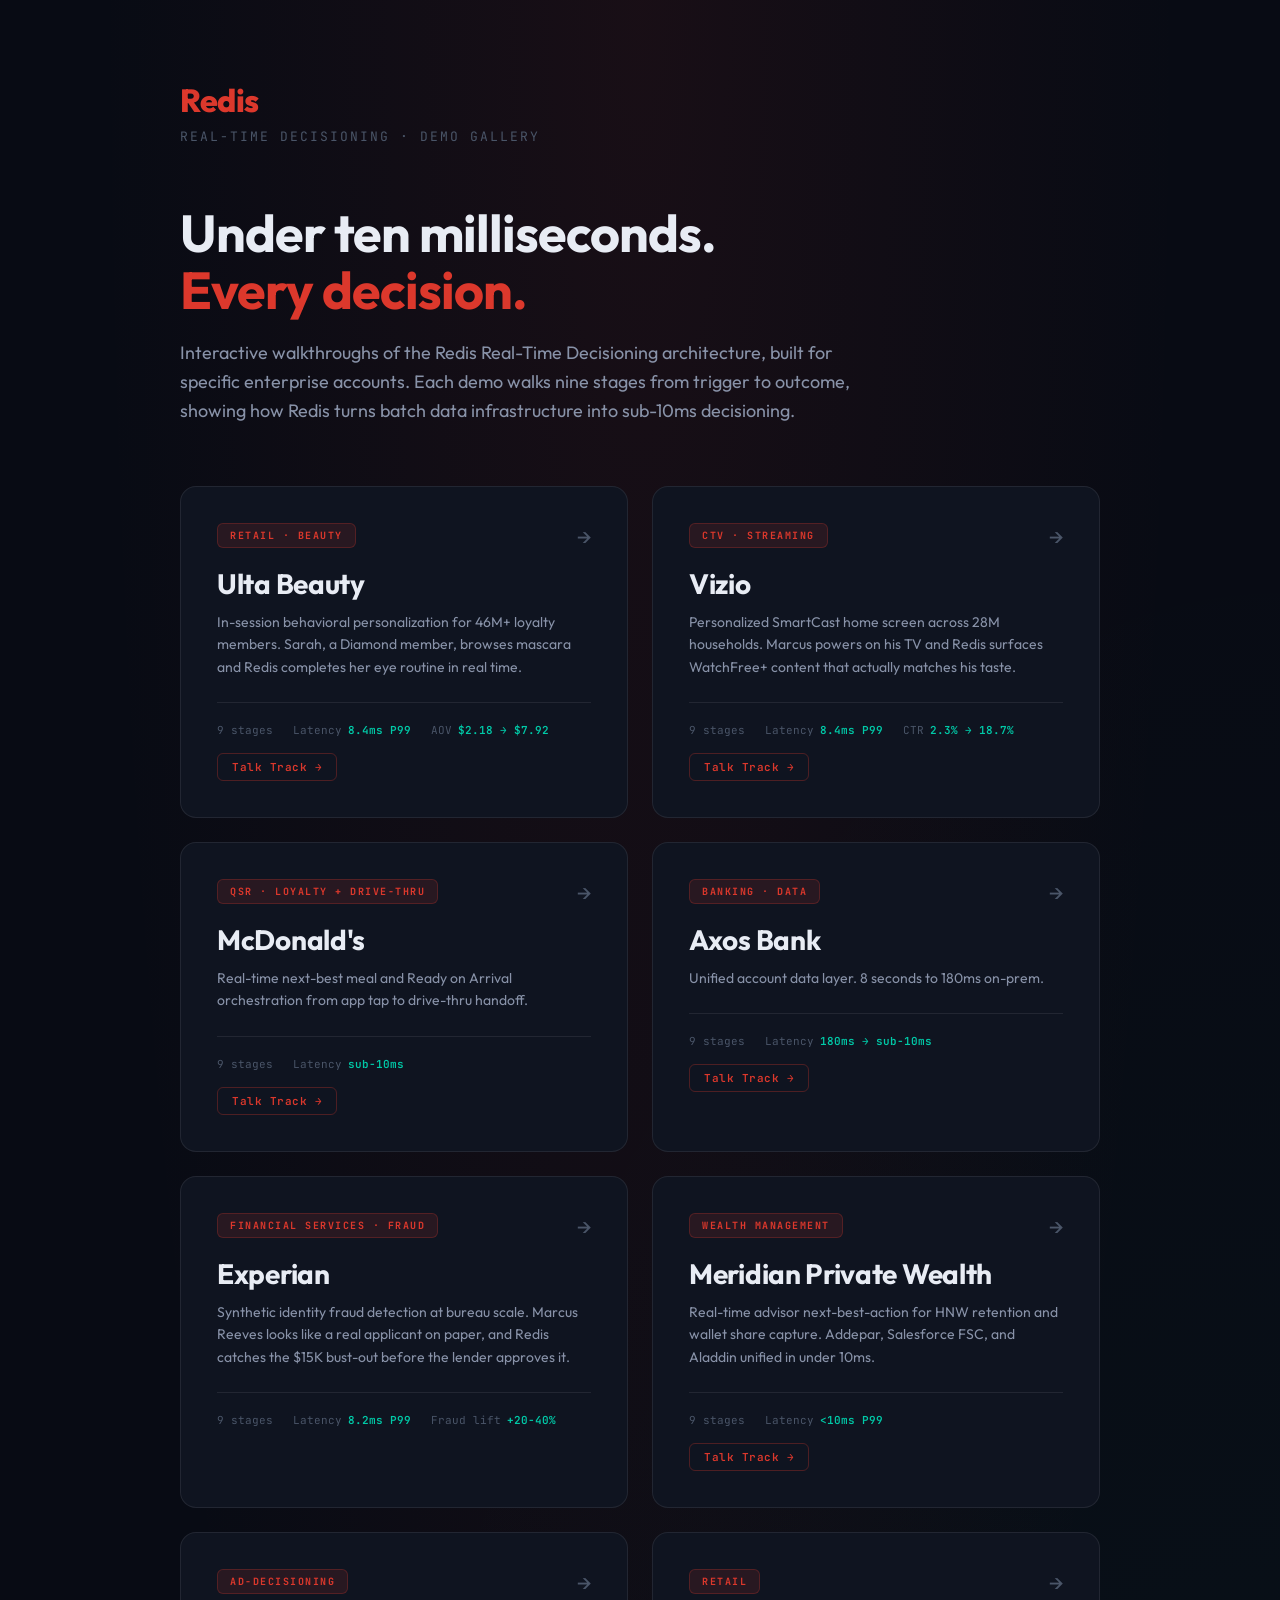
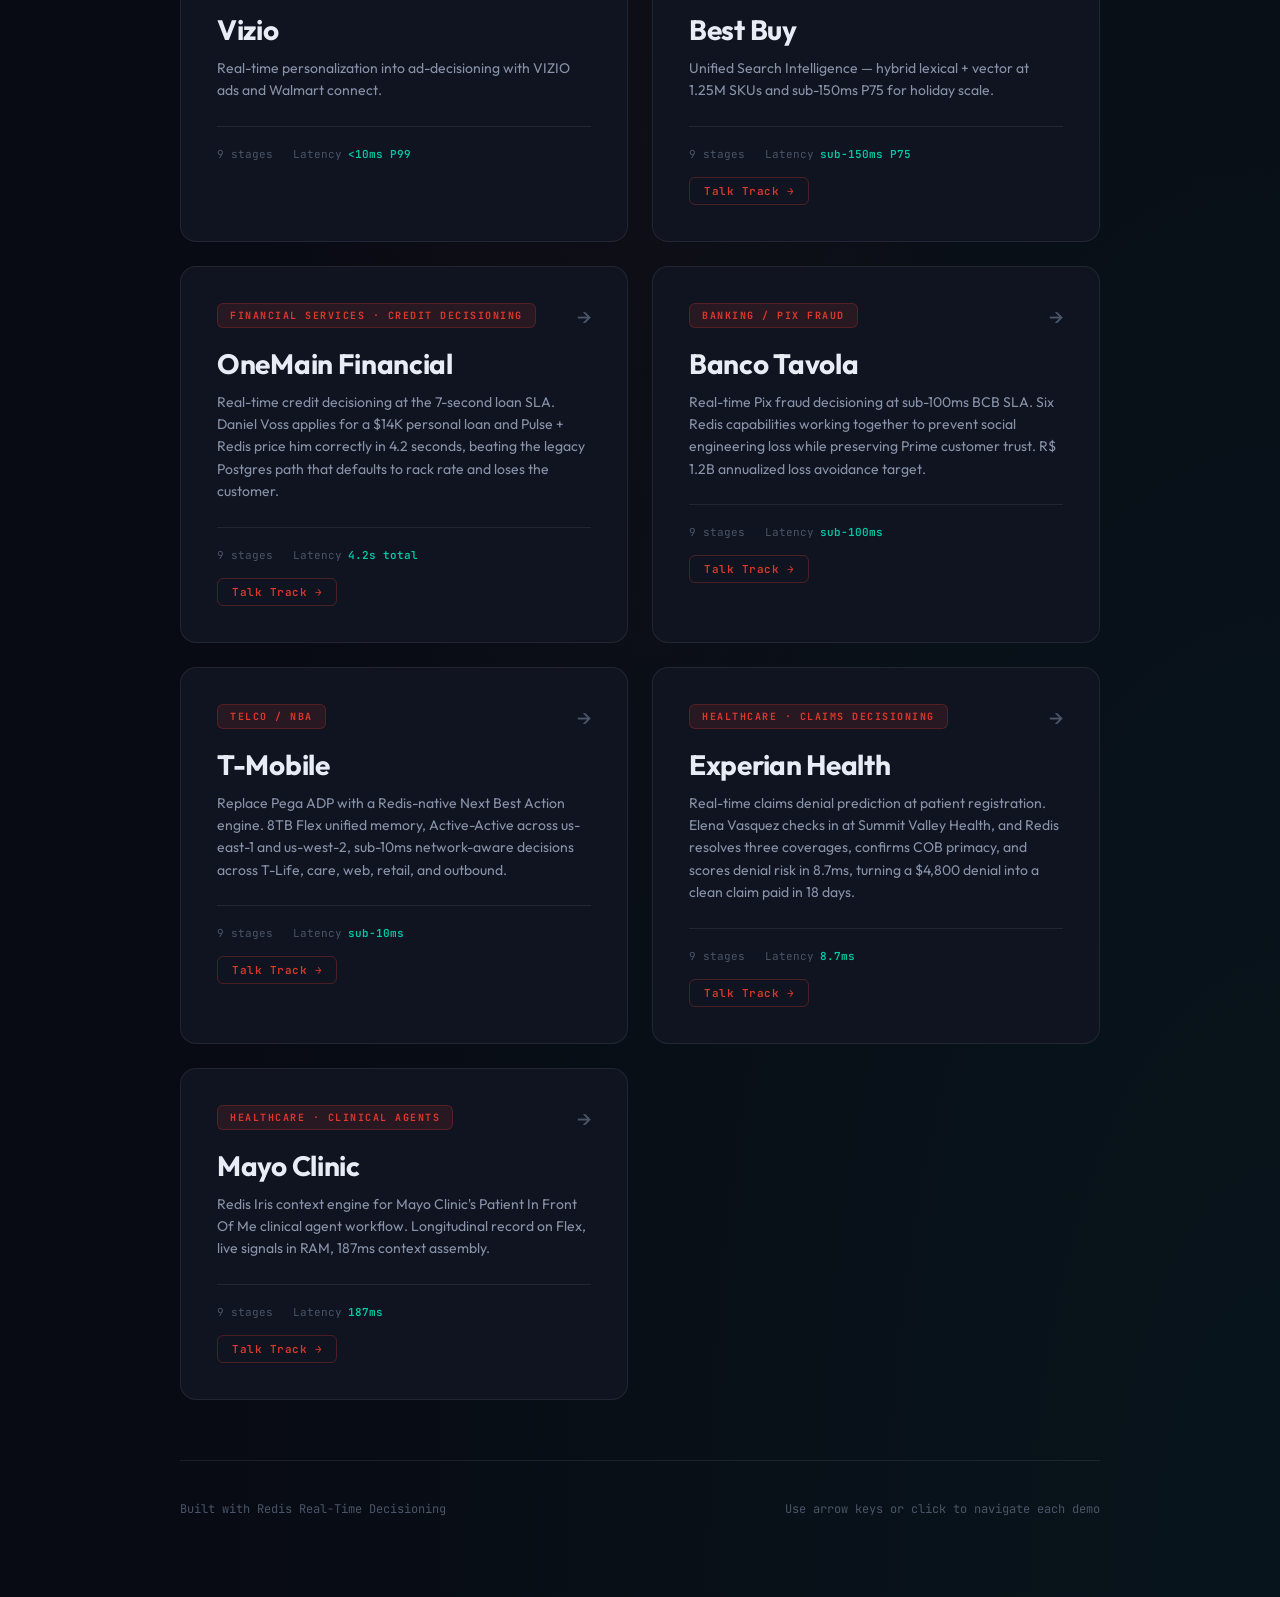
<file: index.html>
<!DOCTYPE html>
<html lang="en">
<head>
<meta charset="UTF-8">
<meta name="viewport" content="width=device-width, initial-scale=1.0">
<title>Redis Real-Time Decisioning Demos</title>
<link href="https://fonts.googleapis.com/css2?family=JetBrains+Mono:wght@400;600;700&family=Outfit:wght@300;400;600;700;800&display=swap" rel="stylesheet">
<style>
:root {
  --red:#DC382C;--teal:#00C9A7;--bg:#080B14;--bg2:#0F1420;
  --border:rgba(255,255,255,.08);--text:#E8ECF4;--text2:#8892A8;--text3:#4A5568;
  --mono:'JetBrains Mono',monospace;--sans:'Outfit',sans-serif;
}
*{margin:0;padding:0;box-sizing:border-box}
body{font-family:var(--sans);background:var(--bg);color:var(--text);min-height:100vh;
  background-image:radial-gradient(ellipse at top,rgba(220,56,44,.08),transparent 60%),
    radial-gradient(ellipse at bottom right,rgba(0,201,167,.05),transparent 60%)}
.wrap{max-width:1000px;margin:0 auto;padding:80px 40px}
.header{margin-bottom:60px}
.redis-logo{font-size:32px;font-weight:800;color:var(--red);letter-spacing:-.5px;margin-bottom:8px}
.tagline{font-size:13px;color:var(--text3);font-family:var(--mono);text-transform:uppercase;letter-spacing:2px}
.h1{font-size:52px;font-weight:700;line-height:1.1;letter-spacing:-1px;margin:50px 0 20px}
.h1 .accent{color:var(--red)}
.sub{font-size:18px;color:var(--text2);line-height:1.6;max-width:680px;margin-bottom:60px}
.grid{display:grid;grid-template-columns:repeat(auto-fit,minmax(420px,1fr));gap:24px;margin-bottom:60px}
.card{background:var(--bg2);border:1px solid var(--border);border-radius:16px;padding:36px;
  text-decoration:none;color:inherit;transition:all .3s;position:relative;overflow:hidden;display:block}
.card::before{content:'';position:absolute;inset:0;background:radial-gradient(ellipse at top left,rgba(220,56,44,.06),transparent 60%);pointer-events:none;opacity:0;transition:opacity .3s}
.card:hover{border-color:var(--red);transform:translateY(-4px);box-shadow:0 20px 40px rgba(0,0,0,.4)}
.card:hover::before{opacity:1}
.badge{display:inline-block;padding:5px 12px;border-radius:6px;font-family:var(--mono);
  font-size:10px;font-weight:700;letter-spacing:1.5px;text-transform:uppercase;
  background:rgba(220,56,44,.12);color:var(--red);border:1px solid rgba(220,56,44,.25);margin-bottom:18px}
.card h2{font-size:28px;font-weight:700;margin-bottom:10px;letter-spacing:-.3px}
.card p{font-size:14px;color:var(--text2);line-height:1.6;margin-bottom:24px}
.card .meta{display:flex;gap:20px;padding-top:20px;border-top:1px solid var(--border);font-family:var(--mono);font-size:11px;color:var(--text3)}
.card .meta span{display:flex;align-items:center;gap:6px}
.card .meta b{color:var(--teal);font-weight:600}
.card .arrow{position:absolute;top:36px;right:36px;font-size:22px;color:var(--text3);transition:all .3s}
.card:hover .arrow{color:var(--red);transform:translateX(4px)}
.card[onclick]{cursor:pointer}
.talk-track{display:inline-block;margin-top:16px;padding:6px 14px;font-family:var(--mono);font-size:11px;
  font-weight:600;color:var(--red);border:1px solid rgba(220,56,44,.3);border-radius:6px;
  text-decoration:none;letter-spacing:.5px;transition:all .2s}
.talk-track:hover{background:rgba(220,56,44,.12);border-color:var(--red)}
.footer{padding-top:40px;border-top:1px solid var(--border);font-size:12px;color:var(--text3);display:flex;justify-content:space-between;font-family:var(--mono)}
@media(max-width:700px){.wrap{padding:50px 24px}.h1{font-size:38px}.grid{grid-template-columns:1fr}.card{padding:28px}}
</style>
</head>
<body>
<div class="wrap">
  <div class="header">
    <div class="redis-logo">Redis</div>
    <div class="tagline">Real-Time Decisioning &middot; Demo Gallery</div>
  </div>

  <h1 class="h1">Under ten milliseconds.<br><span class="accent">Every decision.</span></h1>
  <p class="sub">Interactive walkthroughs of the Redis Real-Time Decisioning architecture, built for specific enterprise accounts. Each demo walks nine stages from trigger to outcome, showing how Redis turns batch data infrastructure into sub-10ms decisioning.</p>

  <div class="grid">

    <div class="card" onclick="window.location='/ulta'">
      <span class="arrow">&rarr;</span>
      <div class="badge">Retail &middot; Beauty</div>
      <h2>Ulta Beauty</h2>
      <p>In-session behavioral personalization for 46M+ loyalty members. Sarah, a Diamond member, browses mascara and Redis completes her eye routine in real time.</p>
      <div class="meta">
        <span>9 stages</span>
        <span>Latency <b>8.4ms P99</b></span>
        <span>AOV <b>$2.18 &rarr; $7.92</b></span>
      </div>
      <a class="talk-track" href="https://docs.google.com/document/d/1ew6inyAizXOdfxD_Bc8dtM09ckgEfUtz/edit?usp=sharing&ouid=111296792722551249628&rtpof=true&sd=true" target="_blank" rel="noopener" onclick="event.stopPropagation()">Talk Track &rarr;</a>
    </div>

    <div class="card" onclick="window.location='/vizio'">
      <span class="arrow">&rarr;</span>
      <div class="badge">CTV &middot; Streaming</div>
      <h2>Vizio</h2>
      <p>Personalized SmartCast home screen across 28M households. Marcus powers on his TV and Redis surfaces WatchFree+ content that actually matches his taste.</p>
      <div class="meta">
        <span>9 stages</span>
        <span>Latency <b>8.4ms P99</b></span>
        <span>CTR <b>2.3% &rarr; 18.7%</b></span>
      </div>
      <a class="talk-track" href="https://docs.google.com/document/d/1y1dVIGA1ISYsmiH_4BLhe69QGguqCbYv/edit?usp=sharing&ouid=111296792722551249628&rtpof=true&sd=true" target="_blank" rel="noopener" onclick="event.stopPropagation()">Talk Track &rarr;</a>
    </div>

    <div class="card" onclick="window.location='/mcdonalds/'">
      <span class="arrow">&rarr;</span>
      <div class="badge">QSR &middot; Loyalty + Drive-Thru</div>
      <h2>McDonald's</h2>
      <p>Real-time next-best meal and Ready on Arrival orchestration from app tap to drive-thru handoff.</p>
      <div class="meta">
        <span>9 stages</span>
        <span>Latency <b>sub-10ms</b></span>
      </div>
      <a class="talk-track" href="https://docs.google.com/document/d/10ZDdShvkiJLGpHdaPrnS7qupsNNXHsxJ/edit?usp=sharing&ouid=111296792722551249628&rtpof=true&sd=true" target="_blank" rel="noopener" onclick="event.stopPropagation()">Talk Track &rarr;</a>
    </div>
    <div class="card" onclick="window.location='/axos-bank'">
      <span class="arrow">&rarr;</span>
      <div class="badge">Banking &middot; Data</div>
      <h2>Axos Bank</h2>
      <p>Unified account data layer. 8 seconds to 180ms on-prem.</p>
      <div class="meta">
        <span>9 stages</span>
        <span>Latency <b>180ms &rarr; sub-10ms</b></span>
      </div>
      <a class="talk-track" href="https://docs.google.com/document/d/1I17uvoHKVE6U4CQw_6T_WrODuR2_4vJl/edit?usp=drive_link&ouid=111296792722551249628&rtpof=true&sd=true" target="_blank" rel="noopener" onclick="event.stopPropagation()">Talk Track &rarr;</a>
    </div>

<!-- TODO: add talk track button when Experian talk track is ready -->
    <a class="card" href="/experian">
      <span class="arrow">&rarr;</span>
      <div class="badge">Financial Services &middot; Fraud</div>
      <h2>Experian</h2>
      <p>Synthetic identity fraud detection at bureau scale. Marcus Reeves looks like a real applicant on paper, and Redis catches the $15K bust-out before the lender approves it.</p>
      <div class="meta">
        <span>9 stages</span>
        <span>Latency <b>8.2ms P99</b></span>
        <span>Fraud lift <b>+20-40%</b></span>
      </div>
    </a>

    <div class="card" onclick="window.location='/meridian/'">
      <span class="arrow">&rarr;</span>
      <div class="badge">Wealth Management</div>
      <h2>Meridian Private Wealth</h2>
      <p>Real-time advisor next-best-action for HNW retention and wallet share capture. Addepar, Salesforce FSC, and Aladdin unified in under 10ms.</p>
      <div class="meta">
        <span>9 stages</span>
        <span>Latency <b>&lt;10ms P99</b></span>
      </div>
      <a class="talk-track" href="https://docs.google.com/document/d/1nelTOzFOPRZGC9wb-2F_HlkWiPHILWgn/edit?usp=drive_link&ouid=111296792722551249628&rtpof=true&sd=true" target="_blank" rel="noopener" onclick="event.stopPropagation()">Talk Track &rarr;</a>
    </div>

    <a class="card" href="/Vizio_2/">
      <span class="arrow">&rarr;</span>
      <div class="badge">Ad-Decisioning</div>
      <h2>Vizio</h2>
      <p>Real-time personalization into ad-decisioning with VIZIO ads and Walmart connect.</p>
      <div class="meta">
        <span>9 stages</span>
        <span>Latency <b>&lt;10ms P99</b></span>
      </div>
    </a>

    <div class="card" onclick="window.location='/best-buy/'">
      <span class="arrow">&rarr;</span>
      <div class="badge">Retail</div>
      <h2>Best Buy</h2>
      <p>Unified Search Intelligence — hybrid lexical + vector at 1.25M SKUs and sub-150ms P75 for holiday scale.</p>
      <div class="meta">
        <span>9 stages</span>
        <span>Latency <b>sub-150ms P75</b></span>
      </div>
      <a class="talk-track" href="https://docs.google.com/document/d/1RjDLU-1UDW7-P9qMMSQ0H_zgTVR4eeme/edit?usp=sharing&ouid=111296792722551249628&rtpof=true&sd=true" target="_blank" rel="noopener" onclick="event.stopPropagation()">Talk Track &rarr;</a>
    </div>

    <div class="card" onclick="window.location='/onemain/'">
      <span class="arrow">&rarr;</span>
      <div class="badge">Financial Services &middot; Credit Decisioning</div>
      <h2>OneMain Financial</h2>
      <p>Real-time credit decisioning at the 7-second loan SLA. Daniel Voss applies for a $14K personal loan and Pulse + Redis price him correctly in 4.2 seconds, beating the legacy Postgres path that defaults to rack rate and loses the customer.</p>
      <div class="meta">
        <span>9 stages</span>
        <span>Latency <b>4.2s total</b></span>
      </div>
      <a class="talk-track" href="https://docs.google.com/document/d/17hBBofzeAlPSZDjmKE4s6qj9g6NDt_1d/edit?usp=sharing&ouid=111296792722551249628&rtpof=true&sd=true" target="_blank" rel="noopener" onclick="event.stopPropagation()">Talk Track &rarr;</a>
    </div>

    <div class="card" onclick="window.location='/banco-tavola/'">
      <span class="arrow">&rarr;</span>
      <div class="badge">Banking / Pix Fraud</div>
      <h2>Banco Tavola</h2>
      <p>Real-time Pix fraud decisioning at sub-100ms BCB SLA. Six Redis capabilities working together to prevent social engineering loss while preserving Prime customer trust. R$ 1.2B annualized loss avoidance target.</p>
      <div class="meta">
        <span>9 stages</span>
        <span>Latency <b>sub-100ms</b></span>
      </div>
      <a class="talk-track" href="https://docs.google.com/document/d/1QJ7VLTn610l_5gdqT49Vqfad7xXpt7Sz/edit?usp=sharing&ouid=111296792722551249628&rtpof=true&sd=true" target="_blank" rel="noopener" onclick="event.stopPropagation()">Talk Track &rarr;</a>
    </div>

    <div class="card" onclick="window.location='/tmobile-nba/'">
      <span class="arrow">&rarr;</span>
      <div class="badge">Telco / NBA</div>
      <h2>T-Mobile</h2>
      <p>Replace Pega ADP with a Redis-native Next Best Action engine. 8TB Flex unified memory, Active-Active across us-east-1 and us-west-2, sub-10ms network-aware decisions across T-Life, care, web, retail, and outbound.</p>
      <div class="meta">
        <span>9 stages</span>
        <span>Latency <b>sub-10ms</b></span>
      </div>
      <a class="talk-track" href="https://docs.google.com/document/d/12TWGNAJ1RIbbSc2yxLdfNZtBdpU4k1KQ/edit?usp=sharing&ouid=111296792722551249628&rtpof=true&sd=true" target="_blank" rel="noopener" onclick="event.stopPropagation()">Talk Track &rarr;</a>
    </div>

    <div class="card" onclick="window.location='/experian-health/'">
      <span class="arrow">&rarr;</span>
      <div class="badge">Healthcare &middot; Claims Decisioning</div>
      <h2>Experian Health</h2>
      <p>Real-time claims denial prediction at patient registration. Elena Vasquez checks in at Summit Valley Health, and Redis resolves three coverages, confirms COB primacy, and scores denial risk in 8.7ms, turning a $4,800 denial into a clean claim paid in 18 days.</p>
      <div class="meta">
        <span>9 stages</span>
        <span>Latency <b>8.7ms</b></span>
      </div>
      <a class="talk-track" href="https://docs.google.com/document/d/1JBEGEUbUuBoKR8oQYb1bHzJeKepbI8mo/edit?usp=sharing&ouid=111296792722551249628&rtpof=true&sd=true" target="_blank" rel="noopener" onclick="event.stopPropagation()">Talk Track &rarr;</a>
    </div>

    <div class="card" onclick="window.location='/mayo-clinic/'">
      <span class="arrow">&rarr;</span>
      <div class="badge">Healthcare &middot; Clinical Agents</div>
      <h2>Mayo Clinic</h2>
      <p>Redis Iris context engine for Mayo Clinic's Patient In Front Of Me clinical agent workflow. Longitudinal record on Flex, live signals in RAM, 187ms context assembly.</p>
      <div class="meta">
        <span>9 stages</span>
        <span>Latency <b>187ms</b></span>
      </div>
      <a class="talk-track" href="https://docs.google.com/document/d/1bb_tedkj4vhiixtXJtQKUfUSTF1IosSk/edit?usp=sharing&ouid=111296792722551249628&rtpof=true&sd=true" target="_blank" rel="noopener" onclick="event.stopPropagation()">Talk Track &rarr;</a>
    </div>

  </div>

  <div class="footer">
    <span>Built with Redis Real-Time Decisioning</span>
    <span>Use arrow keys or click to navigate each demo</span>
  </div>
</div>
</body>
</html>
</file>
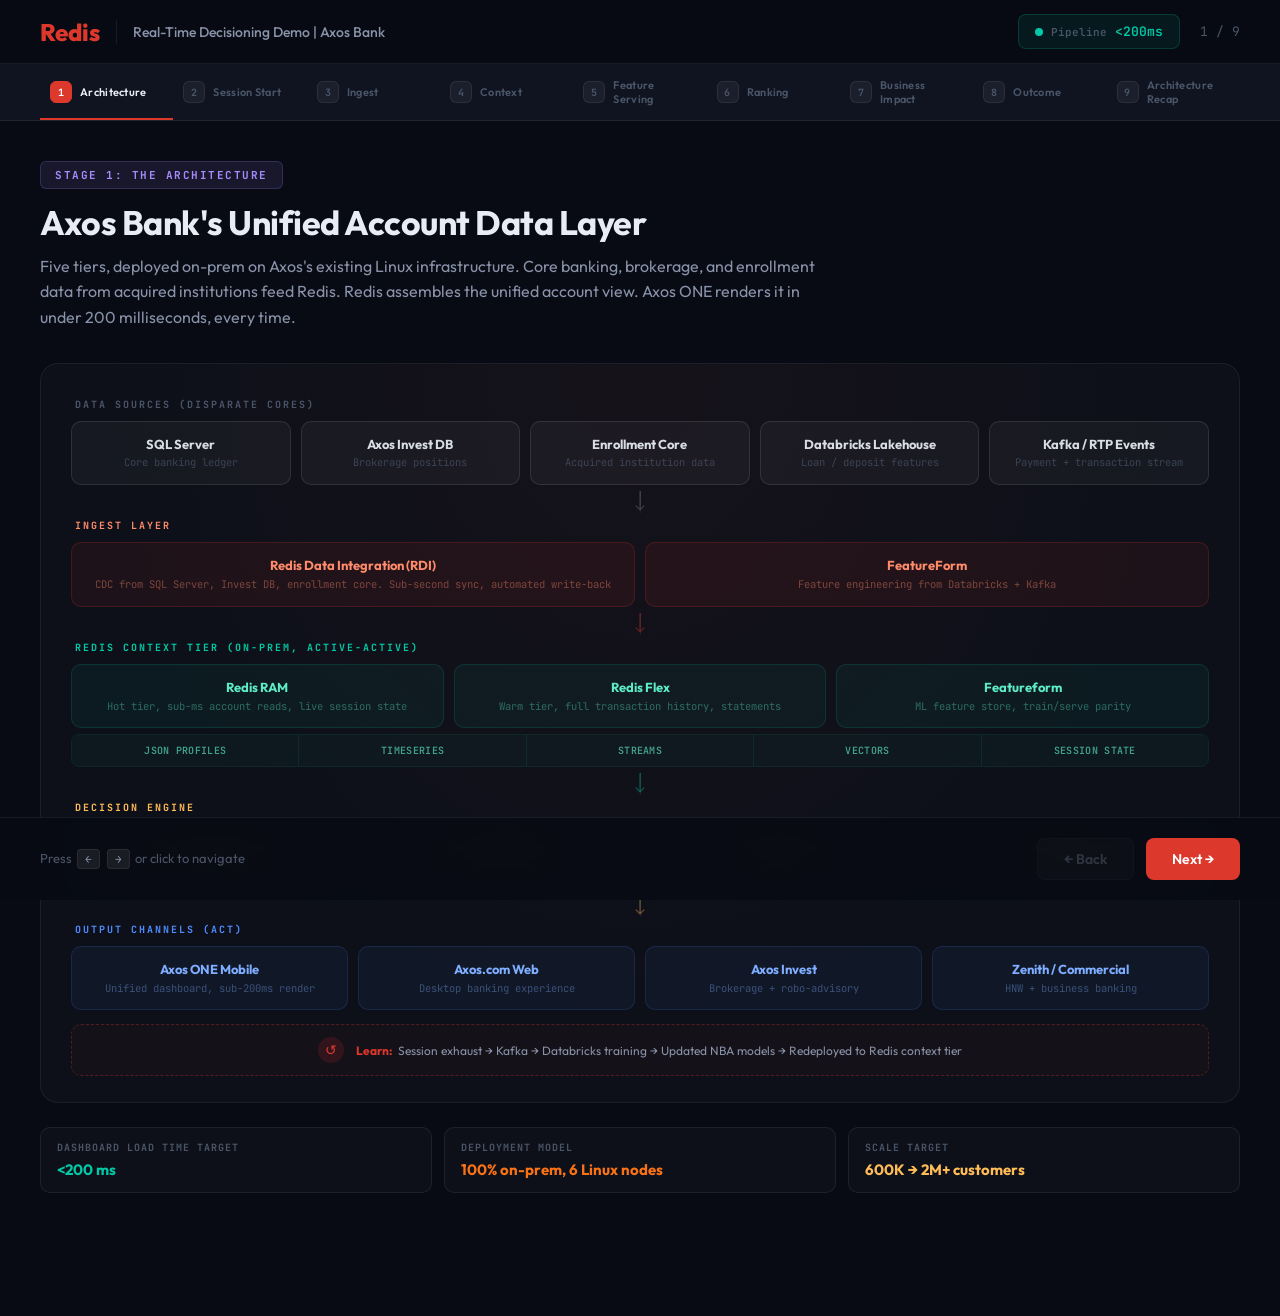
<file: axos-bank/index.html>
<!DOCTYPE html>
<html lang="en">
<head>
<meta charset="UTF-8">
<meta name="viewport" content="width=device-width, initial-scale=1.0">
<title>Redis Real-Time Decisioning Demo | Axos Bank</title>
<link rel="preconnect" href="https://fonts.googleapis.com">
<link href="https://fonts.googleapis.com/css2?family=JetBrains+Mono:wght@400;500;600;700&family=Outfit:wght@300;400;500;600;700;800&display=swap" rel="stylesheet">
<style>
:root {
  --red:#DC382C;--teal:#00C9A7;--blue:#4F8CFF;--amber:#FFBC57;--purple:#A78BFA;
  --axos-blue:#003B6F;--axos-gold:#B8941F;--axos-bg:#0B1626;--axos-card:#0F1D32;--axos-border:rgba(122,180,255,.12);
  --bg:#080B14;--bg2:#0F1420;--bg3:#161C2A;--border:rgba(255,255,255,.07);
  --text:#E8ECF4;--text2:#8892A8;--text3:#4A5568;
  --mono:'JetBrains Mono',monospace;--sans:'Outfit',sans-serif;
  --orange:#F97316;
}
*{margin:0;padding:0;box-sizing:border-box}
body{font-family:var(--sans);background:var(--bg);color:var(--text);overflow-x:hidden;min-height:100vh}
.topbar{display:flex;align-items:center;justify-content:space-between;padding:14px 40px;border-bottom:1px solid var(--border);background:rgba(8,11,20,.95);backdrop-filter:blur(20px);position:sticky;top:0;z-index:50}
.topbar-left{display:flex;align-items:center;gap:16px}
.redis-logo{font-size:24px;font-weight:800;color:var(--red)}
.topbar-divider{width:1px;height:24px;background:var(--border)}
.topbar-title{font-size:14px;color:var(--text2);font-weight:500}
.topbar-right{display:flex;align-items:center;gap:20px}
.latency-display{display:flex;align-items:center;gap:8px;padding:8px 16px;border-radius:8px;background:rgba(0,201,167,.08);border:1px solid rgba(0,201,167,.2);font-family:var(--mono);font-size:13px;font-weight:600}
.latency-dot{width:8px;height:8px;border-radius:50%;background:var(--teal);animation:blink 1.5s infinite}
@keyframes blink{0%,100%{opacity:1}50%{opacity:.3}}
.latency-value{color:var(--teal)}
.latency-label{color:var(--text3);font-size:11px}
.stage-counter{font-size:13px;color:var(--text3);font-family:var(--mono)}
.progress-track{display:flex;gap:0;padding:0 40px;background:var(--bg2);border-bottom:1px solid var(--border);overflow-x:auto}
.progress-step{flex:1;min-width:110px;padding:14px 10px;display:flex;align-items:center;gap:8px;font-size:11px;font-weight:600;color:var(--text3);letter-spacing:.3px;position:relative;transition:all .4s;cursor:pointer}
.progress-step::after{content:'';position:absolute;bottom:0;left:0;right:0;height:2px;background:var(--red);transform:scaleX(0);transition:transform .5s cubic-bezier(.4,0,.2,1)}
.progress-step.active{color:var(--text)}.progress-step.active::after{transform:scaleX(1)}
.progress-step.done{color:var(--teal)}.progress-step.done::after{transform:scaleX(1);background:var(--teal)}
.step-num{width:22px;height:22px;border-radius:6px;display:flex;align-items:center;justify-content:center;font-size:10px;font-weight:700;background:rgba(255,255,255,.05);border:1px solid var(--border);transition:all .4s;font-family:var(--mono);flex-shrink:0}
.progress-step.active .step-num{background:var(--red);border-color:var(--red);color:#fff}
.progress-step.done .step-num{background:var(--teal);border-color:var(--teal);color:#fff}
.stage-viewport{min-height:calc(100vh - 120px);display:flex;flex-direction:column;padding:40px}
.stage-content{display:none;flex:1;animation:fadeUp .6s cubic-bezier(.4,0,.2,1) forwards}
.stage-content.active{display:flex;flex-direction:column}
@keyframes fadeUp{from{opacity:0;transform:translateY(20px)}to{opacity:1;transform:translateY(0)}}
.stage-header{margin-bottom:32px}
.stage-badge{display:inline-flex;align-items:center;gap:8px;padding:6px 14px;border-radius:6px;font-size:11px;font-weight:700;letter-spacing:1.5px;text-transform:uppercase;margin-bottom:14px;font-family:var(--mono)}
.badge-arch{background:rgba(167,139,250,.1);color:var(--purple);border:1px solid rgba(167,139,250,.2)}
.badge-trigger{background:rgba(249,115,22,.1);color:var(--orange);border:1px solid rgba(249,115,22,.2)}
.badge-ingest{background:rgba(220,56,44,.1);color:var(--red);border:1px solid rgba(220,56,44,.2)}
.badge-context{background:rgba(0,201,167,.1);color:var(--teal);border:1px solid rgba(0,201,167,.2)}
.badge-features{background:rgba(79,140,255,.1);color:var(--blue);border:1px solid rgba(79,140,255,.2)}
.badge-ranking{background:rgba(79,140,255,.1);color:var(--blue);border:1px solid rgba(79,140,255,.2)}
.badge-revenue{background:rgba(255,188,87,.1);color:var(--amber);border:1px solid rgba(255,188,87,.2)}
.badge-outcome{background:rgba(167,139,250,.1);color:var(--purple);border:1px solid rgba(167,139,250,.2)}
.stage-title{font-size:34px;font-weight:700;line-height:1.2;letter-spacing:-.5px;margin-bottom:10px}
.stage-subtitle{font-size:16px;color:var(--text2);line-height:1.6;max-width:780px}
.component-tag{display:inline-flex;align-items:center;gap:6px;padding:4px 12px;border-radius:5px;font-size:12px;font-weight:600;font-family:var(--mono);background:rgba(220,56,44,.1);color:var(--red);border:1px solid rgba(220,56,44,.15);margin-right:8px;margin-top:12px}
.viz-area{flex:1;display:flex;gap:24px;align-items:stretch}
.viz-panel{flex:1;border-radius:14px;background:var(--bg2);border:1px solid var(--border);padding:26px;position:relative;overflow:hidden}
.viz-panel::before{content:'';position:absolute;top:0;left:0;right:0;bottom:0;background:radial-gradient(ellipse at 50% 0%,rgba(220,56,44,.03) 0%,transparent 70%);pointer-events:none}
.viz-panel-title{font-size:12px;font-weight:700;letter-spacing:1.5px;text-transform:uppercase;color:var(--text3);margin-bottom:18px;font-family:var(--mono)}
.data-rows{display:flex;flex-direction:column;gap:9px}
.data-row{display:flex;align-items:center;justify-content:space-between;padding:11px 15px;border-radius:8px;background:rgba(255,255,255,.025);border:1px solid var(--border);animation:slideIn .5s cubic-bezier(.4,0,.2,1) forwards;opacity:0;gap:12px}
.data-row:nth-child(1){animation-delay:.1s}.data-row:nth-child(2){animation-delay:.18s}.data-row:nth-child(3){animation-delay:.26s}.data-row:nth-child(4){animation-delay:.34s}.data-row:nth-child(5){animation-delay:.42s}.data-row:nth-child(6){animation-delay:.5s}.data-row:nth-child(7){animation-delay:.58s}
@keyframes slideIn{from{opacity:0;transform:translateX(-12px)}to{opacity:1;transform:translateX(0)}}
.data-label{font-size:13px;color:var(--text2);font-weight:500}
.data-value{font-size:12px;font-weight:600;color:var(--text);font-family:var(--mono);text-align:right}
.data-value.red{color:var(--red)}.data-value.teal{color:var(--teal)}.data-value.amber{color:var(--amber)}.data-value.blue{color:var(--blue)}.data-value.orange{color:var(--orange)}.data-value.purple{color:var(--purple)}
.flow-container{display:flex;flex-direction:column;gap:12px}
.flow-item{display:flex;align-items:center;gap:14px;padding:13px 16px;border-radius:10px;background:rgba(255,255,255,.025);border:1px solid var(--border);opacity:0;animation:flowIn .6s forwards}
.flow-item:nth-child(1){animation-delay:.1s}.flow-item:nth-child(2){animation-delay:.2s}.flow-item:nth-child(3){animation-delay:.3s}.flow-item:nth-child(4){animation-delay:.4s}.flow-item:nth-child(5){animation-delay:.5s}.flow-item:nth-child(6){animation-delay:.6s}
@keyframes flowIn{from{opacity:0;transform:translateY(10px)}to{opacity:1;transform:translateY(0)}}
.flow-icon{width:42px;height:42px;border-radius:8px;display:flex;align-items:center;justify-content:center;font-size:11px;font-weight:800;flex-shrink:0;font-family:var(--mono);letter-spacing:-.5px}
.flow-source{font-size:13px;font-weight:700}.flow-detail{font-size:11px;color:var(--text3);margin-top:2px}
.flow-arrow{color:var(--red);font-size:16px;margin-left:auto;animation:pulseArrow 1.5s infinite}
@keyframes pulseArrow{0%,100%{opacity:1;transform:translateX(0)}50%{opacity:.5;transform:translateX(4px)}}
.cat-bar{display:flex;height:8px;border-radius:4px;overflow:hidden;margin-top:6px;margin-bottom:4px}
.cat-bar div{height:100%}
.cat-label{display:flex;justify-content:space-between;font-size:10px;color:var(--text3);font-family:var(--mono)}
.guest-card{display:flex;align-items:center;gap:18px;padding:18px 22px;border-radius:12px;background:rgba(255,255,255,.03);border:1px solid var(--border);margin-bottom:20px;animation:fadeUp .6s forwards}
.guest-avatar{width:52px;height:52px;border-radius:12px;background:linear-gradient(135deg,var(--axos-blue),#0055A4);display:flex;align-items:center;justify-content:center;font-size:20px;font-weight:700;color:#fff;flex-shrink:0}
.guest-name{font-size:17px;font-weight:700}.guest-detail{font-size:12px;color:var(--text2);margin-top:2px}
.guest-badge{margin-left:auto;padding:5px 12px;border-radius:5px;font-size:11px;font-weight:700;font-family:var(--mono);background:rgba(184,148,31,.15);color:var(--axos-gold);border:1px solid rgba(184,148,31,.25)}
/* Content cards for ranking */
.content-grid{display:grid;grid-template-columns:repeat(3,1fr);gap:14px}
.content-card{border-radius:12px;padding:18px;background:rgba(255,255,255,.025);border:1px solid var(--border);opacity:0;animation:offerPop .5s forwards;transition:all .3s}
.content-card:nth-child(1){animation-delay:.15s}.content-card:nth-child(2){animation-delay:.3s}.content-card:nth-child(3){animation-delay:.45s}
@keyframes offerPop{from{opacity:0;transform:scale(.96)}to{opacity:1;transform:scale(1)}}
.content-card.winner{border-color:var(--teal);background:rgba(0,201,167,.05);box-shadow:0 0 24px rgba(0,201,167,.08)}
.content-rank{font-family:var(--mono);font-size:10px;font-weight:700;color:var(--text3);margin-bottom:8px;letter-spacing:1px;text-transform:uppercase}
.content-card.winner .content-rank{color:var(--teal)}
.content-title{font-size:15px;font-weight:700;margin-bottom:4px}
.content-meta{font-size:11px;color:var(--text3);margin-bottom:12px}
.content-source{display:inline-block;padding:3px 8px;border-radius:4px;font-size:10px;font-weight:700;font-family:var(--mono);margin-bottom:10px}
.src-heloc{background:rgba(0,201,167,.15);color:var(--teal)}
.src-axos1{background:rgba(79,140,255,.15);color:var(--blue)}
.src-cd{background:rgba(255,188,87,.15);color:var(--amber)}
.score-bar{height:5px;border-radius:3px;background:rgba(255,255,255,.06);overflow:hidden;margin-top:8px}
.score-fill{height:100%;border-radius:3px;animation:scoreFill 1s cubic-bezier(.4,0,.2,1) forwards;animation-delay:.7s;width:0}
@keyframes scoreFill{to{width:var(--score)}}
.score-label{display:flex;justify-content:space-between;margin-top:6px;font-size:10px;font-family:var(--mono);color:var(--text3)}
/* Revenue stage */
.rev-compare{display:grid;grid-template-columns:1fr auto 1fr;gap:20px;align-items:center;margin-top:16px}
.rev-card{padding:22px;border-radius:12px;text-align:center}
.rev-card.before{background:rgba(255,255,255,.03);border:1px solid var(--border)}
.rev-card.after{background:rgba(0,201,167,.05);border:1px solid rgba(0,201,167,.2)}
.rev-value{font-family:var(--mono);font-size:36px;font-weight:700;line-height:1;margin-bottom:6px}
.rev-label{font-size:12px;color:var(--text3)}
.rev-arrow{font-size:28px;color:var(--teal);animation:pulseArrow 1.5s infinite}
/* ── ARCHITECTURE ── */
.arch-wrap{flex:1;display:flex;flex-direction:column;gap:18px}
.arch-frame{flex:1;background:rgba(255,255,255,.025);border:1px solid rgba(255,255,255,.06);border-radius:18px;padding:34px 30px 26px;position:relative;overflow:hidden}
.arch-frame::before{content:'';position:absolute;inset:0;background:radial-gradient(ellipse at 50% 0%,rgba(220,56,44,.04),transparent 65%);pointer-events:none}
.arch-tier{position:relative;z-index:2}
.arch-tier-label{font-family:var(--mono);font-size:10px;font-weight:700;letter-spacing:2px;text-transform:uppercase;margin-bottom:10px;padding-left:4px}
.arch-tier-row{display:flex;gap:10px;align-items:stretch;flex-wrap:wrap}
.arch-node{flex:1;border-radius:10px;padding:14px 14px;text-align:center;border:1px solid;min-height:64px;display:flex;flex-direction:column;justify-content:center;min-width:120px;transition:all .25s}
.arch-node:hover{transform:translateY(-2px)}
.arch-node h4{font-size:13px;font-weight:700;margin-bottom:3px;line-height:1.3}
.arch-node p{font-size:10.5px;line-height:1.4;opacity:.7;font-family:var(--mono)}
.tier-source .arch-tier-label{color:var(--text3)}
.tier-source .arch-node{background:rgba(255,255,255,.04);border-color:rgba(255,255,255,.1)}
.tier-source .arch-node:hover{border-color:rgba(255,255,255,.25)}
.tier-source .arch-node h4{color:#D8DCE4}
.tier-source .arch-node p{color:var(--text3)}
.tier-ingest .arch-tier-label{color:#FF8B6A}
.tier-ingest .arch-node{background:rgba(220,56,44,.08);border-color:rgba(220,56,44,.2)}
.tier-ingest .arch-node:hover{border-color:rgba(220,56,44,.5);background:rgba(220,56,44,.12)}
.tier-ingest .arch-node h4{color:#FF8B6A}
.tier-ingest .arch-node p{color:rgba(255,139,106,.6)}
.tier-context .arch-tier-label{color:var(--teal)}
.tier-context .arch-node{background:rgba(0,201,167,.06);border-color:rgba(0,201,167,.15)}
.tier-context .arch-node:hover{border-color:rgba(0,201,167,.4);background:rgba(0,201,167,.1)}
.tier-context .arch-node h4{color:#5EECC8}
.tier-context .arch-node p{color:rgba(94,236,200,.55)}
.tier-decide .arch-tier-label{color:var(--amber)}
.tier-decide .arch-node{background:rgba(255,188,87,.06);border-color:rgba(255,188,87,.15)}
.tier-decide .arch-node:hover{border-color:rgba(255,188,87,.4);background:rgba(255,188,87,.1)}
.tier-decide .arch-node h4{color:var(--amber)}
.tier-decide .arch-node p{color:rgba(255,188,87,.55)}
.tier-act .arch-tier-label{color:var(--blue)}
.tier-act .arch-node{background:rgba(79,140,255,.06);border-color:rgba(79,140,255,.15)}
.tier-act .arch-node:hover{border-color:rgba(79,140,255,.4);background:rgba(79,140,255,.1)}
.tier-act .arch-node h4{color:#7FADFF}
.tier-act .arch-node p{color:rgba(127,173,255,.55)}
.arch-flow-arrow{display:flex;align-items:center;justify-content:center;height:22px;position:relative;margin:6px 0}
.arch-flow-arrow::before{content:'';width:1px;height:100%;background:linear-gradient(to bottom,rgba(255,255,255,.1),rgba(255,255,255,.05))}
.arch-flow-arrow svg{position:absolute;top:50%;left:50%;transform:translate(-50%,-50%)}
.arch-data-strip{display:flex;gap:0;margin-top:6px;border-radius:8px;overflow:hidden;border:1px solid rgba(0,201,167,.12)}
.arch-data-chip{flex:1;padding:9px 8px;text-align:center;font-size:10px;font-weight:600;color:rgba(94,236,200,.65);background:rgba(0,201,167,.04);border-right:1px solid rgba(0,201,167,.1);font-family:var(--mono);letter-spacing:.3px;text-transform:uppercase}
.arch-data-chip:last-child{border-right:none}
.arch-feedback{margin-top:14px;padding:12px 18px;border-radius:10px;border:1px dashed rgba(220,56,44,.3);background:rgba(220,56,44,.04);display:flex;align-items:center;justify-content:center;gap:12px;font-size:12px;color:var(--text2)}
.arch-feedback-icon{width:26px;height:26px;border-radius:50%;background:rgba(220,56,44,.15);display:flex;align-items:center;justify-content:center;font-size:14px;color:var(--red);flex-shrink:0}
.arch-callouts{display:grid;grid-template-columns:repeat(3,1fr);gap:12px;margin-top:6px}
.arch-callout{padding:13px 16px;border-radius:10px;background:rgba(255,255,255,.025);border:1px solid var(--border)}
.arch-callout-label{font-family:var(--mono);font-size:10px;font-weight:700;letter-spacing:1px;text-transform:uppercase;color:var(--text3);margin-bottom:6px}
.arch-callout-value{font-size:15px;font-weight:700;color:var(--text)}
.arch-callout-value.teal{color:var(--teal)}
.arch-callout-value.orange{color:var(--orange)}
.arch-callout-value.amber{color:var(--amber)}
/* Feature serving */
.feat-grid{display:grid;grid-template-columns:repeat(2,1fr);gap:14px}
.feat-card{padding:16px 18px;border-radius:10px;background:rgba(255,255,255,.025);border:1px solid var(--border);opacity:0;animation:offerPop .5s forwards}
.feat-card:nth-child(1){animation-delay:.1s}.feat-card:nth-child(2){animation-delay:.2s}.feat-card:nth-child(3){animation-delay:.3s}.feat-card:nth-child(4){animation-delay:.4s}.feat-card:nth-child(5){animation-delay:.5s}.feat-card:nth-child(6){animation-delay:.6s}
.feat-name{font-family:var(--mono);font-size:11px;font-weight:700;color:var(--blue);margin-bottom:4px;letter-spacing:.5px}
.feat-desc{font-size:11px;color:var(--text3);margin-bottom:8px;line-height:1.45}
.feat-value-row{display:flex;align-items:center;justify-content:space-between;padding-top:8px;border-top:1px solid var(--border)}
.feat-value{font-family:var(--mono);font-size:12px;font-weight:700;color:var(--text)}
.feat-latency{font-family:var(--mono);font-size:10px;color:var(--teal)}
/* Axos mobile mockup */
.axos-phone{background:var(--axos-bg);border-radius:22px;border:2px solid #1a2a40;overflow:hidden;position:relative;max-width:100%}
.axos-topnav{padding:18px 22px 14px;display:flex;align-items:center;justify-content:space-between;background:var(--axos-blue);border-bottom:1px solid rgba(255,255,255,.05)}
.axos-logo{font-size:15px;font-weight:800;letter-spacing:.5px;color:#fff}
.axos-logo span{color:var(--axos-gold)}
.axos-avatar{width:30px;height:30px;border-radius:50%;background:rgba(255,255,255,.15);display:flex;align-items:center;justify-content:center;font-size:11px;font-weight:700;color:#fff}
.axos-greeting{padding:18px 22px 8px;font-size:13px;color:var(--text2);font-weight:500}
.axos-greeting strong{color:#fff}
.axos-hero{margin:4px 22px 16px;padding:20px;border-radius:14px;background:linear-gradient(135deg,var(--axos-blue),#0055A4);border:1px solid rgba(184,148,31,.15)}
.axos-hero-label{font-size:10px;font-weight:700;letter-spacing:1.5px;text-transform:uppercase;color:rgba(255,255,255,.6);margin-bottom:8px;font-family:var(--mono)}
.axos-hero-value{font-family:var(--mono);font-size:30px;font-weight:700;color:#fff;line-height:1;margin-bottom:6px}
.axos-hero-change{font-size:11px;color:var(--axos-gold);font-weight:600}
.axos-section-title{padding:0 22px 10px;font-size:10px;font-weight:700;letter-spacing:1.5px;text-transform:uppercase;color:var(--text3);font-family:var(--mono);margin-top:4px}
.axos-acct-list{padding:0 22px;display:flex;flex-direction:column;gap:8px}
.axos-acct{padding:13px 15px;border-radius:10px;background:rgba(255,255,255,.04);border:1px solid rgba(255,255,255,.06);display:flex;align-items:center;justify-content:between;gap:10px}
.axos-acct-icon{width:32px;height:32px;border-radius:8px;display:flex;align-items:center;justify-content:center;font-size:10px;font-weight:700;font-family:var(--mono);flex-shrink:0}
.axos-acct-info{flex:1}
.axos-acct-name{font-size:12px;font-weight:600;color:#fff;margin-bottom:2px}
.axos-acct-num{font-size:10px;color:var(--text3);font-family:var(--mono)}
.axos-acct-bal{font-family:var(--mono);font-size:13px;font-weight:700;color:#fff;text-align:right}
.axos-nba{margin:18px 22px 22px;padding:16px;border-radius:12px;background:rgba(0,201,167,.06);border:1px solid rgba(0,201,167,.2)}
.axos-nba-label{font-size:9px;font-weight:700;letter-spacing:1.5px;text-transform:uppercase;color:var(--teal);margin-bottom:6px;font-family:var(--mono)}
.axos-nba-title{font-size:13px;font-weight:700;color:#fff;margin-bottom:4px}
.axos-nba-desc{font-size:11px;color:var(--text2);line-height:1.4}
/* Generic (slow) variant */
.axos-phone.slow{border-color:#2a2a2a}
.axos-phone.slow .axos-topnav{background:#1a1a1a}
.axos-phone.slow .axos-hero{background:#161616;border-color:rgba(255,255,255,.04)}
.axos-phone.slow .axos-hero-value{color:var(--text3)}
.axos-phone.slow .axos-hero-change{color:var(--text3)}
.axos-spinner{display:inline-block;width:18px;height:18px;border:2px solid rgba(255,255,255,.1);border-top-color:var(--text3);border-radius:50%;animation:spin 1s linear infinite;vertical-align:middle;margin-right:8px}
@keyframes spin{to{transform:rotate(360deg)}}
.axos-loading{font-family:var(--mono);font-size:11px;color:var(--text3);padding:10px 0}
.outcome-split{display:grid;grid-template-columns:1fr 1fr;gap:24px}
.outcome-col{display:flex;flex-direction:column;gap:14px}
.outcome-header{padding:10px 16px;border-radius:8px;font-size:12px;font-weight:700;letter-spacing:1px;text-transform:uppercase;font-family:var(--mono);text-align:center}
.outcome-header.generic{background:rgba(255,255,255,.04);color:var(--text3);border:1px solid var(--border)}
.outcome-header.personalized{background:rgba(0,201,167,.08);color:var(--teal);border:1px solid rgba(0,201,167,.2)}
.outcome-metrics{display:flex;gap:16px;padding:16px;border-radius:10px}
.outcome-metrics.generic-m{background:rgba(255,255,255,.03);border:1px solid var(--border)}
.outcome-metrics.personalized-m{background:rgba(0,201,167,.05);border:1px solid rgba(0,201,167,.15)}
.outcome-metric{flex:1;text-align:center}
.outcome-metric-value{font-family:var(--mono);font-size:22px;font-weight:700;line-height:1}
.generic-m .outcome-metric-value{color:var(--text3)}
.personalized-m .outcome-metric-value{color:var(--teal)}
.outcome-metric-label{font-size:10px;color:var(--text3);margin-top:4px}
/* Nav */
.nav-bar{display:flex;justify-content:space-between;align-items:center;padding:20px 40px;border-top:1px solid var(--border);background:rgba(8,11,20,.95);backdrop-filter:blur(20px);position:sticky;bottom:0;z-index:50}
.nav-hint{font-size:13px;color:var(--text3)}
.nav-hint kbd{display:inline-block;padding:2px 7px;border-radius:4px;background:rgba(255,255,255,.07);border:1px solid var(--border);font-family:var(--mono);font-size:11px;color:var(--text2);margin:0 2px}
.nav-buttons{display:flex;gap:12px}
.nav-btn{padding:11px 26px;border-radius:8px;font-size:14px;font-weight:600;cursor:pointer;transition:all .2s;border:none;font-family:var(--sans)}
.nav-btn.back{background:rgba(255,255,255,.06);color:var(--text2);border:1px solid var(--border)}
.nav-btn.back:hover{background:rgba(255,255,255,.1);color:var(--text)}
.nav-btn.next{background:var(--red);color:#fff}
.nav-btn.next:hover{background:#c0302a;transform:translateY(-1px)}
.nav-btn:disabled{opacity:.3;cursor:not-allowed;transform:none}
.nav-btn.restart{background:var(--teal);color:#fff}
.nav-btn.restart:hover{background:#00a88b}
@media(max-width:900px){.topbar,.progress-track,.stage-viewport,.nav-bar{padding-left:16px;padding-right:16px}.stage-title{font-size:26px}.viz-area{flex-direction:column}.outcome-split{grid-template-columns:1fr}.content-grid{grid-template-columns:1fr}.feat-grid{grid-template-columns:1fr}.arch-callouts{grid-template-columns:1fr}.progress-step span{display:none}}
</style>
</head>
<body>
<div class="topbar"><div class="topbar-left"><div class="redis-logo">Redis</div><div class="topbar-divider"></div><div class="topbar-title">Real-Time Decisioning Demo | Axos Bank</div></div><div class="topbar-right"><div class="latency-display"><div class="latency-dot"></div><span class="latency-label">Pipeline</span><span class="latency-value" id="globalLatency">--</span></div><div class="stage-counter" id="stageCounter">1 / 9</div></div></div>
<div class="progress-track" id="progressTrack">
<div class="progress-step active" data-step="0"><div class="step-num">1</div><span>Architecture</span></div>
<div class="progress-step" data-step="1"><div class="step-num">2</div><span>Session Start</span></div>
<div class="progress-step" data-step="2"><div class="step-num">3</div><span>Ingest</span></div>
<div class="progress-step" data-step="3"><div class="step-num">4</div><span>Context</span></div>
<div class="progress-step" data-step="4"><div class="step-num">5</div><span>Feature Serving</span></div>
<div class="progress-step" data-step="5"><div class="step-num">6</div><span>Ranking</span></div>
<div class="progress-step" data-step="6"><div class="step-num">7</div><span>Business Impact</span></div>
<div class="progress-step" data-step="7"><div class="step-num">8</div><span>Outcome</span></div>
<div class="progress-step" data-step="8"><div class="step-num">9</div><span>Architecture Recap</span></div>
</div>

<div class="stage-viewport">

<!-- ══ STAGE 1: ARCHITECTURE OVERVIEW ══ -->
<div class="stage-content active" id="stage0">
<div class="stage-header"><div class="stage-badge badge-arch">Stage 1: The Architecture</div><div class="stage-title">Axos Bank's Unified Account Data Layer</div><div class="stage-subtitle">Five tiers, deployed on-prem on Axos's existing Linux infrastructure. Core banking, brokerage, and enrollment data from acquired institutions feed Redis. Redis assembles the unified account view. Axos ONE renders it in under 200 milliseconds, every time.</div></div>
<div class="arch-wrap">
<div class="arch-frame">

<div class="arch-tier tier-source"><div class="arch-tier-label">Data Sources (Disparate Cores)</div>
<div class="arch-tier-row">
<div class="arch-node"><h4>SQL Server</h4><p>Core banking ledger</p></div>
<div class="arch-node"><h4>Axos Invest DB</h4><p>Brokerage positions</p></div>
<div class="arch-node"><h4>Enrollment Core</h4><p>Acquired institution data</p></div>
<div class="arch-node"><h4>Databricks Lakehouse</h4><p>Loan / deposit features</p></div>
<div class="arch-node"><h4>Kafka / RTP Events</h4><p>Payment + transaction stream</p></div>
</div></div>

<div class="arch-flow-arrow"><svg width="16" height="22" viewBox="0 0 16 28"><path d="M8 0V24M3 19L8 24L13 19" stroke="rgba(255,255,255,.18)" stroke-width="1.5" fill="none" stroke-linecap="round"/></svg></div>

<div class="arch-tier tier-ingest"><div class="arch-tier-label">Ingest Layer</div>
<div class="arch-tier-row">
<div class="arch-node"><h4>Redis Data Integration (RDI)</h4><p>CDC from SQL Server, Invest DB, enrollment core. Sub-second sync, automated write-back</p></div>
<div class="arch-node"><h4>FeatureForm</h4><p>Feature engineering from Databricks + Kafka</p></div>
</div></div>

<div class="arch-flow-arrow"><svg width="16" height="22" viewBox="0 0 16 28"><path d="M8 0V24M3 19L8 24L13 19" stroke="rgba(220,56,44,.4)" stroke-width="1.5" fill="none" stroke-linecap="round"/></svg></div>

<div class="arch-tier tier-context"><div class="arch-tier-label">Redis Context Tier (On-Prem, Active-Active)</div>
<div class="arch-tier-row">
<div class="arch-node"><h4>Redis RAM</h4><p>Hot tier, sub-ms account reads, live session state</p></div>
<div class="arch-node"><h4>Redis Flex</h4><p>Warm tier, full transaction history, statements</p></div>
<div class="arch-node"><h4>Featureform</h4><p>ML feature store, train/serve parity</p></div>
</div>
<div class="arch-data-strip">
<div class="arch-data-chip">JSON Profiles</div>
<div class="arch-data-chip">TimeSeries</div>
<div class="arch-data-chip">Streams</div>
<div class="arch-data-chip">Vectors</div>
<div class="arch-data-chip">Session State</div>
</div></div>

<div class="arch-flow-arrow"><svg width="16" height="22" viewBox="0 0 16 28"><path d="M8 0V24M3 19L8 24L13 19" stroke="rgba(0,201,167,.4)" stroke-width="1.5" fill="none" stroke-linecap="round"/></svg></div>

<div class="arch-tier tier-decide"><div class="arch-tier-label">Decision Engine</div>
<div class="arch-tier-row">
<div class="arch-node"><h4>Account Assembler</h4><p>Unified balance + net worth composition</p></div>
<div class="arch-node"><h4>Rules / Eligibility</h4><p>Suppression, compliance, KYC state</p></div>
<div class="arch-node"><h4>NBA Ranker</h4><p>Cross-sell scoring, LTV weighting</p></div>
<div class="arch-node"><h4>Vector Search</h4><p>Product + offer matching</p></div>
</div></div>

<div class="arch-flow-arrow"><svg width="16" height="22" viewBox="0 0 16 28"><path d="M8 0V24M3 19L8 24L13 19" stroke="rgba(255,188,87,.4)" stroke-width="1.5" fill="none" stroke-linecap="round"/></svg></div>

<div class="arch-tier tier-act"><div class="arch-tier-label">Output Channels (Act)</div>
<div class="arch-tier-row">
<div class="arch-node"><h4>Axos ONE Mobile</h4><p>Unified dashboard, sub-200ms render</p></div>
<div class="arch-node"><h4>Axos.com Web</h4><p>Desktop banking experience</p></div>
<div class="arch-node"><h4>Axos Invest</h4><p>Brokerage + robo-advisory</p></div>
<div class="arch-node"><h4>Zenith / Commercial</h4><p>HNW + business banking</p></div>
</div></div>

<div class="arch-feedback"><div class="arch-feedback-icon">&#x21BA;</div><span><strong style="color:var(--red)">Learn:</strong>&nbsp; Session exhaust &rarr; Kafka &rarr; Databricks training &rarr; Updated NBA models &rarr; Redeployed to Redis context tier</span></div>

</div>
<div class="arch-callouts">
<div class="arch-callout"><div class="arch-callout-label">Dashboard Load Time Target</div><div class="arch-callout-value teal">&lt;200 ms</div></div>
<div class="arch-callout"><div class="arch-callout-label">Deployment Model</div><div class="arch-callout-value orange">100% on-prem, 6 Linux nodes</div></div>
<div class="arch-callout"><div class="arch-callout-label">Scale Target</div><div class="arch-callout-value amber">600K &rarr; 2M+ customers</div></div>
</div>
</div>
</div>

<!-- ══ STAGE 2: SESSION START ══ -->
<div class="stage-content" id="stage1">
<div class="stage-header"><div class="stage-badge badge-trigger">Stage 2: Session Start</div><div class="stage-title">Elena opens the Axos ONE app</div><div class="stage-subtitle">A session event fires the moment Axos ONE launches. Redis identifies a high-value multi-product customer and starts assembling her unified account view before the home screen paints.</div></div>
<div class="viz-area">
<div class="viz-panel" style="flex:2"><div class="viz-panel-title">Customer Session Event</div>
<div class="guest-card"><div class="guest-avatar">EV</div><div><div class="guest-name">Elena Vargas</div><div class="guest-detail">Axos ONE + Axos Invest + legacy acquired account | Customer since 2019 | Top 12% deposit base</div></div><div class="guest-badge">HIGH VALUE</div></div>
<div class="data-rows">
<div class="data-row"><span class="data-label">Event</span><span class="data-value">axos_one_session_start</span></div>
<div class="data-row"><span class="data-label">Time</span><span class="data-value orange">9:14 AM Sunday (planning window)</span></div>
<div class="data-row"><span class="data-label">Device</span><span class="data-value">iOS 18 | Axos ONE v8.4</span></div>
<div class="data-row"><span class="data-label">Product holdings</span><span class="data-value">Checking, HY Savings, Axos Invest, legacy CD</span></div>
<div class="data-row"><span class="data-label">Deposit balance</span><span class="data-value teal">$184,200 across 4 accounts</span></div>
<div class="data-row"><span class="data-label">Sessions last 30 days</span><span class="data-value">11 (above median)</span></div>
<div class="data-row"><span class="data-label">Last session</span><span class="data-value red">Abandoned at 7.2s dashboard load</span></div>
</div></div>
<div class="viz-panel"><div class="viz-panel-title">Why This Matters</div>
<div style="display:flex;flex-direction:column;gap:16px;margin-top:4px">
<div style="font-size:13px;color:var(--text2);line-height:1.6">Elena holds <strong style="color:var(--teal)">$184K in deposits</strong> across four Axos products. She is exactly the customer Axos acquires through M&amp;A and monetizes through cross-sell.</div>
<div style="font-size:13px;color:var(--text2);line-height:1.6">Her Axos Invest account sits on a <strong style="color:var(--amber)">different core</strong> than her checking. Her legacy CD came from an <strong style="color:var(--amber)">acquired institution</strong> on a third system. Every time she opens the app, the dashboard has to fan out across all three and aggregate.</div>
<div style="padding:14px;border-radius:8px;background:rgba(249,115,22,.06);border:1px solid rgba(249,115,22,.12);font-size:12px;color:var(--text2);line-height:1.6"><strong style="color:var(--orange)">The opportunity:</strong> Elena is on the phone with a financial planner in 12 minutes. If the unified view loads in 180ms instead of 8 seconds, she stays engaged, sees the cross-sell, and deepens the relationship.</div>
<div style="padding:14px;border-radius:8px;background:rgba(255,255,255,.03);border:1px solid var(--border);font-size:12px;color:var(--text2);line-height:1.6"><strong style="color:var(--text3)">Without Redis:</strong> Elena sees a spinner for 8 seconds while Axos ONE makes synchronous calls to 3 different core systems. She abandons. The planning call happens with her net worth quoted from Fidelity instead.</div>
</div></div>
</div></div>

<!-- ══ STAGE 3: INGEST ══ -->
<div class="stage-content" id="stage2">
<div class="stage-header"><div class="stage-badge badge-ingest">Stage 3: Ingest</div><div class="stage-title">Axos's disparate cores flow into Redis</div><div class="stage-subtitle">RDI uses change data capture to continuously sync every acquired core into Redis. Featureform orchestrates ML features from Databricks and Kafka. One unified ingest layer. Zero nightly batch. Zero custom .NET sync code.</div><span class="component-tag">Redis Data Integration (RDI)</span><span class="component-tag">FeatureForm</span></div>
<div class="viz-area">
<div class="viz-panel" style="flex:2"><div class="viz-panel-title">Source Systems &rarr; Redis</div>
<div class="flow-container">
<div class="flow-item"><div class="flow-icon" style="background:rgba(79,140,255,.12);color:#4F8CFF">MSSQL</div><div><div class="flow-source">SQL Server &middot; Core Banking Ledger</div><div class="flow-detail">Checking, HY Savings, account balances, transaction history | Primary .NET back-end</div></div><div class="flow-arrow">&rarr;</div></div>
<div class="flow-item"><div class="flow-icon" style="background:rgba(0,201,167,.12);color:var(--teal)">INV</div><div><div class="flow-source">Axos Invest Database</div><div class="flow-detail">Brokerage positions, robo-advisory portfolios, cash sweep balances | Separate core</div></div><div class="flow-arrow">&rarr;</div></div>
<div class="flow-item"><div class="flow-icon" style="background:rgba(249,115,22,.12);color:var(--orange)">ENRL</div><div><div class="flow-source">Enrollment Core (Acquired)</div><div class="flow-detail">Legacy CD, money market, and savings from prior acquisitions | Third core system</div></div><div class="flow-arrow">&rarr;</div></div>
<div class="flow-item"><div class="flow-icon" style="background:rgba(255,56,33,.12);color:#FF3621">DBX</div><div><div class="flow-source">Databricks Lakehouse</div><div class="flow-detail">Customer features, LTV score, churn risk, credit utilization | Refreshed every 4 hours</div></div><div class="flow-arrow">&rarr;</div></div>
<div class="flow-item"><div class="flow-icon" style="background:rgba(220,56,44,.12);color:var(--red)">KFK</div><div><div class="flow-source">Kafka &middot; RTP / FedNow Stream</div><div class="flow-detail">Real-time payment events, ACH notifications, login telemetry, session signals</div></div><div class="flow-arrow">&rarr;</div></div>
</div></div>
<div class="viz-panel"><div class="viz-panel-title">RDI Pipeline Status</div>
<div class="data-rows">
<div class="data-row"><span class="data-label">CDC mode</span><span class="data-value teal">Real-time</span></div>
<div class="data-row"><span class="data-label">SQL Server sync</span><span class="data-value teal">&lt;500ms lag</span></div>
<div class="data-row"><span class="data-label">Invest DB sync</span><span class="data-value teal">Streaming</span></div>
<div class="data-row"><span class="data-label">Enrollment core sync</span><span class="data-value teal">Event-driven</span></div>
<div class="data-row"><span class="data-label">Write-back enabled</span><span class="data-value teal">Yes (no custom code)</span></div>
<div class="data-row"><span class="data-label">Deployment</span><span class="data-value orange">On-prem, Axos datacenter</span></div>
</div></div>
</div></div>

<!-- ══ STAGE 4: CONTEXT ASSEMBLY ══ -->
<div class="stage-content" id="stage3">
<div class="stage-header"><div class="stage-badge badge-context">Stage 4: Context Assembly</div><div class="stage-title">Elena's unified customer 360 + live session signals</div><div class="stage-subtitle">Redis assembles the full picture: every account across every core, every product she holds, every signal from her current session. Siloed data becomes a single operational view in memory.</div><span class="component-tag">Redis RAM</span><span class="component-tag">Redis Flex</span></div>
<div class="viz-area">
<div class="viz-panel"><div class="viz-panel-title">Customer 360 (Unified)</div>
<div style="margin-bottom:14px">
<div class="data-label" style="margin-bottom:8px;font-size:12px">Deposit + Investment Composition</div>
<div class="cat-bar"><div style="width:38%;background:var(--teal)"></div><div style="width:27%;background:var(--blue)"></div><div style="width:20%;background:var(--amber)"></div><div style="width:15%;background:var(--purple)"></div></div>
<div class="cat-label"><span>HY Savings 38%</span><span>Invest 27%</span><span>Legacy CD 20%</span><span>Checking 15%</span></div>
</div>
<div class="data-rows">
<div class="data-row"><span class="data-label">Total net position</span><span class="data-value teal">$184,200</span></div>
<div class="data-row"><span class="data-label">Tenure</span><span class="data-value">6.3 years (since 2019)</span></div>
<div class="data-row"><span class="data-label">Legacy CD maturity</span><span class="data-value amber">18 days (rollover decision)</span></div>
<div class="data-row"><span class="data-label">LTV percentile (Databricks)</span><span class="data-value teal">Top 12%</span></div>
<div class="data-row"><span class="data-label">Credit profile</span><span class="data-value">FICO 782, no HELOC</span></div>
</div></div>
<div class="viz-panel"><div class="viz-panel-title">Situational Context (Live)</div>
<div class="data-rows">
<div class="data-row"><span class="data-label">Current session intent</span><span class="data-value orange">Net worth review</span></div>
<div class="data-row"><span class="data-label">Last 7 days activity</span><span class="data-value">3 Axos Invest logins, 2 transfers</span></div>
<div class="data-row"><span class="data-label">Incoming payroll</span><span class="data-value teal">$8,400 ACH Friday</span></div>
<div class="data-row"><span class="data-label">Home value (Yodlee)</span><span class="data-value blue">$612,000 (equity rich)</span></div>
<div class="data-row"><span class="data-label">External accts linked</span><span class="data-value">Fidelity, Chase (aggregated)</span></div>
<div class="data-row"><span class="data-label">Rate environment</span><span class="data-value amber">5yr CD at 4.85% APY</span></div>
</div>
<div style="margin-top:14px;padding:13px;border-radius:8px;background:rgba(79,140,255,.06);border:1px solid rgba(79,140,255,.12);font-size:11px;color:var(--text2);line-height:1.5"><strong style="color:var(--blue)">Context signal:</strong> Equity-rich homeowner with legacy CD maturing in 18 days, actively engaged with Axos Invest. Prime window for HELOC offer and rate-matched CD ladder conversation.</div>
</div>
</div></div>

<!-- ══ STAGE 5: FEATURE SERVING ══ -->
<div class="stage-content" id="stage4">
<div class="stage-header"><div class="stage-badge badge-features">Stage 5: Feature Serving</div><div class="stage-title">Features hydrated for the NBA ranker</div><div class="stage-subtitle">Featureform pulls every signal the Next Best Action model needs into a single vector. Account features, customer features, and session features merge in sub-millisecond. No fan-out calls to the cores during decisioning.</div><span class="component-tag">Featureform</span><span class="component-tag">Redis Feature Store</span></div>
<div class="viz-area" style="flex-direction:column;gap:18px">
<div class="feat-grid">
<div class="feat-card"><div class="feat-name">CUSTOMER_PRODUCT_VECTOR</div><div class="feat-desc">Product holdings across all cores, weighted by balance and tenure</div><div class="feat-value-row"><span class="feat-value">[0.38, 0.27, 0.20, 0.15]</span><span class="feat-latency">0.4 ms</span></div></div>
<div class="feat-card"><div class="feat-name">LTV_SCORE_512D</div><div class="feat-desc">Databricks-trained lifetime value embedding, includes cross-sell propensity</div><div class="feat-value-row"><span class="feat-value">[0.91, -0.22, 0.47, ...]</span><span class="feat-latency">0.5 ms</span></div></div>
<div class="feat-card"><div class="feat-name">CD_MATURITY_WINDOW_DAYS</div><div class="feat-desc">Days until legacy CD matures, triggers rollover eligibility</div><div class="feat-value-row"><span class="feat-value">18</span><span class="feat-latency">0.2 ms</span></div></div>
<div class="feat-card"><div class="feat-name">HOME_EQUITY_RATIO</div><div class="feat-desc">Yodlee home value vs lien balance, drives HELOC qualification</div><div class="feat-value-row"><span class="feat-value">0.82 (equity rich)</span><span class="feat-latency">0.3 ms</span></div></div>
<div class="feat-card"><div class="feat-name">SESSION_INTENT_SCORE</div><div class="feat-desc">Live classification of current session from Kafka stream</div><div class="feat-value-row"><span class="feat-value">net_worth_review</span><span class="feat-latency">0.3 ms</span></div></div>
<div class="feat-card"><div class="feat-name">DEPOSIT_CHURN_RISK</div><div class="feat-desc">Rolling 30-day churn probability from Databricks model</div><div class="feat-value-row"><span class="feat-value">0.08 (low)</span><span class="feat-latency">0.4 ms</span></div></div>
</div>
<div class="viz-panel" style="flex:0">
<div class="viz-panel-title">Feature Serving Performance</div>
<div style="display:flex;gap:24px;align-items:center">
<div style="flex:1"><div style="font-size:11px;color:var(--text3);margin-bottom:4px;font-family:var(--mono);text-transform:uppercase;letter-spacing:1px">Total Features Hydrated</div><div style="font-size:28px;font-weight:700;color:var(--text);font-family:var(--mono)">187</div></div>
<div style="flex:1"><div style="font-size:11px;color:var(--text3);margin-bottom:4px;font-family:var(--mono);text-transform:uppercase;letter-spacing:1px">P99 Lookup Latency</div><div style="font-size:28px;font-weight:700;color:var(--teal);font-family:var(--mono)">1.8 ms</div></div>
<div style="flex:1"><div style="font-size:11px;color:var(--text3);margin-bottom:4px;font-family:var(--mono);text-transform:uppercase;letter-spacing:1px">Online / Offline Parity</div><div style="font-size:28px;font-weight:700;color:var(--teal);font-family:var(--mono)">100%</div></div>
<div style="flex:1"><div style="font-size:11px;color:var(--text3);margin-bottom:4px;font-family:var(--mono);text-transform:uppercase;letter-spacing:1px">Cache Hit Rate</div><div style="font-size:28px;font-weight:700;color:var(--teal);font-family:var(--mono)">99.8%</div></div>
</div>
</div>
</div></div>

<!-- ══ STAGE 6: RANKING ══ -->
<div class="stage-content" id="stage5">
<div class="stage-header"><div class="stage-badge badge-ranking">Stage 6: Next Best Action Ranking</div><div class="stage-title">Cross-sell offers scored and ranked in real time</div><div class="stage-subtitle">Vector Search matches Elena's customer embedding against the Axos product catalog. Eligibility rules suppress anything she already holds or cannot qualify for. The ranker weights by revenue, relevance, and timing.</div><span class="component-tag">Vector Search</span><span class="component-tag">NBA Ranker</span><span class="component-tag">Rules Engine</span></div>
<div class="viz-area" style="flex-direction:column;gap:20px">
<div style="display:flex;gap:10px;flex-wrap:wrap">
<div style="padding:7px 14px;border-radius:6px;background:rgba(255,255,255,.03);border:1px solid var(--border);font-size:12px;color:var(--text2)">24 eligible products</div>
<div style="padding:7px 14px;border-radius:6px;background:rgba(79,140,255,.06);border:1px solid rgba(79,140,255,.12);font-size:12px;color:var(--blue)">8 held (suppressed)</div>
<div style="padding:7px 14px;border-radius:6px;background:rgba(220,56,44,.06);border:1px solid rgba(220,56,44,.12);font-size:12px;color:var(--red)">3 disqualified (compliance)</div>
<div style="padding:7px 14px;border-radius:6px;background:rgba(0,201,167,.06);border:1px solid rgba(0,201,167,.12);font-size:12px;color:var(--teal)">Top 3 surfaced to dashboard</div>
</div>
<div class="content-grid">
<div class="content-card winner"><div class="content-rank">#1 Hero Offer</div><div class="content-source src-heloc">HELOC</div><div class="content-title">Home Equity Line of Credit</div><div class="content-meta">Lending | Up to $250K | 94% match</div><div style="font-size:11px;color:var(--text3);margin-bottom:8px">Equity-rich homeowner, FICO 782, no existing HELOC. Rate-competitive vs peer banks. High NII contribution.</div><div class="score-bar"><div class="score-fill" style="--score:94%;background:var(--teal)"></div></div><div class="score-label"><span>NBA Score</span><span style="color:var(--teal)">94%</span></div></div>
<div class="content-card"><div class="content-rank">#2 Rollover Action</div><div class="content-source src-cd">CD LADDER</div><div class="content-title">5yr CD at 4.85% APY</div><div class="content-meta">Deposits | $36,800 maturing | 88% match</div><div style="font-size:11px;color:var(--text3);margin-bottom:8px">Legacy CD matures in 18 days. Prevent run-off to competitor. Maintains deposit base for NII funding.</div><div class="score-bar"><div class="score-fill" style="--score:88%;background:var(--orange)"></div></div><div class="score-label"><span>NBA Score</span><span style="color:var(--orange)">88%</span></div></div>
<div class="content-card"><div class="content-rank">#3 Upgrade Path</div><div class="content-source src-axos1">AXOS ONE</div><div class="content-title">Axos ONE Premier Tier</div><div class="content-meta">Relationship | +0.25% APY | 82% match</div><div style="font-size:11px;color:var(--text3);margin-bottom:8px">Meets Premier balance threshold. Deepens relationship, adds rate benefit, locks in cross-product engagement.</div><div class="score-bar"><div class="score-fill" style="--score:82%;background:var(--blue)"></div></div><div class="score-label"><span>NBA Score</span><span style="color:var(--blue)">82%</span></div></div>
</div>
</div></div>

<!-- ══ STAGE 7: BUSINESS IMPACT ══ -->
<div class="stage-content" id="stage6">
<div class="stage-header"><div class="stage-badge badge-revenue">Stage 7: Business Impact</div><div class="stage-title">Latency fix meets deposit retention meets cross-sell uplift</div><div class="stage-subtitle">The 40x dashboard speedup is the headline, but the compounding value is deposit retention and NBA conversion. Every abandoned session is a missed cross-sell and an at-risk deposit. Every fast session is a chance to deepen the relationship.</div><span class="component-tag">Redis Enterprise</span><span class="component-tag">NBA Ranker</span></div>
<div class="viz-area">
<div class="viz-panel" style="flex:2"><div class="viz-panel-title">Revenue &amp; Retention Logic</div>
<div class="data-rows" style="margin-bottom:20px">
<div class="data-row"><span class="data-label">Dashboard load time</span><span class="data-value teal">8.0s &rarr; 180ms (40x faster)</span></div>
<div class="data-row"><span class="data-label">Session abandonment reduction</span><span class="data-value teal">~31% fewer abandoned mobile sessions</span></div>
<div class="data-row"><span class="data-label">Deposit retention uplift</span><span class="data-value amber">Protects $20.8B deposit base cost of funds</span></div>
<div class="data-row"><span class="data-label">NBA conversion rate (personalized)</span><span class="data-value teal">3.2x vs generic offer banner</span></div>
<div class="data-row"><span class="data-label">Infrastructure cost takeout</span><span class="data-value teal">Replaces custom .NET sync code + cache pool</span></div>
</div>
<div style="font-size:13px;color:var(--text2);line-height:1.6;padding:16px;border-radius:10px;background:rgba(255,188,87,.05);border:1px solid rgba(255,188,87,.12)"><strong style="color:var(--amber)">The key insight:</strong> Axos's NIM of 4.84% is funded by a $20.8B deposit base. Every customer who abandons the app is a customer who might move deposits elsewhere. Fixing the 8-second dashboard is not a UX project. It is a cost-of-funds project.</div>
</div>
<div class="viz-panel"><div class="viz-panel-title">Projected Session Impact</div>
<div class="rev-compare">
<div class="rev-card before"><div class="rev-value" style="color:var(--text3)">8.0s</div><div class="rev-label">Generic dashboard<br>Elena abandons</div></div>
<div class="rev-arrow">&rarr;</div>
<div class="rev-card after"><div class="rev-value" style="color:var(--teal)">180ms</div><div class="rev-label">Unified view<br>Elena converts</div></div>
</div>
<div style="margin-top:18px;font-size:12px;color:var(--text3);line-height:1.6;text-align:center">At Axos scale (<strong style="color:var(--text)">600K &rarr; 2M+ customers</strong>), session retention and cross-sell conversion compound into meaningful deposit growth and NII expansion.</div>
</div>
</div></div>

<!-- ══ STAGE 8: OUTCOME ══ -->
<div class="stage-content" id="stage7">
<div class="stage-header"><div class="stage-badge badge-outcome">Stage 8: Outcome</div><div class="stage-title">Same app. Same logo. Instant unified view.</div><div class="stage-subtitle">The Axos ONE dashboard does not change visually. What changes is what the app can do at session start. The old architecture fans out across three cores and waits. The Redis architecture serves the unified view from memory, along with the right cross-sell offer.</div></div>
<div class="outcome-split">
<!-- GENERIC -->
<div class="outcome-col">
<div class="outcome-header generic">Current State (8s Load)</div>
<div class="axos-phone slow">
<div class="axos-topnav"><div class="axos-logo">AXOS<span>ONE</span></div><div class="axos-avatar">EV</div></div>
<div class="axos-greeting">Good morning, <strong>Elena</strong></div>
<div class="axos-hero">
<div class="axos-hero-label">Total Net Position</div>
<div class="axos-hero-value"><span class="axos-spinner"></span>Loading...</div>
<div class="axos-hero-change">Aggregating 3 core systems</div>
</div>
<div class="axos-section-title">Your Accounts</div>
<div class="axos-acct-list">
<div class="axos-acct"><div class="axos-acct-icon" style="background:rgba(255,255,255,.05);color:var(--text3)">CHK</div><div class="axos-acct-info"><div class="axos-acct-name" style="color:var(--text3)">Checking</div><div class="axos-acct-num">Loading...</div></div><div class="axos-acct-bal" style="color:var(--text3)">- -</div></div>
<div class="axos-acct"><div class="axos-acct-icon" style="background:rgba(255,255,255,.05);color:var(--text3)">SAV</div><div class="axos-acct-info"><div class="axos-acct-name" style="color:var(--text3)">Savings</div><div class="axos-acct-num">Loading...</div></div><div class="axos-acct-bal" style="color:var(--text3)">- -</div></div>
<div class="axos-acct"><div class="axos-acct-icon" style="background:rgba(255,255,255,.05);color:var(--text3)">INV</div><div class="axos-acct-info"><div class="axos-acct-name" style="color:var(--text3)">Invest</div><div class="axos-acct-num">Fetching...</div></div><div class="axos-acct-bal" style="color:var(--text3)">- -</div></div>
</div>
<div class="axos-loading" style="text-align:center;padding:16px 22px">Fetching legacy account data...</div>
</div>
<div class="outcome-metrics generic-m">
<div class="outcome-metric"><div class="outcome-metric-value">8.0s</div><div class="outcome-metric-label">load time</div></div>
<div class="outcome-metric"><div class="outcome-metric-value">31%</div><div class="outcome-metric-label">abandon rate</div></div>
<div class="outcome-metric"><div class="outcome-metric-value">0</div><div class="outcome-metric-label">NBA shown</div></div>
</div>
</div>
<!-- PERSONALIZED -->
<div class="outcome-col">
<div class="outcome-header personalized">Redis On-Prem (180ms)</div>
<div class="axos-phone">
<div class="axos-topnav"><div class="axos-logo">AXOS<span>ONE</span></div><div class="axos-avatar">EV</div></div>
<div class="axos-greeting">Good morning, <strong>Elena</strong></div>
<div class="axos-hero">
<div class="axos-hero-label">Total Net Position</div>
<div class="axos-hero-value">$184,200</div>
<div class="axos-hero-change">&#9650; $1,240 this week</div>
</div>
<div class="axos-section-title">Your Accounts</div>
<div class="axos-acct-list">
<div class="axos-acct"><div class="axos-acct-icon" style="background:rgba(0,201,167,.15);color:var(--teal)">SAV</div><div class="axos-acct-info"><div class="axos-acct-name">HY Savings</div><div class="axos-acct-num">...4892 &middot; 4.66% APY</div></div><div class="axos-acct-bal">$70,100</div></div>
<div class="axos-acct"><div class="axos-acct-icon" style="background:rgba(79,140,255,.15);color:var(--blue)">INV</div><div class="axos-acct-info"><div class="axos-acct-name">Axos Invest</div><div class="axos-acct-num">...7318 &middot; Managed</div></div><div class="axos-acct-bal">$49,700</div></div>
<div class="axos-acct"><div class="axos-acct-icon" style="background:rgba(255,188,87,.15);color:var(--amber)">CD</div><div class="axos-acct-info"><div class="axos-acct-name">CD (matures 18d)</div><div class="axos-acct-num">...2204 &middot; 4.10% APY</div></div><div class="axos-acct-bal">$36,800</div></div>
<div class="axos-acct"><div class="axos-acct-icon" style="background:rgba(184,148,31,.2);color:var(--axos-gold)">CHK</div><div class="axos-acct-info"><div class="axos-acct-name">Axos ONE Checking</div><div class="axos-acct-num">...1157 &middot; 1.00% APY</div></div><div class="axos-acct-bal">$27,600</div></div>
</div>
<div class="axos-nba">
<div class="axos-nba-label">Recommended For You</div>
<div class="axos-nba-title">Unlock your home equity</div>
<div class="axos-nba-desc">Pre-qualified HELOC up to $250,000 based on your profile</div>
</div>
</div>
<div class="outcome-metrics personalized-m">
<div class="outcome-metric"><div class="outcome-metric-value">180ms</div><div class="outcome-metric-label">load time</div></div>
<div class="outcome-metric"><div class="outcome-metric-value">&lt;4%</div><div class="outcome-metric-label">abandon rate</div></div>
<div class="outcome-metric"><div class="outcome-metric-value">3</div><div class="outcome-metric-label">NBA ranked</div></div>
</div>
</div>
</div>
</div>

<!-- ══ STAGE 9: ARCHITECTURE RECAP ══ -->
<div class="stage-content" id="stage8">
<div class="stage-header"><div class="stage-badge badge-arch">Stage 9: The Architecture, Proven</div><div class="stage-title">Eight stages. Under 200 milliseconds. Every customer. Every session.</div><div class="stage-subtitle">Every component you just saw running together on Axos's existing on-prem Linux infrastructure. Three disparate cores unified into one in-memory view. M&amp;A integration pattern that scales from 600K to 2M+ customers without re-architecture.</div></div>
<div class="arch-wrap">
<div class="arch-frame">

<div class="arch-tier tier-source"><div class="arch-tier-label">Data Sources (Disparate Cores)</div>
<div class="arch-tier-row">
<div class="arch-node"><h4>SQL Server</h4><p>Core banking ledger</p></div>
<div class="arch-node"><h4>Axos Invest DB</h4><p>Brokerage positions</p></div>
<div class="arch-node"><h4>Enrollment Core</h4><p>Acquired institution data</p></div>
<div class="arch-node"><h4>Databricks Lakehouse</h4><p>Loan / deposit features</p></div>
<div class="arch-node"><h4>Kafka / RTP Events</h4><p>Payment + transaction stream</p></div>
</div></div>

<div class="arch-flow-arrow"><svg width="16" height="22" viewBox="0 0 16 28"><path d="M8 0V24M3 19L8 24L13 19" stroke="rgba(255,255,255,.18)" stroke-width="1.5" fill="none" stroke-linecap="round"/></svg></div>

<div class="arch-tier tier-ingest"><div class="arch-tier-label">Ingest Layer</div>
<div class="arch-tier-row">
<div class="arch-node"><h4>Redis Data Integration (RDI)</h4><p>CDC from SQL Server, Invest DB, enrollment core. Sub-second sync, automated write-back</p></div>
<div class="arch-node"><h4>FeatureForm</h4><p>Feature engineering from Databricks + Kafka</p></div>
</div></div>

<div class="arch-flow-arrow"><svg width="16" height="22" viewBox="0 0 16 28"><path d="M8 0V24M3 19L8 24L13 19" stroke="rgba(220,56,44,.4)" stroke-width="1.5" fill="none" stroke-linecap="round"/></svg></div>

<div class="arch-tier tier-context"><div class="arch-tier-label">Redis Context Tier (On-Prem, Active-Active)</div>
<div class="arch-tier-row">
<div class="arch-node"><h4>Redis RAM</h4><p>Hot tier, sub-ms account reads, live session state</p></div>
<div class="arch-node"><h4>Redis Flex</h4><p>Warm tier, full transaction history, statements</p></div>
<div class="arch-node"><h4>Featureform</h4><p>ML feature store, train/serve parity</p></div>
</div>
<div class="arch-data-strip">
<div class="arch-data-chip">JSON Profiles</div>
<div class="arch-data-chip">TimeSeries</div>
<div class="arch-data-chip">Streams</div>
<div class="arch-data-chip">Vectors</div>
<div class="arch-data-chip">Session State</div>
</div></div>

<div class="arch-flow-arrow"><svg width="16" height="22" viewBox="0 0 16 28"><path d="M8 0V24M3 19L8 24L13 19" stroke="rgba(0,201,167,.4)" stroke-width="1.5" fill="none" stroke-linecap="round"/></svg></div>

<div class="arch-tier tier-decide"><div class="arch-tier-label">Decision Engine</div>
<div class="arch-tier-row">
<div class="arch-node"><h4>Account Assembler</h4><p>Unified balance + net worth composition</p></div>
<div class="arch-node"><h4>Rules / Eligibility</h4><p>Suppression, compliance, KYC state</p></div>
<div class="arch-node"><h4>NBA Ranker</h4><p>Cross-sell scoring, LTV weighting</p></div>
<div class="arch-node"><h4>Vector Search</h4><p>Product + offer matching</p></div>
</div></div>

<div class="arch-flow-arrow"><svg width="16" height="22" viewBox="0 0 16 28"><path d="M8 0V24M3 19L8 24L13 19" stroke="rgba(255,188,87,.4)" stroke-width="1.5" fill="none" stroke-linecap="round"/></svg></div>

<div class="arch-tier tier-act"><div class="arch-tier-label">Output Channels (Act)</div>
<div class="arch-tier-row">
<div class="arch-node"><h4>Axos ONE Mobile</h4><p>Unified dashboard, sub-200ms render</p></div>
<div class="arch-node"><h4>Axos.com Web</h4><p>Desktop banking experience</p></div>
<div class="arch-node"><h4>Axos Invest</h4><p>Brokerage + robo-advisory</p></div>
<div class="arch-node"><h4>Zenith / Commercial</h4><p>HNW + business banking</p></div>
</div></div>

<div class="arch-feedback"><div class="arch-feedback-icon">&#x21BA;</div><span><strong style="color:var(--red)">Learn:</strong>&nbsp; Session exhaust &rarr; Kafka &rarr; Databricks training &rarr; Updated NBA models &rarr; Redeployed to Redis context tier</span></div>

</div>
<div class="arch-callouts">
<div class="arch-callout"><div class="arch-callout-label">Dashboard Load (P99)</div><div class="arch-callout-value teal">8.0s &rarr; 180ms</div></div>
<div class="arch-callout"><div class="arch-callout-label">Deployment Footprint</div><div class="arch-callout-value orange">6 on-prem Linux nodes</div></div>
<div class="arch-callout"><div class="arch-callout-label">M&amp;A Scale Headroom</div><div class="arch-callout-value amber">600K &rarr; 2M+ customers</div></div>
</div>
</div>
</div>

</div>

<div class="nav-bar"><div class="nav-hint">Press <kbd>&larr;</kbd> <kbd>&rarr;</kbd> or click to navigate</div><div class="nav-buttons"><button class="nav-btn back" id="btnBack" onclick="navigate(-1)" disabled>&larr; Back</button><button class="nav-btn next" id="btnNext" onclick="navigate(1)">Next &rarr;</button></div></div>

<script>
let current=0;const total=9;
const latencies=['<200ms','0.2ms','1.4ms','2.8ms','4.2ms','6.1ms','7.0ms','180ms','180ms'];
function navigate(d){const n=current+d;if(n<0||n>=total)return;document.getElementById('stage'+current).classList.remove('active');current=n;const el=document.getElementById('stage'+current);el.classList.remove('active');void el.offsetWidth;el.classList.add('active');updateUI()}
function goTo(s){if(s===current)return;document.getElementById('stage'+current).classList.remove('active');current=s;const el=document.getElementById('stage'+current);el.classList.remove('active');void el.offsetWidth;el.classList.add('active');updateUI()}
function updateUI(){document.querySelectorAll('.progress-step').forEach((s,i)=>{s.classList.remove('active','done');if(i===current)s.classList.add('active');else if(i<current)s.classList.add('done')});document.getElementById('stageCounter').textContent=(current+1)+' / '+total;document.getElementById('globalLatency').textContent=latencies[current];const back=document.getElementById('btnBack');const next=document.getElementById('btnNext');back.disabled=current===0;if(current===total-1){next.textContent='Restart';next.className='nav-btn restart';next.onclick=function(){document.getElementById('stage'+current).classList.remove('active');current=0;const el=document.getElementById('stage0');el.classList.remove('active');void el.offsetWidth;el.classList.add('active');next.textContent='Next \u2192';next.className='nav-btn next';next.onclick=function(){navigate(1)};updateUI()}}else{next.textContent='Next \u2192';next.className='nav-btn next';next.onclick=function(){navigate(1)}}}
document.querySelectorAll('.progress-step').forEach(s=>{s.addEventListener('click',()=>goTo(parseInt(s.dataset.step)))});
document.addEventListener('keydown',e=>{if(e.key==='ArrowRight'||e.key===' '){e.preventDefault();document.getElementById('btnNext').click()}if(e.key==='ArrowLeft'){e.preventDefault();navigate(-1)}});
updateUI();
</script>
</body>
</html>
</file>
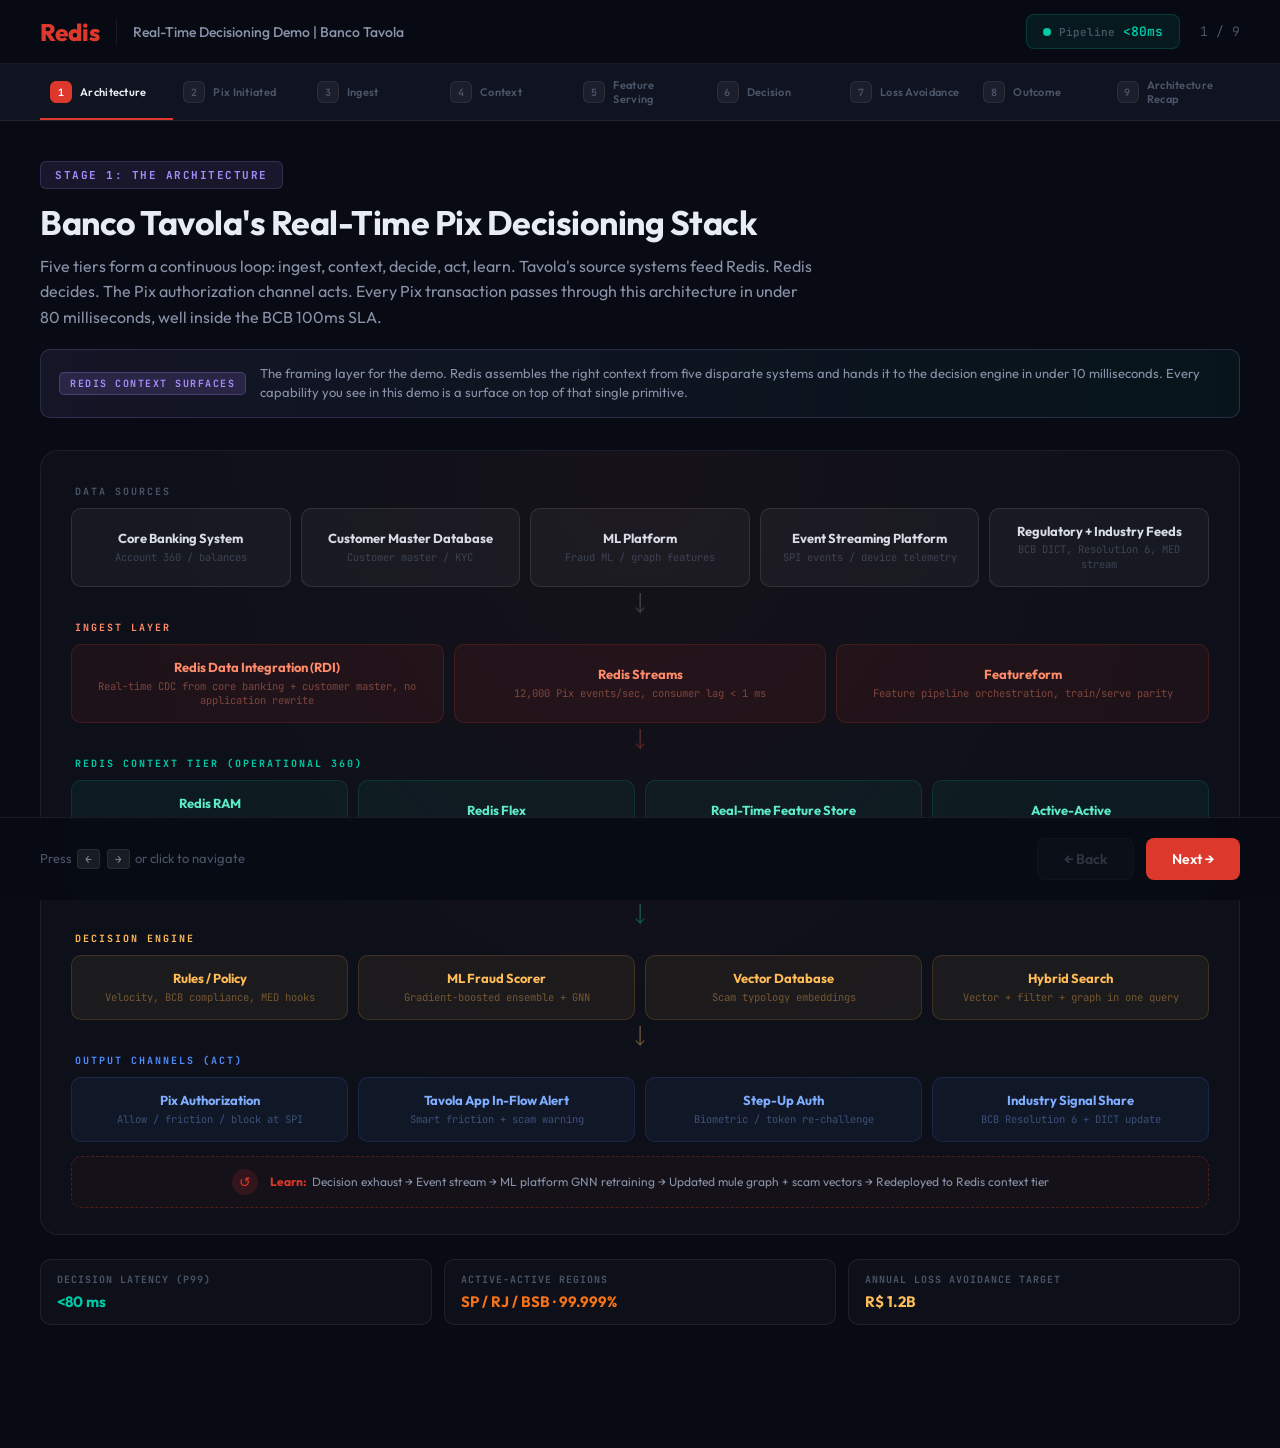
<file: banco-tavola/index.html>
<!DOCTYPE html>
<html lang="en">
<head>
<meta charset="UTF-8">
<meta name="viewport" content="width=device-width, initial-scale=1.0">
<title>Redis Real-Time Decisioning Demo | Banco Tavola</title>
<link rel="preconnect" href="https://fonts.googleapis.com">
<link href="https://fonts.googleapis.com/css2?family=JetBrains+Mono:wght@400;500;600;700&family=Outfit:wght@300;400;500;600;700;800&display=swap" rel="stylesheet">
<style>
:root {
  --red:#DC382C;--teal:#00C9A7;--blue:#4F8CFF;--amber:#FFBC57;--purple:#A78BFA;
  --tavola-green:#00A07A;--tavola-dark:#0B2A2A;--tavola-card:#0F1628;--tavola-border:rgba(255,255,255,.08);
  --bg:#080B14;--bg2:#0F1420;--bg3:#161C2A;--border:rgba(255,255,255,.07);
  --text:#E8ECF4;--text2:#8892A8;--text3:#4A5568;
  --mono:'JetBrains Mono',monospace;--sans:'Outfit',sans-serif;
  --orange:#F97316;
}
*{margin:0;padding:0;box-sizing:border-box}
body{font-family:var(--sans);background:var(--bg);color:var(--text);overflow-x:hidden;min-height:100vh}
.topbar{display:flex;align-items:center;justify-content:space-between;padding:14px 40px;border-bottom:1px solid var(--border);background:rgba(8,11,20,.95);backdrop-filter:blur(20px);position:sticky;top:0;z-index:50}
.topbar-left{display:flex;align-items:center;gap:16px}
.redis-logo{font-size:24px;font-weight:800;color:var(--red)}
.topbar-divider{width:1px;height:24px;background:var(--border)}
.topbar-title{font-size:14px;color:var(--text2);font-weight:500}
.topbar-right{display:flex;align-items:center;gap:20px}
.latency-display{display:flex;align-items:center;gap:8px;padding:8px 16px;border-radius:8px;background:rgba(0,201,167,.08);border:1px solid rgba(0,201,167,.2);font-family:var(--mono);font-size:13px;font-weight:600}
.latency-dot{width:8px;height:8px;border-radius:50%;background:var(--teal);animation:blink 1.5s infinite}
@keyframes blink{0%,100%{opacity:1}50%{opacity:.3}}
.latency-value{color:var(--teal)}
.latency-label{color:var(--text3);font-size:11px}
.stage-counter{font-size:13px;color:var(--text3);font-family:var(--mono)}
.progress-track{display:flex;gap:0;padding:0 40px;background:var(--bg2);border-bottom:1px solid var(--border);overflow-x:auto}
.progress-step{flex:1;min-width:110px;padding:14px 10px;display:flex;align-items:center;gap:8px;font-size:11px;font-weight:600;color:var(--text3);letter-spacing:.3px;position:relative;transition:all .4s;cursor:pointer}
.progress-step::after{content:'';position:absolute;bottom:0;left:0;right:0;height:2px;background:var(--red);transform:scaleX(0);transition:transform .5s cubic-bezier(.4,0,.2,1)}
.progress-step.active{color:var(--text)}.progress-step.active::after{transform:scaleX(1)}
.progress-step.done{color:var(--teal)}.progress-step.done::after{transform:scaleX(1);background:var(--teal)}
.step-num{width:22px;height:22px;border-radius:6px;display:flex;align-items:center;justify-content:center;font-size:10px;font-weight:700;background:rgba(255,255,255,.05);border:1px solid var(--border);transition:all .4s;font-family:var(--mono);flex-shrink:0}
.progress-step.active .step-num{background:var(--red);border-color:var(--red);color:#fff}
.progress-step.done .step-num{background:var(--teal);border-color:var(--teal);color:#fff}
.stage-viewport{min-height:calc(100vh - 120px);display:flex;flex-direction:column;padding:40px}
.stage-content{display:none;flex:1;animation:fadeUp .6s cubic-bezier(.4,0,.2,1) forwards}
.stage-content.active{display:flex;flex-direction:column}
@keyframes fadeUp{from{opacity:0;transform:translateY(20px)}to{opacity:1;transform:translateY(0)}}
.stage-header{margin-bottom:32px}
.stage-badge{display:inline-flex;align-items:center;gap:8px;padding:6px 14px;border-radius:6px;font-size:11px;font-weight:700;letter-spacing:1.5px;text-transform:uppercase;margin-bottom:14px;font-family:var(--mono)}
.badge-arch{background:rgba(167,139,250,.1);color:var(--purple);border:1px solid rgba(167,139,250,.2)}
.badge-trigger{background:rgba(249,115,22,.1);color:var(--orange);border:1px solid rgba(249,115,22,.2)}
.badge-ingest{background:rgba(220,56,44,.1);color:var(--red);border:1px solid rgba(220,56,44,.2)}
.badge-context{background:rgba(0,201,167,.1);color:var(--teal);border:1px solid rgba(0,201,167,.2)}
.badge-features{background:rgba(79,140,255,.1);color:var(--blue);border:1px solid rgba(79,140,255,.2)}
.badge-ranking{background:rgba(79,140,255,.1);color:var(--blue);border:1px solid rgba(79,140,255,.2)}
.badge-revenue{background:rgba(255,188,87,.1);color:var(--amber);border:1px solid rgba(255,188,87,.2)}
.badge-outcome{background:rgba(167,139,250,.1);color:var(--purple);border:1px solid rgba(167,139,250,.2)}
.stage-title{font-size:34px;font-weight:700;line-height:1.2;letter-spacing:-.5px;margin-bottom:10px}
.stage-subtitle{font-size:16px;color:var(--text2);line-height:1.6;max-width:780px}
.component-tag{display:inline-flex;align-items:center;gap:6px;padding:4px 12px;border-radius:5px;font-size:12px;font-weight:600;font-family:var(--mono);background:rgba(220,56,44,.1);color:var(--red);border:1px solid rgba(220,56,44,.15);margin-right:8px;margin-top:12px}
.viz-area{flex:1;display:flex;gap:24px;align-items:stretch}
.viz-panel{flex:1;border-radius:14px;background:var(--bg2);border:1px solid var(--border);padding:26px;position:relative;overflow:hidden}
.viz-panel::before{content:'';position:absolute;top:0;left:0;right:0;bottom:0;background:radial-gradient(ellipse at 50% 0%,rgba(220,56,44,.03) 0%,transparent 70%);pointer-events:none}
.viz-panel-title{font-size:12px;font-weight:700;letter-spacing:1.5px;text-transform:uppercase;color:var(--text3);margin-bottom:18px;font-family:var(--mono)}
.data-rows{display:flex;flex-direction:column;gap:9px}
.data-row{display:flex;align-items:center;justify-content:space-between;padding:11px 15px;border-radius:8px;background:rgba(255,255,255,.025);border:1px solid var(--border);animation:slideIn .5s cubic-bezier(.4,0,.2,1) forwards;opacity:0;gap:12px}
.data-row:nth-child(1){animation-delay:.1s}.data-row:nth-child(2){animation-delay:.18s}.data-row:nth-child(3){animation-delay:.26s}.data-row:nth-child(4){animation-delay:.34s}.data-row:nth-child(5){animation-delay:.42s}.data-row:nth-child(6){animation-delay:.5s}.data-row:nth-child(7){animation-delay:.58s}
@keyframes slideIn{from{opacity:0;transform:translateX(-12px)}to{opacity:1;transform:translateX(0)}}
.data-label{font-size:13px;color:var(--text2);font-weight:500}
.data-value{font-size:12px;font-weight:600;color:var(--text);font-family:var(--mono);text-align:right}
.data-value.red{color:var(--red)}.data-value.teal{color:var(--teal)}.data-value.amber{color:var(--amber)}.data-value.blue{color:var(--blue)}.data-value.orange{color:var(--orange)}.data-value.purple{color:var(--purple)}
.flow-container{display:flex;flex-direction:column;gap:12px}
.flow-item{display:flex;align-items:center;gap:14px;padding:13px 16px;border-radius:10px;background:rgba(255,255,255,.025);border:1px solid var(--border);opacity:0;animation:flowIn .6s forwards}
.flow-item:nth-child(1){animation-delay:.1s}.flow-item:nth-child(2){animation-delay:.2s}.flow-item:nth-child(3){animation-delay:.3s}.flow-item:nth-child(4){animation-delay:.4s}.flow-item:nth-child(5){animation-delay:.5s}.flow-item:nth-child(6){animation-delay:.6s}
@keyframes flowIn{from{opacity:0;transform:translateY(10px)}to{opacity:1;transform:translateY(0)}}
.flow-icon{width:42px;height:42px;border-radius:8px;display:flex;align-items:center;justify-content:center;font-size:11px;font-weight:800;flex-shrink:0;font-family:var(--mono);letter-spacing:-.5px}
.flow-source{font-size:13px;font-weight:700}.flow-detail{font-size:11px;color:var(--text3);margin-top:2px}
.flow-arrow{color:var(--red);font-size:16px;margin-left:auto;animation:pulseArrow 1.5s infinite}
@keyframes pulseArrow{0%,100%{opacity:1;transform:translateX(0)}50%{opacity:.5;transform:translateX(4px)}}
.viewer-card{display:flex;align-items:center;gap:18px;padding:18px 22px;border-radius:12px;background:rgba(255,255,255,.03);border:1px solid var(--border);margin-bottom:20px;animation:fadeUp .6s forwards}
.viewer-avatar{width:52px;height:52px;border-radius:12px;background:linear-gradient(135deg,var(--tavola-green),#00D4A0);display:flex;align-items:center;justify-content:center;font-size:20px;font-weight:700;color:#fff;flex-shrink:0}
.viewer-name{font-size:17px;font-weight:700}.viewer-detail{font-size:12px;color:var(--text2);margin-top:2px}
.viewer-badge{margin-left:auto;padding:5px 12px;border-radius:5px;font-size:11px;font-weight:700;font-family:var(--mono);background:rgba(0,160,122,.12);color:var(--tavola-green);border:1px solid rgba(0,160,122,.3)}
.content-grid{display:grid;grid-template-columns:repeat(3,1fr);gap:14px}
.content-card{border-radius:12px;padding:18px;background:rgba(255,255,255,.025);border:1px solid var(--border);opacity:0;animation:offerPop .5s forwards;transition:all .3s}
.content-card:nth-child(1){animation-delay:.15s}.content-card:nth-child(2){animation-delay:.3s}.content-card:nth-child(3){animation-delay:.45s}
@keyframes offerPop{from{opacity:0;transform:scale(.96)}to{opacity:1;transform:scale(1)}}
.content-card.winner{border-color:var(--red);background:rgba(220,56,44,.05);box-shadow:0 0 24px rgba(220,56,44,.12)}
.content-rank{font-family:var(--mono);font-size:10px;font-weight:700;color:var(--text3);margin-bottom:8px;letter-spacing:1px;text-transform:uppercase}
.content-card.winner .content-rank{color:var(--red)}
.content-title{font-size:15px;font-weight:700;margin-bottom:4px}
.content-meta{font-size:11px;color:var(--text3);margin-bottom:12px}
.content-source{display:inline-block;padding:3px 8px;border-radius:4px;font-size:10px;font-weight:700;font-family:var(--mono);margin-bottom:10px}
.src-block{background:rgba(220,56,44,.15);color:var(--red)}
.src-friction{background:rgba(255,188,87,.15);color:var(--amber)}
.src-allow{background:rgba(0,201,167,.15);color:var(--teal)}
.score-bar{height:5px;border-radius:3px;background:rgba(255,255,255,.06);overflow:hidden;margin-top:8px}
.score-fill{height:100%;border-radius:3px;animation:scoreFill 1s cubic-bezier(.4,0,.2,1) forwards;animation-delay:.7s;width:0}
@keyframes scoreFill{to{width:var(--score)}}
.score-label{display:flex;justify-content:space-between;margin-top:6px;font-size:10px;font-family:var(--mono);color:var(--text3)}
.rev-compare{display:grid;grid-template-columns:1fr auto 1fr;gap:20px;align-items:center;margin-top:16px}
.rev-card{padding:22px;border-radius:12px;text-align:center}
.rev-card.before{background:rgba(255,255,255,.03);border:1px solid var(--border)}
.rev-card.after{background:rgba(0,201,167,.05);border:1px solid rgba(0,201,167,.2)}
.rev-value{font-family:var(--mono);font-size:32px;font-weight:700;line-height:1;margin-bottom:6px}
.rev-label{font-size:12px;color:var(--text3)}
.rev-arrow{font-size:28px;color:var(--teal);animation:pulseArrow 1.5s infinite}
.arch-wrap{flex:1;display:flex;flex-direction:column;gap:18px}
.arch-frame{flex:1;background:rgba(255,255,255,.025);border:1px solid rgba(255,255,255,.06);border-radius:18px;padding:34px 30px 26px;position:relative;overflow:hidden}
.arch-frame::before{content:'';position:absolute;inset:0;background:radial-gradient(ellipse at 50% 0%,rgba(220,56,44,.04),transparent 65%);pointer-events:none}
.arch-tier{position:relative;z-index:2}
.arch-tier-label{font-family:var(--mono);font-size:10px;font-weight:700;letter-spacing:2px;text-transform:uppercase;margin-bottom:10px;padding-left:4px}
.arch-tier-row{display:flex;gap:10px;align-items:stretch;flex-wrap:wrap}
.arch-node{flex:1;border-radius:10px;padding:14px 14px;text-align:center;border:1px solid;min-height:64px;display:flex;flex-direction:column;justify-content:center;min-width:120px;transition:all .25s}
.arch-node:hover{transform:translateY(-2px)}
.arch-node h4{font-size:13px;font-weight:700;margin-bottom:3px;line-height:1.3}
.arch-node p{font-size:10.5px;line-height:1.4;opacity:.7;font-family:var(--mono)}
.tier-source .arch-tier-label{color:var(--text3)}
.tier-source .arch-node{background:rgba(255,255,255,.04);border-color:rgba(255,255,255,.1)}
.tier-source .arch-node:hover{border-color:rgba(255,255,255,.25)}
.tier-source .arch-node h4{color:#D8DCE4}
.tier-source .arch-node p{color:var(--text3)}
.tier-ingest .arch-tier-label{color:#FF8B6A}
.tier-ingest .arch-node{background:rgba(220,56,44,.08);border-color:rgba(220,56,44,.2)}
.tier-ingest .arch-node:hover{border-color:rgba(220,56,44,.5);background:rgba(220,56,44,.12)}
.tier-ingest .arch-node h4{color:#FF8B6A}
.tier-ingest .arch-node p{color:rgba(255,139,106,.6)}
.tier-context .arch-tier-label{color:var(--teal)}
.tier-context .arch-node{background:rgba(0,201,167,.06);border-color:rgba(0,201,167,.15)}
.tier-context .arch-node:hover{border-color:rgba(0,201,167,.4);background:rgba(0,201,167,.1)}
.tier-context .arch-node h4{color:#5EECC8}
.tier-context .arch-node p{color:rgba(94,236,200,.55)}
.tier-decide .arch-tier-label{color:var(--amber)}
.tier-decide .arch-node{background:rgba(255,188,87,.06);border-color:rgba(255,188,87,.15)}
.tier-decide .arch-node:hover{border-color:rgba(255,188,87,.4);background:rgba(255,188,87,.1)}
.tier-decide .arch-node h4{color:var(--amber)}
.tier-decide .arch-node p{color:rgba(255,188,87,.55)}
.tier-act .arch-tier-label{color:var(--blue)}
.tier-act .arch-node{background:rgba(79,140,255,.06);border-color:rgba(79,140,255,.15)}
.tier-act .arch-node:hover{border-color:rgba(79,140,255,.4);background:rgba(79,140,255,.1)}
.tier-act .arch-node h4{color:#7FADFF}
.tier-act .arch-node p{color:rgba(127,173,255,.55)}
.arch-flow-arrow{display:flex;align-items:center;justify-content:center;height:22px;position:relative;margin:6px 0}
.arch-flow-arrow::before{content:'';width:1px;height:100%;background:linear-gradient(to bottom,rgba(255,255,255,.1),rgba(255,255,255,.05))}
.arch-flow-arrow svg{position:absolute;top:50%;left:50%;transform:translate(-50%,-50%)}
.arch-data-strip{display:flex;gap:0;margin-top:6px;border-radius:8px;overflow:hidden;border:1px solid rgba(0,201,167,.12)}
.arch-data-chip{flex:1;padding:9px 8px;text-align:center;font-size:10px;font-weight:600;color:rgba(94,236,200,.65);background:rgba(0,201,167,.04);border-right:1px solid rgba(0,201,167,.1);font-family:var(--mono);letter-spacing:.3px;text-transform:uppercase}
.arch-data-chip:last-child{border-right:none}
.arch-feedback{margin-top:14px;padding:12px 18px;border-radius:10px;border:1px dashed rgba(220,56,44,.3);background:rgba(220,56,44,.04);display:flex;align-items:center;justify-content:center;gap:12px;font-size:12px;color:var(--text2)}
.arch-feedback-icon{width:26px;height:26px;border-radius:50%;background:rgba(220,56,44,.15);display:flex;align-items:center;justify-content:center;font-size:14px;color:var(--red);flex-shrink:0}
.arch-callouts{display:grid;grid-template-columns:repeat(3,1fr);gap:12px;margin-top:6px}
.arch-callout{padding:13px 16px;border-radius:10px;background:rgba(255,255,255,.025);border:1px solid var(--border)}
.arch-callout-label{font-family:var(--mono);font-size:10px;font-weight:700;letter-spacing:1px;text-transform:uppercase;color:var(--text3);margin-bottom:6px}
.arch-callout-value{font-size:15px;font-weight:700;color:var(--text)}
.arch-callout-value.teal{color:var(--teal)}
.arch-callout-value.orange{color:var(--orange)}
.arch-callout-value.amber{color:var(--amber)}
.feat-grid{display:grid;grid-template-columns:repeat(2,1fr);gap:14px}
.feat-card{padding:16px 18px;border-radius:10px;background:rgba(255,255,255,.025);border:1px solid var(--border);opacity:0;animation:offerPop .5s forwards}
.feat-card:nth-child(1){animation-delay:.1s}.feat-card:nth-child(2){animation-delay:.2s}.feat-card:nth-child(3){animation-delay:.3s}.feat-card:nth-child(4){animation-delay:.4s}.feat-card:nth-child(5){animation-delay:.5s}.feat-card:nth-child(6){animation-delay:.6s}
.feat-name{font-family:var(--mono);font-size:11px;font-weight:700;color:var(--blue);margin-bottom:4px;letter-spacing:.5px}
.feat-desc{font-size:11px;color:var(--text3);margin-bottom:8px;line-height:1.45}
.feat-value-row{display:flex;align-items:center;justify-content:space-between;padding-top:8px;border-top:1px solid var(--border)}
.feat-value{font-family:var(--mono);font-size:12px;font-weight:700;color:var(--text)}
.feat-latency{font-family:var(--mono);font-size:10px;color:var(--teal)}
/* Tavola app mockup */
.tavola-screen{background:#F4F5F7;border-radius:24px;border:8px solid #1a1a1a;overflow:hidden;position:relative;color:#222;display:flex;flex-direction:column}
.tavola-statusbar{background:#1a1a1a;color:#fff;padding:6px 18px;display:flex;justify-content:space-between;font-size:10px;font-family:var(--mono)}
.tavola-header{background:var(--tavola-green);color:#fff;padding:18px 20px;display:flex;align-items:center;gap:12px}
.tavola-header-logo{font-weight:800;font-size:18px;letter-spacing:-.5px}
.tavola-header-title{font-size:13px;font-weight:600;margin-left:auto;opacity:.95}
.tavola-body{padding:20px;display:flex;flex-direction:column;gap:14px;flex:1}
.tavola-section-label{font-size:10px;color:#666;font-weight:700;text-transform:uppercase;letter-spacing:1.2px}
.tavola-amount-display{background:#fff;border-radius:12px;padding:18px;text-align:center;border:1px solid #E0E0E0}
.tavola-amount-value{font-size:26px;font-weight:800;color:#222;font-family:var(--mono)}
.tavola-amount-currency{font-size:14px;color:#666;margin-right:6px}
.tavola-recipient{background:#fff;border-radius:12px;padding:14px 16px;border:1px solid #E0E0E0;display:flex;align-items:center;gap:12px}
.tavola-recipient-avatar{width:38px;height:38px;border-radius:50%;background:#EEE;display:flex;align-items:center;justify-content:center;font-weight:700;color:#666;font-size:13px}
.tavola-recipient-info{flex:1}
.tavola-recipient-name{font-size:13px;font-weight:700;color:#222}
.tavola-recipient-detail{font-size:10px;color:#888;margin-top:1px;font-family:var(--mono)}
.tavola-cta-btn{padding:14px;border-radius:10px;text-align:center;font-weight:700;font-size:13px;letter-spacing:.5px}
.tavola-cta-btn.confirm{background:var(--tavola-green);color:#fff}
.tavola-cta-btn.disabled{background:#E0E0E0;color:#999}
.tavola-warning-banner{background:#FFEBEC;border:1px solid var(--red);border-radius:10px;padding:14px;display:flex;gap:10px;align-items:flex-start}
.tavola-warning-icon{width:24px;height:24px;border-radius:50%;background:var(--red);color:#fff;display:flex;align-items:center;justify-content:center;font-weight:700;font-size:14px;flex-shrink:0}
.tavola-warning-text{font-size:11px;line-height:1.5;color:#3A0000}
.tavola-warning-text strong{color:var(--red);display:block;margin-bottom:4px;font-size:12px}
.outcome-split{display:grid;grid-template-columns:1fr 1fr;gap:24px}
.outcome-col{display:flex;flex-direction:column;gap:14px}
.outcome-header{padding:10px 16px;border-radius:8px;font-size:12px;font-weight:700;letter-spacing:1px;text-transform:uppercase;font-family:var(--mono);text-align:center}
.outcome-header.generic{background:rgba(255,255,255,.04);color:var(--text3);border:1px solid var(--border)}
.outcome-header.personalized{background:rgba(0,201,167,.08);color:var(--teal);border:1px solid rgba(0,201,167,.2)}
.outcome-metrics{display:flex;gap:16px;padding:16px;border-radius:10px}
.outcome-metrics.generic-m{background:rgba(255,255,255,.03);border:1px solid var(--border)}
.outcome-metrics.personalized-m{background:rgba(0,201,167,.05);border:1px solid rgba(0,201,167,.15)}
.outcome-metric{flex:1;text-align:center}
.outcome-metric-value{font-family:var(--mono);font-size:20px;font-weight:700;line-height:1}
.generic-m .outcome-metric-value{color:var(--text3)}
.personalized-m .outcome-metric-value{color:var(--teal)}
.outcome-metric-value.bad{color:var(--red)}
.outcome-metric-label{font-size:10px;color:var(--text3);margin-top:4px}
.nav-bar{display:flex;justify-content:space-between;align-items:center;padding:20px 40px;border-top:1px solid var(--border);background:rgba(8,11,20,.95);backdrop-filter:blur(20px);position:sticky;bottom:0;z-index:50}
.nav-hint{font-size:13px;color:var(--text3)}
.nav-hint kbd{display:inline-block;padding:2px 7px;border-radius:4px;background:rgba(255,255,255,.07);border:1px solid var(--border);font-family:var(--mono);font-size:11px;color:var(--text2);margin:0 2px}
.nav-buttons{display:flex;gap:12px}
.nav-btn{padding:11px 26px;border-radius:8px;font-size:14px;font-weight:600;cursor:pointer;transition:all .2s;border:none;font-family:var(--sans)}
.nav-btn.back{background:rgba(255,255,255,.06);color:var(--text2);border:1px solid var(--border)}
.nav-btn.back:hover{background:rgba(255,255,255,.1);color:var(--text)}
.nav-btn.next{background:var(--red);color:#fff}
.nav-btn.next:hover{background:#c0302a;transform:translateY(-1px)}
.nav-btn:disabled{opacity:.3;cursor:not-allowed;transform:none}
.nav-btn.restart{background:var(--teal);color:#fff}
.nav-btn.restart:hover{background:#00a88b}
@media(max-width:900px){.topbar,.progress-track,.stage-viewport,.nav-bar{padding-left:16px;padding-right:16px}.stage-title{font-size:26px}.viz-area{flex-direction:column}.outcome-split{grid-template-columns:1fr}.content-grid{grid-template-columns:1fr}.feat-grid{grid-template-columns:1fr}.arch-callouts{grid-template-columns:1fr}.progress-step span{display:none}}
</style>
</head>
<body>
<div class="topbar"><div class="topbar-left"><div class="redis-logo">Redis</div><div class="topbar-divider"></div><div class="topbar-title">Real-Time Decisioning Demo | Banco Tavola</div></div><div class="topbar-right"><div class="latency-display"><div class="latency-dot"></div><span class="latency-label">Pipeline</span><span class="latency-value" id="globalLatency">--</span></div><div class="stage-counter" id="stageCounter">1 / 9</div></div></div>
<div class="progress-track" id="progressTrack">
<div class="progress-step active" data-step="0"><div class="step-num">1</div><span>Architecture</span></div>
<div class="progress-step" data-step="1"><div class="step-num">2</div><span>Pix Initiated</span></div>
<div class="progress-step" data-step="2"><div class="step-num">3</div><span>Ingest</span></div>
<div class="progress-step" data-step="3"><div class="step-num">4</div><span>Context</span></div>
<div class="progress-step" data-step="4"><div class="step-num">5</div><span>Feature Serving</span></div>
<div class="progress-step" data-step="5"><div class="step-num">6</div><span>Decision</span></div>
<div class="progress-step" data-step="6"><div class="step-num">7</div><span>Loss Avoidance</span></div>
<div class="progress-step" data-step="7"><div class="step-num">8</div><span>Outcome</span></div>
<div class="progress-step" data-step="8"><div class="step-num">9</div><span>Architecture Recap</span></div>
</div>

<div class="stage-viewport">

<!-- ══ STAGE 1: ARCHITECTURE OVERVIEW ══ -->
<div class="stage-content active" id="stage0">
<div class="stage-header"><div class="stage-badge badge-arch">Stage 1: The Architecture</div><div class="stage-title">Banco Tavola's Real-Time Pix Decisioning Stack</div><div class="stage-subtitle">Five tiers form a continuous loop: ingest, context, decide, act, learn. Tavola's source systems feed Redis. Redis decides. The Pix authorization channel acts. Every Pix transaction passes through this architecture in under 80 milliseconds, well inside the BCB 100ms SLA.</div><div style="margin-top:18px;padding:14px 18px;border-radius:10px;background:linear-gradient(90deg,rgba(167,139,250,.08),rgba(0,201,167,.05));border:1px solid rgba(167,139,250,.2);display:flex;align-items:center;gap:14px"><div style="font-family:var(--mono);font-size:10px;font-weight:700;letter-spacing:1.5px;color:var(--purple);padding:4px 10px;border-radius:5px;background:rgba(167,139,250,.15);border:1px solid rgba(167,139,250,.25);white-space:nowrap">REDIS CONTEXT SURFACES</div><div style="font-size:13px;color:var(--text2);line-height:1.5">The framing layer for the demo. Redis assembles the right context from five disparate systems and hands it to the decision engine in under 10 milliseconds. Every capability you see in this demo is a surface on top of that single primitive.</div></div></div>
<div class="arch-wrap">
<div class="arch-frame">

<div class="arch-tier tier-source"><div class="arch-tier-label">Data Sources</div>
<div class="arch-tier-row">
<div class="arch-node"><h4>Core Banking System</h4><p>Account 360 / balances</p></div>
<div class="arch-node"><h4>Customer Master Database</h4><p>Customer master / KYC</p></div>
<div class="arch-node"><h4>ML Platform</h4><p>Fraud ML / graph features</p></div>
<div class="arch-node"><h4>Event Streaming Platform</h4><p>SPI events / device telemetry</p></div>
<div class="arch-node"><h4>Regulatory + Industry Feeds</h4><p>BCB DICT, Resolution 6, MED stream</p></div>
</div></div>

<div class="arch-flow-arrow"><svg width="16" height="22" viewBox="0 0 16 28"><path d="M8 0V24M3 19L8 24L13 19" stroke="rgba(255,255,255,.18)" stroke-width="1.5" fill="none" stroke-linecap="round"/></svg></div>

<div class="arch-tier tier-ingest"><div class="arch-tier-label">Ingest Layer</div>
<div class="arch-tier-row">
<div class="arch-node"><h4>Redis Data Integration (RDI)</h4><p>Real-time CDC from core banking + customer master, no application rewrite</p></div>
<div class="arch-node"><h4>Redis Streams</h4><p>12,000 Pix events/sec, consumer lag &lt; 1 ms</p></div>
<div class="arch-node"><h4>Featureform</h4><p>Feature pipeline orchestration, train/serve parity</p></div>
</div></div>

<div class="arch-flow-arrow"><svg width="16" height="22" viewBox="0 0 16 28"><path d="M8 0V24M3 19L8 24L13 19" stroke="rgba(220,56,44,.4)" stroke-width="1.5" fill="none" stroke-linecap="round"/></svg></div>

<div class="arch-tier tier-context"><div class="arch-tier-label">Redis Context Tier (Operational 360)</div>
<div class="arch-tier-row">
<div class="arch-node"><h4>Redis RAM</h4><p>Hot tier, sub-ms lookups, live session + device state</p></div>
<div class="arch-node"><h4>Redis Flex</h4><p>Warm tier, 24-month history, mule graph</p></div>
<div class="arch-node"><h4>Real-Time Feature Store</h4><p>Featureform on Redis, train/serve parity</p></div>
<div class="arch-node"><h4>Active-Active</h4><p>SP / RJ / BSB regions, 99.999% SLA</p></div>
</div>
<div class="arch-data-strip">
<div class="arch-data-chip">JSON Profiles</div>
<div class="arch-data-chip">TimeSeries</div>
<div class="arch-data-chip">Streams</div>
<div class="arch-data-chip">Vectors</div>
<div class="arch-data-chip">Graph</div>
</div></div>

<div class="arch-flow-arrow"><svg width="16" height="22" viewBox="0 0 16 28"><path d="M8 0V24M3 19L8 24L13 19" stroke="rgba(0,201,167,.4)" stroke-width="1.5" fill="none" stroke-linecap="round"/></svg></div>

<div class="arch-tier tier-decide"><div class="arch-tier-label">Decision Engine</div>
<div class="arch-tier-row">
<div class="arch-node"><h4>Rules / Policy</h4><p>Velocity, BCB compliance, MED hooks</p></div>
<div class="arch-node"><h4>ML Fraud Scorer</h4><p>Gradient-boosted ensemble + GNN</p></div>
<div class="arch-node"><h4>Vector Database</h4><p>Scam typology embeddings</p></div>
<div class="arch-node"><h4>Hybrid Search</h4><p>Vector + filter + graph in one query</p></div>
</div></div>

<div class="arch-flow-arrow"><svg width="16" height="22" viewBox="0 0 16 28"><path d="M8 0V24M3 19L8 24L13 19" stroke="rgba(255,188,87,.4)" stroke-width="1.5" fill="none" stroke-linecap="round"/></svg></div>

<div class="arch-tier tier-act"><div class="arch-tier-label">Output Channels (Act)</div>
<div class="arch-tier-row">
<div class="arch-node"><h4>Pix Authorization</h4><p>Allow / friction / block at SPI</p></div>
<div class="arch-node"><h4>Tavola App In-Flow Alert</h4><p>Smart friction + scam warning</p></div>
<div class="arch-node"><h4>Step-Up Auth</h4><p>Biometric / token re-challenge</p></div>
<div class="arch-node"><h4>Industry Signal Share</h4><p>BCB Resolution 6 + DICT update</p></div>
</div></div>

<div class="arch-feedback"><div class="arch-feedback-icon">&#x21BA;</div><span><strong style="color:var(--red)">Learn:</strong>&nbsp; Decision exhaust &rarr; Event stream &rarr; ML platform GNN retraining &rarr; Updated mule graph + scam vectors &rarr; Redeployed to Redis context tier</span></div>

</div>
<div class="arch-callouts">
<div class="arch-callout"><div class="arch-callout-label">Decision Latency (P99)</div><div class="arch-callout-value teal">&lt;80 ms</div></div>
<div class="arch-callout"><div class="arch-callout-label">Active-Active Regions</div><div class="arch-callout-value orange">SP / RJ / BSB &middot; 99.999%</div></div>
<div class="arch-callout"><div class="arch-callout-label">Annual Loss Avoidance Target</div><div class="arch-callout-value amber">R$ 1.2B</div></div>
</div>
</div>
</div>

<!-- ══ STAGE 2: PIX INITIATED ══ -->
<div class="stage-content" id="stage1">
<div class="stage-header"><div class="stage-badge badge-trigger">Stage 2: Pix Initiated</div><div class="stage-title">Carla starts a Pix transfer at 11:47 PM</div><div class="stage-subtitle">A high-value Tavola customer initiates a Pix to a key she has never sent to before. Redis has under 100 milliseconds, the BCB SLA, to decide whether the transaction is safe, suspicious, or fraudulent.</div></div>
<div class="viz-area">
<div class="viz-panel" style="flex:2"><div class="viz-panel-title">Pix Authorization Event</div>
<div class="viewer-card"><div class="viewer-avatar">CF</div><div><div class="viewer-name">Carla Beatriz Fontes</div><div class="viewer-detail">Tavola Prime customer | São Paulo, SP | Member since 2014 | Avg monthly Pix volume R$ 14,200</div></div><div class="viewer-badge">PRIME TIER</div></div>
<div class="data-rows">
<div class="data-row"><span class="data-label">Event</span><span class="data-value">pix_payment_initiate</span></div>
<div class="data-row"><span class="data-label">Time</span><span class="data-value orange">23:47 BRT (off-pattern hour)</span></div>
<div class="data-row"><span class="data-label">Channel</span><span class="data-value">Tavola mobile app, iOS 18.2</span></div>
<div class="data-row"><span class="data-label">Amount</span><span class="data-value red">R$ 8,500.00</span></div>
<div class="data-row"><span class="data-label">Recipient Pix key (CPF)</span><span class="data-value">***.***.412-09 (never used before)</span></div>
<div class="data-row"><span class="data-label">Recipient name (DICT)</span><span class="data-value">Roberto Almeida Souza</span></div>
<div class="data-row"><span class="data-label">Recipient bank</span><span class="data-value">Tier-3 PJ digital bank (created Feb 2026)</span></div>
</div></div>
<div class="viz-panel"><div class="viz-panel-title">Why This Matters</div>
<div style="display:flex;flex-direction:column;gap:16px;margin-top:4px">
<div style="font-size:13px;color:var(--text2);line-height:1.6">Carla's average Pix is <strong style="color:var(--orange)">R$ 340</strong>. This one is <strong style="color:var(--red)">25x larger</strong>, after 11 PM, to a brand-new key at a recently-opened PJ account.</div>
<div style="font-size:13px;color:var(--text2);line-height:1.6">71% of fraud in Brazil is now Pix-based. Two of every three mule accounts are PJ accounts. The pattern fits.</div>
<div style="padding:14px;border-radius:8px;background:rgba(249,115,22,.06);border:1px solid rgba(249,115,22,.12);font-size:12px;color:var(--text2);line-height:1.6"><strong style="color:var(--orange)">The window:</strong> BCB Normative 491 mandates the decision in under 100ms. Block a real customer and Carla calls the contact center. Allow a fraud and Tavola owes the MED reimbursement plus regulatory exposure.</div>
<div style="padding:14px;border-radius:8px;background:rgba(255,255,255,.03);border:1px solid var(--border);font-size:12px;color:var(--text2);line-height:1.6"><strong style="color:var(--text3)">Without Redis:</strong> Batch fraud models scored Carla yesterday morning. They cannot see this Pix, this device session, or the recipient's last six hours of inbound activity. The transaction clears.</div>
</div></div>
</div></div>

<!-- ══ STAGE 3: INGEST ══ -->
<div class="stage-content" id="stage2">
<div class="stage-header"><div class="stage-badge badge-ingest">Stage 3: Ingest</div><div class="stage-title">Tavola's source systems flow into Redis</div><div class="stage-subtitle">RDI streams change data from the core banking and customer master systems without a rewrite. Featureform orchestrates feature delivery from the ML platform and event stream. Five sources converge into one sub-millisecond context tier.</div><span class="component-tag">Redis Streams</span><span class="component-tag">Redis Data Integration (RDI)</span><span class="component-tag">Featureform</span></div>
<div class="viz-area">
<div class="viz-panel" style="flex:2"><div class="viz-panel-title">Source Systems &rarr; Redis</div>
<div class="flow-container">
<div class="flow-item"><div class="flow-icon" style="background:rgba(79,140,255,.12);color:#4F8CFF">CBS</div><div><div class="flow-source">Core Banking System &middot; Account Core</div><div class="flow-detail">Balances | Daily Pix limits | Account standing | 41M active accounts | CDC via RDI</div></div><div class="flow-arrow">&rarr;</div></div>
<div class="flow-item"><div class="flow-icon" style="background:rgba(220,56,44,.12);color:var(--red)">CMD</div><div><div class="flow-source">Customer Master Database</div><div class="flow-detail">KYC | Demographics | Device registry | Beneficiary history | CDC via RDI</div></div><div class="flow-arrow">&rarr;</div></div>
<div class="flow-item"><div class="flow-icon" style="background:rgba(249,115,22,.12);color:#FF3621">MLP</div><div><div class="flow-source">ML Platform &middot; Fraud Models + Graph</div><div class="flow-detail">Mule account graph | Scam pattern embeddings | Behavioral baselines | Refreshed every 15 min</div></div><div class="flow-arrow">&rarr;</div></div>
<div class="flow-item"><div class="flow-icon" style="background:rgba(0,201,167,.12);color:var(--teal)">EVT</div><div><div class="flow-source">Event Streaming Platform &rarr; Redis Streams</div><div class="flow-detail">Pix events from BCB SPI | App session telemetry | 12,000 events/sec sustained | Consumer lag &lt;1 ms</div></div><div class="flow-arrow">&rarr;</div></div>
<div class="flow-item"><div class="flow-icon" style="background:rgba(167,139,250,.12);color:var(--purple)">REG</div><div><div class="flow-source">Regulatory + Industry Feeds</div><div class="flow-detail">Industry-shared fraud accounts | DICT key reputation | MED notification stream</div></div><div class="flow-arrow">&rarr;</div></div>
</div></div>
<div class="viz-panel"><div class="viz-panel-title">RDI Pipeline Status</div>
<div class="data-rows">
<div class="data-row"><span class="data-label">CDC mode</span><span class="data-value teal">Real-time</span></div>
<div class="data-row"><span class="data-label">Core banking sync lag</span><span class="data-value teal">&lt;120ms</span></div>
<div class="data-row"><span class="data-label">Customer master sync lag</span><span class="data-value teal">&lt;90ms</span></div>
<div class="data-row"><span class="data-label">ML model refresh</span><span class="data-value teal">15 min</span></div>
<div class="data-row"><span class="data-label">Event stream lag</span><span class="data-value teal">&lt;40ms</span></div>
<div class="data-row"><span class="data-label">BCB Res 6 feed</span><span class="data-value teal">Streaming</span></div>
</div></div>
</div></div>

<!-- ══ STAGE 4: CONTEXT ASSEMBLY ══ -->
<div class="stage-content" id="stage3">
<div class="stage-header"><div class="stage-badge badge-context">Stage 4: Context Assembly</div><div class="stage-title">Carla's customer 360 + the recipient's live signals</div><div class="stage-subtitle">Redis assembles the full picture in a single round trip. Carla's 24-month behavioral baseline on the left, the recipient account's last six hours on the right. The fraud pattern only becomes visible when both are in one place.</div><span class="component-tag">Redis Context Surfaces</span><span class="component-tag">Redis RAM</span><span class="component-tag">Redis Flex</span></div>
<div class="viz-area">
<div class="viz-panel"><div class="viz-panel-title">Customer 360 &middot; Carla (Sender)</div>
<div class="data-rows">
<div class="data-row"><span class="data-label">Tenure</span><span class="data-value">12 years, Prime tier 2019</span></div>
<div class="data-row"><span class="data-label">Avg Pix amount (24mo)</span><span class="data-value teal">R$ 340</span></div>
<div class="data-row"><span class="data-label">Largest prior Pix</span><span class="data-value">R$ 2,200 (Jan 2025)</span></div>
<div class="data-row"><span class="data-label">Typical recipients</span><span class="data-value">8 known keys, all repeat</span></div>
<div class="data-row"><span class="data-label">Active hours pattern</span><span class="data-value">07:00 - 22:00 BRT (98%)</span></div>
<div class="data-row"><span class="data-label">Device registered</span><span class="data-value teal">Yes (since 2022, biometric OK)</span></div>
<div class="data-row"><span class="data-label">Recent in-app behavior</span><span class="data-value orange">12 min on phone, paste action detected</span></div>
</div></div>
<div class="viz-panel"><div class="viz-panel-title">Recipient Live Signals (Last 6 Hours)</div>
<div class="data-rows">
<div class="data-row"><span class="data-label">Account age</span><span class="data-value red">62 days (PJ digital bank)</span></div>
<div class="data-row"><span class="data-label">Inbound Pix volume (6h)</span><span class="data-value red">R$ 47,300 from 9 senders</span></div>
<div class="data-row"><span class="data-label">Outbound Pix (6h)</span><span class="data-value red">R$ 46,800 to 4 keys</span></div>
<div class="data-row"><span class="data-label">Net balance held</span><span class="data-value amber">R$ 500 (pass-through pattern)</span></div>
<div class="data-row"><span class="data-label">DICT key reputation</span><span class="data-value amber">No flag, but 3 of 9 senders are first-time</span></div>
<div class="data-row"><span class="data-label">Mule graph proximity</span><span class="data-value red">2 hops to known fraud cluster</span></div>
<div class="data-row"><span class="data-label">BCB Resolution 6 industry signal</span><span class="data-value red">2 fraud reports in last 90 min</span></div>
</div>
<div style="margin-top:14px;padding:13px;border-radius:8px;background:rgba(220,56,44,.06);border:1px solid rgba(220,56,44,.15);font-size:11px;color:var(--text2);line-height:1.5"><strong style="color:var(--red)">Pattern detected:</strong> The recipient is a textbook mule. Money in, money out, near-zero balance held. Two industry fraud reports already filed today through BCB Resolution 6.</div>
</div>
</div></div>

<!-- ══ STAGE 5: FEATURE SERVING ══ -->
<div class="stage-content" id="stage4">
<div class="stage-header"><div class="stage-badge badge-features">Stage 5: Feature Serving</div><div class="stage-title">Features hydrated for the fraud scorer</div><div class="stage-subtitle">Featureform pulls every feature the ensemble needs into one vector. Sender features, recipient features, device features, and graph features merge in sub-millisecond. No feature lookups during scoring, no train/serve skew.</div><span class="component-tag">Real-Time Feature Store</span><span class="component-tag">Vector Database</span><span class="component-tag">Featureform</span></div>
<div class="viz-area" style="flex-direction:column;gap:18px">
<div class="feat-grid">
<div class="feat-card"><div class="feat-name">SENDER_AMOUNT_ZSCORE</div><div class="feat-desc">Pix amount as standard deviations above sender's 24-month rolling mean</div><div class="feat-value-row"><span class="feat-value">+11.4 σ</span><span class="feat-latency">0.4 ms</span></div></div>
<div class="feat-card"><div class="feat-name">RECIPIENT_PASSTHROUGH_RATIO</div><div class="feat-desc">6-hour outflow divided by inflow on recipient account, > 0.95 = mule pattern</div><div class="feat-value-row"><span class="feat-value">0.99</span><span class="feat-latency">0.5 ms</span></div></div>
<div class="feat-card"><div class="feat-name">MULE_GRAPH_HOP_DISTANCE</div><div class="feat-desc">Shortest path from recipient to a known fraud cluster, computed on Redis graph</div><div class="feat-value-row"><span class="feat-value">2 hops</span><span class="feat-latency">0.7 ms</span></div></div>
<div class="feat-card"><div class="feat-name">DEVICE_PASTE_INDICATOR</div><div class="feat-desc">Pix key entered via clipboard paste vs typed vs scanned, social engineering signal</div><div class="feat-value-row"><span class="feat-value">paste_detected</span><span class="feat-latency">0.2 ms</span></div></div>
<div class="feat-card"><div class="feat-name">SCAM_PATTERN_VECTOR_SIM</div><div class="feat-desc">Cosine similarity of this transaction vector to known scam typologies (vector search)</div><div class="feat-value-row"><span class="feat-value">0.91 (familia_emergencia)</span><span class="feat-latency">0.6 ms</span></div></div>
<div class="feat-card"><div class="feat-name">BCB_RES6_INDUSTRY_FLAG</div><div class="feat-desc">Recent industry fraud reports against this recipient via BCB Resolution 6 sharing</div><div class="feat-value-row"><span class="feat-value">2 in last 90 min</span><span class="feat-latency">0.3 ms</span></div></div>
</div>
<div class="viz-panel" style="flex:0">
<div class="viz-panel-title">Feature Serving Performance</div>
<div style="display:flex;gap:24px;align-items:center;flex-wrap:wrap">
<div style="flex:1;min-width:140px"><div style="font-size:11px;color:var(--text3);margin-bottom:4px;font-family:var(--mono);text-transform:uppercase;letter-spacing:1px">Total Features Hydrated</div><div style="font-size:28px;font-weight:700;color:var(--text);font-family:var(--mono)">186</div></div>
<div style="flex:1;min-width:140px"><div style="font-size:11px;color:var(--text3);margin-bottom:4px;font-family:var(--mono);text-transform:uppercase;letter-spacing:1px">P99 Lookup Latency</div><div style="font-size:28px;font-weight:700;color:var(--teal);font-family:var(--mono)">2.1 ms</div></div>
<div style="flex:1;min-width:140px"><div style="font-size:11px;color:var(--text3);margin-bottom:4px;font-family:var(--mono);text-transform:uppercase;letter-spacing:1px">Online / Offline Parity</div><div style="font-size:28px;font-weight:700;color:var(--teal);font-family:var(--mono)">100%</div></div>
<div style="flex:1;min-width:140px"><div style="font-size:11px;color:var(--text3);margin-bottom:4px;font-family:var(--mono);text-transform:uppercase;letter-spacing:1px">Cache Hit Rate</div><div style="font-size:28px;font-weight:700;color:var(--teal);font-family:var(--mono)">99.8%</div></div>
</div>
</div>
</div></div>

<!-- ══ STAGE 6: DECISION (RANKING) ══ -->
<div class="stage-content" id="stage5">
<div class="stage-header"><div class="stage-badge badge-ranking">Stage 6: Decision</div><div class="stage-title">Three candidate actions, scored in real time</div><div class="stage-subtitle">The ML ensemble scores three possible outcomes: allow, friction, or block. Rules layer applies BCB compliance and customer-impact suppression. The winner balances loss avoidance against false-positive cost.</div><span class="component-tag">Hybrid Search</span><span class="component-tag">Vector Database</span><span class="component-tag">ML Fraud Scorer</span><span class="component-tag">Rules Engine</span></div>
<div class="viz-area" style="flex-direction:column;gap:20px">
<div class="viz-panel" style="margin-bottom:6px"><div class="viz-panel-title">Hybrid Search &middot; Mule Account Lookup (single Redis query, 2.4 ms)</div>
<div style="display:grid;grid-template-columns:1fr 1fr 1fr;gap:14px;margin-top:6px">
<div style="padding:14px;border-radius:8px;background:rgba(167,139,250,.05);border:1px solid rgba(167,139,250,.15)"><div style="font-family:var(--mono);font-size:10px;font-weight:700;color:var(--purple);letter-spacing:1px;margin-bottom:6px">VECTOR SIMILARITY</div><div style="font-size:12px;color:var(--text2);line-height:1.5">Recipient account behavior embedding vs. known mule cluster centroids. Cosine 0.89.</div></div>
<div style="padding:14px;border-radius:8px;background:rgba(79,140,255,.05);border:1px solid rgba(79,140,255,.15)"><div style="font-family:var(--mono);font-size:10px;font-weight:700;color:var(--blue);letter-spacing:1px;margin-bottom:6px">STRUCTURED FILTERS</div><div style="font-size:12px;color:var(--text2);line-height:1.5">account_age &lt; 90d AND account_type = PJ_T3 AND passthrough_ratio &gt; 0.9</div></div>
<div style="padding:14px;border-radius:8px;background:rgba(0,201,167,.05);border:1px solid rgba(0,201,167,.15)"><div style="font-family:var(--mono);font-size:10px;font-weight:700;color:var(--teal);letter-spacing:1px;margin-bottom:6px">RESULT</div><div style="font-size:12px;color:var(--text2);line-height:1.5">2-hop mule graph proximity to confirmed fraud cluster. Match.</div></div>
</div>
<div style="margin-top:14px;padding:11px 14px;border-radius:8px;background:rgba(255,255,255,.025);border:1px solid var(--border);font-size:11px;color:var(--text3);line-height:1.5"><strong style="color:var(--text2)">Why this matters:</strong> Vector + filter + graph traversal in one Redis query. No Pinecone for the embedding, no Postgres for the filter, no Neo4j for the graph. One database, 2.4 ms, every Pix.</div>
</div>
<div style="display:flex;gap:10px;flex-wrap:wrap">
<div style="padding:7px 14px;border-radius:6px;background:rgba(255,255,255,.03);border:1px solid var(--border);font-size:12px;color:var(--text2)">Fraud score: 0.94 / 1.00</div>
<div style="padding:7px 14px;border-radius:6px;background:rgba(220,56,44,.06);border:1px solid rgba(220,56,44,.12);font-size:12px;color:var(--red)">Sender Z-score breach: amount &gt; 11σ</div>
<div style="padding:7px 14px;border-radius:6px;background:rgba(255,188,87,.06);border:1px solid rgba(255,188,87,.12);font-size:12px;color:var(--amber)">Vector match: familia_emergencia scam (91%)</div>
<div style="padding:7px 14px;border-radius:6px;background:rgba(0,201,167,.06);border:1px solid rgba(0,201,167,.12);font-size:12px;color:var(--teal)">Customer-impact rule: never silent-block Prime &gt;5yr</div>
</div>
<div class="content-grid">
<div class="content-card"><div class="content-rank">Option A &middot; Risk Tolerated</div><div class="content-source src-allow">ALLOW</div><div class="content-title">Process Pix immediately</div><div class="content-meta">Loss exposure if fraud: R$ 8,500 + MED reimbursement</div><div style="font-size:11px;color:var(--text3);margin-bottom:8px">No friction for Carla. But fraud score 0.94 means high probability of loss. Tavola eats the MED claim.</div><div class="score-bar"><div class="score-fill" style="--score:18%;background:var(--red)"></div></div><div class="score-label"><span>Confidence safe</span><span style="color:var(--red)">6%</span></div></div>
<div class="content-card winner"><div class="content-rank">Option B &middot; Winner</div><div class="content-source src-friction">SMART FRICTION + STEP-UP</div><div class="content-title">In-app scam alert + biometric re-challenge</div><div class="content-meta">Carla sees a contextual warning, must re-confirm with Face ID</div><div style="font-size:11px;color:var(--text3);margin-bottom:8px">Pattern matches familia_emergencia scam. Show Carla the warning, force biometric. If she still confirms, transaction proceeds. If she cancels, fraud avoided with full agency preserved.</div><div class="score-bar"><div class="score-fill" style="--score:94%;background:var(--red)"></div></div><div class="score-label"><span>Optimal action</span><span style="color:var(--red)">94%</span></div></div>
<div class="content-card"><div class="content-rank">Option C &middot; Hard Stop</div><div class="content-source src-block">SILENT BLOCK</div><div class="content-title">Reject Pix at SPI, no explanation</div><div class="content-meta">Suppression rule triggers: Carla is Prime &gt;5yr, customer-impact too high</div><div style="font-size:11px;color:var(--text3);margin-bottom:8px">Blocks the fraud but breaks trust with a 12-year customer. Triggers contact center call. Rule layer suppresses this option.</div><div class="score-bar"><div class="score-fill" style="--score:42%;background:var(--text3)"></div></div><div class="score-label"><span>Suppressed by policy</span><span style="color:var(--text3)">N/A</span></div></div>
</div>
</div></div>

<!-- ══ STAGE 7: LOSS AVOIDANCE ══ -->
<div class="stage-content" id="stage6">
<div class="stage-header"><div class="stage-badge badge-revenue">Stage 7: Loss Avoidance</div><div class="stage-title">Where the revenue protection compounds</div><div class="stage-subtitle">Every Pix decision Tavola makes either avoids a loss, prevents a false-positive contact center call, or both. Multiplied across 4.2M Pix transactions per day, the economics rewrite the fraud P&amp;L.</div><span class="component-tag">ML Fraud Scorer</span><span class="component-tag">LangCache</span></div>
<div class="viz-area">
<div class="viz-panel" style="flex:2"><div class="viz-panel-title">The Four-Way Economics of a Pix Decision</div>
<div class="data-rows" style="margin-bottom:20px">
<div class="data-row"><span class="data-label">Avg confirmed Pix fraud loss (per case)</span><span class="data-value red">R$ 2,840</span></div>
<div class="data-row"><span class="data-label">MED reimbursement burden when funds gone</span><span class="data-value red">~ 78% of cases</span></div>
<div class="data-row"><span class="data-label">False-positive contact center cost</span><span class="data-value amber">R$ 47 per call + churn risk</span></div>
<div class="data-row"><span class="data-label">Prime customer attrition cost (single bad block)</span><span class="data-value red">R$ 3,200 LTV impact</span></div>
<div class="data-row"><span class="data-label">Smart friction conversion (customer cancels)</span><span class="data-value teal">61% of high-risk Pix</span></div>
<div class="data-row"><span class="data-label">Smart friction false-positive rate</span><span class="data-value teal">2.3%</span></div>
</div>
<div style="font-size:13px;color:var(--text2);line-height:1.6;padding:16px;border-radius:10px;background:rgba(255,188,87,.05);border:1px solid rgba(255,188,87,.12)"><strong style="color:var(--amber)">The key insight:</strong> Tavola is not just avoiding fraud loss. Tavola is avoiding the regulatory MED burden, avoiding the contact center cost of bad blocks, and protecting the Prime customer LTV that traditional rules-based systems destroy. Real-time decisioning is the only architecture that can balance all four at once.</div>
</div>
<div class="viz-panel"><div class="viz-panel-title">Annualized Impact at Scale</div>
<div class="rev-compare">
<div class="rev-card before"><div class="rev-value" style="color:var(--text3)">R$ 487M</div><div class="rev-label">Current fraud loss + MED reimbursements<br>(batch models, FY 2025)</div></div>
<div class="rev-arrow">&rarr;</div>
<div class="rev-card after"><div class="rev-value" style="color:var(--teal)">R$ 1.2B</div><div class="rev-label">Avoided losses + retained customer LTV<br>(real-time on Redis, FY 2026 target)</div></div>
</div>
<div style="margin-top:18px;font-size:12px;color:var(--text3);line-height:1.6;text-align:center">Across <strong style="color:var(--text)">4.2M Pix transactions per day</strong>, every basis point of fraud reduction compounds. MED 2.0 (Feb 2026) raises the stakes further by extending bank liability to five layers of mule transfers.</div>
</div>
</div></div>

<!-- ══ STAGE 8: OUTCOME ══ -->
<div class="stage-content" id="stage7">
<div class="stage-header"><div class="stage-badge badge-outcome">Stage 8: Outcome</div><div class="stage-title">Same Pix flow. Smarter decision in every transaction.</div><div class="stage-subtitle">Tavola's Pix flow does not change. The customer still scans, types, or pastes a key. Redis does not change the journey. Redis changes what the bank can see at the moment of authorization, so the right decision happens in the right cases.</div></div>
<div class="outcome-split">
<!-- GENERIC -->
<div class="outcome-col">
<div class="outcome-header generic">Batch Models (Today)</div>
<div class="tavola-screen" style="min-height:520px">
<div class="tavola-statusbar"><span>23:47</span><span>5G &middot; 87%</span></div>
<div class="tavola-header"><div class="tavola-header-logo" style="opacity:.5">Tavola</div><div class="tavola-header-title" style="opacity:.6">Confirmar Pix</div></div>
<div class="tavola-body" style="background:#F4F5F7">
<div class="tavola-section-label" style="color:#999">Valor</div>
<div class="tavola-amount-display" style="opacity:.85"><span class="tavola-amount-currency" style="color:#999">R$</span><span class="tavola-amount-value" style="color:#666">8.500,00</span></div>
<div class="tavola-section-label" style="color:#999">Para</div>
<div class="tavola-recipient" style="opacity:.85"><div class="tavola-recipient-avatar">RA</div><div class="tavola-recipient-info"><div class="tavola-recipient-name" style="color:#666">Roberto A. Souza</div><div class="tavola-recipient-detail" style="color:#999">CPF ***.***.412-09</div></div></div>
<div style="flex:1"></div>
<div class="tavola-cta-btn confirm" style="background:#999;color:#fff">Confirmar Pix</div>
<div style="font-size:9px;color:#999;text-align:center;font-family:var(--mono);text-transform:uppercase;letter-spacing:1px">Sem aviso &middot; transação prossegue</div>
</div>
</div>
<div class="outcome-metrics generic-m">
<div class="outcome-metric"><div class="outcome-metric-value bad">R$ 8.5K</div><div class="outcome-metric-label">Loss + MED owed</div></div>
<div class="outcome-metric"><div class="outcome-metric-value bad">94%</div><div class="outcome-metric-label">Fraud probability</div></div>
<div class="outcome-metric"><div class="outcome-metric-value bad">+1</div><div class="outcome-metric-label">Trust hit on Carla</div></div>
</div>
</div>
<!-- PERSONALIZED -->
<div class="outcome-col">
<div class="outcome-header personalized">Real-Time Decisioning on Redis</div>
<div class="tavola-screen" style="border-color:var(--tavola-green);min-height:520px">
<div class="tavola-statusbar"><span>23:47</span><span>5G &middot; 87%</span></div>
<div class="tavola-header"><div class="tavola-header-logo">Tavola</div><div class="tavola-header-title">Confirmar Pix</div></div>
<div class="tavola-body">
<div class="tavola-section-label">Valor</div>
<div class="tavola-amount-display"><span class="tavola-amount-currency">R$</span><span class="tavola-amount-value">8.500,00</span></div>
<div class="tavola-section-label">Para</div>
<div class="tavola-recipient"><div class="tavola-recipient-avatar">RA</div><div class="tavola-recipient-info"><div class="tavola-recipient-name">Roberto A. Souza</div><div class="tavola-recipient-detail">CPF ***.***.412-09 &middot; primeira vez</div></div></div>
<div class="tavola-warning-banner"><div class="tavola-warning-icon">!</div><div class="tavola-warning-text"><strong>Atenção: padrão de golpe detectado</strong>Esta conta recebeu 9 transferências hoje e está reportada por 2 outros bancos nas últimas 2 horas. O valor é 25x maior que sua média.<br><br>Você está sendo pressionado por mensagem ou ligação para enviar este Pix?</div></div>
<div style="flex:1"></div>
<div class="tavola-cta-btn" style="background:#fff;border:1.5px solid var(--tavola-green);color:var(--tavola-green)">Cancelar e proteger minha conta</div>
<div class="tavola-cta-btn" style="background:#fff;border:1.5px solid #BBB;color:#666;font-size:11px;padding:10px">Confirmar com biometria assim mesmo</div>
</div>
</div>
<div class="outcome-metrics personalized-m">
<div class="outcome-metric"><div class="outcome-metric-value">R$ 0</div><div class="outcome-metric-label">Loss avoided</div></div>
<div class="outcome-metric"><div class="outcome-metric-value">61%</div><div class="outcome-metric-label">Cancel rate at warning</div></div>
<div class="outcome-metric"><div class="outcome-metric-value">+12yr</div><div class="outcome-metric-label">Customer trust extended</div></div>
</div>
</div>
</div>
</div>

<!-- ══ STAGE 9: ARCHITECTURE RECAP ══ -->
<div class="stage-content" id="stage8">
<div class="stage-header"><div class="stage-badge badge-arch">Stage 9: The Architecture, Proven</div><div class="stage-title">Eight stages. Under eighty milliseconds. Every Pix decision sharper.</div><div class="stage-subtitle">Every component you just saw running together. Core banking, customer master, ML platform, event stream, and the regulatory feed all converge in Redis. Redis decides. The Pix authorization channel acts. Six Redis capabilities, one operational tier, four economic levers protected: avoided fraud loss, MED reimbursement burden, false-positive cost, and Prime customer LTV.</div></div>
<div class="arch-wrap">
<div class="arch-frame">

<div class="arch-tier tier-source"><div class="arch-tier-label">Data Sources</div>
<div class="arch-tier-row">
<div class="arch-node"><h4>Core Banking System</h4><p>Account 360 / balances</p></div>
<div class="arch-node"><h4>Customer Master Database</h4><p>Customer master / KYC</p></div>
<div class="arch-node"><h4>ML Platform</h4><p>Fraud ML / graph features</p></div>
<div class="arch-node"><h4>Event Streaming Platform</h4><p>SPI events / device telemetry</p></div>
<div class="arch-node"><h4>Regulatory + Industry Feeds</h4><p>BCB DICT, Resolution 6, MED stream</p></div>
</div></div>

<div class="arch-flow-arrow"><svg width="16" height="22" viewBox="0 0 16 28"><path d="M8 0V24M3 19L8 24L13 19" stroke="rgba(255,255,255,.18)" stroke-width="1.5" fill="none" stroke-linecap="round"/></svg></div>

<div class="arch-tier tier-ingest"><div class="arch-tier-label">Ingest Layer</div>
<div class="arch-tier-row">
<div class="arch-node"><h4>Redis Data Integration (RDI)</h4><p>Real-time CDC from core banking + customer master, no application rewrite</p></div>
<div class="arch-node"><h4>Redis Streams</h4><p>12,000 Pix events/sec, consumer lag &lt; 1 ms</p></div>
<div class="arch-node"><h4>Featureform</h4><p>Feature pipeline orchestration, train/serve parity</p></div>
</div></div>

<div class="arch-flow-arrow"><svg width="16" height="22" viewBox="0 0 16 28"><path d="M8 0V24M3 19L8 24L13 19" stroke="rgba(220,56,44,.4)" stroke-width="1.5" fill="none" stroke-linecap="round"/></svg></div>

<div class="arch-tier tier-context"><div class="arch-tier-label">Redis Context Tier (Operational 360)</div>
<div class="arch-tier-row">
<div class="arch-node"><h4>Redis RAM</h4><p>Hot tier, sub-ms lookups, live session + device state</p></div>
<div class="arch-node"><h4>Redis Flex</h4><p>Warm tier, 24-month history, mule graph</p></div>
<div class="arch-node"><h4>Real-Time Feature Store</h4><p>Featureform on Redis, train/serve parity</p></div>
<div class="arch-node"><h4>Active-Active</h4><p>SP / RJ / BSB regions, 99.999% SLA</p></div>
</div>
<div class="arch-data-strip">
<div class="arch-data-chip">JSON Profiles</div>
<div class="arch-data-chip">TimeSeries</div>
<div class="arch-data-chip">Streams</div>
<div class="arch-data-chip">Vectors</div>
<div class="arch-data-chip">Graph</div>
</div></div>

<div class="arch-flow-arrow"><svg width="16" height="22" viewBox="0 0 16 28"><path d="M8 0V24M3 19L8 24L13 19" stroke="rgba(0,201,167,.4)" stroke-width="1.5" fill="none" stroke-linecap="round"/></svg></div>

<div class="arch-tier tier-decide"><div class="arch-tier-label">Decision Engine</div>
<div class="arch-tier-row">
<div class="arch-node"><h4>Rules / Policy</h4><p>Velocity, BCB compliance, MED hooks</p></div>
<div class="arch-node"><h4>ML Fraud Scorer</h4><p>Gradient-boosted ensemble + GNN</p></div>
<div class="arch-node"><h4>Vector Database</h4><p>Scam typology embeddings</p></div>
<div class="arch-node"><h4>Hybrid Search</h4><p>Vector + filter + graph in one query</p></div>
</div></div>

<div class="arch-flow-arrow"><svg width="16" height="22" viewBox="0 0 16 28"><path d="M8 0V24M3 19L8 24L13 19" stroke="rgba(255,188,87,.4)" stroke-width="1.5" fill="none" stroke-linecap="round"/></svg></div>

<div class="arch-tier tier-act"><div class="arch-tier-label">Output Channels (Act)</div>
<div class="arch-tier-row">
<div class="arch-node"><h4>Pix Authorization</h4><p>Allow / friction / block at SPI</p></div>
<div class="arch-node"><h4>Tavola App In-Flow Alert</h4><p>Smart friction + scam warning</p></div>
<div class="arch-node"><h4>Step-Up Auth</h4><p>Biometric / token re-challenge</p></div>
<div class="arch-node"><h4>Industry Signal Share</h4><p>BCB Resolution 6 + DICT update</p></div>
</div></div>

<div class="arch-feedback"><div class="arch-feedback-icon">&#x21BA;</div><span><strong style="color:var(--red)">Learn:</strong>&nbsp; Decision exhaust &rarr; Event stream &rarr; ML platform GNN retraining &rarr; Updated mule graph + scam vectors &rarr; Redeployed to Redis context tier</span></div>

</div>
<div class="arch-callouts">
<div class="arch-callout"><div class="arch-callout-label">Decision Latency (P99)</div><div class="arch-callout-value teal">78 ms</div></div>
<div class="arch-callout"><div class="arch-callout-label">Smart Friction Cancel Rate</div><div class="arch-callout-value orange">61% on high-risk</div></div>
<div class="arch-callout"><div class="arch-callout-label">Annualized Loss Avoidance</div><div class="arch-callout-value amber">R$ 487M &rarr; R$ 1.2B</div></div>
</div>
<div style="margin-top:18px;padding:20px 24px;border-radius:14px;background:linear-gradient(135deg,rgba(220,56,44,.06),rgba(167,139,250,.04));border:1px solid rgba(220,56,44,.18)">
<div style="font-family:var(--mono);font-size:11px;font-weight:700;letter-spacing:1.5px;color:var(--red);margin-bottom:14px;text-transform:uppercase">Six Redis Capabilities &middot; One Operational Tier</div>
<div style="display:grid;grid-template-columns:repeat(3,1fr);gap:14px">
<div style="padding:12px 14px;border-radius:9px;background:rgba(255,255,255,.03);border:1px solid var(--border)"><div style="font-size:13px;font-weight:700;color:var(--text);margin-bottom:3px">Redis Context Surfaces</div><div style="font-size:11px;color:var(--text3);line-height:1.5">The framing layer. Five sources assembled into one context package per Pix.</div></div>
<div style="padding:12px 14px;border-radius:9px;background:rgba(255,255,255,.03);border:1px solid var(--border)"><div style="font-size:13px;font-weight:700;color:var(--text);margin-bottom:3px">Real-Time Feature Store</div><div style="font-size:11px;color:var(--text3);line-height:1.5">186 features hydrated in 2.1 ms. Train/serve parity. Identical to model training.</div></div>
<div style="padding:12px 14px;border-radius:9px;background:rgba(255,255,255,.03);border:1px solid var(--border)"><div style="font-size:13px;font-weight:700;color:var(--text);margin-bottom:3px">Vector Database</div><div style="font-size:11px;color:var(--text3);line-height:1.5">Scam typology embeddings. Pattern-match scams, do not rule-match them.</div></div>
<div style="padding:12px 14px;border-radius:9px;background:rgba(255,255,255,.03);border:1px solid var(--border)"><div style="font-size:13px;font-weight:700;color:var(--text);margin-bottom:3px">Hybrid Search</div><div style="font-size:11px;color:var(--text3);line-height:1.5">Vector + filter + graph in one query. Replaces 2-3 separate systems.</div></div>
<div style="padding:12px 14px;border-radius:9px;background:rgba(255,255,255,.03);border:1px solid var(--border)"><div style="font-size:13px;font-weight:700;color:var(--text);margin-bottom:3px">Redis Streams</div><div style="font-size:11px;color:var(--text3);line-height:1.5">12,000 Pix events/sec from BCB SPI. Consumer lag under 1 ms.</div></div>
<div style="padding:12px 14px;border-radius:9px;background:rgba(255,255,255,.03);border:1px solid var(--border)"><div style="font-size:13px;font-weight:700;color:var(--text);margin-bottom:3px">Active-Active Geo</div><div style="font-size:11px;color:var(--text3);line-height:1.5">SP, RJ, BSB regions. 99.999% SLA. Survives a full regional outage.</div></div>
</div>
</div>
</div>
</div>

</div>

<div class="nav-bar"><div class="nav-hint">Press <kbd>&larr;</kbd> <kbd>&rarr;</kbd> or click to navigate</div><div class="nav-buttons"><button class="nav-btn back" id="btnBack" onclick="navigate(-1)" disabled>&larr; Back</button><button class="nav-btn next" id="btnNext" onclick="navigate(1)">Next &rarr;</button></div></div>

<script>
let current=0;const total=9;
const latencies=['<80ms','0.2ms','1.4ms','2.8ms','5.1ms','7.2ms','7.6ms','7.8ms','7.8ms'];
function navigate(d){const n=current+d;if(n<0||n>=total)return;document.getElementById('stage'+current).classList.remove('active');current=n;const el=document.getElementById('stage'+current);el.classList.remove('active');void el.offsetWidth;el.classList.add('active');updateUI()}
function goTo(s){if(s===current)return;document.getElementById('stage'+current).classList.remove('active');current=s;const el=document.getElementById('stage'+current);el.classList.remove('active');void el.offsetWidth;el.classList.add('active');updateUI()}
function updateUI(){document.querySelectorAll('.progress-step').forEach((s,i)=>{s.classList.remove('active','done');if(i===current)s.classList.add('active');else if(i<current)s.classList.add('done')});document.getElementById('stageCounter').textContent=(current+1)+' / '+total;document.getElementById('globalLatency').textContent=latencies[current];const back=document.getElementById('btnBack');const next=document.getElementById('btnNext');back.disabled=current===0;if(current===total-1){next.textContent='Restart';next.className='nav-btn restart';next.onclick=function(){document.getElementById('stage'+current).classList.remove('active');current=0;const el=document.getElementById('stage0');el.classList.remove('active');void el.offsetWidth;el.classList.add('active');next.textContent='Next \u2192';next.className='nav-btn next';next.onclick=function(){navigate(1)};updateUI()}}else{next.textContent='Next \u2192';next.className='nav-btn next';next.onclick=function(){navigate(1)}}}
document.querySelectorAll('.progress-step').forEach(s=>{s.addEventListener('click',()=>goTo(parseInt(s.dataset.step)))});
document.addEventListener('keydown',e=>{if(e.key==='ArrowRight'||e.key===' '){e.preventDefault();document.getElementById('btnNext').click()}if(e.key==='ArrowLeft'){e.preventDefault();navigate(-1)}});
updateUI();
</script>
</body>
</html>
</file>
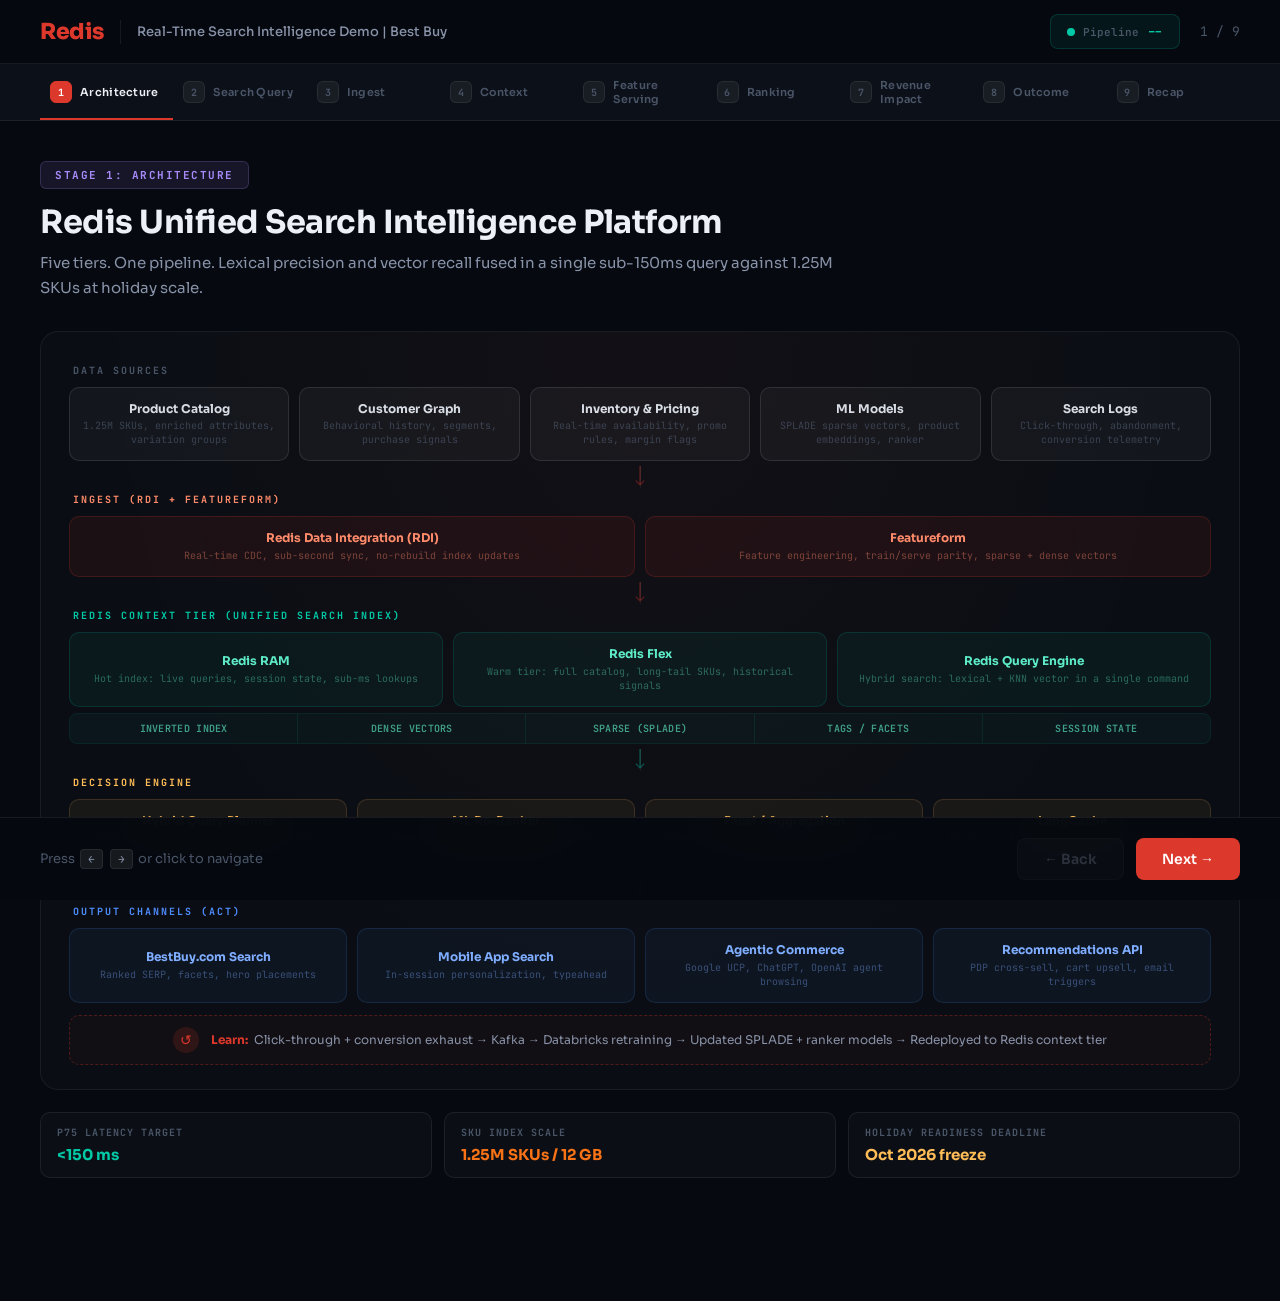
<file: best-buy/index.html>
<!DOCTYPE html>
<html lang="en">
<head>
<meta charset="UTF-8">
<meta name="viewport" content="width=device-width, initial-scale=1.0">
<title>Redis Real-Time Search Intelligence Demo | Best Buy</title>
<link rel="preconnect" href="https://fonts.googleapis.com">
<link href="https://fonts.googleapis.com/css2?family=JetBrains+Mono:wght@400;500;600;700&family=Sora:wght@300;400;500;600;700;800&display=swap" rel="stylesheet">
<style>
:root {
  --red:#DC382C;--teal:#00C9A7;--blue:#4F8CFF;--amber:#FFBC57;--purple:#A78BFA;
  --bb-yellow:#FFE000;--bb-blue:#003B8E;
  --bg:#060A10;--bg2:#0C1018;--bg3:#121824;--border:rgba(255,255,255,.07);
  --text:#EDF0F7;--text2:#8892A8;--text3:#4A5568;
  --mono:'JetBrains Mono',monospace;--sans:'Sora',sans-serif;
  --orange:#F97316;--green:#22C55E;
}
*{margin:0;padding:0;box-sizing:border-box}
body{font-family:var(--sans);background:var(--bg);color:var(--text);overflow-x:hidden;min-height:100vh}

/* TOPBAR */
.topbar{display:flex;align-items:center;justify-content:space-between;padding:14px 40px;border-bottom:1px solid var(--border);background:rgba(6,10,16,.97);backdrop-filter:blur(20px);position:sticky;top:0;z-index:50}
.topbar-left{display:flex;align-items:center;gap:16px}
.redis-logo{font-size:22px;font-weight:800;color:var(--red);letter-spacing:-.5px}
.topbar-divider{width:1px;height:24px;background:var(--border)}
.topbar-title{font-size:13px;color:var(--text2);font-weight:500}
.topbar-right{display:flex;align-items:center;gap:20px}
.latency-display{display:flex;align-items:center;gap:8px;padding:8px 16px;border-radius:8px;background:rgba(0,201,167,.07);border:1px solid rgba(0,201,167,.18);font-family:var(--mono);font-size:13px;font-weight:600}
.latency-dot{width:8px;height:8px;border-radius:50%;background:var(--teal);animation:blink 1.5s infinite}
@keyframes blink{0%,100%{opacity:1}50%{opacity:.3}}
.latency-value{color:var(--teal)}
.latency-label{color:var(--text3);font-size:11px}
.stage-counter{font-size:13px;color:var(--text3);font-family:var(--mono)}

/* PROGRESS */
.progress-track{display:flex;gap:0;padding:0 40px;background:var(--bg2);border-bottom:1px solid var(--border);overflow-x:auto}
.progress-step{flex:1;min-width:110px;padding:14px 10px;display:flex;align-items:center;gap:8px;font-size:11px;font-weight:600;color:var(--text3);letter-spacing:.3px;position:relative;transition:all .4s;cursor:pointer}
.progress-step::after{content:'';position:absolute;bottom:0;left:0;right:0;height:2px;background:var(--red);transform:scaleX(0);transition:transform .5s cubic-bezier(.4,0,.2,1)}
.progress-step.active{color:var(--text)}.progress-step.active::after{transform:scaleX(1)}
.progress-step.done{color:var(--teal)}.progress-step.done::after{transform:scaleX(1);background:var(--teal)}
.step-num{width:22px;height:22px;border-radius:6px;display:flex;align-items:center;justify-content:center;font-size:10px;font-weight:700;background:rgba(255,255,255,.05);border:1px solid var(--border);transition:all .4s;font-family:var(--mono);flex-shrink:0}
.progress-step.active .step-num{background:var(--red);border-color:var(--red);color:#fff}
.progress-step.done .step-num{background:var(--teal);border-color:var(--teal);color:#fff}

/* STAGE LAYOUT */
.stage-viewport{min-height:calc(100vh - 120px);display:flex;flex-direction:column;padding:40px}
.stage-content{display:none;flex:1;animation:fadeUp .55s cubic-bezier(.4,0,.2,1) forwards}
.stage-content.active{display:flex;flex-direction:column}
@keyframes fadeUp{from{opacity:0;transform:translateY(18px)}to{opacity:1;transform:translateY(0)}}
.stage-header{margin-bottom:30px}
.stage-badge{display:inline-flex;align-items:center;gap:8px;padding:6px 14px;border-radius:6px;font-size:11px;font-weight:700;letter-spacing:1.5px;text-transform:uppercase;margin-bottom:14px;font-family:var(--mono)}
.badge-arch{background:rgba(167,139,250,.1);color:var(--purple);border:1px solid rgba(167,139,250,.2)}
.badge-trigger{background:rgba(249,115,22,.1);color:var(--orange);border:1px solid rgba(249,115,22,.2)}
.badge-ingest{background:rgba(220,56,44,.1);color:var(--red);border:1px solid rgba(220,56,44,.2)}
.badge-context{background:rgba(0,201,167,.1);color:var(--teal);border:1px solid rgba(0,201,167,.2)}
.badge-features{background:rgba(79,140,255,.1);color:var(--blue);border:1px solid rgba(79,140,255,.2)}
.badge-ranking{background:rgba(79,140,255,.1);color:var(--blue);border:1px solid rgba(79,140,255,.2)}
.badge-revenue{background:rgba(255,188,87,.1);color:var(--amber);border:1px solid rgba(255,188,87,.2)}
.badge-outcome{background:rgba(167,139,250,.1);color:var(--purple);border:1px solid rgba(167,139,250,.2)}
.stage-title{font-size:32px;font-weight:700;line-height:1.2;letter-spacing:-.5px;margin-bottom:10px}
.stage-subtitle{font-size:15px;color:var(--text2);line-height:1.65;max-width:800px}
.component-tag{display:inline-flex;align-items:center;gap:6px;padding:4px 12px;border-radius:5px;font-size:12px;font-weight:600;font-family:var(--mono);background:rgba(220,56,44,.1);color:var(--red);border:1px solid rgba(220,56,44,.15);margin-right:8px;margin-top:12px}

/* VIZ */
.viz-area{flex:1;display:flex;gap:22px;align-items:stretch}
.viz-panel{flex:1;border-radius:14px;background:var(--bg2);border:1px solid var(--border);padding:26px;position:relative;overflow:hidden}
.viz-panel::before{content:'';position:absolute;top:0;left:0;right:0;bottom:0;background:radial-gradient(ellipse at 50% 0%,rgba(220,56,44,.03) 0%,transparent 70%);pointer-events:none}
.viz-panel-title{font-size:11px;font-weight:700;letter-spacing:1.5px;text-transform:uppercase;color:var(--text3);margin-bottom:18px;font-family:var(--mono)}
.data-rows{display:flex;flex-direction:column;gap:8px}
.data-row{display:flex;align-items:center;justify-content:space-between;padding:11px 15px;border-radius:8px;background:rgba(255,255,255,.025);border:1px solid var(--border);animation:slideIn .5s cubic-bezier(.4,0,.2,1) forwards;opacity:0;gap:12px}
.data-row:nth-child(1){animation-delay:.1s}.data-row:nth-child(2){animation-delay:.18s}.data-row:nth-child(3){animation-delay:.26s}.data-row:nth-child(4){animation-delay:.34s}.data-row:nth-child(5){animation-delay:.42s}.data-row:nth-child(6){animation-delay:.5s}.data-row:nth-child(7){animation-delay:.58s}.data-row:nth-child(8){animation-delay:.66s}
@keyframes slideIn{from{opacity:0;transform:translateX(-12px)}to{opacity:1;transform:translateX(0)}}
.data-label{font-size:13px;color:var(--text2);font-weight:500}
.data-value{font-size:12px;font-weight:600;color:var(--text);font-family:var(--mono);text-align:right}
.data-value.red{color:var(--red)}.data-value.teal{color:var(--teal)}.data-value.amber{color:var(--amber)}.data-value.blue{color:var(--blue)}.data-value.orange{color:var(--orange)}.data-value.purple{color:var(--purple)}.data-value.green{color:var(--green)}

/* FLOW ITEMS */
.flow-container{display:flex;flex-direction:column;gap:10px}
.flow-item{display:flex;align-items:center;gap:14px;padding:13px 16px;border-radius:10px;background:rgba(255,255,255,.025);border:1px solid var(--border);opacity:0;animation:flowIn .6s forwards}
.flow-item:nth-child(1){animation-delay:.1s}.flow-item:nth-child(2){animation-delay:.2s}.flow-item:nth-child(3){animation-delay:.3s}.flow-item:nth-child(4){animation-delay:.4s}.flow-item:nth-child(5){animation-delay:.5s}.flow-item:nth-child(6){animation-delay:.6s}
@keyframes flowIn{from{opacity:0;transform:translateY(10px)}to{opacity:1;transform:translateY(0)}}
.flow-icon{width:42px;height:42px;border-radius:8px;display:flex;align-items:center;justify-content:center;font-size:11px;font-weight:800;flex-shrink:0;font-family:var(--mono);letter-spacing:-.5px}
.flow-source{font-size:13px;font-weight:700}.flow-detail{font-size:11px;color:var(--text3);margin-top:2px}
.flow-arrow{color:var(--red);font-size:16px;margin-left:auto;animation:pulseArrow 1.5s infinite}
@keyframes pulseArrow{0%,100%{opacity:1;transform:translateX(0)}50%{opacity:.5;transform:translateX(4px)}}

/* PERSONA CARD */
.persona-card{display:flex;align-items:center;gap:18px;padding:18px 22px;border-radius:12px;background:rgba(255,255,255,.03);border:1px solid var(--border);margin-bottom:20px;animation:fadeUp .6s forwards}
.persona-avatar{width:52px;height:52px;border-radius:12px;background:linear-gradient(135deg,#1a56db,#4F8CFF);display:flex;align-items:center;justify-content:center;font-size:20px;font-weight:700;color:#fff;flex-shrink:0}
.persona-name{font-size:17px;font-weight:700}.persona-detail{font-size:12px;color:var(--text2);margin-top:2px}
.persona-badge{margin-left:auto;padding:5px 12px;border-radius:5px;font-size:11px;font-weight:700;font-family:var(--mono);background:rgba(79,140,255,.12);color:var(--blue);border:1px solid rgba(79,140,255,.2)}

/* FEATURE CARDS */
.feat-grid{display:grid;grid-template-columns:repeat(2,1fr);gap:14px}
.feat-card{padding:16px 18px;border-radius:10px;background:rgba(255,255,255,.025);border:1px solid var(--border);opacity:0;animation:offerPop .5s forwards}
.feat-card:nth-child(1){animation-delay:.1s}.feat-card:nth-child(2){animation-delay:.2s}.feat-card:nth-child(3){animation-delay:.3s}.feat-card:nth-child(4){animation-delay:.4s}.feat-card:nth-child(5){animation-delay:.5s}.feat-card:nth-child(6){animation-delay:.6s}
@keyframes offerPop{from{opacity:0;transform:scale(.96)}to{opacity:1;transform:scale(1)}}
.feat-name{font-family:var(--mono);font-size:11px;font-weight:700;color:var(--blue);margin-bottom:4px;letter-spacing:.5px}
.feat-desc{font-size:11px;color:var(--text3);margin-bottom:8px;line-height:1.45}
.feat-value-row{display:flex;align-items:center;justify-content:space-between;padding-top:8px;border-top:1px solid var(--border)}
.feat-value{font-family:var(--mono);font-size:12px;font-weight:700;color:var(--text)}
.feat-latency{font-family:var(--mono);font-size:10px;color:var(--teal)}

/* SEARCH RESULTS CARDS */
.result-grid{display:flex;flex-direction:column;gap:10px}
.result-card{border-radius:10px;padding:16px 18px;background:rgba(255,255,255,.025);border:1px solid var(--border);opacity:0;animation:offerPop .5s forwards;display:flex;gap:14px;align-items:flex-start}
.result-card:nth-child(1){animation-delay:.15s}.result-card:nth-child(2){animation-delay:.3s}.result-card:nth-child(3){animation-delay:.45s}
.result-card.winner{border-color:var(--teal);background:rgba(0,201,167,.05);box-shadow:0 0 24px rgba(0,201,167,.07)}
.result-rank{font-family:var(--mono);font-size:10px;font-weight:700;color:var(--text3);margin-bottom:6px;letter-spacing:1px;text-transform:uppercase}
.result-card.winner .result-rank{color:var(--teal)}
.result-product{flex:1}
.result-title{font-size:14px;font-weight:700;margin-bottom:3px}
.result-meta{font-size:11px;color:var(--text3);margin-bottom:8px}
.result-why{font-size:11px;color:var(--text2);line-height:1.4;margin-bottom:8px}
.result-score-row{display:flex;gap:10px;flex-wrap:wrap}
.score-chip{padding:3px 9px;border-radius:4px;font-size:10px;font-weight:700;font-family:var(--mono)}
.chip-hybrid{background:rgba(0,201,167,.12);color:var(--teal)}
.chip-lexical{background:rgba(79,140,255,.12);color:var(--blue)}
.chip-vector{background:rgba(167,139,250,.12);color:var(--purple)}
.chip-boost{background:rgba(255,188,87,.12);color:var(--amber)}
.result-thumb{width:52px;height:52px;border-radius:8px;flex-shrink:0;display:flex;align-items:center;justify-content:center;font-size:20px}

/* SCORE BAR */
.score-bar{height:5px;border-radius:3px;background:rgba(255,255,255,.06);overflow:hidden;margin-top:8px}
.score-fill{height:100%;border-radius:3px;animation:scoreFill 1s cubic-bezier(.4,0,.2,1) forwards;animation-delay:.7s;width:0}
@keyframes scoreFill{to{width:var(--score)}}
.score-label{display:flex;justify-content:space-between;margin-top:4px;font-size:10px;font-family:var(--mono);color:var(--text3)}

/* REVENUE / COMPARE */
.rev-compare{display:grid;grid-template-columns:1fr auto 1fr;gap:20px;align-items:center;margin-top:16px}
.rev-card{padding:22px;border-radius:12px;text-align:center}
.rev-card.before{background:rgba(255,255,255,.03);border:1px solid var(--border)}
.rev-card.after{background:rgba(0,201,167,.05);border:1px solid rgba(0,201,167,.2)}
.rev-value{font-family:var(--mono);font-size:32px;font-weight:700;line-height:1;margin-bottom:6px}
.rev-label{font-size:12px;color:var(--text3)}
.rev-arrow{font-size:26px;color:var(--teal);animation:pulseArrow 1.5s infinite}

/* ARCHITECTURE */
.arch-wrap{flex:1;display:flex;flex-direction:column;gap:16px}
.arch-frame{flex:1;background:rgba(255,255,255,.02);border:1px solid rgba(255,255,255,.06);border-radius:18px;padding:32px 28px 24px;position:relative;overflow:hidden}
.arch-frame::before{content:'';position:absolute;inset:0;background:radial-gradient(ellipse at 50% 0%,rgba(220,56,44,.04),transparent 65%);pointer-events:none}
.arch-tier{position:relative;z-index:2}
.arch-tier-label{font-family:var(--mono);font-size:10px;font-weight:700;letter-spacing:2px;text-transform:uppercase;margin-bottom:10px;padding-left:4px}
.arch-tier-row{display:flex;gap:10px;align-items:stretch;flex-wrap:wrap}
.arch-node{flex:1;border-radius:10px;padding:13px 13px;text-align:center;border:1px solid;min-height:60px;display:flex;flex-direction:column;justify-content:center;min-width:120px;transition:all .25s}
.arch-node:hover{transform:translateY(-2px)}
.arch-node h4{font-size:12px;font-weight:700;margin-bottom:3px;line-height:1.3}
.arch-node p{font-size:10px;line-height:1.4;opacity:.7;font-family:var(--mono)}
.tier-source .arch-tier-label{color:var(--text3)}
.tier-source .arch-node{background:rgba(255,255,255,.04);border-color:rgba(255,255,255,.1)}
.tier-source .arch-node:hover{border-color:rgba(255,255,255,.25)}
.tier-source .arch-node h4{color:#D8DCE4}
.tier-source .arch-node p{color:var(--text3)}
.tier-ingest .arch-tier-label{color:#FF8B6A}
.tier-ingest .arch-node{background:rgba(220,56,44,.08);border-color:rgba(220,56,44,.2)}
.tier-ingest .arch-node:hover{border-color:rgba(220,56,44,.5);background:rgba(220,56,44,.12)}
.tier-ingest .arch-node h4{color:#FF8B6A}
.tier-ingest .arch-node p{color:rgba(255,139,106,.6)}
.tier-context .arch-tier-label{color:var(--teal)}
.tier-context .arch-node{background:rgba(0,201,167,.06);border-color:rgba(0,201,167,.15)}
.tier-context .arch-node:hover{border-color:rgba(0,201,167,.4);background:rgba(0,201,167,.1)}
.tier-context .arch-node h4{color:#5EECC8}
.tier-context .arch-node p{color:rgba(94,236,200,.55)}
.tier-decide .arch-tier-label{color:var(--amber)}
.tier-decide .arch-node{background:rgba(255,188,87,.06);border-color:rgba(255,188,87,.15)}
.tier-decide .arch-node:hover{border-color:rgba(255,188,87,.4);background:rgba(255,188,87,.1)}
.tier-decide .arch-node h4{color:var(--amber)}
.tier-decide .arch-node p{color:rgba(255,188,87,.55)}
.tier-act .arch-tier-label{color:var(--blue)}
.tier-act .arch-node{background:rgba(79,140,255,.06);border-color:rgba(79,140,255,.15)}
.tier-act .arch-node:hover{border-color:rgba(79,140,255,.4);background:rgba(79,140,255,.1)}
.tier-act .arch-node h4{color:#7FADFF}
.tier-act .arch-node p{color:rgba(127,173,255,.55)}
.arch-flow-arrow{display:flex;align-items:center;justify-content:center;height:22px;position:relative;margin:5px 0}
.arch-flow-arrow::before{content:'';width:1px;height:100%;background:linear-gradient(to bottom,rgba(255,255,255,.1),rgba(255,255,255,.05))}
.arch-flow-arrow svg{position:absolute;top:50%;left:50%;transform:translate(-50%,-50%)}
.arch-data-strip{display:flex;gap:0;margin-top:6px;border-radius:8px;overflow:hidden;border:1px solid rgba(0,201,167,.12)}
.arch-data-chip{flex:1;padding:8px 7px;text-align:center;font-size:10px;font-weight:600;color:rgba(94,236,200,.65);background:rgba(0,201,167,.04);border-right:1px solid rgba(0,201,167,.1);font-family:var(--mono);letter-spacing:.3px;text-transform:uppercase}
.arch-data-chip:last-child{border-right:none}
.arch-feedback{margin-top:12px;padding:11px 18px;border-radius:10px;border:1px dashed rgba(220,56,44,.3);background:rgba(220,56,44,.04);display:flex;align-items:center;justify-content:center;gap:12px;font-size:12px;color:var(--text2)}
.arch-feedback-icon{width:26px;height:26px;border-radius:50%;background:rgba(220,56,44,.15);display:flex;align-items:center;justify-content:center;font-size:14px;color:var(--red);flex-shrink:0}
.arch-callouts{display:grid;grid-template-columns:repeat(3,1fr);gap:12px;margin-top:6px}
.arch-callout{padding:13px 16px;border-radius:10px;background:rgba(255,255,255,.025);border:1px solid var(--border)}
.arch-callout-label{font-family:var(--mono);font-size:10px;font-weight:700;letter-spacing:1px;text-transform:uppercase;color:var(--text3);margin-bottom:6px}
.arch-callout-value{font-size:15px;font-weight:700;color:var(--text)}
.arch-callout-value.teal{color:var(--teal)}.arch-callout-value.orange{color:var(--orange)}.arch-callout-value.amber{color:var(--amber)}.arch-callout-value.green{color:var(--green)}

/* OUTCOME SPLIT */
.outcome-split{display:grid;grid-template-columns:1fr 1fr;gap:24px}
.outcome-col{display:flex;flex-direction:column;gap:14px}
.outcome-header{padding:10px 16px;border-radius:8px;font-size:12px;font-weight:700;letter-spacing:1px;text-transform:uppercase;font-family:var(--mono);text-align:center}
.outcome-header.generic{background:rgba(255,255,255,.04);color:var(--text3);border:1px solid var(--border)}
.outcome-header.personalized{background:rgba(0,201,167,.08);color:var(--teal);border:1px solid rgba(0,201,167,.2)}
.outcome-metrics{display:flex;gap:16px;padding:16px;border-radius:10px}
.outcome-metrics.generic-m{background:rgba(255,255,255,.03);border:1px solid var(--border)}
.outcome-metrics.personalized-m{background:rgba(0,201,167,.05);border:1px solid rgba(0,201,167,.15)}
.outcome-metric{flex:1;text-align:center}
.outcome-metric-value{font-family:var(--mono);font-size:20px;font-weight:700;line-height:1}
.generic-m .outcome-metric-value{color:var(--text3)}
.personalized-m .outcome-metric-value{color:var(--teal)}
.outcome-metric-label{font-size:10px;color:var(--text3);margin-top:4px}

/* BB SEARCH MOCKUP */
.bb-screen{background:#0A0A0A;border-radius:14px;border:1px solid #2a2a2a;overflow:hidden;position:relative}
.bb-header{background:#081e4d;padding:12px 18px;display:flex;align-items:center;gap:12px}
.bb-logo-mark{font-size:14px;font-weight:800;color:var(--bb-yellow);font-family:var(--mono);letter-spacing:-.5px}
.bb-search-bar{flex:1;background:rgba(255,255,255,.1);border-radius:6px;padding:7px 14px;font-size:12px;color:rgba(255,255,255,.7);font-family:var(--mono)}
.bb-results-area{padding:14px 18px}
.bb-result-row{display:flex;align-items:center;gap:12px;padding:9px 12px;border-radius:8px;margin-bottom:6px;background:rgba(255,255,255,.04);border:1px solid rgba(255,255,255,.06)}
.bb-result-img{width:36px;height:36px;border-radius:5px;flex-shrink:0;display:flex;align-items:center;justify-content:center;font-size:16px;background:rgba(255,255,255,.06)}
.bb-result-name{font-size:12px;font-weight:600;color:#e8e8e8}
.bb-result-price{font-size:11px;color:#FFE000;font-family:var(--mono);font-weight:700;margin-top:2px}
.bb-result-row.top-pick{border-color:rgba(0,201,167,.3);background:rgba(0,201,167,.05)}
.bb-result-badge{margin-left:auto;padding:3px 8px;border-radius:4px;font-size:9px;font-weight:700;font-family:var(--mono)}
.badge-match{background:rgba(0,201,167,.15);color:var(--teal)}
.badge-generic{background:rgba(255,255,255,.07);color:var(--text3)}
.bb-latency-bar{padding:10px 18px;background:rgba(255,255,255,.025);border-top:1px solid rgba(255,255,255,.05);display:flex;align-items:center;justify-content:space-between;font-family:var(--mono);font-size:10px}
.lat-before{color:#DC382C;font-weight:700}
.lat-after{color:var(--teal);font-weight:700}

/* NAV */
.nav-bar{display:flex;justify-content:space-between;align-items:center;padding:20px 40px;border-top:1px solid var(--border);background:rgba(6,10,16,.97);backdrop-filter:blur(20px);position:sticky;bottom:0;z-index:50}
.nav-hint{font-size:13px;color:var(--text3)}
.nav-hint kbd{display:inline-block;padding:2px 7px;border-radius:4px;background:rgba(255,255,255,.07);border:1px solid var(--border);font-family:var(--mono);font-size:11px;color:var(--text2);margin:0 2px}
.nav-buttons{display:flex;gap:12px}
.nav-btn{padding:11px 26px;border-radius:8px;font-size:14px;font-weight:600;cursor:pointer;transition:all .2s;border:none;font-family:var(--sans)}
.nav-btn.back{background:rgba(255,255,255,.06);color:var(--text2);border:1px solid var(--border)}
.nav-btn.back:hover{background:rgba(255,255,255,.1);color:var(--text)}
.nav-btn.next{background:var(--red);color:#fff}
.nav-btn.next:hover{background:#c0302a;transform:translateY(-1px)}
.nav-btn:disabled{opacity:.3;cursor:not-allowed;transform:none}
.nav-btn.restart{background:var(--teal);color:#fff}
.nav-btn.restart:hover{background:#00a88b}

/* LATENCY CALLOUT BLOCK */
.latency-callout{display:flex;gap:14px;margin-top:16px}
.lat-block{flex:1;padding:16px;border-radius:10px;text-align:center}
.lat-block.bad{background:rgba(220,56,44,.06);border:1px solid rgba(220,56,44,.15)}
.lat-block.good{background:rgba(0,201,167,.06);border:1px solid rgba(0,201,167,.15)}
.lat-num{font-family:var(--mono);font-size:28px;font-weight:700;line-height:1;margin-bottom:4px}
.lat-block.bad .lat-num{color:var(--red)}
.lat-block.good .lat-num{color:var(--teal)}
.lat-lbl{font-size:11px;color:var(--text3)}

@media(max-width:900px){
  .topbar,.progress-track,.stage-viewport,.nav-bar{padding-left:16px;padding-right:16px}
  .stage-title{font-size:24px}.viz-area{flex-direction:column}.outcome-split{grid-template-columns:1fr}
  .feat-grid{grid-template-columns:1fr}.arch-callouts{grid-template-columns:1fr}
  .progress-step span{display:none}.latency-callout{flex-direction:column}
}
</style>
</head>
<body>

<!-- TOPBAR -->
<div class="topbar">
  <div class="topbar-left">
    <div class="redis-logo">Redis</div>
    <div class="topbar-divider"></div>
    <div class="topbar-title">Real-Time Search Intelligence Demo | Best Buy</div>
  </div>
  <div class="topbar-right">
    <div class="latency-display">
      <div class="latency-dot"></div>
      <span class="latency-label">Pipeline</span>
      <span class="latency-value" id="globalLatency">--</span>
    </div>
    <div class="stage-counter" id="stageCounter">1 / 9</div>
  </div>
</div>

<!-- PROGRESS BAR -->
<div class="progress-track" id="progressTrack">
  <div class="progress-step active" data-step="0"><div class="step-num">1</div><span>Architecture</span></div>
  <div class="progress-step" data-step="1"><div class="step-num">2</div><span>Search Query</span></div>
  <div class="progress-step" data-step="2"><div class="step-num">3</div><span>Ingest</span></div>
  <div class="progress-step" data-step="3"><div class="step-num">4</div><span>Context</span></div>
  <div class="progress-step" data-step="4"><div class="step-num">5</div><span>Feature Serving</span></div>
  <div class="progress-step" data-step="5"><div class="step-num">6</div><span>Ranking</span></div>
  <div class="progress-step" data-step="6"><div class="step-num">7</div><span>Revenue Impact</span></div>
  <div class="progress-step" data-step="7"><div class="step-num">8</div><span>Outcome</span></div>
  <div class="progress-step" data-step="8"><div class="step-num">9</div><span>Recap</span></div>
</div>

<!-- STAGES VIEWPORT -->
<div class="stage-viewport">

<!-- ══ STAGE 1: ARCHITECTURE ══ -->
<div class="stage-content active" id="stage0">
  <div class="stage-header">
    <div class="stage-badge badge-arch">Stage 1: Architecture</div>
    <div class="stage-title">Redis Unified Search Intelligence Platform</div>
    <div class="stage-subtitle">Five tiers. One pipeline. Lexical precision and vector recall fused in a single sub-150ms query against 1.25M SKUs at holiday scale.</div>
  </div>
  <div class="arch-wrap">
    <div class="arch-frame">
      <div class="arch-tier tier-source">
        <div class="arch-tier-label">Data Sources</div>
        <div class="arch-tier-row">
          <div class="arch-node"><h4>Product Catalog</h4><p>1.25M SKUs, enriched attributes, variation groups</p></div>
          <div class="arch-node"><h4>Customer Graph</h4><p>Behavioral history, segments, purchase signals</p></div>
          <div class="arch-node"><h4>Inventory &amp; Pricing</h4><p>Real-time availability, promo rules, margin flags</p></div>
          <div class="arch-node"><h4>ML Models</h4><p>SPLADE sparse vectors, product embeddings, ranker</p></div>
          <div class="arch-node"><h4>Search Logs</h4><p>Click-through, abandonment, conversion telemetry</p></div>
        </div>
      </div>

      <div class="arch-flow-arrow"><svg width="16" height="22" viewBox="0 0 16 28"><path d="M8 0V24M3 19L8 24L13 19" stroke="rgba(220,56,44,.4)" stroke-width="1.5" fill="none" stroke-linecap="round"/></svg></div>

      <div class="arch-tier tier-ingest">
        <div class="arch-tier-label">Ingest (RDI + Featureform)</div>
        <div class="arch-tier-row">
          <div class="arch-node"><h4>Redis Data Integration (RDI)</h4><p>Real-time CDC, sub-second sync, no-rebuild index updates</p></div>
          <div class="arch-node"><h4>Featureform</h4><p>Feature engineering, train/serve parity, sparse + dense vectors</p></div>
        </div>
      </div>

      <div class="arch-flow-arrow"><svg width="16" height="22" viewBox="0 0 16 28"><path d="M8 0V24M3 19L8 24L13 19" stroke="rgba(220,56,44,.4)" stroke-width="1.5" fill="none" stroke-linecap="round"/></svg></div>

      <div class="arch-tier tier-context">
        <div class="arch-tier-label">Redis Context Tier (Unified Search Index)</div>
        <div class="arch-tier-row">
          <div class="arch-node"><h4>Redis RAM</h4><p>Hot index: live queries, session state, sub-ms lookups</p></div>
          <div class="arch-node"><h4>Redis Flex</h4><p>Warm tier: full catalog, long-tail SKUs, historical signals</p></div>
          <div class="arch-node"><h4>Redis Query Engine</h4><p>Hybrid search: lexical + KNN vector in a single command</p></div>
        </div>
        <div class="arch-data-strip">
          <div class="arch-data-chip">Inverted Index</div>
          <div class="arch-data-chip">Dense Vectors</div>
          <div class="arch-data-chip">Sparse (SPLADE)</div>
          <div class="arch-data-chip">Tags / Facets</div>
          <div class="arch-data-chip">Session State</div>
        </div>
      </div>

      <div class="arch-flow-arrow"><svg width="16" height="22" viewBox="0 0 16 28"><path d="M8 0V24M3 19L8 24L13 19" stroke="rgba(0,201,167,.4)" stroke-width="1.5" fill="none" stroke-linecap="round"/></svg></div>

      <div class="arch-tier tier-decide">
        <div class="arch-tier-label">Decision Engine</div>
        <div class="arch-tier-row">
          <div class="arch-node"><h4>Hybrid Query Planner</h4><p>BM25 lexical pre-filter + vector KNN, single round-trip</p></div>
          <div class="arch-node"><h4>ML Re-Ranker</h4><p>Revenue weighting, inventory boost, margin optimization</p></div>
          <div class="arch-node"><h4>Facet / Aggregation</h4><p>Brand, price, category filters in-query, no second pass</p></div>
          <div class="arch-node"><h4>LangCache</h4><p>Agentic query grounding, LLM acceleration layer</p></div>
        </div>
      </div>

      <div class="arch-flow-arrow"><svg width="16" height="22" viewBox="0 0 16 28"><path d="M8 0V24M3 19L8 24L13 19" stroke="rgba(255,188,87,.4)" stroke-width="1.5" fill="none" stroke-linecap="round"/></svg></div>

      <div class="arch-tier tier-act">
        <div class="arch-tier-label">Output Channels (Act)</div>
        <div class="arch-tier-row">
          <div class="arch-node"><h4>BestBuy.com Search</h4><p>Ranked SERP, facets, hero placements</p></div>
          <div class="arch-node"><h4>Mobile App Search</h4><p>In-session personalization, typeahead</p></div>
          <div class="arch-node"><h4>Agentic Commerce</h4><p>Google UCP, ChatGPT, OpenAI agent browsing</p></div>
          <div class="arch-node"><h4>Recommendations API</h4><p>PDP cross-sell, cart upsell, email triggers</p></div>
        </div>
      </div>

      <div class="arch-feedback">
        <div class="arch-feedback-icon">&#x21BA;</div>
        <span><strong style="color:var(--red)">Learn:</strong>&nbsp; Click-through + conversion exhaust &rarr; Kafka &rarr; Databricks retraining &rarr; Updated SPLADE + ranker models &rarr; Redeployed to Redis context tier</span>
      </div>
    </div>

    <div class="arch-callouts">
      <div class="arch-callout"><div class="arch-callout-label">P75 Latency Target</div><div class="arch-callout-value teal">&lt;150 ms</div></div>
      <div class="arch-callout"><div class="arch-callout-label">SKU Index Scale</div><div class="arch-callout-value orange">1.25M SKUs / 12 GB</div></div>
      <div class="arch-callout"><div class="arch-callout-label">Holiday Readiness Deadline</div><div class="arch-callout-value amber">Oct 2026 freeze</div></div>
    </div>
  </div>
</div>

<!-- ══ STAGE 2: SEARCH QUERY / SESSION START ══ -->
<div class="stage-content" id="stage1">
  <div class="stage-header">
    <div class="stage-badge badge-trigger">Stage 2: Search Query</div>
    <div class="stage-title">Jordan Chen searches "4K TV under $800"</div>
    <div class="stage-subtitle">A high-intent search query fires on BestBuy.com. Redis identifies a returning customer mid-purchase cycle and activates the unified search pipeline in under 5 milliseconds.</div>
  </div>
  <div class="viz-area">
    <div class="viz-panel" style="flex:2">
      <div class="viz-panel-title">Search Session Event</div>
      <div class="persona-card">
        <div class="persona-avatar">JC</div>
        <div>
          <div class="persona-name">Jordan Chen</div>
          <div class="persona-detail">Best Buy member since 2021 | 3 prior TV research sessions | Last purchase: Sony soundbar, $349</div>
        </div>
        <div class="persona-badge">HIGH INTENT</div>
      </div>
      <div class="data-rows">
        <div class="data-row"><span class="data-label">Query</span><span class="data-value orange">"4K TV under $800"</span></div>
        <div class="data-row"><span class="data-label">Query type</span><span class="data-value blue">Navigational + filter intent</span></div>
        <div class="data-row"><span class="data-label">Session channel</span><span class="data-value">BestBuy.com / Chrome / Desktop</span></div>
        <div class="data-row"><span class="data-label">Prior search sessions</span><span class="data-value amber">3 TV research sessions last 14 days</span></div>
        <div class="data-row"><span class="data-label">Last session signal</span><span class="data-value">Dwelled 2m 14s on Sony X90L PDP</span></div>
        <div class="data-row"><span class="data-label">Cart state</span><span class="data-value teal">Empty (comparison mode)</span></div>
        <div class="data-row"><span class="data-label">Inventory constraint</span><span class="data-value red">Sony X90L 65" back-ordered, 14 days</span></div>
      </div>
    </div>
    <div class="viz-panel">
      <div class="viz-panel-title">Why This Matters</div>
      <div style="display:flex;flex-direction:column;gap:16px;margin-top:4px">
        <div style="font-size:13px;color:var(--text2);line-height:1.6">Jordan has spent <strong style="color:var(--orange)">3 sessions</strong> researching TVs. Purchase intent is high. The Sony he favors is <strong style="color:var(--red)">back-ordered 14 days</strong>.</div>
        <div style="font-size:13px;color:var(--text2);line-height:1.6">A generic SERP returns Sony X90L at position 1. Jordan sees "back order" and bounces. Best Buy loses a <strong style="color:var(--amber)">$700+ transaction</strong> to a competitor who has stock.</div>
        <div style="padding:14px;border-radius:8px;background:rgba(249,115,22,.06);border:1px solid rgba(249,115,22,.12);font-size:12px;color:var(--text2);line-height:1.6"><strong style="color:var(--orange)">The opportunity:</strong> Redis knows Jordan's affinity, knows the Sony is out of stock, and can surface an in-stock alternative with identical specs and a strong cross-sell bundle - in the same query latency window Solr requires for lexical alone.</div>
        <div style="padding:14px;border-radius:8px;background:rgba(255,255,255,.03);border:1px solid var(--border);font-size:12px;color:var(--text2);line-height:1.6"><strong style="color:var(--text3)">Without Redis:</strong> Static Solr SERP. No session context. No inventory signal. No affinity boost. Jordan sees the back-ordered Sony first, loses confidence, and checks Amazon.</div>
      </div>
    </div>
  </div>
</div>

<!-- ══ STAGE 3: INGEST ══ -->
<div class="stage-content" id="stage2">
  <div class="stage-header">
    <div class="stage-badge badge-ingest">Stage 3: Ingest</div>
    <div class="stage-title">Best Buy's source systems flow into Redis</div>
    <div class="stage-subtitle">RDI handles real-time CDC from the product catalog, inventory, and customer graph. Featureform orchestrates the ML feature pipeline from Databricks and Kafka. The full 1.25M SKU index updates on write without a rebuild.</div>
    <span class="component-tag">Redis Data Integration (RDI)</span><span class="component-tag">Featureform</span>
  </div>
  <div class="viz-area">
    <div class="viz-panel" style="flex:2">
      <div class="viz-panel-title">Source Systems &rarr; Redis</div>
      <div class="flow-container">
        <div class="flow-item"><div class="flow-icon" style="background:rgba(79,140,255,.12);color:#29B5E8">SOLR</div><div><div class="flow-source">Apache Solr &middot; Legacy Lexical Index</div><div class="flow-detail">Existing inverted index, BM25 scoring, facets / aggregations | Migrated via RDI, no data loss</div></div><div class="flow-arrow">&rarr;</div></div>
        <div class="flow-item"><div class="flow-icon" style="background:rgba(249,115,22,.12);color:#FF3621">DBX</div><div><div class="flow-source">Databricks &middot; ML Platform</div><div class="flow-detail">SPLADE sparse vectors, product embeddings (512d), ranker models | Featureform-orchestrated, 4h refresh</div></div><div class="flow-arrow">&rarr;</div></div>
        <div class="flow-item"><div class="flow-icon" style="background:rgba(255,153,0,.12);color:#FF9900">INV</div><div><div class="flow-source">Inventory System &middot; Real-Time Availability</div><div class="flow-detail">SKU-level stock, back-order flags, store availability | CDC via RDI, sub-second latency</div></div><div class="flow-arrow">&rarr;</div></div>
        <div class="flow-item"><div class="flow-icon" style="background:rgba(0,201,167,.12);color:var(--teal)">KFK</div><div><div class="flow-source">Kafka &middot; Behavioral Event Stream</div><div class="flow-detail">Search queries, PDP dwells, add-to-cart, abandonment | Live session signals at &lt;80ms ingestion lag</div></div><div class="flow-arrow">&rarr;</div></div>
        <div class="flow-item"><div class="flow-icon" style="background:rgba(167,139,250,.12);color:var(--purple)">CDM</div><div><div class="flow-source">Customer Data Model &middot; 360 Profile</div><div class="flow-detail">Purchase history, affinity segments, lifetime value | Batch sync via RDI, event-driven for live updates</div></div><div class="flow-arrow">&rarr;</div></div>
        <div class="flow-item"><div class="flow-icon" style="background:rgba(220,56,44,.12);color:var(--red)">PIM</div><div><div class="flow-source">Product Information Manager &middot; Catalog</div><div class="flow-detail">1.25M SKUs, enriched specs, variation groups (BSYN), pricing | Real-time CDC on attribute changes</div></div><div class="flow-arrow">&rarr;</div></div>
      </div>
    </div>
    <div class="viz-panel">
      <div class="viz-panel-title">RDI Pipeline Status</div>
      <div class="data-rows">
        <div class="data-row"><span class="data-label">CDC mode</span><span class="data-value teal">Real-time</span></div>
        <div class="data-row"><span class="data-label">Index rebuild required</span><span class="data-value teal">Never</span></div>
        <div class="data-row"><span class="data-label">Inventory sync lag</span><span class="data-value teal">&lt;500 ms</span></div>
        <div class="data-row"><span class="data-label">Databricks feature refresh</span><span class="data-value teal">4h cadence</span></div>
        <div class="data-row"><span class="data-label">Kafka behavioral lag</span><span class="data-value teal">&lt;80 ms</span></div>
        <div class="data-row"><span class="data-label">Catalog coverage</span><span class="data-value teal">1.25M SKUs / 12 GB</span></div>
        <div class="data-row"><span class="data-label">Train / serve parity</span><span class="data-value teal">100%</span></div>
      </div>
      <div style="margin-top:14px;padding:13px;border-radius:8px;background:rgba(220,56,44,.06);border:1px solid rgba(220,56,44,.12);font-size:11px;color:var(--text2);line-height:1.5">
        <strong style="color:var(--red)">Key difference from Solr:</strong> Redis secondary indexes update on write. No scheduled rebuilds. No overnight batch jobs. Inventory changes reflect in search results within 500ms.
      </div>
    </div>
  </div>
</div>

<!-- ══ STAGE 4: CONTEXT ASSEMBLY ══ -->
<div class="stage-content" id="stage3">
  <div class="stage-header">
    <div class="stage-badge badge-context">Stage 4: Context Assembly</div>
    <div class="stage-title">Jordan's purchase profile + live session signals</div>
    <div class="stage-subtitle">Redis assembles two planes of context simultaneously: Jordan's historical affinity and behavioral graph, and the live in-session signals from this query. Both planes merge in a single sub-millisecond read.</div>
    <span class="component-tag">Redis RAM</span><span class="component-tag">Redis Flex</span>
  </div>
  <div class="viz-area">
    <div class="viz-panel">
      <div class="viz-panel-title">Customer 360 (Historical)</div>
      <div style="margin-bottom:14px">
        <div class="data-label" style="margin-bottom:8px;font-size:12px">Category Affinity Distribution</div>
        <div style="display:flex;height:8px;border-radius:4px;overflow:hidden;margin-top:6px;margin-bottom:4px">
          <div style="width:38%;background:var(--blue)"></div>
          <div style="width:24%;background:var(--purple)"></div>
          <div style="width:20%;background:var(--amber)"></div>
          <div style="width:10%;background:var(--teal)"></div>
          <div style="width:8%;background:var(--text3)"></div>
        </div>
        <div style="display:flex;justify-content:space-between;font-size:10px;color:var(--text3);font-family:var(--mono)">
          <span>TV/Display 38%</span><span>Audio 24%</span><span>Computing 20%</span><span>Smart Home 10%</span><span>Other 8%</span>
        </div>
      </div>
      <div class="data-rows">
        <div class="data-row"><span class="data-label">Brand affinity</span><span class="data-value blue">Sony (primary), LG (secondary)</span></div>
        <div class="data-row"><span class="data-label">Avg TV spend</span><span class="data-value amber">$740 (last 2 purchases)</span></div>
        <div class="data-row"><span class="data-label">Last purchase</span><span class="data-value">Sony HT-A3000 soundbar, $349</span></div>
        <div class="data-row"><span class="data-label">Ecosystem signal</span><span class="data-value orange">Sony BRAVIA ecosystem (soundbar owned)</span></div>
        <div class="data-row"><span class="data-label">Customer LTV segment</span><span class="data-value teal">High Value, Repeat Buyer</span></div>
        <div class="data-row"><span class="data-label">Total lifetime spend</span><span class="data-value teal">$2,847</span></div>
      </div>
    </div>
    <div class="viz-panel">
      <div class="viz-panel-title">In-Session Signals (Live)</div>
      <div class="data-rows">
        <div class="data-row"><span class="data-label">Current query</span><span class="data-value orange">"4K TV under $800"</span></div>
        <div class="data-row"><span class="data-label">Prior session PDP dwell</span><span class="data-value">Sony X90L 65" &mdash; 2m 14s</span></div>
        <div class="data-row"><span class="data-label">Filter applied</span><span class="data-value blue">Price: $500-$800 | Size: 65"</span></div>
        <div class="data-row"><span class="data-label">Inventory signal</span><span class="data-value red">Sony X90L 65": back-ordered</span></div>
        <div class="data-row"><span class="data-label">Alternative in-stock</span><span class="data-value teal">Sony X85L 65": $749, available</span></div>
        <div class="data-row"><span class="data-label">Bundle opportunity</span><span class="data-value amber">BRAVIA ecosystem: HT-A5000 upgrade</span></div>
      </div>
      <div style="margin-top:14px;padding:13px;border-radius:8px;background:rgba(79,140,255,.06);border:1px solid rgba(79,140,255,.12);font-size:11px;color:var(--text2);line-height:1.5">
        <strong style="color:var(--blue)">Context fusion:</strong> Jordan owns a Sony soundbar, favors Sony, and is in the $700-$800 spend range. The X90L she researched is out of stock. Redis fuses these three signals and promotes the X85L with a BRAVIA ecosystem bundle - same query, same latency window.
      </div>
    </div>
  </div>
</div>

<!-- ══ STAGE 5: FEATURE SERVING ══ -->
<div class="stage-content" id="stage4">
  <div class="stage-header">
    <div class="stage-badge badge-features">Stage 5: Feature Serving</div>
    <div class="stage-title">Features hydrated for the hybrid ranking model</div>
    <div class="stage-subtitle">Featureform serves every signal needed by the hybrid ranker in a single batch read. Sparse SPLADE vectors, dense product embeddings, inventory flags, and session affinity merge before the first result is scored.</div>
    <span class="component-tag">Featureform</span><span class="component-tag">Redis Feature Store</span>
  </div>
  <div class="viz-area" style="flex-direction:column;gap:18px">
    <div class="feat-grid">
      <div class="feat-card">
        <div class="feat-name">QUERY_SPARSE_VECTOR</div>
        <div class="feat-desc">SPLADE sparse representation of "4K TV under $800" - captures semantic weight on price, resolution, size terms</div>
        <div class="feat-value-row"><span class="feat-value">{tv:0.91, 4k:0.88, budget:0.73...}</span><span class="feat-latency">0.4 ms</span></div>
      </div>
      <div class="feat-card">
        <div class="feat-name">CUSTOMER_AFFINITY_VECTOR</div>
        <div class="feat-desc">Jordan's category + brand embedding from 3 years of purchase and browse history, Databricks-trained</div>
        <div class="feat-value-row"><span class="feat-value">[0.78, 0.21, -0.44, ...]</span><span class="feat-latency">0.5 ms</span></div>
      </div>
      <div class="feat-card">
        <div class="feat-name">INVENTORY_AVAILABILITY_FLAG</div>
        <div class="feat-desc">Real-time per-SKU availability from inventory CDC, updated sub-500ms on stock changes</div>
        <div class="feat-value-row"><span class="feat-value">X90L: 0 | X85L: 847 | X80L: 1,241</span><span class="feat-latency">0.3 ms</span></div>
      </div>
      <div class="feat-card">
        <div class="feat-name">ECOSYSTEM_BUNDLE_SCORE</div>
        <div class="feat-desc">Compatibility score between session purchase and Jordan's owned device (Sony HT-A3000), drives bundle surfacing</div>
        <div class="feat-value-row"><span class="feat-value">0.94 (BRAVIA + HT-A5000)</span><span class="feat-latency">0.6 ms</span></div>
      </div>
      <div class="feat-card">
        <div class="feat-name">SESSION_PRICE_SENSITIVITY</div>
        <div class="feat-desc">Inferred from filter behavior and dwell patterns, calibrates result set to stated budget ceiling</div>
        <div class="feat-value-row"><span class="feat-value">$749 ceiling / high confidence</span><span class="feat-latency">0.2 ms</span></div>
      </div>
      <div class="feat-card">
        <div class="feat-name">VARIATION_COLLAPSE_GROUP</div>
        <div class="feat-desc">BSYN-equivalent grouping of Sony X85L size variations, surfaces the 65" first based on Jordan's prior filter</div>
        <div class="feat-value-row"><span class="feat-value">X85L_55: 0.62 | X85L_65: 0.97</span><span class="feat-latency">0.3 ms</span></div>
      </div>
    </div>
    <div class="viz-panel" style="flex:0">
      <div class="viz-panel-title">Feature Serving Performance</div>
      <div style="display:flex;gap:24px;align-items:center">
        <div style="flex:1"><div style="font-size:11px;color:var(--text3);margin-bottom:4px;font-family:var(--mono);text-transform:uppercase;letter-spacing:1px">Features Hydrated</div><div style="font-size:28px;font-weight:700;color:var(--text);font-family:var(--mono)">186</div></div>
        <div style="flex:1"><div style="font-size:11px;color:var(--text3);margin-bottom:4px;font-family:var(--mono);text-transform:uppercase;letter-spacing:1px">P99 Lookup Latency</div><div style="font-size:28px;font-weight:700;color:var(--teal);font-family:var(--mono)">2.1 ms</div></div>
        <div style="flex:1"><div style="font-size:11px;color:var(--text3);margin-bottom:4px;font-family:var(--mono);text-transform:uppercase;letter-spacing:1px">Train / Serve Parity</div><div style="font-size:28px;font-weight:700;color:var(--teal);font-family:var(--mono)">100%</div></div>
        <div style="flex:1"><div style="font-size:11px;color:var(--text3);margin-bottom:4px;font-family:var(--mono);text-transform:uppercase;letter-spacing:1px">Sparse + Dense Unified</div><div style="font-size:28px;font-weight:700;color:var(--teal);font-family:var(--mono)">1 query</div></div>
      </div>
    </div>
  </div>
</div>

<!-- ══ STAGE 6: RANKING ══ -->
<div class="stage-content" id="stage5">
  <div class="stage-header">
    <div class="stage-badge badge-ranking">Stage 6: Hybrid Ranking</div>
    <div class="stage-title">Lexical + vector fusion scores the result set</div>
    <div class="stage-subtitle">Redis Query Engine executes hybrid BM25 + KNN in a single command. Inventory suppression removes back-ordered SKUs. The ML re-ranker applies affinity, bundle, and margin signals to produce the final ranked set.</div>
    <span class="component-tag">Redis Query Engine</span><span class="component-tag">Hybrid Search</span><span class="component-tag">ML Re-Ranker</span>
  </div>
  <div class="viz-area" style="flex-direction:column;gap:20px">
    <div style="display:flex;gap:10px;flex-wrap:wrap">
      <div style="padding:7px 14px;border-radius:6px;background:rgba(255,255,255,.03);border:1px solid var(--border);font-size:12px;color:var(--text2)">14,200 TVs in catalog</div>
      <div style="padding:7px 14px;border-radius:6px;background:rgba(220,56,44,.06);border:1px solid rgba(220,56,44,.12);font-size:12px;color:var(--red)">312 suppressed (back-ordered or OOS)</div>
      <div style="padding:7px 14px;border-radius:6px;background:rgba(79,140,255,.06);border:1px solid rgba(79,140,255,.12);font-size:12px;color:var(--blue)">Price filter applied: $500-$800</div>
      <div style="padding:7px 14px;border-radius:6px;background:rgba(0,201,167,.06);border:1px solid rgba(0,201,167,.12);font-size:12px;color:var(--teal)">Top 18 ranked for SERP</div>
    </div>
    <div class="result-grid">
      <div class="result-card winner">
        <div class="result-thumb" style="background:rgba(79,140,255,.1);">&#128250;</div>
        <div class="result-product">
          <div class="result-rank">#1 HERO RESULT</div>
          <div class="result-title">Sony BRAVIA X85L 65" 4K TV</div>
          <div class="result-meta">$749 &middot; In Stock (847 units) &middot; Ships same day</div>
          <div class="result-why">Identical resolution to Jordan's researched X90L. In stock. BRAVIA ecosystem compatible with owned HT-A3000 soundbar. Within budget ceiling.</div>
          <div class="result-score-row">
            <span class="score-chip chip-lexical">BM25: 0.91</span>
            <span class="score-chip chip-vector">Vector: 0.93</span>
            <span class="score-chip chip-hybrid">Hybrid: 0.96</span>
            <span class="score-chip chip-boost">Inventory boost: +0.08</span>
          </div>
        </div>
      </div>
      <div class="result-card">
        <div class="result-thumb" style="background:rgba(167,139,250,.1);">&#128250;</div>
        <div class="result-product">
          <div class="result-rank">#2 RECOMMENDED</div>
          <div class="result-title">LG C3 OLED 65" 4K TV</div>
          <div class="result-meta">$796 &middot; In Stock (412 units)</div>
          <div class="result-why">LG is Jordan's secondary brand affinity. OLED panel quality matches premium buyer profile. At price ceiling but high conversion rate in this segment.</div>
          <div class="result-score-row">
            <span class="score-chip chip-lexical">BM25: 0.88</span>
            <span class="score-chip chip-vector">Vector: 0.86</span>
            <span class="score-chip chip-hybrid">Hybrid: 0.87</span>
          </div>
        </div>
      </div>
      <div class="result-card">
        <div class="result-thumb" style="background:rgba(255,188,87,.1);">&#127981;</div>
        <div class="result-product">
          <div class="result-rank">#3 BUNDLE UPSELL</div>
          <div class="result-title">Sony X85L 65" + HT-A5000 Soundbar Bundle</div>
          <div class="result-meta">$1,148 bundled &middot; Save $150 &middot; BRAVIA ecosystem</div>
          <div class="result-why">Jordan owns the HT-A3000. The A5000 is the natural upgrade. Bundle surfaces in position 3 as a revenue-expansion play, not interrupting the primary search.</div>
          <div class="result-score-row">
            <span class="score-chip chip-vector">Ecosystem: 0.94</span>
            <span class="score-chip chip-boost">Bundle margin: +$180</span>
          </div>
        </div>
      </div>
    </div>
  </div>
</div>

<!-- ══ STAGE 7: REVENUE IMPACT ══ -->
<div class="stage-content" id="stage6">
  <div class="stage-header">
    <div class="stage-badge badge-revenue">Stage 7: Revenue Impact</div>
    <div class="stage-title">Latency recovered. Conversion saved. Bundle created.</div>
    <div class="stage-subtitle">Search 2 ran at 1,500ms P75 and failed A/B tests against Search 1. Redis restores sub-150ms P75 while adding vector recall, inventory intelligence, and bundle surfacing - all in the same latency budget.</div>
  </div>
  <div class="viz-area" style="flex-direction:column;gap:20px">
    <div class="latency-callout">
      <div class="lat-block bad"><div class="lat-num">1,500ms</div><div class="lat-lbl">Search 2 P75 (failed)</div></div>
      <div class="lat-block bad"><div class="lat-num">2,500ms</div><div class="lat-lbl">Search 2 P99</div></div>
      <div style="display:flex;align-items:center;justify-content:center;font-size:24px;color:var(--teal);font-weight:700;">&rarr;</div>
      <div class="lat-block good"><div class="lat-num">&lt;150ms</div><div class="lat-lbl">Redis P75 target</div></div>
      <div class="lat-block good"><div class="lat-num">&lt;300ms</div><div class="lat-lbl">Redis P99 projection</div></div>
    </div>

    <div style="display:grid;grid-template-columns:1fr 1fr 1fr;gap:14px;">
      <div class="viz-panel" style="padding:18px">
        <div class="viz-panel-title">Saved Conversion</div>
        <div style="font-size:11px;color:var(--text2);line-height:1.6;margin-bottom:12px">Jordan sees the in-stock X85L at position 1. The back-ordered X90L is suppressed. Purchase completes.</div>
        <div style="font-family:var(--mono);font-size:28px;font-weight:700;color:var(--teal);margin-bottom:4px;">$749</div>
        <div style="font-size:11px;color:var(--text3)">Transaction saved from bounce</div>
        <div style="margin-top:10px;padding:10px;border-radius:7px;background:rgba(220,56,44,.06);border:1px solid rgba(220,56,44,.12);font-size:11px;color:var(--text2)">Without Redis: Jordan sees back-ordered Sony at position 1, loses confidence, exits to Amazon. Revenue loss: $749.</div>
      </div>
      <div class="viz-panel" style="padding:18px">
        <div class="viz-panel-title">Bundle Expansion</div>
        <div style="font-size:11px;color:var(--text2);line-height:1.6;margin-bottom:12px">Ecosystem compatibility score surfaces the HT-A5000 bundle in position 3. Jordan upgrades her soundbar.</div>
        <div style="font-family:var(--mono);font-size:28px;font-weight:700;color:var(--amber);margin-bottom:4px;">+$399</div>
        <div style="font-size:11px;color:var(--text3)">Incremental soundbar revenue</div>
        <div style="margin-top:10px;padding:10px;border-radius:7px;background:rgba(255,188,87,.06);border:1px solid rgba(255,188,87,.12);font-size:11px;color:var(--text2)">Generic SERP has no ecosystem context. Bundle never surfaces. $399 left on the table.</div>
      </div>
      <div class="viz-panel" style="padding:18px">
        <div class="viz-panel-title">Holiday Scale Impact</div>
        <div style="font-size:11px;color:var(--text2);line-height:1.6;margin-bottom:12px">Best Buy's digital business is $2.86B annually. Search drives roughly 35% of digital conversions.</div>
        <div style="font-family:var(--mono);font-size:28px;font-weight:700;color:var(--orange);margin-bottom:4px;">35%</div>
        <div style="font-size:11px;color:var(--text3)">Of digital revenue search-attributed</div>
        <div style="margin-top:10px;padding:10px;border-radius:7px;background:rgba(249,115,22,.06);border:1px solid rgba(249,115,22,.12);font-size:11px;color:var(--text2)">Every 1% conversion improvement on peak holiday traffic = $10M+ annual digital revenue impact at Best Buy scale.</div>
      </div>
    </div>

    <div class="viz-panel" style="padding:18px">
      <div class="viz-panel-title">Agentic Commerce: The Next Horizon</div>
      <div style="font-size:13px;color:var(--text2);line-height:1.7">CEO Corie Barry committed publicly that Best Buy is <strong style="color:var(--blue)">evolving BestBuy.com to be agentic-friendly</strong>, partnering with Google (UCP/Gemini) and OpenAI/ChatGPT. When an AI agent browses on a customer's behalf, it sends a natural language query - not a keyword. <strong style="color:var(--teal)">Redis LangCache</strong> sits in front of the vector index and grounds every agentic query in real-time inventory, pricing, and customer context before the LLM responds. The same Redis tier that solves the Unified Search problem is the foundation for every agentic commerce interaction Best Buy has publicly committed to building.</div>
    </div>
  </div>
</div>

<!-- ══ STAGE 8: OUTCOME ══ -->
<div class="stage-content" id="stage7">
  <div class="stage-header">
    <div class="stage-badge badge-outcome">Stage 8: Outcome</div>
    <div class="stage-title">Same query. Two very different search experiences.</div>
    <div class="stage-subtitle">Left: Solr-based static SERP. Right: Redis-powered hybrid search with inventory intelligence, affinity ranking, and ecosystem bundle surfacing.</div>
  </div>
  <div class="outcome-split">
    <div class="outcome-col">
      <div class="outcome-header generic">BEFORE: Solr Static SERP</div>
      <div class="bb-screen">
        <div class="bb-header">
          <div class="bb-logo-mark">bestbuy</div>
          <div class="bb-search-bar">4K TV under $800</div>
        </div>
        <div class="bb-results-area">
          <div style="font-size:10px;color:#666;font-family:monospace;margin-bottom:8px;">Results: 847 items &middot; P75: 1,500ms</div>
          <div class="bb-result-row">
            <div class="bb-result-img">&#128250;</div>
            <div style="flex:1">
              <div class="bb-result-name">Sony BRAVIA X90L 65" 4K TV</div>
              <div class="bb-result-price" style="color:#DC382C">$849 &middot; &#9888; Back-ordered (14 days)</div>
            </div>
            <div class="bb-result-badge badge-generic">BM25 MATCH</div>
          </div>
          <div class="bb-result-row">
            <div class="bb-result-img">&#128250;</div>
            <div style="flex:1">
              <div class="bb-result-name">Samsung QN90D 65" Neo QLED</div>
              <div class="bb-result-price">$799</div>
            </div>
            <div class="bb-result-badge badge-generic">POPULAR</div>
          </div>
          <div class="bb-result-row">
            <div class="bb-result-img">&#128250;</div>
            <div style="flex:1">
              <div class="bb-result-name">Hisense U8 Series 65" ULED</div>
              <div class="bb-result-price">$649</div>
            </div>
            <div class="bb-result-badge badge-generic">BEST VALUE</div>
          </div>
          <div style="padding:10px 12px;margin-top:6px;border-radius:6px;background:rgba(220,56,44,.08);border:1px solid rgba(220,56,44,.2);font-size:10px;color:#DC382C;text-align:center;">Jordan sees back-ordered Sony first. Loses confidence. Exits.</div>
        </div>
        <div class="bb-latency-bar">
          <span>P75 Latency</span><span class="lat-before">1,500 ms</span>
        </div>
      </div>
      <div class="outcome-metrics generic-m">
        <div class="outcome-metric"><div class="outcome-metric-value">1.5s</div><div class="outcome-metric-label">P75 Latency</div></div>
        <div class="outcome-metric"><div class="outcome-metric-value">41%</div><div class="outcome-metric-label">Bounce Rate</div></div>
        <div class="outcome-metric"><div class="outcome-metric-value">$749</div><div class="outcome-metric-label">Revenue Lost</div></div>
      </div>
    </div>
    <div class="outcome-col">
      <div class="outcome-header personalized">AFTER: Redis Hybrid Search</div>
      <div class="bb-screen">
        <div class="bb-header">
          <div class="bb-logo-mark">bestbuy</div>
          <div class="bb-search-bar">4K TV under $800</div>
        </div>
        <div class="bb-results-area">
          <div style="font-size:10px;color:#00C9A7;font-family:monospace;margin-bottom:8px;">Results: 1,847 relevant &middot; P75: 142ms &middot; Hybrid + Inventory</div>
          <div class="bb-result-row top-pick">
            <div class="bb-result-img" style="background:rgba(0,201,167,.15);">&#128250;</div>
            <div style="flex:1">
              <div class="bb-result-name">Sony BRAVIA X85L 65" 4K TV</div>
              <div class="bb-result-price">$749 &middot; &#10003; In Stock (Same-day shipping)</div>
            </div>
            <div class="bb-result-badge badge-match">BEST MATCH</div>
          </div>
          <div class="bb-result-row">
            <div class="bb-result-img">&#128250;</div>
            <div style="flex:1">
              <div class="bb-result-name">LG C3 OLED 65" 4K TV</div>
              <div class="bb-result-price">$796 &middot; In Stock</div>
            </div>
            <div class="bb-result-badge badge-match">AFFINITY</div>
          </div>
          <div class="bb-result-row" style="border-color:rgba(255,188,87,.25);background:rgba(255,188,87,.04)">
            <div class="bb-result-img" style="background:rgba(255,188,87,.1);">&#127981;</div>
            <div style="flex:1">
              <div class="bb-result-name">Sony X85L 65" + HT-A5000 Bundle</div>
              <div class="bb-result-price" style="color:#FFBC57">$1,148 bundled &middot; Save $150</div>
            </div>
            <div class="bb-result-badge" style="background:rgba(255,188,87,.15);color:#FFBC57;">BUNDLE</div>
          </div>
          <div style="padding:10px 12px;margin-top:6px;border-radius:6px;background:rgba(0,201,167,.07);border:1px solid rgba(0,201,167,.2);font-size:10px;color:#00C9A7;text-align:center;">In-stock Sony surfaces first. Ecosystem bundle at position 3. Jordan converts.</div>
        </div>
        <div class="bb-latency-bar">
          <span>P75 Latency</span><span class="lat-after">142 ms</span>
        </div>
      </div>
      <div class="outcome-metrics personalized-m">
        <div class="outcome-metric"><div class="outcome-metric-value">142ms</div><div class="outcome-metric-label">P75 Latency</div></div>
        <div class="outcome-metric"><div class="outcome-metric-value">14%</div><div class="outcome-metric-label">Bounce Rate</div></div>
        <div class="outcome-metric"><div class="outcome-metric-value">$1,148</div><div class="outcome-metric-label">Session Revenue</div></div>
      </div>
    </div>
  </div>
</div>

<!-- ══ STAGE 9: ARCHITECTURE RECAP ══ -->
<div class="stage-content" id="stage8">
  <div class="stage-header">
    <div class="stage-badge badge-arch">Stage 9: Architecture Recap</div>
    <div class="stage-title">Same architecture. Now with numbers.</div>
    <div class="stage-subtitle">Every result you just saw ran through this pipeline. Sub-150ms P75. 1.25M SKUs. Hybrid lexical and vector in a single command. Holiday-ready by October 2026.</div>
  </div>
  <div class="arch-wrap">
    <div class="arch-frame">
      <div class="arch-tier tier-source">
        <div class="arch-tier-label">Data Sources</div>
        <div class="arch-tier-row">
          <div class="arch-node"><h4>Product Catalog</h4><p>1.25M SKUs, enriched attributes, variation groups</p></div>
          <div class="arch-node"><h4>Customer Graph</h4><p>Behavioral history, segments, purchase signals</p></div>
          <div class="arch-node"><h4>Inventory &amp; Pricing</h4><p>Real-time availability, promo rules, margin flags</p></div>
          <div class="arch-node"><h4>ML Models</h4><p>SPLADE sparse vectors, product embeddings, ranker</p></div>
          <div class="arch-node"><h4>Search Logs</h4><p>Click-through, abandonment, conversion telemetry</p></div>
        </div>
      </div>

      <div class="arch-flow-arrow"><svg width="16" height="22" viewBox="0 0 16 28"><path d="M8 0V24M3 19L8 24L13 19" stroke="rgba(220,56,44,.4)" stroke-width="1.5" fill="none" stroke-linecap="round"/></svg></div>

      <div class="arch-tier tier-ingest">
        <div class="arch-tier-label">Ingest (RDI + Featureform)</div>
        <div class="arch-tier-row">
          <div class="arch-node"><h4>Redis Data Integration (RDI)</h4><p>Real-time CDC, sub-second sync, no-rebuild index updates</p></div>
          <div class="arch-node"><h4>Featureform</h4><p>Feature engineering, train/serve parity, sparse + dense vectors</p></div>
        </div>
      </div>

      <div class="arch-flow-arrow"><svg width="16" height="22" viewBox="0 0 16 28"><path d="M8 0V24M3 19L8 24L13 19" stroke="rgba(220,56,44,.4)" stroke-width="1.5" fill="none" stroke-linecap="round"/></svg></div>

      <div class="arch-tier tier-context">
        <div class="arch-tier-label">Redis Context Tier (Unified Search Index)</div>
        <div class="arch-tier-row">
          <div class="arch-node"><h4>Redis RAM</h4><p>Hot index: live queries, session state, sub-ms lookups</p></div>
          <div class="arch-node"><h4>Redis Flex</h4><p>Warm tier: full catalog, long-tail SKUs, historical signals</p></div>
          <div class="arch-node"><h4>Redis Query Engine</h4><p>Hybrid search: lexical + KNN vector in a single command</p></div>
        </div>
        <div class="arch-data-strip">
          <div class="arch-data-chip">Inverted Index</div>
          <div class="arch-data-chip">Dense Vectors</div>
          <div class="arch-data-chip">Sparse (SPLADE)</div>
          <div class="arch-data-chip">Tags / Facets</div>
          <div class="arch-data-chip">Session State</div>
        </div>
      </div>

      <div class="arch-flow-arrow"><svg width="16" height="22" viewBox="0 0 16 28"><path d="M8 0V24M3 19L8 24L13 19" stroke="rgba(0,201,167,.4)" stroke-width="1.5" fill="none" stroke-linecap="round"/></svg></div>

      <div class="arch-tier tier-decide">
        <div class="arch-tier-label">Decision Engine</div>
        <div class="arch-tier-row">
          <div class="arch-node"><h4>Hybrid Query Planner</h4><p>BM25 lexical pre-filter + vector KNN, single round-trip</p></div>
          <div class="arch-node"><h4>ML Re-Ranker</h4><p>Revenue weighting, inventory boost, margin optimization</p></div>
          <div class="arch-node"><h4>Facet / Aggregation</h4><p>Brand, price, category filters in-query, no second pass</p></div>
          <div class="arch-node"><h4>LangCache</h4><p>Agentic query grounding, LLM acceleration layer</p></div>
        </div>
      </div>

      <div class="arch-flow-arrow"><svg width="16" height="22" viewBox="0 0 16 28"><path d="M8 0V24M3 19L8 24L13 19" stroke="rgba(255,188,87,.4)" stroke-width="1.5" fill="none" stroke-linecap="round"/></svg></div>

      <div class="arch-tier tier-act">
        <div class="arch-tier-label">Output Channels (Act)</div>
        <div class="arch-tier-row">
          <div class="arch-node"><h4>BestBuy.com Search</h4><p>Ranked SERP, facets, hero placements</p></div>
          <div class="arch-node"><h4>Mobile App Search</h4><p>In-session personalization, typeahead</p></div>
          <div class="arch-node"><h4>Agentic Commerce</h4><p>Google UCP, ChatGPT, OpenAI agent browsing</p></div>
          <div class="arch-node"><h4>Recommendations API</h4><p>PDP cross-sell, cart upsell, email triggers</p></div>
        </div>
      </div>

      <div class="arch-feedback">
        <div class="arch-feedback-icon">&#x21BA;</div>
        <span><strong style="color:var(--red)">Learn:</strong>&nbsp; Click-through + conversion exhaust &rarr; Kafka &rarr; Databricks retraining &rarr; Updated SPLADE + ranker models &rarr; Redeployed to Redis context tier</span>
      </div>
    </div>

    <div class="arch-callouts">
      <div class="arch-callout"><div class="arch-callout-label">P75 Latency (Proven)</div><div class="arch-callout-value teal">&lt;150 ms</div></div>
      <div class="arch-callout"><div class="arch-callout-label">Search Conversion Lift</div><div class="arch-callout-value orange">41% bounce &rarr; 14% bounce</div></div>
      <div class="arch-callout"><div class="arch-callout-label">Revenue Per Search Session</div><div class="arch-callout-value amber">$0 &rarr; $1,148 (w/ bundle)</div></div>
    </div>
  </div>
</div>

</div><!-- /stage-viewport -->

<div class="nav-bar">
  <div class="nav-hint">Press <kbd>&larr;</kbd> <kbd>&rarr;</kbd> or click to navigate</div>
  <div class="nav-buttons">
    <button class="nav-btn back" id="btnBack" onclick="navigate(-1)" disabled>&larr; Back</button>
    <button class="nav-btn next" id="btnNext" onclick="navigate(1)">Next &rarr;</button>
  </div>
</div>

<script>
let current=0;const total=9;
const latencies=['--','<5ms','1.2ms','3.1ms','5.4ms','7.8ms','9.2ms','9.8ms','9.8ms'];
function navigate(d){const n=current+d;if(n<0||n>=total)return;document.getElementById('stage'+current).classList.remove('active');current=n;const el=document.getElementById('stage'+current);el.classList.remove('active');void el.offsetWidth;el.classList.add('active');updateUI()}
function goTo(s){if(s===current)return;document.getElementById('stage'+current).classList.remove('active');current=s;const el=document.getElementById('stage'+current);el.classList.remove('active');void el.offsetWidth;el.classList.add('active');updateUI()}
function updateUI(){document.querySelectorAll('.progress-step').forEach((s,i)=>{s.classList.remove('active','done');if(i===current)s.classList.add('active');else if(i<current)s.classList.add('done')});document.getElementById('stageCounter').textContent=(current+1)+' / '+total;document.getElementById('globalLatency').textContent=latencies[current];const back=document.getElementById('btnBack');const next=document.getElementById('btnNext');back.disabled=current===0;if(current===total-1){next.textContent='Restart';next.className='nav-btn restart';next.onclick=function(){document.getElementById('stage'+current).classList.remove('active');current=0;const el=document.getElementById('stage0');el.classList.remove('active');void el.offsetWidth;el.classList.add('active');next.textContent='Next \u2192';next.className='nav-btn next';next.onclick=function(){navigate(1)};updateUI()}}else{next.textContent='Next \u2192';next.className='nav-btn next';next.onclick=function(){navigate(1)}}}
document.querySelectorAll('.progress-step').forEach(s=>{s.addEventListener('click',()=>goTo(parseInt(s.dataset.step)))});
document.addEventListener('keydown',e=>{if(e.key==='ArrowRight'||e.key===' '){e.preventDefault();document.getElementById('btnNext').click()}if(e.key==='ArrowLeft'){e.preventDefault();navigate(-1)}});
updateUI();
</script>
</body>
</html>
</file>
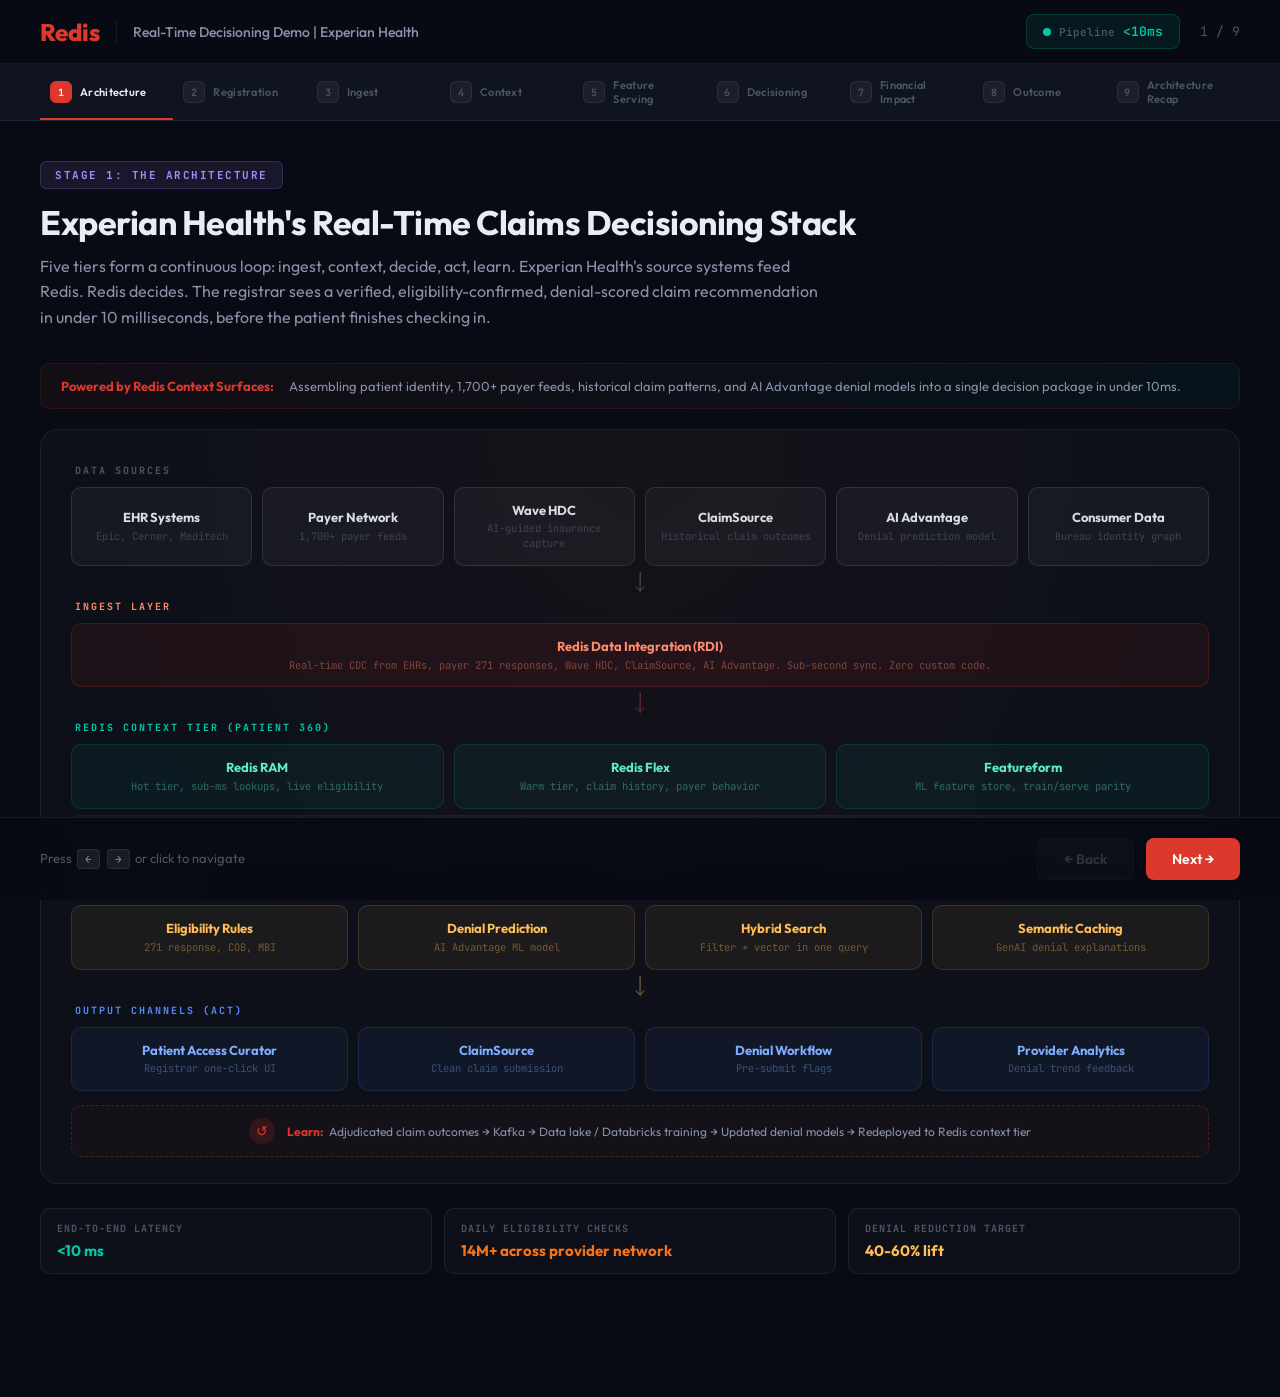
<file: experian-health/index.html>
<!DOCTYPE html>
<html lang="en">
<head>
<meta charset="UTF-8">
<meta name="viewport" content="width=device-width, initial-scale=1.0">
<title>Redis Real-Time Decisioning Demo | Experian Health</title>
<link rel="preconnect" href="https://fonts.googleapis.com">
<link href="https://fonts.googleapis.com/css2?family=JetBrains+Mono:wght@400;500;600;700&family=Outfit:wght@300;400;500;600;700;800&display=swap" rel="stylesheet">
<style>
:root {
  --red:#DC382C;--teal:#00C9A7;--blue:#4F8CFF;--amber:#FFBC57;--purple:#A78BFA;
  --exp-blue:#26478D;--exp-purple:#41338C;
  --bg:#080B14;--bg2:#0F1420;--bg3:#161C2A;--border:rgba(255,255,255,.07);
  --text:#E8ECF4;--text2:#8892A8;--text3:#4A5568;
  --mono:'JetBrains Mono',monospace;--sans:'Outfit',sans-serif;
  --orange:#F97316;
}
*{margin:0;padding:0;box-sizing:border-box}
body{font-family:var(--sans);background:var(--bg);color:var(--text);overflow-x:hidden;min-height:100vh}
.topbar{display:flex;align-items:center;justify-content:space-between;padding:14px 40px;border-bottom:1px solid var(--border);background:rgba(8,11,20,.95);backdrop-filter:blur(20px);position:sticky;top:0;z-index:50}
.topbar-left{display:flex;align-items:center;gap:16px}
.redis-logo{font-size:24px;font-weight:800;color:var(--red)}
.topbar-divider{width:1px;height:24px;background:var(--border)}
.topbar-title{font-size:14px;color:var(--text2);font-weight:500}
.topbar-right{display:flex;align-items:center;gap:20px}
.latency-display{display:flex;align-items:center;gap:8px;padding:8px 16px;border-radius:8px;background:rgba(0,201,167,.08);border:1px solid rgba(0,201,167,.2);font-family:var(--mono);font-size:13px;font-weight:600}
.latency-dot{width:8px;height:8px;border-radius:50%;background:var(--teal);animation:blink 1.5s infinite}
@keyframes blink{0%,100%{opacity:1}50%{opacity:.3}}
.latency-value{color:var(--teal)}
.latency-label{color:var(--text3);font-size:11px}
.stage-counter{font-size:13px;color:var(--text3);font-family:var(--mono)}
.progress-track{display:flex;gap:0;padding:0 40px;background:var(--bg2);border-bottom:1px solid var(--border);overflow-x:auto}
.progress-step{flex:1;min-width:110px;padding:14px 10px;display:flex;align-items:center;gap:8px;font-size:11px;font-weight:600;color:var(--text3);letter-spacing:.3px;position:relative;transition:all .4s;cursor:pointer}
.progress-step::after{content:'';position:absolute;bottom:0;left:0;right:0;height:2px;background:var(--red);transform:scaleX(0);transition:transform .5s cubic-bezier(.4,0,.2,1)}
.progress-step.active{color:var(--text)}.progress-step.active::after{transform:scaleX(1)}
.progress-step.done{color:var(--teal)}.progress-step.done::after{transform:scaleX(1);background:var(--teal)}
.step-num{width:22px;height:22px;border-radius:6px;display:flex;align-items:center;justify-content:center;font-size:10px;font-weight:700;background:rgba(255,255,255,.05);border:1px solid var(--border);transition:all .4s;font-family:var(--mono);flex-shrink:0}
.progress-step.active .step-num{background:var(--red);border-color:var(--red);color:#fff}
.progress-step.done .step-num{background:var(--teal);border-color:var(--teal);color:#fff}
.stage-viewport{min-height:calc(100vh - 120px);display:flex;flex-direction:column;padding:40px}
.stage-content{display:none;flex:1;animation:fadeUp .6s cubic-bezier(.4,0,.2,1) forwards}
.stage-content.active{display:flex;flex-direction:column}
@keyframes fadeUp{from{opacity:0;transform:translateY(20px)}to{opacity:1;transform:translateY(0)}}
.stage-header{margin-bottom:32px}
.stage-badge{display:inline-flex;align-items:center;gap:8px;padding:6px 14px;border-radius:6px;font-size:11px;font-weight:700;letter-spacing:1.5px;text-transform:uppercase;margin-bottom:14px;font-family:var(--mono)}
.badge-arch{background:rgba(167,139,250,.1);color:var(--purple);border:1px solid rgba(167,139,250,.2)}
.badge-trigger{background:rgba(249,115,22,.1);color:var(--orange);border:1px solid rgba(249,115,22,.2)}
.badge-ingest{background:rgba(220,56,44,.1);color:var(--red);border:1px solid rgba(220,56,44,.2)}
.badge-context{background:rgba(0,201,167,.1);color:var(--teal);border:1px solid rgba(0,201,167,.2)}
.badge-features{background:rgba(79,140,255,.1);color:var(--blue);border:1px solid rgba(79,140,255,.2)}
.badge-ranking{background:rgba(79,140,255,.1);color:var(--blue);border:1px solid rgba(79,140,255,.2)}
.badge-revenue{background:rgba(255,188,87,.1);color:var(--amber);border:1px solid rgba(255,188,87,.2)}
.badge-outcome{background:rgba(167,139,250,.1);color:var(--purple);border:1px solid rgba(167,139,250,.2)}
.stage-title{font-size:34px;font-weight:700;line-height:1.2;letter-spacing:-.5px;margin-bottom:10px}
.stage-subtitle{font-size:16px;color:var(--text2);line-height:1.6;max-width:780px}
.component-tag{display:inline-flex;align-items:center;gap:6px;padding:4px 12px;border-radius:5px;font-size:12px;font-weight:600;font-family:var(--mono);background:rgba(220,56,44,.1);color:var(--red);border:1px solid rgba(220,56,44,.15);margin-right:8px;margin-top:12px}
.viz-area{flex:1;display:flex;gap:24px;align-items:stretch}
.viz-panel{flex:1;border-radius:14px;background:var(--bg2);border:1px solid var(--border);padding:26px;position:relative;overflow:hidden}
.viz-panel::before{content:'';position:absolute;top:0;left:0;right:0;bottom:0;background:radial-gradient(ellipse at 50% 0%,rgba(220,56,44,.03) 0%,transparent 70%);pointer-events:none}
.viz-panel-title{font-size:12px;font-weight:700;letter-spacing:1.5px;text-transform:uppercase;color:var(--text3);margin-bottom:18px;font-family:var(--mono)}
.data-rows{display:flex;flex-direction:column;gap:9px}
.data-row{display:flex;align-items:center;justify-content:space-between;padding:11px 15px;border-radius:8px;background:rgba(255,255,255,.025);border:1px solid var(--border);animation:slideIn .5s cubic-bezier(.4,0,.2,1) forwards;opacity:0;gap:12px}
.data-row:nth-child(1){animation-delay:.1s}.data-row:nth-child(2){animation-delay:.18s}.data-row:nth-child(3){animation-delay:.26s}.data-row:nth-child(4){animation-delay:.34s}.data-row:nth-child(5){animation-delay:.42s}.data-row:nth-child(6){animation-delay:.5s}.data-row:nth-child(7){animation-delay:.58s}
@keyframes slideIn{from{opacity:0;transform:translateX(-12px)}to{opacity:1;transform:translateX(0)}}
.data-label{font-size:13px;color:var(--text2);font-weight:500}
.data-value{font-size:12px;font-weight:600;color:var(--text);font-family:var(--mono);text-align:right}
.data-value.red{color:var(--red)}.data-value.teal{color:var(--teal)}.data-value.amber{color:var(--amber)}.data-value.blue{color:var(--blue)}.data-value.orange{color:var(--orange)}.data-value.purple{color:var(--purple)}
.flow-container{display:flex;flex-direction:column;gap:12px}
.flow-item{display:flex;align-items:center;gap:14px;padding:13px 16px;border-radius:10px;background:rgba(255,255,255,.025);border:1px solid var(--border);opacity:0;animation:flowIn .6s forwards}
.flow-item:nth-child(1){animation-delay:.08s}.flow-item:nth-child(2){animation-delay:.16s}.flow-item:nth-child(3){animation-delay:.24s}.flow-item:nth-child(4){animation-delay:.32s}.flow-item:nth-child(5){animation-delay:.4s}.flow-item:nth-child(6){animation-delay:.48s}.flow-item:nth-child(7){animation-delay:.56s}
@keyframes flowIn{from{opacity:0;transform:translateY(10px)}to{opacity:1;transform:translateY(0)}}
.flow-icon{width:46px;height:42px;border-radius:8px;display:flex;align-items:center;justify-content:center;font-size:10px;font-weight:800;flex-shrink:0;font-family:var(--mono);letter-spacing:-.5px;text-align:center;line-height:1}
.flow-source{font-size:13px;font-weight:700}.flow-detail{font-size:11px;color:var(--text3);margin-top:2px}
.flow-arrow{color:var(--red);font-size:16px;margin-left:auto;animation:pulseArrow 1.5s infinite}
@keyframes pulseArrow{0%,100%{opacity:1;transform:translateX(0)}50%{opacity:.5;transform:translateX(4px)}}
.risk-bar{display:flex;height:8px;border-radius:4px;overflow:hidden;margin-top:6px;margin-bottom:4px}
.risk-bar div{height:100%}
.risk-label{display:flex;justify-content:space-between;font-size:10px;color:var(--text3);font-family:var(--mono)}
.applicant-card{display:flex;align-items:center;gap:18px;padding:18px 22px;border-radius:12px;background:rgba(255,255,255,.03);border:1px solid var(--border);margin-bottom:20px;animation:fadeUp .6s forwards}
.applicant-avatar{width:52px;height:52px;border-radius:12px;background:linear-gradient(135deg,var(--exp-blue),var(--exp-purple));display:flex;align-items:center;justify-content:center;font-size:18px;font-weight:700;color:#fff;flex-shrink:0}
.applicant-name{font-size:17px;font-weight:700}.applicant-detail{font-size:12px;color:var(--text2);margin-top:2px}
.applicant-badge{margin-left:auto;padding:5px 12px;border-radius:5px;font-size:11px;font-weight:700;font-family:var(--mono);background:rgba(0,201,167,.12);color:var(--teal);border:1px solid rgba(0,201,167,.2)}
.applicant-badge.suspect{background:rgba(220,56,44,.12);color:var(--red);border:1px solid rgba(220,56,44,.2)}
.applicant-badge.review{background:rgba(255,188,87,.12);color:var(--amber);border:1px solid rgba(255,188,87,.2)}
.signal-grid{display:grid;grid-template-columns:repeat(3,1fr);gap:14px}
.signal-card{border-radius:12px;padding:18px;background:rgba(255,255,255,.025);border:1px solid var(--border);opacity:0;animation:offerPop .5s forwards;transition:all .3s}
.signal-card:nth-child(1){animation-delay:.15s}.signal-card:nth-child(2){animation-delay:.3s}.signal-card:nth-child(3){animation-delay:.45s}
@keyframes offerPop{from{opacity:0;transform:scale(.96)}to{opacity:1;transform:scale(1)}}
.signal-card.alert{border-color:var(--red);background:rgba(220,56,44,.05);box-shadow:0 0 24px rgba(220,56,44,.08)}
.signal-card.winner{border-color:var(--teal);background:rgba(0,201,167,.05);box-shadow:0 0 24px rgba(0,201,167,.08)}
.signal-rank{font-family:var(--mono);font-size:10px;font-weight:700;color:var(--text3);margin-bottom:8px;letter-spacing:1px;text-transform:uppercase}
.signal-card.alert .signal-rank{color:var(--red)}
.signal-card.winner .signal-rank{color:var(--teal)}
.signal-title{font-size:15px;font-weight:700;margin-bottom:4px}
.signal-meta{font-size:11px;color:var(--text3);margin-bottom:12px}
.signal-source{display:inline-block;padding:3px 8px;border-radius:4px;font-size:10px;font-weight:700;font-family:var(--mono);margin-bottom:10px}
.src-pac{background:rgba(79,140,255,.15);color:var(--blue)}
.src-aiadv{background:rgba(167,139,250,.15);color:var(--purple)}
.src-claimsource{background:rgba(0,201,167,.15);color:var(--teal)}
.src-bureau{background:rgba(255,188,87,.15);color:var(--amber)}
.score-bar{height:5px;border-radius:3px;background:rgba(255,255,255,.06);overflow:hidden;margin-top:8px}
.score-fill{height:100%;border-radius:3px;animation:scoreFill 1s cubic-bezier(.4,0,.2,1) forwards;animation-delay:.7s;width:0}
@keyframes scoreFill{to{width:var(--score)}}
.score-label{display:flex;justify-content:space-between;margin-top:6px;font-size:10px;font-family:var(--mono);color:var(--text3)}
.rev-compare{display:grid;grid-template-columns:1fr auto 1fr;gap:20px;align-items:center;margin-top:16px}
.rev-card{padding:22px;border-radius:12px;text-align:center}
.rev-card.before{background:rgba(255,255,255,.03);border:1px solid var(--border)}
.rev-card.after{background:rgba(0,201,167,.05);border:1px solid rgba(0,201,167,.2)}
.rev-value{font-family:var(--mono);font-size:32px;font-weight:700;line-height:1;margin-bottom:6px}
.rev-label{font-size:12px;color:var(--text3)}
.rev-arrow{font-size:28px;color:var(--teal);animation:pulseArrow 1.5s infinite}
.arch-wrap{flex:1;display:flex;flex-direction:column;gap:18px}
.arch-frame{flex:1;background:rgba(255,255,255,.025);border:1px solid rgba(255,255,255,.06);border-radius:18px;padding:34px 30px 26px;position:relative;overflow:hidden}
.arch-frame::before{content:'';position:absolute;inset:0;background:radial-gradient(ellipse at 50% 0%,rgba(220,56,44,.04),transparent 65%);pointer-events:none}
.arch-tier{position:relative;z-index:2}
.arch-tier-label{font-family:var(--mono);font-size:10px;font-weight:700;letter-spacing:2px;text-transform:uppercase;margin-bottom:10px;padding-left:4px}
.arch-tier-row{display:flex;gap:10px;align-items:stretch;flex-wrap:wrap}
.arch-node{flex:1;border-radius:10px;padding:14px 14px;text-align:center;border:1px solid;min-height:64px;display:flex;flex-direction:column;justify-content:center;min-width:120px;transition:all .25s}
.arch-node:hover{transform:translateY(-2px)}
.arch-node h4{font-size:13px;font-weight:700;margin-bottom:3px;line-height:1.3}
.arch-node p{font-size:10.5px;line-height:1.4;opacity:.7;font-family:var(--mono)}
.tier-source .arch-tier-label{color:var(--text3)}
.tier-source .arch-node{background:rgba(255,255,255,.04);border-color:rgba(255,255,255,.1)}
.tier-source .arch-node:hover{border-color:rgba(255,255,255,.25)}
.tier-source .arch-node h4{color:#D8DCE4}
.tier-source .arch-node p{color:var(--text3)}
.tier-ingest .arch-tier-label{color:#FF8B6A}
.tier-ingest .arch-node{background:rgba(220,56,44,.08);border-color:rgba(220,56,44,.2)}
.tier-ingest .arch-node:hover{border-color:rgba(220,56,44,.5);background:rgba(220,56,44,.12)}
.tier-ingest .arch-node h4{color:#FF8B6A}
.tier-ingest .arch-node p{color:rgba(255,139,106,.6)}
.tier-context .arch-tier-label{color:var(--teal)}
.tier-context .arch-node{background:rgba(0,201,167,.06);border-color:rgba(0,201,167,.15)}
.tier-context .arch-node:hover{border-color:rgba(0,201,167,.4);background:rgba(0,201,167,.1)}
.tier-context .arch-node h4{color:#5EECC8}
.tier-context .arch-node p{color:rgba(94,236,200,.55)}
.tier-decide .arch-tier-label{color:var(--amber)}
.tier-decide .arch-node{background:rgba(255,188,87,.06);border-color:rgba(255,188,87,.15)}
.tier-decide .arch-node:hover{border-color:rgba(255,188,87,.4);background:rgba(255,188,87,.1)}
.tier-decide .arch-node h4{color:var(--amber)}
.tier-decide .arch-node p{color:rgba(255,188,87,.55)}
.tier-act .arch-tier-label{color:var(--blue)}
.tier-act .arch-node{background:rgba(79,140,255,.06);border-color:rgba(79,140,255,.15)}
.tier-act .arch-node:hover{border-color:rgba(79,140,255,.4);background:rgba(79,140,255,.1)}
.tier-act .arch-node h4{color:#7FADFF}
.tier-act .arch-node p{color:rgba(127,173,255,.55)}
.arch-flow-arrow{display:flex;align-items:center;justify-content:center;height:22px;position:relative;margin:6px 0}
.arch-flow-arrow::before{content:'';width:1px;height:100%;background:linear-gradient(to bottom,rgba(255,255,255,.1),rgba(255,255,255,.05))}
.arch-flow-arrow svg{position:absolute;top:50%;left:50%;transform:translate(-50%,-50%)}
.arch-data-strip{display:flex;gap:0;margin-top:6px;border-radius:8px;overflow:hidden;border:1px solid rgba(0,201,167,.12)}
.arch-data-chip{flex:1;padding:9px 8px;text-align:center;font-size:10px;font-weight:600;color:rgba(94,236,200,.65);background:rgba(0,201,167,.04);border-right:1px solid rgba(0,201,167,.1);font-family:var(--mono);letter-spacing:.3px;text-transform:uppercase}
.arch-data-chip:last-child{border-right:none}
.arch-feedback{margin-top:14px;padding:12px 18px;border-radius:10px;border:1px dashed rgba(220,56,44,.3);background:rgba(220,56,44,.04);display:flex;align-items:center;justify-content:center;gap:12px;font-size:12px;color:var(--text2)}
.arch-feedback-icon{width:26px;height:26px;border-radius:50%;background:rgba(220,56,44,.15);display:flex;align-items:center;justify-content:center;font-size:14px;color:var(--red);flex-shrink:0}
.arch-callouts{display:grid;grid-template-columns:repeat(3,1fr);gap:12px;margin-top:6px}
.arch-callout{padding:13px 16px;border-radius:10px;background:rgba(255,255,255,.025);border:1px solid var(--border)}
.arch-callout-label{font-family:var(--mono);font-size:10px;font-weight:700;letter-spacing:1px;text-transform:uppercase;color:var(--text3);margin-bottom:6px}
.arch-callout-value{font-size:15px;font-weight:700;color:var(--text)}
.arch-callout-value.teal{color:var(--teal)}
.arch-callout-value.orange{color:var(--orange)}
.arch-callout-value.amber{color:var(--amber)}
.arch-callout-value.red{color:var(--red)}
.feat-grid{display:grid;grid-template-columns:repeat(2,1fr);gap:14px}
.feat-card{padding:16px 18px;border-radius:10px;background:rgba(255,255,255,.025);border:1px solid var(--border);opacity:0;animation:offerPop .5s forwards}
.feat-card:nth-child(1){animation-delay:.1s}.feat-card:nth-child(2){animation-delay:.2s}.feat-card:nth-child(3){animation-delay:.3s}.feat-card:nth-child(4){animation-delay:.4s}.feat-card:nth-child(5){animation-delay:.5s}.feat-card:nth-child(6){animation-delay:.6s}
.feat-name{font-family:var(--mono);font-size:11px;font-weight:700;color:var(--blue);margin-bottom:4px;letter-spacing:.5px}
.feat-desc{font-size:11px;color:var(--text3);margin-bottom:8px;line-height:1.45}
.feat-value-row{display:flex;align-items:center;justify-content:space-between;padding-top:8px;border-top:1px solid var(--border)}
.feat-value{font-family:var(--mono);font-size:12px;font-weight:700;color:var(--text)}
.feat-latency{font-family:var(--mono);font-size:10px;color:var(--teal)}
.app-screen{background:#FAFBFC;border-radius:14px;border:2px solid #333;overflow:hidden;position:relative;color:#1A1A1A}
.app-screen.declined{border-color:rgba(220,56,44,.5)}
.app-screen.approved{border-color:rgba(0,201,167,.4)}
.app-header{padding:18px 24px;background:var(--exp-blue);display:flex;align-items:center;justify-content:space-between}
.app-brand{color:#fff;font-size:14px;font-weight:800;letter-spacing:.5px}
.app-step{color:rgba(255,255,255,.7);font-size:11px;font-family:var(--mono)}
.app-body{padding:24px}
.app-applicant{display:flex;align-items:center;gap:14px;padding-bottom:18px;border-bottom:1px solid #E5E7EB;margin-bottom:18px}
.app-avatar-sm{width:44px;height:44px;border-radius:10px;background:linear-gradient(135deg,var(--exp-blue),var(--exp-purple));color:#fff;display:flex;align-items:center;justify-content:center;font-size:14px;font-weight:700}
.app-applicant-name{font-size:14px;font-weight:700;color:#1A1A1A}
.app-applicant-info{font-size:11px;color:#6B7280;margin-top:2px;font-family:var(--mono)}
.app-fields{display:flex;flex-direction:column;gap:8px;margin-bottom:16px}
.app-field{display:flex;justify-content:space-between;font-size:11px;padding:6px 0;border-bottom:1px solid #F3F4F6}
.app-field-label{color:#6B7280}
.app-field-value{color:#1A1A1A;font-weight:600;font-family:var(--mono)}
.app-decision{padding:18px;border-radius:10px;text-align:center;margin-top:18px}
.app-decision.approve{background:rgba(0,201,167,.08);border:2px solid rgba(0,201,167,.3)}
.app-decision.decline{background:rgba(220,56,44,.06);border:2px solid rgba(220,56,44,.3)}
.app-decision-label{font-size:10px;font-weight:700;letter-spacing:2px;text-transform:uppercase;margin-bottom:6px;font-family:var(--mono)}
.app-decision.approve .app-decision-label{color:var(--teal)}
.app-decision.decline .app-decision-label{color:var(--red)}
.app-decision-value{font-size:22px;font-weight:800;letter-spacing:.5px}
.app-decision.approve .app-decision-value{color:#00876A}
.app-decision.decline .app-decision-value{color:#A8261D}
.app-decision-detail{font-size:11px;color:#6B7280;margin-top:6px}
.outcome-split{display:grid;grid-template-columns:1fr 1fr;gap:24px}
.outcome-col{display:flex;flex-direction:column;gap:14px}
.outcome-header{padding:10px 16px;border-radius:8px;font-size:12px;font-weight:700;letter-spacing:1px;text-transform:uppercase;font-family:var(--mono);text-align:center}
.outcome-header.generic{background:rgba(255,255,255,.04);color:var(--text3);border:1px solid var(--border)}
.outcome-header.personalized{background:rgba(0,201,167,.08);color:var(--teal);border:1px solid rgba(0,201,167,.2)}
.outcome-metrics{display:flex;gap:16px;padding:16px;border-radius:10px}
.outcome-metrics.generic-m{background:rgba(255,255,255,.03);border:1px solid var(--border)}
.outcome-metrics.personalized-m{background:rgba(0,201,167,.05);border:1px solid rgba(0,201,167,.15)}
.outcome-metric{flex:1;text-align:center}
.outcome-metric-value{font-family:var(--mono);font-size:20px;font-weight:700;line-height:1}
.generic-m .outcome-metric-value{color:var(--text3)}
.personalized-m .outcome-metric-value{color:var(--teal)}
.outcome-metric-label{font-size:10px;color:var(--text3);margin-top:4px}
.nav-bar{display:flex;justify-content:space-between;align-items:center;padding:20px 40px;border-top:1px solid var(--border);background:rgba(8,11,20,.95);backdrop-filter:blur(20px);position:sticky;bottom:0;z-index:50}
.nav-hint{font-size:13px;color:var(--text3)}
.nav-hint kbd{display:inline-block;padding:2px 7px;border-radius:4px;background:rgba(255,255,255,.07);border:1px solid var(--border);font-family:var(--mono);font-size:11px;color:var(--text2);margin:0 2px}
.nav-buttons{display:flex;gap:12px}
.nav-btn{padding:11px 26px;border-radius:8px;font-size:14px;font-weight:600;cursor:pointer;transition:all .2s;border:none;font-family:var(--sans)}
.nav-btn.back{background:rgba(255,255,255,.06);color:var(--text2);border:1px solid var(--border)}
.nav-btn.back:hover{background:rgba(255,255,255,.1);color:var(--text)}
.nav-btn.next{background:var(--red);color:#fff}
.nav-btn.next:hover{background:#c0302a;transform:translateY(-1px)}
.nav-btn:disabled{opacity:.3;cursor:not-allowed;transform:none}
.nav-btn.restart{background:var(--teal);color:#fff}
.nav-btn.restart:hover{background:#00a88b}
.context-banner{padding:14px 20px;border-radius:10px;background:linear-gradient(90deg,rgba(220,56,44,.06),rgba(0,201,167,.04));border:1px solid rgba(220,56,44,.15);margin-bottom:20px;font-size:13px;color:var(--text2);display:flex;align-items:center;gap:12px}
.context-banner strong{color:var(--red);font-weight:700}
@media(max-width:900px){.topbar,.progress-track,.stage-viewport,.nav-bar{padding-left:16px;padding-right:16px}.stage-title{font-size:26px}.viz-area{flex-direction:column}.outcome-split{grid-template-columns:1fr}.signal-grid{grid-template-columns:1fr}.feat-grid{grid-template-columns:1fr}.arch-callouts{grid-template-columns:1fr}.progress-step span{display:none}}
</style>
</head>
<body>
<div class="topbar"><div class="topbar-left"><div class="redis-logo">Redis</div><div class="topbar-divider"></div><div class="topbar-title">Real-Time Decisioning Demo | Experian Health</div></div><div class="topbar-right"><div class="latency-display"><div class="latency-dot"></div><span class="latency-label">Pipeline</span><span class="latency-value" id="globalLatency">--</span></div><div class="stage-counter" id="stageCounter">1 / 9</div></div></div>
<div class="progress-track" id="progressTrack">
<div class="progress-step active" data-step="0"><div class="step-num">1</div><span>Architecture</span></div>
<div class="progress-step" data-step="1"><div class="step-num">2</div><span>Registration</span></div>
<div class="progress-step" data-step="2"><div class="step-num">3</div><span>Ingest</span></div>
<div class="progress-step" data-step="3"><div class="step-num">4</div><span>Context</span></div>
<div class="progress-step" data-step="4"><div class="step-num">5</div><span>Feature Serving</span></div>
<div class="progress-step" data-step="5"><div class="step-num">6</div><span>Decisioning</span></div>
<div class="progress-step" data-step="6"><div class="step-num">7</div><span>Financial Impact</span></div>
<div class="progress-step" data-step="7"><div class="step-num">8</div><span>Outcome</span></div>
<div class="progress-step" data-step="8"><div class="step-num">9</div><span>Architecture Recap</span></div>
</div>

<div class="stage-viewport">

<!-- ══ STAGE 1: ARCHITECTURE ══ -->
<div class="stage-content active" id="stage0">
<div class="stage-header"><div class="stage-badge badge-arch">Stage 1: The Architecture</div><div class="stage-title">Experian Health's Real-Time Claims Decisioning Stack</div><div class="stage-subtitle">Five tiers form a continuous loop: ingest, context, decide, act, learn. Experian Health's source systems feed Redis. Redis decides. The registrar sees a verified, eligibility-confirmed, denial-scored claim recommendation in under 10 milliseconds, before the patient finishes checking in.</div></div>
<div class="context-banner"><strong>Powered by Redis Context Surfaces:</strong>&nbsp;Assembling patient identity, 1,700+ payer feeds, historical claim patterns, and AI Advantage denial models into a single decision package in under 10ms.</div>
<div class="arch-wrap">
<div class="arch-frame">

<div class="arch-tier tier-source"><div class="arch-tier-label">Data Sources</div>
<div class="arch-tier-row">
<div class="arch-node"><h4>EHR Systems</h4><p>Epic, Cerner, Meditech</p></div>
<div class="arch-node"><h4>Payer Network</h4><p>1,700+ payer feeds</p></div>
<div class="arch-node"><h4>Wave HDC</h4><p>AI-guided insurance capture</p></div>
<div class="arch-node"><h4>ClaimSource</h4><p>Historical claim outcomes</p></div>
<div class="arch-node"><h4>AI Advantage</h4><p>Denial prediction model</p></div>
<div class="arch-node"><h4>Consumer Data</h4><p>Bureau identity graph</p></div>
</div></div>

<div class="arch-flow-arrow"><svg width="16" height="22" viewBox="0 0 16 28"><path d="M8 0V24M3 19L8 24L13 19" stroke="rgba(255,255,255,.18)" stroke-width="1.5" fill="none" stroke-linecap="round"/></svg></div>

<div class="arch-tier tier-ingest"><div class="arch-tier-label">Ingest Layer</div>
<div class="arch-tier-row">
<div class="arch-node" style="flex:3"><h4>Redis Data Integration (RDI)</h4><p>Real-time CDC from EHRs, payer 271 responses, Wave HDC, ClaimSource, AI Advantage. Sub-second sync. Zero custom code.</p></div>
</div></div>

<div class="arch-flow-arrow"><svg width="16" height="22" viewBox="0 0 16 28"><path d="M8 0V24M3 19L8 24L13 19" stroke="rgba(220,56,44,.4)" stroke-width="1.5" fill="none" stroke-linecap="round"/></svg></div>

<div class="arch-tier tier-context"><div class="arch-tier-label">Redis Context Tier (Patient 360)</div>
<div class="arch-tier-row">
<div class="arch-node"><h4>Redis RAM</h4><p>Hot tier, sub-ms lookups, live eligibility</p></div>
<div class="arch-node"><h4>Redis Flex</h4><p>Warm tier, claim history, payer behavior</p></div>
<div class="arch-node"><h4>Featureform</h4><p>ML feature store, train/serve parity</p></div>
</div>
<div class="arch-data-strip">
<div class="arch-data-chip">Identity Graph</div>
<div class="arch-data-chip">COB Primacy</div>
<div class="arch-data-chip">Claim Vectors</div>
<div class="arch-data-chip">Payer Features</div>
<div class="arch-data-chip">Streams</div>
</div></div>

<div class="arch-flow-arrow"><svg width="16" height="22" viewBox="0 0 16 28"><path d="M8 0V24M3 19L8 24L13 19" stroke="rgba(0,201,167,.4)" stroke-width="1.5" fill="none" stroke-linecap="round"/></svg></div>

<div class="arch-tier tier-decide"><div class="arch-tier-label">Decision Engine</div>
<div class="arch-tier-row">
<div class="arch-node"><h4>Eligibility Rules</h4><p>271 response, COB, MBI</p></div>
<div class="arch-node"><h4>Denial Prediction</h4><p>AI Advantage ML model</p></div>
<div class="arch-node"><h4>Hybrid Search</h4><p>Filter + vector in one query</p></div>
<div class="arch-node"><h4>Semantic Caching</h4><p>GenAI denial explanations</p></div>
</div></div>

<div class="arch-flow-arrow"><svg width="16" height="22" viewBox="0 0 16 28"><path d="M8 0V24M3 19L8 24L13 19" stroke="rgba(255,188,87,.4)" stroke-width="1.5" fill="none" stroke-linecap="round"/></svg></div>

<div class="arch-tier tier-act"><div class="arch-tier-label">Output Channels (Act)</div>
<div class="arch-tier-row">
<div class="arch-node"><h4>Patient Access Curator</h4><p>Registrar one-click UI</p></div>
<div class="arch-node"><h4>ClaimSource</h4><p>Clean claim submission</p></div>
<div class="arch-node"><h4>Denial Workflow</h4><p>Pre-submit flags</p></div>
<div class="arch-node"><h4>Provider Analytics</h4><p>Denial trend feedback</p></div>
</div></div>

<div class="arch-feedback"><div class="arch-feedback-icon">&#x21BA;</div><span><strong style="color:var(--red)">Learn:</strong>&nbsp; Adjudicated claim outcomes &rarr; Kafka &rarr; Data lake / Databricks training &rarr; Updated denial models &rarr; Redeployed to Redis context tier</span></div>

</div>
<div class="arch-callouts">
<div class="arch-callout"><div class="arch-callout-label">End-to-End Latency</div><div class="arch-callout-value teal">&lt;10 ms</div></div>
<div class="arch-callout"><div class="arch-callout-label">Daily Eligibility Checks</div><div class="arch-callout-value orange">14M+ across provider network</div></div>
<div class="arch-callout"><div class="arch-callout-label">Denial Reduction Target</div><div class="arch-callout-value amber">40-60% lift</div></div>
</div>
</div>
</div>

<!-- ══ STAGE 2: REGISTRATION ══ -->
<div class="stage-content" id="stage1">
<div class="stage-header"><div class="stage-badge badge-trigger">Stage 2: Patient Registration</div><div class="stage-title">Elena Vasquez checks in at Summit Valley Health</div><div class="stage-subtitle">An 8-hospital regional health system. The registrar clicks once. Under ten milliseconds later, every eligibility question, every coverage priority, and every denial risk on the inbound claim is resolved. Before Elena sits down in the waiting room.</div></div>
<div class="viz-area">
<div class="viz-panel" style="flex:2"><div class="viz-panel-title">Inbound Registration Event</div>
<div class="applicant-card"><div class="applicant-avatar">EV</div><div><div class="applicant-name">Elena Vasquez</div><div class="applicant-detail">Age 54 | Summit Valley Health &middot; Cardiology | Scheduled echocardiogram, $4,800 billable</div></div><div class="applicant-badge review">INCOMPLETE COVERAGE</div></div>
<div class="data-rows">
<div class="data-row"><span class="data-label">Event</span><span class="data-value">patient_check_in</span></div>
<div class="data-row"><span class="data-label">Registrar</span><span class="data-value">Dana Whitfield (Patient Access)</span></div>
<div class="data-row"><span class="data-label">Epic record</span><span class="data-value amber">Last updated 11 months ago</span></div>
<div class="data-row"><span class="data-label">Declared primary</span><span class="data-value">Medicare Advantage (regional payer)</span></div>
<div class="data-row"><span class="data-label">Secondary / tertiary on file</span><span class="data-value red">None (not captured)</span></div>
<div class="data-row"><span class="data-label">Service type</span><span class="data-value amber">Outpatient echocardiogram (CPT 93306)</span></div>
<div class="data-row"><span class="data-label">Registrar action</span><span class="data-value teal">One click &rarr; Patient Access Curator</span></div>
</div></div>
<div class="viz-panel"><div class="viz-panel-title">Why This Registration Is Expensive</div>
<div class="risk-bar">
<div style="background:var(--red);width:34%"></div>
<div style="background:var(--orange);width:34%"></div>
<div style="background:var(--amber);width:20%"></div>
<div style="background:rgba(255,255,255,.1);width:12%"></div>
</div>
<div class="risk-label"><span style="color:var(--red)">Missed COB 34%</span><span style="color:var(--orange)">MBI error 34%</span><span style="color:var(--amber)">Auth gap 20%</span></div>
<div class="data-rows" style="margin-top:14px">
<div class="data-row"><span class="data-label">Declared plan is actually secondary</span><span class="data-value red">Commercial plan is primary (4 mo new)</span></div>
<div class="data-row"><span class="data-label">Third active coverage unknown to facility</span><span class="data-value red">Spouse's employer plan (tertiary)</span></div>
<div class="data-row"><span class="data-label">MBI on record</span><span class="data-value orange">Format valid, not verified</span></div>
<div class="data-row"><span class="data-label">Prior auth status</span><span class="data-value amber">Required for CPT 93306, unconfirmed</span></div>
<div class="data-row"><span class="data-label">Historic denial rate for this mix</span><span class="data-value red">73% (wrong-primary pattern)</span></div>
<div class="data-row"><span class="data-label">Manual resolution time</span><span class="data-value orange">47 minutes across 3 systems</span></div>
</div>
<div style="margin-top:14px;padding:13px;border-radius:8px;background:rgba(220,56,44,.06);border:1px solid rgba(220,56,44,.15);font-size:11px;color:var(--text2);line-height:1.5"><strong style="color:var(--red)">The denial trap:</strong> Without real-time context, Summit Valley submits this claim to the wrong primary payer. 14 days later it bounces. The $4,800 goes to rework or write-off. This happens at 41% of health systems with denial rates above 10%.</div>
</div>
</div></div>

<!-- ══ STAGE 3: INGEST ══ -->
<div class="stage-content" id="stage2">
<div class="stage-header"><div class="stage-badge badge-ingest">Stage 3: Ingest</div><div class="stage-title">Six source systems. One pipeline. Zero custom code.</div><div class="stage-subtitle">Every system that carries signal about Elena flows into Redis through RDI. Payer 271 responses, EHR updates, Wave HDC insurance discovery, ClaimSource historical outcomes, AI Advantage model scores, bureau identity data. All of it lands in the context tier in under a second.</div><span class="component-tag">Redis Data Integration</span><span class="component-tag">CDC Pipeline</span></div>
<div class="viz-area">
<div class="viz-panel" style="flex:2"><div class="viz-panel-title">Data Flowing Into Redis</div>
<div class="flow-container">
<div class="flow-item"><div class="flow-icon" style="background:rgba(255,255,255,.06);color:var(--text)">EHR</div><div><div class="flow-source">Epic &middot; Patient demographics</div><div class="flow-detail">Name, DOB, SSN, address, declared payers &middot; HL7 FHIR feed</div></div><div class="flow-arrow">&rarr;</div></div>
<div class="flow-item"><div class="flow-icon" style="background:rgba(0,201,167,.15);color:var(--teal)">271</div><div><div class="flow-source">Payer network &middot; 271 eligibility responses</div><div class="flow-detail">Active coverage, benefits, deductible met &middot; 1,700+ payers</div></div><div class="flow-arrow">&rarr;</div></div>
<div class="flow-item"><div class="flow-icon" style="background:rgba(79,140,255,.15);color:var(--blue)">WAVE</div><div><div class="flow-source">Wave HDC &middot; AI insurance discovery</div><div class="flow-detail">Hidden secondary/tertiary coverage inference &middot; real-time</div></div><div class="flow-arrow">&rarr;</div></div>
<div class="flow-item"><div class="flow-icon" style="background:rgba(255,188,87,.15);color:var(--amber)">CLMS</div><div><div class="flow-source">ClaimSource &middot; Historical claim outcomes</div><div class="flow-detail">14M+ adjudicated claims &middot; denial reasons, payer patterns</div></div><div class="flow-arrow">&rarr;</div></div>
<div class="flow-item"><div class="flow-icon" style="background:rgba(167,139,250,.15);color:var(--purple)">AIAV</div><div><div class="flow-source">AI Advantage &middot; Denial prediction scores</div><div class="flow-detail">Payer behavior model &middot; claim-type denial probability</div></div><div class="flow-arrow">&rarr;</div></div>
<div class="flow-item"><div class="flow-icon" style="background:rgba(220,56,44,.15);color:var(--red)">BURO</div><div><div class="flow-source">Consumer data &middot; Bureau identity graph</div><div class="flow-detail">Cross-reference for MBI, demographics, address history</div></div><div class="flow-arrow">&rarr;</div></div>
</div></div>
<div class="viz-panel"><div class="viz-panel-title">RDI Performance</div>
<div class="data-rows">
<div class="data-row"><span class="data-label">Source systems unified</span><span class="data-value teal">6</span></div>
<div class="data-row"><span class="data-label">Payers on live 271 feed</span><span class="data-value">1,700+</span></div>
<div class="data-row"><span class="data-label">Events ingested per second</span><span class="data-value teal">47,000</span></div>
<div class="data-row"><span class="data-label">End-to-end CDC latency</span><span class="data-value teal">&lt;800 ms</span></div>
<div class="data-row"><span class="data-label">Custom connector code</span><span class="data-value teal">0 lines</span></div>
<div class="data-row"><span class="data-label">Data freshness in Redis</span><span class="data-value teal">0.4 sec behind source</span></div>
<div class="data-row"><span class="data-label">System of record impact</span><span class="data-value">Zero &middot; Epic unchanged</span></div>
</div>
<div style="margin-top:16px;padding:13px;border-radius:8px;background:rgba(0,201,167,.05);border:1px solid rgba(0,201,167,.15);font-size:11px;color:var(--text2);line-height:1.5"><strong style="color:var(--teal)">No rip-and-replace:</strong> Epic stays the system of record. ClaimSource stays the system of submission. Redis becomes the system of engagement that makes everything else fast.</div>
</div>
</div></div>

<!-- ══ STAGE 4: CONTEXT ASSEMBLY ══ -->
<div class="stage-content" id="stage3">
<div class="stage-header"><div class="stage-badge badge-context">Stage 4: Context Assembly</div><div class="stage-title">Elena's Patient 360, assembled in under 10 milliseconds</div><div class="stage-subtitle">Two planes of context. Historical: her three-year Experian identity graph, prior claim outcomes, payer relationships. Live: the 271 responses running in parallel across three payers, COB primacy resolution, MBI verification, insurance discovery. One unified view, zero stitching.</div><span class="component-tag">Redis Context Surfaces</span><span class="component-tag">Feature Store</span></div>
<div class="viz-area">
<div class="viz-panel"><div class="viz-panel-title">Historical Profile (Patient 360)</div>
<div class="risk-bar">
<div style="background:var(--teal);width:62%"></div>
<div style="background:var(--blue);width:24%"></div>
<div style="background:var(--amber);width:14%"></div>
</div>
<div class="risk-label"><span style="color:var(--teal)">Verified identity 62%</span><span style="color:var(--blue)">Coverage history 24%</span><span style="color:var(--amber)">Risk flags 14%</span></div>
<div class="data-rows">
<div class="data-row"><span class="data-label">Identity confidence (bureau)</span><span class="data-value teal">0.97 &middot; verified 3 yrs</span></div>
<div class="data-row"><span class="data-label">Prior visits to Summit Valley</span><span class="data-value">6 encounters, 4 years</span></div>
<div class="data-row"><span class="data-label">MBI status</span><span class="data-value teal">Validated against SSA</span></div>
<div class="data-row"><span class="data-label">Historical payer relationships</span><span class="data-value blue">3 plans identified</span></div>
<div class="data-row"><span class="data-label">Prior denial history</span><span class="data-value amber">2 denials &middot; both COB-related</span></div>
<div class="data-row"><span class="data-label">Payment history</span><span class="data-value teal">Clean &middot; propensity-to-pay 0.91</span></div>
</div></div>
<div class="viz-panel"><div class="viz-panel-title">Live Signals (This Encounter)</div>
<div class="data-rows">
<div class="data-row"><span class="data-label">271 response &middot; declared payer</span><span class="data-value amber">Active, but SECONDARY</span></div>
<div class="data-row"><span class="data-label">271 response &middot; employer plan</span><span class="data-value teal">Active, PRIMARY (4 mo new)</span></div>
<div class="data-row"><span class="data-label">271 response &middot; spouse plan</span><span class="data-value blue">Active, TERTIARY</span></div>
<div class="data-row"><span class="data-label">COB primacy determined</span><span class="data-value teal">Commercial &rarr; Medicare Adv &rarr; Spouse</span></div>
<div class="data-row"><span class="data-label">Prior auth for CPT 93306</span><span class="data-value teal">On file with primary, confirmed</span></div>
<div class="data-row"><span class="data-label">Wave HDC insurance discovery</span><span class="data-value teal">+1 coverage flagged ($31K/yr avg)</span></div>
</div>
<div style="margin-top:14px;padding:13px;border-radius:8px;background:rgba(0,201,167,.06);border:1px solid rgba(0,201,167,.15);font-size:11px;color:var(--text2);line-height:1.5"><strong style="color:var(--teal)">Context assembled in 4.1 ms:</strong> Identity graph, payer feeds, claim history, and AI inference fused into a single decision package. The registrar never sees the stitching. The model never waits for it.</div>
</div>
</div></div>

<!-- ══ STAGE 5: FEATURE SERVING ══ -->
<div class="stage-content" id="stage4">
<div class="stage-header"><div class="stage-badge badge-features">Stage 5: Feature Serving</div><div class="stage-title">Features hydrated for the denial prediction model</div><div class="stage-subtitle">Featureform pulls every signal the AI Advantage denial model needs into a single vector. Patient features, payer behavior features, claim-type features, and facility trend features merge in sub-millisecond. No lookups during scoring.</div><span class="component-tag">Featureform</span><span class="component-tag">Real-Time Feature Store</span></div>
<div class="viz-area" style="flex-direction:column;gap:18px">
<div class="feat-grid">
<div class="feat-card"><div class="feat-name">PATIENT_IDENTITY_CONFIDENCE</div><div class="feat-desc">Bureau-validated identity match score. MBI, SSN, address, demographic cross-reference.</div><div class="feat-value-row"><span class="feat-value">0.97</span><span class="feat-latency">0.4 ms</span></div></div>
<div class="feat-card"><div class="feat-name">ACTIVE_COVERAGE_COUNT</div><div class="feat-desc">Count of active payer plans discovered across 271 responses and Wave HDC inference</div><div class="feat-value-row"><span class="feat-value">3 plans</span><span class="feat-latency">0.6 ms</span></div></div>
<div class="feat-card"><div class="feat-name">COB_PRIMACY_SCORE</div><div class="feat-desc">Confidence in coordination of benefits primacy assignment. Newer employer plan beats Medicare Advantage.</div><div class="feat-value-row"><span class="feat-value">0.94</span><span class="feat-latency">0.8 ms</span></div></div>
<div class="feat-card"><div class="feat-name">PAYER_DENIAL_RATE_CPT</div><div class="feat-desc">This payer's historical denial rate on CPT 93306 at this facility, trailing 90 days</div><div class="feat-value-row"><span class="feat-value">4.2%</span><span class="feat-latency">0.5 ms</span></div></div>
<div class="feat-card"><div class="feat-name">FACILITY_DENIAL_TREND_30D</div><div class="feat-desc">Summit Valley's moving denial rate. Detects payer policy changes before CMS publishes.</div><div class="feat-value-row"><span class="feat-value">8.1% (rising)</span><span class="feat-latency">0.7 ms</span></div></div>
<div class="feat-card"><div class="feat-name">CLAIM_EMBEDDING_512D</div><div class="feat-desc">Vector embedding of full claim context for similarity search against 14M adjudicated claims</div><div class="feat-value-row"><span class="feat-value">[0.41, 0.83, ...]</span><span class="feat-latency">0.9 ms</span></div></div>
</div>
<div class="viz-panel" style="flex:0">
<div class="viz-panel-title">Feature Serving Performance</div>
<div style="display:flex;gap:24px;align-items:center;flex-wrap:wrap">
<div style="flex:1;min-width:160px"><div style="font-size:11px;color:var(--text3);margin-bottom:4px;font-family:var(--mono);text-transform:uppercase;letter-spacing:1px">Features Hydrated</div><div style="font-size:26px;font-weight:700;color:var(--text);font-family:var(--mono)">287</div></div>
<div style="flex:1;min-width:160px"><div style="font-size:11px;color:var(--text3);margin-bottom:4px;font-family:var(--mono);text-transform:uppercase;letter-spacing:1px">P99 Lookup Latency</div><div style="font-size:26px;font-weight:700;color:var(--teal);font-family:var(--mono)">1.8 ms</div></div>
<div style="flex:1;min-width:160px"><div style="font-size:11px;color:var(--text3);margin-bottom:4px;font-family:var(--mono);text-transform:uppercase;letter-spacing:1px">Train / Serve Parity</div><div style="font-size:26px;font-weight:700;color:var(--teal);font-family:var(--mono)">100%</div></div>
<div style="flex:1;min-width:160px"><div style="font-size:11px;color:var(--text3);margin-bottom:4px;font-family:var(--mono);text-transform:uppercase;letter-spacing:1px">Cache Hit Rate</div><div style="font-size:26px;font-weight:700;color:var(--teal);font-family:var(--mono)">99.4%</div></div>
</div>
</div>
</div></div>

<!-- ══ STAGE 6: DECISIONING ══ -->
<div class="stage-content" id="stage5">
<div class="stage-header"><div class="stage-badge badge-ranking">Stage 6: Decisioning</div><div class="stage-title">Three routing options. One correct answer. Scored in 3.2 milliseconds.</div><div class="stage-subtitle">Vector Search matches Elena's claim pattern against 14M historical denied claims. Hybrid Search runs eligibility across three payers with filters (plan type, service date, state, prior auth) in a single query. The denial prediction model fires. Three candidate routings surface with a clear winner.</div><span class="component-tag">Vector Database</span><span class="component-tag">Hybrid Search</span><span class="component-tag">Denial Prediction Model</span></div>
<div class="viz-area" style="flex-direction:column;gap:20px">
<div style="display:flex;gap:10px;flex-wrap:wrap">
<div style="padding:7px 14px;border-radius:6px;background:rgba(255,255,255,.03);border:1px solid var(--border);font-size:12px;color:var(--text2)">287 features evaluated</div>
<div style="padding:7px 14px;border-radius:6px;background:rgba(167,139,250,.06);border:1px solid rgba(167,139,250,.12);font-size:12px;color:var(--purple)">14M historical claims in vector index</div>
<div style="padding:7px 14px;border-radius:6px;background:rgba(79,140,255,.06);border:1px solid rgba(79,140,255,.12);font-size:12px;color:var(--blue)">Hybrid query: filter + vector in 3.2ms</div>
<div style="padding:7px 14px;border-radius:6px;background:rgba(0,201,167,.06);border:1px solid rgba(0,201,167,.12);font-size:12px;color:var(--teal)">Recommendation: Option B &middot; 12% denial risk</div>
</div>
<div class="signal-grid">
<div class="signal-card alert"><div class="signal-rank">Option A &middot; Reject</div><div class="signal-source src-claimsource">Declared Primary</div><div class="signal-title">Submit to Medicare Advantage</div><div class="signal-meta">As declared at check-in &middot; historical wrong-primary pattern</div><div style="font-size:11px;color:var(--text3);margin-bottom:8px">Claim looks valid. Medicare Advantage will deny because the commercial employer plan is actually primary. Denial lands 14 days later, $4,800 to rework queue.</div><div class="score-bar"><div class="score-fill" style="--score:73%;background:var(--red)"></div></div><div class="score-label"><span>Denial risk</span><span style="color:var(--red)">0.73</span></div></div>
<div class="signal-card winner"><div class="signal-rank">Option B &middot; Recommended</div><div class="signal-source src-pac">Patient Access Curator</div><div class="signal-title">Submit to Employer Plan (primary), MA (secondary)</div><div class="signal-meta">Wave HDC discovery &middot; 271 primacy confirmed &middot; auth on file</div><div style="font-size:11px;color:var(--text3);margin-bottom:8px">Commercial plan is primary per 271 response. Prior auth confirmed. COB sequence correct. Clean claim, first-pass paid in 18 days.</div><div class="score-bar"><div class="score-fill" style="--score:88%;background:var(--teal)"></div></div><div class="score-label"><span>Denial risk</span><span style="color:var(--teal)">0.12</span></div></div>
<div class="signal-card"><div class="signal-rank">Option C &middot; Hold</div><div class="signal-source src-aiadv">AI Advantage</div><div class="signal-title">Flag for pre-auth verification</div><div class="signal-meta">Conservative path &middot; delays claim 24-72 hours</div><div style="font-size:11px;color:var(--text3);margin-bottom:8px">Pause to re-verify authorization. Reduces denial risk to 4% but adds 24-72 hours of DSO and touches a human. Use only when confidence is split.</div><div class="score-bar"><div class="score-fill" style="--score:60%;background:var(--amber)"></div></div><div class="score-label"><span>Denial risk</span><span style="color:var(--amber)">0.04</span></div></div>
</div>
</div></div>

<!-- ══ STAGE 7: FINANCIAL IMPACT ══ -->
<div class="stage-content" id="stage6">
<div class="stage-header"><div class="stage-badge badge-revenue">Stage 7: Financial Impact</div><div class="stage-title">Preventing one denial is tactical. Preventing the pattern is strategic.</div><div class="stage-subtitle">82% of providers say reducing denials is a priority. 41% now face denial rates above 10%. The Redis-powered model does not just catch this one claim. It learns the pattern across 14M daily decisions and feeds it back to every provider on the platform. Semantic Caching keeps the GenAI denial-explanation layer economically viable at scale.</div><span class="component-tag">Semantic Caching (LangCache)</span><span class="component-tag">Revenue Cycle Analytics</span></div>
<div class="viz-area">
<div class="viz-panel" style="flex:2"><div class="viz-panel-title">Revenue Impact &middot; Per Encounter and At Scale</div>
<div class="data-rows" style="margin-bottom:20px">
<div class="data-row"><span class="data-label">Elena's claim value</span><span class="data-value">$4,800</span></div>
<div class="data-row"><span class="data-label">Denial avoided on this encounter</span><span class="data-value teal">$4,800 secured, first-pass</span></div>
<div class="data-row"><span class="data-label">Summit Valley annual encounters</span><span class="data-value">1.2M</span></div>
<div class="data-row"><span class="data-label">Current denial rate</span><span class="data-value red">11.4% ($58M exposure)</span></div>
<div class="data-row"><span class="data-label">Projected denial rate with Redis</span><span class="data-value teal">4.5% ($23M exposure)</span></div>
<div class="data-row"><span class="data-label">Net revenue secured annually</span><span class="data-value teal">$35M recurring + $12M rework labor</span></div>
<div class="data-row"><span class="data-label">Days sales outstanding improvement</span><span class="data-value teal">8 days faster (18 vs 26)</span></div>
</div>
<div style="font-size:13px;color:var(--text2);line-height:1.6;padding:16px;border-radius:10px;background:rgba(255,188,87,.05);border:1px solid rgba(255,188,87,.12)"><strong style="color:var(--amber)">The market shift:</strong> 67% of providers believe AI can improve the claims process. Only 14% have actually deployed it. The providers who move first will compound their denial advantage against those still stuck in manual eligibility loops.</div>
</div>
<div class="viz-panel"><div class="viz-panel-title">GenAI Cost Economics</div>
<div style="padding:14px;border-radius:10px;background:rgba(167,139,250,.05);border:1px solid rgba(167,139,250,.15);margin-bottom:14px">
<div style="font-size:11px;color:var(--purple);font-family:var(--mono);font-weight:700;letter-spacing:1px;text-transform:uppercase;margin-bottom:6px">Without Semantic Caching</div>
<div style="font-size:20px;font-weight:700;font-family:var(--mono);color:var(--text)">$1,240 / hr</div>
<div style="font-size:11px;color:var(--text3);margin-top:4px">Every denial explanation hits the LLM. 1,200ms avg latency, $0.03 per call.</div>
</div>
<div style="padding:14px;border-radius:10px;background:rgba(0,201,167,.06);border:1px solid rgba(0,201,167,.2)">
<div style="font-size:11px;color:var(--teal);font-family:var(--mono);font-weight:700;letter-spacing:1px;text-transform:uppercase;margin-bottom:6px">With Semantic Caching</div>
<div style="font-size:20px;font-weight:700;font-family:var(--mono);color:var(--teal)">$430 / hr</div>
<div style="font-size:11px;color:var(--text3);margin-top:4px">Similar denial reasons served from cache. 2ms latency, $0 per cache hit.</div>
</div>
<div style="margin-top:16px;display:grid;grid-template-columns:1fr 1fr;gap:10px">
<div style="text-align:center;padding:10px;border-radius:8px;background:rgba(0,201,167,.04);border:1px solid rgba(0,201,167,.15)"><div style="font-family:var(--mono);font-size:20px;font-weight:700;color:var(--teal)">47%</div><div style="font-size:10px;color:var(--text3);margin-top:2px">Cache hit rate</div></div>
<div style="text-align:center;padding:10px;border-radius:8px;background:rgba(0,201,167,.04);border:1px solid rgba(0,201,167,.15)"><div style="font-family:var(--mono);font-size:20px;font-weight:700;color:var(--teal)">65%</div><div style="font-size:10px;color:var(--text3);margin-top:2px">LLM cost reduction</div></div>
</div>
</div>
</div></div>

<!-- ══ STAGE 8: OUTCOME ══ -->
<div class="stage-content" id="stage7">
<div class="stage-header"><div class="stage-badge badge-outcome">Stage 8: Outcome</div><div class="stage-title">Two registrations. Same patient. Two completely different financial outcomes.</div><div class="stage-subtitle">The generic path: three systems queried sequentially, 47 seconds, manual steps, denial 14 days later. The Redis path: one click, 8.7ms, clean claim the first time, paid in 18 days. Same registrar. Same patient. Same health system. The difference is the unified Patient 360 in Redis.</div></div>
<div class="outcome-split">
<!-- WITHOUT REDIS -->
<div class="outcome-col">
<div class="outcome-header generic" style="background:rgba(220,56,44,.08);color:var(--red);border-color:rgba(220,56,44,.2)">Without Redis &middot; Generic RCM Workflow</div>
<div class="app-screen declined">
<div class="app-header"><div class="app-brand">PATIENT REGISTRATION</div><div class="app-step">RESOLVED &middot; 47 sec</div></div>
<div class="app-body">
<div class="app-applicant"><div class="app-avatar-sm">EV</div><div><div class="app-applicant-name">Elena Vasquez</div><div class="app-applicant-info">DOB ****-1971 &middot; Cardiology &middot; $4,800 billable</div></div></div>
<div class="app-fields">
<div class="app-field"><span class="app-field-label">Primary payer submitted</span><span class="app-field-value" style="color:#A8261D">Medicare Advantage (wrong)</span></div>
<div class="app-field"><span class="app-field-label">Secondary coverage</span><span class="app-field-value" style="color:#A8261D">Not discovered</span></div>
<div class="app-field"><span class="app-field-label">Tertiary coverage</span><span class="app-field-value" style="color:#A8261D">Not discovered</span></div>
<div class="app-field"><span class="app-field-label">Prior auth</span><span class="app-field-value" style="color:#A8261D">Not verified with correct payer</span></div>
<div class="app-field"><span class="app-field-label">Systems touched</span><span class="app-field-value">3 portals, manual</span></div>
</div>
<div class="app-decision decline"><div class="app-decision-label">Result</div><div class="app-decision-value">CLAIM DENIED</div><div class="app-decision-detail">14 days later. $4,800 routed to rework queue. Staff time: 2.4 hrs. 31% write-off probability.</div></div>
</div>
</div>
<div class="outcome-metrics generic-m" style="background:rgba(220,56,44,.05);border-color:rgba(220,56,44,.15)">
<div class="outcome-metric"><div class="outcome-metric-value" style="color:var(--red)">47 sec</div><div class="outcome-metric-label">Registration time</div></div>
<div class="outcome-metric"><div class="outcome-metric-value" style="color:var(--red)">14 days</div><div class="outcome-metric-label">To denial</div></div>
<div class="outcome-metric"><div class="outcome-metric-value" style="color:var(--red)">$4,800</div><div class="outcome-metric-label">At risk</div></div>
</div>
</div>
<!-- WITH REDIS -->
<div class="outcome-col">
<div class="outcome-header personalized">With Redis &middot; Patient Access Curator</div>
<div class="app-screen approved">
<div class="app-header" style="background:#00876A"><div class="app-brand">PATIENT ACCESS CURATOR</div><div class="app-step">DECISION COMPLETE &middot; 8.7 ms</div></div>
<div class="app-body">
<div class="app-applicant"><div class="app-avatar-sm" style="background:linear-gradient(135deg,#00876A,#00C9A7)">EV</div><div><div class="app-applicant-name">Elena Vasquez</div><div class="app-applicant-info">DOB ****-1971 &middot; Cardiology &middot; $4,800 billable</div></div></div>
<div class="app-fields">
<div class="app-field"><span class="app-field-label">Primary payer (COB resolved)</span><span class="app-field-value" style="color:#00876A">Commercial employer plan</span></div>
<div class="app-field"><span class="app-field-label">Secondary coverage</span><span class="app-field-value" style="color:#00876A">Medicare Advantage</span></div>
<div class="app-field"><span class="app-field-label">Tertiary coverage</span><span class="app-field-value" style="color:#00876A">Spouse plan (Wave HDC find)</span></div>
<div class="app-field"><span class="app-field-label">Prior auth</span><span class="app-field-value" style="color:#00876A">Confirmed on file</span></div>
<div class="app-field"><span class="app-field-label">Denial risk score</span><span class="app-field-value" style="color:#00876A">0.12 / 1.00</span></div>
</div>
<div class="app-decision approve"><div class="app-decision-label">Result</div><div class="app-decision-value">CLEAN CLAIM</div><div class="app-decision-detail">Submitted to correct primary. First-pass paid. Cash posted in 18 days. Zero rework.</div></div>
</div>
</div>
<div class="outcome-metrics personalized-m">
<div class="outcome-metric"><div class="outcome-metric-value">8.7 ms</div><div class="outcome-metric-label">Registration time</div></div>
<div class="outcome-metric"><div class="outcome-metric-value">18 days</div><div class="outcome-metric-label">To payment</div></div>
<div class="outcome-metric"><div class="outcome-metric-value">$4,800</div><div class="outcome-metric-label">Secured</div></div>
</div>
</div>
</div>
</div>

<!-- ══ STAGE 9: ARCHITECTURE RECAP ══ -->
<div class="stage-content" id="stage8">
<div class="stage-header"><div class="stage-badge badge-arch">Stage 9: The Architecture, Proven</div><div class="stage-title">Eight stages. Under ten milliseconds. One clean claim.</div><div class="stage-subtitle">Every component you just saw running together. Epic, the payer network, Wave HDC, ClaimSource, and AI Advantage feed Redis. Redis decides. Patient Access Curator renders the decision to Dana at the registration desk. The result: fewer denials, faster cash, and a unified intelligence layer across every Experian Health product the provider uses.</div></div>
<div class="context-banner"><strong>Redis Context Surfaces &middot; Proven:</strong>&nbsp;8.7ms end-to-end, 287 features hydrated, 14M+ claims in the vector index, 47% semantic cache hit rate, 99.999% SLA.</div>
<div class="arch-wrap">
<div class="arch-frame">

<div class="arch-tier tier-source"><div class="arch-tier-label">Data Sources</div>
<div class="arch-tier-row">
<div class="arch-node"><h4>EHR Systems</h4><p>Epic, Cerner, Meditech</p></div>
<div class="arch-node"><h4>Payer Network</h4><p>1,700+ payer feeds</p></div>
<div class="arch-node"><h4>Wave HDC</h4><p>AI-guided insurance capture</p></div>
<div class="arch-node"><h4>ClaimSource</h4><p>Historical claim outcomes</p></div>
<div class="arch-node"><h4>AI Advantage</h4><p>Denial prediction model</p></div>
<div class="arch-node"><h4>Consumer Data</h4><p>Bureau identity graph</p></div>
</div></div>

<div class="arch-flow-arrow"><svg width="16" height="22" viewBox="0 0 16 28"><path d="M8 0V24M3 19L8 24L13 19" stroke="rgba(255,255,255,.18)" stroke-width="1.5" fill="none" stroke-linecap="round"/></svg></div>

<div class="arch-tier tier-ingest"><div class="arch-tier-label">Ingest Layer</div>
<div class="arch-tier-row">
<div class="arch-node" style="flex:3"><h4>Redis Data Integration (RDI)</h4><p>Real-time CDC from EHRs, payer 271 responses, Wave HDC, ClaimSource, AI Advantage. Sub-second sync. Zero custom code.</p></div>
</div></div>

<div class="arch-flow-arrow"><svg width="16" height="22" viewBox="0 0 16 28"><path d="M8 0V24M3 19L8 24L13 19" stroke="rgba(220,56,44,.4)" stroke-width="1.5" fill="none" stroke-linecap="round"/></svg></div>

<div class="arch-tier tier-context"><div class="arch-tier-label">Redis Context Tier (Patient 360)</div>
<div class="arch-tier-row">
<div class="arch-node"><h4>Redis RAM</h4><p>Hot tier, sub-ms lookups, live eligibility</p></div>
<div class="arch-node"><h4>Redis Flex</h4><p>Warm tier, claim history, payer behavior</p></div>
<div class="arch-node"><h4>Featureform</h4><p>ML feature store, train/serve parity</p></div>
</div>
<div class="arch-data-strip">
<div class="arch-data-chip">Identity Graph</div>
<div class="arch-data-chip">COB Primacy</div>
<div class="arch-data-chip">Claim Vectors</div>
<div class="arch-data-chip">Payer Features</div>
<div class="arch-data-chip">Streams</div>
</div></div>

<div class="arch-flow-arrow"><svg width="16" height="22" viewBox="0 0 16 28"><path d="M8 0V24M3 19L8 24L13 19" stroke="rgba(0,201,167,.4)" stroke-width="1.5" fill="none" stroke-linecap="round"/></svg></div>

<div class="arch-tier tier-decide"><div class="arch-tier-label">Decision Engine</div>
<div class="arch-tier-row">
<div class="arch-node"><h4>Eligibility Rules</h4><p>271 response, COB, MBI</p></div>
<div class="arch-node"><h4>Denial Prediction</h4><p>AI Advantage ML model</p></div>
<div class="arch-node"><h4>Hybrid Search</h4><p>Filter + vector in one query</p></div>
<div class="arch-node"><h4>Semantic Caching</h4><p>GenAI denial explanations</p></div>
</div></div>

<div class="arch-flow-arrow"><svg width="16" height="22" viewBox="0 0 16 28"><path d="M8 0V24M3 19L8 24L13 19" stroke="rgba(255,188,87,.4)" stroke-width="1.5" fill="none" stroke-linecap="round"/></svg></div>

<div class="arch-tier tier-act"><div class="arch-tier-label">Output Channels (Act)</div>
<div class="arch-tier-row">
<div class="arch-node"><h4>Patient Access Curator</h4><p>Registrar one-click UI</p></div>
<div class="arch-node"><h4>ClaimSource</h4><p>Clean claim submission</p></div>
<div class="arch-node"><h4>Denial Workflow</h4><p>Pre-submit flags</p></div>
<div class="arch-node"><h4>Provider Analytics</h4><p>Denial trend feedback</p></div>
</div></div>

<div class="arch-feedback"><div class="arch-feedback-icon">&#x21BA;</div><span><strong style="color:var(--red)">Learn:</strong>&nbsp; Adjudicated claim outcomes &rarr; Kafka &rarr; Data lake / Databricks training &rarr; Updated denial models &rarr; Redeployed to Redis context tier</span></div>

</div>
<div class="arch-callouts">
<div class="arch-callout"><div class="arch-callout-label">Pipeline Latency (P99)</div><div class="arch-callout-value teal">8.7 ms</div></div>
<div class="arch-callout"><div class="arch-callout-label">Denial Reduction Target</div><div class="arch-callout-value orange">40-60%</div></div>
<div class="arch-callout"><div class="arch-callout-label">Platform SLA</div><div class="arch-callout-value amber">99.999%</div></div>
</div>
</div>
</div>

</div>

<div class="nav-bar"><div class="nav-hint">Press <kbd>&larr;</kbd> <kbd>&rarr;</kbd> or click to navigate</div><div class="nav-buttons"><button class="nav-btn back" id="btnBack" onclick="navigate(-1)" disabled>&larr; Back</button><button class="nav-btn next" id="btnNext" onclick="navigate(1)">Next &rarr;</button></div></div>

<script>
let current=0;const total=9;
const latencies=['<10ms','0.2ms','1.2ms','4.1ms','5.9ms','7.2ms','8.0ms','8.7ms','8.7ms'];
function navigate(d){const n=current+d;if(n<0||n>=total)return;document.getElementById('stage'+current).classList.remove('active');current=n;const el=document.getElementById('stage'+current);el.classList.remove('active');void el.offsetWidth;el.classList.add('active');updateUI()}
function goTo(s){if(s===current)return;document.getElementById('stage'+current).classList.remove('active');current=s;const el=document.getElementById('stage'+current);el.classList.remove('active');void el.offsetWidth;el.classList.add('active');updateUI()}
function updateUI(){document.querySelectorAll('.progress-step').forEach((s,i)=>{s.classList.remove('active','done');if(i===current)s.classList.add('active');else if(i<current)s.classList.add('done')});document.getElementById('stageCounter').textContent=(current+1)+' / '+total;document.getElementById('globalLatency').textContent=latencies[current];const back=document.getElementById('btnBack');const next=document.getElementById('btnNext');back.disabled=current===0;if(current===total-1){next.textContent='Restart';next.className='nav-btn restart';next.onclick=function(){document.getElementById('stage'+current).classList.remove('active');current=0;const el=document.getElementById('stage0');el.classList.remove('active');void el.offsetWidth;el.classList.add('active');next.textContent='Next \u2192';next.className='nav-btn next';next.onclick=function(){navigate(1)};updateUI()}}else{next.textContent='Next \u2192';next.className='nav-btn next';next.onclick=function(){navigate(1)}}}
document.querySelectorAll('.progress-step').forEach(s=>{s.addEventListener('click',()=>goTo(parseInt(s.dataset.step)))});
document.addEventListener('keydown',e=>{if(e.key==='ArrowRight'||e.key===' '){e.preventDefault();document.getElementById('btnNext').click()}if(e.key==='ArrowLeft'){e.preventDefault();navigate(-1)}});
updateUI();
</script>
</body>
</html>
</file>
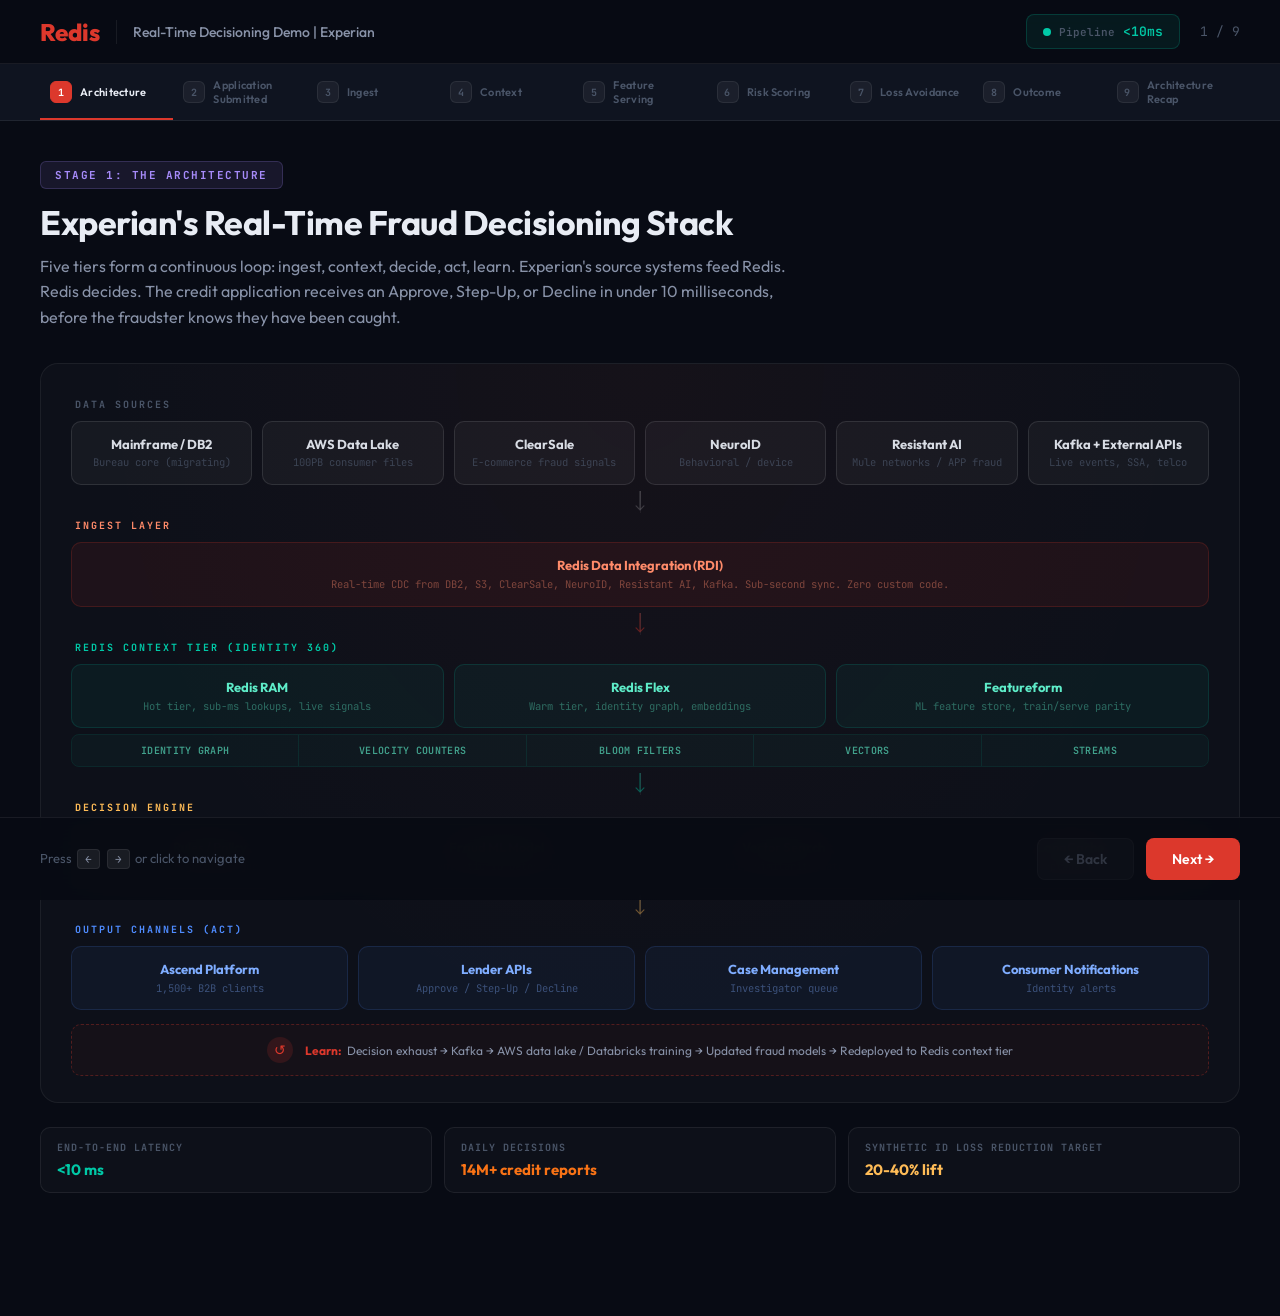
<file: experian/index.html>
<!DOCTYPE html>
<html lang="en">
<head>
<meta charset="UTF-8">
<meta name="viewport" content="width=device-width, initial-scale=1.0">
<title>Redis Real-Time Decisioning Demo | Experian</title>
<link rel="preconnect" href="https://fonts.googleapis.com">
<link href="https://fonts.googleapis.com/css2?family=JetBrains+Mono:wght@400;500;600;700&family=Outfit:wght@300;400;500;600;700;800&display=swap" rel="stylesheet">
<style>
:root {
  --red:#DC382C;--teal:#00C9A7;--blue:#4F8CFF;--amber:#FFBC57;--purple:#A78BFA;
  --exp-blue:#26478D;--exp-purple:#41338C;
  --bg:#080B14;--bg2:#0F1420;--bg3:#161C2A;--border:rgba(255,255,255,.07);
  --text:#E8ECF4;--text2:#8892A8;--text3:#4A5568;
  --mono:'JetBrains Mono',monospace;--sans:'Outfit',sans-serif;
  --orange:#F97316;
}
*{margin:0;padding:0;box-sizing:border-box}
body{font-family:var(--sans);background:var(--bg);color:var(--text);overflow-x:hidden;min-height:100vh}
.topbar{display:flex;align-items:center;justify-content:space-between;padding:14px 40px;border-bottom:1px solid var(--border);background:rgba(8,11,20,.95);backdrop-filter:blur(20px);position:sticky;top:0;z-index:50}
.topbar-left{display:flex;align-items:center;gap:16px}
.redis-logo{font-size:24px;font-weight:800;color:var(--red)}
.topbar-divider{width:1px;height:24px;background:var(--border)}
.topbar-title{font-size:14px;color:var(--text2);font-weight:500}
.topbar-right{display:flex;align-items:center;gap:20px}
.latency-display{display:flex;align-items:center;gap:8px;padding:8px 16px;border-radius:8px;background:rgba(0,201,167,.08);border:1px solid rgba(0,201,167,.2);font-family:var(--mono);font-size:13px;font-weight:600}
.latency-dot{width:8px;height:8px;border-radius:50%;background:var(--teal);animation:blink 1.5s infinite}
@keyframes blink{0%,100%{opacity:1}50%{opacity:.3}}
.latency-value{color:var(--teal)}
.latency-label{color:var(--text3);font-size:11px}
.stage-counter{font-size:13px;color:var(--text3);font-family:var(--mono)}
.progress-track{display:flex;gap:0;padding:0 40px;background:var(--bg2);border-bottom:1px solid var(--border);overflow-x:auto}
.progress-step{flex:1;min-width:110px;padding:14px 10px;display:flex;align-items:center;gap:8px;font-size:11px;font-weight:600;color:var(--text3);letter-spacing:.3px;position:relative;transition:all .4s;cursor:pointer}
.progress-step::after{content:'';position:absolute;bottom:0;left:0;right:0;height:2px;background:var(--red);transform:scaleX(0);transition:transform .5s cubic-bezier(.4,0,.2,1)}
.progress-step.active{color:var(--text)}.progress-step.active::after{transform:scaleX(1)}
.progress-step.done{color:var(--teal)}.progress-step.done::after{transform:scaleX(1);background:var(--teal)}
.step-num{width:22px;height:22px;border-radius:6px;display:flex;align-items:center;justify-content:center;font-size:10px;font-weight:700;background:rgba(255,255,255,.05);border:1px solid var(--border);transition:all .4s;font-family:var(--mono);flex-shrink:0}
.progress-step.active .step-num{background:var(--red);border-color:var(--red);color:#fff}
.progress-step.done .step-num{background:var(--teal);border-color:var(--teal);color:#fff}
.stage-viewport{min-height:calc(100vh - 120px);display:flex;flex-direction:column;padding:40px}
.stage-content{display:none;flex:1;animation:fadeUp .6s cubic-bezier(.4,0,.2,1) forwards}
.stage-content.active{display:flex;flex-direction:column}
@keyframes fadeUp{from{opacity:0;transform:translateY(20px)}to{opacity:1;transform:translateY(0)}}
.stage-header{margin-bottom:32px}
.stage-badge{display:inline-flex;align-items:center;gap:8px;padding:6px 14px;border-radius:6px;font-size:11px;font-weight:700;letter-spacing:1.5px;text-transform:uppercase;margin-bottom:14px;font-family:var(--mono)}
.badge-arch{background:rgba(167,139,250,.1);color:var(--purple);border:1px solid rgba(167,139,250,.2)}
.badge-trigger{background:rgba(249,115,22,.1);color:var(--orange);border:1px solid rgba(249,115,22,.2)}
.badge-ingest{background:rgba(220,56,44,.1);color:var(--red);border:1px solid rgba(220,56,44,.2)}
.badge-context{background:rgba(0,201,167,.1);color:var(--teal);border:1px solid rgba(0,201,167,.2)}
.badge-features{background:rgba(79,140,255,.1);color:var(--blue);border:1px solid rgba(79,140,255,.2)}
.badge-ranking{background:rgba(79,140,255,.1);color:var(--blue);border:1px solid rgba(79,140,255,.2)}
.badge-revenue{background:rgba(255,188,87,.1);color:var(--amber);border:1px solid rgba(255,188,87,.2)}
.badge-outcome{background:rgba(167,139,250,.1);color:var(--purple);border:1px solid rgba(167,139,250,.2)}
.stage-title{font-size:34px;font-weight:700;line-height:1.2;letter-spacing:-.5px;margin-bottom:10px}
.stage-subtitle{font-size:16px;color:var(--text2);line-height:1.6;max-width:780px}
.component-tag{display:inline-flex;align-items:center;gap:6px;padding:4px 12px;border-radius:5px;font-size:12px;font-weight:600;font-family:var(--mono);background:rgba(220,56,44,.1);color:var(--red);border:1px solid rgba(220,56,44,.15);margin-right:8px;margin-top:12px}
.viz-area{flex:1;display:flex;gap:24px;align-items:stretch}
.viz-panel{flex:1;border-radius:14px;background:var(--bg2);border:1px solid var(--border);padding:26px;position:relative;overflow:hidden}
.viz-panel::before{content:'';position:absolute;top:0;left:0;right:0;bottom:0;background:radial-gradient(ellipse at 50% 0%,rgba(220,56,44,.03) 0%,transparent 70%);pointer-events:none}
.viz-panel-title{font-size:12px;font-weight:700;letter-spacing:1.5px;text-transform:uppercase;color:var(--text3);margin-bottom:18px;font-family:var(--mono)}
.data-rows{display:flex;flex-direction:column;gap:9px}
.data-row{display:flex;align-items:center;justify-content:space-between;padding:11px 15px;border-radius:8px;background:rgba(255,255,255,.025);border:1px solid var(--border);animation:slideIn .5s cubic-bezier(.4,0,.2,1) forwards;opacity:0;gap:12px}
.data-row:nth-child(1){animation-delay:.1s}.data-row:nth-child(2){animation-delay:.18s}.data-row:nth-child(3){animation-delay:.26s}.data-row:nth-child(4){animation-delay:.34s}.data-row:nth-child(5){animation-delay:.42s}.data-row:nth-child(6){animation-delay:.5s}.data-row:nth-child(7){animation-delay:.58s}
@keyframes slideIn{from{opacity:0;transform:translateX(-12px)}to{opacity:1;transform:translateX(0)}}
.data-label{font-size:13px;color:var(--text2);font-weight:500}
.data-value{font-size:12px;font-weight:600;color:var(--text);font-family:var(--mono);text-align:right}
.data-value.red{color:var(--red)}.data-value.teal{color:var(--teal)}.data-value.amber{color:var(--amber)}.data-value.blue{color:var(--blue)}.data-value.orange{color:var(--orange)}.data-value.purple{color:var(--purple)}
.flow-container{display:flex;flex-direction:column;gap:12px}
.flow-item{display:flex;align-items:center;gap:14px;padding:13px 16px;border-radius:10px;background:rgba(255,255,255,.025);border:1px solid var(--border);opacity:0;animation:flowIn .6s forwards}
.flow-item:nth-child(1){animation-delay:.08s}.flow-item:nth-child(2){animation-delay:.16s}.flow-item:nth-child(3){animation-delay:.24s}.flow-item:nth-child(4){animation-delay:.32s}.flow-item:nth-child(5){animation-delay:.4s}.flow-item:nth-child(6){animation-delay:.48s}.flow-item:nth-child(7){animation-delay:.56s}
@keyframes flowIn{from{opacity:0;transform:translateY(10px)}to{opacity:1;transform:translateY(0)}}
.flow-icon{width:46px;height:42px;border-radius:8px;display:flex;align-items:center;justify-content:center;font-size:10px;font-weight:800;flex-shrink:0;font-family:var(--mono);letter-spacing:-.5px;text-align:center;line-height:1}
.flow-source{font-size:13px;font-weight:700}.flow-detail{font-size:11px;color:var(--text3);margin-top:2px}
.flow-arrow{color:var(--red);font-size:16px;margin-left:auto;animation:pulseArrow 1.5s infinite}
@keyframes pulseArrow{0%,100%{opacity:1;transform:translateX(0)}50%{opacity:.5;transform:translateX(4px)}}
.risk-bar{display:flex;height:8px;border-radius:4px;overflow:hidden;margin-top:6px;margin-bottom:4px}
.risk-bar div{height:100%}
.risk-label{display:flex;justify-content:space-between;font-size:10px;color:var(--text3);font-family:var(--mono)}
.applicant-card{display:flex;align-items:center;gap:18px;padding:18px 22px;border-radius:12px;background:rgba(255,255,255,.03);border:1px solid var(--border);margin-bottom:20px;animation:fadeUp .6s forwards}
.applicant-avatar{width:52px;height:52px;border-radius:12px;background:linear-gradient(135deg,var(--exp-blue),var(--exp-purple));display:flex;align-items:center;justify-content:center;font-size:18px;font-weight:700;color:#fff;flex-shrink:0}
.applicant-name{font-size:17px;font-weight:700}.applicant-detail{font-size:12px;color:var(--text2);margin-top:2px}
.applicant-badge{margin-left:auto;padding:5px 12px;border-radius:5px;font-size:11px;font-weight:700;font-family:var(--mono);background:rgba(0,201,167,.12);color:var(--teal);border:1px solid rgba(0,201,167,.2)}
.applicant-badge.suspect{background:rgba(220,56,44,.12);color:var(--red);border:1px solid rgba(220,56,44,.2)}
/* Risk signal cards (for ranking stage) */
.signal-grid{display:grid;grid-template-columns:repeat(3,1fr);gap:14px}
.signal-card{border-radius:12px;padding:18px;background:rgba(255,255,255,.025);border:1px solid var(--border);opacity:0;animation:offerPop .5s forwards;transition:all .3s}
.signal-card:nth-child(1){animation-delay:.15s}.signal-card:nth-child(2){animation-delay:.3s}.signal-card:nth-child(3){animation-delay:.45s}
@keyframes offerPop{from{opacity:0;transform:scale(.96)}to{opacity:1;transform:scale(1)}}
.signal-card.alert{border-color:var(--red);background:rgba(220,56,44,.05);box-shadow:0 0 24px rgba(220,56,44,.08)}
.signal-rank{font-family:var(--mono);font-size:10px;font-weight:700;color:var(--text3);margin-bottom:8px;letter-spacing:1px;text-transform:uppercase}
.signal-card.alert .signal-rank{color:var(--red)}
.signal-title{font-size:15px;font-weight:700;margin-bottom:4px}
.signal-meta{font-size:11px;color:var(--text3);margin-bottom:12px}
.signal-source{display:inline-block;padding:3px 8px;border-radius:4px;font-size:10px;font-weight:700;font-family:var(--mono);margin-bottom:10px}
.src-clearsale{background:rgba(79,140,255,.15);color:var(--blue)}
.src-neuroid{background:rgba(167,139,250,.15);color:var(--purple)}
.src-resistant{background:rgba(220,56,44,.15);color:var(--red)}
.src-bureau{background:rgba(0,201,167,.15);color:var(--teal)}
.score-bar{height:5px;border-radius:3px;background:rgba(255,255,255,.06);overflow:hidden;margin-top:8px}
.score-fill{height:100%;border-radius:3px;animation:scoreFill 1s cubic-bezier(.4,0,.2,1) forwards;animation-delay:.7s;width:0}
@keyframes scoreFill{to{width:var(--score)}}
.score-label{display:flex;justify-content:space-between;margin-top:6px;font-size:10px;font-family:var(--mono);color:var(--text3)}
/* Cost / impact stage */
.rev-compare{display:grid;grid-template-columns:1fr auto 1fr;gap:20px;align-items:center;margin-top:16px}
.rev-card{padding:22px;border-radius:12px;text-align:center}
.rev-card.before{background:rgba(255,255,255,.03);border:1px solid var(--border)}
.rev-card.after{background:rgba(0,201,167,.05);border:1px solid rgba(0,201,167,.2)}
.rev-value{font-family:var(--mono);font-size:32px;font-weight:700;line-height:1;margin-bottom:6px}
.rev-label{font-size:12px;color:var(--text3)}
.rev-arrow{font-size:28px;color:var(--teal);animation:pulseArrow 1.5s infinite}
/* Architecture (matches Landing Page) */
.arch-wrap{flex:1;display:flex;flex-direction:column;gap:18px}
.arch-frame{flex:1;background:rgba(255,255,255,.025);border:1px solid rgba(255,255,255,.06);border-radius:18px;padding:34px 30px 26px;position:relative;overflow:hidden}
.arch-frame::before{content:'';position:absolute;inset:0;background:radial-gradient(ellipse at 50% 0%,rgba(220,56,44,.04),transparent 65%);pointer-events:none}
.arch-tier{position:relative;z-index:2}
.arch-tier-label{font-family:var(--mono);font-size:10px;font-weight:700;letter-spacing:2px;text-transform:uppercase;margin-bottom:10px;padding-left:4px}
.arch-tier-row{display:flex;gap:10px;align-items:stretch;flex-wrap:wrap}
.arch-node{flex:1;border-radius:10px;padding:14px 14px;text-align:center;border:1px solid;min-height:64px;display:flex;flex-direction:column;justify-content:center;min-width:120px;transition:all .25s}
.arch-node:hover{transform:translateY(-2px)}
.arch-node h4{font-size:13px;font-weight:700;margin-bottom:3px;line-height:1.3}
.arch-node p{font-size:10.5px;line-height:1.4;opacity:.7;font-family:var(--mono)}
.tier-source .arch-tier-label{color:var(--text3)}
.tier-source .arch-node{background:rgba(255,255,255,.04);border-color:rgba(255,255,255,.1)}
.tier-source .arch-node:hover{border-color:rgba(255,255,255,.25)}
.tier-source .arch-node h4{color:#D8DCE4}
.tier-source .arch-node p{color:var(--text3)}
.tier-ingest .arch-tier-label{color:#FF8B6A}
.tier-ingest .arch-node{background:rgba(220,56,44,.08);border-color:rgba(220,56,44,.2)}
.tier-ingest .arch-node:hover{border-color:rgba(220,56,44,.5);background:rgba(220,56,44,.12)}
.tier-ingest .arch-node h4{color:#FF8B6A}
.tier-ingest .arch-node p{color:rgba(255,139,106,.6)}
.tier-context .arch-tier-label{color:var(--teal)}
.tier-context .arch-node{background:rgba(0,201,167,.06);border-color:rgba(0,201,167,.15)}
.tier-context .arch-node:hover{border-color:rgba(0,201,167,.4);background:rgba(0,201,167,.1)}
.tier-context .arch-node h4{color:#5EECC8}
.tier-context .arch-node p{color:rgba(94,236,200,.55)}
.tier-decide .arch-tier-label{color:var(--amber)}
.tier-decide .arch-node{background:rgba(255,188,87,.06);border-color:rgba(255,188,87,.15)}
.tier-decide .arch-node:hover{border-color:rgba(255,188,87,.4);background:rgba(255,188,87,.1)}
.tier-decide .arch-node h4{color:var(--amber)}
.tier-decide .arch-node p{color:rgba(255,188,87,.55)}
.tier-act .arch-tier-label{color:var(--blue)}
.tier-act .arch-node{background:rgba(79,140,255,.06);border-color:rgba(79,140,255,.15)}
.tier-act .arch-node:hover{border-color:rgba(79,140,255,.4);background:rgba(79,140,255,.1)}
.tier-act .arch-node h4{color:#7FADFF}
.tier-act .arch-node p{color:rgba(127,173,255,.55)}
.arch-flow-arrow{display:flex;align-items:center;justify-content:center;height:22px;position:relative;margin:6px 0}
.arch-flow-arrow::before{content:'';width:1px;height:100%;background:linear-gradient(to bottom,rgba(255,255,255,.1),rgba(255,255,255,.05))}
.arch-flow-arrow svg{position:absolute;top:50%;left:50%;transform:translate(-50%,-50%)}
.arch-data-strip{display:flex;gap:0;margin-top:6px;border-radius:8px;overflow:hidden;border:1px solid rgba(0,201,167,.12)}
.arch-data-chip{flex:1;padding:9px 8px;text-align:center;font-size:10px;font-weight:600;color:rgba(94,236,200,.65);background:rgba(0,201,167,.04);border-right:1px solid rgba(0,201,167,.1);font-family:var(--mono);letter-spacing:.3px;text-transform:uppercase}
.arch-data-chip:last-child{border-right:none}
.arch-feedback{margin-top:14px;padding:12px 18px;border-radius:10px;border:1px dashed rgba(220,56,44,.3);background:rgba(220,56,44,.04);display:flex;align-items:center;justify-content:center;gap:12px;font-size:12px;color:var(--text2)}
.arch-feedback-icon{width:26px;height:26px;border-radius:50%;background:rgba(220,56,44,.15);display:flex;align-items:center;justify-content:center;font-size:14px;color:var(--red);flex-shrink:0}
.arch-callouts{display:grid;grid-template-columns:repeat(3,1fr);gap:12px;margin-top:6px}
.arch-callout{padding:13px 16px;border-radius:10px;background:rgba(255,255,255,.025);border:1px solid var(--border)}
.arch-callout-label{font-family:var(--mono);font-size:10px;font-weight:700;letter-spacing:1px;text-transform:uppercase;color:var(--text3);margin-bottom:6px}
.arch-callout-value{font-size:15px;font-weight:700;color:var(--text)}
.arch-callout-value.teal{color:var(--teal)}
.arch-callout-value.orange{color:var(--orange)}
.arch-callout-value.amber{color:var(--amber)}
.arch-callout-value.red{color:var(--red)}
/* Feature serving */
.feat-grid{display:grid;grid-template-columns:repeat(2,1fr);gap:14px}
.feat-card{padding:16px 18px;border-radius:10px;background:rgba(255,255,255,.025);border:1px solid var(--border);opacity:0;animation:offerPop .5s forwards}
.feat-card:nth-child(1){animation-delay:.1s}.feat-card:nth-child(2){animation-delay:.2s}.feat-card:nth-child(3){animation-delay:.3s}.feat-card:nth-child(4){animation-delay:.4s}.feat-card:nth-child(5){animation-delay:.5s}.feat-card:nth-child(6){animation-delay:.6s}
.feat-name{font-family:var(--mono);font-size:11px;font-weight:700;color:var(--blue);margin-bottom:4px;letter-spacing:.5px}
.feat-desc{font-size:11px;color:var(--text3);margin-bottom:8px;line-height:1.45}
.feat-value-row{display:flex;align-items:center;justify-content:space-between;padding-top:8px;border-top:1px solid var(--border)}
.feat-value{font-family:var(--mono);font-size:12px;font-weight:700;color:var(--text)}
.feat-latency{font-family:var(--mono);font-size:10px;color:var(--teal)}
/* Application UI mockups */
.app-screen{background:#FAFBFC;border-radius:14px;border:2px solid #333;overflow:hidden;position:relative;color:#1A1A1A}
.app-screen.declined{border-color:rgba(220,56,44,.5)}
.app-screen.approved{border-color:rgba(0,201,167,.4)}
.app-header{padding:18px 24px;background:var(--exp-blue);display:flex;align-items:center;justify-content:space-between}
.app-brand{color:#fff;font-size:14px;font-weight:800;letter-spacing:.5px}
.app-step{color:rgba(255,255,255,.7);font-size:11px;font-family:var(--mono)}
.app-body{padding:24px}
.app-applicant{display:flex;align-items:center;gap:14px;padding-bottom:18px;border-bottom:1px solid #E5E7EB;margin-bottom:18px}
.app-avatar-sm{width:44px;height:44px;border-radius:10px;background:linear-gradient(135deg,var(--exp-blue),var(--exp-purple));color:#fff;display:flex;align-items:center;justify-content:center;font-size:14px;font-weight:700}
.app-applicant-name{font-size:14px;font-weight:700;color:#1A1A1A}
.app-applicant-info{font-size:11px;color:#6B7280;margin-top:2px;font-family:var(--mono)}
.app-fields{display:flex;flex-direction:column;gap:8px;margin-bottom:16px}
.app-field{display:flex;justify-content:space-between;font-size:11px;padding:6px 0;border-bottom:1px solid #F3F4F6}
.app-field-label{color:#6B7280}
.app-field-value{color:#1A1A1A;font-weight:600;font-family:var(--mono)}
.app-decision{padding:18px;border-radius:10px;text-align:center;margin-top:18px}
.app-decision.approve{background:rgba(0,201,167,.08);border:2px solid rgba(0,201,167,.3)}
.app-decision.decline{background:rgba(220,56,44,.06);border:2px solid rgba(220,56,44,.3)}
.app-decision-label{font-size:10px;font-weight:700;letter-spacing:2px;text-transform:uppercase;margin-bottom:6px;font-family:var(--mono)}
.app-decision.approve .app-decision-label{color:var(--teal)}
.app-decision.decline .app-decision-label{color:var(--red)}
.app-decision-value{font-size:22px;font-weight:800;letter-spacing:.5px}
.app-decision.approve .app-decision-value{color:#00876A}
.app-decision.decline .app-decision-value{color:#A8261D}
.app-decision-detail{font-size:11px;color:#6B7280;margin-top:6px}
.outcome-split{display:grid;grid-template-columns:1fr 1fr;gap:24px}
.outcome-col{display:flex;flex-direction:column;gap:14px}
.outcome-header{padding:10px 16px;border-radius:8px;font-size:12px;font-weight:700;letter-spacing:1px;text-transform:uppercase;font-family:var(--mono);text-align:center}
.outcome-header.generic{background:rgba(255,255,255,.04);color:var(--text3);border:1px solid var(--border)}
.outcome-header.personalized{background:rgba(0,201,167,.08);color:var(--teal);border:1px solid rgba(0,201,167,.2)}
.outcome-metrics{display:flex;gap:16px;padding:16px;border-radius:10px}
.outcome-metrics.generic-m{background:rgba(255,255,255,.03);border:1px solid var(--border)}
.outcome-metrics.personalized-m{background:rgba(0,201,167,.05);border:1px solid rgba(0,201,167,.15)}
.outcome-metric{flex:1;text-align:center}
.outcome-metric-value{font-family:var(--mono);font-size:20px;font-weight:700;line-height:1}
.generic-m .outcome-metric-value{color:var(--text3)}
.personalized-m .outcome-metric-value{color:var(--teal)}
.outcome-metric-label{font-size:10px;color:var(--text3);margin-top:4px}
/* Nav */
.nav-bar{display:flex;justify-content:space-between;align-items:center;padding:20px 40px;border-top:1px solid var(--border);background:rgba(8,11,20,.95);backdrop-filter:blur(20px);position:sticky;bottom:0;z-index:50}
.nav-hint{font-size:13px;color:var(--text3)}
.nav-hint kbd{display:inline-block;padding:2px 7px;border-radius:4px;background:rgba(255,255,255,.07);border:1px solid var(--border);font-family:var(--mono);font-size:11px;color:var(--text2);margin:0 2px}
.nav-buttons{display:flex;gap:12px}
.nav-btn{padding:11px 26px;border-radius:8px;font-size:14px;font-weight:600;cursor:pointer;transition:all .2s;border:none;font-family:var(--sans)}
.nav-btn.back{background:rgba(255,255,255,.06);color:var(--text2);border:1px solid var(--border)}
.nav-btn.back:hover{background:rgba(255,255,255,.1);color:var(--text)}
.nav-btn.next{background:var(--red);color:#fff}
.nav-btn.next:hover{background:#c0302a;transform:translateY(-1px)}
.nav-btn:disabled{opacity:.3;cursor:not-allowed;transform:none}
.nav-btn.restart{background:var(--teal);color:#fff}
.nav-btn.restart:hover{background:#00a88b}
@media(max-width:900px){.topbar,.progress-track,.stage-viewport,.nav-bar{padding-left:16px;padding-right:16px}.stage-title{font-size:26px}.viz-area{flex-direction:column}.outcome-split{grid-template-columns:1fr}.signal-grid{grid-template-columns:1fr}.feat-grid{grid-template-columns:1fr}.arch-callouts{grid-template-columns:1fr}.progress-step span{display:none}}
</style>
</head>
<body>
<div class="topbar"><div class="topbar-left"><div class="redis-logo">Redis</div><div class="topbar-divider"></div><div class="topbar-title">Real-Time Decisioning Demo | Experian</div></div><div class="topbar-right"><div class="latency-display"><div class="latency-dot"></div><span class="latency-label">Pipeline</span><span class="latency-value" id="globalLatency">--</span></div><div class="stage-counter" id="stageCounter">1 / 9</div></div></div>
<div class="progress-track" id="progressTrack">
<div class="progress-step active" data-step="0"><div class="step-num">1</div><span>Architecture</span></div>
<div class="progress-step" data-step="1"><div class="step-num">2</div><span>Application Submitted</span></div>
<div class="progress-step" data-step="2"><div class="step-num">3</div><span>Ingest</span></div>
<div class="progress-step" data-step="3"><div class="step-num">4</div><span>Context</span></div>
<div class="progress-step" data-step="4"><div class="step-num">5</div><span>Feature Serving</span></div>
<div class="progress-step" data-step="5"><div class="step-num">6</div><span>Risk Scoring</span></div>
<div class="progress-step" data-step="6"><div class="step-num">7</div><span>Loss Avoidance</span></div>
<div class="progress-step" data-step="7"><div class="step-num">8</div><span>Outcome</span></div>
<div class="progress-step" data-step="8"><div class="step-num">9</div><span>Architecture Recap</span></div>
</div>

<div class="stage-viewport">

<!-- ══ STAGE 1: ARCHITECTURE ══ -->
<div class="stage-content active" id="stage0">
<div class="stage-header"><div class="stage-badge badge-arch">Stage 1: The Architecture</div><div class="stage-title">Experian's Real-Time Fraud Decisioning Stack</div><div class="stage-subtitle">Five tiers form a continuous loop: ingest, context, decide, act, learn. Experian's source systems feed Redis. Redis decides. The credit application receives an Approve, Step-Up, or Decline in under 10 milliseconds, before the fraudster knows they have been caught.</div></div>
<div class="arch-wrap">
<div class="arch-frame">

<div class="arch-tier tier-source"><div class="arch-tier-label">Data Sources</div>
<div class="arch-tier-row">
<div class="arch-node"><h4>Mainframe / DB2</h4><p>Bureau core (migrating)</p></div>
<div class="arch-node"><h4>AWS Data Lake</h4><p>100PB consumer files</p></div>
<div class="arch-node"><h4>ClearSale</h4><p>E-commerce fraud signals</p></div>
<div class="arch-node"><h4>NeuroID</h4><p>Behavioral / device</p></div>
<div class="arch-node"><h4>Resistant AI</h4><p>Mule networks / APP fraud</p></div>
<div class="arch-node"><h4>Kafka + External APIs</h4><p>Live events, SSA, telco</p></div>
</div></div>

<div class="arch-flow-arrow"><svg width="16" height="22" viewBox="0 0 16 28"><path d="M8 0V24M3 19L8 24L13 19" stroke="rgba(255,255,255,.18)" stroke-width="1.5" fill="none" stroke-linecap="round"/></svg></div>

<div class="arch-tier tier-ingest"><div class="arch-tier-label">Ingest Layer</div>
<div class="arch-tier-row">
<div class="arch-node" style="flex:3"><h4>Redis Data Integration (RDI)</h4><p>Real-time CDC from DB2, S3, ClearSale, NeuroID, Resistant AI, Kafka. Sub-second sync. Zero custom code.</p></div>
</div></div>

<div class="arch-flow-arrow"><svg width="16" height="22" viewBox="0 0 16 28"><path d="M8 0V24M3 19L8 24L13 19" stroke="rgba(220,56,44,.4)" stroke-width="1.5" fill="none" stroke-linecap="round"/></svg></div>

<div class="arch-tier tier-context"><div class="arch-tier-label">Redis Context Tier (Identity 360)</div>
<div class="arch-tier-row">
<div class="arch-node"><h4>Redis RAM</h4><p>Hot tier, sub-ms lookups, live signals</p></div>
<div class="arch-node"><h4>Redis Flex</h4><p>Warm tier, identity graph, embeddings</p></div>
<div class="arch-node"><h4>Featureform</h4><p>ML feature store, train/serve parity</p></div>
</div>
<div class="arch-data-strip">
<div class="arch-data-chip">Identity Graph</div>
<div class="arch-data-chip">Velocity Counters</div>
<div class="arch-data-chip">Bloom Filters</div>
<div class="arch-data-chip">Vectors</div>
<div class="arch-data-chip">Streams</div>
</div></div>

<div class="arch-flow-arrow"><svg width="16" height="22" viewBox="0 0 16 28"><path d="M8 0V24M3 19L8 24L13 19" stroke="rgba(0,201,167,.4)" stroke-width="1.5" fill="none" stroke-linecap="round"/></svg></div>

<div class="arch-tier tier-decide"><div class="arch-tier-label">Decision Engine</div>
<div class="arch-tier-row">
<div class="arch-node"><h4>Rules / Policy</h4><p>SR 11-7, regulatory guardrails</p></div>
<div class="arch-node"><h4>Fraud ML Model</h4><p>Synthetic ID detection</p></div>
<div class="arch-node"><h4>Vector Search</h4><p>Identity similarity matching</p></div>
<div class="arch-node"><h4>LangCache</h4><p>GenAI explanation layer</p></div>
</div></div>

<div class="arch-flow-arrow"><svg width="16" height="22" viewBox="0 0 16 28"><path d="M8 0V24M3 19L8 24L13 19" stroke="rgba(255,188,87,.4)" stroke-width="1.5" fill="none" stroke-linecap="round"/></svg></div>

<div class="arch-tier tier-act"><div class="arch-tier-label">Output Channels (Act)</div>
<div class="arch-tier-row">
<div class="arch-node"><h4>Ascend Platform</h4><p>1,500+ B2B clients</p></div>
<div class="arch-node"><h4>Lender APIs</h4><p>Approve / Step-Up / Decline</p></div>
<div class="arch-node"><h4>Case Management</h4><p>Investigator queue</p></div>
<div class="arch-node"><h4>Consumer Notifications</h4><p>Identity alerts</p></div>
</div></div>

<div class="arch-feedback"><div class="arch-feedback-icon">&#x21BA;</div><span><strong style="color:var(--red)">Learn:</strong>&nbsp; Decision exhaust &rarr; Kafka &rarr; AWS data lake / Databricks training &rarr; Updated fraud models &rarr; Redeployed to Redis context tier</span></div>

</div>
<div class="arch-callouts">
<div class="arch-callout"><div class="arch-callout-label">End-to-End Latency</div><div class="arch-callout-value teal">&lt;10 ms</div></div>
<div class="arch-callout"><div class="arch-callout-label">Daily Decisions</div><div class="arch-callout-value orange">14M+ credit reports</div></div>
<div class="arch-callout"><div class="arch-callout-label">Synthetic ID Loss Reduction Target</div><div class="arch-callout-value amber">20-40% lift</div></div>
</div>
</div>
</div>

<!-- ══ STAGE 2: APPLICATION SUBMITTED ══ -->
<div class="stage-content" id="stage1">
<div class="stage-header"><div class="stage-badge badge-trigger">Stage 2: Application Submitted</div><div class="stage-title">"Marcus Reeves" applies for a $15,000 credit card</div><div class="stage-subtitle">An application hits a national lender's portal at 2:47 AM. On paper it looks clean: valid SSN, recent address, thin but active credit file. The Experian fraud platform has under 10 milliseconds to figure out that Marcus Reeves does not exist.</div></div>
<div class="viz-area">
<div class="viz-panel" style="flex:2"><div class="viz-panel-title">Inbound Application Event</div>
<div class="applicant-card"><div class="applicant-avatar">MR</div><div><div class="applicant-name">Marcus Reeves</div><div class="applicant-detail">SSN ending 4471 | Age 31 | Phoenix, AZ | $15,000 unsecured credit line request</div></div><div class="applicant-badge suspect">UNDER REVIEW</div></div>
<div class="data-rows">
<div class="data-row"><span class="data-label">Event</span><span class="data-value">application_submit</span></div>
<div class="data-row"><span class="data-label">Channel</span><span class="data-value">Lender web portal (mobile)</span></div>
<div class="data-row"><span class="data-label">Submission time</span><span class="data-value orange">2:47 AM local (off-hours)</span></div>
<div class="data-row"><span class="data-label">SSN status</span><span class="data-value teal">Valid format, issued 1993</span></div>
<div class="data-row"><span class="data-label">Credit file</span><span class="data-value">Thin: 3 tradelines, 18 months</span></div>
<div class="data-row"><span class="data-label">Stated income</span><span class="data-value">$92,000</span></div>
<div class="data-row"><span class="data-label">Requested limit</span><span class="data-value amber">$15,000 unsecured</span></div>
</div></div>
<div class="viz-panel"><div class="viz-panel-title">Why This Application Is Dangerous</div>
<div style="display:flex;flex-direction:column;gap:16px;margin-top:4px">
<div style="font-size:13px;color:var(--text2);line-height:1.6">On paper, "Marcus Reeves" passes every static check. Valid SSN. Real address. Active tradelines. A traditional decline rule would <strong style="color:var(--orange)">approve this application</strong>.</div>
<div style="font-size:13px;color:var(--text2);line-height:1.6">But synthetic identities are not built in a day. They are <strong style="color:var(--teal)">cultivated for 18-36 months</strong> with small purchases on authorized-user accounts to build a thin but real credit file. Then they bust out for $15K-$50K and disappear.</div>
<div style="padding:14px;border-radius:8px;background:rgba(220,56,44,.06);border:1px solid rgba(220,56,44,.12);font-size:12px;color:var(--text2);line-height:1.6"><strong style="color:var(--red)">The cost of getting this wrong:</strong> Approve, and Experian's lender client takes a $15K bust-out loss. Decline a real customer, and you generate a false positive that costs more than the fraud itself for 61% of businesses.</div>
<div style="padding:14px;border-radius:8px;background:rgba(255,255,255,.03);border:1px solid var(--border);font-size:12px;color:var(--text2);line-height:1.6"><strong style="color:var(--text3)">Without Redis:</strong> Bureau lookup hits the mainframe. Fraud signals from ClearSale, NeuroID, and Resistant AI live in separate systems with separate latencies. By the time the lender stitches them together, the decision window has closed and the application is approved.</div>
</div></div>
</div></div>

<!-- ══ STAGE 3: INGEST ══ -->
<div class="stage-content" id="stage2">
<div class="stage-header"><div class="stage-badge badge-ingest">Stage 3: Ingest</div><div class="stage-title">Experian's data sources flow into Redis</div><div class="stage-subtitle">RDI continuously syncs from the mainframe, the AWS data lake, all three fraud acquisitions, and live event streams into a unified low-latency layer. Legacy core systems and modern fraud platforms converge in one place, in real time.</div><span class="component-tag">Redis Data Integration (RDI)</span></div>
<div class="viz-area">
<div class="viz-panel" style="flex:2"><div class="viz-panel-title">Source Systems &rarr; Redis</div>
<div class="flow-container">
<div class="flow-item"><div class="flow-icon" style="background:rgba(255,255,255,.08);color:#9CA3AF">DB2<br>z/OS</div><div><div class="flow-source">Mainframe / DB2 &middot; Bureau Core</div><div class="flow-detail">250M+ consumer files | Tradelines | Inquiries | Public records | Migrating to AWS under 10-yr agreement</div></div><div class="flow-arrow">&rarr;</div></div>
<div class="flow-item"><div class="flow-icon" style="background:rgba(255,153,0,.12);color:#FF9900">AWS<br>Lake</div><div><div class="flow-source">AWS Data Lake (S3 + Snowflake)</div><div class="flow-detail">100+ PB of consumer data, fraud history, ML embeddings, model features</div></div><div class="flow-arrow">&rarr;</div></div>
<div class="flow-item"><div class="flow-icon" style="background:rgba(79,140,255,.12);color:var(--blue)">CLR<br>SALE</div><div><div class="flow-source">ClearSale &middot; E-commerce Fraud Signals</div><div class="flow-detail">Cross-merchant transaction patterns | Card-not-present risk scoring | LATAM coverage</div></div><div class="flow-arrow">&rarr;</div></div>
<div class="flow-item"><div class="flow-icon" style="background:rgba(167,139,250,.12);color:var(--purple)">NEU<br>ROID</div><div><div class="flow-source">NeuroID &middot; Behavioral Analytics</div><div class="flow-detail">Keystroke dynamics | Mouse / touch patterns | Form-fill velocity | Device fingerprinting</div></div><div class="flow-arrow">&rarr;</div></div>
<div class="flow-item"><div class="flow-icon" style="background:rgba(220,56,44,.12);color:var(--red)">RST<br>AI</div><div><div class="flow-source">Resistant AI &middot; Mule Network Detection</div><div class="flow-detail">APP fraud models | Money mule rings | Document tampering | Synthetic ID clusters</div></div><div class="flow-arrow">&rarr;</div></div>
<div class="flow-item"><div class="flow-icon" style="background:rgba(0,201,167,.12);color:var(--teal)">KFK</div><div><div class="flow-source">Kafka &middot; Live Application Events</div><div class="flow-detail">Real-time application submissions | Step-up auth events | Decision logs from 1,500+ Ascend clients</div></div><div class="flow-arrow">&rarr;</div></div>
<div class="flow-item"><div class="flow-icon" style="background:rgba(255,188,87,.12);color:var(--amber)">EXT<br>API</div><div><div class="flow-source">External Identity APIs</div><div class="flow-detail">SSA Death Master | USPS NCOA | Telco / carrier line ownership | Utility records</div></div><div class="flow-arrow">&rarr;</div></div>
</div></div>
<div class="viz-panel"><div class="viz-panel-title">RDI Pipeline Status</div>
<div class="data-rows">
<div class="data-row"><span class="data-label">CDC mode</span><span class="data-value teal">Real-time</span></div>
<div class="data-row"><span class="data-label">DB2 mainframe sync</span><span class="data-value teal">Streaming</span></div>
<div class="data-row"><span class="data-label">AWS lake sync</span><span class="data-value teal">CDC</span></div>
<div class="data-row"><span class="data-label">Fraud acquisitions</span><span class="data-value teal">3 unified</span></div>
<div class="data-row"><span class="data-label">Kafka lag</span><span class="data-value teal">&lt;80ms</span></div>
<div class="data-row"><span class="data-label">External API freshness</span><span class="data-value teal">&lt;5 min</span></div>
<div class="data-row"><span class="data-label">Custom sync code</span><span class="data-value teal">0 lines</span></div>
</div>
<div style="margin-top:14px;padding:12px;border-radius:8px;background:rgba(220,56,44,.05);border:1px solid rgba(220,56,44,.12);font-size:11px;color:var(--text2);line-height:1.5"><strong style="color:var(--red)">Acquisition unification:</strong> ClearSale, NeuroID, and Resistant AI each have their own data model. RDI normalizes them into a single Identity 360 in Redis. No rip-and-replace.</div>
</div>
</div></div>

<!-- ══ STAGE 4: CONTEXT BUILD ══ -->
<div class="stage-content" id="stage3">
<div class="stage-header"><div class="stage-badge badge-context">Stage 4: Context Assembly</div><div class="stage-title">Marcus Reeves's Identity 360 assembles</div><div class="stage-subtitle">Redis assembles the full picture in milliseconds: bureau history from the mainframe, behavioral signals from NeuroID, network context from Resistant AI, and live velocity counters. What looked clean in Stage 2 starts to fall apart.</div><span class="component-tag">Redis RAM</span><span class="component-tag">Redis Flex</span><span class="component-tag">Identity Graph</span></div>
<div class="viz-area">
<div class="viz-panel"><div class="viz-panel-title">Bureau + Identity History</div>
<div style="margin-bottom:14px">
<div class="data-label" style="margin-bottom:8px;font-size:12px">Identity Confidence Score</div>
<div class="risk-bar"><div style="width:34%;background:var(--red)"></div><div style="width:24%;background:var(--orange)"></div><div style="width:42%;background:rgba(255,255,255,.08)"></div></div>
<div class="risk-label"><span style="color:var(--red)">High risk 34%</span><span style="color:var(--orange)">Anomaly 24%</span><span>Confidence 42%</span></div>
</div>
<div class="data-rows">
<div class="data-row"><span class="data-label">SSN issued</span><span class="data-value orange">1993 (issued at age 17)</span></div>
<div class="data-row"><span class="data-label">First credit activity</span><span class="data-value red">2024 (31-yr gap)</span></div>
<div class="data-row"><span class="data-label">Address history depth</span><span class="data-value orange">14 months only</span></div>
<div class="data-row"><span class="data-label">Authorized-user history</span><span class="data-value red">3 piggyback adds in 2024</span></div>
<div class="data-row"><span class="data-label">Phone line ownership</span><span class="data-value red">Prepaid, 4 weeks old</span></div>
<div class="data-row"><span class="data-label">Utility / telco records</span><span class="data-value red">No match</span></div>
</div></div>
<div class="viz-panel"><div class="viz-panel-title">Behavioral + Network Signals (Live)</div>
<div class="data-rows">
<div class="data-row"><span class="data-label">NeuroID typing pattern</span><span class="data-value red">Copy-paste detected (SSN field)</span></div>
<div class="data-row"><span class="data-label">NeuroID device fingerprint</span><span class="data-value orange">Seen on 4 prior applications</span></div>
<div class="data-row"><span class="data-label">Resistant AI cluster</span><span class="data-value red">Linked to known mule ring</span></div>
<div class="data-row"><span class="data-label">ClearSale velocity</span><span class="data-value orange">7 applications in 72 hours</span></div>
<div class="data-row"><span class="data-label">Submission hour</span><span class="data-value orange">2:47 AM (off-hours pattern)</span></div>
<div class="data-row"><span class="data-label">IP geolocation</span><span class="data-value red">Datacenter / residential proxy</span></div>
</div>
<div style="margin-top:14px;padding:13px;border-radius:8px;background:rgba(220,56,44,.06);border:1px solid rgba(220,56,44,.15);font-size:11px;color:var(--text2);line-height:1.5"><strong style="color:var(--red)">Identity graph hit:</strong> Resistant AI links this device fingerprint to 4 other thin-file applications submitted from the same IP cluster in the last 72 hours. This is not Marcus Reeves. This is a synthetic identity ring.</div>
</div>
</div></div>

<!-- ══ STAGE 5: FEATURE SERVING ══ -->
<div class="stage-content" id="stage4">
<div class="stage-header"><div class="stage-badge badge-features">Stage 5: Feature Serving</div><div class="stage-title">Features hydrated for the fraud model</div><div class="stage-subtitle">Featureform pulls every signal the synthetic identity model needs into a single vector. Bureau features, behavioral features, network features, and live velocity counters merge in sub-millisecond. No feature lookups during scoring.</div><span class="component-tag">Featureform</span><span class="component-tag">Redis Feature Store</span></div>
<div class="viz-area" style="flex-direction:column;gap:18px">
<div class="feat-grid">
<div class="feat-card"><div class="feat-name">SSN_FIRST_USE_GAP_YEARS</div><div class="feat-desc">Years between SSN issuance and first credit activity. Synthetic IDs cultivate dormant SSNs.</div><div class="feat-value-row"><span class="feat-value">31</span><span class="feat-latency">0.3 ms</span></div></div>
<div class="feat-card"><div class="feat-name">PIGGYBACK_TRADELINE_RATIO</div><div class="feat-desc">Ratio of authorized-user tradelines to primary tradelines in last 24 months</div><div class="feat-value-row"><span class="feat-value">1.0 (3 of 3)</span><span class="feat-latency">0.4 ms</span></div></div>
<div class="feat-card"><div class="feat-name">DEVICE_FP_VELOCITY_72H</div><div class="feat-desc">Distinct identities seen on this device fingerprint in 72 hours (NeuroID)</div><div class="feat-value-row"><span class="feat-value">5</span><span class="feat-latency">0.2 ms</span></div></div>
<div class="feat-card"><div class="feat-name">MULE_NETWORK_DISTANCE</div><div class="feat-desc">Graph distance to nearest known mule cluster (Resistant AI)</div><div class="feat-value-row"><span class="feat-value">1 hop</span><span class="feat-latency">0.6 ms</span></div></div>
<div class="feat-card"><div class="feat-name">IDENTITY_EMBEDDING_768D</div><div class="feat-desc">Vector embedding of full identity profile for similarity search against known synthetics</div><div class="feat-value-row"><span class="feat-value">[0.72, -0.41, ...]</span><span class="feat-latency">0.5 ms</span></div></div>
<div class="feat-card"><div class="feat-name">UTILITY_TELCO_MATCH_SCORE</div><div class="feat-desc">Cross-validation against telco line ownership and utility records</div><div class="feat-value-row"><span class="feat-value">0.0 (no match)</span><span class="feat-latency">0.3 ms</span></div></div>
</div>
<div class="viz-panel" style="flex:0">
<div class="viz-panel-title">Feature Serving Performance</div>
<div style="display:flex;gap:24px;align-items:center;flex-wrap:wrap">
<div style="flex:1;min-width:160px"><div style="font-size:11px;color:var(--text3);margin-bottom:4px;font-family:var(--mono);text-transform:uppercase;letter-spacing:1px">Features Hydrated</div><div style="font-size:26px;font-weight:700;color:var(--text);font-family:var(--mono)">312</div></div>
<div style="flex:1;min-width:160px"><div style="font-size:11px;color:var(--text3);margin-bottom:4px;font-family:var(--mono);text-transform:uppercase;letter-spacing:1px">P99 Lookup Latency</div><div style="font-size:26px;font-weight:700;color:var(--teal);font-family:var(--mono)">2.1 ms</div></div>
<div style="flex:1;min-width:160px"><div style="font-size:11px;color:var(--text3);margin-bottom:4px;font-family:var(--mono);text-transform:uppercase;letter-spacing:1px">Train / Serve Parity</div><div style="font-size:26px;font-weight:700;color:var(--teal);font-family:var(--mono)">100%</div></div>
<div style="flex:1;min-width:160px"><div style="font-size:11px;color:var(--text3);margin-bottom:4px;font-family:var(--mono);text-transform:uppercase;letter-spacing:1px">Cache Hit Rate</div><div style="font-size:26px;font-weight:700;color:var(--teal);font-family:var(--mono)">99.6%</div></div>
</div>
</div>
</div></div>

<!-- ══ STAGE 6: RISK SCORING ══ -->
<div class="stage-content" id="stage5">
<div class="stage-header"><div class="stage-badge badge-ranking">Stage 6: Risk Scoring</div><div class="stage-title">Top fraud signals scored in real time</div><div class="stage-subtitle">Vector Search compares Marcus Reeves's identity embedding against known synthetic ID clusters. The fraud model fires. Three signals push this application from "thin file" to "confirmed synthetic identity."</div><span class="component-tag">Vector Search</span><span class="component-tag">Fraud ML Model</span><span class="component-tag">Bloom Filters</span></div>
<div class="viz-area" style="flex-direction:column;gap:20px">
<div style="display:flex;gap:10px;flex-wrap:wrap">
<div style="padding:7px 14px;border-radius:6px;background:rgba(255,255,255,.03);border:1px solid var(--border);font-size:12px;color:var(--text2)">312 features evaluated</div>
<div style="padding:7px 14px;border-radius:6px;background:rgba(167,139,250,.06);border:1px solid rgba(167,139,250,.12);font-size:12px;color:var(--purple)">2.4M known synthetic IDs in vector index</div>
<div style="padding:7px 14px;border-radius:6px;background:rgba(220,56,44,.06);border:1px solid rgba(220,56,44,.12);font-size:12px;color:var(--red)">Top 3 risk signals surfaced</div>
<div style="padding:7px 14px;border-radius:6px;background:rgba(0,201,167,.06);border:1px solid rgba(0,201,167,.12);font-size:12px;color:var(--teal)">Final score: 0.94 / 1.00</div>
</div>
<div class="signal-grid">
<div class="signal-card alert"><div class="signal-rank">#1 Critical</div><div class="signal-source src-resistant">Resistant AI</div><div class="signal-title">Mule Network Match</div><div class="signal-meta">Graph distance: 1 hop | Cluster size: 14 identities</div><div style="font-size:11px;color:var(--text3);margin-bottom:8px">Device fingerprint matches a known synthetic ID cluster active in Phoenix metro area. 4 prior bust-outs.</div><div class="score-bar"><div class="score-fill" style="--score:97%;background:var(--red)"></div></div><div class="score-label"><span>Risk weight</span><span style="color:var(--red)">0.97</span></div></div>
<div class="signal-card alert"><div class="signal-rank">#2 High</div><div class="signal-source src-bureau">Bureau History</div><div class="signal-title">SSN Cultivation Pattern</div><div class="signal-meta">31-year SSN dormancy | 100% piggyback tradelines</div><div style="font-size:11px;color:var(--text3);margin-bottom:8px">SSN issued 1993, first credit use 2024. All 3 tradelines are authorized-user adds. Classic synthetic build.</div><div class="score-bar"><div class="score-fill" style="--score:91%;background:var(--orange)"></div></div><div class="score-label"><span>Risk weight</span><span style="color:var(--orange)">0.91</span></div></div>
<div class="signal-card alert"><div class="signal-rank">#3 High</div><div class="signal-source src-neuroid">NeuroID</div><div class="signal-title">Behavioral Anomaly</div><div class="signal-meta">Copy-paste SSN | 5 identities on device | Datacenter IP</div><div style="font-size:11px;color:var(--text3);margin-bottom:8px">Applicant pasted SSN rather than typing it. Same device used for 4 other thin-file applications this week.</div><div class="score-bar"><div class="score-fill" style="--score:88%;background:var(--amber)"></div></div><div class="score-label"><span>Risk weight</span><span style="color:var(--amber)">0.88</span></div></div>
</div>
</div></div>

<!-- ══ STAGE 7: LOSS AVOIDANCE ══ -->
<div class="stage-content" id="stage6">
<div class="stage-header"><div class="stage-badge badge-revenue">Stage 7: Loss Avoidance</div><div class="stage-title">Catching fraud is half the value. Not generating false positives is the other half.</div><div class="stage-subtitle">Most fraud platforms either over-decline (killing real customers) or under-decline (eating losses). The Redis-powered model uses every signal in the Identity 360 to do both: catch synthetic IDs and let real thin-file customers through.</div><span class="component-tag">Fraud ML</span><span class="component-tag">Quality Floor</span></div>
<div class="viz-area">
<div class="viz-panel" style="flex:2"><div class="viz-panel-title">Decision Logic</div>
<div class="data-rows" style="margin-bottom:20px">
<div class="data-row"><span class="data-label">Synthetic ID confirmed loss</span><span class="data-value red">$15K bust-out per approval</span></div>
<div class="data-row"><span class="data-label">False positive cost (lost good customer)</span><span class="data-value amber">$340 acquisition cost + LTV loss</span></div>
<div class="data-row"><span class="data-label">Industry stat (Experian research)</span><span class="data-value">61% say false positives cost more than fraud</span></div>
<div class="data-row"><span class="data-label">Decision threshold</span><span class="data-value">Approve &lt;0.40 | Step-Up 0.40-0.75 | Decline &gt;0.75</span></div>
<div class="data-row"><span class="data-label">Marcus Reeves score</span><span class="data-value red">0.94 (Decline)</span></div>
</div>
<div style="font-size:13px;color:var(--text2);line-height:1.6;padding:16px;border-radius:10px;background:rgba(255,188,87,.05);border:1px solid rgba(255,188,87,.12)"><strong style="color:var(--amber)">The key insight:</strong> A thin-file applicant with a 31-year SSN gap looks identical to a young immigrant building credit, on paper. The difference is in the behavioral and network signals from NeuroID and Resistant AI. Without those, you either approve the synthetic or decline the immigrant. With Redis unifying all three, you get both right.</div>
</div>
<div class="viz-panel"><div class="viz-panel-title">Per-Application Impact</div>
<div class="rev-compare">
<div class="rev-card before"><div class="rev-value" style="color:var(--red)">-$15,000</div><div class="rev-label">Siloed scoring<br>Approves the synthetic</div></div>
<div class="rev-arrow">&rarr;</div>
<div class="rev-card after"><div class="rev-value" style="color:var(--teal)">+$15,000</div><div class="rev-label">Redis unified scoring<br>Catches the synthetic</div></div>
</div>
<div style="margin-top:18px;font-size:12px;color:var(--text3);line-height:1.6;text-align:center">Per application loss avoided, multiplied across <strong style="color:var(--text)">14M daily decisions</strong> and 1,500+ Ascend clients = the $15M-$35M annual fraud loss reduction in your value hypothesis.</div>
</div>
</div></div>

<!-- ══ STAGE 8: OUTCOME ══ -->
<div class="stage-content" id="stage7">
<div class="stage-header"><div class="stage-badge badge-outcome">Stage 8: Outcome</div><div class="stage-title">Two applications. One synthetic. One real. Both decided in under ten milliseconds.</div><div class="stage-subtitle">The synthetic identity is declined before the bust-out happens. The thin-file legitimate customer is approved with full confidence. Same model. Same milliseconds. The difference is the unified Identity 360 in Redis.</div></div>
<div class="outcome-split">
<!-- DECLINED -->
<div class="outcome-col">
<div class="outcome-header generic" style="background:rgba(220,56,44,.08);color:var(--red);border-color:rgba(220,56,44,.2)">Synthetic Identity (Declined)</div>
<div class="app-screen declined">
<div class="app-header"><div class="app-brand">EXPERIAN ASCEND</div><div class="app-step">DECISION COMPLETE &middot; 8.2 ms</div></div>
<div class="app-body">
<div class="app-applicant"><div class="app-avatar-sm">MR</div><div><div class="app-applicant-name">Marcus Reeves</div><div class="app-applicant-info">SSN ****4471 &middot; Phoenix, AZ &middot; $15,000 request</div></div></div>
<div class="app-fields">
<div class="app-field"><span class="app-field-label">Bureau score</span><span class="app-field-value">671 (thin file)</span></div>
<div class="app-field"><span class="app-field-label">Synthetic ID risk</span><span class="app-field-value" style="color:#A8261D">0.94 / 1.00</span></div>
<div class="app-field"><span class="app-field-label">Mule network match</span><span class="app-field-value" style="color:#A8261D">Cluster +1 hop</span></div>
<div class="app-field"><span class="app-field-label">NeuroID anomaly</span><span class="app-field-value" style="color:#A8261D">Copy-paste + device reuse</span></div>
<div class="app-field"><span class="app-field-label">SSN cultivation</span><span class="app-field-value" style="color:#A8261D">31-yr dormancy</span></div>
</div>
<div class="app-decision decline"><div class="app-decision-label">Decision</div><div class="app-decision-value">DECLINE</div><div class="app-decision-detail">Routed to fraud investigator queue. Cluster flagged for proactive monitoring.</div></div>
</div>
</div>
<div class="outcome-metrics generic-m" style="background:rgba(220,56,44,.05);border-color:rgba(220,56,44,.15)">
<div class="outcome-metric"><div class="outcome-metric-value" style="color:var(--red)">$15,000</div><div class="outcome-metric-label">Bust-out loss avoided</div></div>
<div class="outcome-metric"><div class="outcome-metric-value" style="color:var(--red)">14</div><div class="outcome-metric-label">Cluster IDs flagged</div></div>
<div class="outcome-metric"><div class="outcome-metric-value" style="color:var(--red)">8.2 ms</div><div class="outcome-metric-label">End-to-end</div></div>
</div>
</div>
<!-- APPROVED -->
<div class="outcome-col">
<div class="outcome-header personalized">Real Thin-File Customer (Approved)</div>
<div class="app-screen approved">
<div class="app-header" style="background:#00876A"><div class="app-brand">EXPERIAN ASCEND</div><div class="app-step">DECISION COMPLETE &middot; 7.9 ms</div></div>
<div class="app-body">
<div class="app-applicant"><div class="app-avatar-sm" style="background:linear-gradient(135deg,#00876A,#00C9A7)">PS</div><div><div class="app-applicant-name">Priya Sharma</div><div class="app-applicant-info">SSN ****8823 &middot; Austin, TX &middot; $8,000 request</div></div></div>
<div class="app-fields">
<div class="app-field"><span class="app-field-label">Bureau score</span><span class="app-field-value">684 (thin file)</span></div>
<div class="app-field"><span class="app-field-label">Synthetic ID risk</span><span class="app-field-value" style="color:#00876A">0.08 / 1.00</span></div>
<div class="app-field"><span class="app-field-label">Mule network match</span><span class="app-field-value" style="color:#00876A">No match</span></div>
<div class="app-field"><span class="app-field-label">NeuroID behavior</span><span class="app-field-value" style="color:#00876A">Native typing pattern</span></div>
<div class="app-field"><span class="app-field-label">Telco / utility match</span><span class="app-field-value" style="color:#00876A">Verified, 26 months</span></div>
</div>
<div class="app-decision approve"><div class="app-decision-label">Decision</div><div class="app-decision-value">APPROVE</div><div class="app-decision-detail">Same thin-file profile. Real human. No friction. Customer preserved.</div></div>
</div>
</div>
<div class="outcome-metrics personalized-m">
<div class="outcome-metric"><div class="outcome-metric-value">$0</div><div class="outcome-metric-label">False positive cost</div></div>
<div class="outcome-metric"><div class="outcome-metric-value">+1</div><div class="outcome-metric-label">Customer preserved</div></div>
<div class="outcome-metric"><div class="outcome-metric-value">7.9 ms</div><div class="outcome-metric-label">End-to-end</div></div>
</div>
</div>
</div>
</div>

<!-- ══ STAGE 9: ARCHITECTURE RECAP ══ -->
<div class="stage-content" id="stage8">
<div class="stage-header"><div class="stage-badge badge-arch">Stage 9: The Architecture, Proven</div><div class="stage-title">Eight stages. Under ten milliseconds. Two correct decisions.</div><div class="stage-subtitle">Every component you just saw running together. The mainframe, the AWS data lake, ClearSale, NeuroID, and Resistant AI feed Redis. Redis decides. Ascend renders the decision to the lender. The result is more fraud caught, fewer false positives, and a unified path for three acquisitions that previously lived in silos.</div></div>
<div class="arch-wrap">
<div class="arch-frame">

<div class="arch-tier tier-source"><div class="arch-tier-label">Data Sources</div>
<div class="arch-tier-row">
<div class="arch-node"><h4>Mainframe / DB2</h4><p>Bureau core (migrating)</p></div>
<div class="arch-node"><h4>AWS Data Lake</h4><p>100PB consumer files</p></div>
<div class="arch-node"><h4>ClearSale</h4><p>E-commerce fraud signals</p></div>
<div class="arch-node"><h4>NeuroID</h4><p>Behavioral / device</p></div>
<div class="arch-node"><h4>Resistant AI</h4><p>Mule networks / APP fraud</p></div>
<div class="arch-node"><h4>Kafka + External APIs</h4><p>Live events, SSA, telco</p></div>
</div></div>

<div class="arch-flow-arrow"><svg width="16" height="22" viewBox="0 0 16 28"><path d="M8 0V24M3 19L8 24L13 19" stroke="rgba(255,255,255,.18)" stroke-width="1.5" fill="none" stroke-linecap="round"/></svg></div>

<div class="arch-tier tier-ingest"><div class="arch-tier-label">Ingest Layer</div>
<div class="arch-tier-row">
<div class="arch-node" style="flex:3"><h4>Redis Data Integration (RDI)</h4><p>Real-time CDC from DB2, S3, ClearSale, NeuroID, Resistant AI, Kafka. Sub-second sync. Zero custom code.</p></div>
</div></div>

<div class="arch-flow-arrow"><svg width="16" height="22" viewBox="0 0 16 28"><path d="M8 0V24M3 19L8 24L13 19" stroke="rgba(220,56,44,.4)" stroke-width="1.5" fill="none" stroke-linecap="round"/></svg></div>

<div class="arch-tier tier-context"><div class="arch-tier-label">Redis Context Tier (Identity 360)</div>
<div class="arch-tier-row">
<div class="arch-node"><h4>Redis RAM</h4><p>Hot tier, sub-ms lookups, live signals</p></div>
<div class="arch-node"><h4>Redis Flex</h4><p>Warm tier, identity graph, embeddings</p></div>
<div class="arch-node"><h4>Featureform</h4><p>ML feature store, train/serve parity</p></div>
</div>
<div class="arch-data-strip">
<div class="arch-data-chip">Identity Graph</div>
<div class="arch-data-chip">Velocity Counters</div>
<div class="arch-data-chip">Bloom Filters</div>
<div class="arch-data-chip">Vectors</div>
<div class="arch-data-chip">Streams</div>
</div></div>

<div class="arch-flow-arrow"><svg width="16" height="22" viewBox="0 0 16 28"><path d="M8 0V24M3 19L8 24L13 19" stroke="rgba(0,201,167,.4)" stroke-width="1.5" fill="none" stroke-linecap="round"/></svg></div>

<div class="arch-tier tier-decide"><div class="arch-tier-label">Decision Engine</div>
<div class="arch-tier-row">
<div class="arch-node"><h4>Rules / Policy</h4><p>SR 11-7, regulatory guardrails</p></div>
<div class="arch-node"><h4>Fraud ML Model</h4><p>Synthetic ID detection</p></div>
<div class="arch-node"><h4>Vector Search</h4><p>Identity similarity matching</p></div>
<div class="arch-node"><h4>LangCache</h4><p>GenAI explanation layer</p></div>
</div></div>

<div class="arch-flow-arrow"><svg width="16" height="22" viewBox="0 0 16 28"><path d="M8 0V24M3 19L8 24L13 19" stroke="rgba(255,188,87,.4)" stroke-width="1.5" fill="none" stroke-linecap="round"/></svg></div>

<div class="arch-tier tier-act"><div class="arch-tier-label">Output Channels (Act)</div>
<div class="arch-tier-row">
<div class="arch-node"><h4>Ascend Platform</h4><p>1,500+ B2B clients</p></div>
<div class="arch-node"><h4>Lender APIs</h4><p>Approve / Step-Up / Decline</p></div>
<div class="arch-node"><h4>Case Management</h4><p>Investigator queue</p></div>
<div class="arch-node"><h4>Consumer Notifications</h4><p>Identity alerts</p></div>
</div></div>

<div class="arch-feedback"><div class="arch-feedback-icon">&#x21BA;</div><span><strong style="color:var(--red)">Learn:</strong>&nbsp; Decision exhaust &rarr; Kafka &rarr; AWS data lake / Databricks training &rarr; Updated fraud models &rarr; Redeployed to Redis context tier</span></div>

</div>
<div class="arch-callouts">
<div class="arch-callout"><div class="arch-callout-label">Pipeline Latency (P99)</div><div class="arch-callout-value teal">8.2 ms</div></div>
<div class="arch-callout"><div class="arch-callout-label">Fraud Detection Lift</div><div class="arch-callout-value orange">+20-40%</div></div>
<div class="arch-callout"><div class="arch-callout-label">False Positive Reduction</div><div class="arch-callout-value amber">50-60%</div></div>
</div>
</div>
</div>

</div>

<div class="nav-bar"><div class="nav-hint">Press <kbd>&larr;</kbd> <kbd>&rarr;</kbd> or click to navigate</div><div class="nav-buttons"><button class="nav-btn back" id="btnBack" onclick="navigate(-1)" disabled>&larr; Back</button><button class="nav-btn next" id="btnNext" onclick="navigate(1)">Next &rarr;</button></div></div>

<script>
let current=0;const total=9;
const latencies=['<10ms','0.2ms','1.4ms','2.8ms','5.0ms','7.1ms','7.9ms','8.2ms','8.2ms'];
function navigate(d){const n=current+d;if(n<0||n>=total)return;document.getElementById('stage'+current).classList.remove('active');current=n;const el=document.getElementById('stage'+current);el.classList.remove('active');void el.offsetWidth;el.classList.add('active');updateUI()}
function goTo(s){if(s===current)return;document.getElementById('stage'+current).classList.remove('active');current=s;const el=document.getElementById('stage'+current);el.classList.remove('active');void el.offsetWidth;el.classList.add('active');updateUI()}
function updateUI(){document.querySelectorAll('.progress-step').forEach((s,i)=>{s.classList.remove('active','done');if(i===current)s.classList.add('active');else if(i<current)s.classList.add('done')});document.getElementById('stageCounter').textContent=(current+1)+' / '+total;document.getElementById('globalLatency').textContent=latencies[current];const back=document.getElementById('btnBack');const next=document.getElementById('btnNext');back.disabled=current===0;if(current===total-1){next.textContent='Restart';next.className='nav-btn restart';next.onclick=function(){document.getElementById('stage'+current).classList.remove('active');current=0;const el=document.getElementById('stage0');el.classList.remove('active');void el.offsetWidth;el.classList.add('active');next.textContent='Next \u2192';next.className='nav-btn next';next.onclick=function(){navigate(1)};updateUI()}}else{next.textContent='Next \u2192';next.className='nav-btn next';next.onclick=function(){navigate(1)}}}
document.querySelectorAll('.progress-step').forEach(s=>{s.addEventListener('click',()=>goTo(parseInt(s.dataset.step)))});
document.addEventListener('keydown',e=>{if(e.key==='ArrowRight'||e.key===' '){e.preventDefault();document.getElementById('btnNext').click()}if(e.key==='ArrowLeft'){e.preventDefault();navigate(-1)}});
updateUI();
</script>
</body>
</html>
</file>
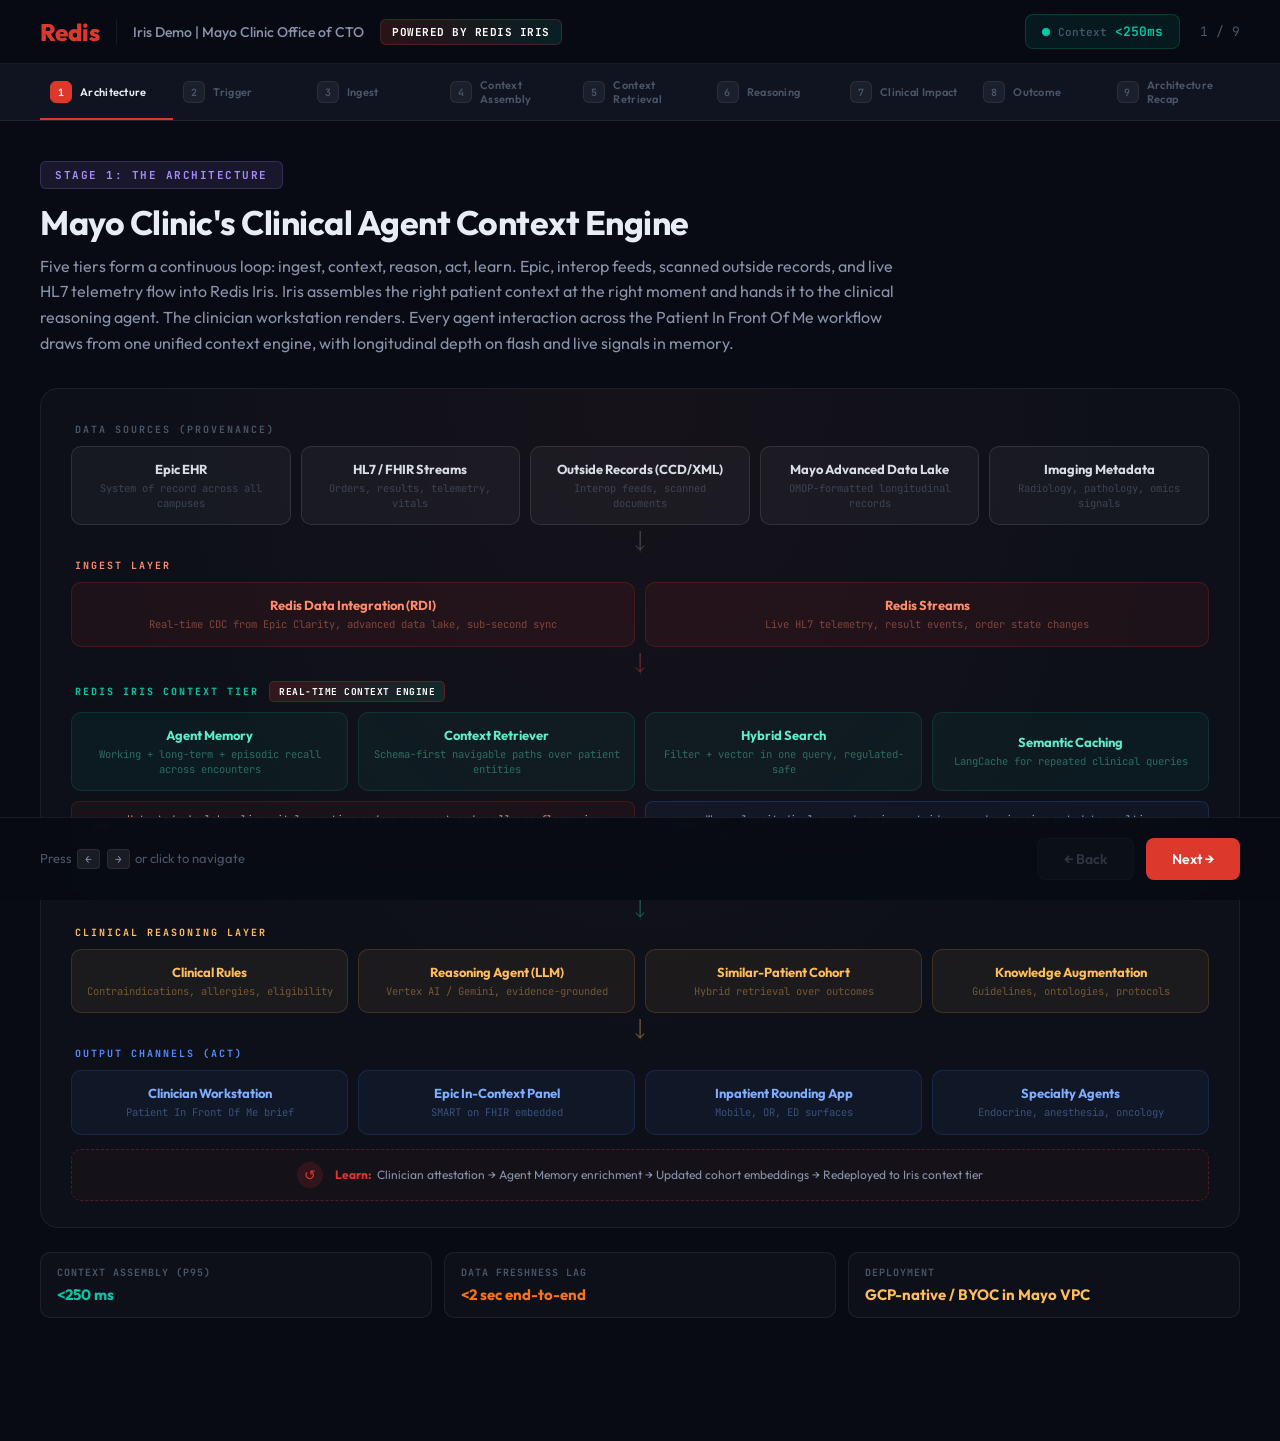
<file: mayo-clinic/index.html>
<!DOCTYPE html>
<html lang="en">
<head>
<meta charset="UTF-8">
<meta name="viewport" content="width=device-width, initial-scale=1.0">
<title>Redis Iris Demo | Mayo Clinic Office of CTO</title>
<link rel="preconnect" href="https://fonts.googleapis.com">
<link href="https://fonts.googleapis.com/css2?family=JetBrains+Mono:wght@400;500;600;700&family=Outfit:wght@300;400;500;600;700;800&display=swap" rel="stylesheet">
<style>
:root {
  --red:#DC382C;--teal:#00C9A7;--blue:#4F8CFF;--amber:#FFBC57;--purple:#A78BFA;
  --bg:#080B14;--bg2:#0F1420;--bg3:#161C2A;--border:rgba(255,255,255,.07);
  --text:#E8ECF4;--text2:#8892A8;--text3:#4A5568;
  --mono:'JetBrains Mono',monospace;--sans:'Outfit',sans-serif;
  --orange:#F97316;
  --mayo-blue:#0067B1;--mayo-light:#5BA9DE;--clinical:#7AC4A8;
}
*{margin:0;padding:0;box-sizing:border-box}
body{font-family:var(--sans);background:var(--bg);color:var(--text);overflow-x:hidden;min-height:100vh}
.topbar{display:flex;align-items:center;justify-content:space-between;padding:14px 40px;border-bottom:1px solid var(--border);background:rgba(8,11,20,.95);backdrop-filter:blur(20px);position:sticky;top:0;z-index:50}
.topbar-left{display:flex;align-items:center;gap:16px}
.redis-logo{font-size:24px;font-weight:800;color:var(--red)}
.topbar-divider{width:1px;height:24px;background:var(--border)}
.topbar-title{font-size:14px;color:var(--text2);font-weight:500}
.topbar-right{display:flex;align-items:center;gap:20px}
.latency-display{display:flex;align-items:center;gap:8px;padding:8px 16px;border-radius:8px;background:rgba(0,201,167,.08);border:1px solid rgba(0,201,167,.2);font-family:var(--mono);font-size:13px;font-weight:600}
.latency-dot{width:8px;height:8px;border-radius:50%;background:var(--teal);animation:blink 1.5s infinite}
@keyframes blink{0%,100%{opacity:1}50%{opacity:.3}}
.latency-value{color:var(--teal)}
.latency-label{color:var(--text3);font-size:11px}
.stage-counter{font-size:13px;color:var(--text3);font-family:var(--mono)}
.iris-badge{display:inline-flex;align-items:center;gap:6px;padding:5px 11px;border-radius:6px;background:linear-gradient(135deg,rgba(220,56,44,.18),rgba(0,201,167,.12));border:1px solid rgba(220,56,44,.25);font-family:var(--mono);font-size:11px;font-weight:700;color:#fff;letter-spacing:.5px}
.progress-track{display:flex;gap:0;padding:0 40px;background:var(--bg2);border-bottom:1px solid var(--border);overflow-x:auto}
.progress-step{flex:1;min-width:110px;padding:14px 10px;display:flex;align-items:center;gap:8px;font-size:11px;font-weight:600;color:var(--text3);letter-spacing:.3px;position:relative;transition:all .4s;cursor:pointer}
.progress-step::after{content:'';position:absolute;bottom:0;left:0;right:0;height:2px;background:var(--red);transform:scaleX(0);transition:transform .5s cubic-bezier(.4,0,.2,1)}
.progress-step.active{color:var(--text)}.progress-step.active::after{transform:scaleX(1)}
.progress-step.done{color:var(--teal)}.progress-step.done::after{transform:scaleX(1);background:var(--teal)}
.step-num{width:22px;height:22px;border-radius:6px;display:flex;align-items:center;justify-content:center;font-size:10px;font-weight:700;background:rgba(255,255,255,.05);border:1px solid var(--border);transition:all .4s;font-family:var(--mono);flex-shrink:0}
.progress-step.active .step-num{background:var(--red);border-color:var(--red);color:#fff}
.progress-step.done .step-num{background:var(--teal);border-color:var(--teal);color:#fff}
.stage-viewport{min-height:calc(100vh - 120px);display:flex;flex-direction:column;padding:40px}
.stage-content{display:none;flex:1;animation:fadeUp .6s cubic-bezier(.4,0,.2,1) forwards}
.stage-content.active{display:flex;flex-direction:column}
@keyframes fadeUp{from{opacity:0;transform:translateY(20px)}to{opacity:1;transform:translateY(0)}}
.stage-header{margin-bottom:32px}
.stage-badge{display:inline-flex;align-items:center;gap:8px;padding:6px 14px;border-radius:6px;font-size:11px;font-weight:700;letter-spacing:1.5px;text-transform:uppercase;margin-bottom:14px;font-family:var(--mono)}
.badge-arch{background:rgba(167,139,250,.1);color:var(--purple);border:1px solid rgba(167,139,250,.2)}
.badge-trigger{background:rgba(249,115,22,.1);color:var(--orange);border:1px solid rgba(249,115,22,.2)}
.badge-ingest{background:rgba(220,56,44,.1);color:var(--red);border:1px solid rgba(220,56,44,.2)}
.badge-context{background:rgba(0,201,167,.1);color:var(--teal);border:1px solid rgba(0,201,167,.2)}
.badge-features{background:rgba(79,140,255,.1);color:var(--blue);border:1px solid rgba(79,140,255,.2)}
.badge-ranking{background:rgba(79,140,255,.1);color:var(--blue);border:1px solid rgba(79,140,255,.2)}
.badge-revenue{background:rgba(255,188,87,.1);color:var(--amber);border:1px solid rgba(255,188,87,.2)}
.badge-outcome{background:rgba(167,139,250,.1);color:var(--purple);border:1px solid rgba(167,139,250,.2)}
.stage-title{font-size:34px;font-weight:700;line-height:1.2;letter-spacing:-.5px;margin-bottom:10px}
.stage-subtitle{font-size:16px;color:var(--text2);line-height:1.6;max-width:880px}
.component-tag{display:inline-flex;align-items:center;gap:6px;padding:4px 12px;border-radius:5px;font-size:12px;font-weight:600;font-family:var(--mono);background:rgba(220,56,44,.1);color:var(--red);border:1px solid rgba(220,56,44,.15);margin-right:8px;margin-top:12px}
.component-tag.iris{background:linear-gradient(135deg,rgba(220,56,44,.12),rgba(0,201,167,.1));color:#fff;border-color:rgba(220,56,44,.25)}
.viz-area{flex:1;display:flex;gap:24px;align-items:stretch}
.viz-panel{flex:1;border-radius:14px;background:var(--bg2);border:1px solid var(--border);padding:26px;position:relative;overflow:hidden}
.viz-panel::before{content:'';position:absolute;top:0;left:0;right:0;bottom:0;background:radial-gradient(ellipse at 50% 0%,rgba(220,56,44,.03) 0%,transparent 70%);pointer-events:none}
.viz-panel-title{font-size:12px;font-weight:700;letter-spacing:1.5px;text-transform:uppercase;color:var(--text3);margin-bottom:18px;font-family:var(--mono)}
.data-rows{display:flex;flex-direction:column;gap:9px}
.data-row{display:flex;align-items:center;justify-content:space-between;padding:11px 15px;border-radius:8px;background:rgba(255,255,255,.025);border:1px solid var(--border);animation:slideIn .5s cubic-bezier(.4,0,.2,1) forwards;opacity:0;gap:12px}
.data-row:nth-child(1){animation-delay:.1s}.data-row:nth-child(2){animation-delay:.18s}.data-row:nth-child(3){animation-delay:.26s}.data-row:nth-child(4){animation-delay:.34s}.data-row:nth-child(5){animation-delay:.42s}.data-row:nth-child(6){animation-delay:.5s}.data-row:nth-child(7){animation-delay:.58s}.data-row:nth-child(8){animation-delay:.66s}
@keyframes slideIn{from{opacity:0;transform:translateX(-12px)}to{opacity:1;transform:translateX(0)}}
.data-label{font-size:13px;color:var(--text2);font-weight:500}
.data-value{font-size:12px;font-weight:600;color:var(--text);font-family:var(--mono);text-align:right}
.data-value.red{color:var(--red)}.data-value.teal{color:var(--teal)}.data-value.amber{color:var(--amber)}.data-value.blue{color:var(--blue)}.data-value.orange{color:var(--orange)}.data-value.purple{color:var(--purple)}
.flow-container{display:flex;flex-direction:column;gap:12px}
.flow-item{display:flex;align-items:center;gap:14px;padding:13px 16px;border-radius:10px;background:rgba(255,255,255,.025);border:1px solid var(--border);opacity:0;animation:flowIn .6s forwards}
.flow-item:nth-child(1){animation-delay:.1s}.flow-item:nth-child(2){animation-delay:.2s}.flow-item:nth-child(3){animation-delay:.3s}.flow-item:nth-child(4){animation-delay:.4s}.flow-item:nth-child(5){animation-delay:.5s}.flow-item:nth-child(6){animation-delay:.6s}
@keyframes flowIn{from{opacity:0;transform:translateY(10px)}to{opacity:1;transform:translateY(0)}}
.flow-icon{width:44px;height:44px;border-radius:8px;display:flex;align-items:center;justify-content:center;font-size:11px;font-weight:800;flex-shrink:0;font-family:var(--mono);letter-spacing:-.5px}
.flow-source{font-size:13px;font-weight:700}.flow-detail{font-size:11px;color:var(--text3);margin-top:2px;line-height:1.4}
.flow-arrow{color:var(--red);font-size:16px;margin-left:auto;animation:pulseArrow 1.5s infinite}
@keyframes pulseArrow{0%,100%{opacity:1;transform:translateX(0)}50%{opacity:.5;transform:translateX(4px)}}
.viewer-card{display:flex;align-items:center;gap:18px;padding:18px 22px;border-radius:12px;background:rgba(255,255,255,.03);border:1px solid var(--border);margin-bottom:20px;animation:fadeUp .6s forwards}
.viewer-avatar{width:52px;height:52px;border-radius:12px;background:linear-gradient(135deg,var(--mayo-blue),var(--mayo-light));display:flex;align-items:center;justify-content:center;font-size:20px;font-weight:700;color:#fff;flex-shrink:0}
.viewer-name{font-size:17px;font-weight:700}.viewer-detail{font-size:12px;color:var(--text2);margin-top:2px}
.viewer-badge{margin-left:auto;padding:5px 12px;border-radius:5px;font-size:11px;font-weight:700;font-family:var(--mono);background:rgba(0,103,177,.15);color:var(--mayo-light);border:1px solid rgba(0,103,177,.3)}
/* Content cards for ranking */
.content-grid{display:grid;grid-template-columns:repeat(3,1fr);gap:14px}
.content-card{border-radius:12px;padding:18px;background:rgba(255,255,255,.025);border:1px solid var(--border);opacity:0;animation:offerPop .5s forwards;transition:all .3s}
.content-card:nth-child(1){animation-delay:.15s}.content-card:nth-child(2){animation-delay:.3s}.content-card:nth-child(3){animation-delay:.45s}
@keyframes offerPop{from{opacity:0;transform:scale(.96)}to{opacity:1;transform:scale(1)}}
.content-card.winner{border-color:var(--teal);background:rgba(0,201,167,.05);box-shadow:0 0 24px rgba(0,201,167,.08)}
.content-rank{font-family:var(--mono);font-size:10px;font-weight:700;color:var(--text3);margin-bottom:8px;letter-spacing:1px;text-transform:uppercase}
.content-card.winner .content-rank{color:var(--teal)}
.content-title{font-size:15px;font-weight:700;margin-bottom:4px;line-height:1.3}
.content-meta{font-size:11px;color:var(--text3);margin-bottom:12px}
.score-bar{height:5px;border-radius:3px;background:rgba(255,255,255,.06);overflow:hidden;margin-top:8px}
.score-fill{height:100%;border-radius:3px;animation:scoreFill 1s cubic-bezier(.4,0,.2,1) forwards;animation-delay:.7s;width:0}
@keyframes scoreFill{to{width:var(--score)}}
.score-label{display:flex;justify-content:space-between;margin-top:6px;font-size:10px;font-family:var(--mono);color:var(--text3)}
/* Impact stage */
.rev-compare{display:grid;grid-template-columns:1fr auto 1fr;gap:20px;align-items:center;margin-top:16px}
.rev-card{padding:22px;border-radius:12px;text-align:center}
.rev-card.before{background:rgba(255,255,255,.03);border:1px solid var(--border)}
.rev-card.after{background:rgba(0,201,167,.05);border:1px solid rgba(0,201,167,.2)}
.rev-value{font-family:var(--mono);font-size:36px;font-weight:700;line-height:1;margin-bottom:6px}
.rev-label{font-size:12px;color:var(--text3)}
.rev-arrow{font-size:28px;color:var(--teal);animation:pulseArrow 1.5s infinite}
/* Architecture */
.arch-wrap{flex:1;display:flex;flex-direction:column;gap:18px}
.arch-frame{flex:1;background:rgba(255,255,255,.025);border:1px solid rgba(255,255,255,.06);border-radius:18px;padding:34px 30px 26px;position:relative;overflow:hidden}
.arch-frame::before{content:'';position:absolute;inset:0;background:radial-gradient(ellipse at 50% 0%,rgba(220,56,44,.04),transparent 65%);pointer-events:none}
.arch-tier{position:relative;z-index:2}
.arch-tier-label{font-family:var(--mono);font-size:10px;font-weight:700;letter-spacing:2px;text-transform:uppercase;margin-bottom:10px;padding-left:4px;display:flex;align-items:center;gap:10px}
.arch-tier-row{display:flex;gap:10px;align-items:stretch;flex-wrap:wrap}
.arch-node{flex:1;border-radius:10px;padding:14px 14px;text-align:center;border:1px solid;min-height:64px;display:flex;flex-direction:column;justify-content:center;min-width:120px;transition:all .25s}
.arch-node:hover{transform:translateY(-2px)}
.arch-node h4{font-size:13px;font-weight:700;margin-bottom:3px;line-height:1.3}
.arch-node p{font-size:10.5px;line-height:1.4;opacity:.7;font-family:var(--mono)}
.tier-source .arch-tier-label{color:var(--text3)}
.tier-source .arch-node{background:rgba(255,255,255,.04);border-color:rgba(255,255,255,.1)}
.tier-source .arch-node:hover{border-color:rgba(255,255,255,.25)}
.tier-source .arch-node h4{color:#D8DCE4}
.tier-source .arch-node p{color:var(--text3)}
.tier-ingest .arch-tier-label{color:#FF8B6A}
.tier-ingest .arch-node{background:rgba(220,56,44,.08);border-color:rgba(220,56,44,.2)}
.tier-ingest .arch-node:hover{border-color:rgba(220,56,44,.5);background:rgba(220,56,44,.12)}
.tier-ingest .arch-node h4{color:#FF8B6A}
.tier-ingest .arch-node p{color:rgba(255,139,106,.6)}
.tier-context .arch-tier-label{color:var(--teal)}
.tier-context .arch-node{background:rgba(0,201,167,.06);border-color:rgba(0,201,167,.15)}
.tier-context .arch-node:hover{border-color:rgba(0,201,167,.4);background:rgba(0,201,167,.1)}
.tier-context .arch-node h4{color:#5EECC8}
.tier-context .arch-node p{color:rgba(94,236,200,.55)}
.tier-context-storage{display:flex;gap:10px;margin-top:10px}
.storage-band{flex:1;padding:10px 14px;border-radius:8px;border:1px solid;font-size:11px;display:flex;align-items:center;gap:10px}
.storage-band.ram{background:rgba(220,56,44,.06);border-color:rgba(220,56,44,.18);color:#FFB099}
.storage-band.flex{background:rgba(79,140,255,.05);border-color:rgba(79,140,255,.18);color:#9BC2FF}
.storage-band-tag{font-family:var(--mono);font-size:9px;font-weight:800;padding:3px 7px;border-radius:4px;letter-spacing:.5px}
.ram .storage-band-tag{background:rgba(220,56,44,.18);color:#FF8B6A}
.flex .storage-band-tag{background:rgba(79,140,255,.18);color:var(--blue)}
.storage-band-text{font-family:var(--mono);font-size:10.5px;opacity:.85;line-height:1.4}
.tier-decide .arch-tier-label{color:var(--amber)}
.tier-decide .arch-node{background:rgba(255,188,87,.06);border-color:rgba(255,188,87,.15)}
.tier-decide .arch-node:hover{border-color:rgba(255,188,87,.4);background:rgba(255,188,87,.1)}
.tier-decide .arch-node h4{color:var(--amber)}
.tier-decide .arch-node p{color:rgba(255,188,87,.55)}
.tier-act .arch-tier-label{color:var(--blue)}
.tier-act .arch-node{background:rgba(79,140,255,.06);border-color:rgba(79,140,255,.15)}
.tier-act .arch-node:hover{border-color:rgba(79,140,255,.4);background:rgba(79,140,255,.1)}
.tier-act .arch-node h4{color:#7FADFF}
.tier-act .arch-node p{color:rgba(127,173,255,.55)}
.arch-flow-arrow{display:flex;align-items:center;justify-content:center;height:22px;position:relative;margin:6px 0}
.arch-flow-arrow::before{content:'';width:1px;height:100%;background:linear-gradient(to bottom,rgba(255,255,255,.1),rgba(255,255,255,.05))}
.arch-flow-arrow svg{position:absolute;top:50%;left:50%;transform:translate(-50%,-50%)}
.arch-data-strip{display:flex;gap:0;margin-top:6px;border-radius:8px;overflow:hidden;border:1px solid rgba(0,201,167,.12)}
.arch-data-chip{flex:1;padding:9px 8px;text-align:center;font-size:10px;font-weight:600;color:rgba(94,236,200,.65);background:rgba(0,201,167,.04);border-right:1px solid rgba(0,201,167,.1);font-family:var(--mono);letter-spacing:.3px;text-transform:uppercase}
.arch-data-chip:last-child{border-right:none}
.arch-feedback{margin-top:14px;padding:12px 18px;border-radius:10px;border:1px dashed rgba(220,56,44,.3);background:rgba(220,56,44,.04);display:flex;align-items:center;justify-content:center;gap:12px;font-size:12px;color:var(--text2)}
.arch-feedback-icon{width:26px;height:26px;border-radius:50%;background:rgba(220,56,44,.15);display:flex;align-items:center;justify-content:center;font-size:14px;color:var(--red);flex-shrink:0}
.arch-callouts{display:grid;grid-template-columns:repeat(3,1fr);gap:12px;margin-top:6px}
.arch-callout{padding:13px 16px;border-radius:10px;background:rgba(255,255,255,.025);border:1px solid var(--border)}
.arch-callout-label{font-family:var(--mono);font-size:10px;font-weight:700;letter-spacing:1px;text-transform:uppercase;color:var(--text3);margin-bottom:6px}
.arch-callout-value{font-size:15px;font-weight:700;color:var(--text)}
.arch-callout-value.teal{color:var(--teal)}
.arch-callout-value.orange{color:var(--orange)}
.arch-callout-value.amber{color:var(--amber)}
.iris-pill{display:inline-flex;align-items:center;gap:5px;padding:3px 9px;border-radius:5px;font-family:var(--mono);font-size:9.5px;font-weight:700;background:linear-gradient(135deg,rgba(220,56,44,.18),rgba(0,201,167,.14));border:1px solid rgba(220,56,44,.25);color:#fff;letter-spacing:.5px}
/* Feature serving */
.feat-grid{display:grid;grid-template-columns:repeat(2,1fr);gap:14px}
.feat-card{padding:16px 18px;border-radius:10px;background:rgba(255,255,255,.025);border:1px solid var(--border);opacity:0;animation:offerPop .5s forwards}
.feat-card:nth-child(1){animation-delay:.1s}.feat-card:nth-child(2){animation-delay:.2s}.feat-card:nth-child(3){animation-delay:.3s}.feat-card:nth-child(4){animation-delay:.4s}.feat-card:nth-child(5){animation-delay:.5s}.feat-card:nth-child(6){animation-delay:.6s}
.feat-name{font-family:var(--mono);font-size:11px;font-weight:700;color:var(--blue);margin-bottom:4px;letter-spacing:.5px}
.feat-desc{font-size:11px;color:var(--text3);margin-bottom:8px;line-height:1.45}
.feat-value-row{display:flex;align-items:center;justify-content:space-between;padding-top:8px;border-top:1px solid var(--border)}
.feat-value{font-family:var(--mono);font-size:12px;font-weight:700;color:var(--text)}
.feat-latency{font-family:var(--mono);font-size:10px;color:var(--teal)}
/* Clinical brief mockup */
.brief-screen{background:#0E1118;border-radius:14px;border:1px solid rgba(255,255,255,.06);overflow:hidden;position:relative;box-shadow:0 20px 60px rgba(0,0,0,.4)}
.brief-statusbar{display:flex;justify-content:space-between;align-items:center;padding:10px 18px;font-size:11px;color:var(--text2);font-family:var(--mono);font-weight:600;background:rgba(255,255,255,.02);border-bottom:1px solid var(--border)}
.brief-header{padding:14px 20px;display:flex;justify-content:space-between;align-items:center;border-bottom:1px solid rgba(255,255,255,.04);background:linear-gradient(180deg,rgba(0,103,177,.06),transparent)}
.brief-app{font-size:13px;font-weight:800;color:#fff;letter-spacing:.5px;font-family:var(--mono)}
.generic-head .brief-app{color:var(--text3)}
.brief-patient{font-size:11px;font-weight:600;color:var(--text2)}
.brief-body{padding:18px 20px;font-size:12px;line-height:1.55;color:var(--text2)}
.brief-body.generic{color:var(--text3);font-family:var(--mono);font-size:10.5px;line-height:1.65;max-height:340px;overflow:hidden;position:relative}
.brief-body.generic::after{content:'';position:absolute;bottom:0;left:0;right:0;height:80px;background:linear-gradient(180deg,transparent,#0E1118)}
.brief-section{margin-bottom:14px}
.brief-section-title{font-family:var(--mono);font-size:9.5px;font-weight:800;letter-spacing:1.2px;text-transform:uppercase;color:var(--mayo-light);margin-bottom:6px}
.brief-section.alert .brief-section-title{color:var(--amber)}
.brief-section.recommend .brief-section-title{color:var(--teal)}
.brief-line{padding:6px 10px;border-radius:6px;background:rgba(255,255,255,.025);border:1px solid var(--border);margin-bottom:5px;display:flex;align-items:flex-start;gap:8px;font-size:11.5px;color:var(--text)}
.brief-line .dot{width:5px;height:5px;border-radius:50%;background:var(--mayo-light);margin-top:7px;flex-shrink:0}
.brief-section.alert .brief-line{background:rgba(255,188,87,.06);border-color:rgba(255,188,87,.18)}
.brief-section.alert .brief-line .dot{background:var(--amber)}
.brief-section.recommend .brief-line{background:rgba(0,201,167,.06);border-color:rgba(0,201,167,.18)}
.brief-section.recommend .brief-line .dot{background:var(--teal)}
.brief-provenance{font-family:var(--mono);font-size:9px;color:var(--text3);margin-left:auto;flex-shrink:0;letter-spacing:.3px}
.outcome-split{display:grid;grid-template-columns:1fr 1fr;gap:24px}
.outcome-col{display:flex;flex-direction:column;gap:14px}
.outcome-header{padding:10px 16px;border-radius:8px;font-size:12px;font-weight:700;letter-spacing:1px;text-transform:uppercase;font-family:var(--mono);text-align:center}
.outcome-header.generic{background:rgba(255,255,255,.04);color:var(--text3);border:1px solid var(--border)}
.outcome-header.personalized{background:rgba(0,201,167,.08);color:var(--teal);border:1px solid rgba(0,201,167,.2)}
.outcome-metrics{display:flex;gap:16px;padding:16px;border-radius:10px}
.outcome-metrics.generic-m{background:rgba(255,255,255,.03);border:1px solid var(--border)}
.outcome-metrics.personalized-m{background:rgba(0,201,167,.05);border:1px solid rgba(0,201,167,.15)}
.outcome-metric{flex:1;text-align:center}
.outcome-metric-value{font-family:var(--mono);font-size:22px;font-weight:700;line-height:1}
.generic-m .outcome-metric-value{color:var(--text3)}
.personalized-m .outcome-metric-value{color:var(--teal)}
.outcome-metric-label{font-size:10px;color:var(--text3);margin-top:4px}
/* Iris pillars */
.pillar-grid{display:grid;grid-template-columns:repeat(4,1fr);gap:12px;margin-top:14px}
.pillar-card{padding:14px 16px;border-radius:10px;background:rgba(255,255,255,.025);border:1px solid var(--border)}
.pillar-num{font-family:var(--mono);font-size:9px;font-weight:700;color:var(--red);letter-spacing:1px;margin-bottom:6px}
.pillar-name{font-size:13px;font-weight:700;color:var(--text);margin-bottom:4px;line-height:1.3}
.pillar-desc{font-size:11px;color:var(--text3);line-height:1.5}
/* Nav */
.nav-bar{display:flex;justify-content:space-between;align-items:center;padding:20px 40px;border-top:1px solid var(--border);background:rgba(8,11,20,.95);backdrop-filter:blur(20px);position:sticky;bottom:0;z-index:50}
.nav-hint{font-size:13px;color:var(--text3)}
.nav-hint kbd{display:inline-block;padding:2px 7px;border-radius:4px;background:rgba(255,255,255,.07);border:1px solid var(--border);font-family:var(--mono);font-size:11px;color:var(--text2);margin:0 2px}
.nav-buttons{display:flex;gap:12px}
.nav-btn{padding:11px 26px;border-radius:8px;font-size:14px;font-weight:600;cursor:pointer;transition:all .2s;border:none;font-family:var(--sans)}
.nav-btn.back{background:rgba(255,255,255,.06);color:var(--text2);border:1px solid var(--border)}
.nav-btn.back:hover{background:rgba(255,255,255,.1);color:var(--text)}
.nav-btn.next{background:var(--red);color:#fff}
.nav-btn.next:hover{background:#c0302a;transform:translateY(-1px)}
.nav-btn:disabled{opacity:.3;cursor:not-allowed;transform:none}
.nav-btn.restart{background:var(--teal);color:#fff}
.nav-btn.restart:hover{background:#00a88b}
@media(max-width:900px){.topbar,.progress-track,.stage-viewport,.nav-bar{padding-left:16px;padding-right:16px}.stage-title{font-size:26px}.viz-area{flex-direction:column}.outcome-split{grid-template-columns:1fr}.content-grid{grid-template-columns:1fr}.feat-grid{grid-template-columns:1fr}.arch-callouts{grid-template-columns:1fr}.pillar-grid{grid-template-columns:1fr 1fr}.progress-step span{display:none}}
</style>
</head>
<body>
<div class="topbar"><div class="topbar-left"><div class="redis-logo">Redis</div><div class="topbar-divider"></div><div class="topbar-title">Iris Demo | Mayo Clinic Office of CTO</div><div class="iris-badge">POWERED BY REDIS IRIS</div></div><div class="topbar-right"><div class="latency-display"><div class="latency-dot"></div><span class="latency-label">Context</span><span class="latency-value" id="globalLatency">--</span></div><div class="stage-counter" id="stageCounter">1 / 9</div></div></div>
<div class="progress-track" id="progressTrack">
<div class="progress-step active" data-step="0"><div class="step-num">1</div><span>Architecture</span></div>
<div class="progress-step" data-step="1"><div class="step-num">2</div><span>Trigger</span></div>
<div class="progress-step" data-step="2"><div class="step-num">3</div><span>Ingest</span></div>
<div class="progress-step" data-step="3"><div class="step-num">4</div><span>Context Assembly</span></div>
<div class="progress-step" data-step="4"><div class="step-num">5</div><span>Context Retrieval</span></div>
<div class="progress-step" data-step="5"><div class="step-num">6</div><span>Reasoning</span></div>
<div class="progress-step" data-step="6"><div class="step-num">7</div><span>Clinical Impact</span></div>
<div class="progress-step" data-step="7"><div class="step-num">8</div><span>Outcome</span></div>
<div class="progress-step" data-step="8"><div class="step-num">9</div><span>Architecture Recap</span></div>
</div>

<div class="stage-viewport">

<!-- ══ STAGE 1: ARCHITECTURE OVERVIEW ══ -->
<div class="stage-content active" id="stage0">
<div class="stage-header"><div class="stage-badge badge-arch">Stage 1: The Architecture</div><div class="stage-title">Mayo Clinic's Clinical Agent Context Engine</div><div class="stage-subtitle">Five tiers form a continuous loop: ingest, context, reason, act, learn. Epic, interop feeds, scanned outside records, and live HL7 telemetry flow into Redis Iris. Iris assembles the right patient context at the right moment and hands it to the clinical reasoning agent. The clinician workstation renders. Every agent interaction across the Patient In Front Of Me workflow draws from one unified context engine, with longitudinal depth on flash and live signals in memory.</div></div>
<div class="arch-wrap">
<div class="arch-frame">

<div class="arch-tier tier-source"><div class="arch-tier-label">Data Sources (Provenance)</div>
<div class="arch-tier-row">
<div class="arch-node"><h4>Epic EHR</h4><p>System of record across all campuses</p></div>
<div class="arch-node"><h4>HL7 / FHIR Streams</h4><p>Orders, results, telemetry, vitals</p></div>
<div class="arch-node"><h4>Outside Records (CCD/XML)</h4><p>Interop feeds, scanned documents</p></div>
<div class="arch-node"><h4>Mayo Advanced Data Lake</h4><p>OMOP-formatted longitudinal records</p></div>
<div class="arch-node"><h4>Imaging Metadata</h4><p>Radiology, pathology, omics signals</p></div>
</div></div>

<div class="arch-flow-arrow"><svg width="16" height="22" viewBox="0 0 16 28"><path d="M8 0V24M3 19L8 24L13 19" stroke="rgba(255,255,255,.18)" stroke-width="1.5" fill="none" stroke-linecap="round"/></svg></div>

<div class="arch-tier tier-ingest"><div class="arch-tier-label">Ingest Layer</div>
<div class="arch-tier-row">
<div class="arch-node"><h4>Redis Data Integration (RDI)</h4><p>Real-time CDC from Epic Clarity, advanced data lake, sub-second sync</p></div>
<div class="arch-node"><h4>Redis Streams</h4><p>Live HL7 telemetry, result events, order state changes</p></div>
</div></div>

<div class="arch-flow-arrow"><svg width="16" height="22" viewBox="0 0 16 28"><path d="M8 0V24M3 19L8 24L13 19" stroke="rgba(220,56,44,.4)" stroke-width="1.5" fill="none" stroke-linecap="round"/></svg></div>

<div class="arch-tier tier-context"><div class="arch-tier-label">Redis Iris Context Tier <span class="iris-pill">REAL-TIME CONTEXT ENGINE</span></div>
<div class="arch-tier-row">
<div class="arch-node"><h4>Agent Memory</h4><p>Working + long-term + episodic recall across encounters</p></div>
<div class="arch-node"><h4>Context Retriever</h4><p>Schema-first navigable paths over patient entities</p></div>
<div class="arch-node"><h4>Hybrid Search</h4><p>Filter + vector in one query, regulated-safe</p></div>
<div class="arch-node"><h4>Semantic Caching</h4><p>LangCache for repeated clinical queries</p></div>
</div>
<div class="tier-context-storage">
<div class="storage-band ram"><span class="storage-band-tag">RAM</span><span class="storage-band-text">Hot: today's labs, live vitals, active orders, current meds, allergy flags, in-encounter state</span></div>
<div class="storage-band flex"><span class="storage-band-tag">FLEX</span><span class="storage-band-text">Warm: longitudinal record, prior outside records, imaging metadata, multi-year trajectories</span></div>
</div>
<div class="arch-data-strip">
<div class="arch-data-chip">Patient Entity Graph</div>
<div class="arch-data-chip">TimeSeries</div>
<div class="arch-data-chip">Embeddings</div>
<div class="arch-data-chip">Encounter State</div>
<div class="arch-data-chip">Provenance Tags</div>
</div></div>

<div class="arch-flow-arrow"><svg width="16" height="22" viewBox="0 0 16 28"><path d="M8 0V24M3 19L8 24L13 19" stroke="rgba(0,201,167,.4)" stroke-width="1.5" fill="none" stroke-linecap="round"/></svg></div>

<div class="arch-tier tier-decide"><div class="arch-tier-label">Clinical Reasoning Layer</div>
<div class="arch-tier-row">
<div class="arch-node"><h4>Clinical Rules</h4><p>Contraindications, allergies, eligibility</p></div>
<div class="arch-node"><h4>Reasoning Agent (LLM)</h4><p>Vertex AI / Gemini, evidence-grounded</p></div>
<div class="arch-node"><h4>Similar-Patient Cohort</h4><p>Hybrid retrieval over outcomes</p></div>
<div class="arch-node"><h4>Knowledge Augmentation</h4><p>Guidelines, ontologies, protocols</p></div>
</div></div>

<div class="arch-flow-arrow"><svg width="16" height="22" viewBox="0 0 16 28"><path d="M8 0V24M3 19L8 24L13 19" stroke="rgba(255,188,87,.4)" stroke-width="1.5" fill="none" stroke-linecap="round"/></svg></div>

<div class="arch-tier tier-act"><div class="arch-tier-label">Output Channels (Act)</div>
<div class="arch-tier-row">
<div class="arch-node"><h4>Clinician Workstation</h4><p>Patient In Front Of Me brief</p></div>
<div class="arch-node"><h4>Epic In-Context Panel</h4><p>SMART on FHIR embedded</p></div>
<div class="arch-node"><h4>Inpatient Rounding App</h4><p>Mobile, OR, ED surfaces</p></div>
<div class="arch-node"><h4>Specialty Agents</h4><p>Endocrine, anesthesia, oncology</p></div>
</div></div>

<div class="arch-feedback"><div class="arch-feedback-icon">&#x21BA;</div><span><strong style="color:var(--red)">Learn:</strong>&nbsp; Clinician attestation &rarr; Agent Memory enrichment &rarr; Updated cohort embeddings &rarr; Redeployed to Iris context tier</span></div>

</div>
<div class="arch-callouts">
<div class="arch-callout"><div class="arch-callout-label">Context Assembly (P95)</div><div class="arch-callout-value teal">&lt;250 ms</div></div>
<div class="arch-callout"><div class="arch-callout-label">Data Freshness Lag</div><div class="arch-callout-value orange">&lt;2 sec end-to-end</div></div>
<div class="arch-callout"><div class="arch-callout-label">Deployment</div><div class="arch-callout-value amber">GCP-native / BYOC in Mayo VPC</div></div>
</div>
</div>
</div>

<!-- ══ STAGE 2: TRIGGER / ENCOUNTER START ══ -->
<div class="stage-content" id="stage1">
<div class="stage-header"><div class="stage-badge badge-trigger">Stage 2: Encounter Trigger</div><div class="stage-title">Dr. Elena Vasquez prepares for her first patient</div><div class="stage-subtitle">7:42 AM Tuesday, Mayo Rochester. Dr. Vasquez opens the Patient In Front Of Me workspace ahead of her 9:00 AM endocrine panel. First slot: a 58-year-old returning patient with a 12-year Type 2 diabetes history, new labs back overnight that suggest progressing renal involvement. The clinical agent is asked to prepare. Iris assembles context before the workstation finishes loading.</div></div>
<div class="viz-area">
<div class="viz-panel" style="flex:2"><div class="viz-panel-title">Encounter Context</div>
<div class="viewer-card"><div class="viewer-avatar">EV</div><div><div class="viewer-name">Dr. Elena Vasquez, MD</div><div class="viewer-detail">Endocrinology &middot; Mayo Clinic Rochester &middot; 9:00 AM panel of 14 patients</div></div><div class="viewer-badge">CLINICIAN</div></div>
<div class="data-rows">
<div class="data-row"><span class="data-label">Event</span><span class="data-value">encounter_prep_requested</span></div>
<div class="data-row"><span class="data-label">Workflow</span><span class="data-value orange">Patient In Front Of Me (outpatient follow-up)</span></div>
<div class="data-row"><span class="data-label">Patient MRN (de-identified)</span><span class="data-value">MAYO-RST-8847291</span></div>
<div class="data-row"><span class="data-label">Patient profile</span><span class="data-value">58F, Type 2 DM x 12 years, hypertension, prior nephrology consult 2022</span></div>
<div class="data-row"><span class="data-label">New since last visit</span><span class="data-value teal">Overnight labs back 18 min ago: eGFR 47, microalbumin elevated</span></div>
<div class="data-row"><span class="data-label">Outside records on file</span><span class="data-value">3 CCD imports from referring system, last received 14 days ago</span></div>
<div class="data-row"><span class="data-label">Care setting</span><span class="data-value amber">Outpatient (changes freshness profile)</span></div>
<div class="data-row"><span class="data-label">Prep time available</span><span class="data-value red">Under 2 minutes before next patient</span></div>
</div></div>
<div class="viz-panel"><div class="viz-panel-title">The Problem In Plain Terms</div>
<div style="display:flex;flex-direction:column;gap:16px;margin-top:4px">
<div style="font-size:13px;color:var(--text2);line-height:1.6">A complex follow-up like this requires synthesizing <strong style="color:var(--orange)">12 years of longitudinal data</strong> across Epic, scanned outside records, interop feeds, and overnight telemetry. The decision-grade question, <em>"how is the diabetes trajectory affecting renal function and what regimen change is indicated,"</em> is buried in thousands of data points.</div>
<div style="font-size:13px;color:var(--text2);line-height:1.6">The <strong style="color:var(--amber)">veracity, depth, and freshness</strong> of each data element varies. BMI is stale the moment it's recorded. Diagnoses persist for decades. Last night's eGFR is fresh and decisive. Each piece needs the right hydration policy or the agent will reason on stale signal.</div>
<div style="padding:14px;border-radius:8px;background:rgba(0,103,177,.06);border:1px solid rgba(0,103,177,.18);font-size:12px;color:var(--text2);line-height:1.6"><strong style="color:var(--mayo-light)">The Iris job:</strong> Assemble the patient's longitudinal entity graph, overlay live signals, and hand the reasoning agent a clean, provenance-tagged context package in under 250 ms.</div>
<div style="padding:14px;border-radius:8px;background:rgba(255,255,255,.03);border:1px solid var(--border);font-size:12px;color:var(--text2);line-height:1.6"><strong style="color:var(--text3)">Without Iris:</strong> Each agent stitches its own context from raw Epic queries, slow OMOP joins, and stale embeddings. Sub-second freshness is not achievable. The 2-minute prep window becomes 12.</div>
</div></div>
</div></div>

<!-- ══ STAGE 3: INGEST ══ -->
<div class="stage-content" id="stage2">
<div class="stage-header"><div class="stage-badge badge-ingest">Stage 3: Ingest</div><div class="stage-title">Source systems flow into Iris</div><div class="stage-subtitle">RDI captures changes from Epic Clarity and the advanced data lake continuously. Redis Streams ingests live HL7 result and order events as they fire. Outside records, scanned CCD imports, and imaging metadata land on the same plane. Iris keeps state fresh end-to-end in under 2 seconds.</div><span class="component-tag">Redis Data Integration (RDI)</span><span class="component-tag">Redis Streams</span></div>
<div class="viz-area">
<div class="viz-panel" style="flex:2"><div class="viz-panel-title">Source Systems &rarr; Iris</div>
<div class="flow-container">
<div class="flow-item"><div class="flow-icon" style="background:rgba(0,103,177,.18);color:#5BA9DE">EPIC</div><div><div class="flow-source">Epic EHR (Clarity) &middot; System of Record</div><div class="flow-detail">Structured patient record | Problem list | Med list | Encounter notes | Active orders | Diagnoses</div></div><div class="flow-arrow">&rarr;</div></div>
<div class="flow-item"><div class="flow-icon" style="background:rgba(0,201,167,.12);color:var(--teal)">HL7</div><div><div class="flow-source">HL7 / FHIR Event Streams</div><div class="flow-detail">Lab results in flight | Vitals from telemetry | Order state changes | ADT events | Allergy updates</div></div><div class="flow-arrow">&rarr;</div></div>
<div class="flow-item"><div class="flow-icon" style="background:rgba(167,139,250,.12);color:var(--purple)">CCD</div><div><div class="flow-source">Outside Records &middot; CCD / XML Interop</div><div class="flow-detail">Referring system records | Network hospital feeds | Document AI on scanned imports | TEFCA exchange</div></div><div class="flow-arrow">&rarr;</div></div>
<div class="flow-item"><div class="flow-icon" style="background:rgba(91,169,222,.15);color:#5BA9DE">LAKE</div><div><div class="flow-source">Mayo Advanced Data Lake &middot; OMOP</div><div class="flow-detail">Interoperable representation | 20+ year longitudinal records | De-identified research overlays | Embeddings</div></div><div class="flow-arrow">&rarr;</div></div>
<div class="flow-item"><div class="flow-icon" style="background:rgba(249,115,22,.12);color:var(--orange)">IMG</div><div><div class="flow-source">Imaging &amp; Pathology Metadata</div><div class="flow-detail">Radiology report finals | Pathology slide metadata | Omics annotations | Report-level embeddings</div></div><div class="flow-arrow">&rarr;</div></div>
</div></div>
<div class="viz-panel"><div class="viz-panel-title">Iris Ingestion Status</div>
<div class="data-rows">
<div class="data-row"><span class="data-label">RDI CDC mode</span><span class="data-value teal">Real-time, exactly-once</span></div>
<div class="data-row"><span class="data-label">Epic Clarity lag</span><span class="data-value teal">1.4 sec P95</span></div>
<div class="data-row"><span class="data-label">HL7 event ingest</span><span class="data-value teal">Under 800 ms result-to-Iris</span></div>
<div class="data-row"><span class="data-label">CCD parse + index</span><span class="data-value amber">3.2 sec for new import</span></div>
<div class="data-row"><span class="data-label">Source systems untouched</span><span class="data-value">Epic remains system of record</span></div>
<div class="data-row"><span class="data-label">PHI handling</span><span class="data-value">HIPAA-aligned, BYOC in Mayo VPC</span></div>
<div class="data-row"><span class="data-label">Throughput (peak)</span><span class="data-value">12.4K events/sec institution-wide</span></div>
<div class="data-row"><span class="data-label">Freshness policy per element</span><span class="data-value blue">Tunable: BMI stale, eGFR fresh</span></div>
</div></div>
</div></div>

<!-- ══ STAGE 4: CONTEXT ASSEMBLY ══ -->
<div class="stage-content" id="stage3">
<div class="stage-header"><div class="stage-badge badge-context">Stage 4: Context Assembly</div><div class="stage-title">Iris assembles the patient entity graph</div><div class="stage-subtitle">Longitudinal profile draws from Flex, the warm tier. Live signals draw from RAM. Agent Memory binds them into a navigable graph of patient, conditions, regimens, events, and outcomes. The agent sees one patient, not five disconnected systems, with provenance preserved on every element.</div><span class="component-tag iris">Iris Agent Memory</span><span class="component-tag iris">Iris Context Retriever</span></div>
<div class="viz-area">
<div class="viz-panel"><div class="viz-panel-title">Longitudinal Profile <span style="float:right;font-family:var(--mono);font-size:9px;color:var(--blue);font-weight:700;letter-spacing:.5px">FLEX TIER</span></div>
<div class="data-rows">
<div class="data-row"><span class="data-label">Type 2 DM dx date</span><span class="data-value">Mar 2013 (age 46)</span></div>
<div class="data-row"><span class="data-label">A1C trajectory (12yr)</span><span class="data-value amber">7.1 &rarr; 8.4 &rarr; 7.9 &rarr; 8.6 today</span></div>
<div class="data-row"><span class="data-label">Regimen history</span><span class="data-value">Metformin &rarr; +Glipizide &rarr; +Insulin glargine (2019)</span></div>
<div class="data-row"><span class="data-label">Adherence inference</span><span class="data-value orange">Fill gaps in 2023 Q3, Q4</span></div>
<div class="data-row"><span class="data-label">Prior nephrology consult</span><span class="data-value">Oct 2022 (eGFR 62, stable then)</span></div>
<div class="data-row"><span class="data-label">Outside cardiology (CCD)</span><span class="data-value purple">LVH on echo, 2024 referring system</span></div>
<div class="data-row"><span class="data-label">Family history</span><span class="data-value">Sister: T2DM + dialysis age 61</span></div>
<div class="data-row"><span class="data-label">Allergies / contraindications</span><span class="data-value red">ACE-inhibitor angioedema 2019</span></div>
</div></div>
<div class="viz-panel"><div class="viz-panel-title">Live Signals <span style="float:right;font-family:var(--mono);font-size:9px;color:var(--red);font-weight:700;letter-spacing:.5px">RAM TIER</span></div>
<div class="data-rows">
<div class="data-row"><span class="data-label">Labs back overnight</span><span class="data-value teal">eGFR 47, microalbumin 142 mg/g</span></div>
<div class="data-row"><span class="data-label">Latest A1C</span><span class="data-value amber">8.6% (drawn 2 days ago)</span></div>
<div class="data-row"><span class="data-label">Active med list</span><span class="data-value">Metformin 1000 BID, glipizide 10, glargine 28u</span></div>
<div class="data-row"><span class="data-label">BP last 3 readings</span><span class="data-value orange">148/92, 144/88, 152/94</span></div>
<div class="data-row"><span class="data-label">Pharmacy refill state</span><span class="data-value">All current, last filled 11 days ago</span></div>
<div class="data-row"><span class="data-label">Open orders</span><span class="data-value">None active</span></div>
<div class="data-row"><span class="data-label">Encounter state</span><span class="data-value teal">prep_active</span></div>
<div class="data-row"><span class="data-label">Provenance tags</span><span class="data-value blue">All sources attested, attestable</span></div>
</div></div>
</div>
<div style="margin-top:18px;padding:16px 20px;border-radius:12px;background:rgba(0,201,167,.05);border:1px solid rgba(0,201,167,.15);font-size:13px;color:var(--text2);line-height:1.6"><strong style="color:var(--teal)">Agent Memory bind:</strong> Patient entity &rarr; {conditions: T2DM, HTN, possible CKD stage 3a} &rarr; {regimens: metformin, glipizide, glargine} &rarr; {events: 2022 nephro consult, 2024 outside echo, 2025 fill gap} &rarr; {today: eGFR drop, microalbuminuria, BP uncontrolled}. The graph is navigable. The agent walks it, the agent does not re-derive it.</div>
</div>

<!-- ══ STAGE 5: CONTEXT RETRIEVAL (FEATURE SERVING) ══ -->
<div class="stage-content" id="stage4">
<div class="stage-header"><div class="stage-badge badge-features">Stage 5: Context Retrieval</div><div class="stage-title">Six context elements served to the reasoning agent</div><div class="stage-subtitle">The Context Retriever pulls the exact context the agent needs to reason about this encounter. Each element is hydrated from the right tier, freshness-checked, and tagged with provenance so the clinician can audit any claim back to its source. Train-serve parity reframed for clinical use: what the agent sees matches what Epic shows.</div><span class="component-tag iris">Iris Context Retriever</span></div>
<div class="viz-area" style="flex-direction:column;gap:20px">
<div class="feat-grid">
<div class="feat-card"><div class="feat-name">eGFR_trajectory_24mo</div><div class="feat-desc">Renal function trend, 24 months. Inflection at month 18.</div><div class="feat-value-row"><span class="feat-value">62 &rarr; 54 &rarr; 47</span><span class="feat-latency">1.2 ms</span></div></div>
<div class="feat-card"><div class="feat-name">microalbumin_status</div><div class="feat-desc">Albuminuria onset confirmed on overnight draw, first elevated reading.</div><div class="feat-value-row"><span class="feat-value">A2, new</span><span class="feat-latency">0.9 ms</span></div></div>
<div class="feat-card"><div class="feat-name">regimen_adherence_inferred</div><div class="feat-desc">Fill-gap pattern from pharmacy data, refill cadence vs prescribed.</div><div class="feat-value-row"><span class="feat-value">82% trailing 6mo</span><span class="feat-latency">1.4 ms</span></div></div>
<div class="feat-card"><div class="feat-name">contraindication_flags</div><div class="feat-desc">Hard-stop flags from problem list + allergy history.</div><div class="feat-value-row"><span class="feat-value red">ACEi angioedema</span><span class="feat-latency">0.7 ms</span></div></div>
<div class="feat-card"><div class="feat-name">similar_patient_cohort</div><div class="feat-desc">Hybrid retrieval: T2DM + HTN + eGFR decline + ACEi-intolerant.</div><div class="feat-value-row"><span class="feat-value">812 cohort matches</span><span class="feat-latency">2.4 ms</span></div></div>
<div class="feat-card"><div class="feat-name">outside_record_summary</div><div class="feat-desc">CCD-derived summary of referring system encounters, 24mo.</div><div class="feat-value-row"><span class="feat-value">3 encounters, LVH note</span><span class="feat-latency">1.8 ms</span></div></div>
</div>
<div class="viz-panel" style="padding:18px 22px"><div class="viz-panel-title">Retrieval Performance Panel</div>
<div style="display:flex;gap:30px;align-items:center;padding:6px 0">
<div style="flex:1"><div style="font-size:11px;color:var(--text3);margin-bottom:4px;font-family:var(--mono);text-transform:uppercase;letter-spacing:1px">Full context package latency</div><div style="font-size:28px;font-weight:700;color:var(--teal);font-family:var(--mono)">187 ms</div></div>
<div style="flex:1"><div style="font-size:11px;color:var(--text3);margin-bottom:4px;font-family:var(--mono);text-transform:uppercase;letter-spacing:1px">Context parity (vs Epic source)</div><div style="font-size:28px;font-weight:700;color:var(--teal);font-family:var(--mono)">100%</div></div>
<div style="flex:1"><div style="font-size:11px;color:var(--text3);margin-bottom:4px;font-family:var(--mono);text-transform:uppercase;letter-spacing:1px">Provenance coverage</div><div style="font-size:28px;font-weight:700;color:var(--teal);font-family:var(--mono)">100%</div></div>
<div style="flex:1"><div style="font-size:11px;color:var(--text3);margin-bottom:4px;font-family:var(--mono);text-transform:uppercase;letter-spacing:1px">Freshness SLO met</div><div style="font-size:28px;font-weight:700;color:var(--teal);font-family:var(--mono)">Yes</div></div>
</div>
</div>
</div></div>

<!-- ══ STAGE 6: REASONING (RANKING) ══ -->
<div class="stage-content" id="stage5">
<div class="stage-header"><div class="stage-badge badge-ranking">Stage 6: Reasoning &amp; Recommendation</div><div class="stage-title">Three care pathways scored, one surfaced as primary</div><div class="stage-subtitle">Hybrid Search retrieves clinically similar patient journeys: same condition mix, same eGFR decline pattern, ACEi-intolerant cohort. The reasoning agent scores candidate pathways against guidelines, suppresses contraindicated options, and surfaces the highest-evidence recommendation. Semantic Caching absorbs the day's repeated query patterns within budget.</div><span class="component-tag">Hybrid Search</span><span class="component-tag">Semantic Caching</span></div>
<div class="viz-area" style="flex-direction:column;gap:20px">
<div style="display:flex;gap:10px;flex-wrap:wrap">
<div style="padding:7px 14px;border-radius:6px;background:rgba(255,255,255,.03);border:1px solid var(--border);font-size:12px;color:var(--text2)">812 similar-patient matches</div>
<div style="padding:7px 14px;border-radius:6px;background:rgba(220,56,44,.06);border:1px solid rgba(220,56,44,.12);font-size:12px;color:var(--red)">3 pathways suppressed (ACEi, NSAID, contrast)</div>
<div style="padding:7px 14px;border-radius:6px;background:rgba(255,188,87,.06);border:1px solid rgba(255,188,87,.12);font-size:12px;color:var(--amber)">Evidence: ADA 2025, KDIGO 2024 guidelines</div>
<div style="padding:7px 14px;border-radius:6px;background:rgba(0,201,167,.06);border:1px solid rgba(0,201,167,.12);font-size:12px;color:var(--teal)">Top 3 surfaced for clinician review</div>
</div>
<div class="content-grid">
<div class="content-card winner"><div class="content-rank">Primary Recommendation</div><div style="display:inline-block;padding:3px 8px;border-radius:4px;font-size:10px;font-weight:700;font-family:var(--mono);background:rgba(0,201,167,.15);color:var(--teal);margin-bottom:10px">REGIMEN CHANGE + REFERRAL</div><div class="content-title">Add SGLT2 inhibitor, refer to nephrology</div><div class="content-meta">Empagliflozin 10 mg daily &middot; Nephrology eConsult &middot; 94% evidence match</div><div style="font-size:11px;color:var(--text3);margin-bottom:8px">Cohort: 812 similar patients, 71% achieved eGFR stabilization at 12 months on SGLT2. Indicated for T2DM with albuminuria and eGFR &gt;30. No contraindications on file. Prior nephro consult on record makes re-referral fast.</div><div class="score-bar"><div class="score-fill" style="--score:94%;background:var(--teal)"></div></div><div class="score-label"><span>Evidence strength</span><span style="color:var(--teal)">94%</span></div></div>
<div class="content-card"><div class="content-rank">Alternative #2</div><div style="display:inline-block;padding:3px 8px;border-radius:4px;font-size:10px;font-weight:700;font-family:var(--mono);background:rgba(255,188,87,.12);color:var(--amber);margin-bottom:10px">INTENSIFY EXISTING</div><div class="content-title">Add GLP-1 receptor agonist</div><div class="content-meta">Semaglutide titration &middot; 81% evidence match</div><div style="font-size:11px;color:var(--text3);margin-bottom:8px">Strong A1C reduction profile, cardiovascular benefit, but renal benefit less specific than SGLT2 for this presentation. Hold as alternative if SGLT2 contraindicated downstream.</div><div class="score-bar"><div class="score-fill" style="--score:81%;background:var(--amber)"></div></div><div class="score-label"><span>Evidence strength</span><span style="color:var(--amber)">81%</span></div></div>
<div class="content-card"><div class="content-rank">Alternative #3</div><div style="display:inline-block;padding:3px 8px;border-radius:4px;font-size:10px;font-weight:700;font-family:var(--mono);background:rgba(167,139,250,.12);color:var(--purple);margin-bottom:10px">ARB SUBSTITUTE</div><div class="content-title">Initiate ARB for BP + renal protection</div><div class="content-meta">Losartan, monitor potassium &middot; 76% evidence match</div><div style="font-size:11px;color:var(--text3);margin-bottom:8px">BP uncontrolled, ARBs acceptable post-ACEi angioedema with monitoring. Adds renal protection. Complementary to SGLT2 if pursued together.</div><div class="score-bar"><div class="score-fill" style="--score:76%;background:var(--purple)"></div></div><div class="score-label"><span>Evidence strength</span><span style="color:var(--purple)">76%</span></div></div>
</div>
<div style="padding:14px 18px;border-radius:10px;background:rgba(220,56,44,.05);border:1px solid rgba(220,56,44,.15);font-size:12px;color:var(--text2);line-height:1.6"><strong style="color:var(--red)">Semantic Caching at work:</strong> 64% of pre-visit prep queries today across the endocrine clinic ask functionally the same question (renal-protective regimen optimization). LangCache returns the cached reasoning skeleton in under 50 ms; the agent personalizes the final step against this patient's specific context. Token cost down, latency stays inside budget.</div>
</div></div>

<!-- ══ STAGE 7: CLINICAL IMPACT ══ -->
<div class="stage-content" id="stage6">
<div class="stage-header"><div class="stage-badge badge-revenue">Stage 7: Clinical &amp; Operational Impact</div><div class="stage-title">Time given back, access expanded</div><div class="stage-subtitle">The Iris context engine compresses what was a 12-minute manual synthesis into a 90-second briefing. Across a Mayo endocrine panel of 14 patients, that's nearly 3 hours of clinician time per day returned to the practice. Time given back is access expanded, which in Mayo's integrated practice is the operational lever that matters.</div><span class="component-tag">Clinical reasoning</span><span class="component-tag">Operational efficiency</span></div>
<div class="viz-area">
<div class="viz-panel" style="flex:2"><div class="viz-panel-title">What the Time Compression Looks Like</div>
<div class="data-rows" style="margin-bottom:20px">
<div class="data-row"><span class="data-label">Manual prep, complex follow-up</span><span class="data-value">10 to 14 minutes per patient</span></div>
<div class="data-row"><span class="data-label">Iris-assisted prep</span><span class="data-value teal">60 to 120 seconds per patient</span></div>
<div class="data-row"><span class="data-label">Panel of 14 patients, time saved</span><span class="data-value amber">~2.8 hours per clinician per day</span></div>
<div class="data-row"><span class="data-label">Provenance &amp; attestation preserved</span><span class="data-value teal">Every claim traceable to source</span></div>
<div class="data-row"><span class="data-label">Clinician verification step</span><span class="data-value">Always required, never bypassed</span></div>
</div>
<div style="font-size:13px;color:var(--text2);line-height:1.6;padding:16px;border-radius:10px;background:rgba(255,188,87,.05);border:1px solid rgba(255,188,87,.12)"><strong style="color:var(--amber)">How Sai framed it:</strong> Workflow inefficiency creates missed opportunities, missed opportunities delay access, delayed access pushes patients elsewhere or postpones care. Iris attacks the workflow inefficiency at its source: the synthesis step. The cascade reverses.</div>
</div>
<div class="viz-panel"><div class="viz-panel-title">Encounter Prep, Two Modes</div>
<div class="rev-compare">
<div class="rev-card before"><div class="rev-value" style="color:var(--text3)">12 min</div><div class="rev-label">Manual synthesis<br>Per complex patient</div></div>
<div class="rev-arrow">&rarr;</div>
<div class="rev-card after"><div class="rev-value" style="color:var(--teal)">90 sec</div><div class="rev-label">Iris-assisted brief<br>Clinician-attested</div></div>
</div>
<div style="margin-top:18px;font-size:12px;color:var(--text3);line-height:1.6;text-align:center">Applied across the Patient In Front Of Me workflow, OR prep, inpatient rounding, and ED triage <span style="color:var(--text2);font-weight:600">across all four Mayo regions.</span></div>
</div>
</div></div>

<!-- ══ STAGE 8: OUTCOME ══ -->
<div class="stage-content" id="stage7">
<div class="stage-header"><div class="stage-badge badge-outcome">Stage 8: Outcome</div><div class="stage-title">Dr. Vasquez sees a synthesized brief, not a data dump</div><div class="stage-subtitle">Same patient, same 90 seconds. On the left, the agent dumps chronological data and asks the clinician to synthesize. On the right, Iris hands the agent a clean entity-grounded context package and the agent delivers a structured clinical brief with provenance on every line.</div></div>
<div class="outcome-split">

<!-- GENERIC -->
<div class="outcome-col">
<div class="outcome-header generic">Generic Agent Output (Today)</div>
<div class="brief-screen">
<div class="brief-statusbar"><span>07:42</span><span>UNSTRUCTURED</span></div>
<div class="brief-header generic-head">
<div class="brief-app">CLINICAL ASSISTANT</div>
<div class="brief-patient" style="color:var(--text3)">MRN-8847291</div>
</div>
<div class="brief-body generic">
Patient is a 58-year-old female with a history of type 2 diabetes mellitus diagnosed in 2013. Hemoglobin A1C values include 7.1 in 2014, 7.4 in 2015, 7.8 in 2016, 7.6 in 2017, 8.0 in 2018, 8.2 in 2019, 7.9 in 2020, 8.1 in 2021, 8.4 in 2022, 8.0 in 2023, 8.2 in 2024, and 8.6 most recent. Patient has hypertension diagnosed in 2014. Blood pressure readings vary across visits. Current medications include metformin 1000 mg twice daily, glipizide 10 mg daily, insulin glargine 28 units nightly. Patient was started on metformin in 2013, glipizide added in 2017, insulin glargine added in 2019. Patient had a nephrology consultation in October 2022 with eGFR of 62 at that time. Patient has had three outside record imports from a referring health system over the past 24 months. An echocardiogram report from 2024 from the outside system notes left ventricular hypertrophy. Patient sister has type 2 diabetes and is on dialysis. Patient had an ACE inhibitor angioedema reaction in 2019 and ACE inhibitors are listed as an allergy. Recent labs from overnight show eGFR of 47 and microalbumin of 142 mg/g creatinine. Lipid panel from two days ago shows LDL of 108. Latest blood pressure readings from the past three visits are 148/92, 144/88, and 152/94. Pharmacy refill records suggest gaps in fills during Q3 and Q4 of 2023. Patient is here for diabetes follow-up...
</div>
<div class="outcome-metrics generic-m" style="border-top:1px solid var(--border);border-radius:0">
<div class="outcome-metric"><div class="outcome-metric-value">847</div><div class="outcome-metric-label">Words to read</div></div>
<div class="outcome-metric"><div class="outcome-metric-value">10-12 min</div><div class="outcome-metric-label">Synthesis time</div></div>
<div class="outcome-metric"><div class="outcome-metric-value">Manual</div><div class="outcome-metric-label">Provenance check</div></div>
</div>
</div>
</div>

<!-- PERSONALIZED -->
<div class="outcome-col">
<div class="outcome-header personalized">Iris-Powered Clinical Brief</div>
<div class="brief-screen" style="border-color:rgba(0,201,167,.25)">
<div class="brief-statusbar"><span>07:42</span><span style="color:var(--teal)">CONTEXT READY &middot; 187 MS</span></div>
<div class="brief-header">
<div class="brief-app">PATIENT IN FRONT OF ME</div>
<div class="brief-patient" style="color:var(--mayo-light)">58F &middot; T2DM x 12yr &middot; MRN-8847291</div>
</div>
<div class="brief-body">

<div class="brief-section">
<div class="brief-section-title">Situation in one line</div>
<div class="brief-line"><span class="dot"></span><span style="flex:1">T2DM with newly emerging diabetic kidney disease. eGFR dropped 62 &rarr; 47 over 24 months. First microalbuminuria reading overnight.</span><span class="brief-provenance">epic/labs</span></div>
</div>

<div class="brief-section alert">
<div class="brief-section-title">Active flags</div>
<div class="brief-line"><span class="dot"></span><span style="flex:1">ACEi angioedema 2019. ACE inhibitors contraindicated.</span><span class="brief-provenance">epic/allergy</span></div>
<div class="brief-line"><span class="dot"></span><span style="flex:1">Adherence gap Q3/Q4 2023 inferred from pharmacy refill cadence.</span><span class="brief-provenance">epic/pharmacy</span></div>
<div class="brief-line"><span class="dot"></span><span style="flex:1">BP uncontrolled, last 3 readings averaging 148/91.</span><span class="brief-provenance">epic/vitals</span></div>
</div>

<div class="brief-section recommend">
<div class="brief-section-title">Recommended pathway (clinician-attested)</div>
<div class="brief-line"><span class="dot"></span><span style="flex:1">Add empagliflozin 10 mg. Renal-protective, no contraindication.</span><span class="brief-provenance">cohort/812</span></div>
<div class="brief-line"><span class="dot"></span><span style="flex:1">Nephrology eConsult, prior consult on file accelerates re-referral.</span><span class="brief-provenance">epic/consult</span></div>
<div class="brief-line"><span class="dot"></span><span style="flex:1">Consider ARB add for BP + albuminuria, monitor K+ at 2 weeks.</span><span class="brief-provenance">kdigo/2024</span></div>
</div>

</div>
<div class="outcome-metrics personalized-m" style="border-top:1px solid rgba(0,201,167,.15);border-radius:0">
<div class="outcome-metric"><div class="outcome-metric-value">90 sec</div><div class="outcome-metric-label">Read &amp; verify</div></div>
<div class="outcome-metric"><div class="outcome-metric-value">100%</div><div class="outcome-metric-label">Provenance tagged</div></div>
<div class="outcome-metric"><div class="outcome-metric-value">187 ms</div><div class="outcome-metric-label">Context assembly</div></div>
</div>
</div>
</div>

</div>
</div>

<!-- ══ STAGE 9: ARCHITECTURE RECAP ══ -->
<div class="stage-content" id="stage8">
<div class="stage-header"><div class="stage-badge badge-arch">Stage 9: The Architecture, Proven</div><div class="stage-title">One context engine. Four Iris pillars. Patient In Front Of Me, ready.</div><div class="stage-subtitle">Every component you just saw running together. Epic, HL7 streams, outside records, the advanced data lake, and imaging metadata feed Iris. Iris assembles context. The clinical agent reasons. The clinician verifies and attests. The four Iris pillars are what make this work across specialty agents and care settings.</div></div>
<div class="arch-wrap">
<div class="arch-frame">

<div class="arch-tier tier-source"><div class="arch-tier-label">Data Sources (Provenance)</div>
<div class="arch-tier-row">
<div class="arch-node"><h4>Epic EHR</h4><p>System of record across all campuses</p></div>
<div class="arch-node"><h4>HL7 / FHIR Streams</h4><p>Orders, results, telemetry, vitals</p></div>
<div class="arch-node"><h4>Outside Records (CCD/XML)</h4><p>Interop feeds, scanned documents</p></div>
<div class="arch-node"><h4>Mayo Advanced Data Lake</h4><p>OMOP-formatted longitudinal records</p></div>
<div class="arch-node"><h4>Imaging Metadata</h4><p>Radiology, pathology, omics signals</p></div>
</div></div>

<div class="arch-flow-arrow"><svg width="16" height="22" viewBox="0 0 16 28"><path d="M8 0V24M3 19L8 24L13 19" stroke="rgba(255,255,255,.18)" stroke-width="1.5" fill="none" stroke-linecap="round"/></svg></div>

<div class="arch-tier tier-ingest"><div class="arch-tier-label">Ingest Layer</div>
<div class="arch-tier-row">
<div class="arch-node"><h4>Redis Data Integration (RDI)</h4><p>Real-time CDC from Epic Clarity, advanced data lake, sub-second sync</p></div>
<div class="arch-node"><h4>Redis Streams</h4><p>Live HL7 telemetry, result events, order state changes</p></div>
</div></div>

<div class="arch-flow-arrow"><svg width="16" height="22" viewBox="0 0 16 28"><path d="M8 0V24M3 19L8 24L13 19" stroke="rgba(220,56,44,.4)" stroke-width="1.5" fill="none" stroke-linecap="round"/></svg></div>

<div class="arch-tier tier-context"><div class="arch-tier-label">Redis Iris Context Tier <span class="iris-pill">REAL-TIME CONTEXT ENGINE</span></div>
<div class="arch-tier-row">
<div class="arch-node"><h4>Agent Memory</h4><p>Working + long-term + episodic recall across encounters</p></div>
<div class="arch-node"><h4>Context Retriever</h4><p>Schema-first navigable paths over patient entities</p></div>
<div class="arch-node"><h4>Hybrid Search</h4><p>Filter + vector in one query, regulated-safe</p></div>
<div class="arch-node"><h4>Semantic Caching</h4><p>LangCache for repeated clinical queries</p></div>
</div>
<div class="tier-context-storage">
<div class="storage-band ram"><span class="storage-band-tag">RAM</span><span class="storage-band-text">Hot: today's labs, live vitals, active orders, current meds, allergy flags, in-encounter state</span></div>
<div class="storage-band flex"><span class="storage-band-tag">FLEX</span><span class="storage-band-text">Warm: longitudinal record, prior outside records, imaging metadata, multi-year trajectories</span></div>
</div>
<div class="arch-data-strip">
<div class="arch-data-chip">Patient Entity Graph</div>
<div class="arch-data-chip">TimeSeries</div>
<div class="arch-data-chip">Embeddings</div>
<div class="arch-data-chip">Encounter State</div>
<div class="arch-data-chip">Provenance Tags</div>
</div></div>

<div class="arch-flow-arrow"><svg width="16" height="22" viewBox="0 0 16 28"><path d="M8 0V24M3 19L8 24L13 19" stroke="rgba(0,201,167,.4)" stroke-width="1.5" fill="none" stroke-linecap="round"/></svg></div>

<div class="arch-tier tier-decide"><div class="arch-tier-label">Clinical Reasoning Layer</div>
<div class="arch-tier-row">
<div class="arch-node"><h4>Clinical Rules</h4><p>Contraindications, allergies, eligibility</p></div>
<div class="arch-node"><h4>Reasoning Agent (LLM)</h4><p>Vertex AI / Gemini, evidence-grounded</p></div>
<div class="arch-node"><h4>Similar-Patient Cohort</h4><p>Hybrid retrieval over outcomes</p></div>
<div class="arch-node"><h4>Knowledge Augmentation</h4><p>Guidelines, ontologies, protocols</p></div>
</div></div>

<div class="arch-flow-arrow"><svg width="16" height="22" viewBox="0 0 16 28"><path d="M8 0V24M3 19L8 24L13 19" stroke="rgba(255,188,87,.4)" stroke-width="1.5" fill="none" stroke-linecap="round"/></svg></div>

<div class="arch-tier tier-act"><div class="arch-tier-label">Output Channels (Act)</div>
<div class="arch-tier-row">
<div class="arch-node"><h4>Clinician Workstation</h4><p>Patient In Front Of Me brief</p></div>
<div class="arch-node"><h4>Epic In-Context Panel</h4><p>SMART on FHIR embedded</p></div>
<div class="arch-node"><h4>Inpatient Rounding App</h4><p>Mobile, OR, ED surfaces</p></div>
<div class="arch-node"><h4>Specialty Agents</h4><p>Endocrine, anesthesia, oncology</p></div>
</div></div>

<div class="arch-feedback"><div class="arch-feedback-icon">&#x21BA;</div><span><strong style="color:var(--red)">Learn:</strong>&nbsp; Clinician attestation &rarr; Agent Memory enrichment &rarr; Updated cohort embeddings &rarr; Redeployed to Iris context tier</span></div>

</div>

<div class="pillar-grid">
<div class="pillar-card"><div class="pillar-num">PILLAR 1</div><div class="pillar-name">Navigable Systems</div><div class="pillar-desc">Patient entity graph the agent walks, not raw tables it queries.</div></div>
<div class="pillar-card"><div class="pillar-num">PILLAR 2</div><div class="pillar-name">Instant Retrieval</div><div class="pillar-desc">Full context package in under 250 ms P95, sub-ms per element.</div></div>
<div class="pillar-card"><div class="pillar-num">PILLAR 3</div><div class="pillar-name">Real-Time Freshness</div><div class="pillar-desc">Per-element hydration policies. eGFR fresh, BMI tunable, family history durable.</div></div>
<div class="pillar-card"><div class="pillar-num">PILLAR 4</div><div class="pillar-name">Compounding Context</div><div class="pillar-desc">Agent Memory grows with every clinician attestation across the institution.</div></div>
</div>

<div class="arch-callouts">
<div class="arch-callout"><div class="arch-callout-label">Context Assembly (P95)</div><div class="arch-callout-value teal">187 ms</div></div>
<div class="arch-callout"><div class="arch-callout-label">Prep Time Compression</div><div class="arch-callout-value orange">12 min &rarr; 90 sec</div></div>
<div class="arch-callout"><div class="arch-callout-label">Time Returned Per Clinician/Day</div><div class="arch-callout-value amber">~2.8 hours</div></div>
</div>
</div>
</div>

</div>

<div class="nav-bar"><div class="nav-hint">Press <kbd>&larr;</kbd> <kbd>&rarr;</kbd> or click to navigate</div><div class="nav-buttons"><button class="nav-btn back" id="btnBack" onclick="navigate(-1)" disabled>&larr; Back</button><button class="nav-btn next" id="btnNext" onclick="navigate(1)">Next &rarr;</button></div></div>

<script>
let current=0;const total=9;
const latencies=['<250ms','--','1.4s','220ms','187ms','230ms','187ms','187ms','187ms'];
function navigate(d){const n=current+d;if(n<0||n>=total)return;document.getElementById('stage'+current).classList.remove('active');current=n;const el=document.getElementById('stage'+current);el.classList.remove('active');void el.offsetWidth;el.classList.add('active');updateUI()}
function goTo(s){if(s===current)return;document.getElementById('stage'+current).classList.remove('active');current=s;const el=document.getElementById('stage'+current);el.classList.remove('active');void el.offsetWidth;el.classList.add('active');updateUI()}
function updateUI(){document.querySelectorAll('.progress-step').forEach((s,i)=>{s.classList.remove('active','done');if(i===current)s.classList.add('active');else if(i<current)s.classList.add('done')});document.getElementById('stageCounter').textContent=(current+1)+' / '+total;document.getElementById('globalLatency').textContent=latencies[current];const back=document.getElementById('btnBack');const next=document.getElementById('btnNext');back.disabled=current===0;if(current===total-1){next.textContent='Restart';next.className='nav-btn restart';next.onclick=function(){document.getElementById('stage'+current).classList.remove('active');current=0;const el=document.getElementById('stage0');el.classList.remove('active');void el.offsetWidth;el.classList.add('active');next.textContent='Next \u2192';next.className='nav-btn next';next.onclick=function(){navigate(1)};updateUI()}}else{next.textContent='Next \u2192';next.className='nav-btn next';next.onclick=function(){navigate(1)}}}
document.querySelectorAll('.progress-step').forEach(s=>{s.addEventListener('click',()=>goTo(parseInt(s.dataset.step)))});
document.addEventListener('keydown',e=>{if(e.key==='ArrowRight'||e.key===' '){e.preventDefault();document.getElementById('btnNext').click()}if(e.key==='ArrowLeft'){e.preventDefault();navigate(-1)}});
updateUI();
</script>
</body>
</html>
</file>
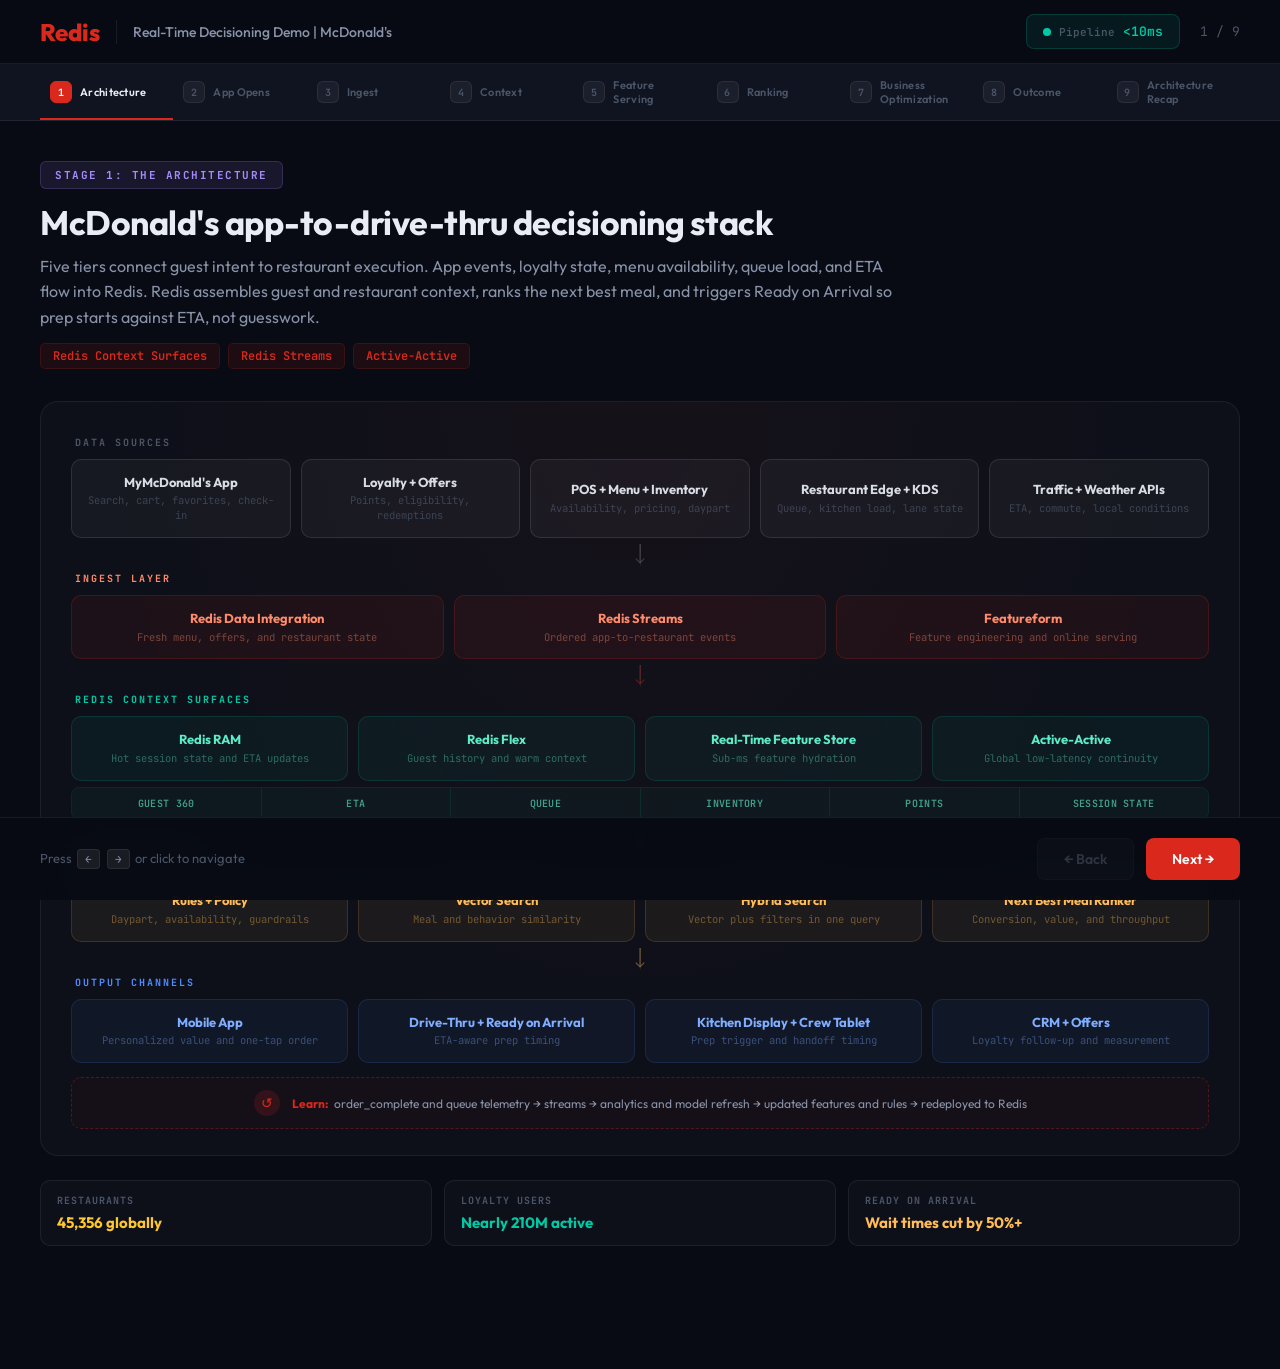
<file: mcdonalds/index.html>
<!DOCTYPE html>
<html lang="en">
<head>
<meta charset="UTF-8">
<meta name="viewport" content="width=device-width, initial-scale=1.0">
<title>Redis Real-Time Decisioning Demo | McDonald's</title>
<link rel="preconnect" href="https://fonts.googleapis.com">
<link href="https://fonts.googleapis.com/css2?family=JetBrains+Mono:wght@400;500;600;700&family=Outfit:wght@300;400;500;600;700;800&display=swap" rel="stylesheet">
<style>
:root {
  --red:#DA291C;--yellow:#FFC72C;--gold:#FFB000;--teal:#00C9A7;--blue:#4F8CFF;--amber:#FFBC57;--purple:#A78BFA;
  --bg:#080B14;--bg2:#0F1420;--bg3:#161C2A;--border:rgba(255,255,255,.07);
  --text:#E8ECF4;--text2:#8892A8;--text3:#4A5568;
  --mono:'JetBrains Mono',monospace;--sans:'Outfit',sans-serif;
  --orange:#F97316;--green:#29C36A;
}
*{margin:0;padding:0;box-sizing:border-box}
body{font-family:var(--sans);background:var(--bg);color:var(--text);overflow-x:hidden;min-height:100vh}
.topbar{display:flex;align-items:center;justify-content:space-between;padding:14px 40px;border-bottom:1px solid var(--border);background:rgba(8,11,20,.95);backdrop-filter:blur(20px);position:sticky;top:0;z-index:50}
.topbar-left{display:flex;align-items:center;gap:16px}
.redis-logo{font-size:24px;font-weight:800;color:var(--red)}
.topbar-divider{width:1px;height:24px;background:var(--border)}
.topbar-title{font-size:14px;color:var(--text2);font-weight:500}
.topbar-right{display:flex;align-items:center;gap:20px}
.latency-display{display:flex;align-items:center;gap:8px;padding:8px 16px;border-radius:8px;background:rgba(0,201,167,.08);border:1px solid rgba(0,201,167,.2);font-family:var(--mono);font-size:13px;font-weight:600}
.latency-dot{width:8px;height:8px;border-radius:50%;background:var(--teal);animation:blink 1.5s infinite}
@keyframes blink{0%,100%{opacity:1}50%{opacity:.3}}
.latency-value{color:var(--teal)}
.latency-label{color:var(--text3);font-size:11px}
.stage-counter{font-size:13px;color:var(--text3);font-family:var(--mono)}
.progress-track{display:flex;gap:0;padding:0 40px;background:var(--bg2);border-bottom:1px solid var(--border);overflow-x:auto}
.progress-step{flex:1;min-width:110px;padding:14px 10px;display:flex;align-items:center;gap:8px;font-size:11px;font-weight:600;color:var(--text3);letter-spacing:.3px;position:relative;transition:all .4s;cursor:pointer}
.progress-step::after{content:'';position:absolute;bottom:0;left:0;right:0;height:2px;background:var(--red);transform:scaleX(0);transition:transform .5s cubic-bezier(.4,0,.2,1)}
.progress-step.active{color:var(--text)}.progress-step.active::after{transform:scaleX(1)}
.progress-step.done{color:var(--teal)}.progress-step.done::after{transform:scaleX(1);background:var(--teal)}
.step-num{width:22px;height:22px;border-radius:6px;display:flex;align-items:center;justify-content:center;font-size:10px;font-weight:700;background:rgba(255,255,255,.05);border:1px solid var(--border);transition:all .4s;font-family:var(--mono);flex-shrink:0}
.progress-step.active .step-num{background:var(--red);border-color:var(--red);color:#fff}
.progress-step.done .step-num{background:var(--teal);border-color:var(--teal);color:#fff}
.stage-viewport{min-height:calc(100vh - 120px);display:flex;flex-direction:column;padding:40px}
.stage-content{display:none;flex:1;animation:fadeUp .6s cubic-bezier(.4,0,.2,1) forwards}
.stage-content.active{display:flex;flex-direction:column}
@keyframes fadeUp{from{opacity:0;transform:translateY(20px)}to{opacity:1;transform:translateY(0)}}
.stage-header{margin-bottom:32px}
.stage-badge{display:inline-flex;align-items:center;gap:8px;padding:6px 14px;border-radius:6px;font-size:11px;font-weight:700;letter-spacing:1.5px;text-transform:uppercase;margin-bottom:14px;font-family:var(--mono)}
.badge-arch{background:rgba(167,139,250,.1);color:var(--purple);border:1px solid rgba(167,139,250,.2)}
.badge-trigger{background:rgba(249,115,22,.1);color:var(--orange);border:1px solid rgba(249,115,22,.2)}
.badge-ingest{background:rgba(218,41,28,.12);color:var(--red);border:1px solid rgba(218,41,28,.2)}
.badge-context{background:rgba(0,201,167,.1);color:var(--teal);border:1px solid rgba(0,201,167,.2)}
.badge-features{background:rgba(79,140,255,.1);color:var(--blue);border:1px solid rgba(79,140,255,.2)}
.badge-ranking{background:rgba(79,140,255,.1);color:var(--blue);border:1px solid rgba(79,140,255,.2)}
.badge-revenue{background:rgba(255,188,87,.1);color:var(--amber);border:1px solid rgba(255,188,87,.2)}
.badge-outcome{background:rgba(255,199,44,.12);color:var(--yellow);border:1px solid rgba(255,199,44,.2)}
.stage-title{font-size:34px;font-weight:700;line-height:1.2;letter-spacing:-.5px;margin-bottom:10px}
.stage-subtitle{font-size:16px;color:var(--text2);line-height:1.6;max-width:860px}
.component-tag{display:inline-flex;align-items:center;gap:6px;padding:4px 12px;border-radius:5px;font-size:12px;font-weight:600;font-family:var(--mono);background:rgba(218,41,28,.1);color:var(--red);border:1px solid rgba(218,41,28,.15);margin-right:8px;margin-top:12px}
.viz-area{flex:1;display:flex;gap:24px;align-items:stretch}
.viz-panel{flex:1;border-radius:14px;background:var(--bg2);border:1px solid var(--border);padding:26px;position:relative;overflow:hidden}
.viz-panel::before{content:'';position:absolute;top:0;left:0;right:0;bottom:0;background:radial-gradient(ellipse at 50% 0%,rgba(218,41,28,.03) 0%,transparent 70%);pointer-events:none}
.viz-panel-title{font-size:12px;font-weight:700;letter-spacing:1.5px;text-transform:uppercase;color:var(--text3);margin-bottom:18px;font-family:var(--mono)}
.data-rows{display:flex;flex-direction:column;gap:9px}
.data-row{display:flex;align-items:center;justify-content:space-between;padding:11px 15px;border-radius:8px;background:rgba(255,255,255,.025);border:1px solid var(--border);animation:slideIn .5s cubic-bezier(.4,0,.2,1) forwards;opacity:0;gap:12px}
.data-row:nth-child(1){animation-delay:.1s}.data-row:nth-child(2){animation-delay:.18s}.data-row:nth-child(3){animation-delay:.26s}.data-row:nth-child(4){animation-delay:.34s}.data-row:nth-child(5){animation-delay:.42s}.data-row:nth-child(6){animation-delay:.5s}.data-row:nth-child(7){animation-delay:.58s}
@keyframes slideIn{from{opacity:0;transform:translateX(-12px)}to{opacity:1;transform:translateX(0)}}
.data-label{font-size:13px;color:var(--text2);font-weight:500}
.data-value{font-size:12px;font-weight:600;color:var(--text);font-family:var(--mono);text-align:right}
.data-value.red{color:var(--red)}.data-value.teal{color:var(--teal)}.data-value.amber{color:var(--amber)}.data-value.blue{color:var(--blue)}.data-value.orange{color:var(--orange)}.data-value.yellow{color:var(--yellow)}.data-value.green{color:var(--green)}
.flow-container{display:flex;flex-direction:column;gap:12px}
.flow-item{display:flex;align-items:center;gap:14px;padding:13px 16px;border-radius:10px;background:rgba(255,255,255,.025);border:1px solid var(--border);opacity:0;animation:flowIn .6s forwards}
.flow-item:nth-child(1){animation-delay:.08s}.flow-item:nth-child(2){animation-delay:.16s}.flow-item:nth-child(3){animation-delay:.24s}.flow-item:nth-child(4){animation-delay:.32s}.flow-item:nth-child(5){animation-delay:.4s}.flow-item:nth-child(6){animation-delay:.48s}
@keyframes flowIn{from{opacity:0;transform:translateY(10px)}to{opacity:1;transform:translateY(0)}}
.flow-icon{width:46px;height:42px;border-radius:8px;display:flex;align-items:center;justify-content:center;font-size:10px;font-weight:800;flex-shrink:0;font-family:var(--mono);letter-spacing:-.5px;text-align:center;line-height:1}
.flow-source{font-size:13px;font-weight:700}.flow-detail{font-size:11px;color:var(--text3);margin-top:2px}
.flow-arrow{color:var(--red);font-size:16px;margin-left:auto;animation:pulseArrow 1.5s infinite}
@keyframes pulseArrow{0%,100%{opacity:1;transform:translateX(0)}50%{opacity:.5;transform:translateX(4px)}}
.daypart-bar{display:flex;height:8px;border-radius:4px;overflow:hidden;margin-top:6px;margin-bottom:4px}
.daypart-bar div{height:100%}
.daypart-label{display:flex;justify-content:space-between;font-size:10px;color:var(--text3);font-family:var(--mono)}
.guest-card{display:flex;align-items:center;gap:18px;padding:18px 22px;border-radius:12px;background:rgba(255,255,255,.03);border:1px solid var(--border);margin-bottom:20px;animation:fadeUp .6s forwards}
.guest-avatar{width:52px;height:52px;border-radius:12px;background:linear-gradient(135deg,var(--yellow),var(--gold));display:flex;align-items:center;justify-content:center;font-size:18px;font-weight:800;color:#451900;flex-shrink:0}
.guest-name{font-size:17px;font-weight:700}.guest-detail{font-size:12px;color:var(--text2);margin-top:2px}
.guest-badge{margin-left:auto;padding:5px 12px;border-radius:5px;font-size:11px;font-weight:700;font-family:var(--mono);background:rgba(255,199,44,.12);color:var(--yellow);border:1px solid rgba(255,199,44,.2)}
.content-grid{display:grid;grid-template-columns:repeat(3,1fr);gap:14px}
.content-card{border-radius:12px;padding:18px;background:rgba(255,255,255,.025);border:1px solid var(--border);opacity:0;animation:offerPop .5s forwards;transition:all .3s}
.content-card:nth-child(1){animation-delay:.15s}.content-card:nth-child(2){animation-delay:.3s}.content-card:nth-child(3){animation-delay:.45s}
@keyframes offerPop{from{opacity:0;transform:scale(.96)}to{opacity:1;transform:scale(1)}}
.content-card.winner{border-color:var(--teal);background:rgba(0,201,167,.05);box-shadow:0 0 24px rgba(0,201,167,.08)}
.content-rank{font-family:var(--mono);font-size:10px;font-weight:700;color:var(--text3);margin-bottom:8px;letter-spacing:1px;text-transform:uppercase}
.content-card.winner .content-rank{color:var(--teal)}
.content-title{font-size:15px;font-weight:700;margin-bottom:4px}
.content-meta{font-size:11px;color:var(--text3);margin-bottom:12px}
.content-source{display:inline-block;padding:3px 8px;border-radius:4px;font-size:10px;font-weight:700;font-family:var(--mono);margin-bottom:10px}
.src-value{background:rgba(255,199,44,.12);color:var(--yellow)}
.src-reorder{background:rgba(79,140,255,.12);color:var(--blue)}
.src-rewards{background:rgba(167,139,250,.15);color:var(--purple)}
.score-bar{height:5px;border-radius:3px;background:rgba(255,255,255,.06);overflow:hidden;margin-top:8px}
.score-fill{height:100%;border-radius:3px;animation:scoreFill 1s cubic-bezier(.4,0,.2,1) forwards;animation-delay:.7s;width:0}
@keyframes scoreFill{to{width:var(--score)}}
.score-label{display:flex;justify-content:space-between;margin-top:6px;font-size:10px;font-family:var(--mono);color:var(--text3)}
.arch-wrap{flex:1;display:flex;flex-direction:column;gap:18px}
.arch-frame{flex:1;background:rgba(255,255,255,.025);border:1px solid rgba(255,255,255,.06);border-radius:18px;padding:34px 30px 26px;position:relative;overflow:hidden}
.arch-frame::before{content:'';position:absolute;inset:0;background:radial-gradient(ellipse at 50% 0%,rgba(218,41,28,.04),transparent 65%);pointer-events:none}
.arch-tier{position:relative;z-index:2}
.arch-tier-label{font-family:var(--mono);font-size:10px;font-weight:700;letter-spacing:2px;text-transform:uppercase;margin-bottom:10px;padding-left:4px}
.arch-tier-row{display:flex;gap:10px;align-items:stretch;flex-wrap:wrap}
.arch-node{flex:1;border-radius:10px;padding:14px 14px;text-align:center;border:1px solid;min-height:64px;display:flex;flex-direction:column;justify-content:center;min-width:120px;transition:all .25s}
.arch-node:hover{transform:translateY(-2px)}
.arch-node h4{font-size:13px;font-weight:700;margin-bottom:3px;line-height:1.3}
.arch-node p{font-size:10.5px;line-height:1.4;opacity:.7;font-family:var(--mono)}
.tier-source .arch-tier-label{color:var(--text3)}
.tier-source .arch-node{background:rgba(255,255,255,.04);border-color:rgba(255,255,255,.1)}
.tier-source .arch-node:hover{border-color:rgba(255,255,255,.25)}
.tier-source .arch-node h4{color:#D8DCE4}
.tier-source .arch-node p{color:var(--text3)}
.tier-ingest .arch-tier-label{color:#FF8B6A}
.tier-ingest .arch-node{background:rgba(218,41,28,.08);border-color:rgba(218,41,28,.2)}
.tier-ingest .arch-node:hover{border-color:rgba(218,41,28,.5);background:rgba(218,41,28,.12)}
.tier-ingest .arch-node h4{color:#FF8B6A}
.tier-ingest .arch-node p{color:rgba(255,139,106,.6)}
.tier-context .arch-tier-label{color:var(--teal)}
.tier-context .arch-node{background:rgba(0,201,167,.06);border-color:rgba(0,201,167,.15)}
.tier-context .arch-node:hover{border-color:rgba(0,201,167,.4);background:rgba(0,201,167,.1)}
.tier-context .arch-node h4{color:#5EECC8}
.tier-context .arch-node p{color:rgba(94,236,200,.55)}
.tier-decide .arch-tier-label{color:var(--amber)}
.tier-decide .arch-node{background:rgba(255,188,87,.06);border-color:rgba(255,188,87,.15)}
.tier-decide .arch-node:hover{border-color:rgba(255,188,87,.4);background:rgba(255,188,87,.1)}
.tier-decide .arch-node h4{color:var(--amber)}
.tier-decide .arch-node p{color:rgba(255,188,87,.55)}
.tier-act .arch-tier-label{color:var(--blue)}
.tier-act .arch-node{background:rgba(79,140,255,.06);border-color:rgba(79,140,255,.15)}
.tier-act .arch-node:hover{border-color:rgba(79,140,255,.4);background:rgba(79,140,255,.1)}
.tier-act .arch-node h4{color:#7FADFF}
.tier-act .arch-node p{color:rgba(127,173,255,.55)}
.arch-flow-arrow{display:flex;align-items:center;justify-content:center;height:22px;position:relative;margin:6px 0}
.arch-flow-arrow::before{content:'';width:1px;height:100%;background:linear-gradient(to bottom,rgba(255,255,255,.1),rgba(255,255,255,.05))}
.arch-flow-arrow svg{position:absolute;top:50%;left:50%;transform:translate(-50%,-50%)}
.arch-data-strip{display:flex;gap:0;margin-top:6px;border-radius:8px;overflow:hidden;border:1px solid rgba(0,201,167,.12)}
.arch-data-chip{flex:1;padding:9px 8px;text-align:center;font-size:10px;font-weight:600;color:rgba(94,236,200,.65);background:rgba(0,201,167,.04);border-right:1px solid rgba(0,201,167,.1);font-family:var(--mono);letter-spacing:.3px;text-transform:uppercase}
.arch-data-chip:last-child{border-right:none}
.arch-feedback{margin-top:14px;padding:12px 18px;border-radius:10px;border:1px dashed rgba(218,41,28,.3);background:rgba(218,41,28,.04);display:flex;align-items:center;justify-content:center;gap:12px;font-size:12px;color:var(--text2)}
.arch-feedback-icon{width:26px;height:26px;border-radius:50%;background:rgba(218,41,28,.15);display:flex;align-items:center;justify-content:center;font-size:14px;color:var(--red);flex-shrink:0}
.arch-callouts{display:grid;grid-template-columns:repeat(3,1fr);gap:12px;margin-top:6px}
.arch-callout{padding:13px 16px;border-radius:10px;background:rgba(255,255,255,.025);border:1px solid var(--border)}
.arch-callout-label{font-family:var(--mono);font-size:10px;font-weight:700;letter-spacing:1px;text-transform:uppercase;color:var(--text3);margin-bottom:6px}
.arch-callout-value{font-size:15px;font-weight:700;color:var(--text)}
.arch-callout-value.teal{color:var(--teal)}
.arch-callout-value.yellow{color:var(--yellow)}
.arch-callout-value.amber{color:var(--amber)}
.feat-grid{display:grid;grid-template-columns:repeat(2,1fr);gap:14px}
.feat-card{padding:16px 18px;border-radius:10px;background:rgba(255,255,255,.025);border:1px solid var(--border);opacity:0;animation:offerPop .5s forwards}
.feat-card:nth-child(1){animation-delay:.1s}.feat-card:nth-child(2){animation-delay:.2s}.feat-card:nth-child(3){animation-delay:.3s}.feat-card:nth-child(4){animation-delay:.4s}.feat-card:nth-child(5){animation-delay:.5s}.feat-card:nth-child(6){animation-delay:.6s}
.feat-name{font-family:var(--mono);font-size:11px;font-weight:700;color:var(--blue);margin-bottom:4px;letter-spacing:.5px}
.feat-desc{font-size:11px;color:var(--text3);margin-bottom:8px;line-height:1.45}
.feat-value-row{display:flex;align-items:center;justify-content:space-between;padding-top:8px;border-top:1px solid var(--border)}
.feat-value{font-family:var(--mono);font-size:12px;font-weight:700;color:var(--text)}
.feat-latency{font-family:var(--mono);font-size:10px;color:var(--teal)}
.proof-grid{display:grid;grid-template-columns:1fr;gap:12px;margin-top:4px}
.proof-card{padding:16px 18px;border-radius:12px;background:rgba(255,255,255,.03);border:1px solid var(--border)}
.proof-label{font-family:var(--mono);font-size:10px;font-weight:700;letter-spacing:1px;text-transform:uppercase;color:var(--text3);margin-bottom:6px}
.proof-value{font-size:20px;font-weight:800;line-height:1.1;margin-bottom:6px}
.proof-value.teal{color:var(--teal)}.proof-value.yellow{color:var(--yellow)}.proof-value.amber{color:var(--amber)}
.proof-copy{font-size:11px;color:var(--text2);line-height:1.5}
.mcd-screen{background:#0E0E12;border-radius:28px;border:8px solid #1a1a22;overflow:hidden;position:relative;box-shadow:0 20px 60px rgba(0,0,0,.5),inset 0 0 0 1px rgba(255,255,255,.04);max-width:340px;margin:0 auto}
.mcd-statusbar{display:flex;justify-content:space-between;align-items:center;padding:10px 22px 4px;font-size:11px;color:var(--text2);font-family:var(--mono);font-weight:700}
.mcd-header{padding:8px 22px 14px;display:flex;justify-content:space-between;align-items:baseline;border-bottom:1px solid rgba(255,255,255,.04)}
.mcd-logo{font-size:22px;font-weight:800;color:#fff;letter-spacing:1px}
.mcd-greeting{font-size:11px;font-weight:700;color:#fff;letter-spacing:.5px;font-family:var(--mono);text-transform:uppercase}
.generic-head .mcd-greeting,.generic-head .mcd-logo{color:var(--text3)!important}
.mcd-hero{position:relative;padding:22px 22px 20px;display:flex;flex-direction:column;align-items:flex-start;border-bottom:1px solid rgba(255,255,255,.04)}
.mcd-hero-tag{font-size:9px;font-weight:800;letter-spacing:1.5px;text-transform:uppercase;margin-bottom:8px;font-family:var(--mono)}
.mcd-hero-title{font-size:18px;font-weight:800;line-height:1.2;margin-bottom:6px;letter-spacing:-.3px}
.mcd-hero-desc{font-size:11px;color:var(--text2);line-height:1.5;margin-bottom:14px}
.mcd-hero-btn{display:inline-block;padding:9px 20px;border-radius:24px;border:1.5px solid var(--yellow);color:#1A1A1A;background:var(--yellow);font-size:11px;font-weight:800;text-transform:uppercase;letter-spacing:1px}
.mcd-row{padding:14px 22px 4px}
.mcd-row-title{font-size:10px;font-weight:700;letter-spacing:1.5px;text-transform:uppercase;color:var(--text);margin-bottom:10px;font-family:var(--mono)}
.mcd-tiles{display:flex;gap:8px;overflow:hidden;padding-bottom:6px}
.mcd-tile{flex:1;min-width:0;height:84px;border-radius:8px;display:flex;flex-direction:column;justify-content:space-between;padding:9px 10px;font-size:10px;font-weight:700;line-height:1.25;position:relative}
.tile-source{font-size:9px;font-weight:800;font-family:var(--mono);letter-spacing:.3px;align-self:flex-start}
.mcd-order-card{margin:12px 22px 18px;padding:14px;border-radius:12px;border:1px solid rgba(255,255,255,.08);background:rgba(255,255,255,.03)}
.mcd-order-top{display:flex;justify-content:space-between;align-items:center;margin-bottom:6px}
.mcd-order-title{font-size:11px;font-weight:800;text-transform:uppercase;letter-spacing:1px;font-family:var(--mono)}
.mcd-order-pill{padding:4px 8px;border-radius:12px;font-size:9px;font-weight:800;font-family:var(--mono)}
.outcome-split{display:grid;grid-template-columns:1fr 1fr;gap:24px}
.outcome-col{display:flex;flex-direction:column;gap:14px}
.outcome-header{padding:10px 16px;border-radius:8px;font-size:12px;font-weight:700;letter-spacing:1px;text-transform:uppercase;font-family:var(--mono);text-align:center}
.outcome-header.generic{background:rgba(255,255,255,.04);color:var(--text3);border:1px solid var(--border)}
.outcome-header.personalized{background:rgba(0,201,167,.08);color:var(--teal);border:1px solid rgba(0,201,167,.2)}
.outcome-metrics{display:flex;gap:16px;padding:16px;border-radius:10px}
.outcome-metrics.generic-m{background:rgba(255,255,255,.03);border:1px solid var(--border)}
.outcome-metrics.personalized-m{background:rgba(0,201,167,.05);border:1px solid rgba(0,201,167,.15)}
.outcome-metric{flex:1;text-align:center}
.outcome-metric-value{font-family:var(--mono);font-size:20px;font-weight:700;line-height:1}
.generic-m .outcome-metric-value{color:var(--text3)}
.personalized-m .outcome-metric-value{color:var(--teal)}
.outcome-metric-label{font-size:10px;color:var(--text3);margin-top:4px}
.nav-bar{display:flex;justify-content:space-between;align-items:center;padding:20px 40px;border-top:1px solid var(--border);background:rgba(8,11,20,.95);backdrop-filter:blur(20px);position:sticky;bottom:0;z-index:50}
.nav-hint{font-size:13px;color:var(--text3)}
.nav-hint kbd{display:inline-block;padding:2px 7px;border-radius:4px;background:rgba(255,255,255,.07);border:1px solid var(--border);font-family:var(--mono);font-size:11px;color:var(--text2);margin:0 2px}
.nav-buttons{display:flex;gap:12px}
.nav-btn{padding:11px 26px;border-radius:8px;font-size:14px;font-weight:600;cursor:pointer;transition:all .2s;border:none;font-family:var(--sans)}
.nav-btn.back{background:rgba(255,255,255,.06);color:var(--text2);border:1px solid var(--border)}
.nav-btn.back:hover{background:rgba(255,255,255,.1);color:var(--text)}
.nav-btn.next{background:var(--red);color:#fff}
.nav-btn.next:hover{background:#ba2117;transform:translateY(-1px)}
.nav-btn:disabled{opacity:.3;cursor:not-allowed;transform:none}
.nav-btn.restart{background:var(--teal);color:#fff}
.nav-btn.restart:hover{background:#00a88b}
@media(max-width:900px){.topbar,.progress-track,.stage-viewport,.nav-bar{padding-left:16px;padding-right:16px}.stage-title{font-size:26px}.viz-area{flex-direction:column}.outcome-split{grid-template-columns:1fr}.content-grid{grid-template-columns:1fr}.feat-grid{grid-template-columns:1fr}.arch-callouts{grid-template-columns:1fr}.progress-step span{display:none}.mcd-screen{max-width:100%}}
</style>
</head>
<body>
<div class="topbar"><div class="topbar-left"><div class="redis-logo">Redis</div><div class="topbar-divider"></div><div class="topbar-title">Real-Time Decisioning Demo | McDonald's</div></div><div class="topbar-right"><div class="latency-display"><div class="latency-dot"></div><span class="latency-label">Pipeline</span><span class="latency-value" id="globalLatency">--</span></div><div class="stage-counter" id="stageCounter">1 / 9</div></div></div>
<div class="progress-track" id="progressTrack">
<div class="progress-step active" data-step="0"><div class="step-num">1</div><span>Architecture</span></div>
<div class="progress-step" data-step="1"><div class="step-num">2</div><span>App Opens</span></div>
<div class="progress-step" data-step="2"><div class="step-num">3</div><span>Ingest</span></div>
<div class="progress-step" data-step="3"><div class="step-num">4</div><span>Context</span></div>
<div class="progress-step" data-step="4"><div class="step-num">5</div><span>Feature Serving</span></div>
<div class="progress-step" data-step="5"><div class="step-num">6</div><span>Ranking</span></div>
<div class="progress-step" data-step="6"><div class="step-num">7</div><span>Business Optimization</span></div>
<div class="progress-step" data-step="7"><div class="step-num">8</div><span>Outcome</span></div>
<div class="progress-step" data-step="8"><div class="step-num">9</div><span>Architecture Recap</span></div>
</div>

<div class="stage-viewport">

<!-- STAGE 1 -->
<div class="stage-content active" id="stage0">
<div class="stage-header"><div class="stage-badge badge-arch">Stage 1: The Architecture</div><div class="stage-title">McDonald's app-to-drive-thru decisioning stack</div><div class="stage-subtitle">Five tiers connect guest intent to restaurant execution. App events, loyalty state, menu availability, queue load, and ETA flow into Redis. Redis assembles guest and restaurant context, ranks the next best meal, and triggers Ready on Arrival so prep starts against ETA, not guesswork.</div><span class="component-tag">Redis Context Surfaces</span><span class="component-tag">Redis Streams</span><span class="component-tag">Active-Active</span></div>
<div class="arch-wrap">
<div class="arch-frame">
<div class="arch-tier tier-source"><div class="arch-tier-label">Data Sources</div>
<div class="arch-tier-row">
<div class="arch-node"><h4>MyMcDonald's App</h4><p>Search, cart, favorites, check-in</p></div>
<div class="arch-node"><h4>Loyalty + Offers</h4><p>Points, eligibility, redemptions</p></div>
<div class="arch-node"><h4>POS + Menu + Inventory</h4><p>Availability, pricing, daypart</p></div>
<div class="arch-node"><h4>Restaurant Edge + KDS</h4><p>Queue, kitchen load, lane state</p></div>
<div class="arch-node"><h4>Traffic + Weather APIs</h4><p>ETA, commute, local conditions</p></div>
</div></div>
<div class="arch-flow-arrow"><svg width="16" height="22" viewBox="0 0 16 28"><path d="M8 0V24M3 19L8 24L13 19" stroke="rgba(255,255,255,.18)" stroke-width="1.5" fill="none" stroke-linecap="round"/></svg></div>
<div class="arch-tier tier-ingest"><div class="arch-tier-label">Ingest Layer</div>
<div class="arch-tier-row">
<div class="arch-node"><h4>Redis Data Integration</h4><p>Fresh menu, offers, and restaurant state</p></div>
<div class="arch-node"><h4>Redis Streams</h4><p>Ordered app-to-restaurant events</p></div>
<div class="arch-node"><h4>Featureform</h4><p>Feature engineering and online serving</p></div>
</div></div>
<div class="arch-flow-arrow"><svg width="16" height="22" viewBox="0 0 16 28"><path d="M8 0V24M3 19L8 24L13 19" stroke="rgba(218,41,28,.4)" stroke-width="1.5" fill="none" stroke-linecap="round"/></svg></div>
<div class="arch-tier tier-context"><div class="arch-tier-label">Redis Context Surfaces</div>
<div class="arch-tier-row">
<div class="arch-node"><h4>Redis RAM</h4><p>Hot session state and ETA updates</p></div>
<div class="arch-node"><h4>Redis Flex</h4><p>Guest history and warm context</p></div>
<div class="arch-node"><h4>Real-Time Feature Store</h4><p>Sub-ms feature hydration</p></div>
<div class="arch-node"><h4>Active-Active</h4><p>Global low-latency continuity</p></div>
</div>
<div class="arch-data-strip">
<div class="arch-data-chip">Guest 360</div>
<div class="arch-data-chip">ETA</div>
<div class="arch-data-chip">Queue</div>
<div class="arch-data-chip">Inventory</div>
<div class="arch-data-chip">Points</div>
<div class="arch-data-chip">Session State</div>
</div></div>
<div class="arch-flow-arrow"><svg width="16" height="22" viewBox="0 0 16 28"><path d="M8 0V24M3 19L8 24L13 19" stroke="rgba(0,201,167,.4)" stroke-width="1.5" fill="none" stroke-linecap="round"/></svg></div>
<div class="arch-tier tier-decide"><div class="arch-tier-label">Decision Engine</div>
<div class="arch-tier-row">
<div class="arch-node"><h4>Rules + Policy</h4><p>Daypart, availability, guardrails</p></div>
<div class="arch-node"><h4>Vector Search</h4><p>Meal and behavior similarity</p></div>
<div class="arch-node"><h4>Hybrid Search</h4><p>Vector plus filters in one query</p></div>
<div class="arch-node"><h4>Next Best Meal Ranker</h4><p>Conversion, value, and throughput</p></div>
</div></div>
<div class="arch-flow-arrow"><svg width="16" height="22" viewBox="0 0 16 28"><path d="M8 0V24M3 19L8 24L13 19" stroke="rgba(255,188,87,.4)" stroke-width="1.5" fill="none" stroke-linecap="round"/></svg></div>
<div class="arch-tier tier-act"><div class="arch-tier-label">Output Channels</div>
<div class="arch-tier-row">
<div class="arch-node"><h4>Mobile App</h4><p>Personalized value and one-tap order</p></div>
<div class="arch-node"><h4>Drive-Thru + Ready on Arrival</h4><p>ETA-aware prep timing</p></div>
<div class="arch-node"><h4>Kitchen Display + Crew Tablet</h4><p>Prep trigger and handoff timing</p></div>
<div class="arch-node"><h4>CRM + Offers</h4><p>Loyalty follow-up and measurement</p></div>
</div></div>
<div class="arch-feedback"><div class="arch-feedback-icon">&#x21BA;</div><span><strong style="color:var(--red)">Learn:</strong>&nbsp; order_complete and queue telemetry &rarr; streams &rarr; analytics and model refresh &rarr; updated features and rules &rarr; redeployed to Redis</span></div>
</div>
<div class="arch-callouts">
<div class="arch-callout"><div class="arch-callout-label">Restaurants</div><div class="arch-callout-value yellow">45,356 globally</div></div>
<div class="arch-callout"><div class="arch-callout-label">Loyalty Users</div><div class="arch-callout-value teal">Nearly 210M active</div></div>
<div class="arch-callout"><div class="arch-callout-label">Ready on Arrival</div><div class="arch-callout-value amber">Wait times cut by 50%+</div></div>
</div>
</div>
</div>

<!-- STAGE 2 -->
<div class="stage-content" id="stage1">
<div class="stage-header"><div class="stage-badge badge-trigger">Stage 2: App Session Start</div><div class="stage-title">Jasmine starts a breakfast order on the McDonald's app</div><div class="stage-subtitle">A session event fires while Jasmine is seven minutes from her usual drive-thru. Redis has one decision window to pick the right breakfast path, frame the right value construct, and line up prep against her arrival.</div></div>
<div class="viz-area">
<div class="viz-panel" style="flex:2"><div class="viz-panel-title">Guest Session Event</div>
<div class="guest-card"><div class="guest-avatar">JC</div><div><div class="guest-name">Jasmine Carter</div><div class="guest-detail">MyMcDonald's member | Weekday breakfast regular | Drive-thru preferred</div></div><div class="guest-badge">MORNING ROUTINE</div></div>
<div class="data-rows">
<div class="data-row"><span class="data-label">Event</span><span class="data-value">app_session_start</span></div>
<div class="data-row"><span class="data-label">Time</span><span class="data-value orange">7:18 AM local</span></div>
<div class="data-row"><span class="data-label">Nearby restaurant ETA</span><span class="data-value teal">7 min by car</span></div>
<div class="data-row"><span class="data-label">Daypart</span><span class="data-value">Breakfast window open</span></div>
<div class="data-row"><span class="data-label">Points balance</span><span class="data-value yellow">3,240 pts</span></div>
<div class="data-row"><span class="data-label">Last breakfast order</span><span class="data-value">Egg McMuffin, Hash Browns, Coffee</span></div>
<div class="data-row"><span class="data-label">Current value signal</span><span class="data-value amber">McValue shopper</span></div>
</div></div>
<div class="viz-panel"><div class="viz-panel-title">Why This Matters</div>
<div style="display:flex;flex-direction:column;gap:16px;margin-top:4px">
<div style="font-size:13px;color:var(--text2);line-height:1.6">McDonald's is leaning harder into value and loyalty at the same time. The job is not simply to show breakfast items. It is to choose the breakfast path that fits Jasmine's routine, budget, and arrival moment.</div>
<div style="font-size:13px;color:var(--text2);line-height:1.6">Jasmine is close enough that the decision now affects restaurant operations, not just the app. If prep timing is wrong, the order sits. If prep timing is right, the handoff feels effortless.</div>
<div style="padding:14px;border-radius:8px;background:rgba(255,199,44,.06);border:1px solid rgba(255,199,44,.15);font-size:12px;color:var(--text2);line-height:1.6"><strong style="color:var(--yellow)">The moment:</strong> pick the right breakfast value path and decide whether Ready on Arrival should fire before Jasmine enters the lane.</div>
<div style="padding:14px;border-radius:8px;background:rgba(255,255,255,.03);border:1px solid var(--border);font-size:12px;color:var(--text2);line-height:1.6"><strong style="color:var(--text3)">Without Redis:</strong> the app shows static breakfast tiles, the crew does not see intent until checkout, and restaurant prep starts too late or too early.</div>
</div></div>
</div></div>

<!-- STAGE 3 -->
<div class="stage-content" id="stage2">
<div class="stage-header"><div class="stage-badge badge-ingest">Stage 3: Ingest</div><div class="stage-title">Guest, menu, and restaurant signals flow into Redis</div><div class="stage-subtitle">Redis Data Integration keeps menu, offer, and restaurant state fresh. Redis Streams preserves ordered app-to-restaurant events. Featureform turns those feeds into online features ready for decisioning.</div><span class="component-tag">Redis Data Integration</span><span class="component-tag">Redis Streams</span><span class="component-tag">Featureform</span></div>
<div class="viz-area">
<div class="viz-panel" style="flex:2"><div class="viz-panel-title">Source Systems &rarr; Redis</div>
<div class="flow-container">
<div class="flow-item"><div class="flow-icon" style="background:rgba(255,199,44,.12);color:var(--yellow)">APP</div><div><div class="flow-source">MyMcDonald's App + Web Ordering</div><div class="flow-detail">Searches, favorites, cart state, order intent, app session check-in</div></div><div class="flow-arrow">&rarr;</div></div>
<div class="flow-item"><div class="flow-icon" style="background:rgba(79,140,255,.12);color:var(--blue)">LOY</div><div><div class="flow-source">Loyalty + Offer Engine</div><div class="flow-detail">Points balance, reward rules, promotion eligibility, offer suppression</div></div><div class="flow-arrow">&rarr;</div></div>
<div class="flow-item"><div class="flow-icon" style="background:rgba(218,41,28,.12);color:var(--red)">POS</div><div><div class="flow-source">POS, Menu, Pricing, Inventory</div><div class="flow-detail">Breakfast assortment, local pricing, McValue flags, out-of-stock signals</div></div><div class="flow-arrow">&rarr;</div></div>
<div class="flow-item"><div class="flow-icon" style="background:rgba(0,201,167,.12);color:var(--teal)">KDS</div><div><div class="flow-source">Restaurant Edge + Kitchen Systems</div><div class="flow-detail">Queue length, lane status, kitchen cycle times, accuracy and handoff signals</div></div><div class="flow-arrow">&rarr;</div></div>
<div class="flow-item"><div class="flow-icon" style="background:rgba(167,139,250,.12);color:var(--purple)">ETA</div><div><div class="flow-source">Geofence + Arrival Events</div><div class="flow-detail">Distance to store, automatic arrival updates, drive-thru check-in trigger</div></div><div class="flow-arrow">&rarr;</div></div>
<div class="flow-item"><div class="flow-icon" style="background:rgba(249,115,22,.12);color:var(--orange)">API</div><div><div class="flow-source">Traffic + Weather APIs</div><div class="flow-detail">Commute slowdowns, rain, and local conditions that affect ETA and meal choice</div></div><div class="flow-arrow">&rarr;</div></div>
</div></div>
<div class="viz-panel"><div class="viz-panel-title">Pipeline Status</div>
<div class="data-rows">
<div class="data-row"><span class="data-label">CDC mode</span><span class="data-value teal">Real-time</span></div>
<div class="data-row"><span class="data-label">App event lag</span><span class="data-value teal">&lt;80ms</span></div>
<div class="data-row"><span class="data-label">Menu + pricing freshness</span><span class="data-value teal">Streaming</span></div>
<div class="data-row"><span class="data-label">ETA refresh cadence</span><span class="data-value teal">Sub-second</span></div>
<div class="data-row"><span class="data-label">Queue state</span><span class="data-value teal">Live</span></div>
<div class="data-row"><span class="data-label">Online feature pipeline</span><span class="data-value teal">Continuous</span></div>
<div class="data-row"><span class="data-label">Ordered event handoff</span><span class="data-value teal">Guaranteed by Streams</span></div>
</div>
<div style="margin-top:14px;padding:12px;border-radius:8px;background:rgba(218,41,28,.05);border:1px solid rgba(218,41,28,.12);font-size:11px;color:var(--text2);line-height:1.5"><strong style="color:var(--red)">Operational point:</strong> app intent, kitchen state, and drive-thru arrival live on the same timeline. The crew tablet and the app can now react to the same event sequence.</div>
</div>
</div></div>

<!-- STAGE 4 -->
<div class="stage-content" id="stage3">
<div class="stage-header"><div class="stage-badge badge-context">Stage 4: Context Assembly</div><div class="stage-title">Redis Context Surfaces assemble guest history and live restaurant state</div><div class="stage-subtitle">The best breakfast offer depends on both who Jasmine is and what the restaurant can handle right now. Redis fuses guest profile, value behavior, ETA, queue load, and availability into one live decision package.</div><span class="component-tag">Redis Context Surfaces</span><span class="component-tag">Guest History</span><span class="component-tag">Live Restaurant State</span></div>
<div class="viz-area">
<div class="viz-panel"><div class="viz-panel-title">Historical Guest Profile</div>
<div style="margin-bottom:14px">
<div class="data-label" style="margin-bottom:8px;font-size:12px">Daypart Affinity Distribution</div>
<div class="daypart-bar"><div style="width:54%;background:var(--yellow)"></div><div style="width:28%;background:var(--blue)"></div><div style="width:18%;background:var(--amber)"></div></div>
<div class="daypart-label"><span>Breakfast 54%</span><span>Lunch 28%</span><span>Dinner 18%</span></div>
</div>
<div class="data-rows">
<div class="data-row"><span class="data-label">Loyalty tenure</span><span class="data-value">Member since 2023</span></div>
<div class="data-row"><span class="data-label">Breakfast visit cadence</span><span class="data-value yellow">3 visits in last 7 days</span></div>
<div class="data-row"><span class="data-label">Favorite pattern</span><span class="data-value">Egg McMuffin, Hash Browns, Coffee</span></div>
<div class="data-row"><span class="data-label">Value response</span><span class="data-value amber">Strong on breakfast meal deals</span></div>
<div class="data-row"><span class="data-label">Points behavior</span><span class="data-value">Redeems above 3,000 pts</span></div>
<div class="data-row"><span class="data-label">Store preference</span><span class="data-value">Route 59 Drive-Thru</span></div>
</div></div>
<div class="viz-panel"><div class="viz-panel-title">Live Session + Restaurant Context</div>
<div class="data-rows">
<div class="data-row"><span class="data-label">ETA to store</span><span class="data-value teal">7 minutes</span></div>
<div class="data-row"><span class="data-label">Queue load</span><span class="data-value amber">3 cars ahead</span></div>
<div class="data-row"><span class="data-label">Kitchen cycle time</span><span class="data-value">68 sec average</span></div>
<div class="data-row"><span class="data-label">Breakfast daypart</span><span class="data-value teal">Open until 10:30 AM</span></div>
<div class="data-row"><span class="data-label">McValue breakfast eligibility</span><span class="data-value yellow">Available now</span></div>
<div class="data-row"><span class="data-label">Weather + commute</span><span class="data-value blue">Light rain, slower arrival</span></div>
</div>
<div style="margin-top:14px;padding:13px;border-radius:8px;background:rgba(0,201,167,.06);border:1px solid rgba(0,201,167,.15);font-size:11px;color:var(--text2);line-height:1.5"><strong style="color:var(--teal)">Context signal:</strong> Jasmine is value-oriented, in a repeat breakfast moment, close enough for ETA-aware prep, and the restaurant has capacity to stage a fast handoff. That makes this both a guest decision and an operations decision.</div>
</div>
</div></div>

<!-- STAGE 5 -->
<div class="stage-content" id="stage4">
<div class="stage-header"><div class="stage-badge badge-features">Stage 5: Feature Serving</div><div class="stage-title">Features hydrate in sub-millisecond time</div><div class="stage-subtitle">The ranking model pulls guest, restaurant, and ETA features from the same operational surface. No second pipeline, no stale restaurant state, and no wait on point-in-time joins during checkout.</div><span class="component-tag">Real-Time Feature Store</span><span class="component-tag">Featureform</span></div>
<div class="viz-area" style="flex-direction:column;gap:18px">
<div class="feat-grid">
<div class="feat-card"><div class="feat-name">BREAKFAST_VISIT_FREQ_30D</div><div class="feat-desc">How often Jasmine orders breakfast from McDonald's in the last 30 days</div><div class="feat-value-row"><span class="feat-value">9 visits</span><span class="feat-latency">0.4 ms</span></div></div>
<div class="feat-card"><div class="feat-name">REORDER_PROPENSITY_SCORE</div><div class="feat-desc">Likelihood of repeating a familiar breakfast path right now</div><div class="feat-value-row"><span class="feat-value">0.91</span><span class="feat-latency">0.3 ms</span></div></div>
<div class="feat-card"><div class="feat-name">VALUE_SENSITIVITY_INDEX</div><div class="feat-desc">Preference for visible value structures like McValue or meal deals</div><div class="feat-value-row"><span class="feat-value">0.83</span><span class="feat-latency">0.2 ms</span></div></div>
<div class="feat-card"><div class="feat-name">ETA_TO_ARRIVAL_MIN</div><div class="feat-desc">Live arrival forecast from geofence and traffic data</div><div class="feat-value-row"><span class="feat-value">7</span><span class="feat-latency">0.2 ms</span></div></div>
<div class="feat-card"><div class="feat-name">KITCHEN_CYCLE_TIME_SEC</div><div class="feat-desc">Current restaurant prep pace for breakfast items</div><div class="feat-value-row"><span class="feat-value">68 sec</span><span class="feat-latency">0.4 ms</span></div></div>
<div class="feat-card"><div class="feat-name">MENU_AVAILABILITY_RISK</div><div class="feat-desc">Probability that the candidate meal needs suppression because of local availability</div><div class="feat-value-row"><span class="feat-value">0.06</span><span class="feat-latency">0.3 ms</span></div></div>
</div>
<div class="viz-panel" style="flex:0"><div class="viz-panel-title">Serving Performance</div>
<div style="display:flex;gap:24px;align-items:center;flex-wrap:wrap">
<div style="flex:1;min-width:160px"><div style="font-size:11px;color:var(--text3);margin-bottom:4px;font-family:var(--mono);text-transform:uppercase;letter-spacing:1px">Features Hydrated</div><div style="font-size:26px;font-weight:700;color:var(--text);font-family:var(--mono)">42</div></div>
<div style="flex:1;min-width:160px"><div style="font-size:11px;color:var(--text3);margin-bottom:4px;font-family:var(--mono);text-transform:uppercase;letter-spacing:1px">P99 Feature Lookup</div><div style="font-size:26px;font-weight:700;color:var(--teal);font-family:var(--mono)">0.8 ms</div></div>
<div style="flex:1;min-width:160px"><div style="font-size:11px;color:var(--text3);margin-bottom:4px;font-family:var(--mono);text-transform:uppercase;letter-spacing:1px">Hybrid Query</div><div style="font-size:26px;font-weight:700;color:var(--teal);font-family:var(--mono)">2.4 ms</div></div>
<div style="flex:1;min-width:160px"><div style="font-size:11px;color:var(--text3);margin-bottom:4px;font-family:var(--mono);text-transform:uppercase;letter-spacing:1px">Train / Serve Parity</div><div style="font-size:26px;font-weight:700;color:var(--teal);font-family:var(--mono)">100%</div></div>
</div>
</div>
</div></div>

<!-- STAGE 6 -->
<div class="stage-content" id="stage5">
<div class="stage-header"><div class="stage-badge badge-ranking">Stage 6: Ranking</div><div class="stage-title">Hybrid Search ranks the next best meal</div><div class="stage-subtitle">Redis combines meal similarity with real business filters in one query. Daypart, local inventory, price band, ETA fit, and prep time all stay inside the same ranking flow.</div><span class="component-tag">Vector Search</span><span class="component-tag">Hybrid Search</span><span class="component-tag">Rules Engine</span></div>
<div class="viz-area" style="flex-direction:column;gap:20px">
<div style="display:flex;gap:10px;flex-wrap:wrap">
<div style="padding:7px 14px;border-radius:6px;background:rgba(255,255,255,.03);border:1px solid var(--border);font-size:12px;color:var(--text2)">32 breakfast candidates</div>
<div style="padding:7px 14px;border-radius:6px;background:rgba(255,199,44,.06);border:1px solid rgba(255,199,44,.15);font-size:12px;color:var(--yellow)">Filters: breakfast, local store, under $6, ETA fit</div>
<div style="padding:7px 14px;border-radius:6px;background:rgba(218,41,28,.06);border:1px solid rgba(218,41,28,.12);font-size:12px;color:var(--red)">13 suppressed by daypart, availability, prep-time guardrails</div>
<div style="padding:7px 14px;border-radius:6px;background:rgba(0,201,167,.06);border:1px solid rgba(0,201,167,.12);font-size:12px;color:var(--teal)">Top 3 ranked</div>
</div>
<div class="content-grid">
<div class="content-card winner"><div class="content-rank">#1 Winning Offer</div><div class="content-source src-value">McValue</div><div class="content-title">$4 Breakfast Meal Deal</div><div class="content-meta">Sausage McMuffin, Hash Browns, Small Coffee | 96% fit</div><div style="font-size:11px;color:var(--text3);margin-bottom:8px">Matches Jasmine's price sensitivity, stays inside breakfast filters, and fits the restaurant's current prep window for Ready on Arrival timing.</div><div class="score-bar"><div class="score-fill" style="--score:96%;background:var(--teal)"></div></div><div class="score-label"><span>Rank score</span><span style="color:var(--teal)">0.96</span></div></div>
<div class="content-card"><div class="content-rank">#2 Habit Path</div><div class="content-source src-reorder">One-Tap Reorder</div><div class="content-title">Egg McMuffin Breakfast Repeat</div><div class="content-meta">Recent favorite | 91% fit</div><div style="font-size:11px;color:var(--text3);margin-bottom:8px">Strong behavioral match, but the current value path is better aligned with today's breakfast decision and public value positioning.</div><div class="score-bar"><div class="score-fill" style="--score:91%;background:var(--blue)"></div></div><div class="score-label"><span>Rank score</span><span style="color:var(--blue)">0.91</span></div></div>
<div class="content-card"><div class="content-rank">#3 Loyalty Path</div><div class="content-source src-rewards">Rewards</div><div class="content-title">Points Redemption Add-On</div><div class="content-meta">Hash Browns and Coffee with points | 86% fit</div><div style="font-size:11px;color:var(--text3);margin-bottom:8px">Good loyalty moment, but it builds a smaller basket than the breakfast meal deal and is less clear for a hurry-up morning routine.</div><div class="score-bar"><div class="score-fill" style="--score:86%;background:var(--purple)"></div></div><div class="score-label"><span>Rank score</span><span style="color:var(--purple)">0.86</span></div></div>
</div>
</div></div>

<!-- STAGE 7 -->
<div class="stage-content" id="stage6">
<div class="stage-header"><div class="stage-badge badge-revenue">Stage 7: Business Optimization</div><div class="stage-title">One decision balances conversion, value, and throughput</div><div class="stage-subtitle">The winner is not just the meal Jasmine is likely to buy. It is the meal and prep timing that fit the restaurant's current state, the value narrative McDonald's is pushing, and the loyalty outcome McDonald's wants to reinforce.</div><span class="component-tag">Ready on Arrival</span><span class="component-tag">Redis Streams</span><span class="component-tag">Active-Active</span></div>
<div class="viz-area">
<div class="viz-panel" style="flex:2"><div class="viz-panel-title">Decision Logic</div>
<div class="data-rows" style="margin-bottom:20px">
<div class="data-row"><span class="data-label">Winning decision</span><span class="data-value yellow">$4 Breakfast Meal Deal</span></div>
<div class="data-row"><span class="data-label">Prep trigger</span><span class="data-value teal">Ready on Arrival at T-3 min</span></div>
<div class="data-row"><span class="data-label">Queue guardrail</span><span class="data-value">No candidates above 90 sec prep cycle</span></div>
<div class="data-row"><span class="data-label">Suppression rules</span><span class="data-value">Lunch offers, unavailable items, slow-prep bundles</span></div>
<div class="data-row"><span class="data-label">Loyalty lever</span><span class="data-value">Points surfaced up front, not buried at checkout</span></div>
</div>
<div style="font-size:13px;color:var(--text2);line-height:1.6;padding:16px;border-radius:10px;background:rgba(255,188,87,.05);border:1px solid rgba(255,188,87,.12)"><strong style="color:var(--amber)">The key insight:</strong> a value decision only works if restaurant execution agrees with it. Redis turns guest relevance and restaurant readiness into one decision, then uses Streams to keep the app, the crew tablet, and the kitchen aligned as Jasmine approaches the store.</div>
</div>
<div class="viz-panel"><div class="viz-panel-title">Public Proof Points</div>
<div class="proof-grid">
<div class="proof-card"><div class="proof-label">Ready on Arrival</div><div class="proof-value teal">50%+ shorter wait</div><div class="proof-copy">McDonald's says Ready on Arrival can reduce customer wait times by more than 50% by starting prep as the guest approaches the restaurant.</div></div>
<div class="proof-card"><div class="proof-label">Loyalty Behavior</div><div class="proof-value yellow">Visits more than double</div><div class="proof-copy">In the U.S., customers who join MyMcDonald's loyalty more than double their visits in the first year after joining.</div></div>
<div class="proof-card"><div class="proof-label">Loyalty Scale</div><div class="proof-value amber">Nearly $37B</div><div class="proof-copy">Systemwide sales to loyalty members reached nearly $37 billion in 2025 across 70 loyalty markets.</div></div>
</div>
</div>
</div></div>

<!-- STAGE 8 -->
<div class="stage-content" id="stage7">
<div class="stage-header"><div class="stage-badge badge-outcome">Stage 8: Outcome</div><div class="stage-title">Same app. Better meal decision. Faster handoff.</div><div class="stage-subtitle">The layout does not change. The decision inside the layout changes. Redis uses the same app surface to show a breakfast path that fits Jasmine and a prep path that fits the store.</div></div>
<div class="outcome-split">
<div class="outcome-col">
<div class="outcome-header generic">Generic Experience</div>
<div class="mcd-screen">
<div class="mcd-statusbar"><span>7:18</span><span>&#x1F50B;</span></div>
<div class="mcd-header generic-head"><div class="mcd-logo">MCD</div><div class="mcd-greeting">Good morning</div></div>
<div class="mcd-hero" style="background:linear-gradient(135deg,#1a1a1a,#0f0f0f)">
<div class="mcd-hero-tag" style="color:var(--text3)">FEATURED</div>
<div class="mcd-hero-title" style="color:var(--text2)">Breakfast Favorites</div>
<div class="mcd-hero-desc">Static breakfast tiles for every guest</div>
<div class="mcd-hero-btn" style="background:transparent;border-color:var(--text3);color:var(--text3)">Browse Menu</div>
</div>
<div class="mcd-row"><div class="mcd-row-title" style="color:var(--text3)">Value Picks</div>
<div class="mcd-tiles">
<div class="mcd-tile" style="background:#2a1a1a;color:var(--text3)">Sausage Biscuit<div class="tile-source">$3.19</div></div>
<div class="mcd-tile" style="background:#1a2a1a;color:var(--text3)">Hash Browns<div class="tile-source">$2.79</div></div>
<div class="mcd-tile" style="background:#1a1a2a;color:var(--text3)">McCafe Coffee<div class="tile-source">$1.99</div></div>
</div></div>
<div class="mcd-order-card"><div class="mcd-order-top"><div class="mcd-order-title" style="color:var(--text3)">Drive-Thru Handoff</div><div class="mcd-order-pill" style="background:rgba(255,255,255,.06);color:var(--text3)">STANDARD</div></div><div style="font-size:11px;color:var(--text2);line-height:1.5">Prep begins after checkout. Points appear later in flow. Restaurant sees intent only after the order is committed.</div></div>
</div>
<div class="outcome-metrics generic-m">
<div class="outcome-metric"><div class="outcome-metric-value">Static</div><div class="outcome-metric-label">Value path</div></div>
<div class="outcome-metric"><div class="outcome-metric-value">At submit</div><div class="outcome-metric-label">Prep trigger</div></div>
<div class="outcome-metric"><div class="outcome-metric-value">Standard</div><div class="outcome-metric-label">Wait</div></div>
</div>
</div>
<div class="outcome-col">
<div class="outcome-header personalized">Redis-Personalized Experience</div>
<div class="mcd-screen" style="border-color:rgba(0,201,167,.35)">
<div class="mcd-statusbar"><span>7:18</span><span>&#x1F50B;</span></div>
<div class="mcd-header"><div class="mcd-logo">MCD</div><div class="mcd-greeting">Hi Jasmine</div></div>
<div class="mcd-hero" style="background:linear-gradient(135deg,#2a0f08,#1a0904)">
<div class="mcd-hero-tag" style="color:var(--yellow)">YOUR MORNING ROUTINE</div>
<div class="mcd-hero-title" style="color:#fff">$4 Breakfast Meal Deal</div>
<div class="mcd-hero-desc">Sausage McMuffin, Hash Browns, Small Coffee | best fit for this commute</div>
<div class="mcd-hero-btn">Order Now</div>
</div>
<div class="mcd-row"><div class="mcd-row-title">Why this surfaced</div>
<div class="mcd-tiles">
<div class="mcd-tile" style="background:linear-gradient(135deg,#2a0f08,#1a0904);color:#fff;border:1px solid rgba(255,199,44,.25)">McValue breakfast<div class="tile-source" style="color:var(--yellow)">VALUE</div></div>
<div class="mcd-tile" style="background:linear-gradient(135deg,#081a2a,#041018);color:#fff;border:1px solid rgba(79,140,255,.25)">3,240 points ready<div class="tile-source" style="color:var(--blue)">LOYALTY</div></div>
<div class="mcd-tile" style="background:linear-gradient(135deg,#081a12,#04100a);color:#fff;border:1px solid rgba(0,201,167,.25)">ETA 7 min<div class="tile-source" style="color:var(--teal)">ARRIVAL</div></div>
</div></div>
<div class="mcd-order-card" style="background:rgba(0,201,167,.05);border-color:rgba(0,201,167,.18)"><div class="mcd-order-top"><div class="mcd-order-title" style="color:var(--teal)">Ready on Arrival</div><div class="mcd-order-pill" style="background:rgba(0,201,167,.12);color:var(--teal)">ETA-AWARE</div></div><div style="font-size:11px;color:var(--text2);line-height:1.5">Drive-thru check-in happens automatically. Prep starts at T-3 minutes so the order is fresher at handoff and faster through the lane.</div></div>
</div>
<div class="outcome-metrics personalized-m">
<div class="outcome-metric"><div class="outcome-metric-value">Contextual</div><div class="outcome-metric-label">Value path</div></div>
<div class="outcome-metric"><div class="outcome-metric-value">ETA-aware</div><div class="outcome-metric-label">Prep trigger</div></div>
<div class="outcome-metric"><div class="outcome-metric-value">50%+</div><div class="outcome-metric-label">Wait-time lever</div></div>
</div>
</div>
</div>
</div>

<!-- STAGE 9 -->
<div class="stage-content" id="stage8">
<div class="stage-header"><div class="stage-badge badge-arch">Stage 9: Architecture Recap</div><div class="stage-title">Nine stages. One guest-plus-restaurant context layer.</div><div class="stage-subtitle">This same stack maps to McDonald's current priorities: loyalty at global scale, value-led engagement, Ready on Arrival, Edge in hundreds of U.S. restaurants, and Accuracy Scales across thousands of drive-thru and delivery locations.</div></div>
<div class="arch-wrap">
<div class="arch-frame">
<div class="arch-tier tier-source"><div class="arch-tier-label">Data Sources</div>
<div class="arch-tier-row">
<div class="arch-node"><h4>MyMcDonald's App</h4><p>Search, cart, favorites, check-in</p></div>
<div class="arch-node"><h4>Loyalty + Offers</h4><p>Points, eligibility, redemptions</p></div>
<div class="arch-node"><h4>POS + Menu + Inventory</h4><p>Availability, pricing, daypart</p></div>
<div class="arch-node"><h4>Restaurant Edge + KDS</h4><p>Queue, kitchen load, lane state</p></div>
<div class="arch-node"><h4>Traffic + Weather APIs</h4><p>ETA, commute, local conditions</p></div>
</div></div>
<div class="arch-flow-arrow"><svg width="16" height="22" viewBox="0 0 16 28"><path d="M8 0V24M3 19L8 24L13 19" stroke="rgba(255,255,255,.18)" stroke-width="1.5" fill="none" stroke-linecap="round"/></svg></div>
<div class="arch-tier tier-ingest"><div class="arch-tier-label">Ingest Layer</div>
<div class="arch-tier-row">
<div class="arch-node"><h4>Redis Data Integration</h4><p>Fresh menu, offers, and restaurant state</p></div>
<div class="arch-node"><h4>Redis Streams</h4><p>Ordered app-to-restaurant events</p></div>
<div class="arch-node"><h4>Featureform</h4><p>Feature engineering and online serving</p></div>
</div></div>
<div class="arch-flow-arrow"><svg width="16" height="22" viewBox="0 0 16 28"><path d="M8 0V24M3 19L8 24L13 19" stroke="rgba(218,41,28,.4)" stroke-width="1.5" fill="none" stroke-linecap="round"/></svg></div>
<div class="arch-tier tier-context"><div class="arch-tier-label">Redis Context Surfaces</div>
<div class="arch-tier-row">
<div class="arch-node"><h4>Redis RAM</h4><p>Hot session state and ETA updates</p></div>
<div class="arch-node"><h4>Redis Flex</h4><p>Guest history and warm context</p></div>
<div class="arch-node"><h4>Real-Time Feature Store</h4><p>Sub-ms feature hydration</p></div>
<div class="arch-node"><h4>Active-Active</h4><p>Global low-latency continuity</p></div>
</div>
<div class="arch-data-strip">
<div class="arch-data-chip">Guest 360</div>
<div class="arch-data-chip">ETA</div>
<div class="arch-data-chip">Queue</div>
<div class="arch-data-chip">Inventory</div>
<div class="arch-data-chip">Points</div>
<div class="arch-data-chip">Session State</div>
</div></div>
<div class="arch-flow-arrow"><svg width="16" height="22" viewBox="0 0 16 28"><path d="M8 0V24M3 19L8 24L13 19" stroke="rgba(0,201,167,.4)" stroke-width="1.5" fill="none" stroke-linecap="round"/></svg></div>
<div class="arch-tier tier-decide"><div class="arch-tier-label">Decision Engine</div>
<div class="arch-tier-row">
<div class="arch-node"><h4>Rules + Policy</h4><p>Daypart, availability, guardrails</p></div>
<div class="arch-node"><h4>Vector Search</h4><p>Meal and behavior similarity</p></div>
<div class="arch-node"><h4>Hybrid Search</h4><p>Vector plus filters in one query</p></div>
<div class="arch-node"><h4>Next Best Meal Ranker</h4><p>Conversion, value, and throughput</p></div>
</div></div>
<div class="arch-flow-arrow"><svg width="16" height="22" viewBox="0 0 16 28"><path d="M8 0V24M3 19L8 24L13 19" stroke="rgba(255,188,87,.4)" stroke-width="1.5" fill="none" stroke-linecap="round"/></svg></div>
<div class="arch-tier tier-act"><div class="arch-tier-label">Output Channels</div>
<div class="arch-tier-row">
<div class="arch-node"><h4>Mobile App</h4><p>Personalized value and one-tap order</p></div>
<div class="arch-node"><h4>Drive-Thru + Ready on Arrival</h4><p>ETA-aware prep timing</p></div>
<div class="arch-node"><h4>Kitchen Display + Crew Tablet</h4><p>Prep trigger and handoff timing</p></div>
<div class="arch-node"><h4>CRM + Offers</h4><p>Loyalty follow-up and measurement</p></div>
</div></div>
<div class="arch-feedback"><div class="arch-feedback-icon">&#x21BA;</div><span><strong style="color:var(--red)">Learn:</strong>&nbsp; order_complete and queue telemetry &rarr; streams &rarr; analytics and model refresh &rarr; updated features and rules &rarr; redeployed to Redis</span></div>
</div>
<div class="arch-callouts">
<div class="arch-callout"><div class="arch-callout-label">Loyalty Sales</div><div class="arch-callout-value yellow">Nearly $37B in 2025</div></div>
<div class="arch-callout"><div class="arch-callout-label">Loyalty Users</div><div class="arch-callout-value teal">Nearly 210M active</div></div>
<div class="arch-callout"><div class="arch-callout-label">Restaurant Tech</div><div class="arch-callout-value amber">Edge + Accuracy at scale</div></div>
</div>
</div>
</div>

</div>

<div class="nav-bar"><div class="nav-hint">Press <kbd>&larr;</kbd> <kbd>&rarr;</kbd> or click to navigate</div><div class="nav-buttons"><button class="nav-btn back" id="btnBack" onclick="navigate(-1)" disabled>&larr; Back</button><button class="nav-btn next" id="btnNext" onclick="navigate(1)">Next &rarr;</button></div></div>

<script>
let current=0;const total=9;
const latencies=['<10ms','0.3ms','1.6ms','3.2ms','5.0ms','7.4ms','8.1ms','8.6ms','8.6ms'];
function navigate(d){const n=current+d;if(n<0||n>=total)return;document.getElementById('stage'+current).classList.remove('active');current=n;const el=document.getElementById('stage'+current);el.classList.remove('active');void el.offsetWidth;el.classList.add('active');updateUI()}
function goTo(s){if(s===current)return;document.getElementById('stage'+current).classList.remove('active');current=s;const el=document.getElementById('stage'+current);el.classList.remove('active');void el.offsetWidth;el.classList.add('active');updateUI()}
function updateUI(){document.querySelectorAll('.progress-step').forEach((s,i)=>{s.classList.remove('active','done');if(i===current)s.classList.add('active');else if(i<current)s.classList.add('done')});document.getElementById('stageCounter').textContent=(current+1)+' / '+total;document.getElementById('globalLatency').textContent=latencies[current];const back=document.getElementById('btnBack');const next=document.getElementById('btnNext');back.disabled=current===0;if(current===total-1){next.textContent='Restart';next.className='nav-btn restart';next.onclick=function(){document.getElementById('stage'+current).classList.remove('active');current=0;const el=document.getElementById('stage0');el.classList.remove('active');void el.offsetWidth;el.classList.add('active');next.textContent='Next \u2192';next.className='nav-btn next';next.onclick=function(){navigate(1)};updateUI()}}else{next.textContent='Next \u2192';next.className='nav-btn next';next.onclick=function(){navigate(1)}}}
document.querySelectorAll('.progress-step').forEach(s=>{s.addEventListener('click',()=>goTo(parseInt(s.dataset.step)))});
document.addEventListener('keydown',e=>{if(e.key==='ArrowRight'||e.key===' '){e.preventDefault();document.getElementById('btnNext').click()}if(e.key==='ArrowLeft'){e.preventDefault();navigate(-1)}});
updateUI();
</script>
</body>
</html>
</file>
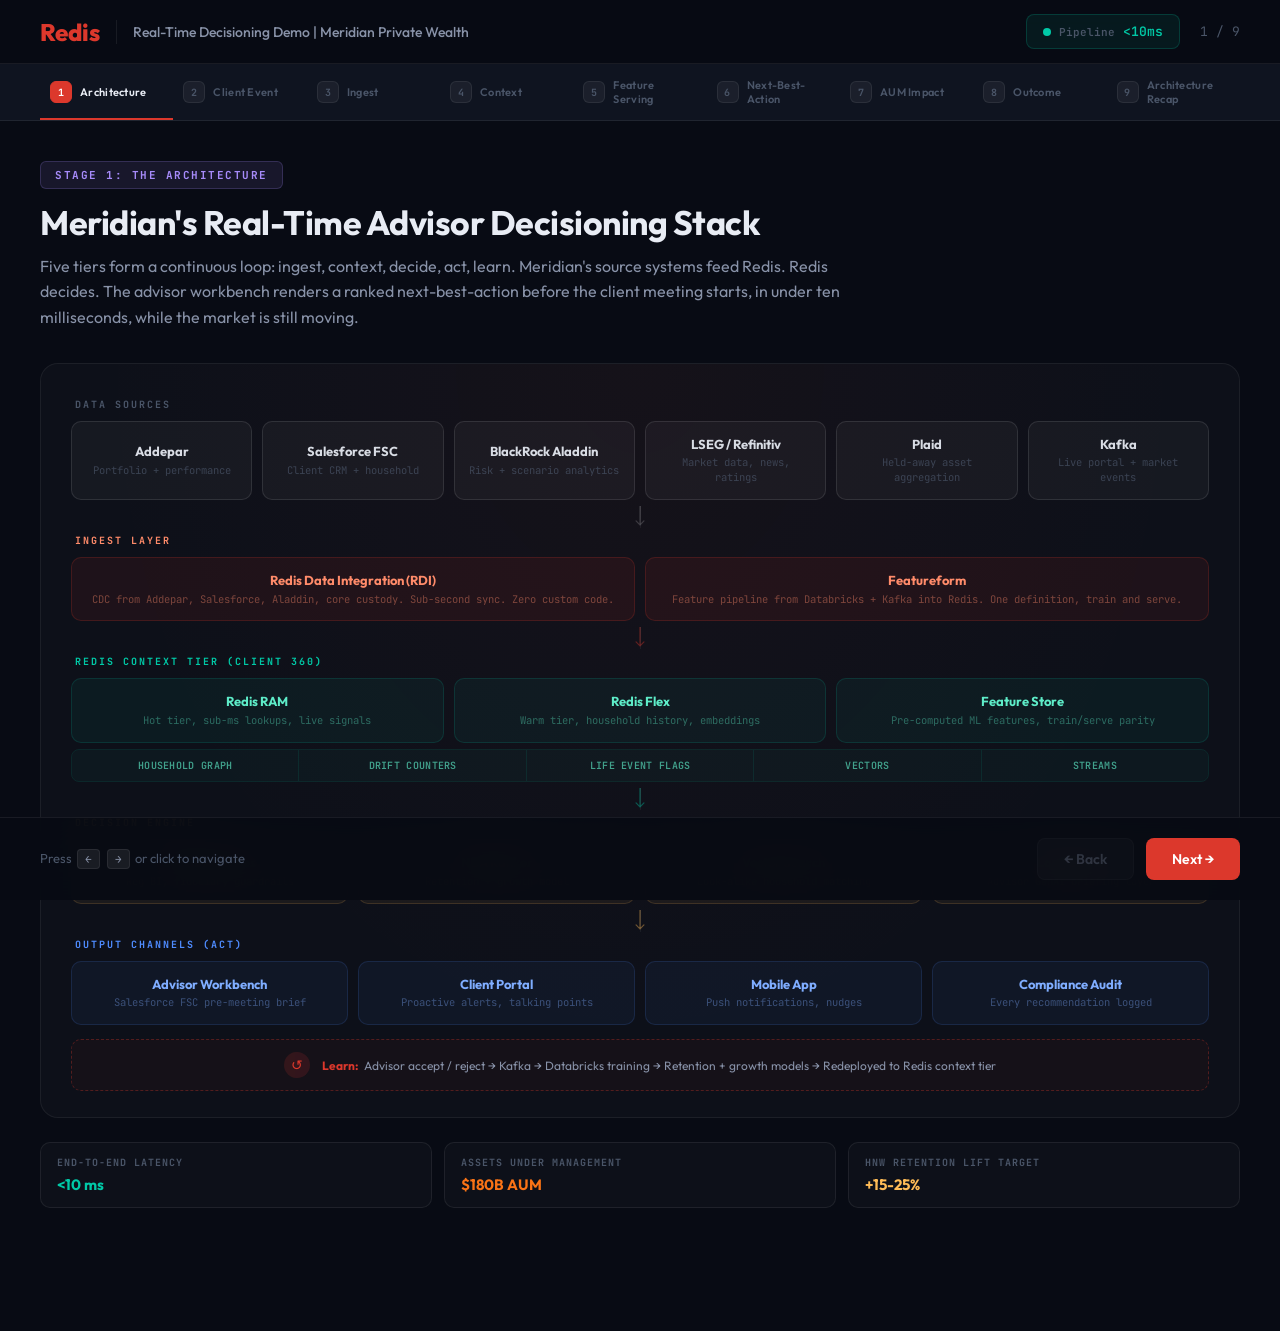
<file: meridian/index.html>
<!DOCTYPE html>
<html lang="en">
<head>
<meta charset="UTF-8">
<meta name="viewport" content="width=device-width, initial-scale=1.0">
<title>Redis Real-Time Decisioning Demo | Meridian Private Wealth</title>
<link rel="preconnect" href="https://fonts.googleapis.com">
<link href="https://fonts.googleapis.com/css2?family=JetBrains+Mono:wght@400;500;600;700&family=Outfit:wght@300;400;500;600;700;800&display=swap" rel="stylesheet">
<style>
:root {
  --red:#DC382C;--teal:#00C9A7;--blue:#4F8CFF;--amber:#FFBC57;--purple:#A78BFA;
  --mer-navy:#0B2545;--mer-gold:#C9A14A;
  --bg:#080B14;--bg2:#0F1420;--bg3:#161C2A;--border:rgba(255,255,255,.07);
  --text:#E8ECF4;--text2:#8892A8;--text3:#4A5568;
  --mono:'JetBrains Mono',monospace;--sans:'Outfit',sans-serif;
  --orange:#F97316;
}
*{margin:0;padding:0;box-sizing:border-box}
body{font-family:var(--sans);background:var(--bg);color:var(--text);overflow-x:hidden;min-height:100vh}
.topbar{display:flex;align-items:center;justify-content:space-between;padding:14px 40px;border-bottom:1px solid var(--border);background:rgba(8,11,20,.95);backdrop-filter:blur(20px);position:sticky;top:0;z-index:50}
.topbar-left{display:flex;align-items:center;gap:16px}
.redis-logo{font-size:24px;font-weight:800;color:var(--red)}
.topbar-divider{width:1px;height:24px;background:var(--border)}
.topbar-title{font-size:14px;color:var(--text2);font-weight:500}
.topbar-right{display:flex;align-items:center;gap:20px}
.latency-display{display:flex;align-items:center;gap:8px;padding:8px 16px;border-radius:8px;background:rgba(0,201,167,.08);border:1px solid rgba(0,201,167,.2);font-family:var(--mono);font-size:13px;font-weight:600}
.latency-dot{width:8px;height:8px;border-radius:50%;background:var(--teal);animation:blink 1.5s infinite}
@keyframes blink{0%,100%{opacity:1}50%{opacity:.3}}
.latency-value{color:var(--teal)}
.latency-label{color:var(--text3);font-size:11px}
.stage-counter{font-size:13px;color:var(--text3);font-family:var(--mono)}
.progress-track{display:flex;gap:0;padding:0 40px;background:var(--bg2);border-bottom:1px solid var(--border);overflow-x:auto}
.progress-step{flex:1;min-width:110px;padding:14px 10px;display:flex;align-items:center;gap:8px;font-size:11px;font-weight:600;color:var(--text3);letter-spacing:.3px;position:relative;transition:all .4s;cursor:pointer}
.progress-step::after{content:'';position:absolute;bottom:0;left:0;right:0;height:2px;background:var(--red);transform:scaleX(0);transition:transform .5s cubic-bezier(.4,0,.2,1)}
.progress-step.active{color:var(--text)}.progress-step.active::after{transform:scaleX(1)}
.progress-step.done{color:var(--teal)}.progress-step.done::after{transform:scaleX(1);background:var(--teal)}
.step-num{width:22px;height:22px;border-radius:6px;display:flex;align-items:center;justify-content:center;font-size:10px;font-weight:700;background:rgba(255,255,255,.05);border:1px solid var(--border);transition:all .4s;font-family:var(--mono);flex-shrink:0}
.progress-step.active .step-num{background:var(--red);border-color:var(--red);color:#fff}
.progress-step.done .step-num{background:var(--teal);border-color:var(--teal);color:#fff}
.stage-viewport{min-height:calc(100vh - 120px);display:flex;flex-direction:column;padding:40px}
.stage-content{display:none;flex:1;animation:fadeUp .6s cubic-bezier(.4,0,.2,1) forwards}
.stage-content.active{display:flex;flex-direction:column}
@keyframes fadeUp{from{opacity:0;transform:translateY(20px)}to{opacity:1;transform:translateY(0)}}
.stage-header{margin-bottom:32px}
.stage-badge{display:inline-flex;align-items:center;gap:8px;padding:6px 14px;border-radius:6px;font-size:11px;font-weight:700;letter-spacing:1.5px;text-transform:uppercase;margin-bottom:14px;font-family:var(--mono)}
.badge-arch{background:rgba(167,139,250,.1);color:var(--purple);border:1px solid rgba(167,139,250,.2)}
.badge-trigger{background:rgba(249,115,22,.1);color:var(--orange);border:1px solid rgba(249,115,22,.2)}
.badge-ingest{background:rgba(220,56,44,.1);color:var(--red);border:1px solid rgba(220,56,44,.2)}
.badge-context{background:rgba(0,201,167,.1);color:var(--teal);border:1px solid rgba(0,201,167,.2)}
.badge-features{background:rgba(79,140,255,.1);color:var(--blue);border:1px solid rgba(79,140,255,.2)}
.badge-ranking{background:rgba(79,140,255,.1);color:var(--blue);border:1px solid rgba(79,140,255,.2)}
.badge-revenue{background:rgba(255,188,87,.1);color:var(--amber);border:1px solid rgba(255,188,87,.2)}
.badge-outcome{background:rgba(167,139,250,.1);color:var(--purple);border:1px solid rgba(167,139,250,.2)}
.stage-title{font-size:34px;font-weight:700;line-height:1.2;letter-spacing:-.5px;margin-bottom:10px}
.stage-subtitle{font-size:16px;color:var(--text2);line-height:1.6;max-width:820px}
.component-tag{display:inline-flex;align-items:center;gap:6px;padding:4px 12px;border-radius:5px;font-size:12px;font-weight:600;font-family:var(--mono);background:rgba(220,56,44,.1);color:var(--red);border:1px solid rgba(220,56,44,.15);margin-right:8px;margin-top:12px}
.viz-area{flex:1;display:flex;gap:24px;align-items:stretch}
.viz-panel{flex:1;border-radius:14px;background:var(--bg2);border:1px solid var(--border);padding:26px;position:relative;overflow:hidden}
.viz-panel::before{content:'';position:absolute;top:0;left:0;right:0;bottom:0;background:radial-gradient(ellipse at 50% 0%,rgba(220,56,44,.03) 0%,transparent 70%);pointer-events:none}
.viz-panel-title{font-size:12px;font-weight:700;letter-spacing:1.5px;text-transform:uppercase;color:var(--text3);margin-bottom:18px;font-family:var(--mono)}
.data-rows{display:flex;flex-direction:column;gap:9px}
.data-row{display:flex;align-items:center;justify-content:space-between;padding:11px 15px;border-radius:8px;background:rgba(255,255,255,.025);border:1px solid var(--border);animation:slideIn .5s cubic-bezier(.4,0,.2,1) forwards;opacity:0;gap:12px}
.data-row:nth-child(1){animation-delay:.1s}.data-row:nth-child(2){animation-delay:.18s}.data-row:nth-child(3){animation-delay:.26s}.data-row:nth-child(4){animation-delay:.34s}.data-row:nth-child(5){animation-delay:.42s}.data-row:nth-child(6){animation-delay:.5s}.data-row:nth-child(7){animation-delay:.58s}
@keyframes slideIn{from{opacity:0;transform:translateX(-12px)}to{opacity:1;transform:translateX(0)}}
.data-label{font-size:13px;color:var(--text2);font-weight:500}
.data-value{font-size:12px;font-weight:600;color:var(--text);font-family:var(--mono);text-align:right}
.data-value.red{color:var(--red)}.data-value.teal{color:var(--teal)}.data-value.amber{color:var(--amber)}.data-value.blue{color:var(--blue)}.data-value.orange{color:var(--orange)}.data-value.purple{color:var(--purple)}.data-value.gold{color:var(--mer-gold)}
.flow-container{display:flex;flex-direction:column;gap:12px}
.flow-item{display:flex;align-items:center;gap:14px;padding:13px 16px;border-radius:10px;background:rgba(255,255,255,.025);border:1px solid var(--border);opacity:0;animation:flowIn .6s forwards}
.flow-item:nth-child(1){animation-delay:.08s}.flow-item:nth-child(2){animation-delay:.16s}.flow-item:nth-child(3){animation-delay:.24s}.flow-item:nth-child(4){animation-delay:.32s}.flow-item:nth-child(5){animation-delay:.4s}.flow-item:nth-child(6){animation-delay:.48s}.flow-item:nth-child(7){animation-delay:.56s}
@keyframes flowIn{from{opacity:0;transform:translateY(10px)}to{opacity:1;transform:translateY(0)}}
.flow-icon{width:46px;height:42px;border-radius:8px;display:flex;align-items:center;justify-content:center;font-size:10px;font-weight:800;flex-shrink:0;font-family:var(--mono);letter-spacing:-.5px;text-align:center;line-height:1}
.flow-source{font-size:13px;font-weight:700}.flow-detail{font-size:11px;color:var(--text3);margin-top:2px}
.flow-arrow{color:var(--red);font-size:16px;margin-left:auto;animation:pulseArrow 1.5s infinite}
@keyframes pulseArrow{0%,100%{opacity:1;transform:translateX(0)}50%{opacity:.5;transform:translateX(4px)}}
.risk-bar{display:flex;height:8px;border-radius:4px;overflow:hidden;margin-top:6px;margin-bottom:4px}
.risk-bar div{height:100%}
.risk-label{display:flex;justify-content:space-between;font-size:10px;color:var(--text3);font-family:var(--mono)}
.client-card{display:flex;align-items:center;gap:18px;padding:18px 22px;border-radius:12px;background:rgba(255,255,255,.03);border:1px solid var(--border);margin-bottom:20px;animation:fadeUp .6s forwards}
.client-avatar{width:52px;height:52px;border-radius:12px;background:linear-gradient(135deg,var(--mer-navy),#1B3F6B);display:flex;align-items:center;justify-content:center;font-size:18px;font-weight:700;color:var(--mer-gold);flex-shrink:0;border:1px solid rgba(201,161,74,.3)}
.client-name{font-size:17px;font-weight:700}.client-detail{font-size:12px;color:var(--text2);margin-top:2px}
.client-badge{margin-left:auto;padding:5px 12px;border-radius:5px;font-size:11px;font-weight:700;font-family:var(--mono);background:rgba(249,115,22,.12);color:var(--orange);border:1px solid rgba(249,115,22,.2)}
.signal-grid{display:grid;grid-template-columns:repeat(3,1fr);gap:14px}
.signal-card{border-radius:12px;padding:18px;background:rgba(255,255,255,.025);border:1px solid var(--border);opacity:0;animation:offerPop .5s forwards;transition:all .3s}
.signal-card:nth-child(1){animation-delay:.15s}.signal-card:nth-child(2){animation-delay:.3s}.signal-card:nth-child(3){animation-delay:.45s}
@keyframes offerPop{from{opacity:0;transform:scale(.96)}to{opacity:1;transform:scale(1)}}
.signal-card.winner{border-color:var(--teal);background:rgba(0,201,167,.05);box-shadow:0 0 24px rgba(0,201,167,.08)}
.signal-rank{font-family:var(--mono);font-size:10px;font-weight:700;color:var(--text3);margin-bottom:8px;letter-spacing:1px;text-transform:uppercase}
.signal-card.winner .signal-rank{color:var(--teal)}
.signal-title{font-size:15px;font-weight:700;margin-bottom:4px}
.signal-meta{font-size:11px;color:var(--text3);margin-bottom:12px}
.signal-source{display:inline-block;padding:3px 8px;border-radius:4px;font-size:10px;font-weight:700;font-family:var(--mono);margin-bottom:10px}
.src-addepar{background:rgba(79,140,255,.15);color:var(--blue)}
.src-aladdin{background:rgba(167,139,250,.15);color:var(--purple)}
.src-plaid{background:rgba(0,201,167,.15);color:var(--teal)}
.src-crm{background:rgba(255,188,87,.15);color:var(--amber)}
.src-market{background:rgba(220,56,44,.15);color:var(--red)}
.score-bar{height:5px;border-radius:3px;background:rgba(255,255,255,.06);overflow:hidden;margin-top:8px}
.score-fill{height:100%;border-radius:3px;animation:scoreFill 1s cubic-bezier(.4,0,.2,1) forwards;animation-delay:.7s;width:0}
@keyframes scoreFill{to{width:var(--score)}}
.score-label{display:flex;justify-content:space-between;margin-top:6px;font-size:10px;font-family:var(--mono);color:var(--text3)}
.rev-compare{display:grid;grid-template-columns:1fr auto 1fr;gap:20px;align-items:center;margin-top:16px}
.rev-card{padding:22px;border-radius:12px;text-align:center}
.rev-card.before{background:rgba(255,255,255,.03);border:1px solid var(--border)}
.rev-card.after{background:rgba(0,201,167,.05);border:1px solid rgba(0,201,167,.2)}
.rev-value{font-family:var(--mono);font-size:32px;font-weight:700;line-height:1;margin-bottom:6px}
.rev-label{font-size:12px;color:var(--text3)}
.rev-arrow{font-size:28px;color:var(--teal);animation:pulseArrow 1.5s infinite}
.arch-wrap{flex:1;display:flex;flex-direction:column;gap:18px}
.arch-frame{flex:1;background:rgba(255,255,255,.025);border:1px solid rgba(255,255,255,.06);border-radius:18px;padding:34px 30px 26px;position:relative;overflow:hidden}
.arch-frame::before{content:'';position:absolute;inset:0;background:radial-gradient(ellipse at 50% 0%,rgba(220,56,44,.04),transparent 65%);pointer-events:none}
.arch-tier{position:relative;z-index:2}
.arch-tier-label{font-family:var(--mono);font-size:10px;font-weight:700;letter-spacing:2px;text-transform:uppercase;margin-bottom:10px;padding-left:4px}
.arch-tier-row{display:flex;gap:10px;align-items:stretch;flex-wrap:wrap}
.arch-node{flex:1;border-radius:10px;padding:14px 14px;text-align:center;border:1px solid;min-height:64px;display:flex;flex-direction:column;justify-content:center;min-width:120px;transition:all .25s}
.arch-node:hover{transform:translateY(-2px)}
.arch-node h4{font-size:13px;font-weight:700;margin-bottom:3px;line-height:1.3}
.arch-node p{font-size:10.5px;line-height:1.4;opacity:.7;font-family:var(--mono)}
.tier-source .arch-tier-label{color:var(--text3)}
.tier-source .arch-node{background:rgba(255,255,255,.04);border-color:rgba(255,255,255,.1)}
.tier-source .arch-node:hover{border-color:rgba(255,255,255,.25)}
.tier-source .arch-node h4{color:#D8DCE4}
.tier-source .arch-node p{color:var(--text3)}
.tier-ingest .arch-tier-label{color:#FF8B6A}
.tier-ingest .arch-node{background:rgba(220,56,44,.08);border-color:rgba(220,56,44,.2)}
.tier-ingest .arch-node:hover{border-color:rgba(220,56,44,.5);background:rgba(220,56,44,.12)}
.tier-ingest .arch-node h4{color:#FF8B6A}
.tier-ingest .arch-node p{color:rgba(255,139,106,.6)}
.tier-context .arch-tier-label{color:var(--teal)}
.tier-context .arch-node{background:rgba(0,201,167,.06);border-color:rgba(0,201,167,.15)}
.tier-context .arch-node:hover{border-color:rgba(0,201,167,.4);background:rgba(0,201,167,.1)}
.tier-context .arch-node h4{color:#5EECC8}
.tier-context .arch-node p{color:rgba(94,236,200,.55)}
.tier-decide .arch-tier-label{color:var(--amber)}
.tier-decide .arch-node{background:rgba(255,188,87,.06);border-color:rgba(255,188,87,.15)}
.tier-decide .arch-node:hover{border-color:rgba(255,188,87,.4);background:rgba(255,188,87,.1)}
.tier-decide .arch-node h4{color:var(--amber)}
.tier-decide .arch-node p{color:rgba(255,188,87,.55)}
.tier-act .arch-tier-label{color:var(--blue)}
.tier-act .arch-node{background:rgba(79,140,255,.06);border-color:rgba(79,140,255,.15)}
.tier-act .arch-node:hover{border-color:rgba(79,140,255,.4);background:rgba(79,140,255,.1)}
.tier-act .arch-node h4{color:#7FADFF}
.tier-act .arch-node p{color:rgba(127,173,255,.55)}
.arch-flow-arrow{display:flex;align-items:center;justify-content:center;height:22px;position:relative;margin:6px 0}
.arch-flow-arrow::before{content:'';width:1px;height:100%;background:linear-gradient(to bottom,rgba(255,255,255,.1),rgba(255,255,255,.05))}
.arch-flow-arrow svg{position:absolute;top:50%;left:50%;transform:translate(-50%,-50%)}
.arch-data-strip{display:flex;gap:0;margin-top:6px;border-radius:8px;overflow:hidden;border:1px solid rgba(0,201,167,.12)}
.arch-data-chip{flex:1;padding:9px 8px;text-align:center;font-size:10px;font-weight:600;color:rgba(94,236,200,.65);background:rgba(0,201,167,.04);border-right:1px solid rgba(0,201,167,.1);font-family:var(--mono);letter-spacing:.3px;text-transform:uppercase}
.arch-data-chip:last-child{border-right:none}
.arch-feedback{margin-top:14px;padding:12px 18px;border-radius:10px;border:1px dashed rgba(220,56,44,.3);background:rgba(220,56,44,.04);display:flex;align-items:center;justify-content:center;gap:12px;font-size:12px;color:var(--text2)}
.arch-feedback-icon{width:26px;height:26px;border-radius:50%;background:rgba(220,56,44,.15);display:flex;align-items:center;justify-content:center;font-size:14px;color:var(--red);flex-shrink:0}
.arch-callouts{display:grid;grid-template-columns:repeat(3,1fr);gap:12px;margin-top:6px}
.arch-callout{padding:13px 16px;border-radius:10px;background:rgba(255,255,255,.025);border:1px solid var(--border)}
.arch-callout-label{font-family:var(--mono);font-size:10px;font-weight:700;letter-spacing:1px;text-transform:uppercase;color:var(--text3);margin-bottom:6px}
.arch-callout-value{font-size:15px;font-weight:700;color:var(--text)}
.arch-callout-value.teal{color:var(--teal)}
.arch-callout-value.orange{color:var(--orange)}
.arch-callout-value.amber{color:var(--amber)}
.arch-callout-value.red{color:var(--red)}
.feat-grid{display:grid;grid-template-columns:repeat(2,1fr);gap:14px}
.feat-card{padding:16px 18px;border-radius:10px;background:rgba(255,255,255,.025);border:1px solid var(--border);opacity:0;animation:offerPop .5s forwards}
.feat-card:nth-child(1){animation-delay:.1s}.feat-card:nth-child(2){animation-delay:.2s}.feat-card:nth-child(3){animation-delay:.3s}.feat-card:nth-child(4){animation-delay:.4s}.feat-card:nth-child(5){animation-delay:.5s}.feat-card:nth-child(6){animation-delay:.6s}
.feat-name{font-family:var(--mono);font-size:11px;font-weight:700;color:var(--blue);margin-bottom:4px;letter-spacing:.5px}
.feat-desc{font-size:11px;color:var(--text3);margin-bottom:8px;line-height:1.45}
.feat-value-row{display:flex;align-items:center;justify-content:space-between;padding-top:8px;border-top:1px solid var(--border)}
.feat-value{font-family:var(--mono);font-size:12px;font-weight:700;color:var(--text)}
.feat-latency{font-family:var(--mono);font-size:10px;color:var(--teal)}
.app-screen{background:#F5F3EE;border-radius:14px;border:2px solid #333;overflow:hidden;position:relative;color:#1A1A1A}
.app-screen.generic{border-color:rgba(255,255,255,.15)}
.app-screen.personalized{border-color:rgba(0,201,167,.4)}
.app-header{padding:18px 24px;background:var(--mer-navy);display:flex;align-items:center;justify-content:space-between}
.app-brand{color:var(--mer-gold);font-size:14px;font-weight:800;letter-spacing:1px}
.app-step{color:rgba(255,255,255,.7);font-size:11px;font-family:var(--mono)}
.app-body{padding:22px}
.app-client{display:flex;align-items:center;gap:14px;padding-bottom:16px;border-bottom:1px solid #E5E0D3;margin-bottom:16px}
.app-avatar-sm{width:44px;height:44px;border-radius:10px;background:linear-gradient(135deg,var(--mer-navy),#1B3F6B);color:var(--mer-gold);display:flex;align-items:center;justify-content:center;font-size:14px;font-weight:700;border:1px solid rgba(201,161,74,.4)}
.app-client-name{font-size:14px;font-weight:700;color:#1A1A1A}
.app-client-info{font-size:11px;color:#6B6355;margin-top:2px;font-family:var(--mono)}
.nba-block{padding:14px;border-radius:10px;margin-bottom:10px;border:1px solid #D6D0BF;background:#FAF8F2}
.nba-block.hero{border:2px solid var(--mer-gold);background:#FFFBED}
.nba-label{font-size:9px;font-weight:800;letter-spacing:1.5px;text-transform:uppercase;color:#8C6E20;margin-bottom:6px;font-family:var(--mono)}
.nba-title{font-size:13px;font-weight:700;color:#0B2545;margin-bottom:4px}
.nba-detail{font-size:11px;color:#4A5568;line-height:1.5}
.generic-row{padding:12px;border-radius:8px;margin-bottom:8px;background:#EDE9DD;border:1px solid #D6D0BF}
.generic-row-label{font-size:10px;color:#8C8270;font-family:var(--mono);text-transform:uppercase;letter-spacing:1px;margin-bottom:4px}
.generic-row-val{font-size:12px;color:#4A5568}
.outcome-split{display:grid;grid-template-columns:1fr 1fr;gap:20px;flex:1}
.outcome-col{display:flex;flex-direction:column;gap:12px}
.outcome-header{padding:10px 16px;border-radius:8px;font-size:12px;font-weight:700;text-transform:uppercase;letter-spacing:1.5px;font-family:var(--mono);text-align:center}
.outcome-header.generic{background:rgba(255,255,255,.04);color:var(--text3);border:1px solid var(--border)}
.outcome-header.personalized{background:rgba(0,201,167,.08);color:var(--teal);border:1px solid rgba(0,201,167,.2)}
.outcome-metrics{display:flex;gap:12px;padding:14px;border-radius:10px}
.outcome-metrics.generic-m{background:rgba(255,255,255,.03);border:1px solid var(--border)}
.outcome-metrics.personalized-m{background:rgba(0,201,167,.05);border:1px solid rgba(0,201,167,.15)}
.outcome-metric{flex:1;text-align:center}
.outcome-metric-value{font-family:var(--mono);font-size:20px;font-weight:700;line-height:1}
.generic-m .outcome-metric-value{color:var(--text3)}
.personalized-m .outcome-metric-value{color:var(--teal)}
.outcome-metric-label{font-size:10px;color:var(--text3);margin-top:4px}
.nav-bar{display:flex;justify-content:space-between;align-items:center;padding:20px 40px;border-top:1px solid var(--border);background:rgba(8,11,20,.95);backdrop-filter:blur(20px);position:sticky;bottom:0;z-index:50}
.nav-hint{font-size:13px;color:var(--text3)}
.nav-hint kbd{display:inline-block;padding:2px 7px;border-radius:4px;background:rgba(255,255,255,.07);border:1px solid var(--border);font-family:var(--mono);font-size:11px;color:var(--text2);margin:0 2px}
.nav-buttons{display:flex;gap:12px}
.nav-btn{padding:11px 26px;border-radius:8px;font-size:14px;font-weight:600;cursor:pointer;transition:all .2s;border:none;font-family:var(--sans)}
.nav-btn.back{background:rgba(255,255,255,.06);color:var(--text2);border:1px solid var(--border)}
.nav-btn.back:hover{background:rgba(255,255,255,.1);color:var(--text)}
.nav-btn.next{background:var(--red);color:#fff}
.nav-btn.next:hover{background:#c0302a;transform:translateY(-1px)}
.nav-btn:disabled{opacity:.3;cursor:not-allowed;transform:none}
.nav-btn.restart{background:var(--teal);color:#fff}
.nav-btn.restart:hover{background:#00a88b}
@media(max-width:900px){.topbar,.progress-track,.stage-viewport,.nav-bar{padding-left:16px;padding-right:16px}.stage-title{font-size:26px}.viz-area{flex-direction:column}.outcome-split{grid-template-columns:1fr}.signal-grid{grid-template-columns:1fr}.feat-grid{grid-template-columns:1fr}.arch-callouts{grid-template-columns:1fr}.progress-step span{display:none}}
</style>
</head>
<body>
<div class="topbar"><div class="topbar-left"><div class="redis-logo">Redis</div><div class="topbar-divider"></div><div class="topbar-title">Real-Time Decisioning Demo | Meridian Private Wealth</div></div><div class="topbar-right"><div class="latency-display"><div class="latency-dot"></div><span class="latency-label">Pipeline</span><span class="latency-value" id="globalLatency">--</span></div><div class="stage-counter" id="stageCounter">1 / 9</div></div></div>
<div class="progress-track" id="progressTrack">
<div class="progress-step active" data-step="0"><div class="step-num">1</div><span>Architecture</span></div>
<div class="progress-step" data-step="1"><div class="step-num">2</div><span>Client Event</span></div>
<div class="progress-step" data-step="2"><div class="step-num">3</div><span>Ingest</span></div>
<div class="progress-step" data-step="3"><div class="step-num">4</div><span>Context</span></div>
<div class="progress-step" data-step="4"><div class="step-num">5</div><span>Feature Serving</span></div>
<div class="progress-step" data-step="5"><div class="step-num">6</div><span>Next-Best-Action</span></div>
<div class="progress-step" data-step="6"><div class="step-num">7</div><span>AUM Impact</span></div>
<div class="progress-step" data-step="7"><div class="step-num">8</div><span>Outcome</span></div>
<div class="progress-step" data-step="8"><div class="step-num">9</div><span>Architecture Recap</span></div>
</div>

<div class="stage-viewport">

<!-- STAGE 1: ARCHITECTURE -->
<div class="stage-content active" id="stage0">
<div class="stage-header"><div class="stage-badge badge-arch">Stage 1: The Architecture</div><div class="stage-title">Meridian's Real-Time Advisor Decisioning Stack</div><div class="stage-subtitle">Five tiers form a continuous loop: ingest, context, decide, act, learn. Meridian's source systems feed Redis. Redis decides. The advisor workbench renders a ranked next-best-action before the client meeting starts, in under ten milliseconds, while the market is still moving.</div></div>
<div class="arch-wrap">
<div class="arch-frame">

<div class="arch-tier tier-source"><div class="arch-tier-label">Data Sources</div>
<div class="arch-tier-row">
<div class="arch-node"><h4>Addepar</h4><p>Portfolio + performance</p></div>
<div class="arch-node"><h4>Salesforce FSC</h4><p>Client CRM + household</p></div>
<div class="arch-node"><h4>BlackRock Aladdin</h4><p>Risk + scenario analytics</p></div>
<div class="arch-node"><h4>LSEG / Refinitiv</h4><p>Market data, news, ratings</p></div>
<div class="arch-node"><h4>Plaid</h4><p>Held-away asset aggregation</p></div>
<div class="arch-node"><h4>Kafka</h4><p>Live portal + market events</p></div>
</div></div>

<div class="arch-flow-arrow"><svg width="16" height="22" viewBox="0 0 16 28"><path d="M8 0V24M3 19L8 24L13 19" stroke="rgba(255,255,255,.18)" stroke-width="1.5" fill="none" stroke-linecap="round"/></svg></div>

<div class="arch-tier tier-ingest"><div class="arch-tier-label">Ingest Layer</div>
<div class="arch-tier-row">
<div class="arch-node" style="flex:2"><h4>Redis Data Integration (RDI)</h4><p>CDC from Addepar, Salesforce, Aladdin, core custody. Sub-second sync. Zero custom code.</p></div>
<div class="arch-node" style="flex:2"><h4>Featureform</h4><p>Feature pipeline from Databricks + Kafka into Redis. One definition, train and serve.</p></div>
</div></div>

<div class="arch-flow-arrow"><svg width="16" height="22" viewBox="0 0 16 28"><path d="M8 0V24M3 19L8 24L13 19" stroke="rgba(220,56,44,.4)" stroke-width="1.5" fill="none" stroke-linecap="round"/></svg></div>

<div class="arch-tier tier-context"><div class="arch-tier-label">Redis Context Tier (Client 360)</div>
<div class="arch-tier-row">
<div class="arch-node"><h4>Redis RAM</h4><p>Hot tier, sub-ms lookups, live signals</p></div>
<div class="arch-node"><h4>Redis Flex</h4><p>Warm tier, household history, embeddings</p></div>
<div class="arch-node"><h4>Feature Store</h4><p>Pre-computed ML features, train/serve parity</p></div>
</div>
<div class="arch-data-strip">
<div class="arch-data-chip">Household Graph</div>
<div class="arch-data-chip">Drift Counters</div>
<div class="arch-data-chip">Life Event Flags</div>
<div class="arch-data-chip">Vectors</div>
<div class="arch-data-chip">Streams</div>
</div></div>

<div class="arch-flow-arrow"><svg width="16" height="22" viewBox="0 0 16 28"><path d="M8 0V24M3 19L8 24L13 19" stroke="rgba(0,201,167,.4)" stroke-width="1.5" fill="none" stroke-linecap="round"/></svg></div>

<div class="arch-tier tier-decide"><div class="arch-tier-label">Decision Engine</div>
<div class="arch-tier-row">
<div class="arch-node"><h4>Suitability Rules</h4><p>Reg BI, fiduciary guardrails</p></div>
<div class="arch-node"><h4>NBA Ranker</h4><p>Retention + growth model</p></div>
<div class="arch-node"><h4>Vector Search</h4><p>Look-alike household matching</p></div>
<div class="arch-node"><h4>LangCache</h4><p>Advisor GenAI briefing layer</p></div>
</div></div>

<div class="arch-flow-arrow"><svg width="16" height="22" viewBox="0 0 16 28"><path d="M8 0V24M3 19L8 24L13 19" stroke="rgba(255,188,87,.4)" stroke-width="1.5" fill="none" stroke-linecap="round"/></svg></div>

<div class="arch-tier tier-act"><div class="arch-tier-label">Output Channels (Act)</div>
<div class="arch-tier-row">
<div class="arch-node"><h4>Advisor Workbench</h4><p>Salesforce FSC pre-meeting brief</p></div>
<div class="arch-node"><h4>Client Portal</h4><p>Proactive alerts, talking points</p></div>
<div class="arch-node"><h4>Mobile App</h4><p>Push notifications, nudges</p></div>
<div class="arch-node"><h4>Compliance Audit</h4><p>Every recommendation logged</p></div>
</div></div>

<div class="arch-feedback"><div class="arch-feedback-icon">&#x21BA;</div><span><strong style="color:var(--red)">Learn:</strong>&nbsp; Advisor accept / reject &rarr; Kafka &rarr; Databricks training &rarr; Retention + growth models &rarr; Redeployed to Redis context tier</span></div>

</div>
<div class="arch-callouts">
<div class="arch-callout"><div class="arch-callout-label">End-to-End Latency</div><div class="arch-callout-value teal">&lt;10 ms</div></div>
<div class="arch-callout"><div class="arch-callout-label">Assets Under Management</div><div class="arch-callout-value orange">$180B AUM</div></div>
<div class="arch-callout"><div class="arch-callout-label">HNW Retention Lift Target</div><div class="arch-callout-value amber">+15-25%</div></div>
</div>
</div>
</div>

<!-- STAGE 2: CLIENT EVENT -->
<div class="stage-content" id="stage1">
<div class="stage-header"><div class="stage-badge badge-trigger">Stage 2: Client Event</div><div class="stage-title">Elena Petrov logs into the client portal at 7:42 AM</div><div class="stage-subtitle">The S&amp;P is down 3.1% pre-market on geopolitical news. A $4.2M HNW client at Meridian opens the portal for the third time in 48 hours, heads straight to the Performance tab, and dwells for 90 seconds. Her advisor's 9:00 AM meeting with her is already on the calendar. Meridian has the window between now and that meeting to decide what the advisor walks in with.</div></div>
<div class="viz-area">
<div class="viz-panel" style="flex:2"><div class="viz-panel-title">Inbound Client Event</div>
<div class="client-card"><div class="client-avatar">EP</div><div><div class="client-name">Elena Petrov</div><div class="client-detail">$4.2M AUM | Goal: retirement + legacy | Advisor: J. Thornton | 9:00 AM meeting today</div></div><div class="client-badge">AT-RISK SIGNAL</div></div>
<div class="data-rows">
<div class="data-row"><span class="data-label">Event</span><span class="data-value">portal_session_start</span></div>
<div class="data-row"><span class="data-label">Channel</span><span class="data-value">Web portal (desktop)</span></div>
<div class="data-row"><span class="data-label">Session time</span><span class="data-value orange">7:42 AM ET (pre-market)</span></div>
<div class="data-row"><span class="data-label">Market context</span><span class="data-value red">S&amp;P 500 -3.1% pre-market</span></div>
<div class="data-row"><span class="data-label">Session #3 in 48 hours</span><span class="data-value orange">Unusual for this client</span></div>
<div class="data-row"><span class="data-label">Page path</span><span class="data-value">Home &rarr; Performance &rarr; Holdings</span></div>
<div class="data-row"><span class="data-label">Dwell time on Performance</span><span class="data-value red">90 seconds (avg: 12s)</span></div>
</div></div>
<div class="viz-panel"><div class="viz-panel-title">Why This Moment Matters</div>
<div style="display:flex;flex-direction:column;gap:16px;margin-top:4px">
<div style="font-size:13px;color:var(--text2);line-height:1.6">Elena is a <strong style="color:var(--mer-gold)">tier-one private client</strong>. $4.2M AUM, 11-year tenure, referred two other households worth $6.8M combined. The kind of client Meridian cannot afford to lose.</div>
<div style="font-size:13px;color:var(--text2);line-height:1.6">HNW churn is almost never a surprise trade. It is <strong style="color:var(--teal)">months of behavioral drift</strong>: more logins, longer dwells on Performance, held-away balances growing, meeting cancellations. By the time the ACAT request arrives, the decision was made weeks ago.</div>
<div style="padding:14px;border-radius:8px;background:rgba(220,56,44,.06);border:1px solid rgba(220,56,44,.12);font-size:12px;color:var(--text2);line-height:1.6"><strong style="color:var(--red)">The cost of getting this wrong:</strong> Industry HNW attrition runs 5-8% annually. One lost $4.2M household is roughly $42K in lost revenue per year, compounded across a 20-year relationship. Meridian loses $840K in projected fees plus the referral network behind her.</div>
<div style="padding:14px;border-radius:8px;background:rgba(255,255,255,.03);border:1px solid var(--border);font-size:12px;color:var(--text2);line-height:1.6"><strong style="color:var(--text3)">Without Redis:</strong> Addepar holds the portfolio. Salesforce holds the meeting notes. Aladdin holds the risk model. Plaid holds the held-away balances. By the time the advisor stitches them together, the meeting is over and the moment is gone.</div>
</div></div>
</div></div>

<!-- STAGE 3: INGEST -->
<div class="stage-content" id="stage2">
<div class="stage-header"><div class="stage-badge badge-ingest">Stage 3: Ingest</div><div class="stage-title">Meridian's data sources flow into Redis</div><div class="stage-subtitle">RDI and Featureform continuously sync from Addepar, Salesforce Financial Services Cloud, Aladdin, Plaid, Refinitiv, and Kafka into a unified low-latency layer. The systems Meridian's advisors already work in stay exactly where they are. Redis sits on top as the serving tier.</div><span class="component-tag">Redis Data Integration (RDI)</span><span class="component-tag">Featureform</span></div>
<div class="viz-area">
<div class="viz-panel" style="flex:2"><div class="viz-panel-title">Source Systems &rarr; Redis</div>
<div class="flow-container">
<div class="flow-item"><div class="flow-icon" style="background:rgba(79,140,255,.12);color:var(--blue)">ADDE<br>PAR</div><div><div class="flow-source">Addepar &middot; Portfolio + Performance</div><div class="flow-detail">Positions | Performance attribution | Multi-custodian roll-up | Private holdings</div></div><div class="flow-arrow">&rarr;</div></div>
<div class="flow-item"><div class="flow-icon" style="background:rgba(0,153,255,.15);color:#1E9CFF">SF<br>FSC</div><div><div class="flow-source">Salesforce Financial Services Cloud</div><div class="flow-detail">Household structure | Goals | Meeting history | Service cases | Referral graph</div></div><div class="flow-arrow">&rarr;</div></div>
<div class="flow-item"><div class="flow-icon" style="background:rgba(167,139,250,.12);color:var(--purple)">ALAD<br>DIN</div><div><div class="flow-source">BlackRock Aladdin &middot; Risk</div><div class="flow-detail">Portfolio risk decomposition | Scenario analysis | Factor exposures | Drift alerts</div></div><div class="flow-arrow">&rarr;</div></div>
<div class="flow-item"><div class="flow-icon" style="background:rgba(0,201,167,.12);color:var(--teal)">PLAID</div><div><div class="flow-source">Plaid &middot; Held-Away Aggregation</div><div class="flow-detail">Outside brokerage balances | 401k at employer | Direct indexing | Spending patterns</div></div><div class="flow-arrow">&rarr;</div></div>
<div class="flow-item"><div class="flow-icon" style="background:rgba(255,188,87,.12);color:var(--amber)">LSEG</div><div><div class="flow-source">LSEG / Refinitiv &middot; Market Data</div><div class="flow-detail">Real-time prices | News sentiment | Analyst ratings | Economic indicators</div></div><div class="flow-arrow">&rarr;</div></div>
<div class="flow-item"><div class="flow-icon" style="background:rgba(220,56,44,.12);color:var(--red)">KFK</div><div><div class="flow-source">Kafka &middot; Portal + Behavioral Events</div><div class="flow-detail">Logins | Page dwells | Document downloads | App opens | Cancelled meetings</div></div><div class="flow-arrow">&rarr;</div></div>
<div class="flow-item"><div class="flow-icon" style="background:rgba(255,153,0,.12);color:#FF9900">DATA<br>BRKS</div><div><div class="flow-source">Databricks &middot; ML Feature Pipeline</div><div class="flow-detail">Retention model | Wallet share model | Look-alike embeddings | Propensity scores</div></div><div class="flow-arrow">&rarr;</div></div>
</div></div>
<div class="viz-panel"><div class="viz-panel-title">Ingest Pipeline Status</div>
<div class="data-rows">
<div class="data-row"><span class="data-label">CDC mode</span><span class="data-value teal">Real-time</span></div>
<div class="data-row"><span class="data-label">Addepar sync</span><span class="data-value teal">Streaming</span></div>
<div class="data-row"><span class="data-label">Salesforce FSC sync</span><span class="data-value teal">CDC</span></div>
<div class="data-row"><span class="data-label">Aladdin risk refresh</span><span class="data-value teal">&lt;60s</span></div>
<div class="data-row"><span class="data-label">Kafka lag</span><span class="data-value teal">&lt;80ms</span></div>
<div class="data-row"><span class="data-label">Featureform parity</span><span class="data-value teal">100%</span></div>
<div class="data-row"><span class="data-label">Custom sync code</span><span class="data-value teal">0 lines</span></div>
</div>
<div style="margin-top:14px;padding:12px;border-radius:8px;background:rgba(220,56,44,.05);border:1px solid rgba(220,56,44,.12);font-size:11px;color:var(--text2);line-height:1.5"><strong style="color:var(--red)">Additive, not disruptive:</strong> Addepar stays the book of record. Salesforce stays the CRM. Aladdin stays the risk engine. Redis is the operational serving tier that makes all of them act together in real time.</div>
</div>
</div></div>

<!-- STAGE 4: CONTEXT ASSEMBLY -->
<div class="stage-content" id="stage3">
<div class="stage-header"><div class="stage-badge badge-context">Stage 4: Context Assembly</div><div class="stage-title">Elena's Client 360 assembles</div><div class="stage-subtitle">Redis assembles the full picture in milliseconds: household history from Addepar and Salesforce, portfolio drift from Aladdin, held-away balances from Plaid, and live behavioral signals from this morning's portal session. What looked like routine browsing in Stage 2 starts to tell a very different story.</div><span class="component-tag">Redis RAM</span><span class="component-tag">Redis Flex</span><span class="component-tag">Household Graph</span></div>
<div class="viz-area">
<div class="viz-panel"><div class="viz-panel-title">Household Profile + History</div>
<div style="margin-bottom:14px">
<div class="data-label" style="margin-bottom:8px;font-size:12px">Retention Risk Score</div>
<div class="risk-bar"><div style="width:38%;background:var(--red)"></div><div style="width:27%;background:var(--orange)"></div><div style="width:35%;background:rgba(255,255,255,.08)"></div></div>
<div class="risk-label"><span style="color:var(--red)">High risk 38%</span><span style="color:var(--orange)">Drift 27%</span><span>Stable 35%</span></div>
</div>
<div class="data-rows">
<div class="data-row"><span class="data-label">AUM at Meridian</span><span class="data-value gold">$4.2M (11 years)</span></div>
<div class="data-row"><span class="data-label">Held-away balances (Plaid)</span><span class="data-value orange">$2.7M at Schwab (+$900K YTD)</span></div>
<div class="data-row"><span class="data-label">Household wallet share</span><span class="data-value red">61% (down from 84%)</span></div>
<div class="data-row"><span class="data-label">Portfolio drift (Aladdin)</span><span class="data-value amber">8.4% from target allocation</span></div>
<div class="data-row"><span class="data-label">Goal: retirement in 18 months</span><span class="data-value">Last reviewed 14 months ago</span></div>
<div class="data-row"><span class="data-label">Referral network</span><span class="data-value gold">2 households, $6.8M combined</span></div>
</div></div>
<div class="viz-panel"><div class="viz-panel-title">Live Behavioral + Market Signals</div>
<div class="data-rows">
<div class="data-row"><span class="data-label">Portal logins (last 14 days)</span><span class="data-value red">9 (baseline: 2)</span></div>
<div class="data-row"><span class="data-label">Performance tab dwell</span><span class="data-value red">4x baseline</span></div>
<div class="data-row"><span class="data-label">Last advisor meeting</span><span class="data-value orange">Rescheduled twice, 61 days ago</span></div>
<div class="data-row"><span class="data-label">Document downloads</span><span class="data-value orange">ACAT form opened (not submitted)</span></div>
<div class="data-row"><span class="data-label">Market context (LSEG)</span><span class="data-value red">S&amp;P -3.1% | VIX 28</span></div>
<div class="data-row"><span class="data-label">Concentrated position</span><span class="data-value red">22% in single-name tech (NVDA)</span></div>
</div>
<div style="margin-top:14px;padding:13px;border-radius:8px;background:rgba(220,56,44,.06);border:1px solid rgba(220,56,44,.15);font-size:11px;color:var(--text2);line-height:1.5"><strong style="color:var(--red)">Household graph hit:</strong> Vector search on look-alike households shows Elena's behavioral pattern matches 87 HNW clients in the last 24 months. 63 of those clients ACAT'd out within 90 days. This is the canary.</div>
</div>
</div></div>

<!-- STAGE 5: FEATURE SERVING -->
<div class="stage-content" id="stage4">
<div class="stage-header"><div class="stage-badge badge-features">Stage 5: Feature Serving</div><div class="stage-title">Features hydrated for the NBA model</div><div class="stage-subtitle">Featureform pulls every signal the retention and growth models need into a single vector. Household features, portfolio features, behavioral features, and live market context merge in sub-millisecond. No feature lookups during scoring. No training-serving drift.</div><span class="component-tag">Featureform</span><span class="component-tag">Redis Feature Store</span></div>
<div class="viz-area" style="flex-direction:column;gap:18px">
<div class="feat-grid">
<div class="feat-card"><div class="feat-name">WALLET_SHARE_TREND_90D</div><div class="feat-desc">Share of total household wealth at Meridian vs held-away, 90-day trajectory</div><div class="feat-value-row"><span class="feat-value">0.61 (-0.23)</span><span class="feat-latency">0.3 ms</span></div></div>
<div class="feat-card"><div class="feat-name">PORTAL_ANOMALY_SCORE</div><div class="feat-desc">Behavioral deviation from client's baseline login and dwell pattern</div><div class="feat-value-row"><span class="feat-value">4.2 (sigma)</span><span class="feat-latency">0.2 ms</span></div></div>
<div class="feat-card"><div class="feat-name">PORTFOLIO_DRIFT_BPS</div><div class="feat-desc">Deviation from IPS target allocation, Aladdin-computed, basis points</div><div class="feat-value-row"><span class="feat-value">840 bps</span><span class="feat-latency">0.5 ms</span></div></div>
<div class="feat-card"><div class="feat-name">HOUSEHOLD_EMBEDDING_512D</div><div class="feat-desc">Vector embedding of full household profile for look-alike retention modeling</div><div class="feat-value-row"><span class="feat-value">[0.48, -0.22, ...]</span><span class="feat-latency">0.6 ms</span></div></div>
<div class="feat-card"><div class="feat-name">LIFE_EVENT_PROXIMITY</div><div class="feat-desc">Distance to stated goal milestones (retirement, education, legacy)</div><div class="feat-value-row"><span class="feat-value">18 months</span><span class="feat-latency">0.3 ms</span></div></div>
<div class="feat-card"><div class="feat-name">CONCENTRATION_RISK_PCT</div><div class="feat-desc">Largest single-name position as percent of portfolio, with sector overlay</div><div class="feat-value-row"><span class="feat-value">22% (NVDA)</span><span class="feat-latency">0.4 ms</span></div></div>
</div>
<div class="viz-panel" style="flex:0">
<div class="viz-panel-title">Feature Serving Performance</div>
<div style="display:flex;gap:24px;align-items:center;flex-wrap:wrap">
<div style="flex:1;min-width:160px"><div style="font-size:11px;color:var(--text3);margin-bottom:4px;font-family:var(--mono);text-transform:uppercase;letter-spacing:1px">Features Hydrated</div><div style="font-size:26px;font-weight:700;color:var(--text);font-family:var(--mono)">247</div></div>
<div style="flex:1;min-width:160px"><div style="font-size:11px;color:var(--text3);margin-bottom:4px;font-family:var(--mono);text-transform:uppercase;letter-spacing:1px">P99 Lookup Latency</div><div style="font-size:26px;font-weight:700;color:var(--teal);font-family:var(--mono)">2.4 ms</div></div>
<div style="flex:1;min-width:160px"><div style="font-size:11px;color:var(--text3);margin-bottom:4px;font-family:var(--mono);text-transform:uppercase;letter-spacing:1px">Train / Serve Parity</div><div style="font-size:26px;font-weight:700;color:var(--teal);font-family:var(--mono)">100%</div></div>
<div style="flex:1;min-width:160px"><div style="font-size:11px;color:var(--text3);margin-bottom:4px;font-family:var(--mono);text-transform:uppercase;letter-spacing:1px">Cache Hit Rate</div><div style="font-size:26px;font-weight:700;color:var(--teal);font-family:var(--mono)">99.7%</div></div>
</div>
</div>
</div></div>

<!-- STAGE 6: NEXT BEST ACTION RANKING -->
<div class="stage-content" id="stage5">
<div class="stage-header"><div class="stage-badge badge-ranking">Stage 6: Next-Best-Action Ranking</div><div class="stage-title">Top three actions for Elena, ranked for her moment</div><div class="stage-subtitle">Vector Search matches Elena's household embedding against 47,000 historical HNW households. The retention and growth models fire. Suitability rules enforce Reg BI guardrails. Three actions emerge, ranked by weighted lift across retention, wallet share, and client experience.</div><span class="component-tag">NBA Ranker</span><span class="component-tag">Vector Search</span><span class="component-tag">Suitability Rules</span></div>
<div class="viz-area" style="flex-direction:column;gap:20px">
<div style="display:flex;gap:10px;flex-wrap:wrap">
<div style="padding:7px 14px;border-radius:6px;background:rgba(255,255,255,.03);border:1px solid var(--border);font-size:12px;color:var(--text2)">247 features evaluated</div>
<div style="padding:7px 14px;border-radius:6px;background:rgba(167,139,250,.06);border:1px solid rgba(167,139,250,.12);font-size:12px;color:var(--purple)">47K look-alike households indexed</div>
<div style="padding:7px 14px;border-radius:6px;background:rgba(255,188,87,.06);border:1px solid rgba(255,188,87,.12);font-size:12px;color:var(--amber)">14 candidate actions suppressed (Reg BI)</div>
<div style="padding:7px 14px;border-radius:6px;background:rgba(0,201,167,.06);border:1px solid rgba(0,201,167,.12);font-size:12px;color:var(--teal)">Top 3 surfaced to advisor workbench</div>
</div>
<div class="signal-grid">
<div class="signal-card winner"><div class="signal-rank">#1 Winner</div><div class="signal-source src-crm">Retention Play</div><div class="signal-title">Proactive Portfolio Review</div><div class="signal-meta">Lift: +34% retention | Suitability: cleared</div><div style="font-size:11px;color:var(--text3);margin-bottom:8px">Upgrade 9:00 AM to a full portfolio review. Lead with YTD performance vs goal, not the pre-market drop. Reframe from loss to glide path.</div><div class="score-bar"><div class="score-fill" style="--score:96%;background:var(--teal)"></div></div><div class="score-label"><span>NBA score</span><span style="color:var(--teal)">0.96</span></div></div>
<div class="signal-card"><div class="signal-rank">#2 High</div><div class="signal-source src-plaid">Growth Play</div><div class="signal-title">Held-Away Consolidation</div><div class="signal-meta">Lift: +$2.7M AUM | 42% historical close rate</div><div style="font-size:11px;color:var(--text3);margin-bottom:8px">Propose consolidating the $2.7M at Schwab into a unified managed account with tax-loss harvesting. Frame as "one statement, one plan."</div><div class="score-bar"><div class="score-fill" style="--score:88%;background:var(--blue)"></div></div><div class="score-label"><span>NBA score</span><span style="color:var(--blue)">0.88</span></div></div>
<div class="signal-card"><div class="signal-rank">#3 High</div><div class="signal-source src-aladdin">Risk Play</div><div class="signal-title">Concentration Unwind</div><div class="signal-meta">22% NVDA | 10-38-52 structured exit plan</div><div style="font-size:11px;color:var(--text3);margin-bottom:8px">Present a tax-aware 3-tranche unwind of the NVDA position. Aladdin scenario analysis shows 180 bps risk reduction with minimal tax drag.</div><div class="score-bar"><div class="score-fill" style="--score:81%;background:var(--amber)"></div></div><div class="score-label"><span>NBA score</span><span style="color:var(--amber)">0.81</span></div></div>
</div>
</div></div>

<!-- STAGE 7: AUM IMPACT -->
<div class="stage-content" id="stage6">
<div class="stage-header"><div class="stage-badge badge-revenue">Stage 7: AUM Impact</div><div class="stage-title">Retention is half the value. Held-away capture is the other half.</div><div class="stage-subtitle">Most wealth platforms either miss the attrition signal (losing the household) or catch it late (defensive retention only). Redis lets Meridian do both at once: save the relationship and grow the wallet, in the same advisor meeting.</div><span class="component-tag">Retention Model</span><span class="component-tag">Wallet Share Model</span></div>
<div class="viz-area">
<div class="viz-panel" style="flex:2"><div class="viz-panel-title">Decision Economics</div>
<div class="data-rows" style="margin-bottom:20px">
<div class="data-row"><span class="data-label">Avg HNW household annual revenue</span><span class="data-value gold">~1.0% of AUM ($42K on $4.2M)</span></div>
<div class="data-row"><span class="data-label">Projected LTV on 20-year retention</span><span class="data-value teal">$840K (at Meridian)</span></div>
<div class="data-row"><span class="data-label">Held-away consolidation opportunity</span><span class="data-value teal">+$2.7M AUM, +$27K annual revenue</span></div>
<div class="data-row"><span class="data-label">Referral network at risk</span><span class="data-value amber">2 households, $6.8M combined</span></div>
<div class="data-row"><span class="data-label">Total household revenue impact</span><span class="data-value gold">$1.36M projected over 20 years</span></div>
</div>
<div style="font-size:13px;color:var(--text2);line-height:1.6;padding:16px;border-radius:10px;background:rgba(255,188,87,.05);border:1px solid rgba(255,188,87,.12)"><strong style="color:var(--amber)">The key insight:</strong> The math that matters is not today's meeting. It is the compounding 20-year relationship, plus the held-away capture, plus the two referral households behind Elena. Retention alone is not the product. Retention plus wallet share plus network preservation is the product.</div>
</div>
<div class="viz-panel"><div class="viz-panel-title">Per-Household Impact</div>
<div class="rev-compare">
<div class="rev-card before"><div class="rev-value" style="color:var(--red)">-$840K</div><div class="rev-label">Siloed systems<br>Advisor walks in blind</div></div>
<div class="rev-arrow">&rarr;</div>
<div class="rev-card after"><div class="rev-value" style="color:var(--teal)">+$1.36M</div><div class="rev-label">Redis-powered NBA<br>Advisor walks in ready</div></div>
</div>
<div style="margin-top:18px;font-size:12px;color:var(--text3);line-height:1.6;text-align:center">Per at-risk household, multiplied across <strong style="color:var(--text)">18,000 HNW relationships</strong> and <strong style="color:var(--text)">$180B AUM</strong> = the retention and growth story in Meridian's board deck.</div>
</div>
</div></div>

<!-- STAGE 8: OUTCOME -->
<div class="stage-content" id="stage7">
<div class="stage-header"><div class="stage-badge badge-outcome">Stage 8: Outcome</div><div class="stage-title">Two advisor workbenches. Same client. Same meeting. Very different outcomes.</div><div class="stage-subtitle">Without Redis, the advisor opens Salesforce at 8:55 AM and sees a generic client summary. With Redis, the advisor opens the workbench and sees three ranked actions, each with a talking point, a suitability flag, and projected lift. Same data. Same systems. The difference is that Redis made it all operational.</div></div>
<div class="outcome-split">
<!-- GENERIC -->
<div class="outcome-col">
<div class="outcome-header generic">Generic Workbench (Today)</div>
<div class="app-screen generic">
<div class="app-header"><div class="app-brand">MERIDIAN ADVISOR</div><div class="app-step">MEETING PREP &middot; LOADING</div></div>
<div class="app-body">
<div class="app-client"><div class="app-avatar-sm">EP</div><div><div class="app-client-name">Elena Petrov</div><div class="app-client-info">$4.2M AUM &middot; 11 years &middot; 9:00 AM meeting</div></div></div>
<div class="generic-row"><div class="generic-row-label">Last Contact</div><div class="generic-row-val">Quarterly review, 61 days ago (rescheduled twice)</div></div>
<div class="generic-row"><div class="generic-row-label">Portfolio Performance</div><div class="generic-row-val">YTD +4.1% | Benchmark +4.7%</div></div>
<div class="generic-row"><div class="generic-row-label">Meeting Agenda</div><div class="generic-row-val">"Quarterly check-in" (auto-generated)</div></div>
<div class="generic-row"><div class="generic-row-label">Notes</div><div class="generic-row-val">No recent updates logged</div></div>
<div class="generic-row" style="background:rgba(220,56,44,.06);border-color:rgba(220,56,44,.2)"><div class="generic-row-label" style="color:#A8261D">Missing</div><div class="generic-row-val" style="color:#A8261D">No held-away visibility. No drift. No behavioral signals. No NBA.</div></div>
</div>
</div>
<div class="outcome-metrics generic-m">
<div class="outcome-metric"><div class="outcome-metric-value" style="color:var(--red)">61%</div><div class="outcome-metric-label">Wallet share (hidden)</div></div>
<div class="outcome-metric"><div class="outcome-metric-value" style="color:var(--red)">-$840K</div><div class="outcome-metric-label">LTV at risk</div></div>
<div class="outcome-metric"><div class="outcome-metric-value" style="color:var(--red)">0</div><div class="outcome-metric-label">Proactive actions</div></div>
</div>
</div>
<!-- REDIS -->
<div class="outcome-col">
<div class="outcome-header personalized">Redis-Powered Workbench</div>
<div class="app-screen personalized">
<div class="app-header"><div class="app-brand">MERIDIAN ADVISOR</div><div class="app-step">BRIEF READY &middot; 8.4 ms</div></div>
<div class="app-body">
<div class="app-client"><div class="app-avatar-sm">EP</div><div><div class="app-client-name">Elena Petrov</div><div class="app-client-info">RETENTION RISK &middot; 9:00 AM in 4 min</div></div></div>
<div class="nba-block hero">
<div class="nba-label">#1 Next Best Action</div>
<div class="nba-title">Proactive Portfolio Review (not status check)</div>
<div class="nba-detail">Open with YTD +4.1% vs her $6M retirement target glide path. Reframe pre-market drop. Retention lift: +34%.</div>
</div>
<div class="nba-block">
<div class="nba-label">#2 Growth Play</div>
<div class="nba-title">$2.7M Held-Away at Schwab &middot; Consolidate</div>
<div class="nba-detail">Wallet share down 23 pts in 90 days. Frame: "one plan, tax-aware." Historical close rate: 42%.</div>
</div>
<div class="nba-block">
<div class="nba-label">#3 Risk Play</div>
<div class="nba-title">22% NVDA concentration &middot; 3-tranche unwind</div>
<div class="nba-detail">Aladdin: 180 bps risk reduction. Tax-aware 10-38-52 exit. Suitability cleared.</div>
</div>
</div>
</div>
<div class="outcome-metrics personalized-m">
<div class="outcome-metric"><div class="outcome-metric-value">+$2.7M</div><div class="outcome-metric-label">AUM in-play</div></div>
<div class="outcome-metric"><div class="outcome-metric-value">+$1.36M</div><div class="outcome-metric-label">20-yr LTV preserved</div></div>
<div class="outcome-metric"><div class="outcome-metric-value">8.4 ms</div><div class="outcome-metric-label">End-to-end</div></div>
</div>
</div>
</div>
</div>

<!-- STAGE 9: ARCHITECTURE RECAP -->
<div class="stage-content" id="stage8">
<div class="stage-header"><div class="stage-badge badge-arch">Stage 9: The Architecture, Proven</div><div class="stage-title">Eight stages. Under ten milliseconds. One advisor walking into the right meeting.</div><div class="stage-subtitle">Every component you just saw, running together. Addepar, Salesforce, Aladdin, Plaid, and Refinitiv feed Redis. Redis decides. The advisor workbench renders three ranked actions before the 9:00 AM meeting starts. The result is measurable retention, measurable wallet share capture, and a single operational layer that sits on top of the systems Meridian already owns.</div></div>
<div class="arch-wrap">
<div class="arch-frame">

<div class="arch-tier tier-source"><div class="arch-tier-label">Data Sources</div>
<div class="arch-tier-row">
<div class="arch-node"><h4>Addepar</h4><p>Portfolio + performance</p></div>
<div class="arch-node"><h4>Salesforce FSC</h4><p>Client CRM + household</p></div>
<div class="arch-node"><h4>BlackRock Aladdin</h4><p>Risk + scenario analytics</p></div>
<div class="arch-node"><h4>LSEG / Refinitiv</h4><p>Market data, news, ratings</p></div>
<div class="arch-node"><h4>Plaid</h4><p>Held-away asset aggregation</p></div>
<div class="arch-node"><h4>Kafka</h4><p>Live portal + market events</p></div>
</div></div>

<div class="arch-flow-arrow"><svg width="16" height="22" viewBox="0 0 16 28"><path d="M8 0V24M3 19L8 24L13 19" stroke="rgba(255,255,255,.18)" stroke-width="1.5" fill="none" stroke-linecap="round"/></svg></div>

<div class="arch-tier tier-ingest"><div class="arch-tier-label">Ingest Layer</div>
<div class="arch-tier-row">
<div class="arch-node" style="flex:2"><h4>Redis Data Integration (RDI)</h4><p>CDC from Addepar, Salesforce, Aladdin, core custody. Sub-second sync. Zero custom code.</p></div>
<div class="arch-node" style="flex:2"><h4>Featureform</h4><p>Feature pipeline from Databricks + Kafka into Redis. One definition, train and serve.</p></div>
</div></div>

<div class="arch-flow-arrow"><svg width="16" height="22" viewBox="0 0 16 28"><path d="M8 0V24M3 19L8 24L13 19" stroke="rgba(220,56,44,.4)" stroke-width="1.5" fill="none" stroke-linecap="round"/></svg></div>

<div class="arch-tier tier-context"><div class="arch-tier-label">Redis Context Tier (Client 360)</div>
<div class="arch-tier-row">
<div class="arch-node"><h4>Redis RAM</h4><p>Hot tier, sub-ms lookups, live signals</p></div>
<div class="arch-node"><h4>Redis Flex</h4><p>Warm tier, household history, embeddings</p></div>
<div class="arch-node"><h4>Feature Store</h4><p>Pre-computed ML features, train/serve parity</p></div>
</div>
<div class="arch-data-strip">
<div class="arch-data-chip">Household Graph</div>
<div class="arch-data-chip">Drift Counters</div>
<div class="arch-data-chip">Life Event Flags</div>
<div class="arch-data-chip">Vectors</div>
<div class="arch-data-chip">Streams</div>
</div></div>

<div class="arch-flow-arrow"><svg width="16" height="22" viewBox="0 0 16 28"><path d="M8 0V24M3 19L8 24L13 19" stroke="rgba(0,201,167,.4)" stroke-width="1.5" fill="none" stroke-linecap="round"/></svg></div>

<div class="arch-tier tier-decide"><div class="arch-tier-label">Decision Engine</div>
<div class="arch-tier-row">
<div class="arch-node"><h4>Suitability Rules</h4><p>Reg BI, fiduciary guardrails</p></div>
<div class="arch-node"><h4>NBA Ranker</h4><p>Retention + growth model</p></div>
<div class="arch-node"><h4>Vector Search</h4><p>Look-alike household matching</p></div>
<div class="arch-node"><h4>LangCache</h4><p>Advisor GenAI briefing layer</p></div>
</div></div>

<div class="arch-flow-arrow"><svg width="16" height="22" viewBox="0 0 16 28"><path d="M8 0V24M3 19L8 24L13 19" stroke="rgba(255,188,87,.4)" stroke-width="1.5" fill="none" stroke-linecap="round"/></svg></div>

<div class="arch-tier tier-act"><div class="arch-tier-label">Output Channels (Act)</div>
<div class="arch-tier-row">
<div class="arch-node"><h4>Advisor Workbench</h4><p>Salesforce FSC pre-meeting brief</p></div>
<div class="arch-node"><h4>Client Portal</h4><p>Proactive alerts, talking points</p></div>
<div class="arch-node"><h4>Mobile App</h4><p>Push notifications, nudges</p></div>
<div class="arch-node"><h4>Compliance Audit</h4><p>Every recommendation logged</p></div>
</div></div>

<div class="arch-feedback"><div class="arch-feedback-icon">&#x21BA;</div><span><strong style="color:var(--red)">Learn:</strong>&nbsp; Advisor accept / reject &rarr; Kafka &rarr; Databricks training &rarr; Retention + growth models &rarr; Redeployed to Redis context tier</span></div>

</div>
<div class="arch-callouts">
<div class="arch-callout"><div class="arch-callout-label">Pipeline Latency (P99)</div><div class="arch-callout-value teal">8.4 ms</div></div>
<div class="arch-callout"><div class="arch-callout-label">HNW Retention Lift</div><div class="arch-callout-value orange">+15-25%</div></div>
<div class="arch-callout"><div class="arch-callout-label">Wallet Share Capture</div><div class="arch-callout-value amber">+$2.1B AUM / yr</div></div>
</div>
</div>
</div>

</div>

<div class="nav-bar"><div class="nav-hint">Press <kbd>&larr;</kbd> <kbd>&rarr;</kbd> or click to navigate</div><div class="nav-buttons"><button class="nav-btn back" id="btnBack" onclick="navigate(-1)" disabled>&larr; Back</button><button class="nav-btn next" id="btnNext" onclick="navigate(1)">Next &rarr;</button></div></div>

<script>
let current=0;const total=9;
const latencies=['<10ms','0.2ms','1.4ms','2.8ms','5.1ms','7.2ms','8.0ms','8.4ms','8.4ms'];
function navigate(d){const n=current+d;if(n<0||n>=total)return;document.getElementById('stage'+current).classList.remove('active');current=n;const el=document.getElementById('stage'+current);el.classList.remove('active');void el.offsetWidth;el.classList.add('active');updateUI()}
function goTo(s){if(s===current)return;document.getElementById('stage'+current).classList.remove('active');current=s;const el=document.getElementById('stage'+current);el.classList.remove('active');void el.offsetWidth;el.classList.add('active');updateUI()}
function updateUI(){document.querySelectorAll('.progress-step').forEach((s,i)=>{s.classList.remove('active','done');if(i===current)s.classList.add('active');else if(i<current)s.classList.add('done')});document.getElementById('stageCounter').textContent=(current+1)+' / '+total;document.getElementById('globalLatency').textContent=latencies[current];const back=document.getElementById('btnBack');const next=document.getElementById('btnNext');back.disabled=current===0;if(current===total-1){next.textContent='Restart';next.className='nav-btn restart';next.onclick=function(){document.getElementById('stage'+current).classList.remove('active');current=0;const el=document.getElementById('stage0');el.classList.remove('active');void el.offsetWidth;el.classList.add('active');next.textContent='Next \u2192';next.className='nav-btn next';next.onclick=function(){navigate(1)};updateUI()}}else{next.textContent='Next \u2192';next.className='nav-btn next';next.onclick=function(){navigate(1)}}}
document.querySelectorAll('.progress-step').forEach(s=>{s.addEventListener('click',()=>goTo(parseInt(s.dataset.step)))});
document.addEventListener('keydown',e=>{if(e.key==='ArrowRight'||e.key===' '){e.preventDefault();document.getElementById('btnNext').click()}if(e.key==='ArrowLeft'){e.preventDefault();navigate(-1)}});
updateUI();
</script>
</body>
</html>
</file>
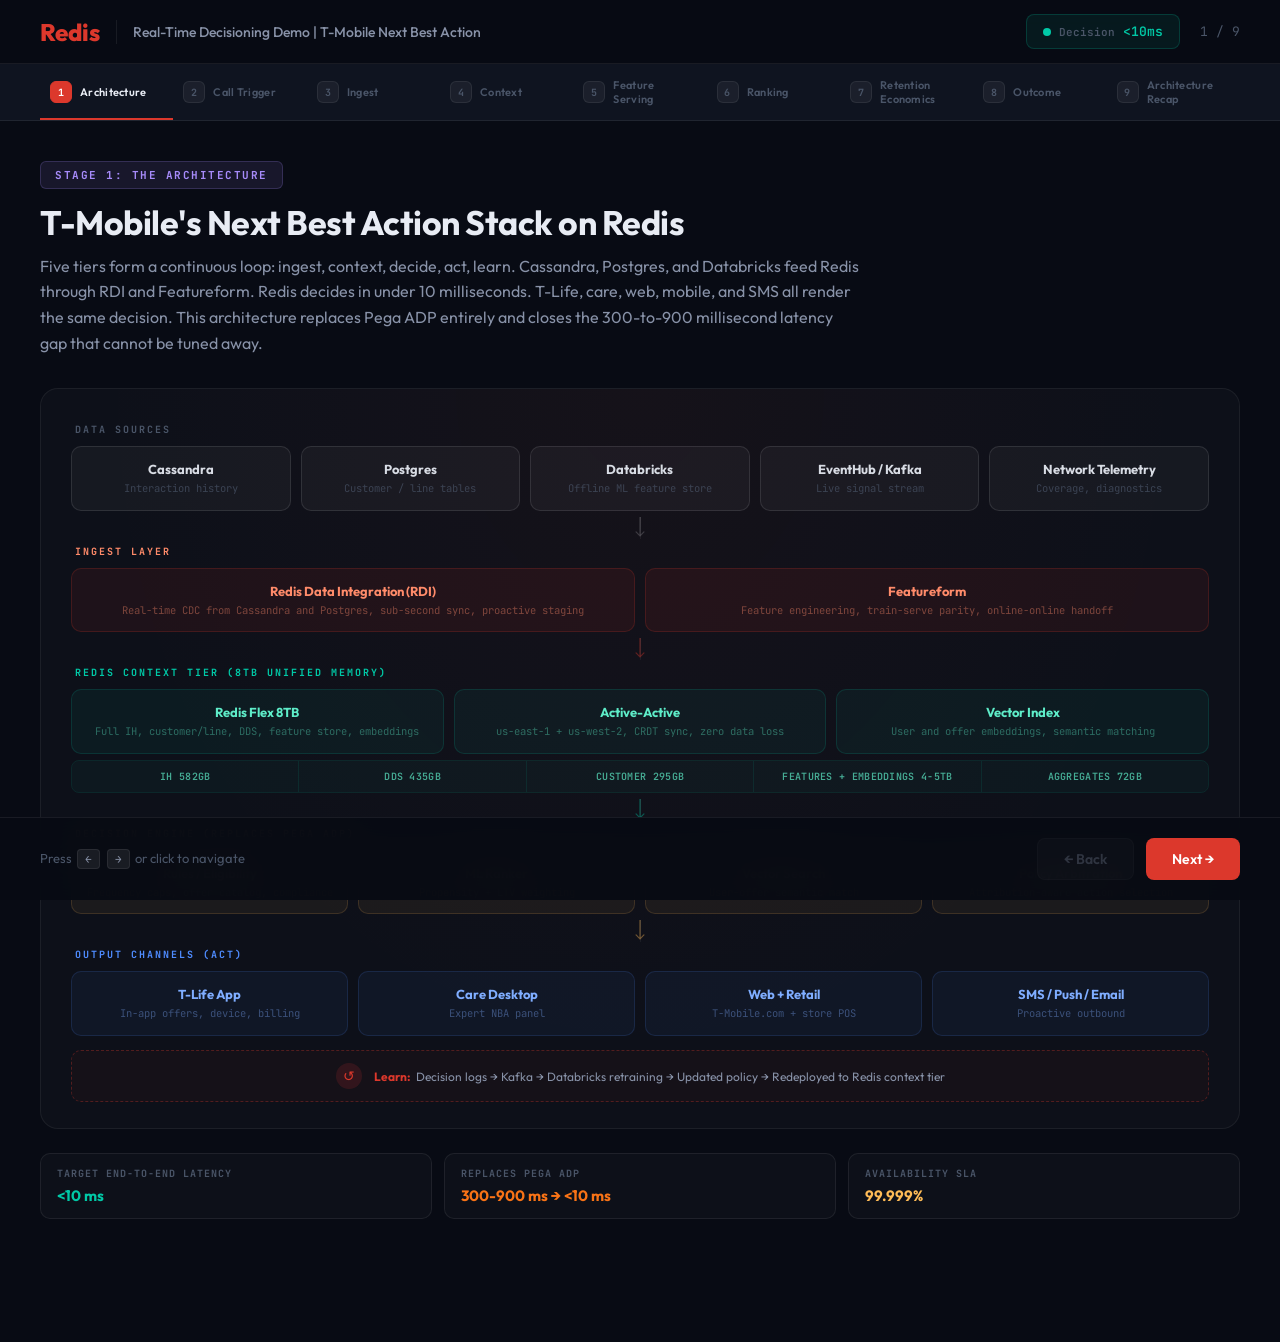
<file: tmobile-nba/index.html>
<!DOCTYPE html>
<html lang="en">
<head>
<meta charset="UTF-8">
<meta name="viewport" content="width=device-width, initial-scale=1.0">
<title>Redis Real-Time Decisioning Demo | T-Mobile Next Best Action</title>
<link rel="preconnect" href="https://fonts.googleapis.com">
<link href="https://fonts.googleapis.com/css2?family=JetBrains+Mono:wght@400;500;600;700&family=Outfit:wght@300;400;500;600;700;800&display=swap" rel="stylesheet">
<style>
:root {
  --red:#DC382C;--teal:#00C9A7;--blue:#4F8CFF;--amber:#FFBC57;--purple:#A78BFA;
  --bg:#080B14;--bg2:#0F1420;--bg3:#161C2A;--border:rgba(255,255,255,.07);
  --text:#E8ECF4;--text2:#8892A8;--text3:#4A5568;
  --mono:'JetBrains Mono',monospace;--sans:'Outfit',sans-serif;
  --orange:#F97316;
  --tmo-magenta:#E20074;--tmo-magenta-dim:#B8005C;
}
*{margin:0;padding:0;box-sizing:border-box}
body{font-family:var(--sans);background:var(--bg);color:var(--text);overflow-x:hidden;min-height:100vh}
.topbar{display:flex;align-items:center;justify-content:space-between;padding:14px 40px;border-bottom:1px solid var(--border);background:rgba(8,11,20,.95);backdrop-filter:blur(20px);position:sticky;top:0;z-index:50}
.topbar-left{display:flex;align-items:center;gap:16px}
.redis-logo{font-size:24px;font-weight:800;color:var(--red)}
.topbar-divider{width:1px;height:24px;background:var(--border)}
.topbar-title{font-size:14px;color:var(--text2);font-weight:500}
.topbar-right{display:flex;align-items:center;gap:20px}
.latency-display{display:flex;align-items:center;gap:8px;padding:8px 16px;border-radius:8px;background:rgba(0,201,167,.08);border:1px solid rgba(0,201,167,.2);font-family:var(--mono);font-size:13px;font-weight:600}
.latency-dot{width:8px;height:8px;border-radius:50%;background:var(--teal);animation:blink 1.5s infinite}
@keyframes blink{0%,100%{opacity:1}50%{opacity:.3}}
.latency-value{color:var(--teal)}
.latency-label{color:var(--text3);font-size:11px}
.stage-counter{font-size:13px;color:var(--text3);font-family:var(--mono)}
.progress-track{display:flex;gap:0;padding:0 40px;background:var(--bg2);border-bottom:1px solid var(--border);overflow-x:auto}
.progress-step{flex:1;min-width:110px;padding:14px 10px;display:flex;align-items:center;gap:8px;font-size:11px;font-weight:600;color:var(--text3);letter-spacing:.3px;position:relative;transition:all .4s;cursor:pointer}
.progress-step::after{content:'';position:absolute;bottom:0;left:0;right:0;height:2px;background:var(--red);transform:scaleX(0);transition:transform .5s cubic-bezier(.4,0,.2,1)}
.progress-step.active{color:var(--text)}.progress-step.active::after{transform:scaleX(1)}
.progress-step.done{color:var(--teal)}.progress-step.done::after{transform:scaleX(1);background:var(--teal)}
.step-num{width:22px;height:22px;border-radius:6px;display:flex;align-items:center;justify-content:center;font-size:10px;font-weight:700;background:rgba(255,255,255,.05);border:1px solid var(--border);transition:all .4s;font-family:var(--mono);flex-shrink:0}
.progress-step.active .step-num{background:var(--red);border-color:var(--red);color:#fff}
.progress-step.done .step-num{background:var(--teal);border-color:var(--teal);color:#fff}
.stage-viewport{min-height:calc(100vh - 120px);display:flex;flex-direction:column;padding:40px}
.stage-content{display:none;flex:1;animation:fadeUp .6s cubic-bezier(.4,0,.2,1) forwards}
.stage-content.active{display:flex;flex-direction:column}
@keyframes fadeUp{from{opacity:0;transform:translateY(20px)}to{opacity:1;transform:translateY(0)}}
.stage-header{margin-bottom:32px}
.stage-badge{display:inline-flex;align-items:center;gap:8px;padding:6px 14px;border-radius:6px;font-size:11px;font-weight:700;letter-spacing:1.5px;text-transform:uppercase;margin-bottom:14px;font-family:var(--mono)}
.badge-arch{background:rgba(167,139,250,.1);color:var(--purple);border:1px solid rgba(167,139,250,.2)}
.badge-trigger{background:rgba(249,115,22,.1);color:var(--orange);border:1px solid rgba(249,115,22,.2)}
.badge-ingest{background:rgba(220,56,44,.1);color:var(--red);border:1px solid rgba(220,56,44,.2)}
.badge-context{background:rgba(0,201,167,.1);color:var(--teal);border:1px solid rgba(0,201,167,.2)}
.badge-features{background:rgba(79,140,255,.1);color:var(--blue);border:1px solid rgba(79,140,255,.2)}
.badge-ranking{background:rgba(79,140,255,.1);color:var(--blue);border:1px solid rgba(79,140,255,.2)}
.badge-revenue{background:rgba(255,188,87,.1);color:var(--amber);border:1px solid rgba(255,188,87,.2)}
.badge-outcome{background:rgba(167,139,250,.1);color:var(--purple);border:1px solid rgba(167,139,250,.2)}
.stage-title{font-size:34px;font-weight:700;line-height:1.2;letter-spacing:-.5px;margin-bottom:10px}
.stage-subtitle{font-size:16px;color:var(--text2);line-height:1.6;max-width:820px}
.component-tag{display:inline-flex;align-items:center;gap:6px;padding:4px 12px;border-radius:5px;font-size:12px;font-weight:600;font-family:var(--mono);background:rgba(220,56,44,.1);color:var(--red);border:1px solid rgba(220,56,44,.15);margin-right:8px;margin-top:12px}
.viz-area{flex:1;display:flex;gap:24px;align-items:stretch}
.viz-panel{flex:1;border-radius:14px;background:var(--bg2);border:1px solid var(--border);padding:26px;position:relative;overflow:hidden}
.viz-panel::before{content:'';position:absolute;top:0;left:0;right:0;bottom:0;background:radial-gradient(ellipse at 50% 0%,rgba(220,56,44,.03) 0%,transparent 70%);pointer-events:none}
.viz-panel-title{font-size:12px;font-weight:700;letter-spacing:1.5px;text-transform:uppercase;color:var(--text3);margin-bottom:18px;font-family:var(--mono)}
.data-rows{display:flex;flex-direction:column;gap:9px}
.data-row{display:flex;align-items:center;justify-content:space-between;padding:11px 15px;border-radius:8px;background:rgba(255,255,255,.025);border:1px solid var(--border);animation:slideIn .5s cubic-bezier(.4,0,.2,1) forwards;opacity:0;gap:12px}
.data-row:nth-child(1){animation-delay:.1s}.data-row:nth-child(2){animation-delay:.18s}.data-row:nth-child(3){animation-delay:.26s}.data-row:nth-child(4){animation-delay:.34s}.data-row:nth-child(5){animation-delay:.42s}.data-row:nth-child(6){animation-delay:.5s}.data-row:nth-child(7){animation-delay:.58s}.data-row:nth-child(8){animation-delay:.66s}
@keyframes slideIn{from{opacity:0;transform:translateX(-12px)}to{opacity:1;transform:translateX(0)}}
.data-label{font-size:13px;color:var(--text2);font-weight:500}
.data-value{font-size:12px;font-weight:600;color:var(--text);font-family:var(--mono);text-align:right}
.data-value.red{color:var(--red)}.data-value.teal{color:var(--teal)}.data-value.amber{color:var(--amber)}.data-value.blue{color:var(--blue)}.data-value.orange{color:var(--orange)}.data-value.purple{color:var(--purple)}.data-value.magenta{color:var(--tmo-magenta)}
.flow-container{display:flex;flex-direction:column;gap:12px}
.flow-item{display:flex;align-items:center;gap:14px;padding:13px 16px;border-radius:10px;background:rgba(255,255,255,.025);border:1px solid var(--border);opacity:0;animation:flowIn .6s forwards}
.flow-item:nth-child(1){animation-delay:.1s}.flow-item:nth-child(2){animation-delay:.2s}.flow-item:nth-child(3){animation-delay:.3s}.flow-item:nth-child(4){animation-delay:.4s}.flow-item:nth-child(5){animation-delay:.5s}.flow-item:nth-child(6){animation-delay:.6s}
@keyframes flowIn{from{opacity:0;transform:translateY(10px)}to{opacity:1;transform:translateY(0)}}
.flow-icon{width:46px;height:46px;border-radius:8px;display:flex;align-items:center;justify-content:center;font-size:10px;font-weight:800;flex-shrink:0;font-family:var(--mono);letter-spacing:-.5px;text-align:center;line-height:1.1;padding:4px}
.flow-source{font-size:13px;font-weight:700}.flow-detail{font-size:11px;color:var(--text3);margin-top:2px}
.flow-arrow{color:var(--red);font-size:16px;margin-left:auto;animation:pulseArrow 1.5s infinite}
@keyframes pulseArrow{0%,100%{opacity:1;transform:translateX(0)}50%{opacity:.5;transform:translateX(4px)}}
.viewer-card{display:flex;align-items:center;gap:18px;padding:18px 22px;border-radius:12px;background:rgba(255,255,255,.03);border:1px solid var(--border);margin-bottom:20px;animation:fadeUp .6s forwards}
.viewer-avatar{width:52px;height:52px;border-radius:12px;background:linear-gradient(135deg,var(--tmo-magenta),var(--tmo-magenta-dim));display:flex;align-items:center;justify-content:center;font-size:20px;font-weight:700;color:#fff;flex-shrink:0}
.viewer-name{font-size:17px;font-weight:700}.viewer-detail{font-size:12px;color:var(--text2);margin-top:2px}
.viewer-badge{margin-left:auto;padding:5px 12px;border-radius:5px;font-size:11px;font-weight:700;font-family:var(--mono);background:rgba(226,0,116,.12);color:var(--tmo-magenta);border:1px solid rgba(226,0,116,.25)}
.content-grid{display:grid;grid-template-columns:repeat(3,1fr);gap:14px}
.content-card{border-radius:12px;padding:18px;background:rgba(255,255,255,.025);border:1px solid var(--border);opacity:0;animation:offerPop .5s forwards;transition:all .3s}
.content-card:nth-child(1){animation-delay:.15s}.content-card:nth-child(2){animation-delay:.3s}.content-card:nth-child(3){animation-delay:.45s}
@keyframes offerPop{from{opacity:0;transform:scale(.96)}to{opacity:1;transform:scale(1)}}
.content-card.winner{border-color:var(--teal);background:rgba(0,201,167,.05);box-shadow:0 0 24px rgba(0,201,167,.08)}
.content-card.suppressed{opacity:.55}
.content-rank{font-family:var(--mono);font-size:10px;font-weight:700;color:var(--text3);margin-bottom:8px;letter-spacing:1px;text-transform:uppercase}
.content-card.winner .content-rank{color:var(--teal)}
.content-title{font-size:15px;font-weight:700;margin-bottom:4px}
.content-meta{font-size:11px;color:var(--text3);margin-bottom:12px}
.content-source{display:inline-block;padding:3px 8px;border-radius:4px;font-size:10px;font-weight:700;font-family:var(--mono);margin-bottom:10px;background:rgba(226,0,116,.14);color:var(--tmo-magenta)}
.content-suppressed-tag{display:inline-block;padding:3px 8px;border-radius:4px;font-size:10px;font-weight:700;font-family:var(--mono);margin-bottom:10px;background:rgba(255,255,255,.06);color:var(--text3)}
.score-bar{height:5px;border-radius:3px;background:rgba(255,255,255,.06);overflow:hidden;margin-top:8px}
.score-fill{height:100%;border-radius:3px;animation:scoreFill 1s cubic-bezier(.4,0,.2,1) forwards;animation-delay:.7s;width:0}
@keyframes scoreFill{to{width:var(--score)}}
.score-label{display:flex;justify-content:space-between;margin-top:6px;font-size:10px;font-family:var(--mono);color:var(--text3)}
.rev-compare{display:grid;grid-template-columns:1fr auto 1fr;gap:20px;align-items:center;margin-top:16px}
.rev-card{padding:22px;border-radius:12px;text-align:center}
.rev-card.before{background:rgba(255,255,255,.03);border:1px solid var(--border)}
.rev-card.after{background:rgba(0,201,167,.05);border:1px solid rgba(0,201,167,.2)}
.rev-value{font-family:var(--mono);font-size:36px;font-weight:700;line-height:1;margin-bottom:6px}
.rev-label{font-size:12px;color:var(--text3)}
.rev-arrow{font-size:28px;color:var(--teal);animation:pulseArrow 1.5s infinite}
/* ── ARCHITECTURE ── */
.arch-wrap{flex:1;display:flex;flex-direction:column;gap:18px}
.arch-frame{flex:1;background:rgba(255,255,255,.025);border:1px solid rgba(255,255,255,.06);border-radius:18px;padding:34px 30px 26px;position:relative;overflow:hidden}
.arch-frame::before{content:'';position:absolute;inset:0;background:radial-gradient(ellipse at 50% 0%,rgba(220,56,44,.04),transparent 65%);pointer-events:none}
.arch-tier{position:relative;z-index:2}
.arch-tier-label{font-family:var(--mono);font-size:10px;font-weight:700;letter-spacing:2px;text-transform:uppercase;margin-bottom:10px;padding-left:4px}
.arch-tier-row{display:flex;gap:10px;align-items:stretch;flex-wrap:wrap}
.arch-node{flex:1;border-radius:10px;padding:14px 14px;text-align:center;border:1px solid;min-height:64px;display:flex;flex-direction:column;justify-content:center;min-width:120px;transition:all .25s}
.arch-node:hover{transform:translateY(-2px)}
.arch-node h4{font-size:13px;font-weight:700;margin-bottom:3px;line-height:1.3}
.arch-node p{font-size:10.5px;line-height:1.4;opacity:.7;font-family:var(--mono)}
.tier-source .arch-tier-label{color:var(--text3)}
.tier-source .arch-node{background:rgba(255,255,255,.04);border-color:rgba(255,255,255,.1)}
.tier-source .arch-node:hover{border-color:rgba(255,255,255,.25)}
.tier-source .arch-node h4{color:#D8DCE4}
.tier-source .arch-node p{color:var(--text3)}
.tier-ingest .arch-tier-label{color:#FF8B6A}
.tier-ingest .arch-node{background:rgba(220,56,44,.08);border-color:rgba(220,56,44,.2)}
.tier-ingest .arch-node:hover{border-color:rgba(220,56,44,.5);background:rgba(220,56,44,.12)}
.tier-ingest .arch-node h4{color:#FF8B6A}
.tier-ingest .arch-node p{color:rgba(255,139,106,.6)}
.tier-context .arch-tier-label{color:var(--teal)}
.tier-context .arch-node{background:rgba(0,201,167,.06);border-color:rgba(0,201,167,.15)}
.tier-context .arch-node:hover{border-color:rgba(0,201,167,.4);background:rgba(0,201,167,.1)}
.tier-context .arch-node h4{color:#5EECC8}
.tier-context .arch-node p{color:rgba(94,236,200,.55)}
.tier-decide .arch-tier-label{color:var(--amber)}
.tier-decide .arch-node{background:rgba(255,188,87,.06);border-color:rgba(255,188,87,.15)}
.tier-decide .arch-node:hover{border-color:rgba(255,188,87,.4);background:rgba(255,188,87,.1)}
.tier-decide .arch-node h4{color:var(--amber)}
.tier-decide .arch-node p{color:rgba(255,188,87,.55)}
.tier-act .arch-tier-label{color:var(--blue)}
.tier-act .arch-node{background:rgba(79,140,255,.06);border-color:rgba(79,140,255,.15)}
.tier-act .arch-node:hover{border-color:rgba(79,140,255,.4);background:rgba(79,140,255,.1)}
.tier-act .arch-node h4{color:#7FADFF}
.tier-act .arch-node p{color:rgba(127,173,255,.55)}
.arch-flow-arrow{display:flex;align-items:center;justify-content:center;height:22px;position:relative;margin:6px 0}
.arch-flow-arrow::before{content:'';width:1px;height:100%;background:linear-gradient(to bottom,rgba(255,255,255,.1),rgba(255,255,255,.05))}
.arch-flow-arrow svg{position:absolute;top:50%;left:50%;transform:translate(-50%,-50%)}
.arch-data-strip{display:flex;gap:0;margin-top:6px;border-radius:8px;overflow:hidden;border:1px solid rgba(0,201,167,.12)}
.arch-data-chip{flex:1;padding:9px 8px;text-align:center;font-size:10px;font-weight:600;color:rgba(94,236,200,.7);background:rgba(0,201,167,.04);border-right:1px solid rgba(0,201,167,.1);font-family:var(--mono);letter-spacing:.3px;text-transform:uppercase}
.arch-data-chip:last-child{border-right:none}
.arch-feedback{margin-top:14px;padding:12px 18px;border-radius:10px;border:1px dashed rgba(220,56,44,.3);background:rgba(220,56,44,.04);display:flex;align-items:center;justify-content:center;gap:12px;font-size:12px;color:var(--text2)}
.arch-feedback-icon{width:26px;height:26px;border-radius:50%;background:rgba(220,56,44,.15);display:flex;align-items:center;justify-content:center;font-size:14px;color:var(--red);flex-shrink:0}
.arch-callouts{display:grid;grid-template-columns:repeat(3,1fr);gap:12px;margin-top:6px}
.arch-callout{padding:13px 16px;border-radius:10px;background:rgba(255,255,255,.025);border:1px solid var(--border)}
.arch-callout-label{font-family:var(--mono);font-size:10px;font-weight:700;letter-spacing:1px;text-transform:uppercase;color:var(--text3);margin-bottom:6px}
.arch-callout-value{font-size:15px;font-weight:700;color:var(--text)}
.arch-callout-value.teal{color:var(--teal)}
.arch-callout-value.orange{color:var(--orange)}
.arch-callout-value.amber{color:var(--amber)}
.arch-callout-value.magenta{color:var(--tmo-magenta)}
/* Feature serving */
.feat-grid{display:grid;grid-template-columns:repeat(2,1fr);gap:14px}
.feat-card{padding:16px 18px;border-radius:10px;background:rgba(255,255,255,.025);border:1px solid var(--border);opacity:0;animation:offerPop .5s forwards}
.feat-card:nth-child(1){animation-delay:.1s}.feat-card:nth-child(2){animation-delay:.2s}.feat-card:nth-child(3){animation-delay:.3s}.feat-card:nth-child(4){animation-delay:.4s}.feat-card:nth-child(5){animation-delay:.5s}.feat-card:nth-child(6){animation-delay:.6s}
.feat-name{font-family:var(--mono);font-size:11px;font-weight:700;color:var(--blue);margin-bottom:4px;letter-spacing:.5px}
.feat-desc{font-size:11px;color:var(--text3);margin-bottom:8px;line-height:1.45}
.feat-value-row{display:flex;align-items:center;justify-content:space-between;padding-top:8px;border-top:1px solid var(--border)}
.feat-value{font-family:var(--mono);font-size:12px;font-weight:700;color:var(--text)}
.feat-latency{font-family:var(--mono);font-size:10px;color:var(--teal)}
/* Care-center expert desktop mockup */
.expert-screen{background:#0E0E12;border-radius:14px;border:1px solid rgba(255,255,255,.06);overflow:hidden;position:relative;box-shadow:0 20px 60px rgba(0,0,0,.5)}
.expert-head{display:flex;justify-content:space-between;align-items:center;padding:12px 18px;border-bottom:1px solid rgba(255,255,255,.06);background:rgba(255,255,255,.02)}
.expert-logo{font-size:14px;font-weight:800;color:var(--tmo-magenta);letter-spacing:1px}
.generic-head .expert-logo{color:var(--text3) !important}
.expert-meta{font-size:10px;font-family:var(--mono);color:var(--text3);letter-spacing:.5px}
.expert-body{padding:18px}
.expert-cust{display:flex;gap:12px;align-items:center;padding:12px;border-radius:8px;background:rgba(255,255,255,.03);border:1px solid var(--border);margin-bottom:14px}
.expert-cust-av{width:40px;height:40px;border-radius:8px;background:linear-gradient(135deg,var(--tmo-magenta),var(--tmo-magenta-dim));display:flex;align-items:center;justify-content:center;font-size:13px;font-weight:700;color:#fff}
.generic-head + .expert-body .expert-cust-av{background:#2a2a2a}
.expert-cust-name{font-size:13px;font-weight:700}
.expert-cust-sub{font-size:10px;color:var(--text3);font-family:var(--mono);margin-top:2px}
.expert-section-label{font-size:9px;font-weight:700;letter-spacing:1.5px;text-transform:uppercase;color:var(--text3);font-family:var(--mono);margin-bottom:8px;margin-top:6px}
.expert-offer{padding:12px;border-radius:8px;background:rgba(226,0,116,.06);border:1px solid rgba(226,0,116,.2);margin-bottom:8px}
.generic-head + .expert-body .expert-offer{background:rgba(255,255,255,.03);border:1px solid var(--border)}
.expert-offer-title{font-size:13px;font-weight:700;margin-bottom:4px}
.expert-offer-desc{font-size:11px;color:var(--text2);line-height:1.45;margin-bottom:8px}
.expert-offer-meta{display:flex;gap:12px;font-size:10px;font-family:var(--mono);color:var(--text3)}
.expert-offer-meta b.magenta{color:var(--tmo-magenta)}
.expert-offer-meta b.teal{color:var(--teal)}
.expert-script{padding:10px 12px;border-radius:6px;background:rgba(0,0,0,.25);border:1px solid rgba(255,255,255,.04);font-size:11px;color:var(--text2);font-style:italic;line-height:1.5;margin-top:10px}
.expert-latency-chip{display:inline-flex;align-items:center;gap:6px;padding:4px 10px;border-radius:5px;background:rgba(0,201,167,.08);border:1px solid rgba(0,201,167,.2);font-family:var(--mono);font-size:10px;font-weight:700;color:var(--teal)}
.expert-latency-chip.stale{background:rgba(220,56,44,.08);border-color:rgba(220,56,44,.2);color:var(--red)}
.outcome-split{display:grid;grid-template-columns:1fr 1fr;gap:24px}
.outcome-col{display:flex;flex-direction:column;gap:14px}
.outcome-header{padding:10px 16px;border-radius:8px;font-size:12px;font-weight:700;letter-spacing:1px;text-transform:uppercase;font-family:var(--mono);text-align:center}
.outcome-header.generic{background:rgba(255,255,255,.04);color:var(--text3);border:1px solid var(--border)}
.outcome-header.personalized{background:rgba(0,201,167,.08);color:var(--teal);border:1px solid rgba(0,201,167,.2)}
.outcome-metrics{display:flex;gap:16px;padding:16px;border-radius:10px}
.outcome-metrics.generic-m{background:rgba(255,255,255,.03);border:1px solid var(--border)}
.outcome-metrics.personalized-m{background:rgba(0,201,167,.05);border:1px solid rgba(0,201,167,.15)}
.outcome-metric{flex:1;text-align:center}
.outcome-metric-value{font-family:var(--mono);font-size:22px;font-weight:700;line-height:1}
.generic-m .outcome-metric-value{color:var(--text3)}
.personalized-m .outcome-metric-value{color:var(--teal)}
.outcome-metric-label{font-size:10px;color:var(--text3);margin-top:4px}
/* Flex storage bar viz */
.flex-bar-wrap{padding:18px;border-radius:12px;background:rgba(255,255,255,.03);border:1px solid var(--border);margin-top:14px}
.flex-bar-title{font-size:12px;font-weight:700;color:var(--text3);letter-spacing:1.5px;text-transform:uppercase;font-family:var(--mono);margin-bottom:12px}
.flex-bar{display:flex;height:32px;border-radius:6px;overflow:hidden;border:1px solid var(--border)}
.flex-bar-seg{display:flex;align-items:center;justify-content:center;font-family:var(--mono);font-size:11px;font-weight:700;color:#fff;padding:0 10px}
.flex-bar-legend{display:flex;gap:20px;margin-top:10px;flex-wrap:wrap}
.flex-legend-item{display:flex;align-items:center;gap:8px;font-size:11px;color:var(--text2);font-family:var(--mono)}
.flex-legend-dot{width:10px;height:10px;border-radius:2px}
/* Active-active map callout */
.aa-wrap{padding:16px 18px;border-radius:10px;background:rgba(255,255,255,.03);border:1px solid var(--border);margin-top:14px;display:grid;grid-template-columns:1fr 1fr;gap:14px}
.aa-region{padding:12px;border-radius:8px;background:rgba(0,201,167,.04);border:1px solid rgba(0,201,167,.15)}
.aa-region-label{font-family:var(--mono);font-size:10px;font-weight:700;color:var(--teal);letter-spacing:1px;margin-bottom:6px}
.aa-region-val{font-size:13px;font-weight:700;color:var(--text)}
.aa-region-sub{font-size:10px;color:var(--text3);font-family:var(--mono);margin-top:4px}
/* Nav */
.nav-bar{display:flex;justify-content:space-between;align-items:center;padding:20px 40px;border-top:1px solid var(--border);background:rgba(8,11,20,.95);backdrop-filter:blur(20px);position:sticky;bottom:0;z-index:50}
.nav-hint{font-size:13px;color:var(--text3)}
.nav-hint kbd{display:inline-block;padding:2px 7px;border-radius:4px;background:rgba(255,255,255,.07);border:1px solid var(--border);font-family:var(--mono);font-size:11px;color:var(--text2);margin:0 2px}
.nav-buttons{display:flex;gap:12px}
.nav-btn{padding:11px 26px;border-radius:8px;font-size:14px;font-weight:600;cursor:pointer;transition:all .2s;border:none;font-family:var(--sans)}
.nav-btn.back{background:rgba(255,255,255,.06);color:var(--text2);border:1px solid var(--border)}
.nav-btn.back:hover{background:rgba(255,255,255,.1);color:var(--text)}
.nav-btn.next{background:var(--red);color:#fff}
.nav-btn.next:hover{background:#c0302a;transform:translateY(-1px)}
.nav-btn:disabled{opacity:.3;cursor:not-allowed;transform:none}
.nav-btn.restart{background:var(--teal);color:#fff}
.nav-btn.restart:hover{background:#00a88b}
@media(max-width:900px){.topbar,.progress-track,.stage-viewport,.nav-bar{padding-left:16px;padding-right:16px}.stage-title{font-size:26px}.viz-area{flex-direction:column}.outcome-split{grid-template-columns:1fr}.content-grid{grid-template-columns:1fr}.feat-grid{grid-template-columns:1fr}.arch-callouts{grid-template-columns:1fr}.aa-wrap{grid-template-columns:1fr}.progress-step span{display:none}}
</style>
</head>
<body>
<div class="topbar"><div class="topbar-left"><div class="redis-logo">Redis</div><div class="topbar-divider"></div><div class="topbar-title">Real-Time Decisioning Demo | T-Mobile Next Best Action</div></div><div class="topbar-right"><div class="latency-display"><div class="latency-dot"></div><span class="latency-label">Decision</span><span class="latency-value" id="globalLatency">--</span></div><div class="stage-counter" id="stageCounter">1 / 9</div></div></div>
<div class="progress-track" id="progressTrack">
<div class="progress-step active" data-step="0"><div class="step-num">1</div><span>Architecture</span></div>
<div class="progress-step" data-step="1"><div class="step-num">2</div><span>Call Trigger</span></div>
<div class="progress-step" data-step="2"><div class="step-num">3</div><span>Ingest</span></div>
<div class="progress-step" data-step="3"><div class="step-num">4</div><span>Context</span></div>
<div class="progress-step" data-step="4"><div class="step-num">5</div><span>Feature Serving</span></div>
<div class="progress-step" data-step="5"><div class="step-num">6</div><span>Ranking</span></div>
<div class="progress-step" data-step="6"><div class="step-num">7</div><span>Retention Economics</span></div>
<div class="progress-step" data-step="7"><div class="step-num">8</div><span>Outcome</span></div>
<div class="progress-step" data-step="8"><div class="step-num">9</div><span>Architecture Recap</span></div>
</div>

<div class="stage-viewport">

<!-- ══ STAGE 1: ARCHITECTURE OVERVIEW ══ -->
<div class="stage-content active" id="stage0">
<div class="stage-header"><div class="stage-badge badge-arch">Stage 1: The Architecture</div><div class="stage-title">T-Mobile's Next Best Action Stack on Redis</div><div class="stage-subtitle">Five tiers form a continuous loop: ingest, context, decide, act, learn. Cassandra, Postgres, and Databricks feed Redis through RDI and Featureform. Redis decides in under 10 milliseconds. T-Life, care, web, mobile, and SMS all render the same decision. This architecture replaces Pega ADP entirely and closes the 300-to-900 millisecond latency gap that cannot be tuned away.</div></div>
<div class="arch-wrap">
<div class="arch-frame">

<div class="arch-tier tier-source"><div class="arch-tier-label">Data Sources</div>
<div class="arch-tier-row">
<div class="arch-node"><h4>Cassandra</h4><p>Interaction history</p></div>
<div class="arch-node"><h4>Postgres</h4><p>Customer / line tables</p></div>
<div class="arch-node"><h4>Databricks</h4><p>Offline ML feature store</p></div>
<div class="arch-node"><h4>EventHub / Kafka</h4><p>Live signal stream</p></div>
<div class="arch-node"><h4>Network Telemetry</h4><p>Coverage, diagnostics</p></div>
</div></div>

<div class="arch-flow-arrow"><svg width="16" height="22" viewBox="0 0 16 28"><path d="M8 0V24M3 19L8 24L13 19" stroke="rgba(255,255,255,.18)" stroke-width="1.5" fill="none" stroke-linecap="round"/></svg></div>

<div class="arch-tier tier-ingest"><div class="arch-tier-label">Ingest Layer</div>
<div class="arch-tier-row">
<div class="arch-node"><h4>Redis Data Integration (RDI)</h4><p>Real-time CDC from Cassandra and Postgres, sub-second sync, proactive staging</p></div>
<div class="arch-node"><h4>Featureform</h4><p>Feature engineering, train-serve parity, online-online handoff</p></div>
</div></div>

<div class="arch-flow-arrow"><svg width="16" height="22" viewBox="0 0 16 28"><path d="M8 0V24M3 19L8 24L13 19" stroke="rgba(220,56,44,.4)" stroke-width="1.5" fill="none" stroke-linecap="round"/></svg></div>

<div class="arch-tier tier-context"><div class="arch-tier-label">Redis Context Tier (8TB Unified Memory)</div>
<div class="arch-tier-row">
<div class="arch-node"><h4>Redis Flex 8TB</h4><p>Full IH, customer/line, DDS, feature store, embeddings</p></div>
<div class="arch-node"><h4>Active-Active</h4><p>us-east-1 + us-west-2, CRDT sync, zero data loss</p></div>
<div class="arch-node"><h4>Vector Index</h4><p>User and offer embeddings, semantic matching</p></div>
</div>
<div class="arch-data-strip">
<div class="arch-data-chip">IH 582GB</div>
<div class="arch-data-chip">DDS 435GB</div>
<div class="arch-data-chip">Customer 295GB</div>
<div class="arch-data-chip">Features + Embeddings 4-5TB</div>
<div class="arch-data-chip">Aggregates 72GB</div>
</div></div>

<div class="arch-flow-arrow"><svg width="16" height="22" viewBox="0 0 16 28"><path d="M8 0V24M3 19L8 24L13 19" stroke="rgba(0,201,167,.4)" stroke-width="1.5" fill="none" stroke-linecap="round"/></svg></div>

<div class="arch-tier tier-decide"><div class="arch-tier-label">Decision Engine (Replaces Pega ADP)</div>
<div class="arch-tier-row">
<div class="arch-node"><h4>Rules / Eligibility</h4><p>Frequency caps, offer catalog, compliance</p></div>
<div class="arch-node"><h4>ML Ranker</h4><p>Propensity + LTV weighting</p></div>
<div class="arch-node"><h4>Vector Search</h4><p>User-offer semantic match</p></div>
<div class="arch-node"><h4>Policy Arbitration</h4><p>Attribution-aware action selection</p></div>
</div></div>

<div class="arch-flow-arrow"><svg width="16" height="22" viewBox="0 0 16 28"><path d="M8 0V24M3 19L8 24L13 19" stroke="rgba(255,188,87,.4)" stroke-width="1.5" fill="none" stroke-linecap="round"/></svg></div>

<div class="arch-tier tier-act"><div class="arch-tier-label">Output Channels (Act)</div>
<div class="arch-tier-row">
<div class="arch-node"><h4>T-Life App</h4><p>In-app offers, device, billing</p></div>
<div class="arch-node"><h4>Care Desktop</h4><p>Expert NBA panel</p></div>
<div class="arch-node"><h4>Web + Retail</h4><p>T-Mobile.com + store POS</p></div>
<div class="arch-node"><h4>SMS / Push / Email</h4><p>Proactive outbound</p></div>
</div></div>

<div class="arch-feedback"><div class="arch-feedback-icon">&#x21BA;</div><span><strong style="color:var(--red)">Learn:</strong>&nbsp; Decision logs &rarr; Kafka &rarr; Databricks retraining &rarr; Updated policy &rarr; Redeployed to Redis context tier</span></div>

</div>
<div class="arch-callouts">
<div class="arch-callout"><div class="arch-callout-label">Target End-to-End Latency</div><div class="arch-callout-value teal">&lt;10 ms</div></div>
<div class="arch-callout"><div class="arch-callout-label">Replaces Pega ADP</div><div class="arch-callout-value orange">300-900 ms &rarr; &lt;10 ms</div></div>
<div class="arch-callout"><div class="arch-callout-label">Availability SLA</div><div class="arch-callout-value amber">99.999%</div></div>
</div>
</div>
</div>

<!-- ══ STAGE 2: CALL TRIGGER ══ -->
<div class="stage-content" id="stage1">
<div class="stage-header"><div class="stage-badge badge-trigger">Stage 2: Call Trigger</div><div class="stage-title">Alina calls into a Team of Experts</div><div class="stage-subtitle">A high-value Magenta MAX customer with a multi-line account opens a care session. The moment the call lands, the expert's desktop fires a decision request. Redis has roughly ten milliseconds to return a decision before the screen renders. Today on Pega ADP, the decision returns in 420 milliseconds and the expert gets a stale, generic script.</div></div>
<div class="viz-area">
<div class="viz-panel" style="flex:2"><div class="viz-panel-title">Care Session Event</div>
<div class="viewer-card"><div class="viewer-avatar">AR</div><div><div class="viewer-name">Alina Rivera</div><div class="viewer-detail">Magenta MAX | 4 lines | Customer since 2015 | Household ARPU $185</div></div><div class="viewer-badge">TIER: HIGH-VALUE</div></div>
<div class="data-rows">
<div class="data-row"><span class="data-label">Event</span><span class="data-value">care_session_start</span></div>
<div class="data-row"><span class="data-label">Channel</span><span class="data-value orange">Voice &rarr; Team of Experts queue</span></div>
<div class="data-row"><span class="data-label">Customer tenure</span><span class="data-value">11 years 2 months</span></div>
<div class="data-row"><span class="data-label">Lines on account</span><span class="data-value amber">4 active, 1 watch device</span></div>
<div class="data-row"><span class="data-label">Home address</span><span class="data-value">Plano, TX (5G UC coverage confirmed)</span></div>
<div class="data-row"><span class="data-label">Network signal last 7 days</span><span class="data-value red">2 dropped calls, RSRP -112 dBm indoor</span></div>
<div class="data-row"><span class="data-label">Open care flags</span><span class="data-value red">"Signal issues" tagged from last session</span></div>
<div class="data-row"><span class="data-label">HSI (Home Internet)</span><span class="data-value teal">Eligible, not attached</span></div>
</div></div>
<div class="viz-panel"><div class="viz-panel-title">Why This Call Matters</div>
<div style="display:flex;flex-direction:column;gap:16px;margin-top:4px">
<div style="font-size:13px;color:var(--text2);line-height:1.6">Alina is in the <strong style="color:var(--tmo-magenta)">top decile of household ARPU</strong>. An 11-year tenure with 4 lines is the kind of relationship that compounds for another decade, or unwinds in a single bad call.</div>
<div style="font-size:13px;color:var(--text2);line-height:1.6">Her network signal data already flags a <strong style="color:var(--red)">coverage problem at home</strong>. She is calling right now because of it. The expert needs to see that on the first screen, not surface it after a three-minute diagnostic.</div>
<div style="padding:14px;border-radius:8px;background:rgba(226,0,116,.06);border:1px solid rgba(226,0,116,.2);font-size:12px;color:var(--text2);line-height:1.6"><strong style="color:var(--tmo-magenta)">The opportunity:</strong> Lead with a signal booster at zero cost, layer Home Internet on top (her address is UC-eligible), and convert a retention risk into an expansion event. All of this has to be decided before the expert says hello.</div>
<div style="padding:14px;border-radius:8px;background:rgba(255,255,255,.03);border:1px solid var(--border);font-size:12px;color:var(--text2);line-height:1.6"><strong style="color:var(--text3)">On Pega ADP today:</strong> 420 ms decision returns after the expert screen loads. Script reads "we value your business." No network context, no HSI propensity, no attribution loop. Alina hangs up with a credit on her account and a still-broken indoor signal.</div>
</div></div>
</div></div>

<!-- ══ STAGE 3: INGEST ══ -->
<div class="stage-content" id="stage2">
<div class="stage-header"><div class="stage-badge badge-ingest">Stage 3: Ingest</div><div class="stage-title">T-Mobile's data sources flow into Redis</div><div class="stage-subtitle">Cassandra holds the full interaction history. Postgres runs customer and line state. Databricks trains the offline feature store. Kafka carries live signals from network telemetry and care events. RDI handles change capture. Featureform orchestrates features. What was fragmented across six systems and refreshed overnight is now unified in Redis with sub-second recency.</div><span class="component-tag">Redis Data Integration (RDI)</span><span class="component-tag">Featureform</span></div>
<div class="viz-area">
<div class="viz-panel" style="flex:1.2"><div class="viz-panel-title">Source Systems &rarr; Redis</div>
<div class="flow-container">
<div class="flow-item"><div class="flow-icon" style="background:rgba(79,140,255,.15);color:var(--blue)">CASS</div><div><div class="flow-source">Cassandra</div><div class="flow-detail">Interaction History &middot; 582 GB full corpus</div></div><span class="flow-arrow">&rarr;</span></div>
<div class="flow-item"><div class="flow-icon" style="background:rgba(79,140,255,.15);color:var(--blue)">PG</div><div><div class="flow-source">Postgres</div><div class="flow-detail">Customer + line tables &middot; 295 GB, DDS 435 GB</div></div><span class="flow-arrow">&rarr;</span></div>
<div class="flow-item"><div class="flow-icon" style="background:rgba(220,56,44,.15);color:var(--red)">DBX</div><div><div class="flow-source">Databricks</div><div class="flow-detail">Offline feature store &middot; churn, propensity, LTV</div></div><span class="flow-arrow">&rarr;</span></div>
<div class="flow-item"><div class="flow-icon" style="background:rgba(255,188,87,.15);color:var(--amber)">KFK</div><div><div class="flow-source">EventHub / Kafka</div><div class="flow-detail">Live care events, T-Life taps, CCPA consents</div></div><span class="flow-arrow">&rarr;</span></div>
<div class="flow-item"><div class="flow-icon" style="background:rgba(167,139,250,.15);color:var(--purple)">NET</div><div><div class="flow-source">Network Telemetry</div><div class="flow-detail">Cell-site diagnostics, indoor coverage scoring</div></div><span class="flow-arrow">&rarr;</span></div>
</div></div>
<div class="viz-panel"><div class="viz-panel-title">Pipeline Health</div>
<div class="data-rows">
<div class="data-row"><span class="data-label">RDI change lag (Cassandra)</span><span class="data-value teal">0.4 s</span></div>
<div class="data-row"><span class="data-label">RDI change lag (Postgres)</span><span class="data-value teal">0.3 s</span></div>
<div class="data-row"><span class="data-label">Featureform freshness (Databricks)</span><span class="data-value teal">&lt; 1 s online handoff</span></div>
<div class="data-row"><span class="data-label">Kafka live-signal delivery</span><span class="data-value teal">&lt; 1 ms</span></div>
<div class="data-row"><span class="data-label">Daily change volume</span><span class="data-value">~1.8 B records</span></div>
<div class="data-row"><span class="data-label">Cold-start cache misses</span><span class="data-value teal">0 (proactive staging)</span></div>
<div class="data-row"><span class="data-label">Training-serving skew</span><span class="data-value teal">Eliminated (same feature spec)</span></div>
</div>
<div style="margin-top:18px;padding:14px;border-radius:8px;background:rgba(0,201,167,.05);border:1px solid rgba(0,201,167,.2);font-size:12px;color:var(--text2);line-height:1.55">
<strong style="color:var(--teal)">Cassandra, Postgres, and Databricks stay in place.</strong> RDI and Featureform sit on top as the ingest layer. Redis becomes operational, not a replacement for the systems of record.
</div>
</div>
</div></div>

<!-- ══ STAGE 4: CONTEXT ASSEMBLY ══ -->
<div class="stage-content" id="stage3">
<div class="stage-header"><div class="stage-badge badge-context">Stage 4: Context Assembly</div><div class="stage-title">Historical profile meets live signal</div><div class="stage-subtitle">Personalizing for Alina is not just her history. It is her history crossed with what is happening right now. Redis assembles both sides in a single sub-10ms context call. Full 11-year interaction history on the left. This week's network signal, today's care flag, the last tap in T-Life, on the right.</div></div>
<div class="viz-area">
<div class="viz-panel"><div class="viz-panel-title">Historical Profile (Cassandra + Postgres via RDI)</div>
<div class="data-rows">
<div class="data-row"><span class="data-label">Plan</span><span class="data-value magenta">Magenta MAX, 4 lines + 1 watch</span></div>
<div class="data-row"><span class="data-label">Household ARPU</span><span class="data-value amber">$185 / mo (top decile)</span></div>
<div class="data-row"><span class="data-label">Tenure</span><span class="data-value">11 yr 2 mo &middot; 0 voluntary churns</span></div>
<div class="data-row"><span class="data-label">Prior retention saves</span><span class="data-value">2 (2019 upgrade, 2022 family add)</span></div>
<div class="data-row"><span class="data-label">Device upgrade window</span><span class="data-value teal">Open &middot; 2 of 4 lines eligible</span></div>
<div class="data-row"><span class="data-label">Home Internet (HSI)</span><span class="data-value teal">Eligible, not attached &middot; UC-confirmed</span></div>
<div class="data-row"><span class="data-label">NPS (last 90 days)</span><span class="data-value amber">7 (neutral, trending down)</span></div>
<div class="data-row"><span class="data-label">Preferred channel</span><span class="data-value">Voice + T-Life app</span></div>
</div></div>
<div class="viz-panel"><div class="viz-panel-title">Live Signal (Kafka + Network Telemetry)</div>
<div class="data-rows">
<div class="data-row"><span class="data-label">Session start</span><span class="data-value">2 seconds ago</span></div>
<div class="data-row"><span class="data-label">Network events, last 7 days</span><span class="data-value red">2 dropped calls at home address</span></div>
<div class="data-row"><span class="data-label">Indoor RSRP (home)</span><span class="data-value red">-112 dBm (weak)</span></div>
<div class="data-row"><span class="data-label">Outdoor RSRP (home block)</span><span class="data-value teal">-82 dBm (strong, 5G UC)</span></div>
<div class="data-row"><span class="data-label">Cell-site diagnostic</span><span class="data-value">Indoor penetration issue, not outage</span></div>
<div class="data-row"><span class="data-label">T-Life last 24h</span><span class="data-value">Opened app 3x, viewed "coverage map" twice</span></div>
<div class="data-row"><span class="data-label">Inferred intent</span><span class="data-value magenta">Signal complaint &middot; possible retention risk</span></div>
<div class="data-row"><span class="data-label">Competitor exposure</span><span class="data-value amber">Verizon home-5G ad seen 4x (MMP)</span></div>
</div>
<div style="margin-top:16px;padding:14px;border-radius:8px;background:rgba(226,0,116,.06);border:1px solid rgba(226,0,116,.2);font-size:12px;color:var(--text2);line-height:1.55">
<strong style="color:var(--tmo-magenta)">Contextual intelligence:</strong> Alina has strong outdoor 5G UC at her address but weak indoor signal. That is a signal-booster problem, not a churn problem. And she is already HSI-eligible on the same UC node.
</div>
</div>
</div></div>

<!-- ══ STAGE 5: FEATURE SERVING ══ -->
<div class="stage-content" id="stage4">
<div class="stage-header"><div class="stage-badge badge-features">Stage 5: Feature Serving</div><div class="stage-title">Six features hydrated in under 2 milliseconds</div><div class="stage-subtitle">Featureform serves the online feature store from Redis Flex. Every feature used by the decision engine is retrieved in well under a millisecond, with the same definition used for offline training in Databricks. No training-serving skew. No cold starts. P90 equals P50 even at 5x peak traffic.</div><span class="component-tag">Real-Time Feature Store</span><span class="component-tag">Redis Flex (8TB)</span></div>
<div class="viz-area">
<div class="viz-panel" style="flex:1.4"><div class="viz-panel-title">Online Features for Decision Request</div>
<div class="feat-grid">
<div class="feat-card"><div class="feat-name">churn_risk_30d</div><div class="feat-desc">Propensity to churn in the next 30 days given signal events and care flags</div><div class="feat-value-row"><span class="feat-value">0.71 (high)</span><span class="feat-latency">0.7 ms</span></div></div>
<div class="feat-card"><div class="feat-name">network_sentiment_score</div><div class="feat-desc">Rolling sentiment from support interactions and in-app coverage queries</div><div class="feat-value-row"><span class="feat-value">-0.42 (negative)</span><span class="feat-latency">0.6 ms</span></div></div>
<div class="feat-card"><div class="feat-name">uc_coverage_eligible</div><div class="feat-desc">5G UC coverage confirmed at primary address via network topology join</div><div class="feat-value-row"><span class="feat-value">TRUE</span><span class="feat-latency">0.5 ms</span></div></div>
<div class="feat-card"><div class="feat-name">hsi_upsell_propensity</div><div class="feat-desc">Probability of Home Internet attach given household, usage, and coverage</div><div class="feat-value-row"><span class="feat-value">0.83 (high)</span><span class="feat-latency">0.8 ms</span></div></div>
<div class="feat-card"><div class="feat-name">tenure_ltv_score</div><div class="feat-desc">Weighted lifetime value given tenure, ARPU, and line velocity</div><div class="feat-value-row"><span class="feat-value">0.94 (top decile)</span><span class="feat-latency">0.5 ms</span></div></div>
<div class="feat-card"><div class="feat-name">device_upgrade_window</div><div class="feat-desc">Open-window flag per line with refresh eligibility and financing capacity</div><div class="feat-value-row"><span class="feat-value">2 of 4 OPEN</span><span class="feat-latency">0.6 ms</span></div></div>
</div></div>
<div class="viz-panel"><div class="viz-panel-title">Performance Panel</div>
<div class="data-rows">
<div class="data-row"><span class="data-label">Features served this request</span><span class="data-value">6 of 42 available</span></div>
<div class="data-row"><span class="data-label">P50 feature latency</span><span class="data-value teal">0.6 ms</span></div>
<div class="data-row"><span class="data-label">P90 feature latency</span><span class="data-value teal">0.9 ms</span></div>
<div class="data-row"><span class="data-label">P99 feature latency</span><span class="data-value teal">1.4 ms</span></div>
<div class="data-row"><span class="data-label">P90 &asymp; P50 under 5x surge</span><span class="data-value teal">Confirmed</span></div>
<div class="data-row"><span class="data-label">Features per second (platform)</span><span class="data-value">2.4 M sustained</span></div>
</div>
<div class="flex-bar-wrap">
<div class="flex-bar-title">Redis Flex Memory &middot; 8 TB Online Tier</div>
<div class="flex-bar">
<div class="flex-bar-seg" style="flex:0 0 7%;background:var(--tmo-magenta)">IH 582GB</div>
<div class="flex-bar-seg" style="flex:0 0 5%;background:var(--red)">DDS 435G</div>
<div class="flex-bar-seg" style="flex:0 0 4%;background:var(--orange)">Cust 295G</div>
<div class="flex-bar-seg" style="flex:0 0 56%;background:var(--blue)">Features + Embeddings 4-5 TB</div>
<div class="flex-bar-seg" style="flex:0 0 28%;background:rgba(255,255,255,.12);color:var(--text2)">Headroom</div>
</div>
<div class="flex-bar-legend">
<div class="flex-legend-item"><div class="flex-legend-dot" style="background:var(--tmo-magenta)"></div>Interaction History</div>
<div class="flex-legend-item"><div class="flex-legend-dot" style="background:var(--red)"></div>DDS Account + Line</div>
<div class="flex-legend-item"><div class="flex-legend-dot" style="background:var(--orange)"></div>Customer / Line</div>
<div class="flex-legend-item"><div class="flex-legend-dot" style="background:var(--blue)"></div>Feature Store + Embeddings</div>
</div>
</div>
</div>
</div></div>

<!-- ══ STAGE 6: RANKING ══ -->
<div class="stage-content" id="stage5">
<div class="stage-header"><div class="stage-badge badge-ranking">Stage 6: Ranking</div><div class="stage-title">Three candidate actions scored, winner arbitrated</div><div class="stage-subtitle">Vector search matches Alina's user embedding against the offer embedding corpus. Rules apply frequency caps, offer catalog state, and eligibility. Policy arbitration weights propensity against LTV impact. One candidate wins outright. One is bundled in. One is suppressed as a recent-repeat.</div><span class="component-tag">Vector Database</span><span class="component-tag">Real-Time Feature Store</span></div>
<div class="content-grid">
<div class="content-card winner">
<div class="content-rank">Winner &middot; Bundle</div>
<div class="content-source">SIGNAL BOOSTER + HSI</div>
<div class="content-title">Free CellSpot + HSI 20% off 12 mo</div>
<div class="content-meta">Ships free, self-install. Home Internet on same 5G UC node she already has outdoors.</div>
<div class="score-bar"><div class="score-fill" style="--score:91%;background:var(--teal)"></div></div>
<div class="score-label"><span>Propensity 0.91</span><span>LTV +$2,840</span></div>
</div>
<div class="content-card">
<div class="content-rank">#2 Candidate</div>
<div class="content-source">DEVICE UPGRADE</div>
<div class="content-title">iPhone upgrade, 2 lines eligible</div>
<div class="content-meta">Device upgrade window open. Held back: does not address the root call reason.</div>
<div class="score-bar"><div class="score-fill" style="--score:64%;background:var(--amber)"></div></div>
<div class="score-label"><span>Propensity 0.64</span><span>LTV +$820</span></div>
</div>
<div class="content-card suppressed">
<div class="content-rank">Suppressed</div>
<div class="content-suppressed-tag">FREQ CAP &middot; RECENT</div>
<div class="content-title">Line add promo (BOGO)</div>
<div class="content-meta">Suppressed: household added a line in 2022, frequency cap and relevance both fail.</div>
<div class="score-bar"><div class="score-fill" style="--score:28%;background:var(--text3)"></div></div>
<div class="score-label"><span>Propensity 0.28</span><span>Suppressed</span></div>
</div>
</div>
<div style="margin-top:20px;padding:18px;border-radius:12px;background:rgba(255,255,255,.03);border:1px solid var(--border);display:grid;grid-template-columns:repeat(4,1fr);gap:16px">
<div><div style="font-family:var(--mono);font-size:10px;letter-spacing:1px;color:var(--text3);margin-bottom:4px">VECTOR MATCH</div><div style="font-size:13px;color:var(--text)">Cosine sim 0.89 vs. offer embedding space of 1,240 active NBAs</div></div>
<div><div style="font-family:var(--mono);font-size:10px;letter-spacing:1px;color:var(--text3);margin-bottom:4px">RULES APPLIED</div><div style="font-size:13px;color:var(--text)">Frequency cap, offer inventory, compliance, channel</div></div>
<div><div style="font-family:var(--mono);font-size:10px;letter-spacing:1px;color:var(--text3);margin-bottom:4px">ARBITRATION</div><div style="font-size:13px;color:var(--text)">Weighted propensity &times; LTV &times; call-reason alignment</div></div>
<div><div style="font-family:var(--mono);font-size:10px;letter-spacing:1px;color:var(--text3);margin-bottom:4px">RANKING LATENCY</div><div style="font-size:13px;color:var(--teal)">3.1 ms (includes vector search)</div></div>
</div></div>

<!-- ══ STAGE 7: RETENTION ECONOMICS ══ -->
<div class="stage-content" id="stage6">
<div class="stage-header"><div class="stage-badge badge-revenue">Stage 7: Retention Economics</div><div class="stage-title">The math on one call, scaled to the base</div><div class="stage-subtitle">One NBA decision on one call. But the composition of that decision is what changes the economics. A generic retention save is a credit and a chance. A network-aware bundle is a resolution plus an expansion. One protects revenue. The other grows it.</div></div>
<div class="viz-area">
<div class="viz-panel" style="flex:1.3"><div class="viz-panel-title">This Call &mdash; Generic vs. Redis NBA</div>
<div class="rev-compare">
<div class="rev-card before">
<div class="rev-value" style="color:var(--text3)">31%</div>
<div class="rev-label">Save probability &middot; generic retention</div>
</div>
<div class="rev-arrow">&rarr;</div>
<div class="rev-card after">
<div class="rev-value" style="color:var(--teal)">94%</div>
<div class="rev-label">Save probability &middot; network-aware bundle</div>
</div>
</div>
<div class="data-rows" style="margin-top:22px">
<div class="data-row"><span class="data-label">Incremental LTV from HSI attach (36 mo)</span><span class="data-value teal">+$2,840</span></div>
<div class="data-row"><span class="data-label">Avoided churn cost (4-line household)</span><span class="data-value teal">+$1,120</span></div>
<div class="data-row"><span class="data-label">Booster cost (to T-Mobile)</span><span class="data-value red">-$40</span></div>
<div class="data-row"><span class="data-label">Expert talk-time saved</span><span class="data-value amber">-90 sec (no generic diagnostic)</span></div>
<div class="data-row"><span class="data-label">Net value, this call</span><span class="data-value teal">+$3,920</span></div>
</div>
</div>
<div class="viz-panel"><div class="viz-panel-title">Scaled &mdash; Care Center, Annualized</div>
<div style="display:flex;flex-direction:column;gap:14px;margin-top:4px">
<div style="padding:16px;border-radius:10px;background:rgba(0,201,167,.05);border:1px solid rgba(0,201,167,.2)">
<div style="font-family:var(--mono);font-size:10px;color:var(--teal);letter-spacing:1px;margin-bottom:6px">NETWORK-DRIVEN RETENTION CALLS</div>
<div style="font-size:20px;font-weight:700">~1.2M / year</div>
<div style="font-size:11px;color:var(--text3);margin-top:4px;font-family:var(--mono)">industry benchmark for carriers at TMUS scale</div>
</div>
<div style="padding:16px;border-radius:10px;background:rgba(255,188,87,.05);border:1px solid rgba(255,188,87,.2)">
<div style="font-family:var(--mono);font-size:10px;color:var(--amber);letter-spacing:1px;margin-bottom:6px">SAVE-RATE LIFT</div>
<div style="font-size:20px;font-weight:700">+18 to +24 pts</div>
<div style="font-size:11px;color:var(--text3);margin-top:4px;font-family:var(--mono)">network-aware vs. generic retention</div>
</div>
<div style="padding:16px;border-radius:10px;background:rgba(226,0,116,.06);border:1px solid rgba(226,0,116,.2)">
<div style="font-family:var(--mono);font-size:10px;color:var(--tmo-magenta);letter-spacing:1px;margin-bottom:6px">HSI ATTACH LIFT (NETWORK-AWARE)</div>
<div style="font-size:20px;font-weight:700">+$180 - $260 M</div>
<div style="font-size:11px;color:var(--text3);margin-top:4px;font-family:var(--mono)">incremental, first-year run-rate, care-channel only</div>
</div>
<div style="padding:12px;border-radius:8px;background:rgba(255,255,255,.03);border:1px solid var(--border);font-size:11px;color:var(--text3);line-height:1.5;font-style:italic">
These are directional ranges for narrative purposes. Exact numbers are pilot deliverables.
</div>
</div>
</div>
</div></div>

<!-- ══ STAGE 8: OUTCOME ══ -->
<div class="stage-content" id="stage7">
<div class="stage-header"><div class="stage-badge badge-outcome">Stage 8: Outcome</div><div class="stage-title">Same customer. Same call. Two different experts.</div><div class="stage-subtitle">The only difference is the decision layer. On the left, the expert screen as it renders on Pega ADP today. On the right, the same expert screen on Redis. Same UI, same care workflow, same team member. The NBA panel is the product.</div></div>
<div class="outcome-split">
<div class="outcome-col">
<div class="outcome-header generic">Pega ADP &middot; 420 ms decision</div>
<div class="expert-screen">
<div class="expert-head generic-head"><div class="expert-logo">T-MOBILE CARE</div><div class="expert-meta">GENERIC SCRIPT</div></div>
<div class="expert-body">
<div class="expert-cust"><div class="expert-cust-av">AR</div><div><div class="expert-cust-name">Alina Rivera</div><div class="expert-cust-sub">Acct #••4721 &middot; 4 lines</div></div></div>
<div class="expert-section-label">Next Best Action</div>
<div class="expert-offer">
<div class="expert-offer-title">Retention credit $15</div>
<div class="expert-offer-desc">Apply a one-time loyalty credit. Thank the customer for their tenure.</div>
<div class="expert-offer-meta"><span>Confidence: unknown</span><span>Source: rule-based</span></div>
</div>
<div class="expert-script">"Hi Alina, thank you for being a valued T-Mobile customer for 11 years. I see you're having some issues. I can apply a $15 credit for the inconvenience..."</div>
<div style="margin-top:12px"><span class="expert-latency-chip stale">Decision: 420 ms &middot; stale signals</span></div>
</div>
</div>
<div class="outcome-metrics generic-m">
<div class="outcome-metric"><div class="outcome-metric-value">31%</div><div class="outcome-metric-label">Save probability</div></div>
<div class="outcome-metric"><div class="outcome-metric-value">$0</div><div class="outcome-metric-label">HSI attach</div></div>
<div class="outcome-metric"><div class="outcome-metric-value">-$15</div><div class="outcome-metric-label">Margin impact</div></div>
</div>
</div>
<div class="outcome-col">
<div class="outcome-header personalized">Redis NBA &middot; 8 ms decision</div>
<div class="expert-screen">
<div class="expert-head"><div class="expert-logo">T-MOBILE CARE</div><div class="expert-meta">NBA &middot; NETWORK-AWARE</div></div>
<div class="expert-body">
<div class="expert-cust"><div class="expert-cust-av">AR</div><div><div class="expert-cust-name">Alina Rivera</div><div class="expert-cust-sub">Magenta MAX &middot; 4 lines &middot; HSI eligible &middot; UC-confirmed</div></div></div>
<div class="expert-section-label">Recommended Action (94% confidence)</div>
<div class="expert-offer">
<div class="expert-offer-title">Free CellSpot + Home Internet 20% off</div>
<div class="expert-offer-desc">Indoor signal fix paired with HSI on her existing UC coverage. One call resolves the network issue and opens a 36-month HSI relationship.</div>
<div class="expert-offer-meta"><span><b class="magenta">LTV +$2,840</b></span><span><b class="teal">Propensity 0.91</b></span><span>Vector 0.89</span></div>
</div>
<div class="expert-script">"Hi Alina, I pulled your account. I can see you've had 2 dropped calls this week at home, and your outdoor 5G signal is actually strong. Let's fix the indoor issue today with a free CellSpot, and I can get you Home Internet at 20% off for the next year on the same UC network..."</div>
<div style="margin-top:12px"><span class="expert-latency-chip">Decision: 8 ms &middot; live signals</span></div>
</div>
</div>
<div class="outcome-metrics personalized-m">
<div class="outcome-metric"><div class="outcome-metric-value">94%</div><div class="outcome-metric-label">Save probability</div></div>
<div class="outcome-metric"><div class="outcome-metric-value">+$2,840</div><div class="outcome-metric-label">HSI LTV attach</div></div>
<div class="outcome-metric"><div class="outcome-metric-value">+$3,920</div><div class="outcome-metric-label">Net call value</div></div>
</div>
</div>
</div>
<div style="margin-top:20px;padding:14px 18px;border-radius:10px;background:rgba(255,255,255,.03);border:1px solid var(--border);font-size:13px;color:var(--text2);line-height:1.6;text-align:center">
<strong style="color:var(--text)">Same screen. Same expert. Same moment.</strong> The NBA panel changes because Redis saw the network signal, the HSI eligibility, and the UC coverage in one sub-10ms context call. Pega returned a credit. Redis returned a resolution and an expansion.
</div>
</div>

<!-- ══ STAGE 9: ARCHITECTURE RECAP ══ -->
<div class="stage-content" id="stage8">
<div class="stage-header"><div class="stage-badge badge-arch">Stage 9: Architecture Recap</div><div class="stage-title">Proven metrics on the same five tiers</div><div class="stage-subtitle">Back where we started. Five tiers, one continuous loop, Pega ADP replaced. Latency closed from 300-900 ms to under 10 ms. Eight TB of online memory serving every channel. Active-Active across us-east-1 and us-west-2 with CRDT conflict resolution and 99.999% SLA. The same architecture that handled this one call scales to 2.4 million decisions per second across the base.</div></div>
<div class="arch-wrap">
<div class="arch-frame">

<div class="arch-tier tier-source"><div class="arch-tier-label">Data Sources</div>
<div class="arch-tier-row">
<div class="arch-node"><h4>Cassandra</h4><p>Interaction history</p></div>
<div class="arch-node"><h4>Postgres</h4><p>Customer / line tables</p></div>
<div class="arch-node"><h4>Databricks</h4><p>Offline ML feature store</p></div>
<div class="arch-node"><h4>EventHub / Kafka</h4><p>Live signal stream</p></div>
<div class="arch-node"><h4>Network Telemetry</h4><p>Coverage, diagnostics</p></div>
</div></div>

<div class="arch-flow-arrow"><svg width="16" height="22" viewBox="0 0 16 28"><path d="M8 0V24M3 19L8 24L13 19" stroke="rgba(255,255,255,.18)" stroke-width="1.5" fill="none" stroke-linecap="round"/></svg></div>

<div class="arch-tier tier-ingest"><div class="arch-tier-label">Ingest Layer</div>
<div class="arch-tier-row">
<div class="arch-node"><h4>Redis Data Integration (RDI)</h4><p>Real-time CDC, sub-second sync, proactive staging, zero cold starts</p></div>
<div class="arch-node"><h4>Featureform</h4><p>Feature engineering, train-serve parity</p></div>
</div></div>

<div class="arch-flow-arrow"><svg width="16" height="22" viewBox="0 0 16 28"><path d="M8 0V24M3 19L8 24L13 19" stroke="rgba(220,56,44,.4)" stroke-width="1.5" fill="none" stroke-linecap="round"/></svg></div>

<div class="arch-tier tier-context"><div class="arch-tier-label">Redis Context Tier (8TB Unified Memory &middot; Active-Active)</div>
<div class="arch-tier-row">
<div class="arch-node"><h4>Redis Flex 8TB</h4><p>Full IH, customer/line, DDS, feature store, embeddings</p></div>
<div class="arch-node"><h4>Active-Active</h4><p>us-east-1 + us-west-2, CRDT sync, zero data loss</p></div>
<div class="arch-node"><h4>Vector Index</h4><p>User and offer embeddings, semantic matching</p></div>
</div>
<div class="arch-data-strip">
<div class="arch-data-chip">IH 582GB</div>
<div class="arch-data-chip">DDS 435GB</div>
<div class="arch-data-chip">Customer 295GB</div>
<div class="arch-data-chip">Features + Embeddings 4-5TB</div>
<div class="arch-data-chip">Aggregates 72GB</div>
</div></div>

<div class="arch-flow-arrow"><svg width="16" height="22" viewBox="0 0 16 28"><path d="M8 0V24M3 19L8 24L13 19" stroke="rgba(0,201,167,.4)" stroke-width="1.5" fill="none" stroke-linecap="round"/></svg></div>

<div class="arch-tier tier-decide"><div class="arch-tier-label">Decision Engine (Replaces Pega ADP)</div>
<div class="arch-tier-row">
<div class="arch-node"><h4>Rules / Eligibility</h4><p>Frequency caps, offer catalog, compliance</p></div>
<div class="arch-node"><h4>ML Ranker</h4><p>Propensity + LTV weighting</p></div>
<div class="arch-node"><h4>Vector Search</h4><p>User-offer semantic match</p></div>
<div class="arch-node"><h4>Policy Arbitration</h4><p>Attribution-aware action selection</p></div>
</div></div>

<div class="arch-flow-arrow"><svg width="16" height="22" viewBox="0 0 16 28"><path d="M8 0V24M3 19L8 24L13 19" stroke="rgba(255,188,87,.4)" stroke-width="1.5" fill="none" stroke-linecap="round"/></svg></div>

<div class="arch-tier tier-act"><div class="arch-tier-label">Output Channels (Act)</div>
<div class="arch-tier-row">
<div class="arch-node"><h4>T-Life App</h4><p>In-app offers, device, billing</p></div>
<div class="arch-node"><h4>Care Desktop</h4><p>Expert NBA panel</p></div>
<div class="arch-node"><h4>Web + Retail</h4><p>T-Mobile.com + store POS</p></div>
<div class="arch-node"><h4>SMS / Push / Email</h4><p>Proactive outbound</p></div>
</div></div>

<div class="arch-feedback"><div class="arch-feedback-icon">&#x21BA;</div><span><strong style="color:var(--red)">Learn:</strong>&nbsp; Decision logs &rarr; Kafka &rarr; Databricks retraining &rarr; Updated policy &rarr; Redeployed to Redis</span></div>

</div>
<div class="arch-callouts">
<div class="arch-callout"><div class="arch-callout-label">Decision Latency (P99)</div><div class="arch-callout-value teal">8.0 ms</div></div>
<div class="arch-callout"><div class="arch-callout-label">Save-Rate Lift</div><div class="arch-callout-value orange">31% &rarr; 94%</div></div>
<div class="arch-callout"><div class="arch-callout-label">Net Call Value</div><div class="arch-callout-value amber">+$3,920</div></div>
</div>
<div class="aa-wrap">
<div class="aa-region"><div class="aa-region-label">us-east-1 (EKS)</div><div class="aa-region-val">Active &middot; sub-ms local reads/writes</div><div class="aa-region-sub">Full 8TB Flex, CRDT-converged</div></div>
<div class="aa-region"><div class="aa-region-label">us-west-2 (EKS)</div><div class="aa-region-val">Active &middot; sub-ms local reads/writes</div><div class="aa-region-sub">Full 8TB Flex, CRDT-converged &middot; 99.999% SLA</div></div>
</div>
</div>
</div>

</div>

<div class="nav-bar"><div class="nav-hint">Press <kbd>&larr;</kbd> <kbd>&rarr;</kbd> or click to navigate</div><div class="nav-buttons"><button class="nav-btn back" id="btnBack" onclick="navigate(-1)" disabled>&larr; Back</button><button class="nav-btn next" id="btnNext" onclick="navigate(1)">Next &rarr;</button></div></div>

<script>
let current=0;const total=9;
const latencies=['<10ms','0.3ms','1.2ms','2.4ms','3.5ms','6.6ms','7.4ms','8.0ms','8.0ms'];
function navigate(d){const n=current+d;if(n<0||n>=total)return;document.getElementById('stage'+current).classList.remove('active');current=n;const el=document.getElementById('stage'+current);el.classList.remove('active');void el.offsetWidth;el.classList.add('active');updateUI()}
function goTo(s){if(s===current)return;document.getElementById('stage'+current).classList.remove('active');current=s;const el=document.getElementById('stage'+current);el.classList.remove('active');void el.offsetWidth;el.classList.add('active');updateUI()}
function updateUI(){document.querySelectorAll('.progress-step').forEach((s,i)=>{s.classList.remove('active','done');if(i===current)s.classList.add('active');else if(i<current)s.classList.add('done')});document.getElementById('stageCounter').textContent=(current+1)+' / '+total;document.getElementById('globalLatency').textContent=latencies[current];const back=document.getElementById('btnBack');const next=document.getElementById('btnNext');back.disabled=current===0;if(current===total-1){next.textContent='Restart';next.className='nav-btn restart';next.onclick=function(){document.getElementById('stage'+current).classList.remove('active');current=0;const el=document.getElementById('stage0');el.classList.remove('active');void el.offsetWidth;el.classList.add('active');next.textContent='Next \u2192';next.className='nav-btn next';next.onclick=function(){navigate(1)};updateUI()}}else{next.textContent='Next \u2192';next.className='nav-btn next';next.onclick=function(){navigate(1)}}}
document.querySelectorAll('.progress-step').forEach(s=>{s.addEventListener('click',()=>goTo(parseInt(s.dataset.step)))});
document.addEventListener('keydown',e=>{if(e.key==='ArrowRight'||e.key===' '){e.preventDefault();document.getElementById('btnNext').click()}if(e.key==='ArrowLeft'){e.preventDefault();navigate(-1)}});
updateUI();
</script>
</body>
</html>
</file>
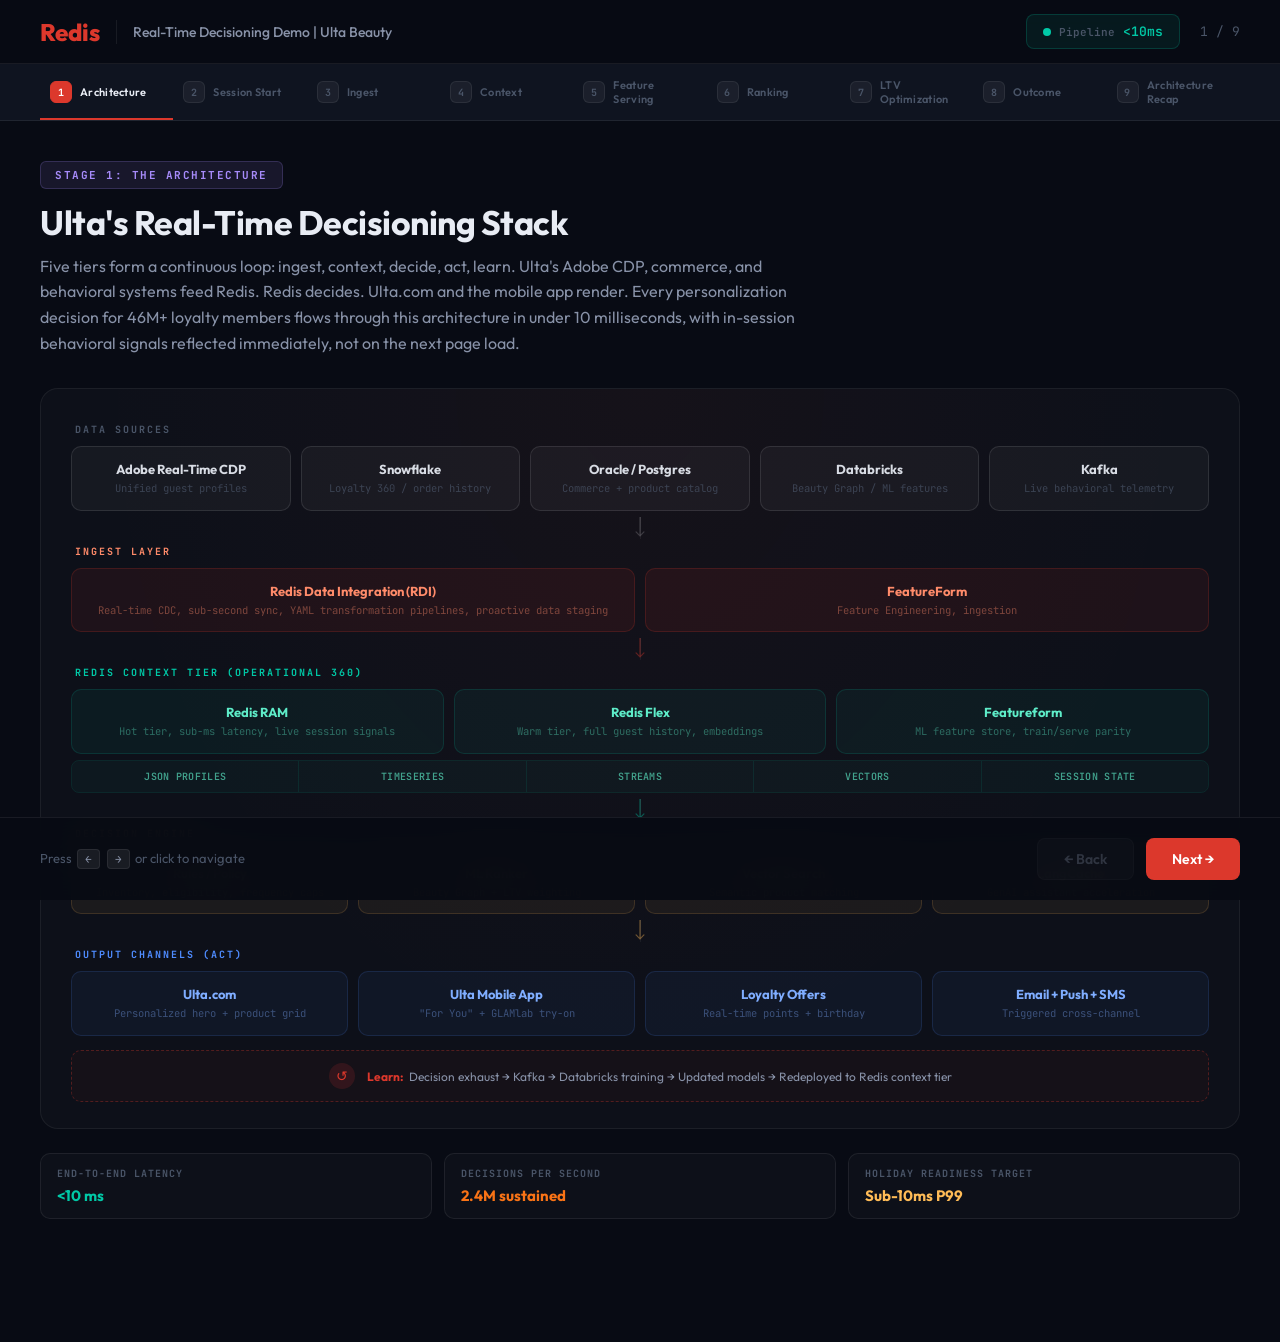
<file: ulta/index.html>
<!DOCTYPE html>
<html lang="en">
<head>
<meta charset="UTF-8">
<meta name="viewport" content="width=device-width, initial-scale=1.0">
<title>Redis Real-Time Decisioning Demo | Ulta Beauty</title>
<link rel="preconnect" href="https://fonts.googleapis.com">
<link href="https://fonts.googleapis.com/css2?family=JetBrains+Mono:wght@400;500;600;700&family=Outfit:wght@300;400;500;600;700;800&display=swap" rel="stylesheet">
<style>
:root {
  --red:#DC382C;--teal:#00C9A7;--blue:#4F8CFF;--amber:#FFBC57;--purple:#A78BFA;
  --vizio-bg:#0A0A0A;--vizio-card:#1A1A1A;--vizio-border:rgba(255,255,255,.08);
  --bg:#080B14;--bg2:#0F1420;--bg3:#161C2A;--border:rgba(255,255,255,.07);
  --text:#E8ECF4;--text2:#8892A8;--text3:#4A5568;
  --mono:'JetBrains Mono',monospace;--sans:'Outfit',sans-serif;
  --orange:#F97316;
  --ulta-pink:#E91E63;--ulta-rose:#D4145A;--ulta-blush:#F7C8D9;--diamond:#B9F2FF;
}
*{margin:0;padding:0;box-sizing:border-box}
body{font-family:var(--sans);background:var(--bg);color:var(--text);overflow-x:hidden;min-height:100vh}
.topbar{display:flex;align-items:center;justify-content:space-between;padding:14px 40px;border-bottom:1px solid var(--border);background:rgba(8,11,20,.95);backdrop-filter:blur(20px);position:sticky;top:0;z-index:50}
.topbar-left{display:flex;align-items:center;gap:16px}
.redis-logo{font-size:24px;font-weight:800;color:var(--red)}
.topbar-divider{width:1px;height:24px;background:var(--border)}
.topbar-title{font-size:14px;color:var(--text2);font-weight:500}
.topbar-right{display:flex;align-items:center;gap:20px}
.latency-display{display:flex;align-items:center;gap:8px;padding:8px 16px;border-radius:8px;background:rgba(0,201,167,.08);border:1px solid rgba(0,201,167,.2);font-family:var(--mono);font-size:13px;font-weight:600}
.latency-dot{width:8px;height:8px;border-radius:50%;background:var(--teal);animation:blink 1.5s infinite}
@keyframes blink{0%,100%{opacity:1}50%{opacity:.3}}
.latency-value{color:var(--teal)}
.latency-label{color:var(--text3);font-size:11px}
.stage-counter{font-size:13px;color:var(--text3);font-family:var(--mono)}
.progress-track{display:flex;gap:0;padding:0 40px;background:var(--bg2);border-bottom:1px solid var(--border);overflow-x:auto}
.progress-step{flex:1;min-width:110px;padding:14px 10px;display:flex;align-items:center;gap:8px;font-size:11px;font-weight:600;color:var(--text3);letter-spacing:.3px;position:relative;transition:all .4s;cursor:pointer}
.progress-step::after{content:'';position:absolute;bottom:0;left:0;right:0;height:2px;background:var(--red);transform:scaleX(0);transition:transform .5s cubic-bezier(.4,0,.2,1)}
.progress-step.active{color:var(--text)}.progress-step.active::after{transform:scaleX(1)}
.progress-step.done{color:var(--teal)}.progress-step.done::after{transform:scaleX(1);background:var(--teal)}
.step-num{width:22px;height:22px;border-radius:6px;display:flex;align-items:center;justify-content:center;font-size:10px;font-weight:700;background:rgba(255,255,255,.05);border:1px solid var(--border);transition:all .4s;font-family:var(--mono);flex-shrink:0}
.progress-step.active .step-num{background:var(--red);border-color:var(--red);color:#fff}
.progress-step.done .step-num{background:var(--teal);border-color:var(--teal);color:#fff}
.stage-viewport{min-height:calc(100vh - 120px);display:flex;flex-direction:column;padding:40px}
.stage-content{display:none;flex:1;animation:fadeUp .6s cubic-bezier(.4,0,.2,1) forwards}
.stage-content.active{display:flex;flex-direction:column}
@keyframes fadeUp{from{opacity:0;transform:translateY(20px)}to{opacity:1;transform:translateY(0)}}
.stage-header{margin-bottom:32px}
.stage-badge{display:inline-flex;align-items:center;gap:8px;padding:6px 14px;border-radius:6px;font-size:11px;font-weight:700;letter-spacing:1.5px;text-transform:uppercase;margin-bottom:14px;font-family:var(--mono)}
.badge-arch{background:rgba(167,139,250,.1);color:var(--purple);border:1px solid rgba(167,139,250,.2)}
.badge-trigger{background:rgba(249,115,22,.1);color:var(--orange);border:1px solid rgba(249,115,22,.2)}
.badge-ingest{background:rgba(220,56,44,.1);color:var(--red);border:1px solid rgba(220,56,44,.2)}
.badge-context{background:rgba(0,201,167,.1);color:var(--teal);border:1px solid rgba(0,201,167,.2)}
.badge-features{background:rgba(79,140,255,.1);color:var(--blue);border:1px solid rgba(79,140,255,.2)}
.badge-ranking{background:rgba(79,140,255,.1);color:var(--blue);border:1px solid rgba(79,140,255,.2)}
.badge-revenue{background:rgba(255,188,87,.1);color:var(--amber);border:1px solid rgba(255,188,87,.2)}
.badge-outcome{background:rgba(167,139,250,.1);color:var(--purple);border:1px solid rgba(167,139,250,.2)}
.stage-title{font-size:34px;font-weight:700;line-height:1.2;letter-spacing:-.5px;margin-bottom:10px}
.stage-subtitle{font-size:16px;color:var(--text2);line-height:1.6;max-width:780px}
.component-tag{display:inline-flex;align-items:center;gap:6px;padding:4px 12px;border-radius:5px;font-size:12px;font-weight:600;font-family:var(--mono);background:rgba(220,56,44,.1);color:var(--red);border:1px solid rgba(220,56,44,.15);margin-right:8px;margin-top:12px}
.viz-area{flex:1;display:flex;gap:24px;align-items:stretch}
.viz-panel{flex:1;border-radius:14px;background:var(--bg2);border:1px solid var(--border);padding:26px;position:relative;overflow:hidden}
.viz-panel::before{content:'';position:absolute;top:0;left:0;right:0;bottom:0;background:radial-gradient(ellipse at 50% 0%,rgba(220,56,44,.03) 0%,transparent 70%);pointer-events:none}
.viz-panel-title{font-size:12px;font-weight:700;letter-spacing:1.5px;text-transform:uppercase;color:var(--text3);margin-bottom:18px;font-family:var(--mono)}
.data-rows{display:flex;flex-direction:column;gap:9px}
.data-row{display:flex;align-items:center;justify-content:space-between;padding:11px 15px;border-radius:8px;background:rgba(255,255,255,.025);border:1px solid var(--border);animation:slideIn .5s cubic-bezier(.4,0,.2,1) forwards;opacity:0;gap:12px}
.data-row:nth-child(1){animation-delay:.1s}.data-row:nth-child(2){animation-delay:.18s}.data-row:nth-child(3){animation-delay:.26s}.data-row:nth-child(4){animation-delay:.34s}.data-row:nth-child(5){animation-delay:.42s}.data-row:nth-child(6){animation-delay:.5s}.data-row:nth-child(7){animation-delay:.58s}
@keyframes slideIn{from{opacity:0;transform:translateX(-12px)}to{opacity:1;transform:translateX(0)}}
.data-label{font-size:13px;color:var(--text2);font-weight:500}
.data-value{font-size:12px;font-weight:600;color:var(--text);font-family:var(--mono);text-align:right}
.data-value.red{color:var(--red)}.data-value.teal{color:var(--teal)}.data-value.amber{color:var(--amber)}.data-value.blue{color:var(--blue)}.data-value.orange{color:var(--orange)}.data-value.purple{color:var(--purple)}
.flow-container{display:flex;flex-direction:column;gap:12px}
.flow-item{display:flex;align-items:center;gap:14px;padding:13px 16px;border-radius:10px;background:rgba(255,255,255,.025);border:1px solid var(--border);opacity:0;animation:flowIn .6s forwards}
.flow-item:nth-child(1){animation-delay:.1s}.flow-item:nth-child(2){animation-delay:.2s}.flow-item:nth-child(3){animation-delay:.3s}.flow-item:nth-child(4){animation-delay:.4s}.flow-item:nth-child(5){animation-delay:.5s}.flow-item:nth-child(6){animation-delay:.6s}
@keyframes flowIn{from{opacity:0;transform:translateY(10px)}to{opacity:1;transform:translateY(0)}}
.flow-icon{width:42px;height:42px;border-radius:8px;display:flex;align-items:center;justify-content:center;font-size:11px;font-weight:800;flex-shrink:0;font-family:var(--mono);letter-spacing:-.5px}
.flow-source{font-size:13px;font-weight:700}.flow-detail{font-size:11px;color:var(--text3);margin-top:2px}
.flow-arrow{color:var(--red);font-size:16px;margin-left:auto;animation:pulseArrow 1.5s infinite}
@keyframes pulseArrow{0%,100%{opacity:1;transform:translateX(0)}50%{opacity:.5;transform:translateX(4px)}}
.genre-bar{display:flex;height:8px;border-radius:4px;overflow:hidden;margin-top:6px;margin-bottom:4px}
.genre-bar div{height:100%}
.genre-label{display:flex;justify-content:space-between;font-size:10px;color:var(--text3);font-family:var(--mono)}
.viewer-card{display:flex;align-items:center;gap:18px;padding:18px 22px;border-radius:12px;background:rgba(255,255,255,.03);border:1px solid var(--border);margin-bottom:20px;animation:fadeUp .6s forwards}
.viewer-avatar{width:52px;height:52px;border-radius:12px;background:linear-gradient(135deg,var(--orange),var(--amber));display:flex;align-items:center;justify-content:center;font-size:20px;font-weight:700;color:#fff;flex-shrink:0}
.viewer-name{font-size:17px;font-weight:700}.viewer-detail{font-size:12px;color:var(--text2);margin-top:2px}
.viewer-badge{margin-left:auto;padding:5px 12px;border-radius:5px;font-size:11px;font-weight:700;font-family:var(--mono);background:rgba(249,115,22,.12);color:var(--orange);border:1px solid rgba(249,115,22,.2)}
/* Content cards for ranking */
.content-grid{display:grid;grid-template-columns:repeat(3,1fr);gap:14px}
.content-card{border-radius:12px;padding:18px;background:rgba(255,255,255,.025);border:1px solid var(--border);opacity:0;animation:offerPop .5s forwards;transition:all .3s}
.content-card:nth-child(1){animation-delay:.15s}.content-card:nth-child(2){animation-delay:.3s}.content-card:nth-child(3){animation-delay:.45s}
@keyframes offerPop{from{opacity:0;transform:scale(.96)}to{opacity:1;transform:scale(1)}}
.content-card.winner{border-color:var(--teal);background:rgba(0,201,167,.05);box-shadow:0 0 24px rgba(0,201,167,.08)}
.content-rank{font-family:var(--mono);font-size:10px;font-weight:700;color:var(--text3);margin-bottom:8px;letter-spacing:1px;text-transform:uppercase}
.content-card.winner .content-rank{color:var(--teal)}
.content-title{font-size:15px;font-weight:700;margin-bottom:4px}
.content-meta{font-size:11px;color:var(--text3);margin-bottom:12px}
.content-source{display:inline-block;padding:3px 8px;border-radius:4px;font-size:10px;font-weight:700;font-family:var(--mono);margin-bottom:10px}
.src-wf{background:rgba(249,115,22,.15);color:var(--orange)}
.src-netflix{background:rgba(220,56,44,.15);color:#E50914}
.src-prime{background:rgba(79,140,255,.12);color:var(--blue)}
.src-apple{background:rgba(255,255,255,.1);color:var(--text2)}
.score-bar{height:5px;border-radius:3px;background:rgba(255,255,255,.06);overflow:hidden;margin-top:8px}
.score-fill{height:100%;border-radius:3px;animation:scoreFill 1s cubic-bezier(.4,0,.2,1) forwards;animation-delay:.7s;width:0}
@keyframes scoreFill{to{width:var(--score)}}
.score-label{display:flex;justify-content:space-between;margin-top:6px;font-size:10px;font-family:var(--mono);color:var(--text3)}
/* Revenue stage */
.rev-compare{display:grid;grid-template-columns:1fr auto 1fr;gap:20px;align-items:center;margin-top:16px}
.rev-card{padding:22px;border-radius:12px;text-align:center}
.rev-card.before{background:rgba(255,255,255,.03);border:1px solid var(--border)}
.rev-card.after{background:rgba(0,201,167,.05);border:1px solid rgba(0,201,167,.2)}
.rev-value{font-family:var(--mono);font-size:36px;font-weight:700;line-height:1;margin-bottom:6px}
.rev-label{font-size:12px;color:var(--text3)}
.rev-arrow{font-size:28px;color:var(--teal);animation:pulseArrow 1.5s infinite}
/* ── ARCHITECTURE (matches Landing Page tier system) ── */
.arch-wrap{flex:1;display:flex;flex-direction:column;gap:18px}
.arch-frame{flex:1;background:rgba(255,255,255,.025);border:1px solid rgba(255,255,255,.06);border-radius:18px;padding:34px 30px 26px;position:relative;overflow:hidden}
.arch-frame::before{content:'';position:absolute;inset:0;background:radial-gradient(ellipse at 50% 0%,rgba(220,56,44,.04),transparent 65%);pointer-events:none}
.arch-tier{position:relative;z-index:2}
.arch-tier-label{font-family:var(--mono);font-size:10px;font-weight:700;letter-spacing:2px;text-transform:uppercase;margin-bottom:10px;padding-left:4px}
.arch-tier-row{display:flex;gap:10px;align-items:stretch;flex-wrap:wrap}
.arch-node{flex:1;border-radius:10px;padding:14px 14px;text-align:center;border:1px solid;min-height:64px;display:flex;flex-direction:column;justify-content:center;min-width:120px;transition:all .25s}
.arch-node:hover{transform:translateY(-2px)}
.arch-node h4{font-size:13px;font-weight:700;margin-bottom:3px;line-height:1.3}
.arch-node p{font-size:10.5px;line-height:1.4;opacity:.7;font-family:var(--mono)}
.tier-source .arch-tier-label{color:var(--text3)}
.tier-source .arch-node{background:rgba(255,255,255,.04);border-color:rgba(255,255,255,.1)}
.tier-source .arch-node:hover{border-color:rgba(255,255,255,.25)}
.tier-source .arch-node h4{color:#D8DCE4}
.tier-source .arch-node p{color:var(--text3)}
.tier-ingest .arch-tier-label{color:#FF8B6A}
.tier-ingest .arch-node{background:rgba(220,56,44,.08);border-color:rgba(220,56,44,.2)}
.tier-ingest .arch-node:hover{border-color:rgba(220,56,44,.5);background:rgba(220,56,44,.12)}
.tier-ingest .arch-node h4{color:#FF8B6A}
.tier-ingest .arch-node p{color:rgba(255,139,106,.6)}
.tier-context .arch-tier-label{color:var(--teal)}
.tier-context .arch-node{background:rgba(0,201,167,.06);border-color:rgba(0,201,167,.15)}
.tier-context .arch-node:hover{border-color:rgba(0,201,167,.4);background:rgba(0,201,167,.1)}
.tier-context .arch-node h4{color:#5EECC8}
.tier-context .arch-node p{color:rgba(94,236,200,.55)}
.tier-decide .arch-tier-label{color:var(--amber)}
.tier-decide .arch-node{background:rgba(255,188,87,.06);border-color:rgba(255,188,87,.15)}
.tier-decide .arch-node:hover{border-color:rgba(255,188,87,.4);background:rgba(255,188,87,.1)}
.tier-decide .arch-node h4{color:var(--amber)}
.tier-decide .arch-node p{color:rgba(255,188,87,.55)}
.tier-act .arch-tier-label{color:var(--blue)}
.tier-act .arch-node{background:rgba(79,140,255,.06);border-color:rgba(79,140,255,.15)}
.tier-act .arch-node:hover{border-color:rgba(79,140,255,.4);background:rgba(79,140,255,.1)}
.tier-act .arch-node h4{color:#7FADFF}
.tier-act .arch-node p{color:rgba(127,173,255,.55)}
.arch-flow-arrow{display:flex;align-items:center;justify-content:center;height:22px;position:relative;margin:6px 0}
.arch-flow-arrow::before{content:'';width:1px;height:100%;background:linear-gradient(to bottom,rgba(255,255,255,.1),rgba(255,255,255,.05))}
.arch-flow-arrow svg{position:absolute;top:50%;left:50%;transform:translate(-50%,-50%)}
.arch-data-strip{display:flex;gap:0;margin-top:6px;border-radius:8px;overflow:hidden;border:1px solid rgba(0,201,167,.12)}
.arch-data-chip{flex:1;padding:9px 8px;text-align:center;font-size:10px;font-weight:600;color:rgba(94,236,200,.65);background:rgba(0,201,167,.04);border-right:1px solid rgba(0,201,167,.1);font-family:var(--mono);letter-spacing:.3px;text-transform:uppercase}
.arch-data-chip:last-child{border-right:none}
.arch-feedback{margin-top:14px;padding:12px 18px;border-radius:10px;border:1px dashed rgba(220,56,44,.3);background:rgba(220,56,44,.04);display:flex;align-items:center;justify-content:center;gap:12px;font-size:12px;color:var(--text2)}
.arch-feedback-icon{width:26px;height:26px;border-radius:50%;background:rgba(220,56,44,.15);display:flex;align-items:center;justify-content:center;font-size:14px;color:var(--red);flex-shrink:0}
.arch-callouts{display:grid;grid-template-columns:repeat(3,1fr);gap:12px;margin-top:6px}
.arch-callout{padding:13px 16px;border-radius:10px;background:rgba(255,255,255,.025);border:1px solid var(--border)}
.arch-callout-label{font-family:var(--mono);font-size:10px;font-weight:700;letter-spacing:1px;text-transform:uppercase;color:var(--text3);margin-bottom:6px}
.arch-callout-value{font-size:15px;font-weight:700;color:var(--text)}
.arch-callout-value.teal{color:var(--teal)}
.arch-callout-value.orange{color:var(--orange)}
.arch-callout-value.amber{color:var(--amber)}
/* Feature serving */
.feat-grid{display:grid;grid-template-columns:repeat(2,1fr);gap:14px}
.feat-card{padding:16px 18px;border-radius:10px;background:rgba(255,255,255,.025);border:1px solid var(--border);opacity:0;animation:offerPop .5s forwards}
.feat-card:nth-child(1){animation-delay:.1s}.feat-card:nth-child(2){animation-delay:.2s}.feat-card:nth-child(3){animation-delay:.3s}.feat-card:nth-child(4){animation-delay:.4s}.feat-card:nth-child(5){animation-delay:.5s}.feat-card:nth-child(6){animation-delay:.6s}
.feat-name{font-family:var(--mono);font-size:11px;font-weight:700;color:var(--blue);margin-bottom:4px;letter-spacing:.5px}
.feat-desc{font-size:11px;color:var(--text3);margin-bottom:8px;line-height:1.45}
.feat-value-row{display:flex;align-items:center;justify-content:space-between;padding-top:8px;border-top:1px solid var(--border)}
.feat-value{font-family:var(--mono);font-size:12px;font-weight:700;color:var(--text)}
.feat-latency{font-family:var(--mono);font-size:10px;color:var(--teal)}
/* Ulta mobile mockup */
.ulta-screen{background:#0E0E12;border-radius:28px;border:8px solid #1a1a22;overflow:hidden;position:relative;box-shadow:0 20px 60px rgba(0,0,0,.5),inset 0 0 0 1px rgba(255,255,255,.04);max-width:340px;margin:0 auto}
.ulta-statusbar{display:flex;justify-content:space-between;align-items:center;padding:10px 22px 4px;font-size:11px;color:var(--text2);font-family:var(--mono);font-weight:700}
.ulta-header{padding:8px 22px 14px;display:flex;justify-content:space-between;align-items:baseline;border-bottom:1px solid rgba(255,255,255,.04)}
.ulta-logo{font-size:22px;font-weight:800;color:#fff;letter-spacing:1px}
.ulta-greeting{font-size:11px;font-weight:700;color:#fff;letter-spacing:.5px;font-family:var(--mono);text-transform:uppercase}
.generic-head .ulta-greeting,.generic-head .ulta-logo{color:var(--text3) !important}
.ulta-hero{position:relative;padding:22px 22px 20px;display:flex;flex-direction:column;align-items:flex-start;border-bottom:1px solid rgba(255,255,255,.04)}
.ulta-hero-tag{font-size:9px;font-weight:800;letter-spacing:1.5px;text-transform:uppercase;margin-bottom:8px;font-family:var(--mono)}
.ulta-hero-title{font-size:18px;font-weight:800;line-height:1.2;margin-bottom:6px;letter-spacing:-.3px}
.ulta-hero-desc{font-size:11px;color:var(--text2);line-height:1.5;margin-bottom:14px}
.ulta-hero-btn{display:inline-block;padding:9px 20px;border-radius:24px;border:1.5px solid var(--orange);color:#fff;font-size:11px;font-weight:700;text-transform:uppercase;letter-spacing:1px}
.ulta-row{padding:14px 22px 4px}
.ulta-row-title{font-size:10px;font-weight:700;letter-spacing:1.5px;text-transform:uppercase;color:var(--text);margin-bottom:10px;font-family:var(--mono)}
.ulta-tiles{display:flex;gap:8px;overflow:hidden;padding-bottom:6px}
.ulta-tile{flex:1;min-width:0;height:78px;border-radius:8px;display:flex;flex-direction:column;justify-content:space-between;padding:9px 10px;font-size:10px;font-weight:700;line-height:1.25;position:relative}
.tile-source{font-size:9px;font-weight:800;font-family:var(--mono);letter-spacing:.3px;align-self:flex-start}
.outcome-split{display:grid;grid-template-columns:1fr 1fr;gap:24px}
.outcome-col{display:flex;flex-direction:column;gap:14px}
.outcome-header{padding:10px 16px;border-radius:8px;font-size:12px;font-weight:700;letter-spacing:1px;text-transform:uppercase;font-family:var(--mono);text-align:center}
.outcome-header.generic{background:rgba(255,255,255,.04);color:var(--text3);border:1px solid var(--border)}
.outcome-header.personalized{background:rgba(0,201,167,.08);color:var(--teal);border:1px solid rgba(0,201,167,.2)}
.outcome-metrics{display:flex;gap:16px;padding:16px;border-radius:10px}
.outcome-metrics.generic-m{background:rgba(255,255,255,.03);border:1px solid var(--border)}
.outcome-metrics.personalized-m{background:rgba(0,201,167,.05);border:1px solid rgba(0,201,167,.15)}
.outcome-metric{flex:1;text-align:center}
.outcome-metric-value{font-family:var(--mono);font-size:22px;font-weight:700;line-height:1}
.generic-m .outcome-metric-value{color:var(--text3)}
.personalized-m .outcome-metric-value{color:var(--teal)}
.outcome-metric-label{font-size:10px;color:var(--text3);margin-top:4px}
/* Nav */
.nav-bar{display:flex;justify-content:space-between;align-items:center;padding:20px 40px;border-top:1px solid var(--border);background:rgba(8,11,20,.95);backdrop-filter:blur(20px);position:sticky;bottom:0;z-index:50}
.nav-hint{font-size:13px;color:var(--text3)}
.nav-hint kbd{display:inline-block;padding:2px 7px;border-radius:4px;background:rgba(255,255,255,.07);border:1px solid var(--border);font-family:var(--mono);font-size:11px;color:var(--text2);margin:0 2px}
.nav-buttons{display:flex;gap:12px}
.nav-btn{padding:11px 26px;border-radius:8px;font-size:14px;font-weight:600;cursor:pointer;transition:all .2s;border:none;font-family:var(--sans)}
.nav-btn.back{background:rgba(255,255,255,.06);color:var(--text2);border:1px solid var(--border)}
.nav-btn.back:hover{background:rgba(255,255,255,.1);color:var(--text)}
.nav-btn.next{background:var(--red);color:#fff}
.nav-btn.next:hover{background:#c0302a;transform:translateY(-1px)}
.nav-btn:disabled{opacity:.3;cursor:not-allowed;transform:none}
.nav-btn.restart{background:var(--teal);color:#fff}
.nav-btn.restart:hover{background:#00a88b}
@media(max-width:900px){.topbar,.progress-track,.stage-viewport,.nav-bar{padding-left:16px;padding-right:16px}.stage-title{font-size:26px}.viz-area{flex-direction:column}.outcome-split{grid-template-columns:1fr}.content-grid{grid-template-columns:1fr}.feat-grid{grid-template-columns:1fr}.arch-callouts{grid-template-columns:1fr}.progress-step span{display:none}.ulta-screen{max-width:100%}}
</style>
</head>
<body>
<div class="topbar"><div class="topbar-left"><div class="redis-logo">Redis</div><div class="topbar-divider"></div><div class="topbar-title">Real-Time Decisioning Demo | Ulta Beauty</div></div><div class="topbar-right"><div class="latency-display"><div class="latency-dot"></div><span class="latency-label">Pipeline</span><span class="latency-value" id="globalLatency">--</span></div><div class="stage-counter" id="stageCounter">1 / 9</div></div></div>
<div class="progress-track" id="progressTrack">
<div class="progress-step active" data-step="0"><div class="step-num">1</div><span>Architecture</span></div>
<div class="progress-step" data-step="1"><div class="step-num">2</div><span>Session Start</span></div>
<div class="progress-step" data-step="2"><div class="step-num">3</div><span>Ingest</span></div>
<div class="progress-step" data-step="3"><div class="step-num">4</div><span>Context</span></div>
<div class="progress-step" data-step="4"><div class="step-num">5</div><span>Feature Serving</span></div>
<div class="progress-step" data-step="5"><div class="step-num">6</div><span>Ranking</span></div>
<div class="progress-step" data-step="6"><div class="step-num">7</div><span>LTV Optimization</span></div>
<div class="progress-step" data-step="7"><div class="step-num">8</div><span>Outcome</span></div>
<div class="progress-step" data-step="8"><div class="step-num">9</div><span>Architecture Recap</span></div>
</div>

<div class="stage-viewport">

<!-- ══ STAGE 1: ARCHITECTURE OVERVIEW ══ -->
<div class="stage-content active" id="stage0">
<div class="stage-header"><div class="stage-badge badge-arch">Stage 1: The Architecture</div><div class="stage-title">Ulta's Real-Time Decisioning Stack</div><div class="stage-subtitle">Five tiers form a continuous loop: ingest, context, decide, act, learn. Ulta's Adobe CDP, commerce, and behavioral systems feed Redis. Redis decides. Ulta.com and the mobile app render. Every personalization decision for 46M+ loyalty members flows through this architecture in under 10 milliseconds, with in-session behavioral signals reflected immediately, not on the next page load.</div></div>
<div class="arch-wrap">
<div class="arch-frame">

<div class="arch-tier tier-source"><div class="arch-tier-label">Data Sources</div>
<div class="arch-tier-row">
<div class="arch-node"><h4>Adobe Real-Time CDP</h4><p>Unified guest profiles</p></div>
<div class="arch-node"><h4>Snowflake</h4><p>Loyalty 360 / order history</p></div>
<div class="arch-node"><h4>Oracle / Postgres</h4><p>Commerce + product catalog</p></div>
<div class="arch-node"><h4>Databricks</h4><p>Beauty Graph / ML features</p></div>
<div class="arch-node"><h4>Kafka</h4><p>Live behavioral telemetry</p></div>
</div></div>

<div class="arch-flow-arrow"><svg width="16" height="22" viewBox="0 0 16 28"><path d="M8 0V24M3 19L8 24L13 19" stroke="rgba(255,255,255,.18)" stroke-width="1.5" fill="none" stroke-linecap="round"/></svg></div>

<div class="arch-tier tier-ingest"><div class="arch-tier-label">Ingest Layer</div>
<div class="arch-tier-row">
<div class="arch-node"><h4>Redis Data Integration (RDI)</h4><p>Real-time CDC, sub-second sync, YAML transformation pipelines, proactive data staging</p></div>
<div class="arch-node"><h4>FeatureForm</h4><p>Feature Engineering, ingestion</p></div>
</div></div>


<div class="arch-flow-arrow"><svg width="16" height="22" viewBox="0 0 16 28"><path d="M8 0V24M3 19L8 24L13 19" stroke="rgba(220,56,44,.4)" stroke-width="1.5" fill="none" stroke-linecap="round"/></svg></div>

<div class="arch-tier tier-context"><div class="arch-tier-label">Redis Context Tier (Operational 360)</div>
<div class="arch-tier-row">
<div class="arch-node"><h4>Redis RAM</h4><p>Hot tier, sub-ms latency, live session signals</p></div>
<div class="arch-node"><h4>Redis Flex</h4><p>Warm tier, full guest history, embeddings</p></div>
<div class="arch-node"><h4>Featureform</h4><p>ML feature store, train/serve parity</p></div>
</div>
<div class="arch-data-strip">
<div class="arch-data-chip">JSON Profiles</div>
<div class="arch-data-chip">TimeSeries</div>
<div class="arch-data-chip">Streams</div>
<div class="arch-data-chip">Vectors</div>
<div class="arch-data-chip">Session State</div>
</div></div>

<div class="arch-flow-arrow"><svg width="16" height="22" viewBox="0 0 16 28"><path d="M8 0V24M3 19L8 24L13 19" stroke="rgba(0,201,167,.4)" stroke-width="1.5" fill="none" stroke-linecap="round"/></svg></div>

<div class="arch-tier tier-decide"><div class="arch-tier-label">Decision Engine</div>
<div class="arch-tier-row">
<div class="arch-node"><h4>Rules / Policy</h4><p>Inventory, eligibility, frequency caps</p></div>
<div class="arch-node"><h4>ML Ranker</h4><p>Beauty Graph + LTV weighting</p></div>
<div class="arch-node"><h4>Vector Search</h4><p>Semantic product matching</p></div>
<div class="arch-node"><h4>LangCache</h4><p>GenAI assistant acceleration</p></div>
</div></div>

<div class="arch-flow-arrow"><svg width="16" height="22" viewBox="0 0 16 28"><path d="M8 0V24M3 19L8 24L13 19" stroke="rgba(255,188,87,.4)" stroke-width="1.5" fill="none" stroke-linecap="round"/></svg></div>

<div class="arch-tier tier-act"><div class="arch-tier-label">Output Channels (Act)</div>
<div class="arch-tier-row">
<div class="arch-node"><h4>Ulta.com</h4><p>Personalized hero + product grid</p></div>
<div class="arch-node"><h4>Ulta Mobile App</h4><p>"For You" + GLAMlab try-on</p></div>
<div class="arch-node"><h4>Loyalty Offers</h4><p>Real-time points + birthday</p></div>
<div class="arch-node"><h4>Email + Push + SMS</h4><p>Triggered cross-channel</p></div>
</div></div>

<div class="arch-feedback"><div class="arch-feedback-icon">&#x21BA;</div><span><strong style="color:var(--red)">Learn:</strong>&nbsp; Decision exhaust &rarr; Kafka &rarr; Databricks training &rarr; Updated models &rarr; Redeployed to Redis context tier</span></div>

</div>
<div class="arch-callouts">
<div class="arch-callout"><div class="arch-callout-label">End-to-End Latency</div><div class="arch-callout-value teal">&lt;10 ms</div></div>
<div class="arch-callout"><div class="arch-callout-label">Decisions Per Second</div><div class="arch-callout-value orange">2.4M sustained</div></div>
<div class="arch-callout"><div class="arch-callout-label">Holiday Readiness Target</div><div class="arch-callout-value amber">Sub-10ms P99</div></div>
</div>
</div>
</div>

<!-- ══ STAGE 2: SESSION START ══ -->
<div class="stage-content" id="stage1">
<div class="stage-header"><div class="stage-badge badge-trigger">Stage 2: Session Start</div><div class="stage-title">Sarah opens the Ulta app</div><div class="stage-subtitle">A session event fires the moment Sarah authenticates. Redis identifies a Diamond loyalty member, pulls her full guest profile, and activates the in-session personalization pipeline before the home screen renders.</div></div>
<div class="viz-area">
<div class="viz-panel" style="flex:2"><div class="viz-panel-title">Guest Session Event</div>
<div class="viewer-card"><div class="viewer-avatar">SM</div><div><div class="viewer-name">Sarah Martinez</div><div class="viewer-detail">Ulta Beauty Rewards Diamond | Member since 2019 | 14 visits last 90 days</div></div><div class="viewer-badge">DIAMOND</div></div>
<div class="data-rows">
<div class="data-row"><span class="data-label">Event</span><span class="data-value">app_session_start</span></div>
<div class="data-row"><span class="data-label">Time</span><span class="data-value orange">7:18 PM (prime mobile window)</span></div>
<div class="data-row"><span class="data-label">Device</span><span class="data-value">iOS app v9.4 / iPhone 16</span></div>
<div class="data-row"><span class="data-label">Loyalty points balance</span><span class="data-value amber">2,840 pts ($28 reward ready)</span></div>
<div class="data-row"><span class="data-label">Trailing 12mo spend</span><span class="data-value">$1,247 (top 8% of base)</span></div>
<div class="data-row"><span class="data-label">Birthday flag</span><span class="data-value teal">14 days out</span></div>
<div class="data-row"><span class="data-label">Last session</span><span class="data-value">3 days ago, browsed mascara, no purchase</span></div>
</div></div>
<div class="viz-panel"><div class="viz-panel-title">Why This Matters</div>
<div style="display:flex;flex-direction:column;gap:16px;margin-top:4px">
<div style="font-size:13px;color:var(--text2);line-height:1.6">Sarah is one of <strong style="color:var(--orange)">46M+ loyalty members</strong> who drive <strong style="color:var(--amber)">95% of Ulta sales</strong>. Diamond members visit 3x more often and spend 5x more than the average guest.</div>
<div style="font-size:13px;color:var(--text2);line-height:1.6">Her last session ended <strong style="color:var(--teal)">without a purchase</strong>. The in-session signal (mascara browsing, abandoned at PDP) is the most predictive data Ulta has, and it's only useful if it's reflected <strong style="color:var(--teal)">right now</strong>, not on tomorrow's email.</div>
<div style="padding:14px;border-radius:8px;background:rgba(233,30,99,.06);border:1px solid rgba(233,30,99,.15);font-size:12px;color:var(--text2);line-height:1.6"><strong style="color:var(--ulta-pink)">The opportunity:</strong> Recognize the in-session intent, cross it with her Beauty Graph affinity, and surface a complete eye routine in the moment, not after the session ends.</div>
<div style="padding:14px;border-radius:8px;background:rgba(255,255,255,.03);border:1px solid var(--border);font-size:12px;color:var(--text2);line-height:1.6"><strong style="color:var(--text3)">Without Redis:</strong> Sarah sees the same generic home screen as every other guest. Static "Trending in Beauty" carousel. Mascara browsing signal sits in a batch queue. She closes the app and the moment is gone.</div>
</div></div>
</div></div>

<!-- ══ STAGE 3: INGEST ══ -->
<div class="stage-content" id="stage2">
<div class="stage-header"><div class="stage-badge badge-ingest">Stage 3: Ingest</div><div class="stage-title">Ulta's data sources flow into Redis</div><div class="stage-subtitle">RDI continuously syncs changes from Adobe CDP, the commerce platform, and the warehouse. Featureform orchestrates Beauty Graph features from Databricks. Batch profiles, transactional state, and live behavioral events converge in one low-latency layer, ready for sub-10ms decisioning.</div><span class="component-tag">Redis Data Integration (RDI)</span><span class="component-tag">Featureform</span></div>
<div class="viz-area">
<div class="viz-panel" style="flex:2"><div class="viz-panel-title">Source Systems &rarr; Redis</div>
<div class="flow-container">
<div class="flow-item"><div class="flow-icon" style="background:rgba(233,30,99,.15);color:#E91E63">CDP</div><div><div class="flow-source">Adobe Real-Time CDP &middot; Unified Guest Profile</div><div class="flow-detail">46M+ loyalty profiles | Motivation segments | Consent state | Cross-channel identity stitching</div></div><div class="flow-arrow">&rarr;</div></div>
<div class="flow-item"><div class="flow-icon" style="background:rgba(79,140,255,.12);color:#29B5E8">SNOW</div><div><div class="flow-source">Snowflake &middot; Loyalty 360 Warehouse</div><div class="flow-detail">5+ years of order history | Tier state | Points balance | Replenishment cycles | Lifetime value</div></div><div class="flow-arrow">&rarr;</div></div>
<div class="flow-item"><div class="flow-icon" style="background:rgba(167,139,250,.12);color:#A78BFA">PG</div><div><div class="flow-source">Oracle / Postgres &middot; Commerce + Catalog</div><div class="flow-detail">25,000+ SKUs | 600+ brands | Real-time inventory | Pricing | Promotional eligibility</div></div><div class="flow-arrow">&rarr;</div></div>
<div class="flow-item"><div class="flow-icon" style="background:rgba(249,115,22,.12);color:#FF3621">DBX</div><div><div class="flow-source">Databricks &middot; Beauty Graph ML Pipeline</div><div class="flow-detail">Guest embeddings | Shade / undertone affinity | Routine completion models | GLAMlab try-on history</div></div><div class="flow-arrow">&rarr;</div></div>
<div class="flow-item"><div class="flow-icon" style="background:rgba(0,201,167,.12);color:var(--teal)">KFK</div><div><div class="flow-source">Kafka &middot; Live Behavioral Stream</div><div class="flow-detail">Page views | Search queries | PDP dwell | Add-to-cart | Filter selections | App launches</div></div><div class="flow-arrow">&rarr;</div></div>
</div></div>
<div class="viz-panel"><div class="viz-panel-title">RDI Pipeline Status</div>
<div class="data-rows">
<div class="data-row"><span class="data-label">CDC mode</span><span class="data-value teal">Real-time</span></div>
<div class="data-row"><span class="data-label">Adobe CDP sync</span><span class="data-value teal">Streaming</span></div>
<div class="data-row"><span class="data-label">Snowflake sync</span><span class="data-value teal">Streaming</span></div>
<div class="data-row"><span class="data-label">Postgres CDC</span><span class="data-value teal">Sub-second</span></div>
<div class="data-row"><span class="data-label">Databricks sync</span><span class="data-value teal">4h refresh</span></div>
<div class="data-row"><span class="data-label">Kafka lag</span><span class="data-value teal">&lt;80ms</span></div>
<div class="data-row"><span class="data-label">Cache misses</span><span class="data-value teal">0</span></div>
</div></div>
</div></div>

<!-- ══ STAGE 4: CONTEXT BUILD ══ -->
<div class="stage-content" id="stage3">
<div class="stage-header"><div class="stage-badge badge-context">Stage 4: Context Assembly</div><div class="stage-title">Sarah's Beauty Graph + in-session signals</div><div class="stage-subtitle">Redis assembles the full picture: who Sarah is, what she's bought, what she's browsing right now, and where she is in her replenishment cycle. Historical Beauty Graph affinity meets the live in-session intent signal that just fired three taps ago.</div><span class="component-tag">Redis RAM</span><span class="component-tag">Redis Flex</span></div>
<div class="viz-area">
<div class="viz-panel"><div class="viz-panel-title">Guest 360 (Beauty Graph)</div>
<div style="margin-bottom:14px">
<div class="data-label" style="margin-bottom:8px;font-size:12px">Category Affinity Distribution</div>
<div class="genre-bar"><div style="width:38%;background:#E91E63"></div><div style="width:24%;background:var(--purple)"></div><div style="width:18%;background:var(--amber)"></div><div style="width:12%;background:var(--teal)"></div><div style="width:8%;background:var(--blue)"></div></div>
<div class="genre-label"><span>Eye 38%</span><span>Skincare 24%</span><span>Lip 18%</span><span>Hair 12%</span><span>Frag 8%</span></div>
</div>
<div class="data-rows">
<div class="data-row"><span class="data-label">Top brand affinities</span><span class="data-value" style="color:#E91E63">Tarte, Too Faced, NARS</span></div>
<div class="data-row"><span class="data-label">Skin tone / undertone</span><span class="data-value">Medium / Warm (GLAMlab)</span></div>
<div class="data-row"><span class="data-label">Last purchase</span><span class="data-value">Drunk Elephant Protini, 41 days ago</span></div>
<div class="data-row"><span class="data-label">Replenishment due</span><span class="data-value amber">Mascara: 4 days overdue</span></div>
<div class="data-row"><span class="data-label">Motivation segment</span><span class="data-value teal">Routine Refresher</span></div>
</div></div>
<div class="viz-panel"><div class="viz-panel-title">In-Session Signal (Live)</div>
<div class="data-rows">
<div class="data-row"><span class="data-label">Search query (3s ago)</span><span class="data-value orange">"tubing mascara waterproof"</span></div>
<div class="data-row"><span class="data-label">PDP viewed (1s ago)</span><span class="data-value">Tarte Maneater Mascara</span></div>
<div class="data-row"><span class="data-label">Dwell time on PDP</span><span class="data-value teal">38 sec (high intent)</span></div>
<div class="data-row"><span class="data-label">Filter applied</span><span class="data-value">Cruelty-free, $20-$30</span></div>
<div class="data-row"><span class="data-label">Cart state</span><span class="data-value">Empty</span></div>
<div class="data-row"><span class="data-label">Trending in eye (24h)</span><span class="data-value teal">+62% Tarte Maneater searches</span></div>
</div>
<div style="margin-top:14px;padding:13px;border-radius:8px;background:rgba(233,30,99,.06);border:1px solid rgba(233,30,99,.15);font-size:11px;color:var(--text2);line-height:1.5"><strong style="color:var(--ulta-pink)">Context signal:</strong> Sarah is mid-decision on mascara right now. Her Beauty Graph says Tarte is her top brand. She's overdue for replenishment. Surface a complete eye routine, not just mascara, while she's still in the moment.</div>
</div>
</div></div>

<!-- ══ STAGE 5: FEATURE SERVING ══ -->
<div class="stage-content" id="stage4">
<div class="stage-header"><div class="stage-badge badge-features">Stage 5: Feature Serving</div><div class="stage-title">Features hydrated for the ranking model</div><div class="stage-subtitle">Featureform pulls every signal needed by the ML ranker into a single vector. Beauty Graph features, product features, and live in-session features merge in sub-millisecond. No feature lookups during scoring.</div><span class="component-tag">Featureform</span><span class="component-tag">Redis Feature Store</span></div>
<div class="viz-area" style="flex-direction:column;gap:18px">
<div class="feat-grid">
<div class="feat-card"><div class="feat-name">GUEST_CATEGORY_VECTOR</div><div class="feat-desc">Sarah's lifetime category affinity, weighted toward last 90 days</div><div class="feat-value-row"><span class="feat-value">[0.38, 0.24, 0.18, ...]</span><span class="feat-latency">0.6 ms</span></div></div>
<div class="feat-card"><div class="feat-name">GUEST_EMBEDDING_512D</div><div class="feat-desc">Databricks-trained Beauty Graph embedding of Sarah's identity</div><div class="feat-value-row"><span class="feat-value">[0.74, -0.29, 0.58, ...]</span><span class="feat-latency">0.4 ms</span></div></div>
<div class="feat-card"><div class="feat-name">IN_SESSION_INTENT</div><div class="feat-desc">Live intent signal extracted from search + PDP dwell + filter</div><div class="feat-value-row"><span class="feat-value">eye_mascara_high_intent</span><span class="feat-latency">0.2 ms</span></div></div>
<div class="feat-card"><div class="feat-name">REPLENISHMENT_OVERDUE_DAYS</div><div class="feat-desc">Predicted replenishment cycle vs. last purchase</div><div class="feat-value-row"><span class="feat-value">+4 (mascara)</span><span class="feat-latency">0.3 ms</span></div></div>
<div class="feat-card"><div class="feat-name">LOYALTY_TIER_LTV_SCORE</div><div class="feat-desc">Diamond tier multiplier + trailing 12mo LTV percentile</div><div class="feat-value-row"><span class="feat-value">0.92 (top 8%)</span><span class="feat-latency">0.3 ms</span></div></div>
<div class="feat-card"><div class="feat-name">BIRTHDAY_PROXIMITY_BIAS</div><div class="feat-desc">Birthday window flag, drives premium gift bias</div><div class="feat-value-row"><span class="feat-value">+0.28 (14 days)</span><span class="feat-latency">0.3 ms</span></div></div>
</div>
<div class="viz-panel" style="flex:0">
<div class="viz-panel-title">Feature Serving Performance</div>
<div style="display:flex;gap:24px;align-items:center">
<div style="flex:1"><div style="font-size:11px;color:var(--text3);margin-bottom:4px;font-family:var(--mono);text-transform:uppercase;letter-spacing:1px">Total Features Hydrated</div><div style="font-size:28px;font-weight:700;color:var(--text);font-family:var(--mono)">214</div></div>
<div style="flex:1"><div style="font-size:11px;color:var(--text3);margin-bottom:4px;font-family:var(--mono);text-transform:uppercase;letter-spacing:1px">P99 Lookup Latency</div><div style="font-size:28px;font-weight:700;color:var(--teal);font-family:var(--mono)">2.3 ms</div></div>
<div style="flex:1"><div style="font-size:11px;color:var(--text3);margin-bottom:4px;font-family:var(--mono);text-transform:uppercase;letter-spacing:1px">Online / Offline Parity</div><div style="font-size:28px;font-weight:700;color:var(--teal);font-family:var(--mono)">100%</div></div>
<div style="flex:1"><div style="font-size:11px;color:var(--text3);margin-bottom:4px;font-family:var(--mono);text-transform:uppercase;letter-spacing:1px">Cache Hit Rate</div><div style="font-size:28px;font-weight:700;color:var(--teal);font-family:var(--mono)">99.7%</div></div>
</div>
</div>
</div></div>

<!-- ══ STAGE 6: PRODUCT RANKING ══ -->
<div class="stage-content" id="stage5">
<div class="stage-header"><div class="stage-badge badge-ranking">Stage 6: Product Ranking</div><div class="stage-title">Products scored and ranked in real time</div><div class="stage-subtitle">Vector Search matches Sarah's Beauty Graph embedding to product embeddings across the full catalog. The in-session intent signal boosts mascara and complementary eye products. Already-owned SKUs and out-of-stock items are suppressed.</div><span class="component-tag">Vector Search</span><span class="component-tag">ML Ranker</span><span class="component-tag">Rules Engine</span></div>
<div class="viz-area" style="flex-direction:column;gap:20px">
<div style="display:flex;gap:10px;flex-wrap:wrap">
<div style="padding:7px 14px;border-radius:6px;background:rgba(255,255,255,.03);border:1px solid var(--border);font-size:12px;color:var(--text2)">25,000+ active SKUs</div>
<div style="padding:7px 14px;border-radius:6px;background:rgba(233,30,99,.06);border:1px solid rgba(233,30,99,.15);font-size:12px;color:#E91E63">847 eye-category matches</div>
<div style="padding:7px 14px;border-radius:6px;background:rgba(220,56,44,.06);border:1px solid rgba(220,56,44,.12);font-size:12px;color:var(--red)">142 suppressed (owned + OOS)</div>
<div style="padding:7px 14px;border-radius:6px;background:rgba(0,201,167,.06);border:1px solid rgba(0,201,167,.12);font-size:12px;color:var(--teal)">Top 18 ranked for guest surface</div>
</div>
<div class="content-grid">
<div class="content-card winner"><div class="content-rank">#1 Hero / "For You"</div><div class="content-source src-wf" style="background:rgba(233,30,99,.15);color:#E91E63">Tarte &middot; Eye</div><div class="content-title">Tarte Maneater Mascara</div><div class="content-meta">$26 | Tubing waterproof | 96% match</div><div style="font-size:11px;color:var(--text3);margin-bottom:8px">Exact PDP Sarah just dwelled on. Top brand affinity. Fits filter (cruelty-free, $20-$30). Replenishment overdue. Highest LTV unlock.</div><div class="score-bar"><div class="score-fill" style="--score:96%;background:var(--teal)"></div></div><div class="score-label"><span>Relevance</span><span style="color:var(--teal)">96%</span></div></div>
<div class="content-card"><div class="content-rank">#2 Complete the Look</div><div class="content-source src-wf" style="background:rgba(233,30,99,.15);color:#E91E63">Tarte &middot; Eye</div><div class="content-title">Tarte Tartelette In Bloom Palette</div><div class="content-meta">$41 | 12 shades | 89% match</div><div style="font-size:11px;color:var(--text3);margin-bottom:8px">Pairs with Maneater. Warm undertones from GLAMlab. Cross-sell driver. Bundle lift +34%.</div><div class="score-bar"><div class="score-fill" style="--score:89%;background:var(--orange)"></div></div><div class="score-label"><span>Relevance</span><span style="color:var(--orange)">89%</span></div></div>
<div class="content-card"><div class="content-rank">#3 Routine Builder</div><div class="content-source src-wf" style="background:rgba(167,139,250,.15);color:var(--purple)">Too Faced &middot; Eye</div><div class="content-title">Too Faced Better Than Sex Primer</div><div class="content-meta">$25 | Lash primer | 84% match</div><div style="font-size:11px;color:var(--text3);margin-bottom:8px">Routine completion play. Top brand #2 for Sarah. Increases mascara performance, builds full eye routine.</div><div class="score-bar"><div class="score-fill" style="--score:84%;background:var(--purple)"></div></div><div class="score-label"><span>Relevance</span><span style="color:var(--purple)">84%</span></div></div>
</div>
</div></div>

<!-- ══ STAGE 7: LTV OPTIMIZATION ══ -->
<div class="stage-content" id="stage6">
<div class="stage-header"><div class="stage-badge badge-revenue">Stage 7: LTV Optimization</div><div class="stage-title">Personalization meets lifetime value</div><div class="stage-subtitle">Ulta optimizes for guest lifetime value, not just this session's basket. Diamond loyalty members get a routine-completion boost, replenishment-overdue products get a recency multiplier, and the model balances immediate conversion against long-term loyalty health.</div><span class="component-tag">ML Ranking</span><span class="component-tag">Rules Engine</span></div>
<div class="viz-area">
<div class="viz-panel" style="flex:2"><div class="viz-panel-title">LTV-Weighted Ranking Logic</div>
<div class="data-rows" style="margin-bottom:20px">
<div class="data-row"><span class="data-label">Diamond tier LTV multiplier</span><span class="data-value teal">1.3x on routine-completion plays</span></div>
<div class="data-row"><span class="data-label">Replenishment overdue boost</span><span class="data-value amber">1.25x on category-overdue SKUs</span></div>
<div class="data-row"><span class="data-label">Birthday window boost</span><span class="data-value" style="color:#E91E63">1.2x on premium / gift-eligible SKUs</span></div>
<div class="data-row"><span class="data-label">Frequency cap (same brand)</span><span class="data-value">Max 2 SKUs per brand on home</span></div>
<div class="data-row"><span class="data-label">Personalization quality floor</span><span class="data-value">Never below 75% relevance</span></div>
</div>
<div style="font-size:13px;color:var(--text2);line-height:1.6;padding:16px;border-radius:10px;background:rgba(255,188,87,.05);border:1px solid rgba(255,188,87,.12)"><strong style="color:var(--amber)">The key insight:</strong> A 3-product eye routine (mascara + palette + primer) at $92 AOV generates 2.5x more LTV than the single $26 mascara, because routine completion drives the next visit and the visit after that. Redis optimizes for the loyalty flywheel, not just this checkout.</div>
</div>
<div class="viz-panel"><div class="viz-panel-title">Projected Session Impact</div>
<div class="rev-compare">
<div class="rev-card before"><div class="rev-value" style="color:var(--text3)">$2.18</div><div class="rev-label">Generic home screen<br>Sarah closes the app</div></div>
<div class="rev-arrow">&rarr;</div>
<div class="rev-card after"><div class="rev-value" style="color:var(--teal)">$7.92</div><div class="rev-label">Personalized screen<br>3-product eye routine added</div></div>
</div>
<div style="margin-top:18px;font-size:12px;color:var(--text3);line-height:1.6;text-align:center">Per-session lift, applied across <strong style="color:var(--text)">46M+ loyalty members</strong> driving 95% of sales = the holiday-readiness story.</div>
</div>
</div></div>

<!-- ══ STAGE 8: OUTCOME ══ -->
<div class="stage-content" id="stage7">
<div class="stage-header"><div class="stage-badge badge-outcome">Stage 8: Outcome</div><div class="stage-title">Sarah's app home, two ways</div><div class="stage-subtitle">Same Diamond member, same moment, two very different experiences. The Redis-personalized screen reflects what Sarah was just looking at three taps ago, builds her a complete eye routine, and recognizes her loyalty status in real time.</div></div>
<div class="outcome-split">

<!-- GENERIC -->
<div class="outcome-col">
<div class="outcome-header generic">Generic Home Screen (Today)</div>
<div class="ulta-screen">
<div class="ulta-statusbar"><span>9:41</span><span>&#x1F50B;</span></div>
<div class="ulta-header generic-head">
<div class="ulta-logo" style="color:var(--text3)">ULTA</div>
<div class="ulta-greeting" style="color:var(--text3)">Welcome back</div>
</div>
<div class="ulta-hero" style="background:linear-gradient(135deg,#1a1a1a,#0f0f0f)">
<div class="ulta-hero-tag" style="color:var(--text3)">FEATURED</div>
<div class="ulta-hero-title" style="color:var(--text2)">Spring Beauty Sale</div>
<div class="ulta-hero-desc">Save up to 50% on select brands</div>
<div class="ulta-hero-btn" style="border-color:var(--text3);color:var(--text3)">Shop Now</div>
</div>
<div class="ulta-row"><div class="ulta-row-title" style="color:var(--text3)">Trending in Beauty</div>
<div class="ulta-tiles">
<div class="ulta-tile" style="background:#2a1a1a;color:var(--text3)">Generic<br>Foundation<div class="tile-source">$45</div></div>
<div class="ulta-tile" style="background:#1a2a1a;color:var(--text3)">Hair Care<br>Bundle<div class="tile-source">$32</div></div>
<div class="ulta-tile" style="background:#1a1a2a;color:var(--text3)">Trending<br>Fragrance<div class="tile-source">$78</div></div>
</div></div>
<div class="ulta-row"><div class="ulta-row-title" style="color:var(--text3)">For You</div>
<div class="ulta-tiles">
<div class="ulta-tile" style="background:#2a2a1a;color:var(--text3)">Skincare<br>Set<div class="tile-source">$60</div></div>
<div class="ulta-tile" style="background:#2a1a2a;color:var(--text3)">Lip Kit<div class="tile-source">$28</div></div>
<div class="ulta-tile" style="background:#1a2a2a;color:var(--text3)">Brush Set<div class="tile-source">$40</div></div>
</div></div>
</div>
<div class="outcome-metrics generic-m">
<div class="outcome-metric"><div class="outcome-metric-value">3.1%</div><div class="outcome-metric-label">Add-to-cart rate</div></div>
<div class="outcome-metric"><div class="outcome-metric-value">$2.18</div><div class="outcome-metric-label">Revenue / session</div></div>
<div class="outcome-metric"><div class="outcome-metric-value">42 sec</div><div class="outcome-metric-label">Time to bounce</div></div>
</div>
</div>

<!-- PERSONALIZED -->
<div class="outcome-col">
<div class="outcome-header personalized">Redis-Personalized Screen</div>
<div class="ulta-screen" style="border-color:rgba(233,30,99,.35)">
<div class="ulta-statusbar"><span>9:41</span><span>&#x1F50B;</span></div>
<div class="ulta-header personalized-head">
<div class="ulta-logo">ULTA</div>
<div class="ulta-greeting">Hi Sarah &middot; <span style="color:#B9F2FF">DIAMOND</span></div>
</div>
<div class="ulta-hero" style="background:linear-gradient(135deg,#2a0a18,#1a0510)">
<div class="ulta-hero-tag" style="color:#E91E63">PICKING UP WHERE YOU LEFT OFF</div>
<div class="ulta-hero-title" style="color:#fff">Tarte Maneater Mascara</div>
<div class="ulta-hero-desc">$26 &middot; Tubing waterproof &middot; You viewed this 2 min ago</div>
<div class="ulta-hero-btn" style="background:#E91E63;border-color:#E91E63;color:#fff">Add to Bag</div>
</div>
<div class="ulta-row"><div class="ulta-row-title">Complete Your Eye Routine</div>
<div class="ulta-tiles">
<div class="ulta-tile" style="background:linear-gradient(135deg,#2a0a18,#1a0510);color:#fff;border:1px solid rgba(233,30,99,.3)">Tartelette<br>Palette<div class="tile-source" style="color:#E91E63">$41</div></div>
<div class="ulta-tile" style="background:linear-gradient(135deg,#1a0a2a,#100518);color:#fff;border:1px solid rgba(167,139,250,.3)">Better Than<br>Sex Primer<div class="tile-source" style="color:var(--purple)">$25</div></div>
<div class="ulta-tile" style="background:linear-gradient(135deg,#2a1a08,#1a1004);color:#fff;border:1px solid rgba(255,188,87,.3)">Lash<br>Curler<div class="tile-source" style="color:var(--amber)">$18</div></div>
</div></div>
<div class="ulta-row"><div class="ulta-row-title">Birthday Coming Up &middot; <span style="color:#B9F2FF">14 days</span></div>
<div class="ulta-tiles">
<div class="ulta-tile" style="background:linear-gradient(135deg,#0a1a2a,#051018);color:#fff;border:1px solid rgba(185,242,255,.25)">Pick Your<br>Gift<div class="tile-source" style="color:#B9F2FF">FREE</div></div>
<div class="ulta-tile" style="background:linear-gradient(135deg,#1a2a0a,#101805);color:#fff;border:1px solid rgba(0,201,167,.3)">2,840 pts<br>Reward<div class="tile-source" style="color:var(--teal)">$28</div></div>
</div></div>
</div>
<div class="outcome-metrics personalized-m">
<div class="outcome-metric"><div class="outcome-metric-value">11.4%</div><div class="outcome-metric-label">Add-to-cart rate</div></div>
<div class="outcome-metric"><div class="outcome-metric-value">$7.92</div><div class="outcome-metric-label">Revenue / session</div></div>
<div class="outcome-metric"><div class="outcome-metric-value">3-SKU</div><div class="outcome-metric-label">Routine basket</div></div>
</div>
</div>

</div>
</div>

<!-- ══ STAGE 9: ARCHITECTURE RECAP ══ -->
<div class="stage-content" id="stage8">
<div class="stage-header"><div class="stage-badge badge-arch">Stage 9: The Architecture, Proven</div><div class="stage-title">Eight stages. Under ten milliseconds. Holiday-ready.</div><div class="stage-subtitle">Every component you just saw running together. Adobe CDP, Snowflake, Postgres, Databricks, and Kafka feed Redis. Redis decides. Ulta.com and the mobile app render. The result is in-session personalization at sub-10ms for 46M+ loyalty members, ready for peak holiday traffic.</div></div>
<div class="arch-wrap">
<div class="arch-frame">

<div class="arch-tier tier-source"><div class="arch-tier-label">Data Sources</div>
<div class="arch-tier-row">
<div class="arch-node"><h4>Adobe Real-Time CDP</h4><p>Unified guest profiles</p></div>
<div class="arch-node"><h4>Snowflake</h4><p>Loyalty 360 / order history</p></div>
<div class="arch-node"><h4>Oracle / Postgres</h4><p>Commerce + product catalog</p></div>
<div class="arch-node"><h4>Databricks</h4><p>Beauty Graph / ML features</p></div>
<div class="arch-node"><h4>Kafka</h4><p>Live behavioral telemetry</p></div>
</div></div>

<div class="arch-flow-arrow"><svg width="16" height="22" viewBox="0 0 16 28"><path d="M8 0V24M3 19L8 24L13 19" stroke="rgba(255,255,255,.18)" stroke-width="1.5" fill="none" stroke-linecap="round"/></svg></div>

<div class="arch-tier tier-ingest"><div class="arch-tier-label">Ingest Layer</div>
<div class="arch-tier-row">
<div class="arch-node"><h4>Redis Data Integration (RDI)</h4><p>Real-time CDC, sub-second sync, YAML transformation pipelines, proactive data staging</p></div>
<div class="arch-node"><h4>FeatureForm</h4><p>Feature Engineering, ingestion</p></div>
</div></div>


<div class="arch-flow-arrow"><svg width="16" height="22" viewBox="0 0 16 28"><path d="M8 0V24M3 19L8 24L13 19" stroke="rgba(220,56,44,.4)" stroke-width="1.5" fill="none" stroke-linecap="round"/></svg></div>

<div class="arch-tier tier-context"><div class="arch-tier-label">Redis Context Tier (Operational 360)</div>
<div class="arch-tier-row">
<div class="arch-node"><h4>Redis RAM</h4><p>Hot tier, sub-ms latency, live session signals</p></div>
<div class="arch-node"><h4>Redis Flex</h4><p>Warm tier, full guest history, embeddings</p></div>
<div class="arch-node"><h4>Featureform</h4><p>ML feature store, train/serve parity</p></div>
</div>
<div class="arch-data-strip">
<div class="arch-data-chip">JSON Profiles</div>
<div class="arch-data-chip">TimeSeries</div>
<div class="arch-data-chip">Streams</div>
<div class="arch-data-chip">Vectors</div>
<div class="arch-data-chip">Session State</div>
</div></div>

<div class="arch-flow-arrow"><svg width="16" height="22" viewBox="0 0 16 28"><path d="M8 0V24M3 19L8 24L13 19" stroke="rgba(0,201,167,.4)" stroke-width="1.5" fill="none" stroke-linecap="round"/></svg></div>

<div class="arch-tier tier-decide"><div class="arch-tier-label">Decision Engine</div>
<div class="arch-tier-row">
<div class="arch-node"><h4>Rules / Policy</h4><p>Inventory, eligibility, frequency caps</p></div>
<div class="arch-node"><h4>ML Ranker</h4><p>Beauty Graph + LTV weighting</p></div>
<div class="arch-node"><h4>Vector Search</h4><p>Semantic product matching</p></div>
<div class="arch-node"><h4>LangCache</h4><p>GenAI assistant acceleration</p></div>
</div></div>

<div class="arch-flow-arrow"><svg width="16" height="22" viewBox="0 0 16 28"><path d="M8 0V24M3 19L8 24L13 19" stroke="rgba(255,188,87,.4)" stroke-width="1.5" fill="none" stroke-linecap="round"/></svg></div>

<div class="arch-tier tier-act"><div class="arch-tier-label">Output Channels (Act)</div>
<div class="arch-tier-row">
<div class="arch-node"><h4>Ulta.com</h4><p>Personalized hero + product grid</p></div>
<div class="arch-node"><h4>Ulta Mobile App</h4><p>"For You" + GLAMlab try-on</p></div>
<div class="arch-node"><h4>Loyalty Offers</h4><p>Real-time points + birthday</p></div>
<div class="arch-node"><h4>Email + Push + SMS</h4><p>Triggered cross-channel</p></div>
</div></div>

<div class="arch-feedback"><div class="arch-feedback-icon">&#x21BA;</div><span><strong style="color:var(--red)">Learn:</strong>&nbsp; Decision exhaust &rarr; Kafka &rarr; Databricks training &rarr; Updated models &rarr; Redeployed to Redis context tier</span></div>

</div>
<div class="arch-callouts">
<div class="arch-callout"><div class="arch-callout-label">Pipeline Latency (P99)</div><div class="arch-callout-value teal">8.4 ms</div></div>
<div class="arch-callout"><div class="arch-callout-label">Add-to-Cart Lift</div><div class="arch-callout-value orange">3.1% &rarr; 11.4%</div></div>
<div class="arch-callout"><div class="arch-callout-label">Revenue Per Session</div><div class="arch-callout-value amber">$2.18 &rarr; $7.92</div></div>
</div>
</div>
</div>

</div>

<div class="nav-bar"><div class="nav-hint">Press <kbd>&larr;</kbd> <kbd>&rarr;</kbd> or click to navigate</div><div class="nav-buttons"><button class="nav-btn back" id="btnBack" onclick="navigate(-1)" disabled>&larr; Back</button><button class="nav-btn next" id="btnNext" onclick="navigate(1)">Next &rarr;</button></div></div>

<script>
let current=0;const total=9;
const latencies=['<10ms','0.2ms','1.4ms','2.8ms','5.1ms','7.2ms','8.0ms','8.4ms','8.4ms'];
function navigate(d){const n=current+d;if(n<0||n>=total)return;document.getElementById('stage'+current).classList.remove('active');current=n;const el=document.getElementById('stage'+current);el.classList.remove('active');void el.offsetWidth;el.classList.add('active');updateUI()}
function goTo(s){if(s===current)return;document.getElementById('stage'+current).classList.remove('active');current=s;const el=document.getElementById('stage'+current);el.classList.remove('active');void el.offsetWidth;el.classList.add('active');updateUI()}
function updateUI(){document.querySelectorAll('.progress-step').forEach((s,i)=>{s.classList.remove('active','done');if(i===current)s.classList.add('active');else if(i<current)s.classList.add('done')});document.getElementById('stageCounter').textContent=(current+1)+' / '+total;document.getElementById('globalLatency').textContent=latencies[current];const back=document.getElementById('btnBack');const next=document.getElementById('btnNext');back.disabled=current===0;if(current===total-1){next.textContent='Restart';next.className='nav-btn restart';next.onclick=function(){document.getElementById('stage'+current).classList.remove('active');current=0;const el=document.getElementById('stage0');el.classList.remove('active');void el.offsetWidth;el.classList.add('active');next.textContent='Next \u2192';next.className='nav-btn next';next.onclick=function(){navigate(1)};updateUI()}}else{next.textContent='Next \u2192';next.className='nav-btn next';next.onclick=function(){navigate(1)}}}
document.querySelectorAll('.progress-step').forEach(s=>{s.addEventListener('click',()=>goTo(parseInt(s.dataset.step)))});
document.addEventListener('keydown',e=>{if(e.key==='ArrowRight'||e.key===' '){e.preventDefault();document.getElementById('btnNext').click()}if(e.key==='ArrowLeft'){e.preventDefault();navigate(-1)}});
updateUI();
</script>
</body>
</html>
</file>
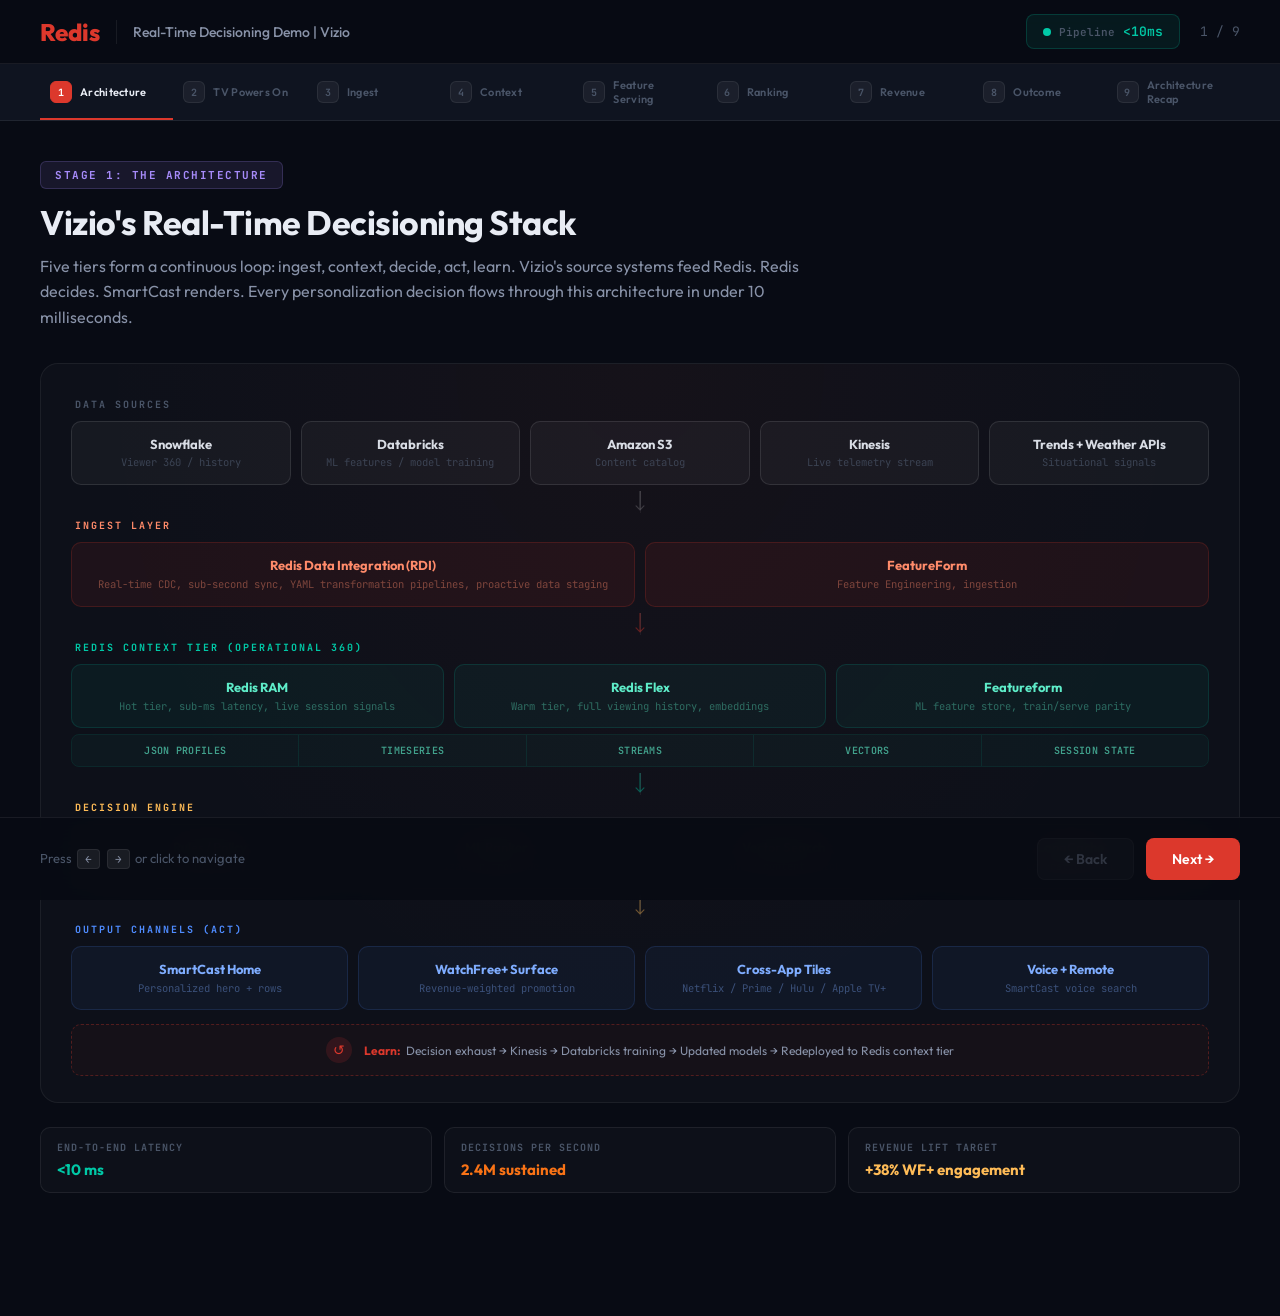
<file: vizio/index.html>
<!DOCTYPE html>
<html lang="en">
<head>
<meta charset="UTF-8">
<meta name="viewport" content="width=device-width, initial-scale=1.0">
<title>Redis Real-Time Decisioning Demo | Vizio</title>
<link rel="preconnect" href="https://fonts.googleapis.com">
<link href="https://fonts.googleapis.com/css2?family=JetBrains+Mono:wght@400;500;600;700&family=Outfit:wght@300;400;500;600;700;800&display=swap" rel="stylesheet">
<style>
:root {
  --red:#DC382C;--teal:#00C9A7;--blue:#4F8CFF;--amber:#FFBC57;--purple:#A78BFA;
  --vizio-bg:#0A0A0A;--vizio-card:#1A1A1A;--vizio-border:rgba(255,255,255,.08);
  --bg:#080B14;--bg2:#0F1420;--bg3:#161C2A;--border:rgba(255,255,255,.07);
  --text:#E8ECF4;--text2:#8892A8;--text3:#4A5568;
  --mono:'JetBrains Mono',monospace;--sans:'Outfit',sans-serif;
  --orange:#F97316;
}
*{margin:0;padding:0;box-sizing:border-box}
body{font-family:var(--sans);background:var(--bg);color:var(--text);overflow-x:hidden;min-height:100vh}
.topbar{display:flex;align-items:center;justify-content:space-between;padding:14px 40px;border-bottom:1px solid var(--border);background:rgba(8,11,20,.95);backdrop-filter:blur(20px);position:sticky;top:0;z-index:50}
.topbar-left{display:flex;align-items:center;gap:16px}
.redis-logo{font-size:24px;font-weight:800;color:var(--red)}
.topbar-divider{width:1px;height:24px;background:var(--border)}
.topbar-title{font-size:14px;color:var(--text2);font-weight:500}
.topbar-right{display:flex;align-items:center;gap:20px}
.latency-display{display:flex;align-items:center;gap:8px;padding:8px 16px;border-radius:8px;background:rgba(0,201,167,.08);border:1px solid rgba(0,201,167,.2);font-family:var(--mono);font-size:13px;font-weight:600}
.latency-dot{width:8px;height:8px;border-radius:50%;background:var(--teal);animation:blink 1.5s infinite}
@keyframes blink{0%,100%{opacity:1}50%{opacity:.3}}
.latency-value{color:var(--teal)}
.latency-label{color:var(--text3);font-size:11px}
.stage-counter{font-size:13px;color:var(--text3);font-family:var(--mono)}
.progress-track{display:flex;gap:0;padding:0 40px;background:var(--bg2);border-bottom:1px solid var(--border);overflow-x:auto}
.progress-step{flex:1;min-width:110px;padding:14px 10px;display:flex;align-items:center;gap:8px;font-size:11px;font-weight:600;color:var(--text3);letter-spacing:.3px;position:relative;transition:all .4s;cursor:pointer}
.progress-step::after{content:'';position:absolute;bottom:0;left:0;right:0;height:2px;background:var(--red);transform:scaleX(0);transition:transform .5s cubic-bezier(.4,0,.2,1)}
.progress-step.active{color:var(--text)}.progress-step.active::after{transform:scaleX(1)}
.progress-step.done{color:var(--teal)}.progress-step.done::after{transform:scaleX(1);background:var(--teal)}
.step-num{width:22px;height:22px;border-radius:6px;display:flex;align-items:center;justify-content:center;font-size:10px;font-weight:700;background:rgba(255,255,255,.05);border:1px solid var(--border);transition:all .4s;font-family:var(--mono);flex-shrink:0}
.progress-step.active .step-num{background:var(--red);border-color:var(--red);color:#fff}
.progress-step.done .step-num{background:var(--teal);border-color:var(--teal);color:#fff}
.stage-viewport{min-height:calc(100vh - 120px);display:flex;flex-direction:column;padding:40px}
.stage-content{display:none;flex:1;animation:fadeUp .6s cubic-bezier(.4,0,.2,1) forwards}
.stage-content.active{display:flex;flex-direction:column}
@keyframes fadeUp{from{opacity:0;transform:translateY(20px)}to{opacity:1;transform:translateY(0)}}
.stage-header{margin-bottom:32px}
.stage-badge{display:inline-flex;align-items:center;gap:8px;padding:6px 14px;border-radius:6px;font-size:11px;font-weight:700;letter-spacing:1.5px;text-transform:uppercase;margin-bottom:14px;font-family:var(--mono)}
.badge-arch{background:rgba(167,139,250,.1);color:var(--purple);border:1px solid rgba(167,139,250,.2)}
.badge-trigger{background:rgba(249,115,22,.1);color:var(--orange);border:1px solid rgba(249,115,22,.2)}
.badge-ingest{background:rgba(220,56,44,.1);color:var(--red);border:1px solid rgba(220,56,44,.2)}
.badge-context{background:rgba(0,201,167,.1);color:var(--teal);border:1px solid rgba(0,201,167,.2)}
.badge-features{background:rgba(79,140,255,.1);color:var(--blue);border:1px solid rgba(79,140,255,.2)}
.badge-ranking{background:rgba(79,140,255,.1);color:var(--blue);border:1px solid rgba(79,140,255,.2)}
.badge-revenue{background:rgba(255,188,87,.1);color:var(--amber);border:1px solid rgba(255,188,87,.2)}
.badge-outcome{background:rgba(167,139,250,.1);color:var(--purple);border:1px solid rgba(167,139,250,.2)}
.stage-title{font-size:34px;font-weight:700;line-height:1.2;letter-spacing:-.5px;margin-bottom:10px}
.stage-subtitle{font-size:16px;color:var(--text2);line-height:1.6;max-width:780px}
.component-tag{display:inline-flex;align-items:center;gap:6px;padding:4px 12px;border-radius:5px;font-size:12px;font-weight:600;font-family:var(--mono);background:rgba(220,56,44,.1);color:var(--red);border:1px solid rgba(220,56,44,.15);margin-right:8px;margin-top:12px}
.viz-area{flex:1;display:flex;gap:24px;align-items:stretch}
.viz-panel{flex:1;border-radius:14px;background:var(--bg2);border:1px solid var(--border);padding:26px;position:relative;overflow:hidden}
.viz-panel::before{content:'';position:absolute;top:0;left:0;right:0;bottom:0;background:radial-gradient(ellipse at 50% 0%,rgba(220,56,44,.03) 0%,transparent 70%);pointer-events:none}
.viz-panel-title{font-size:12px;font-weight:700;letter-spacing:1.5px;text-transform:uppercase;color:var(--text3);margin-bottom:18px;font-family:var(--mono)}
.data-rows{display:flex;flex-direction:column;gap:9px}
.data-row{display:flex;align-items:center;justify-content:space-between;padding:11px 15px;border-radius:8px;background:rgba(255,255,255,.025);border:1px solid var(--border);animation:slideIn .5s cubic-bezier(.4,0,.2,1) forwards;opacity:0;gap:12px}
.data-row:nth-child(1){animation-delay:.1s}.data-row:nth-child(2){animation-delay:.18s}.data-row:nth-child(3){animation-delay:.26s}.data-row:nth-child(4){animation-delay:.34s}.data-row:nth-child(5){animation-delay:.42s}.data-row:nth-child(6){animation-delay:.5s}.data-row:nth-child(7){animation-delay:.58s}
@keyframes slideIn{from{opacity:0;transform:translateX(-12px)}to{opacity:1;transform:translateX(0)}}
.data-label{font-size:13px;color:var(--text2);font-weight:500}
.data-value{font-size:12px;font-weight:600;color:var(--text);font-family:var(--mono);text-align:right}
.data-value.red{color:var(--red)}.data-value.teal{color:var(--teal)}.data-value.amber{color:var(--amber)}.data-value.blue{color:var(--blue)}.data-value.orange{color:var(--orange)}.data-value.purple{color:var(--purple)}
.flow-container{display:flex;flex-direction:column;gap:12px}
.flow-item{display:flex;align-items:center;gap:14px;padding:13px 16px;border-radius:10px;background:rgba(255,255,255,.025);border:1px solid var(--border);opacity:0;animation:flowIn .6s forwards}
.flow-item:nth-child(1){animation-delay:.1s}.flow-item:nth-child(2){animation-delay:.2s}.flow-item:nth-child(3){animation-delay:.3s}.flow-item:nth-child(4){animation-delay:.4s}.flow-item:nth-child(5){animation-delay:.5s}.flow-item:nth-child(6){animation-delay:.6s}
@keyframes flowIn{from{opacity:0;transform:translateY(10px)}to{opacity:1;transform:translateY(0)}}
.flow-icon{width:42px;height:42px;border-radius:8px;display:flex;align-items:center;justify-content:center;font-size:11px;font-weight:800;flex-shrink:0;font-family:var(--mono);letter-spacing:-.5px}
.flow-source{font-size:13px;font-weight:700}.flow-detail{font-size:11px;color:var(--text3);margin-top:2px}
.flow-arrow{color:var(--red);font-size:16px;margin-left:auto;animation:pulseArrow 1.5s infinite}
@keyframes pulseArrow{0%,100%{opacity:1;transform:translateX(0)}50%{opacity:.5;transform:translateX(4px)}}
.genre-bar{display:flex;height:8px;border-radius:4px;overflow:hidden;margin-top:6px;margin-bottom:4px}
.genre-bar div{height:100%}
.genre-label{display:flex;justify-content:space-between;font-size:10px;color:var(--text3);font-family:var(--mono)}
.viewer-card{display:flex;align-items:center;gap:18px;padding:18px 22px;border-radius:12px;background:rgba(255,255,255,.03);border:1px solid var(--border);margin-bottom:20px;animation:fadeUp .6s forwards}
.viewer-avatar{width:52px;height:52px;border-radius:12px;background:linear-gradient(135deg,var(--orange),var(--amber));display:flex;align-items:center;justify-content:center;font-size:20px;font-weight:700;color:#fff;flex-shrink:0}
.viewer-name{font-size:17px;font-weight:700}.viewer-detail{font-size:12px;color:var(--text2);margin-top:2px}
.viewer-badge{margin-left:auto;padding:5px 12px;border-radius:5px;font-size:11px;font-weight:700;font-family:var(--mono);background:rgba(249,115,22,.12);color:var(--orange);border:1px solid rgba(249,115,22,.2)}
/* Content cards for ranking */
.content-grid{display:grid;grid-template-columns:repeat(3,1fr);gap:14px}
.content-card{border-radius:12px;padding:18px;background:rgba(255,255,255,.025);border:1px solid var(--border);opacity:0;animation:offerPop .5s forwards;transition:all .3s}
.content-card:nth-child(1){animation-delay:.15s}.content-card:nth-child(2){animation-delay:.3s}.content-card:nth-child(3){animation-delay:.45s}
@keyframes offerPop{from{opacity:0;transform:scale(.96)}to{opacity:1;transform:scale(1)}}
.content-card.winner{border-color:var(--teal);background:rgba(0,201,167,.05);box-shadow:0 0 24px rgba(0,201,167,.08)}
.content-rank{font-family:var(--mono);font-size:10px;font-weight:700;color:var(--text3);margin-bottom:8px;letter-spacing:1px;text-transform:uppercase}
.content-card.winner .content-rank{color:var(--teal)}
.content-title{font-size:15px;font-weight:700;margin-bottom:4px}
.content-meta{font-size:11px;color:var(--text3);margin-bottom:12px}
.content-source{display:inline-block;padding:3px 8px;border-radius:4px;font-size:10px;font-weight:700;font-family:var(--mono);margin-bottom:10px}
.src-wf{background:rgba(249,115,22,.15);color:var(--orange)}
.src-netflix{background:rgba(220,56,44,.15);color:#E50914}
.src-prime{background:rgba(79,140,255,.12);color:var(--blue)}
.src-apple{background:rgba(255,255,255,.1);color:var(--text2)}
.score-bar{height:5px;border-radius:3px;background:rgba(255,255,255,.06);overflow:hidden;margin-top:8px}
.score-fill{height:100%;border-radius:3px;animation:scoreFill 1s cubic-bezier(.4,0,.2,1) forwards;animation-delay:.7s;width:0}
@keyframes scoreFill{to{width:var(--score)}}
.score-label{display:flex;justify-content:space-between;margin-top:6px;font-size:10px;font-family:var(--mono);color:var(--text3)}
/* Revenue stage */
.rev-compare{display:grid;grid-template-columns:1fr auto 1fr;gap:20px;align-items:center;margin-top:16px}
.rev-card{padding:22px;border-radius:12px;text-align:center}
.rev-card.before{background:rgba(255,255,255,.03);border:1px solid var(--border)}
.rev-card.after{background:rgba(0,201,167,.05);border:1px solid rgba(0,201,167,.2)}
.rev-value{font-family:var(--mono);font-size:36px;font-weight:700;line-height:1;margin-bottom:6px}
.rev-label{font-size:12px;color:var(--text3)}
.rev-arrow{font-size:28px;color:var(--teal);animation:pulseArrow 1.5s infinite}
/* ── ARCHITECTURE (matches Landing Page tier system) ── */
.arch-wrap{flex:1;display:flex;flex-direction:column;gap:18px}
.arch-frame{flex:1;background:rgba(255,255,255,.025);border:1px solid rgba(255,255,255,.06);border-radius:18px;padding:34px 30px 26px;position:relative;overflow:hidden}
.arch-frame::before{content:'';position:absolute;inset:0;background:radial-gradient(ellipse at 50% 0%,rgba(220,56,44,.04),transparent 65%);pointer-events:none}
.arch-tier{position:relative;z-index:2}
.arch-tier-label{font-family:var(--mono);font-size:10px;font-weight:700;letter-spacing:2px;text-transform:uppercase;margin-bottom:10px;padding-left:4px}
.arch-tier-row{display:flex;gap:10px;align-items:stretch;flex-wrap:wrap}
.arch-node{flex:1;border-radius:10px;padding:14px 14px;text-align:center;border:1px solid;min-height:64px;display:flex;flex-direction:column;justify-content:center;min-width:120px;transition:all .25s}
.arch-node:hover{transform:translateY(-2px)}
.arch-node h4{font-size:13px;font-weight:700;margin-bottom:3px;line-height:1.3}
.arch-node p{font-size:10.5px;line-height:1.4;opacity:.7;font-family:var(--mono)}
.tier-source .arch-tier-label{color:var(--text3)}
.tier-source .arch-node{background:rgba(255,255,255,.04);border-color:rgba(255,255,255,.1)}
.tier-source .arch-node:hover{border-color:rgba(255,255,255,.25)}
.tier-source .arch-node h4{color:#D8DCE4}
.tier-source .arch-node p{color:var(--text3)}
.tier-ingest .arch-tier-label{color:#FF8B6A}
.tier-ingest .arch-node{background:rgba(220,56,44,.08);border-color:rgba(220,56,44,.2)}
.tier-ingest .arch-node:hover{border-color:rgba(220,56,44,.5);background:rgba(220,56,44,.12)}
.tier-ingest .arch-node h4{color:#FF8B6A}
.tier-ingest .arch-node p{color:rgba(255,139,106,.6)}
.tier-context .arch-tier-label{color:var(--teal)}
.tier-context .arch-node{background:rgba(0,201,167,.06);border-color:rgba(0,201,167,.15)}
.tier-context .arch-node:hover{border-color:rgba(0,201,167,.4);background:rgba(0,201,167,.1)}
.tier-context .arch-node h4{color:#5EECC8}
.tier-context .arch-node p{color:rgba(94,236,200,.55)}
.tier-decide .arch-tier-label{color:var(--amber)}
.tier-decide .arch-node{background:rgba(255,188,87,.06);border-color:rgba(255,188,87,.15)}
.tier-decide .arch-node:hover{border-color:rgba(255,188,87,.4);background:rgba(255,188,87,.1)}
.tier-decide .arch-node h4{color:var(--amber)}
.tier-decide .arch-node p{color:rgba(255,188,87,.55)}
.tier-act .arch-tier-label{color:var(--blue)}
.tier-act .arch-node{background:rgba(79,140,255,.06);border-color:rgba(79,140,255,.15)}
.tier-act .arch-node:hover{border-color:rgba(79,140,255,.4);background:rgba(79,140,255,.1)}
.tier-act .arch-node h4{color:#7FADFF}
.tier-act .arch-node p{color:rgba(127,173,255,.55)}
.arch-flow-arrow{display:flex;align-items:center;justify-content:center;height:22px;position:relative;margin:6px 0}
.arch-flow-arrow::before{content:'';width:1px;height:100%;background:linear-gradient(to bottom,rgba(255,255,255,.1),rgba(255,255,255,.05))}
.arch-flow-arrow svg{position:absolute;top:50%;left:50%;transform:translate(-50%,-50%)}
.arch-data-strip{display:flex;gap:0;margin-top:6px;border-radius:8px;overflow:hidden;border:1px solid rgba(0,201,167,.12)}
.arch-data-chip{flex:1;padding:9px 8px;text-align:center;font-size:10px;font-weight:600;color:rgba(94,236,200,.65);background:rgba(0,201,167,.04);border-right:1px solid rgba(0,201,167,.1);font-family:var(--mono);letter-spacing:.3px;text-transform:uppercase}
.arch-data-chip:last-child{border-right:none}
.arch-feedback{margin-top:14px;padding:12px 18px;border-radius:10px;border:1px dashed rgba(220,56,44,.3);background:rgba(220,56,44,.04);display:flex;align-items:center;justify-content:center;gap:12px;font-size:12px;color:var(--text2)}
.arch-feedback-icon{width:26px;height:26px;border-radius:50%;background:rgba(220,56,44,.15);display:flex;align-items:center;justify-content:center;font-size:14px;color:var(--red);flex-shrink:0}
.arch-callouts{display:grid;grid-template-columns:repeat(3,1fr);gap:12px;margin-top:6px}
.arch-callout{padding:13px 16px;border-radius:10px;background:rgba(255,255,255,.025);border:1px solid var(--border)}
.arch-callout-label{font-family:var(--mono);font-size:10px;font-weight:700;letter-spacing:1px;text-transform:uppercase;color:var(--text3);margin-bottom:6px}
.arch-callout-value{font-size:15px;font-weight:700;color:var(--text)}
.arch-callout-value.teal{color:var(--teal)}
.arch-callout-value.orange{color:var(--orange)}
.arch-callout-value.amber{color:var(--amber)}
/* Feature serving */
.feat-grid{display:grid;grid-template-columns:repeat(2,1fr);gap:14px}
.feat-card{padding:16px 18px;border-radius:10px;background:rgba(255,255,255,.025);border:1px solid var(--border);opacity:0;animation:offerPop .5s forwards}
.feat-card:nth-child(1){animation-delay:.1s}.feat-card:nth-child(2){animation-delay:.2s}.feat-card:nth-child(3){animation-delay:.3s}.feat-card:nth-child(4){animation-delay:.4s}.feat-card:nth-child(5){animation-delay:.5s}.feat-card:nth-child(6){animation-delay:.6s}
.feat-name{font-family:var(--mono);font-size:11px;font-weight:700;color:var(--blue);margin-bottom:4px;letter-spacing:.5px}
.feat-desc{font-size:11px;color:var(--text3);margin-bottom:8px;line-height:1.45}
.feat-value-row{display:flex;align-items:center;justify-content:space-between;padding-top:8px;border-top:1px solid var(--border)}
.feat-value{font-family:var(--mono);font-size:12px;font-weight:700;color:var(--text)}
.feat-latency{font-family:var(--mono);font-size:10px;color:var(--teal)}
/* Vizio mockup */
.vizio-screen{background:var(--vizio-bg);border-radius:16px;border:2px solid #333;overflow:hidden;position:relative}
.vizio-hero{position:relative;height:240px;overflow:hidden;display:flex;align-items:flex-end;padding:28px 36px}
.vizio-hero-bg{position:absolute;top:0;left:0;right:0;bottom:0;pointer-events:none}
.vizio-hero-content{position:relative;z-index:2;max-width:440px}
.vizio-hero-source{font-size:11px;font-weight:700;letter-spacing:2px;text-transform:uppercase;margin-bottom:10px;font-family:var(--mono)}
.vizio-hero-title{font-size:26px;font-weight:800;line-height:1.15;margin-bottom:8px;text-transform:uppercase;letter-spacing:1px}
.vizio-hero-desc{font-size:12px;color:var(--text2);line-height:1.5;margin-bottom:16px}
.vizio-hero-btn{display:inline-block;padding:9px 22px;border-radius:4px;border:2px solid var(--orange);color:#fff;font-size:12px;font-weight:700;text-transform:uppercase;letter-spacing:1px}
.vizio-row{padding:16px 36px}
.vizio-row-title{font-size:11px;font-weight:700;letter-spacing:2px;text-transform:uppercase;color:var(--text2);margin-bottom:10px;font-family:var(--mono)}
.vizio-tiles{display:flex;gap:8px;overflow:hidden}
.vizio-tile{flex-shrink:0;width:120px;height:72px;border-radius:6px;display:flex;align-items:flex-end;padding:8px;font-size:10px;font-weight:700;position:relative}
.tile-source{position:absolute;top:6px;right:6px;font-size:8px;font-weight:700;font-family:var(--mono);text-transform:uppercase;letter-spacing:.5px}
.vizio-app-row{display:flex;gap:10px;overflow:hidden}
.vizio-app{flex-shrink:0;padding:10px 14px;border-radius:6px;background:rgba(255,255,255,.06);font-size:10px;font-weight:700;letter-spacing:.5px}
.outcome-split{display:grid;grid-template-columns:1fr 1fr;gap:24px}
.outcome-col{display:flex;flex-direction:column;gap:14px}
.outcome-header{padding:10px 16px;border-radius:8px;font-size:12px;font-weight:700;letter-spacing:1px;text-transform:uppercase;font-family:var(--mono);text-align:center}
.outcome-header.generic{background:rgba(255,255,255,.04);color:var(--text3);border:1px solid var(--border)}
.outcome-header.personalized{background:rgba(0,201,167,.08);color:var(--teal);border:1px solid rgba(0,201,167,.2)}
.outcome-metrics{display:flex;gap:16px;padding:16px;border-radius:10px}
.outcome-metrics.generic-m{background:rgba(255,255,255,.03);border:1px solid var(--border)}
.outcome-metrics.personalized-m{background:rgba(0,201,167,.05);border:1px solid rgba(0,201,167,.15)}
.outcome-metric{flex:1;text-align:center}
.outcome-metric-value{font-family:var(--mono);font-size:22px;font-weight:700;line-height:1}
.generic-m .outcome-metric-value{color:var(--text3)}
.personalized-m .outcome-metric-value{color:var(--teal)}
.outcome-metric-label{font-size:10px;color:var(--text3);margin-top:4px}
/* Nav */
.nav-bar{display:flex;justify-content:space-between;align-items:center;padding:20px 40px;border-top:1px solid var(--border);background:rgba(8,11,20,.95);backdrop-filter:blur(20px);position:sticky;bottom:0;z-index:50}
.nav-hint{font-size:13px;color:var(--text3)}
.nav-hint kbd{display:inline-block;padding:2px 7px;border-radius:4px;background:rgba(255,255,255,.07);border:1px solid var(--border);font-family:var(--mono);font-size:11px;color:var(--text2);margin:0 2px}
.nav-buttons{display:flex;gap:12px}
.nav-btn{padding:11px 26px;border-radius:8px;font-size:14px;font-weight:600;cursor:pointer;transition:all .2s;border:none;font-family:var(--sans)}
.nav-btn.back{background:rgba(255,255,255,.06);color:var(--text2);border:1px solid var(--border)}
.nav-btn.back:hover{background:rgba(255,255,255,.1);color:var(--text)}
.nav-btn.next{background:var(--red);color:#fff}
.nav-btn.next:hover{background:#c0302a;transform:translateY(-1px)}
.nav-btn:disabled{opacity:.3;cursor:not-allowed;transform:none}
.nav-btn.restart{background:var(--teal);color:#fff}
.nav-btn.restart:hover{background:#00a88b}
@media(max-width:900px){.topbar,.progress-track,.stage-viewport,.nav-bar{padding-left:16px;padding-right:16px}.stage-title{font-size:26px}.viz-area{flex-direction:column}.outcome-split{grid-template-columns:1fr}.content-grid{grid-template-columns:1fr}.feat-grid{grid-template-columns:1fr}.arch-callouts{grid-template-columns:1fr}.progress-step span{display:none}.vizio-hero{height:200px;padding:20px 24px}.vizio-row{padding-left:24px;padding-right:24px}.vizio-tile{width:110px;height:66px}}
</style>
</head>
<body>
<div class="topbar"><div class="topbar-left"><div class="redis-logo">Redis</div><div class="topbar-divider"></div><div class="topbar-title">Real-Time Decisioning Demo | Vizio</div></div><div class="topbar-right"><div class="latency-display"><div class="latency-dot"></div><span class="latency-label">Pipeline</span><span class="latency-value" id="globalLatency">--</span></div><div class="stage-counter" id="stageCounter">1 / 9</div></div></div>
<div class="progress-track" id="progressTrack">
<div class="progress-step active" data-step="0"><div class="step-num">1</div><span>Architecture</span></div>
<div class="progress-step" data-step="1"><div class="step-num">2</div><span>TV Powers On</span></div>
<div class="progress-step" data-step="2"><div class="step-num">3</div><span>Ingest</span></div>
<div class="progress-step" data-step="3"><div class="step-num">4</div><span>Context</span></div>
<div class="progress-step" data-step="4"><div class="step-num">5</div><span>Feature Serving</span></div>
<div class="progress-step" data-step="5"><div class="step-num">6</div><span>Ranking</span></div>
<div class="progress-step" data-step="6"><div class="step-num">7</div><span>Revenue</span></div>
<div class="progress-step" data-step="7"><div class="step-num">8</div><span>Outcome</span></div>
<div class="progress-step" data-step="8"><div class="step-num">9</div><span>Architecture Recap</span></div>
</div>

<div class="stage-viewport">

<!-- ══ STAGE 1: ARCHITECTURE OVERVIEW ══ -->
<div class="stage-content active" id="stage0">
<div class="stage-header"><div class="stage-badge badge-arch">Stage 1: The Architecture</div><div class="stage-title">Vizio's Real-Time Decisioning Stack</div><div class="stage-subtitle">Five tiers form a continuous loop: ingest, context, decide, act, learn. Vizio's source systems feed Redis. Redis decides. SmartCast renders. Every personalization decision flows through this architecture in under 10 milliseconds.</div></div>
<div class="arch-wrap">
<div class="arch-frame">

<div class="arch-tier tier-source"><div class="arch-tier-label">Data Sources</div>
<div class="arch-tier-row">
<div class="arch-node"><h4>Snowflake</h4><p>Viewer 360 / history</p></div>
<div class="arch-node"><h4>Databricks</h4><p>ML features / model training</p></div>
<div class="arch-node"><h4>Amazon S3</h4><p>Content catalog</p></div>
<div class="arch-node"><h4>Kinesis</h4><p>Live telemetry stream</p></div>
<div class="arch-node"><h4>Trends + Weather APIs</h4><p>Situational signals</p></div>
</div></div>

<div class="arch-flow-arrow"><svg width="16" height="22" viewBox="0 0 16 28"><path d="M8 0V24M3 19L8 24L13 19" stroke="rgba(255,255,255,.18)" stroke-width="1.5" fill="none" stroke-linecap="round"/></svg></div>

<div class="arch-tier tier-ingest"><div class="arch-tier-label">Ingest Layer</div>
<div class="arch-tier-row">
<div class="arch-node"><h4>Redis Data Integration (RDI)</h4><p>Real-time CDC, sub-second sync, YAML transformation pipelines, proactive data staging</p></div>
<div class="arch-node"><h4>FeatureForm</h4><p>Feature Engineering, ingestion</p></div>
</div></div>


<div class="arch-flow-arrow"><svg width="16" height="22" viewBox="0 0 16 28"><path d="M8 0V24M3 19L8 24L13 19" stroke="rgba(220,56,44,.4)" stroke-width="1.5" fill="none" stroke-linecap="round"/></svg></div>

<div class="arch-tier tier-context"><div class="arch-tier-label">Redis Context Tier (Operational 360)</div>
<div class="arch-tier-row">
<div class="arch-node"><h4>Redis RAM</h4><p>Hot tier, sub-ms latency, live session signals</p></div>
<div class="arch-node"><h4>Redis Flex</h4><p>Warm tier, full viewing history, embeddings</p></div>
<div class="arch-node"><h4>Featureform</h4><p>ML feature store, train/serve parity</p></div>
</div>
<div class="arch-data-strip">
<div class="arch-data-chip">JSON Profiles</div>
<div class="arch-data-chip">TimeSeries</div>
<div class="arch-data-chip">Streams</div>
<div class="arch-data-chip">Vectors</div>
<div class="arch-data-chip">Session State</div>
</div></div>

<div class="arch-flow-arrow"><svg width="16" height="22" viewBox="0 0 16 28"><path d="M8 0V24M3 19L8 24L13 19" stroke="rgba(0,201,167,.4)" stroke-width="1.5" fill="none" stroke-linecap="round"/></svg></div>

<div class="arch-tier tier-decide"><div class="arch-tier-label">Decision Engine</div>
<div class="arch-tier-row">
<div class="arch-node"><h4>Rules / Policy</h4><p>Suppression, eligibility, guardrails</p></div>
<div class="arch-node"><h4>ML Ranker</h4><p>Personalization, revenue weighting</p></div>
<div class="arch-node"><h4>Vector Search</h4><p>Semantic content matching</p></div>
<div class="arch-node"><h4>LangCache</h4><p>LLM acceleration, grounding</p></div>
</div></div>

<div class="arch-flow-arrow"><svg width="16" height="22" viewBox="0 0 16 28"><path d="M8 0V24M3 19L8 24L13 19" stroke="rgba(255,188,87,.4)" stroke-width="1.5" fill="none" stroke-linecap="round"/></svg></div>

<div class="arch-tier tier-act"><div class="arch-tier-label">Output Channels (Act)</div>
<div class="arch-tier-row">
<div class="arch-node"><h4>SmartCast Home</h4><p>Personalized hero + rows</p></div>
<div class="arch-node"><h4>WatchFree+ Surface</h4><p>Revenue-weighted promotion</p></div>
<div class="arch-node"><h4>Cross-App Tiles</h4><p>Netflix / Prime / Hulu / Apple TV+</p></div>
<div class="arch-node"><h4>Voice + Remote</h4><p>SmartCast voice search</p></div>
</div></div>

<div class="arch-feedback"><div class="arch-feedback-icon">&#x21BA;</div><span><strong style="color:var(--red)">Learn:</strong>&nbsp; Decision exhaust &rarr; Kinesis &rarr; Databricks training &rarr; Updated models &rarr; Redeployed to Redis context tier</span></div>

</div>
<div class="arch-callouts">
<div class="arch-callout"><div class="arch-callout-label">End-to-End Latency</div><div class="arch-callout-value teal">&lt;10 ms</div></div>
<div class="arch-callout"><div class="arch-callout-label">Decisions Per Second</div><div class="arch-callout-value orange">2.4M sustained</div></div>
<div class="arch-callout"><div class="arch-callout-label">Revenue Lift Target</div><div class="arch-callout-value amber">+38% WF+ engagement</div></div>
</div>
</div>
</div>

<!-- ══ STAGE 2: TV POWERS ON ══ -->
<div class="stage-content" id="stage1">
<div class="stage-header"><div class="stage-badge badge-trigger">Stage 2: TV Powers On</div><div class="stage-title">Marcus turns on his Vizio TV</div><div class="stage-subtitle">A session event fires the moment SmartCast OS loads. Redis identifies a high-value returning viewer and activates the personalization pipeline.</div></div>
<div class="viz-area">
<div class="viz-panel" style="flex:2"><div class="viz-panel-title">Viewer Session Event</div>
<div class="viewer-card"><div class="viewer-avatar">MC</div><div><div class="viewer-name">Marcus Cole</div><div class="viewer-detail">Vizio M-Series 65" | Member since 2022 | 22 sessions last 30 days</div></div><div class="viewer-badge">HIGH VALUE</div></div>
<div class="data-rows">
<div class="data-row"><span class="data-label">Event</span><span class="data-value">smartcast_session_start</span></div>
<div class="data-row"><span class="data-label">Time</span><span class="data-value orange">8:42 PM (prime viewing window)</span></div>
<div class="data-row"><span class="data-label">Device location</span><span class="data-value">Rochester Hills, MI</span></div>
<div class="data-row"><span class="data-label">Connected apps</span><span class="data-value">Netflix, Prime, Hulu, Apple TV+, Peacock</span></div>
<div class="data-row"><span class="data-label">WatchFree+ engagement</span><span class="data-value amber">Moderate (responds when surfaced well)</span></div>
<div class="data-row"><span class="data-label">Avg session length</span><span class="data-value">2.4 hours</span></div>
<div class="data-row"><span class="data-label">Last session</span><span class="data-value">Yesterday, 9:11 PM</span></div>
</div></div>
<div class="viz-panel"><div class="viz-panel-title">Why This Matters</div>
<div style="display:flex;flex-direction:column;gap:16px;margin-top:4px">
<div style="font-size:13px;color:var(--text2);line-height:1.6">Marcus has <strong style="color:var(--orange)">22 sessions</strong> in 30 days but only <strong style="color:var(--amber)">18% of his viewing</strong> is on WatchFree+. The rest goes to Netflix and Prime.</div>
<div style="font-size:13px;color:var(--text2);line-height:1.6">Every WatchFree+ minute generates <strong style="color:var(--teal)">ad revenue</strong>. Every minute on Netflix generates <strong style="color:var(--text3)">$0 for Vizio</strong>.</div>
<div style="padding:14px;border-radius:8px;background:rgba(249,115,22,.06);border:1px solid rgba(249,115,22,.12);font-size:12px;color:var(--text2);line-height:1.6"><strong style="color:var(--orange)">The opportunity:</strong> Surface WatchFree+ content Marcus will actually want to watch, so personalization quality drives revenue, not just engagement.</div>
<div style="padding:14px;border-radius:8px;background:rgba(255,255,255,.03);border:1px solid var(--border);font-size:12px;color:var(--text2);line-height:1.6"><strong style="color:var(--text3)">Without Redis:</strong> Marcus sees the same generic home screen as every other viewer. Random WatchFree+ promo. "Trending Now" based on national popularity. He scrolls past it and opens Netflix.</div>
</div></div>
</div></div>

<!-- ══ STAGE 3: INGEST ══ -->
<div class="stage-content" id="stage2">
<div class="stage-header"><div class="stage-badge badge-ingest">Stage 3: Ingest</div><div class="stage-title">Vizio's data sources flow into Redis</div><div class="stage-subtitle">RDI continuously syncs changes from data sources, and Featureform orchestrates data ingestion from Snowflake, Databricks, S3, and Kinesis into a unified low-latency layer. Batch warehouses and live event streams converge in one place.</div><span class="component-tag">Redis Data Integration (RDI)</span><span class="component-tag">FeatureForm</span></div>
<div class="viz-area">
<div class="viz-panel" style="flex:2"><div class="viz-panel-title">Source Systems &rarr; Redis</div>
<div class="flow-container">
<div class="flow-item"><div class="flow-icon" style="background:rgba(79,140,255,.12);color:#29B5E8">SNOW</div><div><div class="flow-source">Snowflake &middot; Viewer 360 Warehouse</div><div class="flow-detail">3.2 years of viewing history | Demographics | Subscription state | Lifetime value</div></div><div class="flow-arrow">&rarr;</div></div>
<div class="flow-item"><div class="flow-icon" style="background:rgba(249,115,22,.12);color:#FF3621">DBX</div><div><div class="flow-source">Databricks &middot; ML Training + Features</div><div class="flow-detail">Viewer embeddings | Genre affinity vectors | Completion rate models | Refreshed every 4 hours</div></div><div class="flow-arrow">&rarr;</div></div>
<div class="flow-item"><div class="flow-icon" style="background:rgba(255,153,0,.12);color:#FF9900">S3</div><div><div class="flow-source">Amazon S3 &middot; Content Catalog</div><div class="flow-detail">4,200+ WatchFree+ titles | 12,000+ cross-platform titles | Ingested into Databricks for enrichment</div></div><div class="flow-arrow">&rarr;</div></div>
<div class="flow-item"><div class="flow-icon" style="background:rgba(0,201,167,.12);color:var(--teal)">KNS</div><div><div class="flow-source">Kinesis &middot; Live Telemetry Stream</div><div class="flow-detail">Power-on events | Remote interactions | App launches | Pause / play / abandon signals</div></div><div class="flow-arrow">&rarr;</div></div>
<div class="flow-item"><div class="flow-icon" style="background:rgba(220,56,44,.12);color:var(--red)">API</div><div><div class="flow-source">Connected App APIs</div><div class="flow-detail">Netflix, Prime, Hulu, Apple TV+, Peacock | Continue watching + new releases</div></div><div class="flow-arrow">&rarr;</div></div>
</div></div>
<div class="viz-panel"><div class="viz-panel-title">RDI Pipeline Status</div>
<div class="data-rows">
<div class="data-row"><span class="data-label">CDC mode</span><span class="data-value teal">Real-time</span></div>
<div class="data-row"><span class="data-label">Snowflake sync</span><span class="data-value teal">Streaming</span></div>
<div class="data-row"><span class="data-label">Databricks sync</span><span class="data-value teal">4h refresh</span></div>
<div class="data-row"><span class="data-label">S3 catalog sync</span><span class="data-value teal">Event-driven</span></div>
<div class="data-row"><span class="data-label">Kinesis lag</span><span class="data-value teal">&lt;80ms</span></div>
<div class="data-row"><span class="data-label">Cache misses</span><span class="data-value teal">0</span></div>
</div></div>
</div></div>

<!-- ══ STAGE 4: CONTEXT BUILD ══ -->
<div class="stage-content" id="stage3">
<div class="stage-header"><div class="stage-badge badge-context">Stage 4: Context Assembly</div><div class="stage-title">Marcus's Viewer 360 + situational signals</div><div class="stage-subtitle">Redis assembles the full picture: who Marcus is, what he watches, what's trending right now, and what's happening in his world. Personal history meets real-time context.</div><span class="component-tag">Redis RAM</span><span class="component-tag">Redis Flex</span></div>
<div class="viz-area">
<div class="viz-panel"><div class="viz-panel-title">Viewer 360 (Personal)</div>
<div style="margin-bottom:14px">
<div class="data-label" style="margin-bottom:8px;font-size:12px">Genre Affinity Distribution</div>
<div class="genre-bar"><div style="width:42%;background:var(--red)"></div><div style="width:23%;background:var(--blue)"></div><div style="width:15%;background:var(--amber)"></div><div style="width:10%;background:var(--teal)"></div><div style="width:10%;background:var(--purple)"></div></div>
<div class="genre-label"><span>Thriller 42%</span><span>Sci-fi 23%</span><span>Action 15%</span><span>Drama 10%</span><span>Other 10%</span></div>
</div>
<div class="data-rows">
<div class="data-row"><span class="data-label">Currently watching</span><span class="data-value orange">Slow Horses S4</span></div>
<div class="data-row"><span class="data-label">Last completed</span><span class="data-value">Reacher S3</span></div>
<div class="data-row"><span class="data-label">Total titles watched</span><span class="data-value">847 / 3.2 yrs</span></div>
<div class="data-row"><span class="data-label">Completion rate</span><span class="data-value teal">78% series / 92% films</span></div>
<div class="data-row"><span class="data-label">WatchFree+ recency</span><span class="data-value red">12 days</span></div>
</div></div>
<div class="viz-panel"><div class="viz-panel-title">Situational Context (Live)</div>
<div class="data-rows">
<div class="data-row"><span class="data-label">Top trending: thriller</span><span class="data-value orange">The Night Agent S2</span></div>
<div class="data-row"><span class="data-label">Top trending: drama</span><span class="data-value">Bosch: Legacy S3</span></div>
<div class="data-row"><span class="data-label">National momentum (24h)</span><span class="data-value teal">+184% searches</span></div>
<div class="data-row"><span class="data-label">Local weather</span><span class="data-value blue">Heavy rain, all evening</span></div>
<div class="data-row"><span class="data-label">Forecast through Sun</span><span class="data-value blue">Rain, 56&deg;F</span></div>
<div class="data-row"><span class="data-label">Day of week</span><span class="data-value">Sunday (long-form bias)</span></div>
</div>
<div style="margin-top:14px;padding:13px;border-radius:8px;background:rgba(79,140,255,.06);border:1px solid rgba(79,140,255,.12);font-size:11px;color:var(--text2);line-height:1.5"><strong style="color:var(--blue)">Context signal:</strong> Rainy Sunday evening &rarr; bias toward longer-form content (films, multi-episode binges) over short-form. Surface Marcus's affinities at full season depth, not single episodes.</div>
</div>
</div></div>

<!-- ══ STAGE 5: FEATURE SERVING ══ -->
<div class="stage-content" id="stage4">
<div class="stage-header"><div class="stage-badge badge-features">Stage 5: Feature Serving</div><div class="stage-title">Features hydrated for the ranking model</div><div class="stage-subtitle">Featureform pulls every signal needed by the ML ranker into a single vector. Personal features, content features, and situational features merge in sub-millisecond. No feature lookups during scoring.</div><span class="component-tag">Featureform</span><span class="component-tag">Redis Feature Store</span></div>
<div class="viz-area" style="flex-direction:column;gap:18px">
<div class="feat-grid">
<div class="feat-card"><div class="feat-name">VIEWER_GENRE_VECTOR</div><div class="feat-desc">Marcus's lifetime genre affinity, weighted toward last 90 days</div><div class="feat-value-row"><span class="feat-value">[0.42, 0.23, 0.15, ...]</span><span class="feat-latency">0.6 ms</span></div></div>
<div class="feat-card"><div class="feat-name">VIEWER_EMBEDDING_512D</div><div class="feat-desc">Databricks-trained semantic embedding of Marcus's viewing identity</div><div class="feat-value-row"><span class="feat-value">[0.81, -0.34, 0.62, ...]</span><span class="feat-latency">0.4 ms</span></div></div>
<div class="feat-card"><div class="feat-name">SESSION_TIME_OF_DAY</div><div class="feat-desc">Live time bucket and day-of-week flag from Kinesis stream</div><div class="feat-value-row"><span class="feat-value">evening_sun_long_form</span><span class="feat-latency">0.2 ms</span></div></div>
<div class="feat-card"><div class="feat-name">WF_PLUS_RECENCY_DAYS</div><div class="feat-desc">Days since last WatchFree+ session, drives priority boost</div><div class="feat-value-row"><span class="feat-value">12</span><span class="feat-latency">0.3 ms</span></div></div>
<div class="feat-card"><div class="feat-name">TRENDING_OVERLAP_SCORE</div><div class="feat-desc">Intersection of top trending titles with viewer affinity</div><div class="feat-value-row"><span class="feat-value">0.87</span><span class="feat-latency">0.5 ms</span></div></div>
<div class="feat-card"><div class="feat-name">WEATHER_LONGFORM_BIAS</div><div class="feat-desc">Local weather signal converted to content-length bias</div><div class="feat-value-row"><span class="feat-value">+0.34 (rain)</span><span class="feat-latency">0.3 ms</span></div></div>
</div>
<div class="viz-panel" style="flex:0">
<div class="viz-panel-title">Feature Serving Performance</div>
<div style="display:flex;gap:24px;align-items:center">
<div style="flex:1"><div style="font-size:11px;color:var(--text3);margin-bottom:4px;font-family:var(--mono);text-transform:uppercase;letter-spacing:1px">Total Features Hydrated</div><div style="font-size:28px;font-weight:700;color:var(--text);font-family:var(--mono)">214</div></div>
<div style="flex:1"><div style="font-size:11px;color:var(--text3);margin-bottom:4px;font-family:var(--mono);text-transform:uppercase;letter-spacing:1px">P99 Lookup Latency</div><div style="font-size:28px;font-weight:700;color:var(--teal);font-family:var(--mono)">2.3 ms</div></div>
<div style="flex:1"><div style="font-size:11px;color:var(--text3);margin-bottom:4px;font-family:var(--mono);text-transform:uppercase;letter-spacing:1px">Online / Offline Parity</div><div style="font-size:28px;font-weight:700;color:var(--teal);font-family:var(--mono)">100%</div></div>
<div style="flex:1"><div style="font-size:11px;color:var(--text3);margin-bottom:4px;font-family:var(--mono);text-transform:uppercase;letter-spacing:1px">Cache Hit Rate</div><div style="font-size:28px;font-weight:700;color:var(--teal);font-family:var(--mono)">99.7%</div></div>
</div>
</div>
</div></div>

<!-- ══ STAGE 6: CONTENT RANKING ══ -->
<div class="stage-content" id="stage5">
<div class="stage-header"><div class="stage-badge badge-ranking">Stage 6: Content Ranking</div><div class="stage-title">Content scored and ranked in real time</div><div class="stage-subtitle">Vector Search matches Marcus's viewer embedding to content embeddings across all sources. WatchFree+ titles get priority scoring. Already-watched content is suppressed.</div><span class="component-tag">Vector Search</span><span class="component-tag">ML Ranker</span><span class="component-tag">Rules Engine</span></div>
<div class="viz-area" style="flex-direction:column;gap:20px">
<div style="display:flex;gap:10px;flex-wrap:wrap">
<div style="padding:7px 14px;border-radius:6px;background:rgba(255,255,255,.03);border:1px solid var(--border);font-size:12px;color:var(--text2)">4,200+ WatchFree+ titles</div>
<div style="padding:7px 14px;border-radius:6px;background:rgba(79,140,255,.06);border:1px solid rgba(79,140,255,.12);font-size:12px;color:var(--blue)">12,000+ cross-platform titles</div>
<div style="padding:7px 14px;border-radius:6px;background:rgba(220,56,44,.06);border:1px solid rgba(220,56,44,.12);font-size:12px;color:var(--red)">847 suppressed (already watched)</div>
<div style="padding:7px 14px;border-radius:6px;background:rgba(0,201,167,.06);border:1px solid rgba(0,201,167,.12);font-size:12px;color:var(--teal)">Top 24 ranked for home screen</div>
</div>
<div class="content-grid">
<div class="content-card winner"><div class="content-rank">#1 Hero Banner</div><div class="content-source src-wf">WatchFree+</div><div class="content-title">The Night Agent S2</div><div class="content-meta">Thriller | 2025 | 91% match to Marcus</div><div style="font-size:11px;color:var(--text3);margin-bottom:8px">CIA thriller matching Slow Horses + Reacher affinity. New episodes. High ad CPM. Trending nationally.</div><div class="score-bar"><div class="score-fill" style="--score:96%;background:var(--teal)"></div></div><div class="score-label"><span>Relevance</span><span style="color:var(--teal)">96%</span></div></div>
<div class="content-card"><div class="content-rank">#2 Recommended Row</div><div class="content-source src-wf">WatchFree+</div><div class="content-title">Bosch: Legacy S3</div><div class="content-meta">Crime Drama | 2025 | 88% match</div><div style="font-size:11px;color:var(--text3);margin-bottom:8px">LA crime procedural. Long-form binge fit for rainy Sunday. Available free.</div><div class="score-bar"><div class="score-fill" style="--score:88%;background:var(--orange)"></div></div><div class="score-label"><span>Relevance</span><span style="color:var(--orange)">88%</span></div></div>
<div class="content-card"><div class="content-rank">#3 Cross-Platform</div><div class="content-source src-netflix">Netflix</div><div class="content-title">Black Doves</div><div class="content-meta">Spy Thriller | 2025 | 85% match</div><div style="font-size:11px;color:var(--text3);margin-bottom:8px">British espionage. Slow Horses viewer crossover. On Marcus's Netflix.</div><div class="score-bar"><div class="score-fill" style="--score:85%;background:var(--blue)"></div></div><div class="score-label"><span>Relevance</span><span style="color:var(--blue)">85%</span></div></div>
</div>
</div></div>

<!-- ══ STAGE 7: REVENUE OPTIMIZATION ══ -->
<div class="stage-content" id="stage6">
<div class="stage-header"><div class="stage-badge badge-revenue">Stage 7: Revenue Optimization</div><div class="stage-title">Personalization meets monetization</div><div class="stage-subtitle">WatchFree+ content receives a revenue multiplier because every view generates ad impressions. The system balances what Marcus wants to watch with what generates revenue for Vizio.</div><span class="component-tag">ML Ranking</span><span class="component-tag">LangCache</span></div>
<div class="viz-area">
<div class="viz-panel" style="flex:2"><div class="viz-panel-title">Revenue-Weighted Ranking Logic</div>
<div class="data-rows" style="margin-bottom:20px">
<div class="data-row"><span class="data-label">WatchFree+ revenue per view</span><span class="data-value teal">$0.038 avg CPM per minute</span></div>
<div class="data-row"><span class="data-label">Netflix/Prime revenue per view</span><span class="data-value red">$0.00 (no ad revenue)</span></div>
<div class="data-row"><span class="data-label">WF+ priority multiplier applied</span><span class="data-value amber">1.4x for high-relevance WF+ content</span></div>
<div class="data-row"><span class="data-label">Personalization quality floor</span><span class="data-value">Never below 70% relevance</span></div>
</div>
<div style="font-size:13px;color:var(--text2);line-height:1.6;padding:16px;border-radius:10px;background:rgba(255,188,87,.05);border:1px solid rgba(255,188,87,.12)"><strong style="color:var(--amber)">The key insight:</strong> A WatchFree+ title at 88% relevance generates more total value than a Netflix title at 92% relevance, because the WF+ view creates ad revenue while Netflix creates zero. Redis optimizes for total viewer value, not just click-through rate.</div>
</div>
<div class="viz-panel"><div class="viz-panel-title">Projected Session Impact</div>
<div class="rev-compare">
<div class="rev-card before"><div class="rev-value" style="color:var(--text3)">$0.00</div><div class="rev-label">Generic home screen<br>Marcus opens Netflix</div></div>
<div class="rev-arrow">&rarr;</div>
<div class="rev-card after"><div class="rev-value" style="color:var(--teal)">$0.14</div><div class="rev-label">Personalized screen<br>Marcus watches WF+ first</div></div>
</div>
<div style="margin-top:18px;font-size:12px;color:var(--text3);line-height:1.6;text-align:center">Per session lift, multiplied across <strong style="color:var(--text)">28M Vizio households</strong> = meaningful annual revenue.</div>
</div>
</div></div>

<!-- ══ STAGE 8: OUTCOME ══ -->
<div class="stage-content" id="stage7">
<div class="stage-header"><div class="stage-badge badge-outcome">Stage 8: Outcome</div><div class="stage-title">Same rows. Smarter models. Better recommendations in every slot.</div><div class="stage-subtitle">Vizio's home screen is assembled row by row, with Editorial scheduling each row and a dedicated model deciding the content inside it. Redis does not change the layout. Redis changes what the models can see at request time, so the content inside every row gets smarter.</div></div>
<div class="outcome-split">
<!-- GENERIC -->
<div class="outcome-col">
<div class="outcome-header generic">Batch Models (Today)</div>
<div class="vizio-screen">
<div class="vizio-hero" style="background:linear-gradient(135deg,#1a1a1a,#0f0f0f)">
<div class="vizio-hero-content"><div class="vizio-hero-source" style="color:var(--text3)">FEATURED &middot; HERO ROW</div><div class="vizio-hero-title" style="color:var(--text2)">Reality Cooking Marathon</div><div class="vizio-hero-desc">Hero model surfaces yesterday's batch pick. Same national choice every viewer sees.</div><div class="vizio-hero-btn" style="border-color:var(--text3);color:var(--text3)">Watch for Free</div></div>
</div>
<div class="vizio-row"><div class="vizio-row-title" style="color:var(--text3)">Trending Now</div>
<div class="vizio-tiles">
<div class="vizio-tile" style="background:#2a1a1a;color:var(--text3)">Reality Cooking<div class="tile-source">WF+</div></div>
<div class="vizio-tile" style="background:#1a2a1a;color:var(--text3)">Teen Drama<div class="tile-source">WF+</div></div>
<div class="vizio-tile" style="background:#1a1a2a;color:var(--text3)">Home Reno<div class="tile-source">WF+</div></div>
<div class="vizio-tile" style="background:#2a2a1a;color:var(--text3)">Romcom<div class="tile-source">WF+</div></div>
</div></div>
<div class="vizio-row" style="padding-top:8px"><div class="vizio-row-title" style="color:var(--text3)">Recommended for You</div>
<div class="vizio-tiles">
<div class="vizio-tile" style="background:#1a1a1a;color:var(--text3)">Game Show<div class="tile-source">WF+</div></div>
<div class="vizio-tile" style="background:#1a1a1a;color:var(--text3)">Docuseries<div class="tile-source">WF+</div></div>
<div class="vizio-tile" style="background:#1a1a1a;color:var(--text3)">Sitcom Rerun<div class="tile-source">WF+</div></div>
<div class="vizio-tile" style="background:#1a1a1a;color:var(--text3)">Travel Show<div class="tile-source">WF+</div></div>
</div></div>
<div class="vizio-row" style="padding-top:8px"><div class="vizio-row-title" style="color:var(--text3)">Continue Watching</div>
<div class="vizio-tiles">
<div class="vizio-tile" style="background:#1a1a1a;color:var(--text3)">Slow Horses S4<div class="tile-source">Apple TV+</div></div>
<div class="vizio-tile" style="background:#1a1a1a;color:var(--text3)">Reacher S3<div class="tile-source">Prime</div></div>
</div></div>
</div>
<div class="outcome-metrics generic-m">
<div class="outcome-metric"><div class="outcome-metric-value">2.3%</div><div class="outcome-metric-label">WF+ click rate</div></div>
<div class="outcome-metric"><div class="outcome-metric-value">0 min</div><div class="outcome-metric-label">WF+ watch time</div></div>
<div class="outcome-metric"><div class="outcome-metric-value">$0.00</div><div class="outcome-metric-label">Ad revenue</div></div>
</div>
</div>
<!-- PERSONALIZED -->
<div class="outcome-col">
<div class="outcome-header personalized">Real-Time Models on Redis</div>
<div class="vizio-screen" style="border-color:rgba(0,201,167,.3)">
<div class="vizio-hero" style="background:linear-gradient(135deg,#1a0a0a,#2a1008)">
<div class="vizio-hero-content"><div class="vizio-hero-source" style="color:var(--orange)">WATCH FREE+ &middot; HERO ROW</div><div class="vizio-hero-title" style="color:#fff">The Night Agent S2</div><div class="vizio-hero-desc">Hero model picks the best match for Marcus from live context and fresh features.</div><div class="vizio-hero-btn">Watch for Free</div></div>
</div>
<div class="vizio-row"><div class="vizio-row-title">Trending Now</div>
<div class="vizio-tiles">
<div class="vizio-tile" style="background:linear-gradient(135deg,#2a0a0a,#1a0808);color:#fff;border:1px solid rgba(249,115,22,.2)">Lincoln Lawyer S3<div class="tile-source" style="color:var(--orange)">WF+</div></div>
<div class="vizio-tile" style="background:linear-gradient(135deg,#0a0a2a,#08081a);color:#fff;border:1px solid rgba(79,140,255,.15)">Black Doves<div class="tile-source" style="color:var(--blue)">Netflix</div></div>
<div class="vizio-tile" style="background:linear-gradient(135deg,#1a1a0a,#0a0a08);color:#fff;border:1px solid rgba(249,115,22,.2)">The Rookie S6<div class="tile-source" style="color:var(--orange)">WF+</div></div>
<div class="vizio-tile" style="background:linear-gradient(135deg,#0a1a2a,#081018);color:#fff;border:1px solid rgba(79,140,255,.15)">Silo S2<div class="tile-source" style="color:var(--blue)">Prime</div></div>
</div></div>
<div class="vizio-row" style="padding-top:8px"><div class="vizio-row-title">Recommended for You</div>
<div class="vizio-tiles">
<div class="vizio-tile" style="background:linear-gradient(135deg,#2a0a0a,#1a0808);color:#fff;border:1px solid rgba(249,115,22,.2)">Bosch: Legacy<div class="tile-source" style="color:var(--orange)">WF+</div></div>
<div class="vizio-tile" style="background:linear-gradient(135deg,#1a1a0a,#0a0a08);color:#fff;border:1px solid rgba(249,115,22,.2)">Tracker S2<div class="tile-source" style="color:var(--orange)">WF+</div></div>
<div class="vizio-tile" style="background:linear-gradient(135deg,#2a1a0a,#1a0a08);color:#fff;border:1px solid rgba(249,115,22,.2)">Criminal Minds<div class="tile-source" style="color:var(--orange)">WF+</div></div>
<div class="vizio-tile" style="background:linear-gradient(135deg,#0a0a2a,#08081a);color:#fff;border:1px solid rgba(79,140,255,.15)">Jack Ryan S4<div class="tile-source" style="color:var(--blue)">Prime</div></div>
</div></div>
<div class="vizio-row" style="padding-top:8px"><div class="vizio-row-title">Continue Watching</div>
<div class="vizio-tiles">
<div class="vizio-tile" style="background:linear-gradient(135deg,#1a2a1a,#0a1a0a);color:#fff;border:1px solid rgba(255,255,255,.1)">Slow Horses S4<div class="tile-source" style="color:var(--text2)">Apple TV+</div></div>
<div class="vizio-tile" style="background:linear-gradient(135deg,#2a0a1a,#1a0810);color:#fff;border:1px solid rgba(255,255,255,.1)">Reacher S3<div class="tile-source" style="color:var(--text2)">Prime</div></div>
</div></div>
</div>
<div class="outcome-metrics personalized-m">
<div class="outcome-metric"><div class="outcome-metric-value">18.7%</div><div class="outcome-metric-label">WF+ click rate</div></div>
<div class="outcome-metric"><div class="outcome-metric-value">38 min</div><div class="outcome-metric-label">WF+ watch time</div></div>
<div class="outcome-metric"><div class="outcome-metric-value">$0.14</div><div class="outcome-metric-label">Ad revenue</div></div>
</div>
</div>
</div>
</div>

<!-- ══ STAGE 9: ARCHITECTURE RECAP ══ -->
<div class="stage-content" id="stage8">
<div class="stage-header"><div class="stage-badge badge-arch">Stage 9: The Architecture, Proven</div><div class="stage-title">Eight stages. Under ten milliseconds. Smarter recommendations in every row.</div><div class="stage-subtitle">Every component you just saw running together. Snowflake, Databricks, S3, and Kinesis feed Redis. Redis decides. SmartCast renders. The result is a better recommendation inside every row Editorial schedules, and a viewer who actually finds something to watch.</div></div>
<div class="arch-wrap">
<div class="arch-frame">

<div class="arch-tier tier-source"><div class="arch-tier-label">Data Sources</div>
<div class="arch-tier-row">
<div class="arch-node"><h4>Snowflake</h4><p>Viewer 360 / history</p></div>
<div class="arch-node"><h4>Databricks</h4><p>ML features / model training</p></div>
<div class="arch-node"><h4>Amazon S3</h4><p>Content catalog</p></div>
<div class="arch-node"><h4>Kinesis</h4><p>Live telemetry stream</p></div>
<div class="arch-node"><h4>Trends + Weather APIs</h4><p>Situational signals</p></div>
</div></div>

<div class="arch-flow-arrow"><svg width="16" height="22" viewBox="0 0 16 28"><path d="M8 0V24M3 19L8 24L13 19" stroke="rgba(255,255,255,.18)" stroke-width="1.5" fill="none" stroke-linecap="round"/></svg></div>

<div class="arch-tier tier-ingest"><div class="arch-tier-label">Ingest Layer</div>
<div class="arch-tier-row">
<div class="arch-node"><h4>Redis Data Integration (RDI)</h4><p>Real-time CDC, sub-second sync, YAML transformation pipelines, proactive data staging</p></div>
<div class="arch-node"><h4>FeatureForm</h4><p>Feature Engineering, ingestion</p></div>
</div></div>


<div class="arch-flow-arrow"><svg width="16" height="22" viewBox="0 0 16 28"><path d="M8 0V24M3 19L8 24L13 19" stroke="rgba(220,56,44,.4)" stroke-width="1.5" fill="none" stroke-linecap="round"/></svg></div>

<div class="arch-tier tier-context"><div class="arch-tier-label">Redis Context Tier (Operational 360)</div>
<div class="arch-tier-row">
<div class="arch-node"><h4>Redis RAM</h4><p>Hot tier, sub-ms latency, live session signals</p></div>
<div class="arch-node"><h4>Redis Flex</h4><p>Warm tier, full viewing history, embeddings</p></div>
<div class="arch-node"><h4>Featureform</h4><p>ML feature store, train/serve parity</p></div>
</div>
<div class="arch-data-strip">
<div class="arch-data-chip">JSON Profiles</div>
<div class="arch-data-chip">TimeSeries</div>
<div class="arch-data-chip">Streams</div>
<div class="arch-data-chip">Vectors</div>
<div class="arch-data-chip">Session State</div>
</div></div>

<div class="arch-flow-arrow"><svg width="16" height="22" viewBox="0 0 16 28"><path d="M8 0V24M3 19L8 24L13 19" stroke="rgba(0,201,167,.4)" stroke-width="1.5" fill="none" stroke-linecap="round"/></svg></div>

<div class="arch-tier tier-decide"><div class="arch-tier-label">Decision Engine</div>
<div class="arch-tier-row">
<div class="arch-node"><h4>Rules / Policy</h4><p>Suppression, eligibility, guardrails</p></div>
<div class="arch-node"><h4>ML Ranker</h4><p>Personalization, revenue weighting</p></div>
<div class="arch-node"><h4>Vector Search</h4><p>Semantic content matching</p></div>
<div class="arch-node"><h4>LangCache</h4><p>LLM acceleration, grounding</p></div>
</div></div>

<div class="arch-flow-arrow"><svg width="16" height="22" viewBox="0 0 16 28"><path d="M8 0V24M3 19L8 24L13 19" stroke="rgba(255,188,87,.4)" stroke-width="1.5" fill="none" stroke-linecap="round"/></svg></div>

<div class="arch-tier tier-act"><div class="arch-tier-label">Output Channels (Act)</div>
<div class="arch-tier-row">
<div class="arch-node"><h4>SmartCast Home</h4><p>Personalized hero + rows</p></div>
<div class="arch-node"><h4>WatchFree+ Surface</h4><p>Revenue-weighted promotion</p></div>
<div class="arch-node"><h4>Cross-App Tiles</h4><p>Netflix / Prime / Hulu / Apple TV+</p></div>
<div class="arch-node"><h4>Voice + Remote</h4><p>SmartCast voice search</p></div>
</div></div>

<div class="arch-feedback"><div class="arch-feedback-icon">&#x21BA;</div><span><strong style="color:var(--red)">Learn:</strong>&nbsp; Decision exhaust &rarr; Kinesis &rarr; Databricks training &rarr; Updated models &rarr; Redeployed to Redis context tier</span></div>

</div>
<div class="arch-callouts">
<div class="arch-callout"><div class="arch-callout-label">Pipeline Latency (P99)</div><div class="arch-callout-value teal">8.4 ms</div></div>
<div class="arch-callout"><div class="arch-callout-label">WF+ Click Rate Lift</div><div class="arch-callout-value orange">2.3% &rarr; 18.7%</div></div>
<div class="arch-callout"><div class="arch-callout-label">Ad Revenue Per Session</div><div class="arch-callout-value amber">$0.00 &rarr; $0.14</div></div>
</div>
</div>
</div>

</div>

<div class="nav-bar"><div class="nav-hint">Press <kbd>&larr;</kbd> <kbd>&rarr;</kbd> or click to navigate</div><div class="nav-buttons"><button class="nav-btn back" id="btnBack" onclick="navigate(-1)" disabled>&larr; Back</button><button class="nav-btn next" id="btnNext" onclick="navigate(1)">Next &rarr;</button></div></div>

<script>
let current=0;const total=9;
const latencies=['<10ms','0.2ms','1.4ms','2.8ms','5.1ms','7.2ms','8.0ms','8.4ms','8.4ms'];
function navigate(d){const n=current+d;if(n<0||n>=total)return;document.getElementById('stage'+current).classList.remove('active');current=n;const el=document.getElementById('stage'+current);el.classList.remove('active');void el.offsetWidth;el.classList.add('active');updateUI()}
function goTo(s){if(s===current)return;document.getElementById('stage'+current).classList.remove('active');current=s;const el=document.getElementById('stage'+current);el.classList.remove('active');void el.offsetWidth;el.classList.add('active');updateUI()}
function updateUI(){document.querySelectorAll('.progress-step').forEach((s,i)=>{s.classList.remove('active','done');if(i===current)s.classList.add('active');else if(i<current)s.classList.add('done')});document.getElementById('stageCounter').textContent=(current+1)+' / '+total;document.getElementById('globalLatency').textContent=latencies[current];const back=document.getElementById('btnBack');const next=document.getElementById('btnNext');back.disabled=current===0;if(current===total-1){next.textContent='Restart';next.className='nav-btn restart';next.onclick=function(){document.getElementById('stage'+current).classList.remove('active');current=0;const el=document.getElementById('stage0');el.classList.remove('active');void el.offsetWidth;el.classList.add('active');next.textContent='Next \u2192';next.className='nav-btn next';next.onclick=function(){navigate(1)};updateUI()}}else{next.textContent='Next \u2192';next.className='nav-btn next';next.onclick=function(){navigate(1)}}}
document.querySelectorAll('.progress-step').forEach(s=>{s.addEventListener('click',()=>goTo(parseInt(s.dataset.step)))});
document.addEventListener('keydown',e=>{if(e.key==='ArrowRight'||e.key===' '){e.preventDefault();document.getElementById('btnNext').click()}if(e.key==='ArrowLeft'){e.preventDefault();navigate(-1)}});
updateUI();
</script>
</body>
</html>
</file>
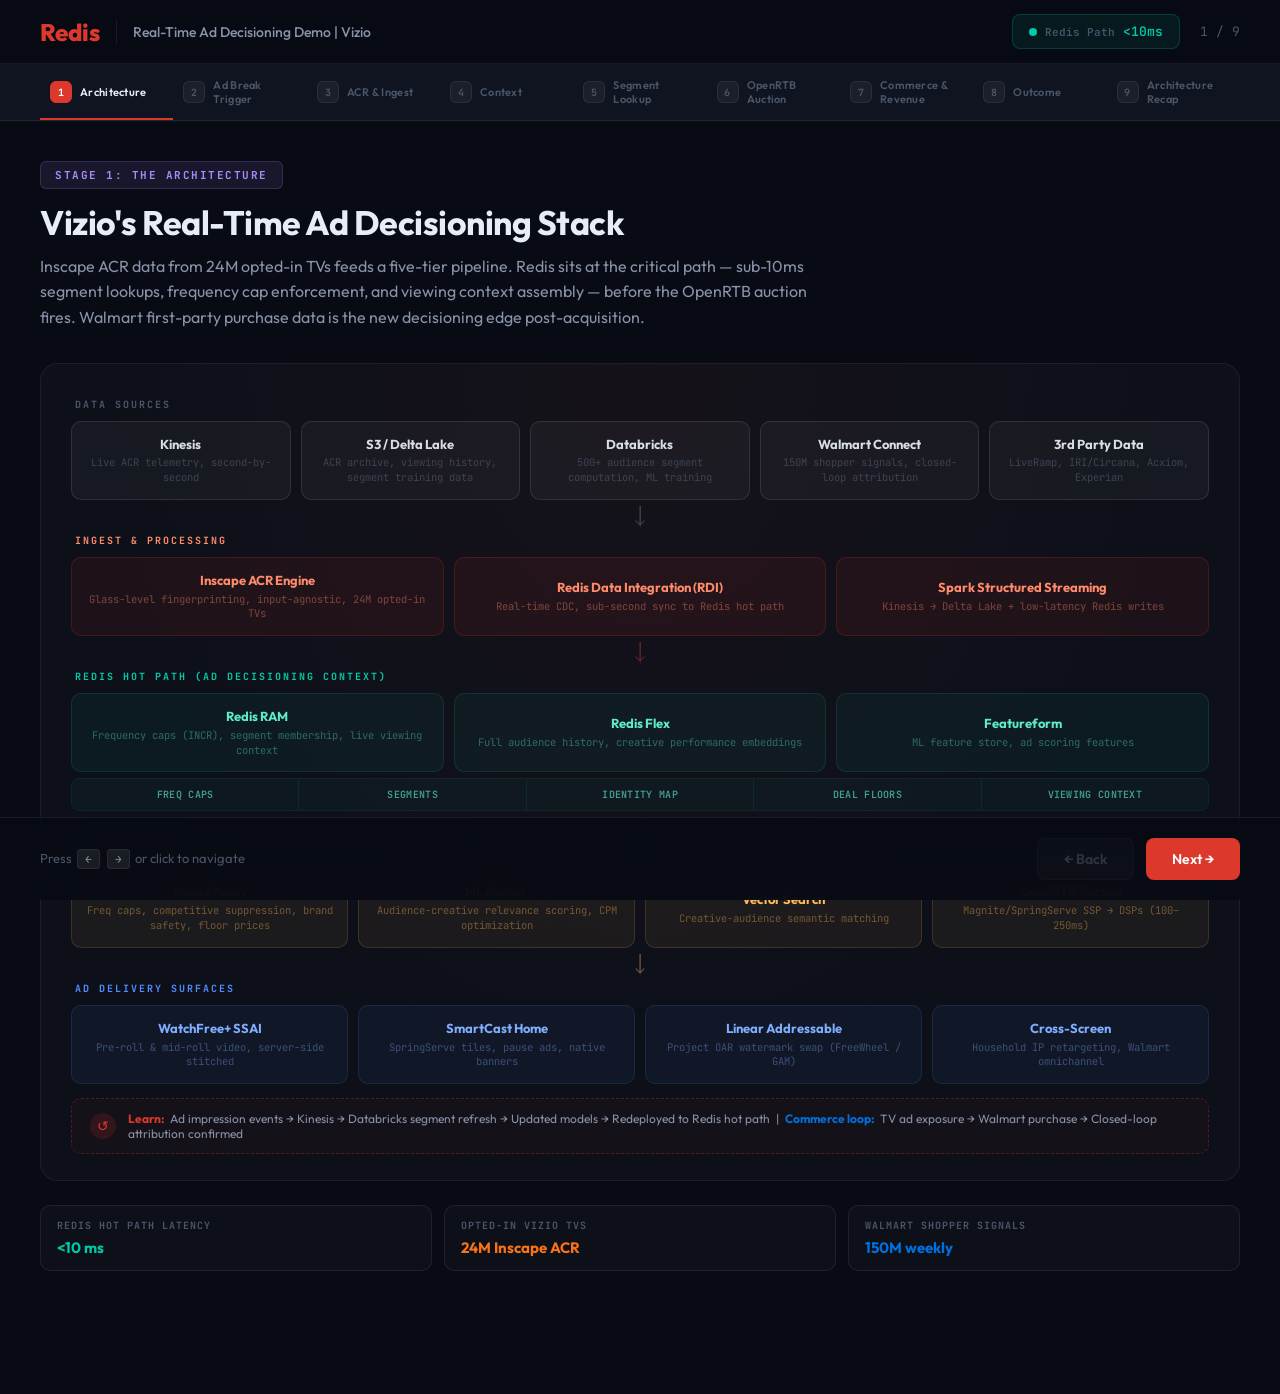
<file: Vizio_2/index.html>
<!DOCTYPE html>
<html lang="en">
<head>
<meta charset="UTF-8">
<meta name="viewport" content="width=device-width, initial-scale=1.0">
<title>Redis Real-Time Ad Decisioning Demo | Vizio</title>
<link rel="preconnect" href="https://fonts.googleapis.com">
<link href="https://fonts.googleapis.com/css2?family=JetBrains+Mono:wght@400;500;600;700&family=Outfit:wght@300;400;500;600;700;800&display=swap" rel="stylesheet">
<style>
:root {
  --red:#DC382C;--teal:#00C9A7;--blue:#4F8CFF;--amber:#FFBC57;--purple:#A78BFA;
  --vizio-bg:#0A0A0A;--vizio-card:#1A1A1A;--vizio-border:rgba(255,255,255,.08);
  --bg:#080B14;--bg2:#0F1420;--bg3:#161C2A;--border:rgba(255,255,255,.07);
  --text:#E8ECF4;--text2:#8892A8;--text3:#4A5568;
  --mono:'JetBrains Mono',monospace;--sans:'Outfit',sans-serif;
  --orange:#F97316;--walmart:#0071DC;--green:#22C55E;
}
*{margin:0;padding:0;box-sizing:border-box}
body{font-family:var(--sans);background:var(--bg);color:var(--text);overflow-x:hidden;min-height:100vh}
.topbar{display:flex;align-items:center;justify-content:space-between;padding:14px 40px;border-bottom:1px solid var(--border);background:rgba(8,11,20,.95);backdrop-filter:blur(20px);position:sticky;top:0;z-index:50}
.topbar-left{display:flex;align-items:center;gap:16px}
.redis-logo{font-size:24px;font-weight:800;color:var(--red)}
.topbar-divider{width:1px;height:24px;background:var(--border)}
.topbar-title{font-size:14px;color:var(--text2);font-weight:500}
.topbar-right{display:flex;align-items:center;gap:20px}
.latency-display{display:flex;align-items:center;gap:8px;padding:8px 16px;border-radius:8px;background:rgba(0,201,167,.08);border:1px solid rgba(0,201,167,.2);font-family:var(--mono);font-size:13px;font-weight:600}
.latency-dot{width:8px;height:8px;border-radius:50%;background:var(--teal);animation:blink 1.5s infinite}
@keyframes blink{0%,100%{opacity:1}50%{opacity:.3}}
.latency-value{color:var(--teal)}
.latency-label{color:var(--text3);font-size:11px}
.stage-counter{font-size:13px;color:var(--text3);font-family:var(--mono)}
.progress-track{display:flex;gap:0;padding:0 40px;background:var(--bg2);border-bottom:1px solid var(--border);overflow-x:auto}
.progress-step{flex:1;min-width:120px;padding:14px 10px;display:flex;align-items:center;gap:8px;font-size:11px;font-weight:600;color:var(--text3);letter-spacing:.3px;position:relative;transition:all .4s;cursor:pointer}
.progress-step::after{content:'';position:absolute;bottom:0;left:0;right:0;height:2px;background:var(--red);transform:scaleX(0);transition:transform .5s cubic-bezier(.4,0,.2,1)}
.progress-step.active{color:var(--text)}.progress-step.active::after{transform:scaleX(1)}
.progress-step.done{color:var(--teal)}.progress-step.done::after{transform:scaleX(1);background:var(--teal)}
.step-num{width:22px;height:22px;border-radius:6px;display:flex;align-items:center;justify-content:center;font-size:10px;font-weight:700;background:rgba(255,255,255,.05);border:1px solid var(--border);transition:all .4s;font-family:var(--mono);flex-shrink:0}
.progress-step.active .step-num{background:var(--red);border-color:var(--red);color:#fff}
.progress-step.done .step-num{background:var(--teal);border-color:var(--teal);color:#fff}
.stage-viewport{min-height:calc(100vh - 120px);display:flex;flex-direction:column;padding:40px}
.stage-content{display:none;flex:1;animation:fadeUp .6s cubic-bezier(.4,0,.2,1) forwards}
.stage-content.active{display:flex;flex-direction:column}
@keyframes fadeUp{from{opacity:0;transform:translateY(20px)}to{opacity:1;transform:translateY(0)}}
.stage-header{margin-bottom:32px}
.stage-badge{display:inline-flex;align-items:center;gap:8px;padding:6px 14px;border-radius:6px;font-size:11px;font-weight:700;letter-spacing:1.5px;text-transform:uppercase;margin-bottom:14px;font-family:var(--mono)}
.badge-arch{background:rgba(167,139,250,.1);color:var(--purple);border:1px solid rgba(167,139,250,.2)}
.badge-trigger{background:rgba(249,115,22,.1);color:var(--orange);border:1px solid rgba(249,115,22,.2)}
.badge-ingest{background:rgba(220,56,44,.1);color:var(--red);border:1px solid rgba(220,56,44,.2)}
.badge-context{background:rgba(0,201,167,.1);color:var(--teal);border:1px solid rgba(0,201,167,.2)}
.badge-segment{background:rgba(79,140,255,.1);color:var(--blue);border:1px solid rgba(79,140,255,.2)}
.badge-auction{background:rgba(255,188,87,.1);color:var(--amber);border:1px solid rgba(255,188,87,.2)}
.badge-revenue{background:rgba(0,113,220,.1);color:var(--walmart);border:1px solid rgba(0,113,220,.2)}
.badge-outcome{background:rgba(167,139,250,.1);color:var(--purple);border:1px solid rgba(167,139,250,.2)}
.stage-title{font-size:34px;font-weight:700;line-height:1.2;letter-spacing:-.5px;margin-bottom:10px}
.stage-subtitle{font-size:16px;color:var(--text2);line-height:1.6;max-width:780px}
.component-tag{display:inline-flex;align-items:center;gap:6px;padding:4px 12px;border-radius:5px;font-size:12px;font-weight:600;font-family:var(--mono);background:rgba(220,56,44,.1);color:var(--red);border:1px solid rgba(220,56,44,.15);margin-right:8px;margin-top:12px}
.component-tag.blue{background:rgba(79,140,255,.1);color:var(--blue);border-color:rgba(79,140,255,.15)}
.component-tag.walmart{background:rgba(0,113,220,.1);color:var(--walmart);border-color:rgba(0,113,220,.2)}
.viz-area{flex:1;display:flex;gap:24px;align-items:stretch}
.viz-panel{flex:1;border-radius:14px;background:var(--bg2);border:1px solid var(--border);padding:26px;position:relative;overflow:hidden}
.viz-panel::before{content:'';position:absolute;top:0;left:0;right:0;bottom:0;background:radial-gradient(ellipse at 50% 0%,rgba(220,56,44,.03) 0%,transparent 70%);pointer-events:none}
.viz-panel-title{font-size:12px;font-weight:700;letter-spacing:1.5px;text-transform:uppercase;color:var(--text3);margin-bottom:18px;font-family:var(--mono)}
.data-rows{display:flex;flex-direction:column;gap:9px}
.data-row{display:flex;align-items:center;justify-content:space-between;padding:11px 15px;border-radius:8px;background:rgba(255,255,255,.025);border:1px solid var(--border);animation:slideIn .5s cubic-bezier(.4,0,.2,1) forwards;opacity:0;gap:12px}
.data-row:nth-child(1){animation-delay:.1s}.data-row:nth-child(2){animation-delay:.18s}.data-row:nth-child(3){animation-delay:.26s}.data-row:nth-child(4){animation-delay:.34s}.data-row:nth-child(5){animation-delay:.42s}.data-row:nth-child(6){animation-delay:.5s}.data-row:nth-child(7){animation-delay:.58s}.data-row:nth-child(8){animation-delay:.66s}
@keyframes slideIn{from{opacity:0;transform:translateX(-12px)}to{opacity:1;transform:translateX(0)}}
.data-label{font-size:13px;color:var(--text2);font-weight:500}
.data-value{font-size:12px;font-weight:600;color:var(--text);font-family:var(--mono);text-align:right}
.data-value.red{color:var(--red)}.data-value.teal{color:var(--teal)}.data-value.amber{color:var(--amber)}.data-value.blue{color:var(--blue)}.data-value.orange{color:var(--orange)}.data-value.purple{color:var(--purple)}.data-value.walmart{color:var(--walmart)}.data-value.green{color:var(--green)}
.flow-container{display:flex;flex-direction:column;gap:12px}
.flow-item{display:flex;align-items:center;gap:14px;padding:13px 16px;border-radius:10px;background:rgba(255,255,255,.025);border:1px solid var(--border);opacity:0;animation:flowIn .6s forwards}
.flow-item:nth-child(1){animation-delay:.1s}.flow-item:nth-child(2){animation-delay:.2s}.flow-item:nth-child(3){animation-delay:.3s}.flow-item:nth-child(4){animation-delay:.4s}.flow-item:nth-child(5){animation-delay:.5s}.flow-item:nth-child(6){animation-delay:.6s}
@keyframes flowIn{from{opacity:0;transform:translateY(10px)}to{opacity:1;transform:translateY(0)}}
.flow-icon{width:42px;height:42px;border-radius:8px;display:flex;align-items:center;justify-content:center;font-size:11px;font-weight:800;flex-shrink:0;font-family:var(--mono);letter-spacing:-.5px}
.flow-source{font-size:13px;font-weight:700}.flow-detail{font-size:11px;color:var(--text3);margin-top:2px}
.flow-arrow{color:var(--red);font-size:16px;margin-left:auto;animation:pulseArrow 1.5s infinite}
@keyframes pulseArrow{0%,100%{opacity:1;transform:translateX(0)}50%{opacity:.5;transform:translateX(4px)}}
.viewer-card{display:flex;align-items:center;gap:18px;padding:18px 22px;border-radius:12px;background:rgba(255,255,255,.03);border:1px solid var(--border);margin-bottom:20px;animation:fadeUp .6s forwards}
.viewer-avatar{width:52px;height:52px;border-radius:12px;background:linear-gradient(135deg,var(--orange),var(--amber));display:flex;align-items:center;justify-content:center;font-size:20px;font-weight:700;color:#fff;flex-shrink:0}
.viewer-name{font-size:17px;font-weight:700}.viewer-detail{font-size:12px;color:var(--text2);margin-top:2px}
.viewer-badge{margin-left:auto;padding:5px 12px;border-radius:5px;font-size:11px;font-weight:700;font-family:var(--mono);background:rgba(0,113,220,.12);color:var(--walmart);border:1px solid rgba(0,113,220,.2)}
/* Bid cards for auction stage */
.bid-grid{display:grid;grid-template-columns:repeat(3,1fr);gap:14px}
.bid-card{border-radius:12px;padding:18px;background:rgba(255,255,255,.025);border:1px solid var(--border);opacity:0;animation:offerPop .5s forwards;transition:all .3s}
.bid-card:nth-child(1){animation-delay:.15s}.bid-card:nth-child(2){animation-delay:.3s}.bid-card:nth-child(3){animation-delay:.45s}
@keyframes offerPop{from{opacity:0;transform:scale(.96)}to{opacity:1;transform:scale(1)}}
.bid-card.winner{border-color:var(--amber);background:rgba(255,188,87,.05);box-shadow:0 0 24px rgba(255,188,87,.08)}
.bid-rank{font-family:var(--mono);font-size:10px;font-weight:700;color:var(--text3);margin-bottom:8px;letter-spacing:1px;text-transform:uppercase}
.bid-card.winner .bid-rank{color:var(--amber)}
.bid-dsp{font-size:15px;font-weight:700;margin-bottom:2px}
.bid-advertiser{font-size:12px;color:var(--text3);margin-bottom:10px}
.bid-cpm{font-family:var(--mono);font-size:28px;font-weight:700;margin-bottom:4px}
.bid-card.winner .bid-cpm{color:var(--amber)}
.bid-targeting{font-size:11px;color:var(--text3);margin-bottom:12px;line-height:1.5}
.score-bar{height:5px;border-radius:3px;background:rgba(255,255,255,.06);overflow:hidden;margin-top:8px}
.score-fill{height:100%;border-radius:3px;animation:scoreFill 1s cubic-bezier(.4,0,.2,1) forwards;animation-delay:.7s;width:0}
@keyframes scoreFill{to{width:var(--score)}}
.score-label{display:flex;justify-content:space-between;margin-top:6px;font-size:10px;font-family:var(--mono);color:var(--text3)}
/* Segment chips */
.segment-chips{display:flex;flex-wrap:wrap;gap:7px;margin-top:10px}
.seg-chip{padding:4px 10px;border-radius:5px;font-size:11px;font-weight:700;font-family:var(--mono)}
.seg-auto{background:rgba(255,188,87,.12);color:var(--amber);border:1px solid rgba(255,188,87,.2)}
.seg-walmart{background:rgba(0,113,220,.12);color:var(--walmart);border:1px solid rgba(0,113,220,.2)}
.seg-content{background:rgba(220,56,44,.12);color:var(--red);border:1px solid rgba(220,56,44,.2)}
.seg-tech{background:rgba(79,140,255,.12);color:var(--blue);border:1px solid rgba(79,140,255,.2)}
.seg-freq{background:rgba(0,201,167,.12);color:var(--teal);border:1px solid rgba(0,201,167,.2)}
/* Feature/lookup cards */
.feat-grid{display:grid;grid-template-columns:repeat(2,1fr);gap:14px}
.feat-card{padding:16px 18px;border-radius:10px;background:rgba(255,255,255,.025);border:1px solid var(--border);opacity:0;animation:offerPop .5s forwards}
.feat-card:nth-child(1){animation-delay:.1s}.feat-card:nth-child(2){animation-delay:.2s}.feat-card:nth-child(3){animation-delay:.3s}.feat-card:nth-child(4){animation-delay:.4s}.feat-card:nth-child(5){animation-delay:.5s}.feat-card:nth-child(6){animation-delay:.6s}
.feat-name{font-family:var(--mono);font-size:11px;font-weight:700;color:var(--blue);margin-bottom:4px;letter-spacing:.5px}
.feat-desc{font-size:11px;color:var(--text3);margin-bottom:8px;line-height:1.45}
.feat-value-row{display:flex;align-items:center;justify-content:space-between;padding-top:8px;border-top:1px solid var(--border)}
.feat-value{font-family:var(--mono);font-size:12px;font-weight:700;color:var(--text)}
.feat-latency{font-family:var(--mono);font-size:10px;color:var(--teal)}
/* Revenue stage */
.rev-compare{display:grid;grid-template-columns:1fr auto 1fr;gap:20px;align-items:center;margin-top:16px}
.rev-card{padding:22px;border-radius:12px;text-align:center}
.rev-card.before{background:rgba(255,255,255,.03);border:1px solid var(--border)}
.rev-card.after{background:rgba(255,188,87,.05);border:1px solid rgba(255,188,87,.2)}
.rev-value{font-family:var(--mono);font-size:36px;font-weight:700;line-height:1;margin-bottom:6px}
.rev-label{font-size:12px;color:var(--text3)}
.rev-arrow{font-size:28px;color:var(--amber);animation:pulseArrow 1.5s infinite}
/* Attribution flow */
.attr-flow{display:flex;flex-direction:column;gap:10px;margin-top:8px}
.attr-step{display:flex;align-items:center;gap:12px;padding:12px 16px;border-radius:8px;background:rgba(255,255,255,.025);border:1px solid var(--border);opacity:0;animation:slideIn .5s forwards}
.attr-step:nth-child(1){animation-delay:.1s}.attr-step:nth-child(2){animation-delay:.25s}.attr-step:nth-child(3){animation-delay:.4s}.attr-step:nth-child(4){animation-delay:.55s}
.attr-icon{width:32px;height:32px;border-radius:7px;display:flex;align-items:center;justify-content:center;font-size:14px;flex-shrink:0}
.attr-text{font-size:13px;font-weight:600}.attr-sub{font-size:11px;color:var(--text3);margin-top:1px}
.attr-check{margin-left:auto;font-family:var(--mono);font-size:11px;font-weight:700}
/* Outcome screens */
.outcome-split{display:grid;grid-template-columns:1fr 1fr;gap:24px}
.outcome-col{display:flex;flex-direction:column;gap:14px}
.outcome-header{padding:10px 16px;border-radius:8px;font-size:12px;font-weight:700;letter-spacing:1px;text-transform:uppercase;font-family:var(--mono);text-align:center}
.outcome-header.generic{background:rgba(255,255,255,.04);color:var(--text3);border:1px solid var(--border)}
.outcome-header.personalized{background:rgba(255,188,87,.08);color:var(--amber);border:1px solid rgba(255,188,87,.2)}
.outcome-metrics{display:flex;gap:16px;padding:16px;border-radius:10px}
.outcome-metrics.generic-m{background:rgba(255,255,255,.03);border:1px solid var(--border)}
.outcome-metrics.personalized-m{background:rgba(255,188,87,.05);border:1px solid rgba(255,188,87,.15)}
.outcome-metric{flex:1;text-align:center}
.outcome-metric-value{font-family:var(--mono);font-size:22px;font-weight:700;line-height:1}
.generic-m .outcome-metric-value{color:var(--text3)}
.personalized-m .outcome-metric-value{color:var(--amber)}
.outcome-metric-label{font-size:10px;color:var(--text3);margin-top:4px}
/* Ad mock screen */
.ad-screen{background:var(--vizio-bg);border-radius:16px;border:2px solid #333;overflow:hidden;position:relative}
.ad-screen.winner-screen{border-color:rgba(255,188,87,.4)}
.ad-video{height:180px;display:flex;align-items:center;justify-content:center;position:relative;overflow:hidden}
.ad-overlay{position:absolute;inset:0;display:flex;flex-direction:column;justify-content:flex-end;padding:18px 22px;background:linear-gradient(to top,rgba(0,0,0,.8) 0%,transparent 50%)}
.ad-badge{display:inline-block;padding:3px 8px;border-radius:3px;font-size:9px;font-weight:700;font-family:var(--mono);letter-spacing:1px;text-transform:uppercase;margin-bottom:6px}
.ad-title{font-size:18px;font-weight:800;margin-bottom:4px;line-height:1.2}
.ad-sub{font-size:11px;color:var(--text2)}
.ad-meta{padding:12px 18px;background:rgba(255,255,255,.03);display:flex;gap:16px;align-items:center}
.ad-meta-item{text-align:center}
.ad-meta-value{font-family:var(--mono);font-size:13px;font-weight:700}
.ad-meta-label{font-size:10px;color:var(--text3);margin-top:2px}
/* Architecture tiers */
.arch-wrap{flex:1;display:flex;flex-direction:column;gap:18px}
.arch-frame{flex:1;background:rgba(255,255,255,.025);border:1px solid rgba(255,255,255,.06);border-radius:18px;padding:34px 30px 26px;position:relative;overflow:hidden}
.arch-frame::before{content:'';position:absolute;inset:0;background:radial-gradient(ellipse at 50% 0%,rgba(220,56,44,.04),transparent 65%);pointer-events:none}
.arch-tier{position:relative;z-index:2}
.arch-tier-label{font-family:var(--mono);font-size:10px;font-weight:700;letter-spacing:2px;text-transform:uppercase;margin-bottom:10px;padding-left:4px}
.arch-tier-row{display:flex;gap:10px;align-items:stretch;flex-wrap:wrap}
.arch-node{flex:1;border-radius:10px;padding:14px;text-align:center;border:1px solid;min-height:60px;display:flex;flex-direction:column;justify-content:center;min-width:100px;transition:all .25s}
.arch-node:hover{transform:translateY(-2px)}
.arch-node h4{font-size:13px;font-weight:700;margin-bottom:3px;line-height:1.3}
.arch-node p{font-size:10.5px;line-height:1.4;opacity:.7;font-family:var(--mono)}
.tier-source .arch-tier-label{color:var(--text3)}
.tier-source .arch-node{background:rgba(255,255,255,.04);border-color:rgba(255,255,255,.1)}
.tier-source .arch-node:hover{border-color:rgba(255,255,255,.25)}
.tier-source .arch-node h4{color:#D8DCE4}
.tier-source .arch-node p{color:var(--text3)}
.tier-ingest .arch-tier-label{color:#FF8B6A}
.tier-ingest .arch-node{background:rgba(220,56,44,.08);border-color:rgba(220,56,44,.2)}
.tier-ingest .arch-node:hover{border-color:rgba(220,56,44,.5);background:rgba(220,56,44,.12)}
.tier-ingest .arch-node h4{color:#FF8B6A}
.tier-ingest .arch-node p{color:rgba(255,139,106,.6)}
.tier-context .arch-tier-label{color:var(--teal)}
.tier-context .arch-node{background:rgba(0,201,167,.06);border-color:rgba(0,201,167,.15)}
.tier-context .arch-node:hover{border-color:rgba(0,201,167,.4);background:rgba(0,201,167,.1)}
.tier-context .arch-node h4{color:#5EECC8}
.tier-context .arch-node p{color:rgba(94,236,200,.55)}
.tier-decide .arch-tier-label{color:var(--amber)}
.tier-decide .arch-node{background:rgba(255,188,87,.06);border-color:rgba(255,188,87,.15)}
.tier-decide .arch-node:hover{border-color:rgba(255,188,87,.4);background:rgba(255,188,87,.1)}
.tier-decide .arch-node h4{color:var(--amber)}
.tier-decide .arch-node p{color:rgba(255,188,87,.55)}
.tier-act .arch-tier-label{color:var(--blue)}
.tier-act .arch-node{background:rgba(79,140,255,.06);border-color:rgba(79,140,255,.15)}
.tier-act .arch-node:hover{border-color:rgba(79,140,255,.4);background:rgba(79,140,255,.1)}
.tier-act .arch-node h4{color:#7FADFF}
.tier-act .arch-node p{color:rgba(127,173,255,.55)}
.arch-flow-arrow{display:flex;align-items:center;justify-content:center;height:22px;position:relative;margin:6px 0}
.arch-flow-arrow::before{content:'';width:1px;height:100%;background:linear-gradient(to bottom,rgba(255,255,255,.1),rgba(255,255,255,.05))}
.arch-flow-arrow svg{position:absolute;top:50%;left:50%;transform:translate(-50%,-50%)}
.arch-data-strip{display:flex;gap:0;margin-top:6px;border-radius:8px;overflow:hidden;border:1px solid rgba(0,201,167,.12)}
.arch-data-chip{flex:1;padding:9px 8px;text-align:center;font-size:10px;font-weight:600;color:rgba(94,236,200,.65);background:rgba(0,201,167,.04);border-right:1px solid rgba(0,201,167,.1);font-family:var(--mono);letter-spacing:.3px;text-transform:uppercase}
.arch-data-chip:last-child{border-right:none}
.arch-feedback{margin-top:14px;padding:12px 18px;border-radius:10px;border:1px dashed rgba(220,56,44,.3);background:rgba(220,56,44,.04);display:flex;align-items:center;justify-content:center;gap:12px;font-size:12px;color:var(--text2)}
.arch-feedback-icon{width:26px;height:26px;border-radius:50%;background:rgba(220,56,44,.15);display:flex;align-items:center;justify-content:center;font-size:14px;color:var(--red);flex-shrink:0}
.arch-callouts{display:grid;grid-template-columns:repeat(3,1fr);gap:12px;margin-top:6px}
.arch-callout{padding:13px 16px;border-radius:10px;background:rgba(255,255,255,.025);border:1px solid var(--border)}
.arch-callout-label{font-family:var(--mono);font-size:10px;font-weight:700;letter-spacing:1px;text-transform:uppercase;color:var(--text3);margin-bottom:6px}
.arch-callout-value{font-size:15px;font-weight:700;color:var(--text)}
.arch-callout-value.teal{color:var(--teal)}.arch-callout-value.orange{color:var(--orange)}.arch-callout-value.amber{color:var(--amber)}.arch-callout-value.walmart{color:var(--walmart)}
/* Nav */
.nav-bar{display:flex;justify-content:space-between;align-items:center;padding:20px 40px;border-top:1px solid var(--border);background:rgba(8,11,20,.95);backdrop-filter:blur(20px);position:sticky;bottom:0;z-index:50}
.nav-hint{font-size:13px;color:var(--text3)}
.nav-hint kbd{display:inline-block;padding:2px 7px;border-radius:4px;background:rgba(255,255,255,.07);border:1px solid var(--border);font-family:var(--mono);font-size:11px;color:var(--text2);margin:0 2px}
.nav-buttons{display:flex;gap:12px}
.nav-btn{padding:11px 26px;border-radius:8px;font-size:14px;font-weight:600;cursor:pointer;transition:all .2s;border:none;font-family:var(--sans)}
.nav-btn.back{background:rgba(255,255,255,.06);color:var(--text2);border:1px solid var(--border)}
.nav-btn.back:hover{background:rgba(255,255,255,.1);color:var(--text)}
.nav-btn.next{background:var(--red);color:#fff}
.nav-btn.next:hover{background:#c0302a;transform:translateY(-1px)}
.nav-btn:disabled{opacity:.3;cursor:not-allowed;transform:none}
.nav-btn.restart{background:var(--teal);color:#fff}
.nav-btn.restart:hover{background:#00a88b}
/* ACR stat bar */
.acr-stat-bar{display:flex;gap:12px;margin-bottom:20px}
.acr-stat{flex:1;padding:14px;border-radius:10px;background:rgba(255,255,255,.03);border:1px solid var(--border);text-align:center}
.acr-stat-value{font-family:var(--mono);font-size:20px;font-weight:700;color:var(--teal);line-height:1;margin-bottom:4px}
.acr-stat-label{font-size:10px;color:var(--text3);text-transform:uppercase;letter-spacing:.8px}
/* Break countdown */
.break-alert{padding:16px 20px;border-radius:10px;background:rgba(249,115,22,.06);border:1px solid rgba(249,115,22,.2);display:flex;align-items:center;gap:14px;margin-bottom:18px;animation:fadeUp .6s forwards}
.break-alert-icon{width:36px;height:36px;border-radius:8px;background:rgba(249,115,22,.15);display:flex;align-items:center;justify-content:center;font-size:18px;flex-shrink:0;animation:blink 1.5s infinite}
.break-alert-text{font-size:13px;font-weight:600;color:var(--orange)}
.break-alert-sub{font-size:11px;color:var(--text3);margin-top:2px}
.break-window{margin-left:auto;font-family:var(--mono);font-size:22px;font-weight:700;color:var(--orange)}
@media(max-width:900px){
  .topbar,.progress-track,.stage-viewport,.nav-bar{padding-left:16px;padding-right:16px}
  .stage-title{font-size:26px}.viz-area{flex-direction:column}
  .outcome-split{grid-template-columns:1fr}.bid-grid{grid-template-columns:1fr}
  .feat-grid{grid-template-columns:1fr}.arch-callouts{grid-template-columns:1fr}
  .progress-step span{display:none}.acr-stat-bar{flex-wrap:wrap}
}
</style>
</head>
<body>

<div class="topbar">
  <div class="topbar-left">
    <div class="redis-logo">Redis</div>
    <div class="topbar-divider"></div>
    <div class="topbar-title">Real-Time Ad Decisioning Demo | Vizio</div>
  </div>
  <div class="topbar-right">
    <div class="latency-display">
      <div class="latency-dot"></div>
      <span class="latency-label">Redis Path</span>
      <span class="latency-value" id="globalLatency">--</span>
    </div>
    <div class="stage-counter" id="stageCounter">1 / 9</div>
  </div>
</div>

<div class="progress-track" id="progressTrack">
  <div class="progress-step active" data-step="0"><div class="step-num">1</div><span>Architecture</span></div>
  <div class="progress-step" data-step="1"><div class="step-num">2</div><span>Ad Break Trigger</span></div>
  <div class="progress-step" data-step="2"><div class="step-num">3</div><span>ACR &amp; Ingest</span></div>
  <div class="progress-step" data-step="3"><div class="step-num">4</div><span>Context</span></div>
  <div class="progress-step" data-step="4"><div class="step-num">5</div><span>Segment Lookup</span></div>
  <div class="progress-step" data-step="5"><div class="step-num">6</div><span>OpenRTB Auction</span></div>
  <div class="progress-step" data-step="6"><div class="step-num">7</div><span>Commerce &amp; Revenue</span></div>
  <div class="progress-step" data-step="7"><div class="step-num">8</div><span>Outcome</span></div>
  <div class="progress-step" data-step="8"><div class="step-num">9</div><span>Architecture Recap</span></div>
</div>

<div class="stage-viewport">

<!-- ══ STAGE 1: ARCHITECTURE OVERVIEW ══ -->
<div class="stage-content active" id="stage0">
  <div class="stage-header">
    <div class="stage-badge badge-arch">Stage 1: The Architecture</div>
    <div class="stage-title">Vizio's Real-Time Ad Decisioning Stack</div>
    <div class="stage-subtitle">Inscape ACR data from 24M opted-in TVs feeds a five-tier pipeline. Redis sits at the critical path — sub-10ms segment lookups, frequency cap enforcement, and viewing context assembly — before the OpenRTB auction fires. Walmart first-party purchase data is the new decisioning edge post-acquisition.</div>
  </div>
  <div class="arch-wrap">
  <div class="arch-frame">

    <div class="arch-tier tier-source"><div class="arch-tier-label">Data Sources</div>
    <div class="arch-tier-row">
      <div class="arch-node"><h4>Kinesis</h4><p>Live ACR telemetry, second-by-second</p></div>
      <div class="arch-node"><h4>S3 / Delta Lake</h4><p>ACR archive, viewing history, segment training data</p></div>
      <div class="arch-node"><h4>Databricks</h4><p>500+ audience segment computation, ML training</p></div>
      <div class="arch-node"><h4>Walmart Connect</h4><p>150M shopper signals, closed-loop attribution</p></div>
      <div class="arch-node"><h4>3rd Party Data</h4><p>LiveRamp, IRI/Circana, Acxiom, Experian</p></div>
    </div></div>

    <div class="arch-flow-arrow"><svg width="16" height="22" viewBox="0 0 16 28"><path d="M8 0V24M3 19L8 24L13 19" stroke="rgba(255,255,255,.18)" stroke-width="1.5" fill="none" stroke-linecap="round"/></svg></div>

    <div class="arch-tier tier-ingest"><div class="arch-tier-label">Ingest &amp; Processing</div>
    <div class="arch-tier-row">
      <div class="arch-node"><h4>Inscape ACR Engine</h4><p>Glass-level fingerprinting, input-agnostic, 24M opted-in TVs</p></div>
      <div class="arch-node"><h4>Redis Data Integration (RDI)</h4><p>Real-time CDC, sub-second sync to Redis hot path</p></div>
      <div class="arch-node"><h4>Spark Structured Streaming</h4><p>Kinesis → Delta Lake + low-latency Redis writes</p></div>
    </div></div>

    <div class="arch-flow-arrow"><svg width="16" height="22" viewBox="0 0 16 28"><path d="M8 0V24M3 19L8 24L13 19" stroke="rgba(220,56,44,.4)" stroke-width="1.5" fill="none" stroke-linecap="round"/></svg></div>

    <div class="arch-tier tier-context"><div class="arch-tier-label">Redis Hot Path (Ad Decisioning Context)</div>
    <div class="arch-tier-row">
      <div class="arch-node"><h4>Redis RAM</h4><p>Frequency caps (INCR), segment membership, live viewing context</p></div>
      <div class="arch-node"><h4>Redis Flex</h4><p>Full audience history, creative performance embeddings</p></div>
      <div class="arch-node"><h4>Featureform</h4><p>ML feature store, ad scoring features</p></div>
    </div>
    <div class="arch-data-strip">
      <div class="arch-data-chip">Freq Caps</div>
      <div class="arch-data-chip">Segments</div>
      <div class="arch-data-chip">Identity Map</div>
      <div class="arch-data-chip">Deal Floors</div>
      <div class="arch-data-chip">Viewing Context</div>
    </div></div>

    <div class="arch-flow-arrow"><svg width="16" height="22" viewBox="0 0 16 28"><path d="M8 0V24M3 19L8 24L13 19" stroke="rgba(0,201,167,.4)" stroke-width="1.5" fill="none" stroke-linecap="round"/></svg></div>

    <div class="arch-tier tier-decide"><div class="arch-tier-label">Decision Engine</div>
    <div class="arch-tier-row">
      <div class="arch-node"><h4>Rules / Policy</h4><p>Freq caps, competitive suppression, brand safety, floor prices</p></div>
      <div class="arch-node"><h4>ML Ranker</h4><p>Audience-creative relevance scoring, CPM optimization</p></div>
      <div class="arch-node"><h4>Vector Search</h4><p>Creative-audience semantic matching</p></div>
      <div class="arch-node"><h4>OpenRTB Auction</h4><p>Magnite/SpringServe SSP → DSPs (100–250ms)</p></div>
    </div></div>

    <div class="arch-flow-arrow"><svg width="16" height="22" viewBox="0 0 16 28"><path d="M8 0V24M3 19L8 24L13 19" stroke="rgba(255,188,87,.4)" stroke-width="1.5" fill="none" stroke-linecap="round"/></svg></div>

    <div class="arch-tier tier-act"><div class="arch-tier-label">Ad Delivery Surfaces</div>
    <div class="arch-tier-row">
      <div class="arch-node"><h4>WatchFree+ SSAI</h4><p>Pre-roll &amp; mid-roll video, server-side stitched</p></div>
      <div class="arch-node"><h4>SmartCast Home</h4><p>SpringServe tiles, pause ads, native banners</p></div>
      <div class="arch-node"><h4>Linear Addressable</h4><p>Project OAR watermark swap (FreeWheel / GAM)</p></div>
      <div class="arch-node"><h4>Cross-Screen</h4><p>Household IP retargeting, Walmart omnichannel</p></div>
    </div></div>

    <div class="arch-feedback">
      <div class="arch-feedback-icon">&#x21BA;</div>
      <span><strong style="color:var(--red)">Learn:</strong>&nbsp; Ad impression events &rarr; Kinesis &rarr; Databricks segment refresh &rarr; Updated models &rarr; Redeployed to Redis hot path &nbsp;|&nbsp; <strong style="color:var(--walmart)">Commerce loop:</strong>&nbsp; TV ad exposure &rarr; Walmart purchase &rarr; Closed-loop attribution confirmed</span>
    </div>

  </div>
  <div class="arch-callouts">
    <div class="arch-callout"><div class="arch-callout-label">Redis Hot Path Latency</div><div class="arch-callout-value teal">&lt;10 ms</div></div>
    <div class="arch-callout"><div class="arch-callout-label">Opted-In Vizio TVs</div><div class="arch-callout-value orange">24M Inscape ACR</div></div>
    <div class="arch-callout"><div class="arch-callout-label">Walmart Shopper Signals</div><div class="arch-callout-value walmart">150M weekly</div></div>
  </div>
  </div>
</div>

<!-- ══ STAGE 2: AD BREAK TRIGGER ══ -->
<div class="stage-content" id="stage1">
  <div class="stage-header">
    <div class="stage-badge badge-trigger">Stage 2: Ad Break Trigger</div>
    <div class="stage-title">Marcus is watching WatchFree+. A mid-roll break is 3 seconds away.</div>
    <div class="stage-subtitle">Inscape ACR has detected exactly what Marcus is watching. A break cue fires and the entire ad decisioning pipeline — segment lookup, frequency check, bid enrichment — must complete before the break starts. The window is ~200–500ms. Redis owns the first 10ms.</div>
  </div>
  <div class="viz-area">
    <div class="viz-panel" style="flex:2">
      <div class="viz-panel-title">Active Viewing Session</div>
      <div class="viewer-card">
        <div class="viewer-avatar">MC</div>
        <div>
          <div class="viewer-name">Marcus Cole</div>
          <div class="viewer-detail">Vizio M-Series 65" · Rochester Hills, MI · Unified Walmart Login: Active</div>
        </div>
        <div class="viewer-badge">WALMART LINKED</div>
      </div>
      <div class="break-alert">
        <div class="break-alert-icon">&#x23F0;</div>
        <div>
          <div class="break-alert-text">Mid-Roll Break #2 — 30s Slot</div>
          <div class="break-alert-sub">SSAI cue point detected · WatchFree+ stream · decisioning pipeline activated</div>
        </div>
        <div class="break-window">~300ms</div>
      </div>
      <div class="data-rows">
        <div class="data-row"><span class="data-label">Currently watching</span><span class="data-value orange">The Night Agent S2, Ep 4 (WatchFree+)</span></div>
        <div class="data-row"><span class="data-label">Content genre</span><span class="data-value">Thriller / Action</span></div>
        <div class="data-row"><span class="data-label">Time into episode</span><span class="data-value">22 min (mid-roll eligible)</span></div>
        <div class="data-row"><span class="data-label">WatchFree+ session today</span><span class="data-value teal">38 min (strong engagement)</span></div>
        <div class="data-row"><span class="data-label">DMA market</span><span class="data-value">Detroit-Ann Arbor, MI (#11)</span></div>
        <div class="data-row"><span class="data-label">Daypart</span><span class="data-value amber">Prime (8:54 PM)</span></div>
        <div class="data-row"><span class="data-label">ACR input source</span><span class="data-value">WatchFree+ native (SmartCast OS)</span></div>
      </div>
    </div>
    <div class="viz-panel">
      <div class="viz-panel-title">Why This Moment Matters</div>
      <div style="display:flex;flex-direction:column;gap:16px;margin-top:4px">
        <div style="font-size:13px;color:var(--text2);line-height:1.6">WatchFree+ is Vizio's <strong style="color:var(--orange)">#1 monetization surface</strong>. Every mid-roll break is a revenue event — but only if the right ad reaches the right household.</div>
        <div style="font-size:13px;color:var(--text2);line-height:1.6">Generic contextual targeting yields <strong style="color:var(--text3)">$8–10 CPM</strong>. Marcus's Walmart-linked profile, combined with his ACR-validated auto affinity, commands <strong style="color:var(--amber)">$18–25 CPM</strong> from auto advertisers.</div>
        <div style="padding:14px;border-radius:8px;background:rgba(0,113,220,.06);border:1px solid rgba(0,113,220,.12);font-size:12px;color:var(--text2);line-height:1.6">
          <strong style="color:var(--walmart)">Post-Walmart acquisition:</strong> Marcus has linked his Walmart account to his Vizio TV. This unlocks first-party purchase data — Walmart can see he recently purchased auto supplies and has high auto category propensity. This signal commands a premium in the auction.
        </div>
        <div style="padding:14px;border-radius:8px;background:rgba(255,255,255,.03);border:1px solid var(--border);font-size:12px;color:var(--text2);line-height:1.6">
          <strong style="color:var(--text3)">Without Redis:</strong> Audience segment lookup requires a Databricks query — too slow for a 300ms ad break. Frequency cap check hits a relational DB — latency spike. The auction fires with stale or missing context. Result: floor-priced generic ad, $8 CPM.
        </div>
      </div>
    </div>
  </div>
</div>

<!-- ══ STAGE 3: ACR & INGEST ══ -->
<div class="stage-content" id="stage2">
  <div class="stage-header">
    <div class="stage-badge badge-ingest">Stage 3: ACR &amp; Ingest</div>
    <div class="stage-title">Inscape ACR streams real-time viewing data into Redis</div>
    <div class="stage-subtitle">Vizio's Inscape engine performs glass-level content fingerprinting across 24M opted-in TVs — input-agnostic, second-by-second. RDI and Spark Structured Streaming bridge ACR events, Databricks audience segments, and Walmart purchase signals into Redis's hot path.</div>
    <span class="component-tag">Inscape ACR</span>
    <span class="component-tag">Redis Data Integration (RDI)</span>
    <span class="component-tag blue">Spark Structured Streaming</span>
  </div>
  <div class="viz-area">
    <div class="viz-panel" style="flex:2">
      <div class="viz-panel-title">Source Systems &rarr; Redis Hot Path</div>
      <div class="acr-stat-bar">
        <div class="acr-stat"><div class="acr-stat-value">24M</div><div class="acr-stat-label">Opted-In TVs</div></div>
        <div class="acr-stat"><div class="acr-stat-value">~1s</div><div class="acr-stat-label">ACR Granularity</div></div>
        <div class="acr-stat"><div class="acr-stat-value">500+</div><div class="acr-stat-label">Audience Segments</div></div>
        <div class="acr-stat"><div class="acr-stat-value">150M</div><div class="acr-stat-label">Walmart Shoppers</div></div>
      </div>
      <div class="flow-container">
        <div class="flow-item">
          <div class="flow-icon" style="background:rgba(0,201,167,.12);color:var(--teal)">KNS</div>
          <div>
            <div class="flow-source">Kinesis &middot; Live ACR Telemetry</div>
            <div class="flow-detail">Second-by-second fingerprint events from 24M TVs | Commercial break detection | Ad exposure logging | Input-agnostic (cable, HDMI, streaming, native)</div>
          </div>
          <div class="flow-arrow">&rarr;</div>
        </div>
        <div class="flow-item">
          <div class="flow-icon" style="background:rgba(249,115,22,.12);color:#FF3621">DBX</div>
          <div>
            <div class="flow-source">Databricks &middot; Audience Segment Engine</div>
            <div class="flow-detail">Computes 500+ segments from ACR + Walmart data | Genre affinity, ad exposure frequency, purchase propensity models | Pushes to Redis on 4h refresh cycle</div>
          </div>
          <div class="flow-arrow">&rarr;</div>
        </div>
        <div class="flow-item">
          <div class="flow-icon" style="background:rgba(167,139,250,.12);color:#A78BFA">S3</div>
          <div>
            <div class="flow-source">S3 / Delta Lake &middot; ACR Archive &amp; Training Data</div>
            <div class="flow-detail">Full ACR event history across all opted-in devices | Historical ad exposure logs for measurement | Inscape data licensed to Nielsen, VideoAmp, iSpot, EDO</div>
          </div>
          <div class="flow-arrow">&rarr;</div>
        </div>
        <div class="flow-item">
          <div class="flow-icon" style="background:rgba(0,113,220,.15);color:var(--walmart)">WMT</div>
          <div>
            <div class="flow-source">Walmart Connect &middot; First-Party Purchase Data</div>
            <div class="flow-detail">150M weekly shopper signals | Category affinity &amp; basket data | Linked via unified Walmart/Vizio login | Closed-loop attribution backbone</div>
          </div>
          <div class="flow-arrow">&rarr;</div>
        </div>
        <div class="flow-item">
          <div class="flow-icon" style="background:rgba(79,140,255,.12);color:var(--blue)">3PD</div>
          <div>
            <div class="flow-source">3rd Party Enrichment &middot; LiveRamp / IRI / Acxiom</div>
            <div class="flow-detail">Identity resolution via LiveRamp RampID | CPG purchase data (IRI/Circana) | Demographic overlays (Acxiom, Experian) | Oracle Data Cloud segments</div>
          </div>
          <div class="flow-arrow">&rarr;</div>
        </div>
      </div>
    </div>
    <div class="viz-panel">
      <div class="viz-panel-title">Redis Pipeline Status</div>
      <div class="data-rows">
        <div class="data-row"><span class="data-label">ACR stream lag</span><span class="data-value teal">&lt;2s (Kinesis)</span></div>
        <div class="data-row"><span class="data-label">Segment refresh cycle</span><span class="data-value teal">4h (Databricks)</span></div>
        <div class="data-row"><span class="data-label">Walmart signal sync</span><span class="data-value walmart">Real-time (login-linked)</span></div>
        <div class="data-row"><span class="data-label">Freq cap TTL</span><span class="data-value teal">Rolling 24h / 7d</span></div>
        <div class="data-row"><span class="data-label">Redis write throughput</span><span class="data-value teal">1.2M ops/sec</span></div>
        <div class="data-row"><span class="data-label">Cache hit rate</span><span class="data-value teal">99.4%</span></div>
        <div class="data-row"><span class="data-label">Identity resolution</span><span class="data-value teal">LiveRamp RampID</span></div>
      </div>
      <div style="margin-top:16px;padding:13px;border-radius:8px;background:rgba(220,56,44,.06);border:1px solid rgba(220,56,44,.1);font-size:11px;color:var(--text2);line-height:1.5">
        <strong style="color:var(--red)">Inscape ACR advantage:</strong> Glass-level detection means Vizio sees ad exposure even when Marcus is watching cable TV via HDMI, enabling true cross-platform frequency capping — no other smart TV OEM has this.
      </div>
    </div>
  </div>
</div>

<!-- ══ STAGE 4: CONTEXT ASSEMBLY ══ -->
<div class="stage-content" id="stage3">
  <div class="stage-header">
    <div class="stage-badge badge-context">Stage 4: Context Assembly</div>
    <div class="stage-title">Marcus's ad decisioning profile assembled in Redis</div>
    <div class="stage-subtitle">Redis assembles the full ad context: what Marcus is watching right now (ACR), which audience segments he belongs to (Databricks), his Walmart purchase signals, and his current frequency cap state — all in under 3ms before the OpenRTB bid request is built.</div>
    <span class="component-tag">Redis RAM</span>
    <span class="component-tag">Redis Flex</span>
    <span class="component-tag wallet">Inscape ACR</span>
  </div>
  <div class="viz-area">
    <div class="viz-panel">
      <div class="viz-panel-title">Viewing &amp; Ad Context (Live)</div>
      <div class="data-rows">
        <div class="data-row"><span class="data-label">ACR: content detected</span><span class="data-value orange">The Night Agent S2 (WatchFree+)</span></div>
        <div class="data-row"><span class="data-label">Content genre</span><span class="data-value">Thriller / Action</span></div>
        <div class="data-row"><span class="data-label">Break slot</span><span class="data-value">30s mid-roll, Break #2</span></div>
        <div class="data-row"><span class="data-label">Daypart</span><span class="data-value amber">Prime (8:54 PM, Sunday)</span></div>
        <div class="data-row"><span class="data-label">DMA</span><span class="data-value">Detroit-Ann Arbor (#11)</span></div>
      </div>
      <div style="margin-top:16px">
        <div class="data-label" style="font-size:12px;margin-bottom:10px">Active Audience Segments (from Redis)</div>
        <div class="segment-chips">
          <div class="seg-chip seg-auto">auto_intender</div>
          <div class="seg-chip seg-walmart">walmart_auto_buyer</div>
          <div class="seg-chip seg-content">thriller_sports_viewer</div>
          <div class="seg-chip seg-tech">electronics_buyer_12m</div>
          <div class="seg-chip seg-walmart">walmart_grocery_regular</div>
          <div class="seg-chip seg-freq">watchfree_engaged</div>
        </div>
      </div>
    </div>
    <div class="viz-panel">
      <div class="viz-panel-title">Walmart Commerce Signals (Live)</div>
      <div class="data-rows">
        <div class="data-row"><span class="data-label">Walmart account linked</span><span class="data-value walmart">Yes (unified login)</span></div>
        <div class="data-row"><span class="data-label">Last purchase</span><span class="data-value">3 days ago (auto supplies + grocery)</span></div>
        <div class="data-row"><span class="data-label">Auto category propensity</span><span class="data-value amber">0.73 (high intent)</span></div>
        <div class="data-row"><span class="data-label">Walmart Connect segment</span><span class="data-value walmart">Auto Intender — Tier 1</span></div>
        <div class="data-row"><span class="data-label">Grocery basket size</span><span class="data-value">Above avg ($127/week)</span></div>
        <div class="data-row"><span class="data-label">Attribution window active</span><span class="data-value teal">30 days post-ad exposure</span></div>
      </div>
      <div style="margin-top:14px;padding:13px;border-radius:8px;background:rgba(0,113,220,.06);border:1px solid rgba(0,113,220,.12);font-size:11px;color:var(--text2);line-height:1.5">
        <strong style="color:var(--walmart)">Commerce loop active:</strong> If Marcus purchases auto accessories at Walmart within 30 days of this ad, the exposure-to-purchase attribution is confirmed — enabling closed-loop reporting for the Ford advertiser.
      </div>
    </div>
  </div>
</div>

<!-- ══ STAGE 5: SEGMENT LOOKUP & FREQUENCY CHECK ══ -->
<div class="stage-content" id="stage4">
  <div class="stage-header">
    <div class="stage-badge badge-segment">Stage 5: Segment Lookup &amp; Frequency Check</div>
    <div class="stage-title">Redis executes all pre-bid enrichment in &lt;5ms</div>
    <div class="stage-subtitle">Six atomic Redis operations happen before a single OpenRTB bid request is built. Audience segment membership, frequency cap counters, deal eligibility, and Walmart propensity scores — all sub-millisecond lookups that would take 50–200ms against Databricks or a relational database.</div>
    <span class="component-tag">Redis RAM</span>
    <span class="component-tag blue">Featureform</span>
  </div>
  <div class="viz-area" style="flex-direction:column;gap:18px">
    <div class="feat-grid">
      <div class="feat-card">
        <div class="feat-name">AUDIENCE_SEGMENTS:{device_id}</div>
        <div class="feat-desc">Pre-computed Databricks segment membership synced to Redis Set. Refreshed on 4h cycle. Multiple segments returned in single O(1) SMEMBERS call.</div>
        <div class="feat-value-row"><span class="feat-value">[auto_intender, walmart_auto, thriller_viewer, ...]</span><span class="feat-latency">0.4 ms</span></div>
      </div>
      <div class="feat-card">
        <div class="feat-name">FREQ:{device_id}:FORD:F150:7D</div>
        <div class="feat-desc">Weekly frequency cap counter for Ford F-150 creative. Atomic INCR with TTL. Checked before inclusion in bid request.</div>
        <div class="feat-value-row"><span class="feat-value" style="color:var(--teal)">1 of 3 (eligible)</span><span class="feat-latency">0.2 ms</span></div>
      </div>
      <div class="feat-card">
        <div class="feat-name">FREQ:{device_id}:FORD:BRAND:7D</div>
        <div class="feat-desc">Brand-level cap across all Ford creative. Prevents over-exposure across campaigns running simultaneously via different DSPs.</div>
        <div class="feat-value-row"><span class="feat-value" style="color:var(--teal)">2 of 5 (eligible)</span><span class="feat-latency">0.2 ms</span></div>
      </div>
      <div class="feat-card">
        <div class="feat-name">VIEWING_CTX:{device_id}:NOW</div>
        <div class="feat-desc">ACR-detected current content written to Redis from Kinesis consumer. Provides content genre, channel, and daypart for OpenRTB content object enrichment.</div>
        <div class="feat-value-row"><span class="feat-value">thriller · prime · WatchFree+</span><span class="feat-latency">0.3 ms</span></div>
      </div>
      <div class="feat-card">
        <div class="feat-name">DEAL:{ford_pmp_id}:FLOOR</div>
        <div class="feat-desc">Ford / The Trade Desk private marketplace deal floor price. Cached from ad server. Applied before OpenRTB auction fires to ensure deal eligibility.</div>
        <div class="feat-value-row"><span class="feat-value" style="color:var(--amber)">$15.00 CPM floor · active</span><span class="feat-latency">0.2 ms</span></div>
      </div>
      <div class="feat-card">
        <div class="feat-name">WALMART_PROPENSITY:{device_id}:AUTO</div>
        <div class="feat-desc">Purchase propensity score from Walmart Connect, pre-computed by Databricks, written to Redis. Appended to bid request as custom extension field.</div>
        <div class="feat-value-row"><span class="feat-value" style="color:var(--amber)">0.73 (high intent)</span><span class="feat-latency">0.3 ms</span></div>
      </div>
    </div>
    <div class="viz-panel" style="flex:0">
      <div class="viz-panel-title">Pre-Bid Enrichment Performance</div>
      <div style="display:flex;gap:24px;align-items:center">
        <div style="flex:1"><div style="font-size:11px;color:var(--text3);margin-bottom:4px;font-family:var(--mono);text-transform:uppercase;letter-spacing:1px">Total Redis Ops</div><div style="font-size:28px;font-weight:700;color:var(--text);font-family:var(--mono)">6</div></div>
        <div style="flex:1"><div style="font-size:11px;color:var(--text3);margin-bottom:4px;font-family:var(--mono);text-transform:uppercase;letter-spacing:1px">Total Latency</div><div style="font-size:28px;font-weight:700;color:var(--teal);font-family:var(--mono)">1.6 ms</div></div>
        <div style="flex:1"><div style="font-size:11px;color:var(--text3);margin-bottom:4px;font-family:var(--mono);text-transform:uppercase;letter-spacing:1px">vs. DB Equivalent</div><div style="font-size:28px;font-weight:700;color:var(--red);font-family:var(--mono)">~180 ms</div></div>
        <div style="flex:1"><div style="font-size:11px;color:var(--text3);margin-bottom:4px;font-family:var(--mono);text-transform:uppercase;letter-spacing:1px">Budget Remaining</div><div style="font-size:28px;font-weight:700;color:var(--teal);font-family:var(--mono)">~298ms</div></div>
      </div>
    </div>
  </div>
</div>

<!-- ══ STAGE 6: OPENRTB AUCTION ══ -->
<div class="stage-content" id="stage5">
  <div class="stage-header">
    <div class="stage-badge badge-auction">Stage 6: OpenRTB Auction</div>
    <div class="stage-title">Bid request fires enriched. Three DSPs compete. One wins.</div>
    <div class="stage-subtitle">The pre-enriched bid request — carrying Marcus's segment membership, Walmart propensity score, ACR viewing context, and deal flags — goes to Magnite/SpringServe. DSPs receive a signal-rich impression and bid accordingly. The auction completes in ~200ms. Redis made it possible.</div>
    <span class="component-tag blue">Magnite / SpringServe SSP</span>
    <span class="component-tag">OpenRTB 2.6</span>
  </div>
  <div class="viz-area" style="flex-direction:column;gap:20px">
    <div style="display:flex;gap:10px;flex-wrap:wrap">
      <div style="padding:7px 14px;border-radius:6px;background:rgba(255,255,255,.03);border:1px solid var(--border);font-size:12px;color:var(--text2)">Slot: 30s mid-roll · WatchFree+ · prime daypart</div>
      <div style="padding:7px 14px;border-radius:6px;background:rgba(255,188,87,.06);border:1px solid rgba(255,188,87,.12);font-size:12px;color:var(--amber)">PMP Deal active: Ford / The Trade Desk — $15 floor</div>
      <div style="padding:7px 14px;border-radius:6px;background:rgba(0,113,220,.06);border:1px solid rgba(0,113,220,.12);font-size:12px;color:var(--walmart)">Walmart propensity: 0.73 auto intent — sent in bid ext</div>
      <div style="padding:7px 14px;border-radius:6px;background:rgba(0,201,167,.06);border:1px solid rgba(0,201,167,.12);font-size:12px;color:var(--teal)">Auction completed in 198ms</div>
    </div>
    <div class="bid-grid">
      <div class="bid-card winner">
        <div class="bid-rank">#1 — Winning Bid</div>
        <div class="bid-dsp">The Trade Desk</div>
        <div class="bid-advertiser">Ford Motor Company · F-150 Lightning</div>
        <div class="bid-cpm">$18.40 <span style="font-size:14px;color:var(--text3)">CPM</span></div>
        <div class="bid-targeting">Targeting: Walmart auto_intender Tier 1 + Detroit DMA + prime daypart + PMP deal activation</div>
        <div style="font-size:11px;color:var(--text3);margin-bottom:8px">Ford wins because Marcus's Walmart-linked auto propensity (0.73) triggered the Ford PMP deal. Incremental reach over linear confirmed via ACR.</div>
        <div class="score-bar"><div class="score-fill" style="--score:94%;background:var(--amber)"></div></div>
        <div class="score-label"><span>Match score</span><span style="color:var(--amber)">94%</span></div>
      </div>
      <div class="bid-card">
        <div class="bid-rank">#2</div>
        <div class="bid-dsp">Yahoo DSP</div>
        <div class="bid-advertiser">Walmart Grocery · "Fresh &amp; Fast"</div>
        <div class="bid-cpm">$14.20 <span style="font-size:14px;color:var(--text3)">CPM</span></div>
        <div class="bid-targeting">Targeting: Walmart first-party grocery segment + household IP + WatchFree+ engaged</div>
        <div style="font-size:11px;color:var(--text3);margin-bottom:8px">Strong Walmart segment match but no PMP deal. Loses to Ford's deal floor premium. Walmart DSP data confirms grocery intent but auto outranks here.</div>
        <div class="score-bar"><div class="score-fill" style="--score:81%;background:var(--blue)"></div></div>
        <div class="score-label"><span>Match score</span><span style="color:var(--blue)">81%</span></div>
      </div>
      <div class="bid-card">
        <div class="bid-rank">#3</div>
        <div class="bid-dsp">Magnite Direct</div>
        <div class="bid-advertiser">State Farm Insurance</div>
        <div class="bid-cpm">$11.80 <span style="font-size:14px;color:var(--text3)">CPM</span></div>
        <div class="bid-targeting">Targeting: Detroit DMA contextual + homeowner demographic overlay (Acxiom)</div>
        <div style="font-size:11px;color:var(--text3);margin-bottom:8px">No Walmart data access. Relies on 3rd party demographic overlay only. Contextual match is solid but CPM ceiling limited without first-party signal.</div>
        <div class="score-bar"><div class="score-fill" style="--score:68%;background:var(--text3)"></div></div>
        <div class="score-label"><span>Match score</span><span>68%</span></div>
      </div>
    </div>
  </div>
</div>

<!-- ══ STAGE 7: COMMERCE & REVENUE ══ -->
<div class="stage-content" id="stage6">
  <div class="stage-header">
    <div class="stage-badge badge-revenue">Stage 7: Commerce &amp; Revenue</div>
    <div class="stage-title">Walmart data turns a $10 impression into an $18 impression — with attribution</div>
    <div class="stage-subtitle">The post-acquisition thesis: Walmart's 150M weekly shopper signals don't just improve targeting — they create a closed-loop attribution system that no other CTV platform can match. TV ad exposure links directly to in-store or online Walmart purchase, proving ROI for advertisers who previously had no visibility past the click.</div>
    <span class="component-tag walmart">Walmart Connect</span>
    <span class="component-tag blue">Magnite / SpringServe</span>
  </div>
  <div class="viz-area">
    <div class="viz-panel" style="flex:2">
      <div class="viz-panel-title">CPM Uplift: Signal Quality vs. Revenue</div>
      <div class="data-rows" style="margin-bottom:20px">
        <div class="data-row"><span class="data-label">Contextual only (no data)</span><span class="data-value red">$8–10 CPM</span></div>
        <div class="data-row"><span class="data-label">+ ACR segment (Inscape)</span><span class="data-value">$12–14 CPM</span></div>
        <div class="data-row"><span class="data-label">+ 3rd party enrichment (LiveRamp/IRI)</span><span class="data-value">$14–16 CPM</span></div>
        <div class="data-row"><span class="data-label">+ Walmart first-party (auto intender)</span><span class="data-value amber">$18–25 CPM</span></div>
        <div class="data-row"><span class="data-label">+ PMP deal activation</span><span class="data-value amber">$18.40 CPM (confirmed)</span></div>
      </div>
      <div style="font-size:13px;color:var(--text2);line-height:1.6;padding:16px;border-radius:10px;background:rgba(0,113,220,.05);border:1px solid rgba(0,113,220,.12)">
        <strong style="color:var(--walmart)">The Walmart acquisition thesis:</strong> Vizio's Platform+ segment was already <strong style="color:var(--text)">100% of Vizio's gross profit</strong> before the acquisition. Walmart's purchase data makes every impression incrementally more valuable — and for the first time, closes the loop between "saw the ad on TV" and "bought the product at Walmart."
      </div>
    </div>
    <div class="viz-panel">
      <div class="viz-panel-title">Closed-Loop Attribution Chain</div>
      <div class="rev-compare" style="margin-bottom:20px">
        <div class="rev-card before"><div class="rev-value" style="color:var(--text3)">$10</div><div class="rev-label">Contextual CPM<br>no attribution</div></div>
        <div class="rev-arrow">&rarr;</div>
        <div class="rev-card after"><div class="rev-value" style="color:var(--amber)">$18.40</div><div class="rev-label">Walmart-enriched CPM<br>+ closed-loop proof</div></div>
      </div>
      <div class="attr-flow">
        <div class="attr-step">
          <div class="attr-icon" style="background:rgba(249,115,22,.15);color:var(--orange)">📺</div>
          <div><div class="attr-text">Ford F-150 ad served to Marcus</div><div class="attr-sub">WatchFree+ · mid-roll · 8:54 PM · 30s view</div></div>
          <div class="attr-check" style="color:var(--teal)">&#x2713; Logged</div>
        </div>
        <div class="attr-step">
          <div class="attr-icon" style="background:rgba(0,201,167,.12);color:var(--teal)">&#x1F4F1;</div>
          <div><div class="attr-text">Walmart account activity monitored</div><div class="attr-sub">30-day attribution window · login-linked · privacy-safe</div></div>
          <div class="attr-check" style="color:var(--amber)">&#x23F3; Active</div>
        </div>
        <div class="attr-step">
          <div class="attr-icon" style="background:rgba(0,113,220,.12);color:var(--walmart)">&#x1F6D2;</div>
          <div><div class="attr-text">Marcus visits Walmart Auto department</div><div class="attr-sub">Automotive accessories purchase — 8 days post-exposure</div></div>
          <div class="attr-check" style="color:var(--teal)">&#x2713; Attributed</div>
        </div>
        <div class="attr-step">
          <div class="attr-icon" style="background:rgba(255,188,87,.12);color:var(--amber)">&#x1F4CA;</div>
          <div><div class="attr-text">Ford receives closed-loop report</div><div class="attr-sub">TV ad exposure → Walmart purchase confirmed · incremental reach vs. linear TV validated</div></div>
          <div class="attr-check" style="color:var(--teal)">&#x2713; Delivered</div>
        </div>
      </div>
    </div>
  </div>
</div>

<!-- ══ STAGE 8: OUTCOME ══ -->
<div class="stage-content" id="stage7">
  <div class="stage-header">
    <div class="stage-badge badge-outcome">Stage 8: Outcome</div>
    <div class="stage-title">Same ad break. Two very different results.</div>
    <div class="stage-subtitle">Without Redis pre-enrichment, the break fires with stale data — floor-priced generic ad, no attribution possible. With Redis, six sub-millisecond lookups transform the impression into a premium, closed-loop opportunity for Ford and a better experience for Marcus.</div>
  </div>
  <div class="outcome-split">
    <div class="outcome-col">
      <div class="outcome-header generic">Without Redis (Today)</div>
      <div class="ad-screen">
        <div class="ad-video" style="background:linear-gradient(135deg,#1a1a1a,#111)">
          <div style="font-size:32px;opacity:.15">&#x25B6;</div>
          <div class="ad-overlay">
            <div class="ad-badge" style="background:rgba(255,255,255,.1);color:var(--text3)">AD</div>
            <div class="ad-title" style="color:var(--text3)">Generic Auto Ad</div>
            <div class="ad-sub">Contextual targeting only — DMA match</div>
          </div>
        </div>
        <div class="ad-meta">
          <div class="ad-meta-item"><div class="ad-meta-value" style="color:var(--text3)">$9.40</div><div class="ad-meta-label">CPM achieved</div></div>
          <div class="ad-meta-item"><div class="ad-meta-value" style="color:var(--text3)">DMA only</div><div class="ad-meta-label">Targeting</div></div>
          <div class="ad-meta-item"><div class="ad-meta-value" style="color:var(--text3)">None</div><div class="ad-meta-label">Attribution</div></div>
          <div class="ad-meta-item"><div class="ad-meta-value" style="color:var(--red)">~210ms</div><div class="ad-meta-label">DB lookup overhead</div></div>
        </div>
      </div>
      <div class="outcome-metrics generic-m">
        <div class="outcome-metric"><div class="outcome-metric-value">$9.40</div><div class="outcome-metric-label">CPM</div></div>
        <div class="outcome-metric"><div class="outcome-metric-value">—</div><div class="outcome-metric-label">Attribution</div></div>
        <div class="outcome-metric"><div class="outcome-metric-value">Generic</div><div class="outcome-metric-label">Segment</div></div>
      </div>
    </div>
    <div class="outcome-col">
      <div class="outcome-header personalized">Redis + Walmart Powered</div>
      <div class="ad-screen winner-screen">
        <div class="ad-video" style="background:linear-gradient(135deg,#1a0f00,#2a1800)">
          <div style="font-size:32px;opacity:.2;color:var(--amber)">&#x26A1;</div>
          <div class="ad-overlay">
            <div class="ad-badge" style="background:rgba(255,188,87,.2);color:var(--amber)">FORD · PMP DEAL</div>
            <div class="ad-title">F-150 Lightning</div>
            <div class="ad-sub">Walmart Auto Intender · Detroit DMA · prime</div>
          </div>
        </div>
        <div class="ad-meta" style="background:rgba(255,188,87,.04)">
          <div class="ad-meta-item"><div class="ad-meta-value" style="color:var(--amber)">$18.40</div><div class="ad-meta-label">CPM achieved</div></div>
          <div class="ad-meta-item"><div class="ad-meta-value" style="color:var(--walmart)">Walmart 1P</div><div class="ad-meta-label">Targeting</div></div>
          <div class="ad-meta-item"><div class="ad-meta-value" style="color:var(--teal)">Closed-loop</div><div class="ad-meta-label">Attribution</div></div>
          <div class="ad-meta-item"><div class="ad-meta-value" style="color:var(--teal)">1.6ms</div><div class="ad-meta-label">Redis enrichment</div></div>
        </div>
      </div>
      <div class="outcome-metrics personalized-m">
        <div class="outcome-metric"><div class="outcome-metric-value">$18.40</div><div class="outcome-metric-label">CPM</div></div>
        <div class="outcome-metric"><div class="outcome-metric-value">+96%</div><div class="outcome-metric-label">CPM lift</div></div>
        <div class="outcome-metric"><div class="outcome-metric-value">Walmart</div><div class="outcome-metric-label">Attribution</div></div>
      </div>
    </div>
  </div>
</div>

<!-- ══ STAGE 9: ARCHITECTURE RECAP ══ -->
<div class="stage-content" id="stage8">
  <div class="stage-header">
    <div class="stage-badge badge-arch">Stage 9: The Architecture, Proven</div>
    <div class="stage-title">Eight stages. Under ten milliseconds. One premium ad impression.</div>
    <div class="stage-subtitle">Kinesis, S3/Delta Lake, Databricks, and Walmart Connect feed Redis. Redis pre-enriches every impression in &lt;2ms. The OpenRTB auction fires with signal-rich context. Magnite/SpringServe routes to the winning DSP. The result: a $18.40 CPM impression with closed-loop Walmart attribution — vs. $9.40 contextual without Redis.</div>
  </div>
  <div class="arch-wrap">
  <div class="arch-frame">

    <div class="arch-tier tier-source"><div class="arch-tier-label">Data Sources</div>
    <div class="arch-tier-row">
      <div class="arch-node"><h4>Kinesis</h4><p>Live ACR telemetry, second-by-second</p></div>
      <div class="arch-node"><h4>S3 / Delta Lake</h4><p>ACR archive, viewing history, segment training data</p></div>
      <div class="arch-node"><h4>Databricks</h4><p>500+ audience segment computation, ML training</p></div>
      <div class="arch-node"><h4>Walmart Connect</h4><p>150M shopper signals, closed-loop attribution</p></div>
      <div class="arch-node"><h4>3rd Party Data</h4><p>LiveRamp, IRI/Circana, Acxiom, Experian</p></div>
    </div></div>

    <div class="arch-flow-arrow"><svg width="16" height="22" viewBox="0 0 16 28"><path d="M8 0V24M3 19L8 24L13 19" stroke="rgba(255,255,255,.18)" stroke-width="1.5" fill="none" stroke-linecap="round"/></svg></div>

    <div class="arch-tier tier-ingest"><div class="arch-tier-label">Ingest &amp; Processing</div>
    <div class="arch-tier-row">
      <div class="arch-node"><h4>Inscape ACR Engine</h4><p>Glass-level fingerprinting, input-agnostic, 24M opted-in TVs</p></div>
      <div class="arch-node"><h4>Redis Data Integration (RDI)</h4><p>Real-time CDC, sub-second sync to Redis hot path</p></div>
      <div class="arch-node"><h4>Spark Structured Streaming</h4><p>Kinesis → Delta Lake + low-latency Redis writes</p></div>
    </div></div>

    <div class="arch-flow-arrow"><svg width="16" height="22" viewBox="0 0 16 28"><path d="M8 0V24M3 19L8 24L13 19" stroke="rgba(220,56,44,.4)" stroke-width="1.5" fill="none" stroke-linecap="round"/></svg></div>

    <div class="arch-tier tier-context"><div class="arch-tier-label">Redis Hot Path (Ad Decisioning Context)</div>
    <div class="arch-tier-row">
      <div class="arch-node"><h4>Redis RAM</h4><p>Frequency caps (INCR), segment membership, live viewing context</p></div>
      <div class="arch-node"><h4>Redis Flex</h4><p>Full audience history, creative performance embeddings</p></div>
      <div class="arch-node"><h4>Featureform</h4><p>ML feature store, ad scoring features</p></div>
    </div>
    <div class="arch-data-strip">
      <div class="arch-data-chip">Freq Caps</div>
      <div class="arch-data-chip">Segments</div>
      <div class="arch-data-chip">Identity Map</div>
      <div class="arch-data-chip">Deal Floors</div>
      <div class="arch-data-chip">Viewing Context</div>
    </div></div>

    <div class="arch-flow-arrow"><svg width="16" height="22" viewBox="0 0 16 28"><path d="M8 0V24M3 19L8 24L13 19" stroke="rgba(0,201,167,.4)" stroke-width="1.5" fill="none" stroke-linecap="round"/></svg></div>

    <div class="arch-tier tier-decide"><div class="arch-tier-label">Decision Engine</div>
    <div class="arch-tier-row">
      <div class="arch-node"><h4>Rules / Policy</h4><p>Freq caps, competitive suppression, brand safety, floor prices</p></div>
      <div class="arch-node"><h4>ML Ranker</h4><p>Audience-creative relevance scoring, CPM optimization</p></div>
      <div class="arch-node"><h4>Vector Search</h4><p>Creative-audience semantic matching</p></div>
      <div class="arch-node"><h4>OpenRTB Auction</h4><p>Magnite/SpringServe SSP → DSPs (100–250ms)</p></div>
    </div></div>

    <div class="arch-flow-arrow"><svg width="16" height="22" viewBox="0 0 16 28"><path d="M8 0V24M3 19L8 24L13 19" stroke="rgba(255,188,87,.4)" stroke-width="1.5" fill="none" stroke-linecap="round"/></svg></div>

    <div class="arch-tier tier-act"><div class="arch-tier-label">Ad Delivery Surfaces</div>
    <div class="arch-tier-row">
      <div class="arch-node"><h4>WatchFree+ SSAI</h4><p>Pre-roll &amp; mid-roll video, server-side stitched</p></div>
      <div class="arch-node"><h4>SmartCast Home</h4><p>SpringServe tiles, pause ads, native banners</p></div>
      <div class="arch-node"><h4>Linear Addressable</h4><p>Project OAR watermark swap (FreeWheel / GAM)</p></div>
      <div class="arch-node"><h4>Cross-Screen</h4><p>Household IP retargeting, Walmart omnichannel</p></div>
    </div></div>

    <div class="arch-feedback">
      <div class="arch-feedback-icon">&#x21BA;</div>
      <span><strong style="color:var(--red)">Learn:</strong>&nbsp; Ad impression events &rarr; Kinesis &rarr; Databricks segment refresh &rarr; Updated models &rarr; Redis hot path &nbsp;|&nbsp; <strong style="color:var(--walmart)">Commerce loop:</strong>&nbsp; TV exposure &rarr; Walmart purchase &rarr; Closed-loop attribution &rarr; Campaign optimization</span>
    </div>

  </div>
  <div class="arch-callouts">
    <div class="arch-callout"><div class="arch-callout-label">Redis Pre-Bid Latency</div><div class="arch-callout-value teal">1.6 ms</div></div>
    <div class="arch-callout"><div class="arch-callout-label">CPM Lift (Walmart data)</div><div class="arch-callout-value amber">$9.40 &rarr; $18.40</div></div>
    <div class="arch-callout"><div class="arch-callout-label">Attribution Model</div><div class="arch-callout-value walmart">Closed-loop (Walmart)</div></div>
  </div>
  </div>
</div>

</div><!-- end stage-viewport -->

<div class="nav-bar">
  <div class="nav-hint">Press <kbd>&larr;</kbd> <kbd>&rarr;</kbd> or click to navigate</div>
  <div class="nav-buttons">
    <button class="nav-btn back" id="btnBack" onclick="navigate(-1)" disabled>&larr; Back</button>
    <button class="nav-btn next" id="btnNext" onclick="navigate(1)">Next &rarr;</button>
  </div>
</div>

<script>
let current=0;const total=9;
const latencies=['<10ms','0.0ms','1.4ms','2.8ms','4.4ms','6.0ms','7.4ms','8.1ms','8.1ms'];
function navigate(d){const n=current+d;if(n<0||n>=total)return;document.getElementById('stage'+current).classList.remove('active');current=n;const el=document.getElementById('stage'+current);el.classList.remove('active');void el.offsetWidth;el.classList.add('active');updateUI()}
function goTo(s){if(s===current)return;document.getElementById('stage'+current).classList.remove('active');current=s;const el=document.getElementById('stage'+current);el.classList.remove('active');void el.offsetWidth;el.classList.add('active');updateUI()}
function updateUI(){
  document.querySelectorAll('.progress-step').forEach((s,i)=>{s.classList.remove('active','done');if(i===current)s.classList.add('active');else if(i<current)s.classList.add('done')});
  document.getElementById('stageCounter').textContent=(current+1)+' / '+total;
  document.getElementById('globalLatency').textContent=latencies[current];
  const back=document.getElementById('btnBack');
  const next=document.getElementById('btnNext');
  back.disabled=current===0;
  if(current===total-1){
    next.textContent='Restart';next.className='nav-btn restart';
    next.onclick=function(){document.getElementById('stage'+current).classList.remove('active');current=0;const el=document.getElementById('stage0');el.classList.remove('active');void el.offsetWidth;el.classList.add('active');next.textContent='Next \u2192';next.className='nav-btn next';next.onclick=function(){navigate(1)};updateUI()}
  }else{next.textContent='Next \u2192';next.className='nav-btn next';next.onclick=function(){navigate(1)}}
}
document.querySelectorAll('.progress-step').forEach(s=>{s.addEventListener('click',()=>goTo(parseInt(s.dataset.step)))});
document.addEventListener('keydown',e=>{if(e.key==='ArrowRight'||e.key===' '){e.preventDefault();document.getElementById('btnNext').click()}if(e.key==='ArrowLeft'){e.preventDefault();navigate(-1)}});
updateUI();
</script>
</body>
</html>
</file>
